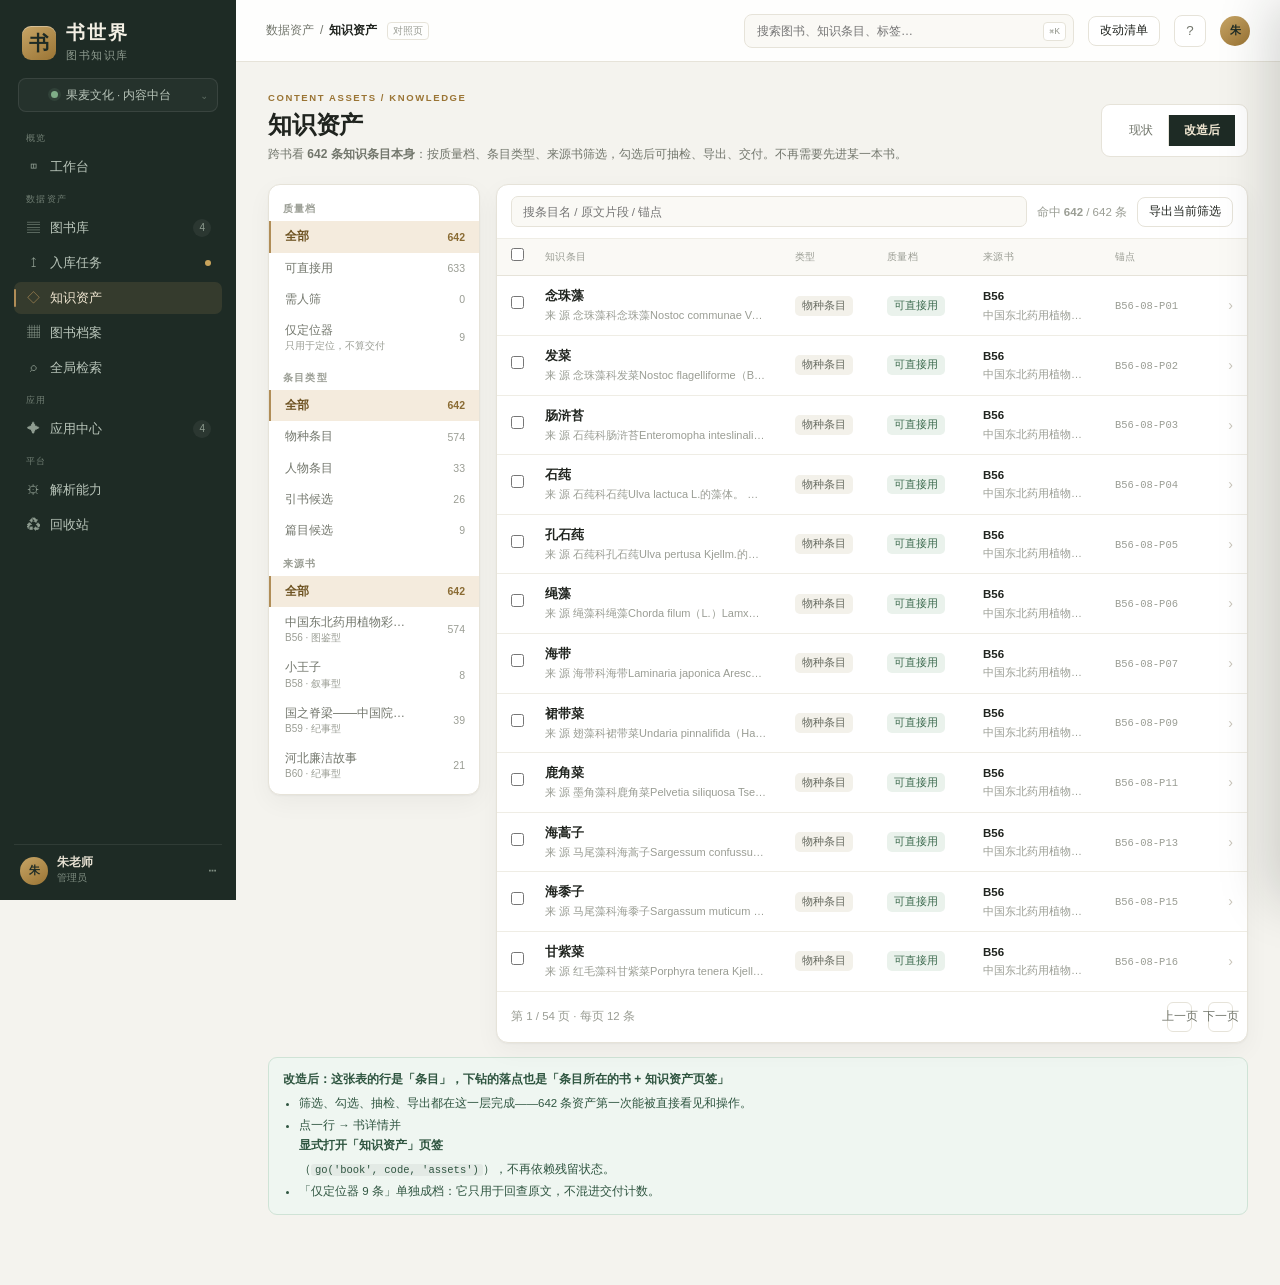
<file: app/static/demo/index.html>
<!DOCTYPE html>
<html lang="zh-CN">
<head>
<meta charset="utf-8">
<meta name="viewport" content="width=device-width, initial-scale=1">
<title>知识资产 / 图书档案 · 改造对照</title>
<link rel="stylesheet" href="../app.css">
<style>
/* ——— 仅本对照页使用 ——— */
.dm-bar{display:flex;align-items:center;gap:10px;flex-wrap:wrap;padding:9px 14px;border:1px solid #DCE6DE;
  background:linear-gradient(180deg,#F7FBF8,#F1F7F3);border-radius:10px;margin-bottom:18px;font-size:12px;color:#3D6B4F}
.dm-bar b{color:#274A36}
.dm-bar .sp{margin-left:auto}
.seg{display:inline-flex;border:1px solid var(--line);background:#fff;border-radius:9px;overflow:hidden;flex-shrink:0}
.seg button{border:0;background:transparent;padding:7px 15px;font-size:12px;color:var(--muted);cursor:pointer;font-family:inherit;white-space:nowrap}
.seg button+button{border-left:1px solid var(--line)}
.seg button.on{background:var(--brand);color:#F1E7D2;font-weight:600}
.note{border-radius:9px;padding:11px 14px;font-size:11.5px;line-height:1.75;margin:14px 0 0}
.note.bad{background:#FCF1EE;border:1px solid #F0D6CF;color:#7C3B2E}
.note.good{background:#EFF6F1;border:1px solid #CFE3D6;color:#2F5540}
.note b{display:block;font-size:12px;margin-bottom:3px}
.note ul{margin:0;padding-left:16px}
.note li{margin:2px 0}
.note code{background:rgba(0,0,0,.05);border-radius:3px;padding:0 4px;font-size:10.5px}

.dm-split{display:grid;grid-template-columns:212px minmax(0,1fr);gap:16px;align-items:start}
.rail{padding:6px 0}
.rail h3{font-size:10px;letter-spacing:1.2px;color:var(--faint);text-transform:uppercase;font-weight:600;padding:10px 14px 4px}
.rail .ri{display:flex;align-items:center;gap:8px;padding:6px 14px;font-size:12px;color:var(--muted);cursor:pointer;border-left:2px solid transparent}
.rail .ri:hover{background:#FBFAF6;color:var(--ink)}
.rail .ri.on{background:var(--gold-soft);color:#6E5322;border-left-color:var(--gold);font-weight:600}
.rail .ri .n{margin-left:auto;font-size:10.5px;color:var(--faint)}
.rail .ri.on .n{color:#8A6B33}
.rail .ri small{display:block;font-size:10px;color:var(--faint);font-weight:400;margin-top:-2px}

.toolbar{display:flex;align-items:center;gap:10px;padding:11px 14px;border-bottom:1px solid var(--line2);flex-wrap:wrap}
.toolbar .search{flex:1;min-width:180px}
.toolbar .cnt{font-size:11.5px;color:var(--faint);white-space:nowrap}

.card-row{display:flex;gap:10px;align-items:flex-start}
.card-row input[type=checkbox]{margin-top:4px;flex-shrink:0;accent-color:#B08D57}
.card-main{min-width:0;flex:1}
.dm-table{table-layout:fixed;width:100%}
.dm-table td,.dm-table th{overflow:hidden}
.card-main b{font-size:12.5px;font-weight:600;display:block;overflow:hidden;text-overflow:ellipsis;white-space:nowrap}
.card-main span{display:block;font-size:11px;color:var(--faint);overflow:hidden;text-overflow:ellipsis;white-space:nowrap;margin-top:1px}
.mono{font-family:ui-monospace,SFMono-Regular,Menlo,monospace;font-size:10.5px;color:var(--faint)}

.selbar{position:sticky;bottom:0;display:flex;align-items:center;gap:10px;padding:11px 14px;background:#1E2B25;color:#EDE7D8;border-radius:0 0 10px 10px;font-size:12px}
.selbar b{color:#fff}
.selbar .sp{margin-left:auto}
.selbar .btn{height:29px;font-size:11.5px;background:transparent;border-color:rgba(255,255,255,.28);color:#EDE7D8}
.selbar .btn:hover{border-color:var(--gold);color:#fff}
.pager{display:flex;align-items:center;gap:8px;padding:10px 14px;border-top:1px solid var(--line2);font-size:11.5px;color:var(--faint)}
.pager .sp{margin-left:auto}
.pager .btn+.btn{margin-left:8px}

.evt{display:flex;align-items:flex-start;gap:11px;padding:11px 14px;border-bottom:1px solid var(--line2);cursor:pointer}
.evt:hover{background:#FBFAF6}
.evt:last-child{border-bottom:0}
.evt .when{width:96px;flex-shrink:0;font-size:11px;color:var(--faint);padding-top:2px}
.evt .who{flex:1;min-width:0}
.evt .who b{font-size:12.5px;font-weight:600}
.evt .who .d{font-size:11.5px;color:var(--muted);margin-top:2px}
.evt .who .d em{font-style:normal;color:var(--ink);background:#F4F2EA;border-radius:3px;padding:0 4px;font-family:ui-monospace,Menlo,monospace;font-size:10.5px}
.chips{display:flex;gap:6px;flex-wrap:wrap;padding:12px 14px;border-bottom:1px solid var(--line2)}
.chip{font-size:11.5px;padding:4px 11px;border:1px solid var(--line);border-radius:14px;background:#fff;color:var(--muted);cursor:pointer}
.chip.on{background:var(--brand);border-color:var(--brand);color:#F1E7D2;font-weight:600}

#drawer{position:fixed;inset:0 0 0 auto;width:430px;max-width:92vw;background:#fff;box-shadow:-18px 0 50px rgba(20,26,22,.18);
  transform:translateX(102%);transition:transform .22s ease;z-index:60;display:flex;flex-direction:column}
#drawer.open{transform:none}
#drawer .dh{display:flex;align-items:center;gap:10px;padding:16px 18px;border-bottom:1px solid var(--line)}
#drawer .dh b{font-size:13px}
#drawer .dh .x{margin-left:auto;border:0;background:transparent;font-size:18px;color:var(--faint);cursor:pointer;line-height:1}
#drawer .dc{padding:16px 18px;overflow:auto;flex:1}
#drawer .df{padding:12px 18px;border-top:1px solid var(--line);display:flex;gap:8px}
.tabs-demo{display:flex;gap:2px;border-bottom:1px solid var(--line);margin:14px 0 12px}
.tabs-demo span{padding:7px 11px;font-size:11.5px;color:var(--faint);border-bottom:2px solid transparent;white-space:nowrap}
.tabs-demo span.on{color:#1E2B25;font-weight:600;border-bottom-color:#B08D57}
.tabs-demo span .arw{color:#B08D57;margin-right:3px}
.intent{background:#1E2B25;color:#DCD5C4;border-radius:8px;padding:10px 12px;font-family:ui-monospace,Menlo,monospace;font-size:11px;line-height:1.7;overflow:auto}
.intent .k{color:#C9A45C}
.intent .del{color:#C98A7E;text-decoration:line-through}
.mask{position:fixed;inset:0;background:rgba(20,26,22,.28);opacity:0;pointer-events:none;transition:opacity .2s;z-index:55}
.mask.on{opacity:1;pointer-events:auto}
@media (max-width:1080px){.dm-split{grid-template-columns:1fr}.rail{display:none}}
</style>
</head>
<body>
<div class="shell">
  <aside class="sidebar">
    <div class="brand"><div class="brand-mark">书</div><div><b>书世界</b><span>图书知识库</span></div></div>
    <div class="workspace"><span class="ws-dot"></span>果麦文化 · 内容中台<span>⌄</span></div>
    <nav>
      <div class="nav-label">概览</div>
      <div class="nav-item" onclick="alert('对照页只做「知识资产 / 图书档案」两页')"><span class="ico">◫</span><span>工作台</span></div>
      <div class="nav-label">数据资产</div>
      <div class="nav-item" onclick="alert('对照页只做「知识资产 / 图书档案」两页')"><span class="ico">▤</span><span>图书库</span><span class="count" id="navBookCount">4</span></div>
      <div class="nav-item" onclick="alert('对照页只做「知识资产 / 图书档案」两页')"><span class="ico">↥</span><span>入库任务</span><span class="dot"></span></div>
      <div class="nav-item" data-sec="assets"><span class="ico">◇</span><span>知识资产</span></div>
      <div class="nav-item" data-sec="archive"><span class="ico">▦</span><span>图书档案</span></div>
      <div class="nav-item" onclick="alert('对照页只做「知识资产 / 图书档案」两页')"><span class="ico">⌕</span><span>全局检索</span></div>
      <div class="nav-label">应用</div>
      <div class="nav-item" onclick="alert('对照页只做「知识资产 / 图书档案」两页')"><span class="ico">✦</span><span>应用中心</span><span class="count">4</span></div>
      <div class="nav-label">平台</div>
      <div class="nav-item" onclick="alert('对照页只做「知识资产 / 图书档案」两页')"><span class="ico">⚙</span><span>解析能力</span></div>
      <div class="nav-item" onclick="alert('对照页只做「知识资产 / 图书档案」两页')"><span class="ico">♻</span><span>回收站</span></div>
    </nav>
    <div class="sidebar-foot"><div class="avatar">朱</div><div><b>朱老师</b><small>管理员</small></div><span class="more">⋯</span></div>
  </aside>

  <div class="main">
    <header class="topbar">
      <div class="crumb" id="crumb"></div>
      <div class="top-search"><input id="globalQ" placeholder="搜索图书、知识条目、标签…" onkeydown="if(event.key==='Enter')location.hash='#assets-new'"><kbd>⌘K</kbd></div>
      <button class="btn sm" onclick="location.hash='#changes'">改动清单</button>
      <button class="icon-btn" title="帮助">?</button>
      <div class="avatar">朱</div>
    </header>
    <main class="view" id="view"></main>
  </div>
</div>

<div class="mask" id="mask" onclick="closeDrawer()"></div>
<aside id="drawer" aria-hidden="true">
  <div class="dh"><b>落点演示</b><span class="faint" style="font-size:11px">点一行之后会到哪</span><button class="x" onclick="closeDrawer()">×</button></div>
  <div class="dc" id="drawerBody"></div>
  <div class="df"><button class="btn ghost" onclick="closeDrawer()">关闭</button><span class="faint" style="font-size:10.5px;line-height:1.5">这是对照页，不会真的跳转；<br>只演示改造后落点带不带意图的差别。</span></div>
</aside>

<script src="data.js"></script>
<script>
const D=window.DEMO;
const S={sec:'assets',mode:'new',tier:'',type:'',code:'',q:'',page:1,sel:new Set(),ev:'all'};
const BOOKS=D.books, CARDS=D.cards, EVENTS=D.events, ST=D.stats;

const esc=s=>String(s==null?'':s).replace(/[&<>"]/g,c=>({'&':'&amp;','<':'&lt;','>':'&gt;','"':'&quot;'}[c]));
const num=n=>(n==null?'—':Number(n).toLocaleString('en-US'));
const clip=(s,n)=>{s=String(s||'');return s.length>n?s.slice(0,n)+'…':s};
const TITLES=(()=>{const m={};EVENTS.filter(e=>e.detail&&e.detail.title).forEach(e=>m[e.code]=e.detail.title);BOOKS.forEach(b=>m[b.code]=b.book);return m;})();
const bookOf=code=>({book:TITLES[code]||code,code:code,prototype:(BOOKS.find(b=>b.code===code)||{}).prototype||''});
const TIERCLS={'可直接用':'p1','需人筛':'p2','仅定位器':'p3'};
const EVMETA={
  upload:{t:'上传入库',cls:'p1'}, delete:{t:'删除',cls:'p5'}, restore:{t:'恢复',cls:'p2'},
  clc:{t:'分类变更',cls:'p4'}, confirm:{t:'人工确认',cls:'p1'}, settings:{t:'能力配置',cls:'p3'}
};

/* ============ 路由 ============ */
function route(){
  const h=(location.hash||'#assets-new').replace(/^#/,'');
  if(h==='changes'){S.sec='changes';S.mode='';}
  else{const [sec,mode]=h.split('-');S.sec=sec||'assets';S.mode=mode==='now'?'now':'new';}
  document.querySelectorAll('.nav-item[data-sec]').forEach(x=>x.classList.toggle('on',x.dataset.sec===S.sec));
  render();
  window.scrollTo(0,0);
}
window.addEventListener('hashchange',route);

function crumb(html){document.getElementById('crumb').innerHTML=html;}
function seg(){return `<div class="seg">
  <button class="${S.mode==='now'?'on':''}" onclick="location.hash='#${S.sec}-now'">现状</button>
  <button class="${S.mode==='new'?'on':''}" onclick="location.hash='#${S.sec}-new'">改造后</button></div>`;}

/* ============ 知识资产 · 现状 ============ */
function assetsNow(){
  const rows=BOOKS.slice().sort((a,b)=>b.cards-a.cards);
  return `
  <div class="page-head">
    <div><div class="eyebrow">Content Assets / Knowledge</div><h1>知识资产</h1>
      <p>按图书查看可交付的知识条目与标签；后续可在这里做抽检、导出、交付。</p></div>
    <div class="head-actions">${seg()}</div>
  </div>
  <div class="kpis">
    <div class="kpi"><div class="k">知识条目</div><div class="v">${num(ST.cards)}</div><div class="d">可直接用 ${num(ST.usable)} 条</div></div>
    <div class="kpi"><div class="k">需人工筛选</div><div class="v">${num(ST.review)}</div><div class="d">语义需要人过一遍</div></div>
    <div class="kpi"><div class="k">索引定位</div><div class="v">${num(ST.locator)}</div><div class="d">只用于定位，不算交付资产</div></div>
    <div class="kpi"><div class="k">标签</div><div class="v">${num(ST.tags)}</div><div class="d">标签体系</div></div>
  </div>
  <section class="panel">
    <div class="panel-head"><div><h2>按图书查看</h2><div class="sub">按知识条目数排序，点书名进入知识资产页签</div></div></div>
    <table class="table"><thead><tr><th>图书</th><th>类型</th><th class="num">知识条目</th><th class="num">可直接用</th><th class="num">标签</th><th></th></tr></thead>
    <tbody>${rows.map(b=>`<tr onclick="openDrawer('now','${b.code}')"><td><div class="bookcell"><div class="mini-cover">${esc(b.book[0])}</div><div><b>${esc(clip(b.book,18))}</b><span>${esc(b.code)}</span></div></div></td>
      <td><span class="pill ${b.prototype}">${esc(b.prototype)} ${esc(b.prototype_name||'')}</span></td>
      <td class="num">${num(b.cards)}</td><td class="num">${num(b.usable)}</td><td class="num">${num(b.tags)}</td><td class="chev">›</td></tr>`).join('')}</tbody></table>
  </section>
  <div class="note bad"><b>现状的问题：这张表的行是「书」，不是「条目」</b>
    <ul>
      <li>4 行数据来自与<a onclick="location.hash='#assets-new'">「图书库」</a>同一个 <code>state.books</code>，只换了排序和列顺序。</li>
      <li>点任意一行 → <code>go('book', code)</code> → 落在书详情，页签取的是全局残留的 <code>state.detailTab</code>，和本页标题无关。</li>
      <li>结果：页面叫「知识资产」，但 ${num(ST.cards)} 条资产一条都没出现；最该做的「抽检 / 导出 / 交付」在这一层没有操作对象。</li>
    </ul></div>`;
}

/* ============ 知识资产 · 改造后 ============ */
function filtered(){
  return CARDS.filter(c=>
    (!S.tier||c.tier===S.tier)&&(!S.type||c.t===S.type)&&(!S.code||c.code===S.code)&&
    (!S.q||((c.name||'')+c.ex+(c.book||'')+c.anchor).toLowerCase().includes(S.q.toLowerCase())));
}
function assetsNew(){
  const rows=filtered();
  const PER=12, pages=Math.max(1,Math.ceil(rows.length/PER));
  S.page=Math.min(S.page,pages);
  const pageRows=rows.slice((S.page-1)*PER,S.page*PER);
  const cntTier=t=>t?CARDS.filter(c=>c.tier===t).length:CARDS.length;
  const types=[...new Set(CARDS.map(c=>c.t))].map(t=>[t,CARDS.filter(c=>c.t===t).length]).sort((a,b)=>b[1]-a[1]);
  return `
  <div class="page-head">
    <div><div class="eyebrow">Content Assets / Knowledge</div><h1>知识资产</h1>
      <p>跨书看 <b>${num(ST.cards)} 条知识条目本身</b>：按质量档、条目类型、来源书筛选，勾选后可抽检、导出、交付。不再需要先进某一本书。</p></div>
    <div class="head-actions">${seg()}</div>
  </div>
  <div class="dm-split">
    <aside class="panel rail">
      <h3>质量档</h3>
      <div class="ri ${S.tier===''?'on':''}" onclick="setF('tier','')"><span>全部</span><span class="n">${num(CARDS.length)}</span></div>
      ${['可直接用','需人筛','仅定位器'].map(t=>`<div class="ri ${S.tier===t?'on':''}" onclick="setF('tier','${t}')">
        <span>${t}${t==='仅定位器'?'<small>只用于定位，不算交付</small>':''}</span><span class="n">${num(cntTier(t))}</span></div>`).join('')}
      <h3>条目类型</h3>
      <div class="ri ${S.type===''?'on':''}" onclick="setF('type','')"><span>全部</span><span class="n">${num(CARDS.length)}</span></div>
      ${types.map(([t,n])=>`<div class="ri ${S.type===t?'on':''}" onclick="setF('type','${t}')"><span>${esc(t)}</span><span class="n">${num(n)}</span></div>`).join('')}
      <h3>来源书</h3>
      <div class="ri ${S.code===''?'on':''}" onclick="setF('code','')"><span>全部</span><span class="n">${num(CARDS.length)}</span></div>
      ${BOOKS.map(b=>`<div class="ri ${S.code===b.code?'on':''}" onclick="setF('code','${b.code}')" title="${esc(b.book)}">
        <span style="overflow:hidden;text-overflow:ellipsis;white-space:nowrap">${esc(clip(b.book,9))}<small>${esc(b.code)} · ${esc(b.prototype_name||b.prototype)}</small></span>
        <span class="n">${num(b.cards)}</span></div>`).join('')}
    </aside>

    <section class="panel" style="overflow:hidden">
      <div class="toolbar">
        <div class="search"><input id="q" placeholder="搜条目名 / 原文片段 / 锚点" value="${esc(S.q)}" oninput="setQ(this.value)"></div>
        <span class="cnt">命中 <b>${num(rows.length)}</b> / ${num(CARDS.length)} 条</span>
        <button class="btn sm ghost" onclick="alert('演示：把当前筛选结果导出为 JSONL，字段与 /api/book/cards 一致')">导出当前筛选</button>
      </div>
      <table class="table dm-table"><thead><tr>
        <th style="width:34px"><input type="checkbox" onchange="selAll(this.checked)"></th>
        <th>知识条目</th><th style="width:92px">类型</th><th style="width:96px">质量档</th>
        <th style="width:132px">来源书</th><th style="width:112px">锚点</th><th style="width:34px"></th></tr></thead>
        <tbody>${pageRows.length?pageRows.map(c=>`<tr>
          <td><input type="checkbox" ${S.sel.has(c.id)?'checked':''} onclick="event.stopPropagation()" onchange="toggleSel('${c.id}',this.checked)"></td>
          <td onclick="openDrawer('entry','${c.id}')"><div class="card-row"><div class="card-main">
            <b>${esc(c.name||c.id)}</b><span>${esc(clip(c.ex,96))}</span></div></div></td>
          <td><span class="pill">${esc(c.t)}</span></td>
          <td><span class="pill ${TIERCLS[c.tier]||''}">${esc(c.tier||'—')}</span></td>
          <td title="${esc(c.book)}"><div class="card-main"><b style="font-size:11.5px">${esc(c.code)}</b><span>${esc(clip(c.book,8))}</span></div></td>
          <td><span class="mono">${esc(c.anchor)}</span></td>
          <td class="chev" onclick="openDrawer('entry','${c.id}')">›</td></tr>`).join('')
          :`<tr><td colspan="7"><div class="empty">没有命中的条目</div></td></tr>`}</tbody></table>
      ${S.sel.size?`<div class="selbar"><b>已选 ${S.sel.size} 条</b><span style="color:#A9B4A9">可直接用 ${[...S.sel].filter(id=>CARDS.find(c=>c.id===id).tier==='可直接用').length} · 仅定位器 ${[...S.sel].filter(id=>CARDS.find(c=>c.id===id).tier==='仅定位器').length}</span>
        <span class="sp"></span>
        <button class="btn" onclick="alert('演示：导出已选 ${S.sel.size} 条为 JSONL / CSV')">导出</button>
        <button class="btn" onclick="alert('演示：标记为需复核，写入操作记录')">标记需复核</button>
        <button class="btn" onclick="clearSel()">清除</button></div>`:''}
      <div class="pager"><span>第 ${S.page} / ${pages} 页 · 每页 ${PER} 条</span>
        <span class="sp"></span>
        <button class="btn sm ghost" ${S.page<=1?'disabled':''} onclick="setPage(${S.page-1})">上一页</button>
        <button class="btn sm ghost" ${S.page>=pages?'disabled':''} onclick="setPage(${S.page+1})">下一页</button></div>
    </section>
  </div>
  <div class="note good"><b>改造后：这张表的行是「条目」，下钻的落点也是「条目所在的书 + 知识资产页签」</b>
    <ul>
      <li>筛选、勾选、抽检、导出都在这一层完成——${num(ST.cards)} 条资产第一次能被直接看见和操作。</li>
      <li>点一行 → 书详情并<b>显式打开「知识资产」页签</b>（<code>go('book', code, 'assets')</code>），不再依赖残留状态。</li>
      <li>「仅定位器 ${num(ST.locator)} 条」单独成档：它只用于回查原文，不混进交付计数。</li>
    </ul></div>`;
}

/* ============ 图书档案 · 现状 ============ */
function archiveNow(){
  return `
  <div class="page-head">
    <div><div class="eyebrow">Operations / Archive</div><h1>图书档案</h1>
      <p>每本书的分类、内容结构、知识资产、能力边界与操作记录。点书名查看完整档案。</p></div>
    <div class="head-actions">${seg()}</div>
  </div>
  <section class="panel">
    <div class="filters"><div class="search"><input placeholder="搜索书名 / 编号 / 类型"></div><span class="faint">共 ${BOOKS.length} 本</span></div>
    <table class="table"><thead><tr><th>图书</th><th>图书分类</th><th>中图分类</th><th>状态</th><th class="num">内容段</th><th class="num">知识条目</th><th class="num">标签</th><th>入库时间</th><th></th></tr></thead>
    <tbody>${BOOKS.map(b=>`<tr onclick="openDrawer('now','${b.code}')">
      <td><div class="bookcell"><div class="mini-cover">${esc(b.book[0])}</div><div><b>${esc(clip(b.book,16))}</b><span>${esc(b.code)}</span></div></div></td>
      <td><span class="pill ${b.prototype}">${esc(b.prototype)} ${esc(b.prototype_name||'')}</span></td>
      <td>${b.clc?`<span class="clc-inline" title="${esc((b.clc['依据']||[]).join('；'))}">${esc(b.clc['代码'])} ${esc(b.clc['名称'])}</span>`:'<span class="faint">—</span>'}</td>
      <td><span class="status ok">已入库</span></td>
      <td class="num">${num(b.segments)}</td><td class="num">${num(b.cards)}</td><td class="num">${num(b.tags)}</td>
      <td class="faint">${esc((b.added_at||'').replace('T',' ').slice(0,10))}</td><td class="chev">›</td></tr>`).join('')}</tbody></table>
  </section>
  <div class="note bad"><b>现状的问题：和「图书库」的差别只剩一列中图分类</b>
    <ul>
      <li>列几乎完全一致（图书 / 分类 / 状态 / 段数 / 条目 / 标签 / 时间），点进去落点和图书库一样。</li>
      <li>「档案」本来的东西——分类依据、能力边界、${EVENTS.length} 条操作事件——在列表层一条都看不到。</li>
      <li>于是它回答不了自己最该回答的问题：<b>这本书为什么被判成 P11？昨天谁改过它的中图号？</b></li>
    </ul></div>`;
}

/* ============ 图书档案 · 改造后 ============ */
function evMatch(e){
  if(S.ev==='all')return true;
  if(S.ev==='risk')return ['delete','restore','confirm'].includes(e.event);
  return e.event===S.ev;
}
function evDetail(e){
  const d=e.detail||{};
  const T=(s)=>`<em>${esc(s)}</em>`;
  if(e.event==='upload')return `${T(d.format||'')} 入库 · 判型 ${T(d.prototype||'未定')} · 置信 ${T(d.confidence||'—')} · ${T((d.cards||0)+' 条')}知识条目`;
  if(e.event==='delete')return `移入回收站 ${T(d.trash_id||'')} · 底本${d.raw_moved?'已移出':'保留'} · 产物${d.out_moved?'已移出':'保留'}`;
  if(e.event==='restore')return `从回收站 ${T(d.trash_id||'')} 恢复并重跑 ${T(d.job||'')}`;
  if(e.event==='clc')return `中图分类改为 ${T((d['代码']||'')+' '+(d['名称']||''))}`;
  if(e.event==='confirm')return `人工确认为已入库 ${d.job==='manual'?'（手动）':'· 任务 '+T(d.job||'')}`;
  if(e.event==='settings')return `能力配置变更 · 任务 ${T(d.job||'')}`;
  return JSON.stringify(d);
}
function archiveNew(){
  const rows=EVENTS.filter(evMatch).slice().sort((a,b)=>b.time.localeCompare(a.time));
  const cnt=k=>EVENTS.filter(e=>k==='all'?true:k==='risk'?['delete','restore','confirm'].includes(e.event):e.event===k).length;
  return `
  <div class="page-head">
    <div><div class="eyebrow">Operations / Archive</div><h1>图书档案</h1>
      <p>按事件看：谁在什么时候、对哪本书、改了什么。判型依据、中图改判、人工确认、删除与恢复都留痕，点一行回到那本书的操作记录页签。</p></div>
    <div class="head-actions">${seg()}</div>
  </div>
  <section class="panel">
    <div class="chips">
      <span class="chip ${S.ev==='all'?'on':''}" onclick="setEv('all')">全部 ${cnt('all')}</span>
      <span class="chip ${S.ev==='risk'?'on':''}" onclick="setEv('risk')">需要复核 ${cnt('risk')}</span>
      <span class="chip ${S.ev==='upload'?'on':''}" onclick="setEv('upload')">上传入库 ${cnt('upload')}</span>
      <span class="chip ${S.ev==='clc'?'on':''}" onclick="setEv('clc')">分类变更 ${cnt('clc')}</span>
      <span class="chip ${S.ev==='confirm'?'on':''}" onclick="setEv('confirm')">人工确认 ${cnt('confirm')}</span>
      <span class="chip ${S.ev==='delete'?'on':''}" onclick="setEv('delete')">删除 ${cnt('delete')}</span>
      <span class="chip ${S.ev==='restore'?'on':''}" onclick="setEv('restore')">恢复 ${cnt('restore')}</span>
      <span class="chip ${S.ev==='settings'?'on':''}" onclick="setEv('settings')">能力配置 ${cnt('settings')}</span>
    </div>
    <div>${rows.map((e,i)=>`<div class="evt" onclick="openDrawer('event','${e.time}|${e.code}|${i}')">
      <div class="when">${esc(e.time.replace('T',' ').slice(5,16))}</div>
      <div class="who"><b>${e.code==='_settings'?'全库':esc(bookOf(e.code).book)}</b>
        <span class="pill ${EVMETA[e.event]?.cls||''}" style="margin-left:6px">${EVMETA[e.event]?.t||e.event}</span>
        <div class="d">${evDetail(e)}</div></div>
      <span class="chev">›</span></div>`).join('')||'<div class="empty">这个筛选下没有事件</div>'}</div>
  </section>
  <div class="note good"><b>改造后：这张表的行是「事件」，落点固定是那本书的「操作记录」页签</b>
    <ul>
      <li>${EVENTS.length} 条真实事件一次看全：B60 的中图号改过两次（K → D → D）、B56 删了又恢复、B61–B63 是测试书已删。</li>
      <li>「需要复核」一眼筛出 ${cnt('risk')} 条（删除 / 恢复 / 人工确认）——审计和排障的入口在这里，不在书列表里。</li>
      <li>点一行 → <code>go('book', code, 'records')</code>，定位到该书操作记录并高亮这条事件。</li>
    </ul></div>`;
}

/* ============ 改动清单 ============ */
function changes(){
  return `
  <div class="page-head"><div><div class="eyebrow">Redesign Note</div><h1>改什么、为什么</h1>
    <p>三个入口要成立，必须让它们的行是不同的对象。下面是这一版与现网的差异。</p></div></div>
  <section class="panel"><table class="table"><thead><tr><th>页面</th><th>现状的行</th><th>改造后的行</th><th>落点</th></tr></thead><tbody>
    <tr><td><b>图书库</b></td><td>书</td><td>书（不动）</td><td>书详情 · 概览</td></tr>
    <tr><td><b>知识资产</b></td><td><span class="pill p5">书</span> 与图书库同表</td><td><span class="pill p1">知识条目</span> 642 条</td><td>书详情 · 知识资产页签</td></tr>
    <tr><td><b>图书档案</b></td><td><span class="pill p5">书</span> 与图书库同表</td><td><span class="pill p1">操作事件</span> 22 条</td><td>书详情 · 操作记录页签</td></tr>
    <tr><td><b>全局检索</b></td><td>查询</td><td>查询（不动）</td><td>书详情</td></tr>
  </tbody></table></section>
  <div class="note good" style="margin-top:16px"><b>要改的三处代码</b>
    <ul>
      <li><code>go(view,arg,tab)</code> + <code>renderBook(v,code,tab)</code>：进入时显式设 <code>state.detailTab</code>，不再用全局残留值。约 20 行。</li>
      <li><code>renderAssets</code>：换成 <code>/api/book/cards</code> 的全库分页列表（后端已有 <code>offset/limit/by_type/by_tier</code>），加质量档/类型/来源书筛选与导出。约 150 行。</li>
      <li><code>renderArchive</code>：换成 <code>app/data/operations.jsonl</code> 的事件流（后端已有，<code>store</code> 里读一次即可），加「需要复核」筛选。约 80 行。</li>
    </ul></div>`;
}

/* ============ 交互 ============ */
function setF(k,v){S[k]=v;S.page=1;render();}
function setQ(v){S.q=v;S.page=1;render();document.getElementById('q').focus();document.getElementById('q').setSelectionRange(v.length,v.length);}
function setPage(p){S.page=p;render();}
function setEv(k){S.ev=k;render();}
function toggleSel(id,on){on?S.sel.add(id):S.sel.delete(id);render();}
function selAll(on){const rows=filtered().slice((S.page-1)*PER,S.page*PER);rows.forEach(r=>on?S.sel.add(r.id):S.sel.delete(r.id));render();}
function clearSel(){S.sel.clear();render();}

function openDrawer(kind,arg){
  const body=document.getElementById('drawerBody');let html='';
  if(kind==='now'){
    const b=bookOf(arg);
    html=`<div class="faint" style="font-size:11px;margin-bottom:8px">现状：从「${S.sec==='archive'?'图书档案':'知识资产'}」点这行</div>
    <div style="display:flex;gap:11px;align-items:center;margin-bottom:14px">
      <div class="mini-cover" style="width:40px;height:52px;font-size:16px">${esc(b.book[0])}</div>
      <div><b style="font-size:13px">${esc(b.book)}</b><div class="mono">${esc(b.code)} · ${esc(b.prototype)} ${esc(b.prototype_name||'')}</div></div></div>
    <div class="tabs-demo"><span class="">概览</span><span>知识资产</span><span>标签体系</span><span>原文</span><span>操作记录</span></div>
    <div class="note bad" style="margin:0"><b>落到「概览」——但这是碰巧</b>
      <code>state.detailTab</code> 是全局变量，导航时不重置。你上一个动作若停在「标签体系」，这里打开的也是「标签体系」。<br>
      入口带的信息（我是从「知识资产」还是「图书档案」进来的）在这里已经丢了。</div>
    <div class="intent" style="margin-top:12px"><span class="del">go('book','${esc(b.code)}')</span></div>`;
  }else if(kind==='entry'){
    const c=CARDS.find(x=>x.id===arg);const b=bookOf(c.code);
    html=`<div class="faint" style="font-size:11px;margin-bottom:8px">改造后：从「知识资产」点这一条</div>
    <div style="font-size:13px;font-weight:600;margin-bottom:3px">${esc(c.name||c.id)}</div>
    <div class="mono" style="margin-bottom:10px">${esc(c.id)} · ${esc(c.t)} · ${esc(c.tier)} · ${esc(c.anchor)}</div>
    <div style="font-size:11.5px;color:#4F544B;background:#FBFAF6;border:1px solid var(--line2);border-radius:8px;padding:10px 12px;line-height:1.75">${esc(clip(c.ex,220))}</div>
    <div style="display:flex;gap:11px;align-items:center;margin:14px 0 4px">
      <div class="mini-cover" style="width:34px;height:44px;font-size:14px">${esc(b.book[0])}</div>
      <div><b style="font-size:12.5px">${esc(b.book)}</b><div class="mono">${esc(c.code)}</div></div></div>
    <div class="tabs-demo"><span>概览</span><span class="on"><span class="arw">→</span>知识资产</span><span>标签体系</span><span>原文</span><span>操作记录</span></div>
    <div class="note good" style="margin:0"><b>直接落在「知识资产」页签</b>并且预置了筛选：这条 <span class="mono">${esc(c.id)}</span> 立在第一条，返回时还是同一批筛选结果。</div>
    <div class="intent" style="margin-top:12px"><span class="k">go</span>('book','${esc(c.code)}',<span class="k">'assets'</span>)</div>`;
  }else{
    const [time,code]=arg.split('|');const e=EVENTS.find(x=>x.time===time&&x.code===code);
    const b=bookOf(e.code);
    html=`<div class="faint" style="font-size:11px;margin-bottom:8px">改造后：从「图书档案」点这一条</div>
    <div style="display:flex;align-items:center;gap:8px;margin-bottom:6px"><span class="pill ${EVMETA[e.event]?.cls||''}">${EVMETA[e.event]?.t||e.event}</span>
      <span class="mono">${esc(e.time.replace('T',' ').slice(0,16))}</span></div>
    <div style="font-size:11.5px;color:#4F544B;background:#FBFAF6;border:1px solid var(--line2);border-radius:8px;padding:10px 12px;line-height:1.75">${evDetail(e)}</div>
    <div style="display:flex;gap:11px;align-items:center;margin:14px 0 4px">
      <div class="mini-cover" style="width:34px;height:44px;font-size:14px">${esc(b.book[0])}</div>
      <div><b style="font-size:12.5px">${e.code==='_settings'?'全库设置':esc(b.book)}</b><div class="mono">${esc(e.code)}</div></div></div>
    <div class="tabs-demo"><span>概览</span><span>知识资产</span><span>标签体系</span><span>原文</span><span class="on"><span class="arw">→</span>操作记录</span></div>
    <div class="note good" style="margin:0"><b>直接落在「操作记录」页签</b>，并滚到这一条、临时高亮它所在的那一行。</div>
    <div class="intent" style="margin-top:12px"><span class="k">go</span>('book','${esc(e.code)}',<span class="k">'records'</span>)<br><span style="color:#8C9A8D">                 ↑ 并带 event_time 做高亮</span></div>`;
  }
  body.innerHTML=html;
  document.getElementById('drawer').classList.add('open');
  document.querySelector('.mask').classList.add('on');
}
function closeDrawer(){document.getElementById('drawer').classList.remove('open');document.querySelector('.mask').classList.remove('on');}
document.addEventListener('keydown',e=>{if(e.key==='Escape')closeDrawer();});

/* ============ 渲染 ============ */
function render(){
  const v=document.getElementById('view');
  if(S.sec==='changes'){crumb('<span>对照页</span><span>/</span><b>改动清单</b>');v.innerHTML=changes();return;}
  if(S.sec==='assets'){
    crumb(`<span>数据资产</span><span>/</span><b>知识资产</b><span class="faint" style="font-size:10px;border:1px solid var(--line);border-radius:4px;padding:0 5px;margin-left:4px">对照页</span>`);
    v.innerHTML=S.mode==='now'?assetsNow():assetsNew();
  }else{
    crumb(`<span>数据资产</span><span>/</span><b>图书档案</b><span class="faint" style="font-size:10px;border:1px solid var(--line);border-radius:4px;padding:0 5px;margin-left:4px">对照页</span>`);
    v.innerHTML=S.mode==='now'?archiveNow():archiveNew();
  }
}
route();
(function(){
  const m=new URLSearchParams(location.search).get('open');
  if(!m)return;
  const i=m.indexOf(':'); if(i<0)return;
  const kind=m.slice(0,i), arg=decodeURIComponent(m.slice(i+1));
  if(kind==='entry')openDrawer('entry',arg);
  else if(kind==='event')openDrawer('event',arg);
  else if(kind==='now')openDrawer('now',arg);
})();
</script>
</body>
</html>
</file>
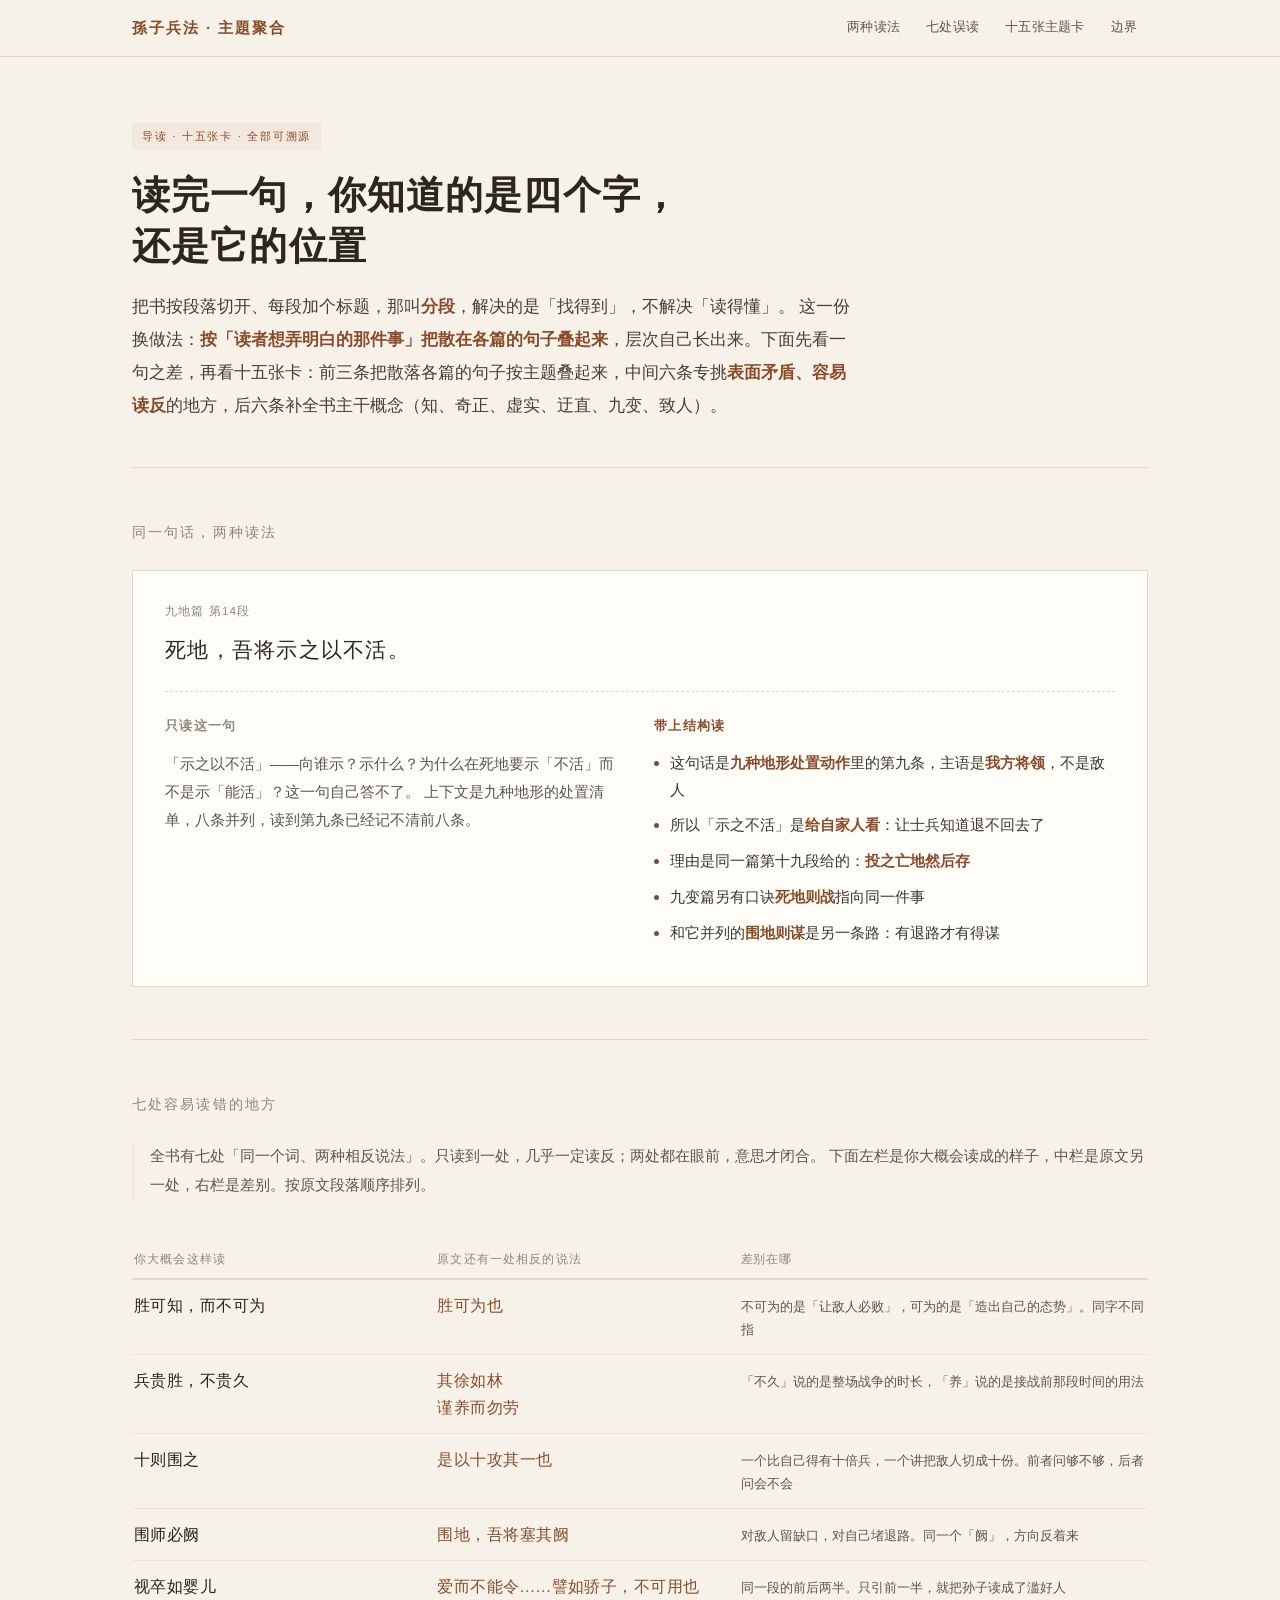
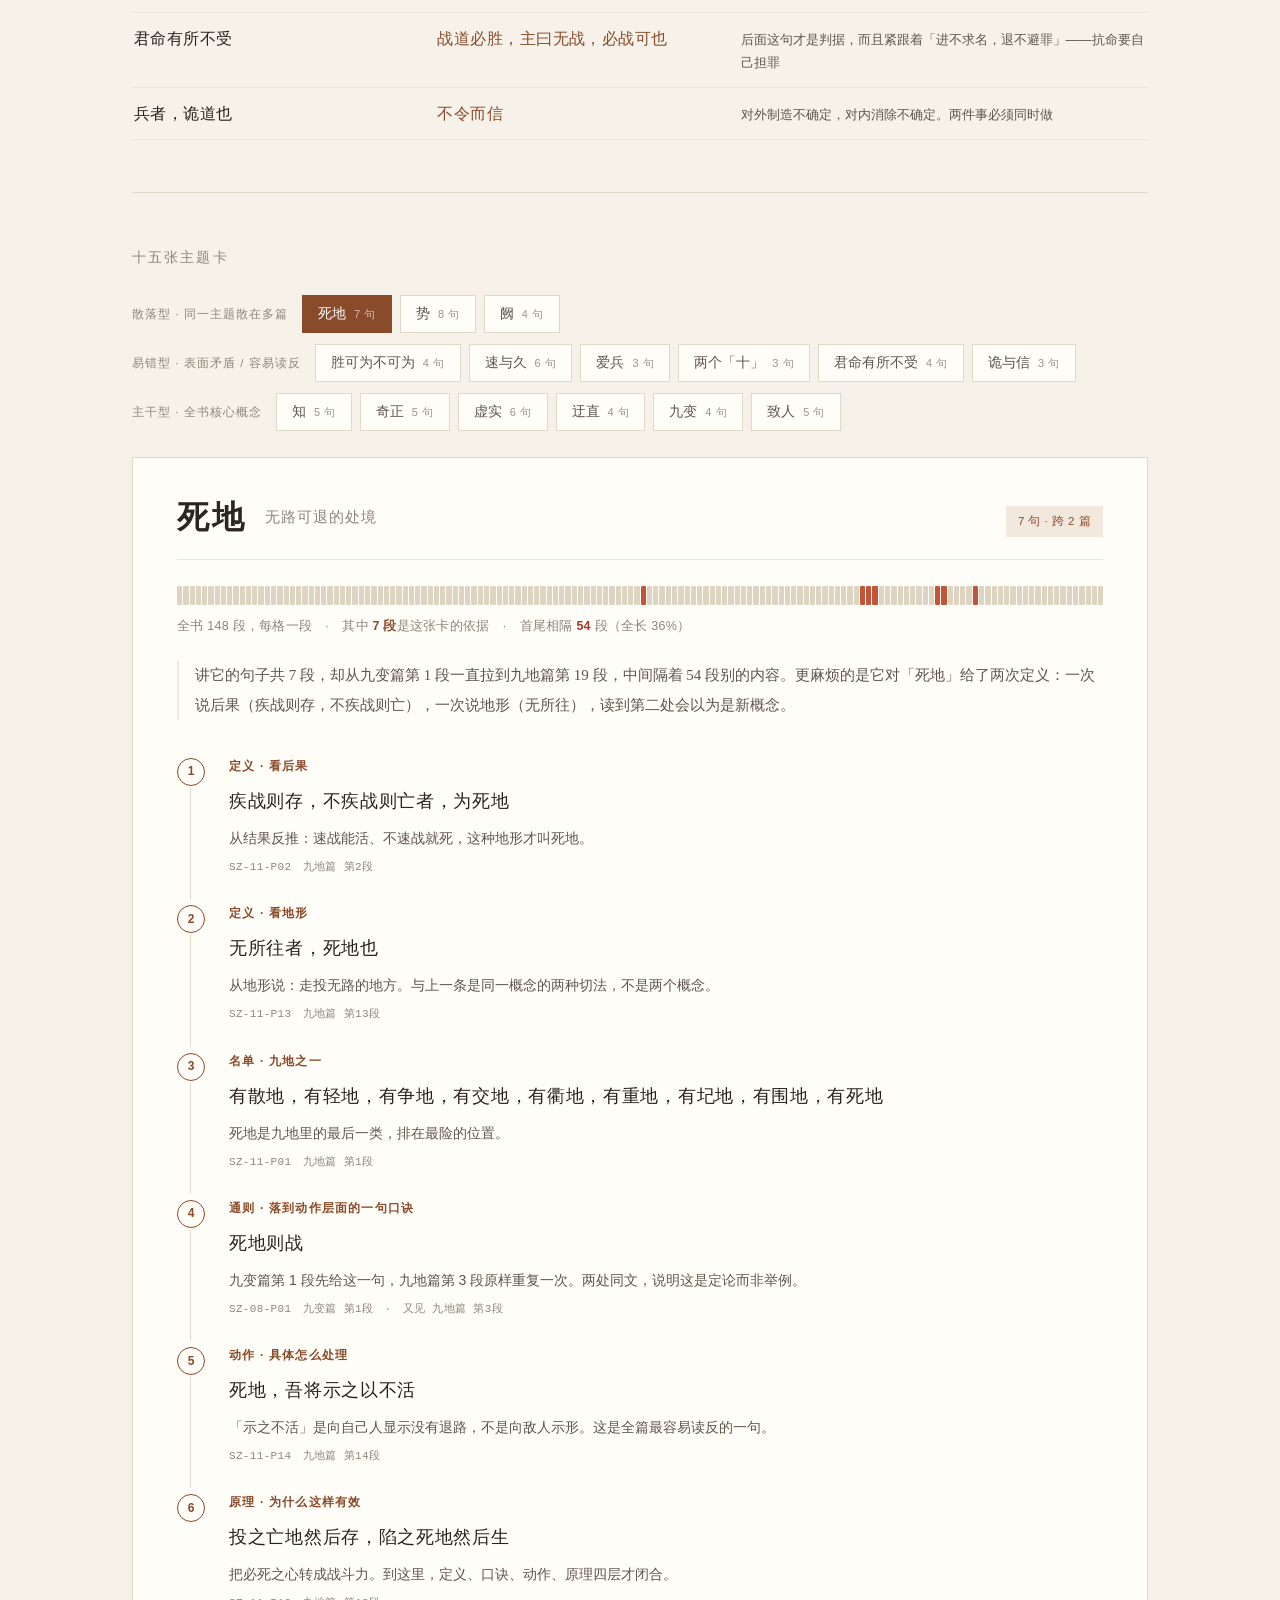
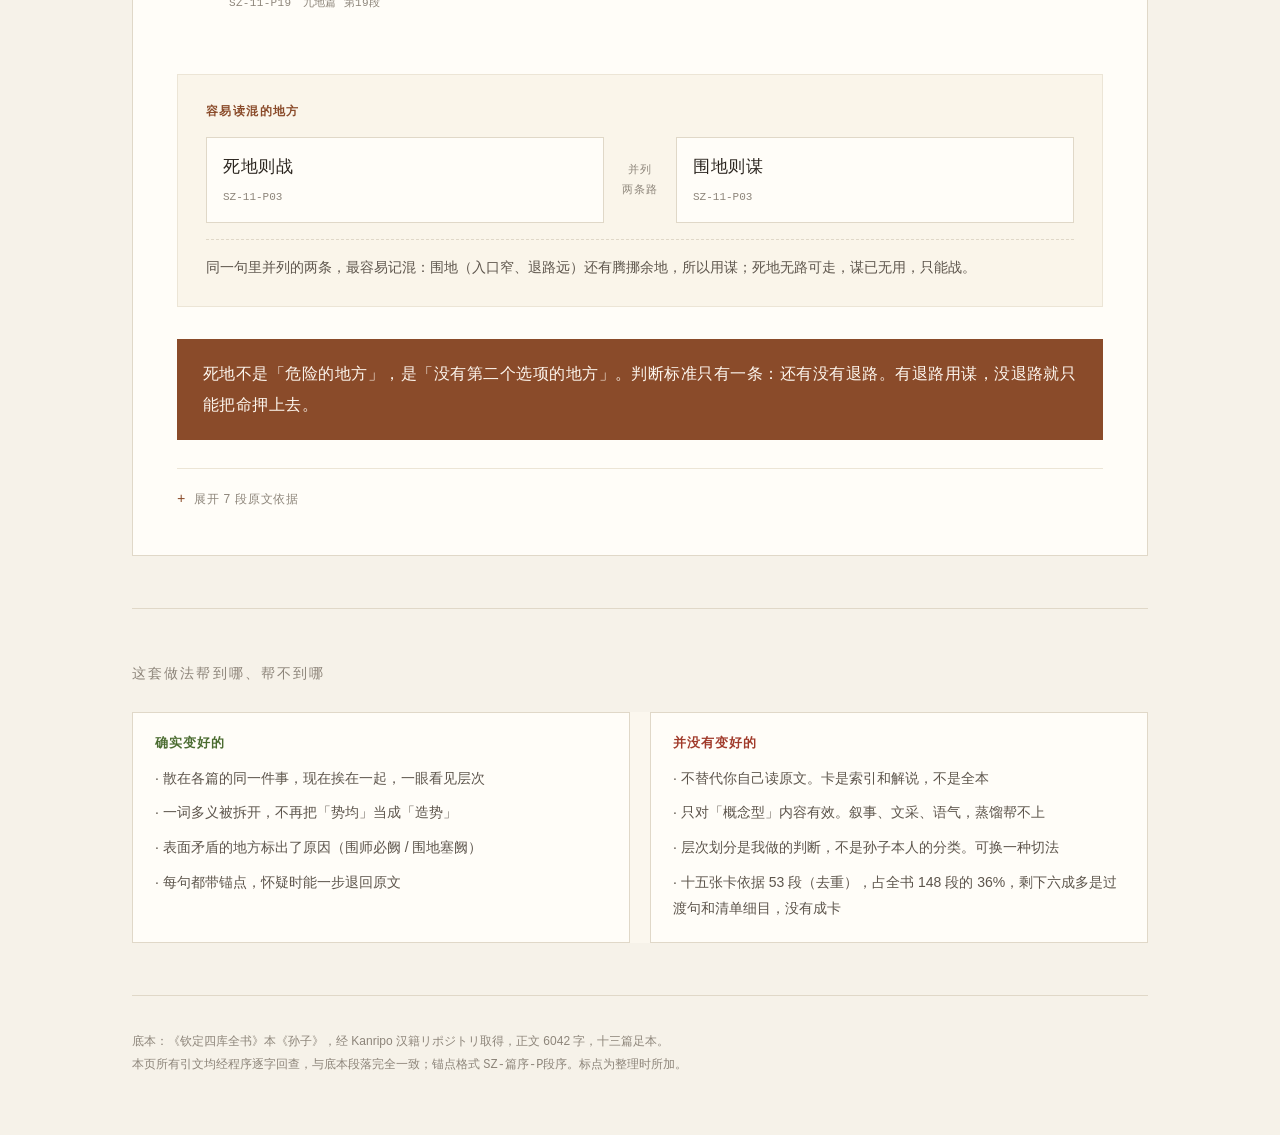
<file: 孙子兵法_主题聚合读法_样张.html>
<!DOCTYPE html>
<html lang="zh-Hans">
<head>
<meta charset="UTF-8">
<meta name="viewport" content="width=device-width,initial-scale=1">
<title>孙子兵法 · 主题聚合读法（样张）</title>
<style>
:root{
  --paper:#f6f2e9; --card:#fffdf8; --line:#e0d8c8; --line2:#ece5d6;
  --acc:#8a4b2a; --accl:#f3e8de; --ink:#2c2620; --sub:#5d554c; --faint:#8d857a;
  --mark:#f5e4c8; --serif:"Songti SC","STSong","SimSun",serif;
  --sans:-apple-system,"PingFang SC","Microsoft YaHei",sans-serif;
  --mono:"Consolas","Menlo",monospace;
}
*{box-sizing:border-box;margin:0;padding:0}
body{background:var(--paper);color:var(--ink);font-family:var(--serif);
  -webkit-font-smoothing:antialiased;line-height:1.75}
.wrap{max-width:1080px;margin:0 auto;padding:0 32px}

.top{border-bottom:1px solid var(--line);background:rgba(246,242,233,.94);
  position:sticky;top:0;z-index:20;backdrop-filter:blur(6px)}
.top .wrap{display:flex;align-items:center;justify-content:space-between;height:56px}
.brand{font-size:15px;letter-spacing:.14em;color:var(--acc);font-weight:700}
.top nav{display:flex;gap:4px}
.top nav a{font-family:var(--sans);font-size:12.5px;color:var(--sub);text-decoration:none;
  padding:6px 11px;border-radius:3px;letter-spacing:.02em}
.top nav a:hover{background:var(--accl);color:var(--acc)}

.hero{padding:64px 0 44px;border-bottom:1px solid var(--line)}
.tag{display:inline-block;font-family:var(--sans);font-size:11px;letter-spacing:.16em;
  color:var(--acc);background:var(--accl);padding:4px 10px;margin-bottom:20px}
h1{font-size:38px;line-height:1.34;letter-spacing:.03em;font-weight:700}
.lede{margin-top:18px;font-size:17px;line-height:1.95;color:#463e36;max-width:720px}
.lede b{color:var(--acc)}

section{padding:52px 0;border-bottom:1px solid var(--line)}
h2{font-size:14px;font-family:var(--sans);letter-spacing:.15em;color:var(--faint);
  font-weight:500;margin-bottom:26px;text-transform:uppercase}

.demo{background:var(--card);border:1px solid var(--line);padding:30px 32px}
.demo .q{font-size:21px;letter-spacing:.06em;line-height:1.9;margin-bottom:24px;
  padding-bottom:20px;border-bottom:1px dashed var(--line)}
.demo .q small{font-family:var(--sans);font-size:11.5px;color:var(--faint);
  letter-spacing:.1em;display:block;margin-bottom:8px}
.duo{display:grid;grid-template-columns:1fr 1fr;gap:28px}
.duo > div h3{font-family:var(--sans);font-size:12.5px;letter-spacing:.1em;
  margin-bottom:12px;font-weight:600}
.bare h3{color:var(--faint)}
.rich h3{color:var(--acc)}
.bare p{font-size:14.5px;color:var(--sub);line-height:1.95;font-family:var(--sans)}
.rich ul{list-style:none}
.rich li{font-size:14.5px;color:#3c352d;line-height:1.85;padding-left:16px;position:relative;
  margin-bottom:9px;font-family:var(--sans)}
.rich li::before{content:"";position:absolute;left:0;top:11px;width:5px;height:5px;
  background:var(--acc);border-radius:50%}
.rich li b{color:var(--acc);font-weight:600}

.tabs{display:flex;flex-direction:column;gap:11px;margin-bottom:26px}
.tgroup{display:flex;flex-wrap:wrap;gap:8px;align-items:center}
.glab{font-family:var(--sans);font-size:11.5px;color:var(--faint);letter-spacing:.09em;
  flex-shrink:0;padding-right:6px;white-space:nowrap}
.tab{font-family:var(--sans);font-size:13.5px;padding:9px 15px;background:var(--card);
  border:1px solid var(--line);cursor:pointer;color:var(--sub);transition:.14s;
  display:flex;align-items:baseline;gap:8px}
.tab:hover{border-color:var(--acc);color:var(--acc)}
.tab.on{background:var(--acc);border-color:var(--acc);color:#fff}
.tab .n{font-size:11px;opacity:.62;letter-spacing:.05em}

.tcard{background:var(--card);border:1px solid var(--line);padding:40px 44px 44px}
.thead{display:flex;align-items:flex-end;gap:18px;flex-wrap:wrap;
  padding-bottom:22px;border-bottom:1px solid var(--line2)}
.thead h3{font-size:32px;letter-spacing:.1em;font-weight:700;line-height:1.2}
.thead .sub{font-size:15px;color:var(--faint);letter-spacing:.06em;padding-bottom:6px}
.spread{margin-left:auto;font-family:var(--sans);font-size:11.5px;color:var(--acc);
  background:var(--accl);padding:5px 12px;letter-spacing:.04em}
.why{margin:24px 0 36px;font-size:15px;color:var(--sub);line-height:1.95;
  padding-left:16px;border-left:2px solid var(--accl)}

.pos{margin:26px 0 8px}
.bar{display:flex;gap:1px;height:19px;margin-bottom:11px}
.bar i{flex:1 1 0;min-width:0;background:#ddd4c2;border-radius:1px;display:block}
.bar i.h{background:#c2543a}
.pos .lg{font-family:var(--sans);font-size:12.5px;color:var(--faint);letter-spacing:.02em}
.pos .lg b{color:var(--acc);font-weight:600}
.pos .lg em{font-style:normal;color:#a03a2a;font-weight:600}

.layers{list-style:none;counter-reset:l}
.layers li{position:relative;padding:0 0 26px 52px;counter-increment:l}
.layers li::before{content:counter(l);position:absolute;left:0;top:2px;width:26px;height:26px;
  border:1px solid var(--acc);border-radius:50%;display:flex;align-items:center;
  justify-content:center;font-family:var(--sans);font-size:12px;color:var(--acc);
  background:var(--card);font-weight:600}
.layers li::after{content:"";position:absolute;left:13px;top:32px;bottom:4px;width:1px;
  background:var(--line)}
.layers li:last-child::after{display:none}
.lname{font-family:var(--sans);font-size:12px;letter-spacing:.1em;color:var(--acc);
  font-weight:600;margin-bottom:7px}
.lquote{font-size:17.5px;line-height:1.95;letter-spacing:.04em;color:#28221c}
.lquote mark{background:var(--mark);padding:1px 2px}
.lexp{font-size:14px;color:var(--sub);margin-top:8px;line-height:1.85;
  font-family:var(--sans);max-width:660px}
.lanchor{font-family:var(--mono);font-size:11px;color:var(--faint);
  margin-top:6px;letter-spacing:.03em}

.vs{margin:34px 0 0;background:#faf5ea;border:1px solid var(--line2);padding:26px 28px}
.vs .hd{font-family:var(--sans);font-size:11.5px;letter-spacing:.12em;color:var(--acc);
  margin-bottom:16px;font-weight:600}
.vs .row{display:grid;grid-template-columns:1fr 44px 1fr;align-items:center;gap:14px}
.vs .side{background:var(--card);border:1px solid var(--line);padding:14px 16px}
.vs .side .q{font-size:17px;letter-spacing:.04em;line-height:1.8}
.vs .side .a{font-family:var(--mono);font-size:11px;color:var(--faint);margin-top:6px}
.vs .mid{text-align:center;font-family:var(--sans);font-size:11px;color:var(--faint);
  letter-spacing:.08em}
.vs .note{margin-top:16px;font-size:14px;color:var(--sub);line-height:1.9;
  font-family:var(--sans);padding-top:14px;border-top:1px dashed var(--line)}

.concl{margin-top:32px;background:var(--acc);color:#fdf6ee;padding:20px 26px;
  font-size:16px;line-height:1.9;letter-spacing:.03em}
.concl b{color:#ffdcae}

details{margin-top:28px;border-top:1px solid var(--line2);padding-top:18px}
details summary{font-family:var(--sans);font-size:12px;color:var(--faint);cursor:pointer;
  letter-spacing:.06em;list-style:none;display:flex;align-items:center;gap:8px}
details summary::-webkit-details-marker{display:none}
details summary::before{content:"+";font-family:var(--mono);font-size:14px;color:var(--acc)}
details[open] summary::before{content:"−"}
details summary:hover{color:var(--acc)}
.srcs{margin-top:16px;display:grid;gap:10px}
.src{background:#faf7f0;border-left:2px solid var(--line);padding:12px 16px}
.src .m{font-family:var(--mono);font-size:10.5px;color:var(--faint);margin-bottom:5px}
.src .t{font-size:14.5px;line-height:1.9;color:#443c33}

.bound{background:#fbf7ee}
.bound .grid{display:grid;grid-template-columns:1fr 1fr;gap:20px;margin-top:8px}
.bound .b{background:var(--card);border:1px solid var(--line);padding:20px 22px}
.bound .b h4{font-family:var(--sans);font-size:12.5px;letter-spacing:.08em;
  margin-bottom:10px;font-weight:600}
.bound .yes h4{color:#4a6b2f}
.bound .no h4{color:#a03a2a}
.bound .b p{font-size:14px;color:var(--sub);line-height:1.9;font-family:var(--sans)}
.bound .b p+p{margin-top:8px}

footer{padding:34px 0 60px;font-family:var(--sans);font-size:12px;color:var(--faint);
  line-height:1.9}

@media(max-width:820px){
  .wrap{padding:0 20px}
  .hero{padding:44px 0 34px}
  h1{font-size:27px}
  .lede{font-size:15.5px}
  .duo,.vs .row,.bound .grid{grid-template-columns:1fr}
  .vs .mid{text-align:left}
  .tcard{padding:26px 20px 30px}
  .thead h3{font-size:25px}
  .spread{margin-left:0}
  .lquote{font-size:17px}
  .layers li{padding-left:40px}
}

.mis{margin:20px 0 0;border-top:1px solid var(--line)}
.mhead,.mis li{display:grid;grid-template-columns:1.02fr 1.02fr 1.46fr;gap:20px;padding:12px 2px;
  border-bottom:1px solid var(--line2);align-items:baseline}
.mhead{font-family:var(--sans);font-size:11.5px;color:var(--faint);letter-spacing:.1em;
  border-bottom:1px solid var(--line);padding-bottom:9px}
.mhead span:last-child{letter-spacing:.06em}
.mis{margin:0;padding:0;list-style:none}
.mis .m1{font-size:15.5px;color:#28221c;letter-spacing:.03em;line-height:1.75}
.mis .m2{font-size:15.5px;color:var(--acc);letter-spacing:.03em;line-height:1.75}
.mis .m3{font-size:13px;color:var(--sub);line-height:1.8;font-family:var(--sans)}
@media(max-width:820px){
  .mhead{display:none}
  .mis li{grid-template-columns:1fr;gap:5px;padding:15px 2px}
  .mis .m3{padding-bottom:4px}
}
</style>
</head>
<body>

<div class="top"><div class="wrap">
  <div class="brand">孫子兵法 · 主題聚合</div>
  <nav>
    <a href="#demo">两种读法</a>
    <a href="#misread">七处误读</a>
      <a href="#cards">十五张主题卡</a>
    <a href="#bound">边界</a>
  </nav>
</div></div>

<div class="wrap">

  <div class="hero">
    <span class="tag">导读 · 十五张卡 · 全部可溯源</span>
    <h1>读完一句，你知道的是四个字，<br>还是它的位置</h1>
    <p class="lede">把书按段落切开、每段加个标题，那叫<b>分段</b>，解决的是「找得到」，不解决「读得懂」。
      这一份换做法：<b>按「读者想弄明白的那件事」把散在各篇的句子叠起来</b>，层次自己长出来。下面先看一句之差，再看十五张卡：前三条把散落各篇的句子按主题叠起来，中间六条专挑<b>表面矛盾、容易读反</b>的地方，后六条补全书主干概念（知、奇正、虚实、迂直、九变、致人）。</p>
  </div>

  <section id="demo">
    <h2>同一句话，两种读法</h2>
    <div class="demo">
      <div class="q"><small>九地篇 第14段</small>死地，吾将示之以不活。</div>
      <div class="duo">
        <div class="bare">
          <h3>只读这一句</h3>
          <p>「示之以不活」——向谁示？示什么？为什么在死地要示「不活」而不是示「能活」？这一句自己答不了。
            上下文是九种地形的处置清单，八条并列，读到第九条已经记不清前八条。</p>
        </div>
        <div class="rich">
          <h3>带上结构读</h3>
          <ul>
            <li>这句话是<b>九种地形处置动作</b>里的第九条，主语是<b>我方将领</b>，不是敌人</li>
            <li>所以「示之不活」是<b>给自家人看</b>：让士兵知道退不回去了</li>
            <li>理由是同一篇第十九段给的：<b>投之亡地然后存</b></li>
            <li>九变篇另有口诀<b>死地则战</b>指向同一件事</li>
            <li>和它并列的<b>围地则谋</b>是另一条路：有退路才有得谋</li>
          </ul>
        </div>
      </div>
    </div>
  </section>

  <section id="misread">
    <h2>七处容易读错的地方</h2>
    <p class="why">全书有七处「同一个词、两种相反说法」。只读到一处，几乎一定读反；两处都在眼前，意思才闭合。
      下面左栏是你大概会读成的样子，中栏是原文另一处，右栏是差别。按原文段落顺序排列。</p>
    <div class="mhead"><span>你大概会这样读</span><span>原文还有一处相反的说法</span><span>差别在哪</span></div>
    <ul class="mis">
      <li><div class="m1">胜可知，而不可为</div><div class="m2">胜可为也</div>
        <div class="m3">不可为的是「让敌人必败」，可为的是「造出自己的态势」。同字不同指</div></li>
      <li><div class="m1">兵贵胜，不贵久</div><div class="m2">其徐如林<br>谨养而勿劳</div>
        <div class="m3">「不久」说的是整场战争的时长，「养」说的是接战前那段时间的用法</div></li>
      <li><div class="m1">十则围之</div><div class="m2">是以十攻其一也</div>
        <div class="m3">一个比自己得有十倍兵，一个讲把敌人切成十份。前者问够不够，后者问会不会</div></li>
      <li><div class="m1">围师必阙</div><div class="m2">围地，吾将塞其阙</div>
        <div class="m3">对敌人留缺口，对自己堵退路。同一个「阙」，方向反着来</div></li>
      <li><div class="m1">视卒如婴儿</div><div class="m2">爱而不能令……譬如骄子，不可用也</div>
        <div class="m3">同一段的前后两半。只引前一半，就把孙子读成了滥好人</div></li>
      <li><div class="m1">君命有所不受</div><div class="m2">战道必胜，主曰无战，必战可也</div>
        <div class="m3">后面这句才是判据，而且紧跟着「进不求名，退不避罪」——抗命要自己担罪</div></li>
      <li><div class="m1">兵者，诡道也</div><div class="m2">不令而信</div>
        <div class="m3">对外制造不确定，对内消除不确定。两件事必须同时做</div></li>
    </ul>
  </section>

  <section id="cards">
    <h2>十五张主题卡</h2>
    <div class="tabs" id="tabs"></div>
    <div id="host"></div>
  </section>

  <section id="bound">
    <h2>这套做法帮到哪、帮不到哪</h2>
    <div class="bound">
      <div class="grid">
        <div class="b yes">
          <h4>确实变好的</h4>
          <p>· 散在各篇的同一件事，现在挨在一起，一眼看见层次</p>
          <p>· 一词多义被拆开，不再把「势均」当成「造势」</p>
          <p>· 表面矛盾的地方标出了原因（围师必阙 / 围地塞阙）</p>
          <p>· 每句都带锚点，怀疑时能一步退回原文</p>
        </div>
        <div class="b no">
          <h4>并没有变好的</h4>
          <p>· 不替代你自己读原文。卡是索引和解说，不是全本</p>
          <p>· 只对「概念型」内容有效。叙事、文采、语气，蒸馏帮不上</p>
          <p>· 层次划分是我做的判断，不是孙子本人的分类。可换一种切法</p>
          <p>· 十五张卡依据 53 段（去重），占全书 148 段的 36%，剩下六成多是过渡句和清单细目，没有成卡</p>
        </div>
      </div>
    </div>
  </section>

  <footer>
    底本：《钦定四库全书》本《孙子》，经 Kanripo 汉籍リポジトリ取得，正文 6042 字，十三篇足本。<br>
    本页所有引文均经程序逐字回查，与底本段落完全一致；锚点格式 <code>SZ-篇序-P段序</code>。标点为整理时所加。
  </footer>

</div>

<script>
const D = {"t":[{"id":"TZ-01","主题":"死地","副":"无路可退的处境","为什么难读":"讲它的句子共 7 段，却从九变篇第 1 段一直拉到九地篇第 19 段，中间隔着 54 段别的内容。更麻烦的是它对「死地」给了两次定义：一次说后果（疾战则存，不疾战则亡），一次说地形（无所往），读到第二处会以为是新概念。","层":[{"层":"定义 · 看后果","句":"疾战则存，不疾战则亡者，为死地","锚点":"SZ-11-P02","解":"从结果反推：速战能活、不速战就死，这种地形才叫死地。"},{"层":"定义 · 看地形","句":"无所往者，死地也","锚点":"SZ-11-P13","解":"从地形说：走投无路的地方。与上一条是同一概念的两种切法，不是两个概念。"},{"层":"名单 · 九地之一","句":"有散地，有轻地，有争地，有交地，有衢地，有重地，有圮地，有围地，有死地","锚点":"SZ-11-P01","解":"死地是九地里的最后一类，排在最险的位置。"},{"层":"通则 · 落到动作层面的一句口诀","句":"死地则战","锚点":"SZ-08-P01","又见":["SZ-11-P03"],"解":"九变篇第 1 段先给这一句，九地篇第 3 段原样重复一次。两处同文，说明这是定论而非举例。"},{"层":"动作 · 具体怎么处理","句":"死地，吾将示之以不活","锚点":"SZ-11-P14","解":"「示之不活」是向自己人显示没有退路，不是向敌人示形。这是全篇最容易读反的一句。"},{"层":"原理 · 为什么这样有效","句":"投之亡地然后存，陷之死地然后生","锚点":"SZ-11-P19","解":"把必死之心转成战斗力。到这里，定义、口诀、动作、原理四层才闭合。"}],"对照":[{"甲":"死地则战","甲锚":"SZ-11-P03","乙":"围地则谋","乙锚":"SZ-11-P03","辨":"同一句里并列的两条，最容易记混：围地（入口窄、退路远）还有腾挪余地，所以用谋；死地无路可走，谋已无用，只能战。","题":"并列|两条路"}],"结论":"死地不是「危险的地方」，是「没有第二个选项的地方」。判断标准只有一条：还有没有退路。有退路用谋，没退路就只能把命押上去。","锚点":["SZ-08-P01","SZ-11-P01","SZ-11-P02","SZ-11-P03","SZ-11-P13","SZ-11-P14","SZ-11-P19"],"散布":{"句":7,"篇":2,"篇名":["九变","九地"]},"hit_idx":[74,109,110,111,121,122,127],"total_seg":148,"span":54,"pos":[74,109,110,111,121,122,127]},{"id":"TZ-02","主题":"势","副":"同一个字，三个不同意思","为什么难读":"「势」在全书出现 8 次，分属三个互不相干的义项，从始计篇一路散到地形篇，跨度 97 段——全书三分之二。按篇章顺序读，读完兵势篇以为自己懂了，到地形篇「势均」又变成另一个意思，虚实篇「兵无常势」再绕回去。原文不提示这是三件事。","层":[{"层":"义项一 · 权变（动词性）","句":"势者，因利而制权也","锚点":"SZ-01-P08","解":"这是造势，是「做」出来的动作：顺着有利条件临时定对策。始计篇的定义，管的是决策阶段。"},{"层":"义项二 · 蓄积的能量（名词性）","句":"激水之疾，至于漂石者，势也","锚点":"SZ-05-P04","解":"这是全书的核心义：像急流能冲走石头，是位置和蓄积造成的能量差，不是力气大。"},{"层":"义项二 · 与奇正的关系","句":"战势不过奇正，奇正之变，不可胜穷也","锚点":"SZ-05-P03","解":"造势只有奇、正两手，但变化无穷。这句把「势」落到具体手段上，是义项二的操作层。"},{"层":"义项二 · 怎么用这股能量","句":"故善战者，求之于势，不责之于人，故能择人而任势","锚点":"SZ-05-P07","解":"靠局面取胜，不靠个人能力硬拼。难点是要承认「人不行」往往不是人的问题，是位置没放对。"},{"层":"义项二 · 形象的说法","句":"如转圆石于千仞之山者，势也","锚点":"SZ-05-P08","解":"同一块石头，放在平地推不动，放在千仞之山上自己就滚下去。差别只在地形高度。"},{"层":"义项三 · 力量对比（日常义）","句":"远形者，势均，难以挑战，战而不利","锚点":"SZ-10-P07","解":"这里的「势」是「势均力敌」的势，指双方实力，跟造势不是一个词。地形篇讲的是六种地形，不是能量。"},{"层":"义项三 · 同一义项的另一种用法","句":"夫势均，以一击十，曰走","锚点":"SZ-10-P09","解":"力量相当还以一打十，这叫「走」（败逃）。六败之一，仍在讲实力对比。"},{"层":"反例 · 唯一一处否定式","句":"故兵无常势，水无常形，能因敌变化而取胜者，谓之神","锚点":"SZ-06-P14","解":"「无常势」是说造势没有固定套路，回到义项二。这句常被误引成「兵无常势」四个字当口号，其实下半句「因敌变化」才是重点。"}],"对照":[{"甲":"势如彍弩","甲锚":"SZ-05-P04","乙":"势均，以一击十","乙锚":"SZ-10-P09","辨":"两个「势」不能互换。前者是我方蓄出的能量，可以造；后者是双方力量比，只能比较。把「势均力敌」理解成「两边造势造得一样好」，整个地形篇就读偏了。","题":"同字|两个义项"}],"结论":"读到「势」先问一句：这里说的是可以造的能量，还是只能比的力量？全书八次，五次是前者，两次是后者，一次是否定式。","锚点":["SZ-01-P08","SZ-05-P03","SZ-05-P04","SZ-05-P07","SZ-05-P08","SZ-06-P14","SZ-10-P07","SZ-10-P09"],"散布":{"句":8,"篇":4,"篇名":["始计","兵势","虚实","地形"]},"hit_idx":[7,43,44,47,48,62,101,103],"total_seg":148,"span":97,"pos":[7,43,44,47,48,62,101,103]},{"id":"TZ-03","主题":"阙","副":"同一件事，对敌留口、对己堵口","为什么难读":"这两句话一个在军争篇、一个在九地篇，中间隔着九变、行军、地形三篇共 55 段。两句都在讲围，一个要留缺口一个要堵缺口，原文没有任何提示这两个「阙」说的不是同一方。","层":[{"层":"对敌 · 留缺口","句":"围师必阙，穷寇勿追","锚点":"SZ-07-P10","解":"包围敌军要故意留一条退路。不是仁慈，是不给对手「反正都是死」的决断，让他还有跑的念头。"},{"层":"对己 · 堵缺口","句":"围地，吾将塞其阙","锚点":"SZ-11-P14","解":"我军陷入围地，要把自己这边的缺口堵上，让士兵无处可逃。同一个字，方向相反。"},{"层":"前提 · 为什么围地是「谋」不是「战」","句":"围地则谋","锚点":"SZ-08-P01","解":"围地有入口窄、退路远的特征，还有腾挪空间，所以有得谋。谋的内容之一就是塞阙。"},{"层":"原理 · 背后的同一条心理规律","句":"投之亡地然后存，陷之死地然后生","锚点":"SZ-11-P19","解":"留缺口和堵缺口是同一原理的两面：人一旦看见活路就不肯死战。给敌人留活路削弱他，断自己活路强化自己。"}],"对照":[{"甲":"围师必阙","甲锚":"SZ-07-P10","乙":"围地，吾将塞其阙","乙锚":"SZ-11-P14","辨":"主语不同：前者围的是敌人，后者被围的是自己。判断该留还是该堵，只看一句——这个缺口是谁的退路。","题":"留与堵|对象相反"}],"结论":"「阙」不是固定的战术，是一条关于人的规律：活路削弱决心，死路催生决心。用在敌人身上就留，用在自己身上就堵。","锚点":["SZ-07-P10","SZ-08-P01","SZ-11-P14","SZ-11-P19"],"散布":{"句":4,"篇":3,"篇名":["军争","九变","九地"]},"hit_idx":[73,74,122,127],"total_seg":148,"span":55,"pos":[73,74,122,127]},{"id":"TZ-04","主题":"胜可为不可为","副":"同一个「胜」字，一处说不可求，一处说可为","为什么难读":"军形篇说「胜可知，而不可为」，虚实篇说「胜可为也」，相隔 27 段，看上去像自己打自己。更麻烦的是两句都以「故曰」起头，都是引用现成结论的口气，读者不知道该信哪个。","层":[{"层":"第一说 · 敌人的破绽不可强求","句":"不可胜在已，可胜在敌","锚点":"SZ-04-P02","解":"能不能赢，取决于敌人是否露出可乘之隙。这一半的主权在对方手里，所以「不可为」。"},{"层":"第一说 · 由此得出的结论","句":"故曰：胜可知，而不可为","锚点":"SZ-04-P02","解":"注意上文「能为不可胜，不能使敌之必可胜」——不可为的是「使敌必败」，不是「让自己不败」。"},{"层":"第二说 · 同一句式，相反的结论","句":"故曰：胜可为也。敌虽众，可使无斗","锚点":"SZ-06-P11","解":"这里说的「为」，是指挥官可以主动设计战场，让敌人的众失去作用。主权回到自己手里。"},{"层":"第二说的做法","句":"故形人而我无形，则我专而敌分","锚点":"SZ-06-P08","解":"让敌人暴露而自己不露形，敌人就得处处分兵，我在一处形成优势。这就是「可为」的具体手段。"},{"层":"两句其实不冲突","句":"是故胜兵先胜而后求战，败兵先战而后求胜","锚点":"SZ-04-P07","解":"「先胜」就是可为的部分：先把不可胜做到，再等敌人的可胜。军形篇讲的是这个次序。"}],"对照":[{"甲":"胜可知，而不可为","甲锚":"SZ-04-P02","乙":"胜可为也","乙锚":"SZ-06-P11","辨":"「不可为」的对象是敌人的失误，「可为」的对象是我方的态势。两句同字不同指——前者说别指望敌人犯错，后者说可以逼敌人犯错。这是全书最容易被当成自相矛盾的一处。","题":"同字|所指不同"}],"结论":"别把「不可为」读成消极。孙子的意思是：让自己不败是你能做的，让敌人必败不是你能决定的；但你可以设计战场去提高敌人犯错的概率——那后半段才叫「可为」。","锚点":["SZ-04-P02","SZ-04-P07","SZ-06-P08","SZ-06-P11"],"散布":{"句":4,"篇":2,"篇名":["军形","虚实"]},"span":27,"total_seg":148,"hit_idx":[33,38,56,59]},{"id":"TZ-05","主题":"速与久","副":"一处说贵速，多处说要慢、要养、要等","为什么难读":"作战篇明说「兵贵胜，不贵久」，可军争篇同一段里既讲「其疾如风」又讲「其徐如林」，九地篇还要求「谨养而勿劳」。到底该快该慢，原文不给统一答案，因为它们说的不是同一个层次。","层":[{"层":"快 · 战略层的结论","句":"故兵贵胜，不贵久","锚点":"SZ-02-P10","解":"这一句管的是国力：久战则钝兵挫锐、国用不足、诸侯乘弊而起。它说的是「别把战争拖长」，不是「行军要快」。"},{"层":"快 · 宁可拙也要快","句":"故兵闻拙速，未睹巧之久也","锚点":"SZ-02-P03","解":"「拙速」是有名的判断：打得难看但快，胜过打得漂亮但久。前提仍是战略层。"},{"层":"快 · 战术层的爆发","句":"兵之情主速，乘人之不及","锚点":"SZ-11-P05","解":"这一处才是行军速度：抓敌人来不及的时机，由「不虞之道」进击。"},{"层":"慢 · 同一篇里的另一半","句":"故其疾如风，其徐如林，侵掠如火，不动如山","锚点":"SZ-07-P07","解":"六句一口气：风、林、火、山。快和慢并列在同一条要求里，不是二选一，是按情况切换。"},{"层":"慢 · 接战前要蓄力","句":"谨养而勿劳，并气积力","锚点":"SZ-11-P06","解":"深入敌境反而要养精蓄锐。此时求快等于自耗，节奏由补给和士气决定。"},{"层":"慢 · 用等待换优势","句":"以近待远，以佚待劳，以饱待饥","锚点":"SZ-07-P09","解":"「待」是主动的：用自己已经就位的状态，去消耗还在赶路的敌人。慢在这里是武器。"}],"对照":[{"甲":"兵贵胜，不贵久","甲锚":"SZ-02-P10","乙":"谨养而勿劳，并气积力","乙锚":"SZ-11-P06","辨":"「不久」说的是整场战争的时长，「养」说的是交战前那段时间的用法。只要总账不拖长，中间越慢越稳。反过来说：把「贵速」用在行军上，就会走到「百里而争利，则擒三将军」那一句去。","题":"两个|时间尺度"}],"结论":"「速」是战略纪律，「久」是战术禁忌里的例外。一句话记：总账要短，每一段要稳，出手那一下要快。","锚点":["SZ-02-P03","SZ-02-P10","SZ-07-P07","SZ-07-P09","SZ-11-P05","SZ-11-P06"],"散布":{"句":6,"篇":3,"篇名":["作战","军争","九地"]},"span":103,"total_seg":148,"hit_idx":[12,19,70,72,113,114]},{"id":"TZ-06","主题":"爱兵","副":"同一段里既说视卒如婴儿，又说那是骄子不可用","为什么难读":"地形篇第 12 段前半句讲「视卒如婴儿，故可与之赴深溪」，后半句紧接着说「爱而不能令……譬如骄子，不可用也」。一段之内先立后破，只截前半句就会读成「要溺爱士卒」。另有两处分别在九变篇、行军篇，讲的又是另一面。","层":[{"层":"要爱 · 爱到能同死","句":"视卒如婴儿，故可与之赴深溪","锚点":"SZ-10-P12","解":"爱的功能是让士卒愿意跟你进死地，是一种交换关系，不是道德要求。"},{"层":"破 · 同一段立刻收口","句":"爱而不能令，厚而不能使，乱而不能治，譬如骄子，不可用也","锚点":"SZ-10-P12","解":"这是全书反差最大的一处：上一句还在讲爱，下一句就说爱到不能下令，等于养了个废人。"},{"层":"警 · 爱民本身是五危之一","句":"爱民可烦","锚点":"SZ-08-P06","解":"五危里的最后一条：舍不得百姓受损，就会被敌人用这个弱点反复骚扰拖疲。这是对将领的警示，不是对士兵的。"},{"层":"解 · 文武并用才是答案","句":"故令之以文，齐之以武，是谓必取","锚点":"SZ-09-P15","解":"文（恩）与武（法）同时用。行军篇这一句把前面三处的张力收掉了。"},{"层":"解 · 法与情的次序","句":"卒未亲附而罚之，则不服","锚点":"SZ-09-P15","解":"罚有前提：先亲附，再执法。反过来「已亲附而罚不行，则不可用」——感情建好了却不执法，同样废。"}],"对照":[{"甲":"视卒如婴儿","甲锚":"SZ-10-P12","乙":"譬如骄子，不可用也","乙锚":"SZ-10-P12","辨":"同一段、同一句群，前一半是态度，后一半是限度。引用时只取前一半，就把孙子读成了滥好人；只取后一半，又读成了酷吏。两句必须一起出现。","题":"同一段|前后两半"}],"结论":"孙子的爱兵是有条件的：爱是为了让士卒肯为你死，一旦爱到不能下令，这个功能就失效了。所以爱必须配法，法必须等人。","锚点":["SZ-08-P06","SZ-09-P15","SZ-10-P12"],"散布":{"句":3,"篇":3,"篇名":["九变","行军","地形"]},"span":28,"total_seg":148,"hit_idx":[79,94,106]},{"id":"TZ-07","主题":"两个「十」","副":"一个要兵力十倍，一个是把敌人切成十份","为什么难读":"谋攻篇说「十则围之」，意思是自己得有敌人十倍兵力才围；虚实篇说「是以十攻其一也」，意思是把敌人分成十处，我在一处形成十比一。同样是「十」，一个讲绝对兵力，一个讲局部比例，看上去像两套互相矛盾的算法。","层":[{"层":"十 · 绝对优势（打不打）","句":"十则围之，五则攻之，倍则分之","锚点":"SZ-03-P06","解":"这是在比较双方总兵力：十倍才围，五倍才攻，两倍只能分割。门槛很高，达不到就别打。"},{"层":"十 · 达不到门槛怎么办","句":"少则能守之，不若则能避之","锚点":"SZ-03-P06","解":"兵少就守，不如就避。谋攻篇给出的选项是「不打」，而不是「想办法打」。"},{"层":"十 · 相对优势（怎么打）","句":"我专为一，敌分为十，是以十攻其一也","锚点":"SZ-06-P08","解":"这个「十」是自己造出来的：敌人被分散到十处，我在其中一处就是十打一。总兵力可能还不如对方。"},{"层":"十 · 造出这个比例的前提","句":"故形人而我无形，则我专而敌分","锚点":"SZ-06-P08","解":"前提是敌人不知道我要打哪里。他要处处设防，就必然处处薄弱——虚实篇下一段就是「无所不备，则无所不寡」。"},{"层":"总纲 · 两种都算会用兵","句":"识众寡之用者胜","锚点":"SZ-03-P10","解":"「识众寡之用」五个字把两种「十」都涵盖了：知道什么时候比总数，什么时候造局部。"}],"对照":[{"甲":"十则围之","甲锚":"SZ-03-P06","乙":"是以十攻其一也","乙锚":"SZ-06-P08","辨":"前者的十分之一都不能少，后者可能总兵力只有对方的三分之一也能做到。前者是「够不够」，后者是「会不会」。混为一谈，就会拿「十则围之」去否定以少胜多。","题":"两个十|两种算法"}],"结论":"两个「十」是两种不同的问题：兵力够不够，是资源问题；能不能在一处形成优势，是设计问题。孙子先说资源不够就别打，再说资源不够也能创造出局部优势——次序不能颠倒。","锚点":["SZ-03-P06","SZ-03-P10","SZ-06-P08"],"散布":{"句":3,"篇":2,"篇名":["谋攻","虚实"]},"span":31,"total_seg":148,"hit_idx":[26,30,56]},{"id":"TZ-08","主题":"君命有所不受","副":"不是抗命，是有判据的例外","为什么难读":"「君命有所不受」这句话被引用的次数极多，但原文只在九变篇出现一次，且前后都被「有所不由、不击、不攻、不争」包围，是一串例外中的最后一条，不是独立的宣言。它凭什么成立，要到地形篇才给判据。","层":[{"层":"例外 · 五种不照办","句":"途有所不由，军有所不击，城有所不攻，地有所不争，君命有所不受","锚点":"SZ-08-P02","解":"五条并列，最后一条最重。前四条是战场判断，第五条是权力边界。注意它排在最后，是前四条的延伸，不是独立的授权。"},{"层":"例外 · 立法的理由","句":"故将通于九变之利者，知用兵矣","锚点":"SZ-08-P02","解":"「九变」讲的就是不按常规办。将不通变，就算知道地形也用不上——这是给例外做论证。"},{"层":"君这边 · 不该插手的三种","句":"不知三军之权，而同三军之任，则军士疑矣","锚点":"SZ-03-P08","解":"谋攻篇列了三患：乱指挥进退、乱管军政、乱任人事。君命之所以可以不受，是因为这三种命本身就是错的。"},{"层":"君这边 · 正面要求","句":"将能而君不御者胜","锚点":"SZ-03-P10","解":"「不御」是不驾驭、不遥控。这一条被列在「知胜有五」里，是把「放权」当成胜利条件之一。"},{"层":"判据 · 凭什么说不受","句":"战道必胜，主曰无战，必战可也；战道不胜，主曰必战，无战可也","锚点":"SZ-10-P11","解":"地形篇给了唯一判据：按战道算得赢或算不赢。不是凭将的个人意志，也不是凭对君主的意见。"},{"层":"判据 · 越权之后的代价","句":"故进不求名，退不避罪，惟民是保，而利于主，国之宝也","锚点":"SZ-10-P11","解":"「退不避罪」四个字说明抗命是要担责的。孙子没有把「不受君命」写成免责条款。"}],"对照":[{"甲":"君命有所不受","甲锚":"SZ-08-P02","乙":"战道必胜，主曰无战，必战可也","乙锚":"SZ-10-P11","辨":"前者是九变篇的一条例外，后者是地形篇给这个例外配的判据和代价。只引前者，就成了「将军可以不听命令」；配上后者，才有「按战道判断，并且自己担罪」的完整意思。","题":"条款|配判据"}],"结论":"这句话不是尚方宝剑，是一条带条件的免责条款：条件是战道算得清，代价是自己担罪，目的是保民利主。三条缺一条，它就不成立。","锚点":["SZ-03-P08","SZ-03-P10","SZ-08-P02","SZ-10-P11"],"散布":{"句":4,"篇":3,"篇名":["谋攻","九变","地形"]},"span":78,"total_seg":148,"hit_idx":[28,30,75,105]},{"id":"TZ-09","主题":"诡与信","副":"对敌人讲诡道，对自己人讲信","为什么难读":"开篇就说「兵者，诡道也」，全书又反复讲「信」「亲」「不令而信」。同一个作者，一边教人骗，一边要求被信任，读者很容易以为这是两副面孔。其实两句的对象完全不同：一个对敌，一个对己。","层":[{"层":"对敌 · 总纲","句":"兵者，诡道也","锚点":"SZ-01-P09","解":"紧接着列了十二种示形：能而示之不能、用而示之不用……全部是对敌人释放假信息。"},{"层":"对敌 · 诡道的用法","句":"故能而示之不能，用而示之不用，近而示之远，远而示之近","锚点":"SZ-01-P09","解":"示形是为了让敌人判断错。这一段和虚实篇的「形人而我无形」是同一件事的两面。"},{"层":"对己 · 最高标准是不用下令也信","句":"是故其兵不修而戒，不求而得，不约而亲，不令而信","锚点":"SZ-11-P08","解":"四个「不」：不待修整就戒备、不待要求就得到、不待约束就亲近、不待下令就守信。这是深陷死地时的状态。"},{"层":"对己 · 信靠平时的令","句":"令素行以教其民，则民服","锚点":"SZ-09-P15","解":"「素行」是平时就照办。信不是战场上的表态，是日常执行积累出来的。"},{"层":"对己 · 还要断疑","句":"禁祥去疑，至死无所之","锚点":"SZ-11-P08","解":"禁绝吉凶占卜之类，去掉士卒的疑惑。诡道对敌，去疑对己——两件事必须同时做。"}],"对照":[{"甲":"兵者，诡道也","甲锚":"SZ-01-P09","乙":"不令而信","乙锚":"SZ-11-P08","辨":"对象相反，方向也相反：对外制造不确定，对内消除不确定。把「诡道」用到自己人身上（比如瞒着士卒调动），九地篇恰恰是这么干的，但那是有前提的——投之无所往，士卒已无退路，瞒的是去向而不是危险。","题":"对外|对内"}],"结论":"诡道解决的是敌人的判断，信解决的是自己人的行动。这两件事互不抵消，缺一件都不成立：对敌不诡，就被人算准；对己无信，令就下不去。","锚点":["SZ-01-P09","SZ-09-P15","SZ-11-P08"],"散布":{"句":3,"篇":3,"篇名":["始计","行军","九地"]},"span":109,"total_seg":148,"hit_idx":[8,94,116]},{"id":"TZ-10","主题":"知","副":"同一句口诀，两个长度；再往上一层还有一个「先知」","为什么难读":"「知彼知己，百战不殆」在谋攻篇，地形篇又出现一次，写成「知彼知己，胜乃不殆」，后面还多一句「知天知地」。同一句口诀两个长度，读者会当成重复。而地形篇第 13 段更细，把「知」拆成三个「胜之半」，直接否掉了二分的读法。用间篇再往上加一层：知从哪来。四处相隔 109 段，跨 3 篇。","层":[{"层":"第一层 · 知彼 + 知己","句":"故曰：知彼知己，百战不殆","锚点":"SZ-03-P11","解":"谋攻篇的版本，两个变量。后面还接了两种残次情况：只知己一胜一负，两个都不知每战必败。"},{"层":"第二层 · 拆成三个「半」","句":"知吾卒之可以击，而不知敌之不可击，胜之半也","锚点":"SZ-10-P13","解":"地形篇把二分成三份：知己不知敌、知敌不知己、两者都知但不知地形——每种都只算半个胜。这一句直接否掉了「知彼知己就够了」的读法。"},{"层":"第二层 · 补上天地","句":"故曰：知彼知己，胜乃不殆；知天知地，胜乃可全","锚点":"SZ-10-P14","解":"同一个口诀的加长版。前半句降级成「不殆」（不会输），后半句才是「可全」（能全胜）。"},{"层":"第三层 · 知从哪来","句":"先知者，不可取于鬼神，不可象于事，不可验于度，必取于人，而知敌之情者也","锚点":"SZ-13-P03","解":"用间篇回答信息来源：不靠占卜、不靠类比、不靠星象，只能靠人。三「不可」把三条捷径全堵死了。"},{"层":"代价 · 为什么值得花这个钱","句":"相守数年，以争一日之胜，而爱爵禄百金，不知敌之情者，不仁之至也","锚点":"SZ-13-P02","解":"用间篇把「不肯花钱买情报」定为不仁。这是全书唯一一处用道德词骂吝啬的地方。"}],"对照":[{"甲":"知彼知己，百战不殆","甲锚":"SZ-03-P11","乙":"知彼知己，胜乃不殆；知天知地，胜乃可全","乙锚":"SZ-10-P14","辨":"不是重复，是升级：两句都在讲知彼知己，但地形篇把它降成「不殆」，把天地加进来才叫「可全」。只记住谋攻版本，就会把「百战不殆」误当成最高标准。","题":"两个|版本"}],"结论":"「知」在全书有四层：知彼知己是不输，加上天地才全胜，而所有知的来源只有一个——人。所以用间篇不是讲阴谋，是讲这条链的最上游。","锚点":["SZ-03-P11","SZ-10-P13","SZ-10-P14","SZ-13-P02","SZ-13-P03"],"散布":{"句":5,"篇":3,"篇名":["谋攻","地形","用间"]},"span":109,"total_seg":148,"hit_idx":[31,107,108,138,139]},{"id":"TZ-11","主题":"奇正","副":"只有两手，却说变化无穷","为什么难读":"兵势篇说「战势不过奇正」，一句话把手段限定成两个；紧接着又说「奇正之变，不可胜穷」。限制和无限挤在同一段里，读者容易以为矛盾。它真正讲的不是「招数多」，是「组合多」——而这一点要靠同篇另一句「治乱，数也」才闭合：奇正能变，是因为底下有编制和指挥体系托着。","层":[{"层":"定义 · 两手的用法","句":"凡战者，以正合，以奇胜","锚点":"SZ-05-P02","解":"正兵接敌、奇兵取胜。正的作用是「合」，把敌人粘住；奇的作用是「胜」，在敌人意料之外落子。两者分工，不是优劣。"},{"层":"为什么必须有正","句":"三军之众，可使必受敌而无败者，奇正是也","锚点":"SZ-05-P01","解":"「必受敌而无败」——正面扛住是下限。没有正，奇就没有出手的窗口。"},{"层":"上限 · 只有两手","句":"战势不过奇正，奇正之变，不可胜穷也","锚点":"SZ-05-P03","解":"同一段里前一半设限、后一半放开。这是全书最容易被读成自相矛盾的一句。"},{"层":"为什么能无穷","句":"奇正相生，如循环之无端，孰能穷之哉","锚点":"SZ-05-P03","解":"因为奇正互相转换：这一手是正，下一刻可以变成奇。元素固定，序列无限。"},{"层":"落到操作 · 变的就是分合","句":"故兵以诈立，以利动，以分合为变者也","锚点":"SZ-07-P07","解":"军争篇把「变」具体化成兵的分散与集中。奇正的变化，在战场上的实体就是分兵与合兵。"},{"层":"底座 · 奇正要靠编制支撑","句":"乱生于治，怯生于勇，弱生于强","锚点":"SZ-05-P05","解":"假装的混乱、假装的怯弱，都要以真实的严整、勇敢为底。奇正不是演戏，是把真的藏起来。"}],"对照":[{"甲":"战势不过奇正","甲锚":"SZ-05-P03","乙":"奇正之变，不可胜穷也","乙锚":"SZ-05-P03","辨":"「不过」是限定项数，「不可胜穷」是限定排列。同段两句，一句关门一句开门——争的地方不在条数，在次序和时机，这才是「变」所指。","题":"设限|又放开"}],"结论":"奇正不是两套战术，是一套次序：先用正把局面定住，再用奇把结果改掉。所以它永远只有两手，却永远用不完——因为哪一手先出、什么时候换，是自由的。","锚点":["SZ-05-P01","SZ-05-P02","SZ-05-P03","SZ-05-P05","SZ-07-P07"],"散布":{"句":5,"篇":2,"篇名":["兵势","军争"]},"span":30,"total_seg":148,"hit_idx":[41,42,43,45,70]},{"id":"TZ-12","主题":"虚实","副":"不是敌人弱，是你让他弱","为什么难读":"虚实篇名为「虚实」，全篇几乎不讲怎么判断敌人哪里虚，讲的是怎么把敌人做成虚的。而开头那一句「以碫投卵者，虚实是也」在兵势篇，不在虚实篇。要把「虚实」读成动词，得先跨过这一篇的分界。","层":[{"层":"定义 · 一句比喻","句":"兵之所加，如以碫投卵者，虚实是也","锚点":"SZ-05-P01","解":"磨刀石砸鸡蛋。注意这句在兵势篇——虚实的最简洁定义，被放在讲奇正的篇里当四件事之一。"},{"层":"定义 · 正面的说法","句":"兵之形，避实而击虚","锚点":"SZ-06-P14","解":"虚实篇的收尾，用水作比：水避高趋下，兵避实击虚。到这里「虚实」才被当成一种形。"},{"层":"操作 · 把敌人的实变成虚","句":"故敌佚能劳之，饱能饥之，安能动之","锚点":"SZ-06-P02","解":"三个「能」字是关键：不是等敌人变虚，是让敌人变虚。佚、饱、安都是敌人的优势，全被转成劣势。"},{"层":"操作 · 把自己的虚藏起来","句":"故形人而我无形，则我专而敌分","锚点":"SZ-06-P08","解":"让敌人露形，自己不露形。敌人不得不分兵防备，我在一处集中——虚实由此变成众寡。"},{"层":"攻守两面","句":"攻而必取者，攻其所不守也","锚点":"SZ-06-P04","解":"攻要选敌人不守的地方，守要选敌人不攻的地方。同一段后半句「守其所不攻」是镜像。"},{"层":"极致 · 无形","句":"微乎微乎，至于无形；神乎神乎，至于无声","锚点":"SZ-06-P05","解":"虚实的终点是让敌人根本判断不出虚实。到这里就不是欺骗，是让敌方的情报系统失效。"}],"对照":[{"甲":"攻其所不守","甲锚":"SZ-06-P04","乙":"守其所不攻","乙锚":"SZ-06-P04","辨":"同段、同一句式的两面。前者是选点，后者是让对方不选我。攻守不是两种人，是同一套判断的两个方向。","题":"攻|守"}],"结论":"虚实不是侦察结论，是作战动作：你要打的每一处都必须是对方的虚，而对方的每一处虚，多半是被你引出来的。判断虚实是第一步，制造虚实才是虚实篇的主题。","锚点":["SZ-05-P01","SZ-06-P02","SZ-06-P04","SZ-06-P05","SZ-06-P08","SZ-06-P14"],"散布":{"句":6,"篇":2,"篇名":["兵势","虚实"]},"span":22,"total_seg":148,"hit_idx":[41,50,52,53,56,62]},{"id":"TZ-13","主题":"迂直","副":"路线上的远，和节奏上的近","为什么难读":"「以迂为直」四个字看着像鸡汤，但它有严格的反面：军争篇紧接着就写「百里而争利，则擒三将军」。同一条路上，走远路能先到，走近路会全军覆没——差在有没有让敌人以为你不来。九地篇又把这套从空间搬到时间：「始如处女，后如脱兔」。","层":[{"层":"定义 · 一句总纲","句":"军争之难者，以迂为直，以患为利","锚点":"SZ-07-P02","解":"军争篇开门见山：最难的不是走得快，是把绕远变成抄近、把吃亏变成占便宜。"},{"层":"操作 · 怎么把迂变成直","句":"故迂其途，而诱之以利，后人发，先人至","锚点":"SZ-07-P02","解":"三个动作连在一起：绕道、用利诱使敌人放松、后出发却先到。缺了「诱之以利」，绕道就只是绕道。"},{"层":"反例 · 直着抢的下场","句":"百里而争利，则擒三将军","锚点":"SZ-07-P04","解":"强行军百里去抢先机，三军主将都会被俘。这一段是给「以迂为直」做反证的：不会绕，就只能硬拼速度。"},{"层":"搬到时间 · 慢到对方开门","句":"是故始如处女，敌人开户；后如脱兔，敌不及拒","锚点":"SZ-11-P22","解":"九地篇的收尾：前期静得像不出门，敌人一松懈，快得像逃兔。这是时间维度上的迂直。"},{"层":"为什么这是「军争之法」","句":"先知迂直之计者胜，此军争之法也","锚点":"SZ-07-P07","解":"军争篇把迂直定为这一篇的最高法则，位置在「其疾如风，其徐如林」之后——快慢由它决定，不是反过来。"}],"对照":[{"甲":"以迂为直","甲锚":"SZ-07-P02","乙":"百里而争利，则擒三将军","乙锚":"SZ-07-P04","辨":"前句教你绕远，后句警告你别抢近。看似矛盾，其实是一件事的两面：「直」不指距离最短，指先到。为了先到可以绕远，为了先到不能不停不歇。","题":"绕远|反而先到"}],"结论":"迂直讲的不是路线，是节奏控制权：让敌人按你的速度走，你才可能在远路上先到。所以它必须配「诱之以利」，否则绕远只是自找疲劳。","锚点":["SZ-07-P02","SZ-07-P04","SZ-07-P07","SZ-11-P22"],"散布":{"句":4,"篇":2,"篇名":["军争","九地"]},"span":66,"total_seg":148,"hit_idx":[65,67,70,130]},{"id":"TZ-14","主题":"九变","副":"篇名说九条，原文数不出九条","为什么难读":"这一篇叫「九变」，可原文里找不到九条：九变篇第 1 段给了五条处置，第 2 段给了五条「有所不」，第 3 段却自称「五利」。而九地篇第 14 段另有一整套九条处置。篇名、篇内数字、九地篇的数字三者对不上，这是原文自身的缺口，不是读者读漏。","层":[{"层":"篇名的要求","句":"故将通于九变之利者，知用兵矣","锚点":"SZ-08-P02","解":"「九变之利」是本篇的核心提法。通不了这九变，就算懂地形也用不上。"},{"层":"原文给的处置 · 只有五条","句":"圮地无舍，衢地合交，绝地无留，围地则谋，死地则战","锚点":"SZ-08-P01","解":"数一遍：圮地、衢地、绝地、围地、死地，五条。这是九变篇能指认出的第一组。"},{"层":"原文给的例外 · 也只有五条","句":"途有所不由，军有所不击，城有所不攻，地有所不争，君命有所不受","锚点":"SZ-08-P02","解":"第二组五条，从地形转到行动禁忌。两组相加是十，不是九。"},{"层":"原文自称「五利」","句":"虽知五利，不能得人之用矣","锚点":"SZ-08-P03","解":"第 3 段自己说「五利」。这一句让「九」这个数更难对上——同一篇里，一处说九，一处说五。"},{"层":"另一套九条在九地篇","句":"是故散地，吾将一其志；轻地，吾将使之属","锚点":"SZ-11-P14","解":"九地篇第 14 段从散地到死地，正好九条处置，条数严整。九变篇缺的那个「九」，在这里。"}],"对照":[{"甲":"故将通于九变之利者，知用兵矣","甲锚":"SZ-08-P02","乙":"虽知五利，不能得人之用矣","乙锚":"SZ-08-P03","辨":"同一篇里，一处说「九变」，一处说「五利」。这不是两个概念，是同一个数目对不上——能数出来的五条在正文，凑成九条要借九地篇。","题":"五条|与九条"}],"结论":"读九变篇不必强行凑九条。原文给的是五条处置加五条例外，自称「五利」；完整九条在九地篇。这个数目缺口是底本原貌，注家历来有不同解释——那属于整理者的说明，不是原文能证成的结论。","锚点":["SZ-08-P01","SZ-08-P02","SZ-08-P03","SZ-11-P14"],"散布":{"句":4,"篇":2,"篇名":["九变","九地"]},"span":49,"total_seg":148,"hit_idx":[74,75,76,122]},{"id":"TZ-15","主题":"致人","副":"让敌人按你的时间表行动","为什么难读":"「致人而不致于人」是全篇总纲，但它的手段分在三处：虚实篇讲利与害，同篇讲攻其所必救，九地篇讲夺其所爱。三处相隔 65 段，跨 2 篇，看上去像三套不同的办法，其实是同一个逻辑：抓住敌人不得不管的那个点。更要紧的是它的边界——末段又说「兵因敌而制胜」，主动权不等于硬控。","层":[{"层":"总纲","句":"故善战者，致人而不致于人","锚点":"SZ-06-P01","解":"「致」是招来。让敌人到我这来，我不被敌人招去。这一句是虚实篇的纲领，后面全在讲怎么做。"},{"层":"手段一 · 用利害牵","句":"能使敌人自至者，利之也；能使敌人不得至者，害之也","锚点":"SZ-06-P02","解":"两个方向：用利把他引来，用害把他挡住。注意「自至」——不是我拉他，是他自己愿意来。"},{"层":"手段二 · 攻其必救","句":"故我欲战，敌虽高垒深沟，不得不与我战者，攻其所必救也","锚点":"SZ-06-P07","解":"「不得不」三个字是致人的核心：不是说服，是让他没有别的选择。"},{"层":"手段三 · 先夺其所爱","句":"先夺其所爱，则听矣","锚点":"SZ-11-P05","解":"九地篇的说法更直接：拿掉他在意的东西，他就听你的。三个手段里这一条最狠，也最容易被滥用。"},{"层":"边界 · 致人不是硬控","句":"水因地而制流，兵因敌而制胜","锚点":"SZ-06-P14","解":"篇末把话收住：所谓主动权，是顺着敌人的形态去制他，不是按自己的计划去套他。"}],"对照":[{"甲":"致人而不致于人","甲锚":"SZ-06-P01","乙":"兵因敌而制胜","乙锚":"SZ-06-P14","辨":"一篇之首讲「我要主动」，一篇之尾讲「顺着敌人」。看着相反，其实是同一件事的两头：主动权靠贴着敌人的利害才能拿到，脱离敌情的主动就是自说自话。","题":"主动|与顺应"}],"结论":"致人的抓手只有一个：敌人不得不管的那个点。找到它，用利害牵住，他就按你的时间表走。但全篇最后一句提醒：这个点由敌人决定，不由你决定。","锚点":["SZ-06-P01","SZ-06-P02","SZ-06-P07","SZ-06-P14","SZ-11-P05"],"散布":{"句":5,"篇":2,"篇名":["虚实","九地"]},"span":65,"total_seg":148,"hit_idx":[49,50,55,62,113]}],"seg":[{"id":"SZ-01-P01","篇":"始计","篇序":1,"段序":1,"字数":22,"锚点":"始计篇 第1段","文本":"孙子曰：兵者，国之大事，死生之地，存亡之道，不可不察也。"},{"id":"SZ-01-P02","篇":"始计","篇序":1,"段序":2,"字数":14,"锚点":"始计篇 第2段","文本":"故经之以五事，校之以计，而索其情。"},{"id":"SZ-01-P03","篇":"始计","篇序":1,"段序":3,"字数":15,"锚点":"始计篇 第3段","文本":"一曰道，二曰天，三曰地，四曰将，五曰法。"},{"id":"SZ-01-P04","篇":"始计","篇序":1,"段序":4,"字数":21,"锚点":"始计篇 第4段","文本":"道者，令民与上同意，可与之死，可与之生，而不畏危也。"},{"id":"SZ-01-P05","篇":"始计","篇序":1,"段序":5,"字数":54,"锚点":"始计篇 第5段","文本":"天者，阴阳、寒暑、时制也。地者，远近、险易、广狭、死生也。将者，智、信、仁、勇、严也。法者，曲制、官道、主用也。凡此五者，将莫不闻，知之者胜，不知者不胜。"},{"id":"SZ-01-P06","篇":"始计","篇序":1,"段序":6,"字数":45,"锚点":"始计篇 第6段","文本":"故校之以计，而索其情，曰：主孰有道？将孰有能？天地孰得？法令孰行？兵众孰强？士卒孰练？赏罚孰明？吾以此知胜负矣。"},{"id":"SZ-01-P07","篇":"始计","篇序":1,"段序":7,"字数":21,"锚点":"始计篇 第7段","文本":"将听吾计，用之必胜，留之；将不听吾计，用之必败，去之。"},{"id":"SZ-01-P08","篇":"始计","篇序":1,"段序":8,"字数":20,"锚点":"始计篇 第8段","文本":"计利以听，乃为之势，以佐其外。势者，因利而制权也。"},{"id":"SZ-01-P09","篇":"始计","篇序":1,"段序":9,"字数":78,"锚点":"始计篇 第9段","文本":"兵者，诡道也。故能而示之不能，用而示之不用，近而示之远，远而示之近。利而诱之，乱而取之，实而备之，强而避之，怒而挠之，卑而骄之，佚而劳之，亲而离之。攻其无备，出其不意。此兵家之胜，不可先传也。"},{"id":"SZ-01-P10","篇":"始计","篇序":1,"段序":10,"字数":46,"锚点":"始计篇 第10段","文本":"夫未战而庙算胜者，得算多也；未战而庙算不胜者，得算少也。多算胜，少算不胜，而况于无算乎？吾于此观之，胜负见矣。"},{"id":"SZ-02-P01","篇":"作战","篇序":2,"段序":1,"字数":52,"锚点":"作战篇 第1段","文本":"孙子曰：凡用兵之法，驰车千驷，革车千乘，带甲十万，千里馈粮，内外之费，宾客之用，胶漆之材，车甲之奉，日费千金，然后十万之师举矣。"},{"id":"SZ-02-P02","篇":"作战","篇序":2,"段序":2,"字数":24,"锚点":"作战篇 第2段","文本":"其用战也胜，久则钝兵挫锐，攻城则力屈，久暴师则国用不足。"},{"id":"SZ-02-P03","篇":"作战","篇序":2,"段序":3,"字数":68,"锚点":"作战篇 第3段","文本":"夫钝兵挫锐，屈力殚货，则诸侯乘其弊而起，虽有智者，不能善其后矣。故兵闻拙速，未睹巧之久也。夫兵久而国利者，未之有也。故不尽知用兵之害者，则不能尽知用兵之利也。"},{"id":"SZ-02-P04","篇":"作战","篇序":2,"段序":4,"字数":26,"锚点":"作战篇 第4段","文本":"善用兵者，役不再籍，粮不三载；取用于国，因粮于敌，故军食可足也。"},{"id":"SZ-02-P05","篇":"作战","篇序":2,"段序":5,"字数":43,"锚点":"作战篇 第5段","文本":"国之贫于师者远输，远输则百姓贫；近师者贵卖，贵卖则百姓财竭，财竭则急于丘役。力屈财殚，中原内虚于家。"},{"id":"SZ-02-P06","篇":"作战","篇序":2,"段序":6,"字数":32,"锚点":"作战篇 第6段","文本":"百姓之费，十去其七；公家之费，破车罢马，甲胄弓矢，戟盾矛橹，丘牛大车，十去其六。"},{"id":"SZ-02-P07","篇":"作战","篇序":2,"段序":7,"字数":25,"锚点":"作战篇 第7段","文本":"故智将务食于敌：食敌一钟，当吾二十钟；芑秆一石，当吾二十石。"},{"id":"SZ-02-P08","篇":"作战","篇序":2,"段序":8,"字数":13,"锚点":"作战篇 第8段","文本":"故杀敌者，怒也；取敌之利者，货也。"},{"id":"SZ-02-P09","篇":"作战","篇序":2,"段序":9,"字数":35,"锚点":"作战篇 第9段","文本":"车战，得车十乘以上，赏其先得者，而更其旌旗，车杂而乘之，卒善而养之，是谓胜敌而益强。"},{"id":"SZ-02-P10","篇":"作战","篇序":2,"段序":10,"字数":7,"锚点":"作战篇 第10段","文本":"故兵贵胜，不贵久。"},{"id":"SZ-02-P11","篇":"作战","篇序":2,"段序":11,"字数":16,"锚点":"作战篇 第11段","文本":"故知兵之将，民之司命，国家安危之主也。"},{"id":"SZ-03-P01","篇":"谋攻","篇序":3,"段序":1,"字数":48,"锚点":"谋攻篇 第1段","文本":"孙子曰：夫用兵之法，全国为上，破国次之；全军为上，破军次之；全旅为上，破旅次之；全卒为上，破卒次之；全伍为上，破伍次之。"},{"id":"SZ-03-P02","篇":"谋攻","篇序":3,"段序":2,"字数":24,"锚点":"谋攻篇 第2段","文本":"是故百战百胜，非善之善者也；不战而屈人之兵，善之善者也。"},{"id":"SZ-03-P03","篇":"谋攻","篇序":3,"段序":3,"字数":25,"锚点":"谋攻篇 第3段","文本":"故上兵伐谋，其次伐交，其次伐兵，其下攻城。攻城之法，为不得已。"},{"id":"SZ-03-P04","篇":"谋攻","篇序":3,"段序":4,"字数":46,"锚点":"谋攻篇 第4段","文本":"修橹轒辒，具器械，三月而后成；距闉，又三月而后已。将不胜其忿而蚁附之，杀士卒三分之一，而城不拔者，此攻之灾也。"},{"id":"SZ-03-P05","篇":"谋攻","篇序":3,"段序":5,"字数":50,"锚点":"谋攻篇 第5段","文本":"故善用兵者，屈人之兵而非战也，拔人之城而非攻也，毁人之国而非久也，必以全争于天下。故兵不顿而利可全，此谋攻之法也。"},{"id":"SZ-03-P06","篇":"谋攻","篇序":3,"段序":6,"字数":43,"锚点":"谋攻篇 第6段","文本":"故用兵之法，十则围之，五则攻之，倍则分之，敌则能战之，少则能守之，不若则能避之。故小敌之坚，大敌之擒也。"},{"id":"SZ-03-P07","篇":"谋攻","篇序":3,"段序":7,"字数":19,"锚点":"谋攻篇 第7段","文本":"夫将者，国之辅也。辅周则国必强，辅隙则国必弱。"},{"id":"SZ-03-P08","篇":"谋攻","篇序":3,"段序":8,"字数":72,"锚点":"谋攻篇 第8段","文本":"故军之所以患于君者三：不知军之不可以进而谓之进，不知军之不可以退而谓之退，是谓縻军；不知三军之事，而同三军之政，则军士惑矣；不知三军之权，而同三军之任，则军士疑矣。"},{"id":"SZ-03-P09","篇":"谋攻","篇序":3,"段序":9,"字数":19,"锚点":"谋攻篇 第9段","文本":"三军既惑且疑，则诸侯之难至矣，是谓乱军引胜。"},{"id":"SZ-03-P10","篇":"谋攻","篇序":3,"段序":10,"字数":53,"锚点":"谋攻篇 第10段","文本":"故知胜有五：知可以与战不可以与战者胜，识众寡之用者胜，上下同欲者胜，以虞待不虞者胜，将能而君不御者胜。此五者，知胜之道也。"},{"id":"SZ-03-P11","篇":"谋攻","篇序":3,"段序":11,"字数":30,"锚点":"谋攻篇 第11段","文本":"故曰：知彼知己，百战不殆；不知彼而知己，一胜一负；不知彼，不知己，每战必败。"},{"id":"SZ-04-P01","篇":"军形","篇序":4,"段序":1,"字数":19,"锚点":"军形篇 第1段","文本":"孙子曰：昔之善战者，先为不可胜，以待敌之可胜。"},{"id":"SZ-04-P02","篇":"军形","篇序":4,"段序":2,"字数":35,"锚点":"军形篇 第2段","文本":"不可胜在已，可胜在敌。故善战者，能为不可胜，不能使敌之必可胜。故曰：胜可知，而不可为。"},{"id":"SZ-04-P03","篇":"军形","篇序":4,"段序":3,"字数":19,"锚点":"军形篇 第3段","文本":"不可胜者，守也；可胜者，攻也。守则不足，攻则有余。"},{"id":"SZ-04-P04","篇":"军形","篇序":4,"段序":4,"字数":26,"锚点":"军形篇 第4段","文本":"善守者，藏于九地之下；善攻者，动于九天之上。故能自保而全胜也。"},{"id":"SZ-04-P05","篇":"军形","篇序":4,"段序":5,"字数":50,"锚点":"军形篇 第5段","文本":"见胜不过众人之所知，非善之善者也；战胜而天下曰善，非善之善者也。故举秋毫不为多力，见日月不为明目，闻雷霆不为聪耳。"},{"id":"SZ-04-P06","篇":"军形","篇序":4,"段序":6,"字数":44,"锚点":"军形篇 第6段","文本":"古之所谓善战者，胜于易胜者也。故善战者之胜也，无智名，无勇功。故其战胜不忒。不忒者，其所措胜，胜已败者也。"},{"id":"SZ-04-P07","篇":"军形","篇序":4,"段序":7,"字数":51,"锚点":"军形篇 第7段","文本":"故善战者，立于不败之地，而不失敌之败也。是故胜兵先胜而后求战，败兵先战而后求胜。善用兵者，修道而保法，故能为胜败之政。"},{"id":"SZ-04-P08","篇":"军形","篇序":4,"段序":8,"字数":32,"锚点":"军形篇 第8段","文本":"兵法：一曰度，二曰量，三曰数，四曰称，五曰胜。地生度，度生量，量生数，数生称，称生胜。"},{"id":"SZ-04-P09","篇":"军形","篇序":4,"段序":9,"字数":31,"锚点":"军形篇 第9段","文本":"故胜兵若以镒称铢，败兵若以铢称镒。胜者之战，若决积水于千仞之溪者，形也。"},{"id":"SZ-05-P01","篇":"兵势","篇序":5,"段序":1,"字数":53,"锚点":"兵势篇 第1段","文本":"孙子曰：凡治众如治寡，分数是也；斗众如斗寡，形名是也；三军之众，可使必受敌而无败者，奇正是也；兵之所加，如以碫投卵者，虚实是也。"},{"id":"SZ-05-P02","篇":"兵势","篇序":5,"段序":2,"字数":40,"锚点":"兵势篇 第2段","文本":"凡战者，以正合，以奇胜。故善出奇者，无穷如天地，不竭如江海。终而复始，日月是也；死而复生，四时是也。"},{"id":"SZ-05-P03","篇":"兵势","篇序":5,"段序":3,"字数":69,"锚点":"兵势篇 第3段","文本":"声不过五，五声之变，不可胜听也；色不过五，五色之变，不可胜观也；味不过五，五味之变，不可胜尝也。战势不过奇正，奇正之变，不可胜穷也。奇正相生，如循环之无端，孰能穷之哉？"},{"id":"SZ-05-P04","篇":"兵势","篇序":5,"段序":4,"字数":40,"锚点":"兵势篇 第4段","文本":"激水之疾，至于漂石者，势也；鸷鸟之疾，至于毁折者，节也。故善战者，其势险，其节短。势如彍弩，节如发机。"},{"id":"SZ-05-P05","篇":"兵势","篇序":5,"段序":5,"字数":40,"锚点":"兵势篇 第5段","文本":"纷纷纭纭，斗乱而不可乱；浑浑沌沌，形圆而不可败。乱生于治，怯生于勇，弱生于强。治乱，数也；勇怯，形也。"},{"id":"SZ-05-P06","篇":"兵势","篇序":5,"段序":6,"字数":25,"锚点":"兵势篇 第6段","文本":"故善动敌者，形之，敌必从之；予之，敌必取之。以利动之，以本待之。"},{"id":"SZ-05-P07","篇":"兵势","篇序":5,"段序":7,"字数":47,"锚点":"兵势篇 第7段","文本":"故善战者，求之于势，不责之于人，故能择人而任势。任势者，其战人也，如转木石。木石之性，安则静，危则动，方则止，圆则行。"},{"id":"SZ-05-P08","篇":"兵势","篇序":5,"段序":8,"字数":18,"锚点":"兵势篇 第8段","文本":"故善战人之势，如转圆石于千仞之山者，势也。"},{"id":"SZ-06-P01","篇":"虚实","篇序":6,"段序":1,"字数":33,"锚点":"虚实篇 第1段","文本":"孙子曰：凡先处战地而待敌者佚，后处战地而趋战者劳。故善战者，致人而不致于人。"},{"id":"SZ-06-P02","篇":"虚实","篇序":6,"段序":2,"字数":35,"锚点":"虚实篇 第2段","文本":"能使敌人自至者，利之也；能使敌人不得至者，害之也。故敌佚能劳之，饱能饥之，安能动之。"},{"id":"SZ-06-P03","篇":"虚实","篇序":6,"段序":3,"字数":24,"锚点":"虚实篇 第3段","文本":"出其所不趋，趋其所不意。行千里而不劳者，行于无人之地也。"},{"id":"SZ-06-P04","篇":"虚实","篇序":6,"段序":4,"字数":41,"锚点":"虚实篇 第4段","文本":"攻而必取者，攻其所不守也；守而必固者，守其所不攻也。故善攻者，敌不知其所守；善守者，敌不知其所攻。"},{"id":"SZ-06-P05","篇":"虚实","篇序":6,"段序":5,"字数":23,"锚点":"虚实篇 第5段","文本":"微乎微乎，至于无形；神乎神乎，至于无声。故能为敌之司命。"},{"id":"SZ-06-P06","篇":"虚实","篇序":6,"段序":6,"字数":22,"锚点":"虚实篇 第6段","文本":"进而不可御者，冲其虚也；退而不可追者，速而不可及也。"},{"id":"SZ-06-P07","篇":"虚实","篇序":6,"段序":7,"字数":45,"锚点":"虚实篇 第7段","文本":"故我欲战，敌虽高垒深沟，不得不与我战者，攻其所必救也；我不欲战，虽画地而守之，敌不得与我战者，乖其所之也。"},{"id":"SZ-06-P08","篇":"虚实","篇序":6,"段序":8,"字数":47,"锚点":"虚实篇 第8段","文本":"故形人而我无形，则我专而敌分。我专为一，敌分为十，是以十攻其一也，则我众敌寡。能以众击寡，则吾之所与战者约矣。"},{"id":"SZ-06-P09","篇":"虚实","篇序":6,"段序":9,"字数":75,"锚点":"虚实篇 第9段","文本":"吾所与战之地不可知，不可知，则敌所备者多；敌所备者多，则吾所与战者寡矣。故备前则后寡，备后则前寡，备左则右寡，备右则左寡，无所不备，则无所不寡。寡者，备人者也；众者，使人备已者也。"},{"id":"SZ-06-P10","篇":"虚实","篇序":6,"段序":10,"字数":57,"锚点":"虚实篇 第10段","文本":"故知战之地，知战之日，则可千里而会战。不知战地，不知战日，则左不能救右，右不能救左，前不能救后，后不能救前，而况远者数十里，近者数里乎？"},{"id":"SZ-06-P11","篇":"虚实","篇序":6,"段序":11,"字数":29,"锚点":"虚实篇 第11段","文本":"以吴度之，越人之兵虽多，亦奚益于胜哉？故曰：胜可为也。敌虽众，可使无斗。"},{"id":"SZ-06-P12","篇":"虚实","篇序":6,"段序":12,"字数":57,"锚点":"虚实篇 第12段","文本":"故策之而知得失之计，作之而知动静之理，形之而知死生之地，角之而知有余不足之处。故形兵之极，至于无形；无形，则深间不能窥，智者不能谋。"},{"id":"SZ-06-P13","篇":"虚实","篇序":6,"段序":13,"字数":42,"锚点":"虚实篇 第13段","文本":"因形而措胜于众，众不能知。人皆知我所以胜之形，而莫知吾所以制胜之形。故其战胜不复，而应形于无穷。"},{"id":"SZ-06-P14","篇":"虚实","篇序":6,"段序":14,"字数":54,"锚点":"虚实篇 第14段","文本":"夫兵形象水：水之形，避高而趋下；兵之形，避实而击虚。水因地而制流，兵因敌而制胜。故兵无常势，水无常形，能因敌变化而取胜者，谓之神。"},{"id":"SZ-06-P15","篇":"虚实","篇序":6,"段序":15,"字数":19,"锚点":"虚实篇 第15段","文本":"故五行无常胜，四时无常位，日有短长，月有死生。"},{"id":"SZ-07-P01","篇":"军争","篇序":7,"段序":1,"字数":26,"锚点":"军争篇 第1段","文本":"孙子曰：凡用兵之法，将受命于君，合军聚众，交和而舍，莫难于军争。"},{"id":"SZ-07-P02","篇":"军争","篇序":7,"段序":2,"字数":36,"锚点":"军争篇 第2段","文本":"军争之难者，以迂为直，以患为利。故迂其途，而诱之以利，后人发，先人至，此知迂直之计者也。"},{"id":"SZ-07-P03","篇":"军争","篇序":7,"段序":3,"字数":26,"锚点":"军争篇 第3段","文本":"故军争为利，众争为危。举军而争利则不及，委军而争利则辎重捐。"},{"id":"SZ-07-P04","篇":"军争","篇序":7,"段序":4,"字数":63,"锚点":"军争篇 第4段","文本":"是故卷甲而趋，日夜不处，倍道兼行，百里而争利，则擒三将军，劲者先，疲者后，其法十一而至；五十里而争利，则蹶上将军，其法半至；三十里而争利，则三分之二至。"},{"id":"SZ-07-P05","篇":"军争","篇序":7,"段序":5,"字数":18,"锚点":"军争篇 第5段","文本":"是故军无辎重则亡，无粮食则亡，无委积则亡。"},{"id":"SZ-07-P06","篇":"军争","篇序":7,"段序":6,"字数":37,"锚点":"军争篇 第6段","文本":"故不知诸侯之谋者，不能豫交；不知山林、险阻、沮泽之形者，不能行军；不用乡导者，不能得地利。"},{"id":"SZ-07-P07","篇":"军争","篇序":7,"段序":7,"字数":66,"锚点":"军争篇 第7段","文本":"故兵以诈立，以利动，以分合为变者也。故其疾如风，其徐如林，侵掠如火，不动如山，难知如阴，动如雷震。掠乡分众，廓地分利，悬权而动。先知迂直之计者胜，此军争之法也。"},{"id":"SZ-07-P08","篇":"军争","篇序":7,"段序":8,"字数":77,"锚点":"军争篇 第8段","文本":"军政曰：言不相闻，故为之金鼓；视不相见，故为之旌旗。夫金鼓旌旗者，所以一人之耳目也。人既专一，则勇者不得独进，怯者不得独退，此用众之法也。故夜战多火鼓，昼战多旌旗，所以变人之耳目也。"},{"id":"SZ-07-P09","篇":"军争","篇序":7,"段序":9,"字数":85,"锚点":"军争篇 第9段","文本":"三军可夺气，将军可夺心。是故朝气锐，昼气惰，暮气归。善用兵者，避其锐气，击其惰归，此治气者也。以治待乱，以静待哗，此治心者也。以近待远，以佚待劳，以饱待饥，此治力者也。无邀正正之旗，无击堂堂之阵，此治变者也。"},{"id":"SZ-07-P10","篇":"军争","篇序":7,"段序":10,"字数":43,"锚点":"军争篇 第10段","文本":"故用兵之法：高陵勿向，背丘勿逆，佯北勿从，锐卒勿攻，饵兵勿食，归师勿遏，围师必阙，穷寇勿追。此用兵之法也。"},{"id":"SZ-08-P01","篇":"九变","篇序":8,"段序":1,"字数":37,"锚点":"九变篇 第1段","文本":"孙子曰：凡用兵之法，将受命于君，合军聚众，圮地无舍，衢地合交，绝地无留，围地则谋，死地则战。"},{"id":"SZ-08-P02","篇":"九变","篇序":8,"段序":2,"字数":39,"锚点":"九变篇 第2段","文本":"途有所不由，军有所不击，城有所不攻，地有所不争，君命有所不受。故将通于九变之利者，知用兵矣。"},{"id":"SZ-08-P03","篇":"九变","篇序":8,"段序":3,"字数":38,"锚点":"九变篇 第3段","文本":"将不通于九变之利，虽知地形，不能得地之利矣；治兵不通九变之术，虽知五利，不能得人之用矣。"},{"id":"SZ-08-P04","篇":"九变","篇序":8,"段序":4,"字数":27,"锚点":"九变篇 第4段","文本":"是故智者之虑，必杂于利害。杂于利而务可信也，杂于害而患可解也。"},{"id":"SZ-08-P05","篇":"九变","篇序":8,"段序":5,"字数":49,"锚点":"九变篇 第5段","文本":"是故屈诸侯者以害，役诸侯者以业，趋诸侯者以利。故用兵之法，无恃其不来，恃吾有以待之；无恃其不攻，恃吾有所不可攻也。"},{"id":"SZ-08-P06","篇":"九变","篇序":8,"段序":6,"字数":51,"锚点":"九变篇 第6段","文本":"故将有五危：必死可杀，必生可虏，忿速可侮，廉洁可辱，爱民可烦。凡此五者，将之过也，用兵之灾也。覆军杀将，必以五危，不可不察也。"},{"id":"SZ-09-P01","篇":"行军","篇序":9,"段序":1,"字数":26,"锚点":"行军篇 第1段","文本":"孙子曰：凡处军相敌，绝山依谷，视生处高，战隆无登，此处山之军也。"},{"id":"SZ-09-P02","篇":"行军","篇序":9,"段序":2,"字数":47,"锚点":"行军篇 第2段","文本":"绝水必远水。客绝水而来，勿迎之于水内，令半渡而击之，利；欲战者，无附水而迎客。视生处高，无迎水流，此处水上之军也。"},{"id":"SZ-09-P03","篇":"行军","篇序":9,"段序":3,"字数":31,"锚点":"行军篇 第3段","文本":"绝斥泽，唯亟去勿留；若交军于斥泽之中，必依水草而背众树，此处斥泽之军也。"},{"id":"SZ-09-P04","篇":"行军","篇序":9,"段序":4,"字数":33,"锚点":"行军篇 第4段","文本":"平陵处易，右背高，前死后生，此处平陆之军也。凡此四军之利，黄帝之所以胜四帝也。"},{"id":"SZ-09-P05","篇":"行军","篇序":9,"段序":5,"字数":44,"锚点":"行军篇 第5段","文本":"凡军好高而恶下，贵阳而贱阴，养生处实，军无百疾，是谓必胜。丘陵堤防，必处其阳，而右背之。此兵之利，地之助也。"},{"id":"SZ-09-P06","篇":"行军","篇序":9,"段序":6,"字数":12,"锚点":"行军篇 第6段","文本":"上雨，水沫至，欲涉者，待其定也。"},{"id":"SZ-09-P07","篇":"行军","篇序":9,"段序":7,"字数":34,"锚点":"行军篇 第7段","文本":"凡地有绝涧、天井、天牢、天罗、天滔、天隙，必亟去之，勿近也。吾远之，敌近之；吾迎之，敌背之。"},{"id":"SZ-09-P08","篇":"行军","篇序":9,"段序":8,"字数":25,"锚点":"行军篇 第8段","文本":"军旁有险阻、潢井、林木、蒹葭、翳荟者，必谨覆索之，此伏奸之所也。"},{"id":"SZ-09-P09","篇":"行军","篇序":9,"段序":9,"字数":25,"锚点":"行军篇 第9段","文本":"近而静者，恃其险也；远而挑战者，欲人之进也；其所居易者，利也。"},{"id":"SZ-09-P10","篇":"行军","篇序":9,"段序":10,"字数":54,"锚点":"行军篇 第10段","文本":"众树动者，来也；众草多障者，疑也；鸟起者，伏也；兽骇者，覆也；尘高而锐者，车来也；卑而广者，徒来也；散而条达者，樵采也；少而往来者，营军也。"},{"id":"SZ-09-P11","篇":"行军","篇序":9,"段序":11,"字数":49,"锚点":"行军篇 第11段","文本":"辞卑而益备者，进也；辞强而进驱者，退也；轻车先出居其侧者，阵也；无约而请和者，谋也；奔走而陈兵者，期也；半进半退者，诱也。"},{"id":"SZ-09-P12","篇":"行军","篇序":9,"段序":12,"字数":69,"锚点":"行军篇 第12段","文本":"仗而立者，饥也；汲而先饮者，渴也；见利而不知进者，劳也；鸟集者，虚也；夜呼者，恐也；军扰者，将不重也；旌旗动者，乱也；吏怒者，倦也；杀马食肉者，军无粮也；悬缶不返其舍者，穷寇也。"},{"id":"SZ-09-P13","篇":"行军","篇序":9,"段序":13,"字数":60,"锚点":"行军篇 第13段","文本":"谆谆翕翕，徐与人言者，失众也；数赏者，窘也；数罚者，困也；先暴而后畏其众者，不精之至也；来委谢者，欲休息也。兵怒而相迎，久而不合，又不相去，必谨察之。"},{"id":"SZ-09-P14","篇":"行军","篇序":9,"段序":14,"字数":31,"锚点":"行军篇 第14段","文本":"兵非贵益多，惟无武进，足以并力、料敌、取人而已。夫惟无虑而易敌者，必擒于人。"},{"id":"SZ-09-P15","篇":"行军","篇序":9,"段序":15,"字数":73,"锚点":"行军篇 第15段","文本":"卒未亲附而罚之，则不服，不服则难用也；卒已亲附而罚不行，则不可用也。故令之以文，齐之以武，是谓必取。令素行以教其民，则民服；令不素行以教其民，则民不服。令素行者，与众相得也。"},{"id":"SZ-10-P01","篇":"地形","篇序":10,"段序":1,"字数":23,"锚点":"地形篇 第1段","文本":"孙子曰：地形有通者，有挂者，有支者，有隘者，有险者，有远者。"},{"id":"SZ-10-P02","篇":"地形","篇序":10,"段序":2,"字数":24,"锚点":"地形篇 第2段","文本":"我可以往，彼可以来，曰通。通形者，先居高阳，利粮道，以战则利。"},{"id":"SZ-10-P03","篇":"地形","篇序":10,"段序":3,"字数":31,"锚点":"地形篇 第3段","文本":"可以往，难以返，曰挂。挂形者，敌无备，出而胜之；敌若有备，出而不胜，难以返，不利。"},{"id":"SZ-10-P04","篇":"地形","篇序":10,"段序":4,"字数":35,"锚点":"地形篇 第4段","文本":"我出而不利，彼出而不利，曰支。支形者，敌虽利我，我无出也，引而去之，令敌半出而击之，利。"},{"id":"SZ-10-P05","篇":"地形","篇序":10,"段序":5,"字数":27,"锚点":"地形篇 第5段","文本":"隘形者，我先居之，必盈之以待敌；若敌先居之，盈而勿从，不盈而从之。"},{"id":"SZ-10-P06","篇":"地形","篇序":10,"段序":6,"字数":26,"锚点":"地形篇 第6段","文本":"险形者，我先居之，必居高阳以待敌；若敌先居之，引而去之，勿从也。"},{"id":"SZ-10-P07","篇":"地形","篇序":10,"段序":7,"字数":30,"锚点":"地形篇 第7段","文本":"远形者，势均，难以挑战，战而不利。凡此六者，地之道也，将之至任，不可不察也。"},{"id":"SZ-10-P08","篇":"地形","篇序":10,"段序":8,"字数":33,"锚点":"地形篇 第8段","文本":"故兵有走者，有弛者，有陷者，有崩者，有乱者，有北者。凡此六者，非天地之灾，将之过也。"},{"id":"SZ-10-P09","篇":"地形","篇序":10,"段序":9,"字数":94,"锚点":"地形篇 第9段","文本":"夫势均，以一击十，曰走；卒强吏弱，曰弛；吏强卒弱，曰陷；大吏怒而不服，遇敌怼而自战，将不知其能，曰崩；将弱不严，教道不明，吏卒无常，陈兵纵横，曰乱；将不能料敌，以少合众，以弱击强，兵无选锋，曰北。凡此六者，败之道也，将之至任，不可不察也。"},{"id":"SZ-10-P10","篇":"地形","篇序":10,"段序":10,"字数":39,"锚点":"地形篇 第10段","文本":"夫地形者，兵之助也。料敌制胜，计险厄远近，上将之道也。知此而用战者必胜，不知此而用战者必败。"},{"id":"SZ-10-P11","篇":"地形","篇序":10,"段序":11,"字数":46,"锚点":"地形篇 第11段","文本":"故战道必胜，主曰无战，必战可也；战道不胜，主曰必战，无战可也。故进不求名，退不避罪，惟民是保，而利于主，国之宝也。"},{"id":"SZ-10-P12","篇":"地形","篇序":10,"段序":12,"字数":46,"锚点":"地形篇 第12段","文本":"视卒如婴儿，故可与之赴深溪；视卒如爱子，故可与之俱死。爱而不能令，厚而不能使，乱而不能治，譬如骄子，不可用也。"},{"id":"SZ-10-P13","篇":"地形","篇序":10,"段序":13,"字数":64,"锚点":"地形篇 第13段","文本":"知吾卒之可以击，而不知敌之不可击，胜之半也；知敌之可击，而不知吾卒之不可以击，胜之半也；知敌之可击，知吾卒之可以击，而不知地形之不可以战，胜之半也。"},{"id":"SZ-10-P14","篇":"地形","篇序":10,"段序":14,"字数":30,"锚点":"地形篇 第14段","文本":"故知兵者，动而不迷，举而不穷。故曰：知彼知己，胜乃不殆；知天知地，胜乃可全。"},{"id":"SZ-11-P01","篇":"九地","篇序":11,"段序":1,"字数":34,"锚点":"九地篇 第1段","文本":"孙子曰：用兵之法，有散地，有轻地，有争地，有交地，有衢地，有重地，有圮地，有围地，有死地。"},{"id":"SZ-11-P02","篇":"九地","篇序":11,"段序":2,"字数":126,"锚点":"九地篇 第2段","文本":"诸侯自战其地者，为散地；入人之地而不深者，为轻地；我得亦利，彼得亦利者，为争地；我可以往，彼可以来者，为交地；诸侯之地三属，先至而得天下之众者，为衢地；入人之地深，背城邑多者，为重地；山林、险阻、沮泽，凡难行之道者，为圮地；所由入者隘，所从归者迂，彼寡可以击吾之众者，为围地；疾战则存，不疾战则亡者，为死地。"},{"id":"SZ-11-P03","篇":"九地","篇序":11,"段序":3,"字数":43,"锚点":"九地篇 第3段","文本":"是故散地则无战，轻地则无止，争地则无攻，交地则无绝，衢地则合交，重地则掠，圮地则行，围地则谋，死地则战。"},{"id":"SZ-11-P04","篇":"九地","篇序":11,"段序":4,"字数":53,"锚点":"九地篇 第4段","文本":"古之所谓善用兵者，能使敌人前后不相及，众寡不相恃，贵贱不相救，上下不相收，卒离而不集，兵合而不齐。合于利而动，不合于利而止。"},{"id":"SZ-11-P05","篇":"九地","篇序":11,"段序":5,"字数":42,"锚点":"九地篇 第5段","文本":"敢问：敌众整而将来，待之若何？曰：先夺其所爱，则听矣。兵之情主速，乘人之不及，由不虞之道，攻其所不戒也。"},{"id":"SZ-11-P06","篇":"九地","篇序":11,"段序":6,"字数":38,"锚点":"九地篇 第6段","文本":"凡为客之道：深入则专，主人不克；掠于饶野，三军足食；谨养而勿劳，并气积力，运兵计谋，为不可测。"},{"id":"SZ-11-P07","篇":"九地","篇序":11,"段序":7,"字数":38,"锚点":"九地篇 第7段","文本":"投之无所往，死且不北；死焉不得，士人尽力。兵卒甚陷则不惧，无所往则固，入深则拘，不得已则斗。"},{"id":"SZ-11-P08","篇":"九地","篇序":11,"段序":8,"字数":73,"锚点":"九地篇 第8段","文本":"是故其兵不修而戒，不求而得，不约而亲，不令而信，禁祥去疑，至死无所之。吾士无余财，非恶货也；无余命，非恶寿也。令发之日，士卒坐者涕沾襟，偃卧者涕交颐。投之无所往，则诸刿之勇也。"},{"id":"SZ-11-P09","篇":"九地","篇序":11,"段序":9,"字数":47,"锚点":"九地篇 第9段","文本":"故尝用兵者，譬如率然。率然者，常山之蛇也，击其首则尾至，击其尾则首至，击其中则首尾俱至。敢问：可使如率然乎？曰：可。"},{"id":"SZ-11-P10","篇":"九地","篇序":11,"段序":10,"字数":66,"锚点":"九地篇 第10段","文本":"夫吴人与越人相恶也，当其同舟济而遇风，其相救也如左右手。是故方马埋轮，未足恃也；齐勇若一，政之道也；刚柔皆得，地之理也。故善用兵者，携手若使一人，不得已也。"},{"id":"SZ-11-P11","篇":"九地","篇序":11,"段序":11,"字数":42,"锚点":"九地篇 第11段","文本":"将军之事，静以幽，正以治。能愚士卒之耳目，使之无知。易其事，革其谋，使人无识；易其居，迂其途，使人不得虑。"},{"id":"SZ-11-P12","篇":"九地","篇序":11,"段序":12,"字数":70,"锚点":"九地篇 第12段","文本":"帅与之期，若登高而去其梯；帅与之深入诸侯之地，而发其机，若驱群羊，驱而往，驱而来，莫知所之。聚三军之众，投之于险，此将军之事也。九地之变，屈伸之利，人情之理，不可不察也。"},{"id":"SZ-11-P13","篇":"九地","篇序":11,"段序":13,"字数":54,"锚点":"九地篇 第13段","文本":"凡为客之道：深则专，浅则散。去国越境而师者，绝地也；四通者，衢地也；入深者，重地也；入浅者，轻地也；背固前隘者，围地也；无所往者，死地也。"},{"id":"SZ-11-P14","篇":"九地","篇序":11,"段序":14,"字数":67,"锚点":"九地篇 第14段","文本":"是故散地，吾将一其志；轻地，吾将使之属；争地，吾将趋其后；交地，吾将谨其守；衢地，吾将固其结；重地，吾将继其食；圮地，吾将进其途；围地，吾将塞其阙；死地，吾将示之以不活。"},{"id":"SZ-11-P15","篇":"九地","篇序":11,"段序":15,"字数":15,"锚点":"九地篇 第15段","文本":"故兵之情：围则御，不得已则斗，过则从。"},{"id":"SZ-11-P16","篇":"九地","篇序":11,"段序":16,"字数":50,"锚点":"九地篇 第16段","文本":"是故不知诸侯之谋者，不能豫交；不知山林、险阻、沮泽之形者，不能行军；不用乡导者，不能得地利。四五者，一不知，非霸王之兵也。"},{"id":"SZ-11-P17","篇":"九地","篇序":11,"段序":17,"字数":55,"锚点":"九地篇 第17段","文本":"夫霸王之兵，伐大国，则其众不得聚；威加于敌，则其交不得合。是故不争天下之交，不养天下之权，信已之私，威加于敌，故其城可拔，其国可隳。"},{"id":"SZ-11-P18","篇":"九地","篇序":11,"段序":18,"字数":35,"锚点":"九地篇 第18段","文本":"施无法之赏，悬无政之令，犯三军之众，若使一人。犯之以事，勿告以言；犯之以利，勿告以害。"},{"id":"SZ-11-P19","篇":"九地","篇序":11,"段序":19,"字数":25,"锚点":"九地篇 第19段","文本":"投之亡地然后存，陷之死地然后生。夫众陷于害，然后能为胜败。"},{"id":"SZ-11-P20","篇":"九地","篇序":11,"段序":20,"字数":25,"锚点":"九地篇 第20段","文本":"夫为兵之事，在顺详敌之意，并力一向，千里杀将，是谓巧能成事。"},{"id":"SZ-11-P21","篇":"九地","篇序":11,"段序":21,"字数":48,"锚点":"九地篇 第21段","文本":"是故政举之日，夷关折符，无通其使，厉于廊庙之上，以诛其事。敌人开阖，必亟入之；先其所爱，微与之期；践墨随敌，以决战事。"},{"id":"SZ-11-P22","篇":"九地","篇序":11,"段序":22,"字数":18,"锚点":"九地篇 第22段","文本":"是故始如处女，敌人开户；后如脱兔，敌不及拒。"},{"id":"SZ-12-P01","篇":"火攻","篇序":12,"段序":1,"字数":28,"锚点":"火攻篇 第1段","文本":"孙子曰：凡火攻有五：一曰火人，二曰火积，三曰火辎，四曰火库，五曰火队。"},{"id":"SZ-12-P02","篇":"火攻","篇序":12,"段序":2,"字数":43,"锚点":"火攻篇 第2段","文本":"行火必有因，烟火必素具。发火有时，起火有日。时者，天之燥也；日者，月在箕、壁、翼、轸也。凡此四宿者，风起之日也。"},{"id":"SZ-12-P03","篇":"火攻","篇序":12,"段序":3,"字数":74,"锚点":"火攻篇 第3段","文本":"凡火攻，必因五火之变而应之。火发于内，即早应之于外。火发而其兵静者，待而勿攻。极其火力，可从而从之，不可从则止。火可发于外，无待于内，以时发之。火发上风，无攻下风。昼风久，夜风止。"},{"id":"SZ-12-P04","篇":"火攻","篇序":12,"段序":4,"字数":33,"锚点":"火攻篇 第4段","文本":"凡军必知五火之变，以数守之。故以火佐攻者明，以水佐攻者强。水可以绝，不可以夺。"},{"id":"SZ-12-P05","篇":"火攻","篇序":12,"段序":5,"字数":38,"锚点":"火攻篇 第5段","文本":"夫战胜攻取，而不修其功者凶，命曰费留。故曰：明主虑之，良将修之。非利不动，非得不用，非危不战。"},{"id":"SZ-12-P06","篇":"火攻","篇序":12,"段序":6,"字数":69,"锚点":"火攻篇 第6段","文本":"主不可以怒而兴师，将不可以愠而致战。合于利而动，不合于利而止。怒可以复喜，愠可以复悦；亡国不可以复存，死者不可以复生。故曰：明主慎之，良将警之，此安国全军之道也。"},{"id":"SZ-13-P01","篇":"用间","篇序":13,"段序":1,"字数":41,"锚点":"用间篇 第1段","文本":"孙子曰：凡兴师十万，出征千里，百姓之费，公家之奉，日费千金；内外骚动，怠于道路，不得操事者，七十万家。"},{"id":"SZ-13-P02","篇":"用间","篇序":13,"段序":2,"字数":42,"锚点":"用间篇 第2段","文本":"相守数年，以争一日之胜，而爱爵禄百金，不知敌之情者，不仁之至也。非人之将也，非主之佐也，非胜之主也。"},{"id":"SZ-13-P03","篇":"用间","篇序":13,"段序":3,"字数":50,"锚点":"用间篇 第3段","文本":"故明君贤将，所以动而胜人，成功出于众者，先知也。先知者，不可取于鬼神，不可象于事，不可验于度，必取于人，而知敌之情者也。"},{"id":"SZ-13-P04","篇":"用间","篇序":13,"段序":4,"字数":37,"锚点":"用间篇 第4段","文本":"故用间有五：有乡间，有内间，有反间，有死间，有生间。五间俱起，莫知其道，是谓神纪，人君之宝也。"},{"id":"SZ-13-P05","篇":"用间","篇序":13,"段序":5,"字数":55,"锚点":"用间篇 第5段","文本":"乡间者，因其乡人而用之；内间者，因其官人而用之；反间者，因其敌间而用之；死间者，为诳事于外，令吾间知之，而传于敌国也；生间者，反报也。"},{"id":"SZ-13-P06","篇":"用间","篇序":13,"段序":6,"字数":52,"锚点":"用间篇 第6段","文本":"故三军之事，莫亲于间，赏莫厚于间，事莫密于间。非圣智不能用间，非仁义不能使间，非微妙不能得间之实。微哉！微哉！无所不用间也。"},{"id":"SZ-13-P07","篇":"用间","篇序":13,"段序":7,"字数":15,"锚点":"用间篇 第7段","文本":"间事未发而先闻者，闻与所告者皆死。"},{"id":"SZ-13-P08","篇":"用间","篇序":13,"段序":8,"字数":40,"锚点":"用间篇 第8段","文本":"凡军之所欲击，城之所欲攻，人之所欲杀，必先知其守将、左右、谒者、门者、舍人之姓名，令吾间必索知之。"},{"id":"SZ-13-P09","篇":"用间","篇序":13,"段序":9,"字数":67,"锚点":"用间篇 第9段","文本":"必索敌间之来间我者，因而利之，导而舍之，故反间可得而使也。因是而知之，故乡间、内间可得而使也；因是而知之，故死间为诳事，可使告敌；因是而知之，故生间可使如期。"},{"id":"SZ-13-P10","篇":"用间","篇序":13,"段序":10,"字数":22,"锚点":"用间篇 第10段","文本":"五间之事，主必知之，知之必在反间，故反间不可不厚也。"},{"id":"SZ-13-P11","篇":"用间","篇序":13,"段序":11,"字数":45,"锚点":"用间篇 第11段","文本":"昔殷之兴也，伊挚在夏；周之兴也，吕牙在商。故明君贤将，能以上智为间者，必成大功。此兵之要，三军之所恃而动也。"}]};

const esc = s => String(s).replace(/&/g,'&amp;').replace(/</g,'&lt;').replace(/>/g,'&gt;');
const SEG = {};
D.seg.forEach(s => SEG[s.id] = s);

function layerHTML(l){
  const one = a => esc(a) + '　' + esc(SEG[a] ? SEG[a]['锚点'] : '');
  let ref = one(l['锚点']);
  if(l['又见'] && l['又见'].length){
    ref += '　·　又见 ' + l['又见'].map(a => esc(SEG[a] ? SEG[a]['锚点'] : a)).join('、');
  }
  return '<li><div class="lname">'+esc(l['层'])+'</div>'
    + '<div class="lquote">'+esc(l['句'])+'</div>'
    + '<div class="lexp">'+esc(l['解'])+'</div>'
    + '<div class="lanchor">'+ref+'</div></li>';
}

function vsHTML(v){
  return '<div class="vs"><div class="hd">容易读混的地方</div><div class="row">'
    + '<div class="side"><div class="q">'+esc(v['甲'])+'</div><div class="a">'+esc(v['甲锚'])+'</div></div>'
    + '<div class="mid">'+esc((v['题']||'不是|一回事').split('|')[0])+'<br>'
      + esc((v['题']||'不是|一回事').split('|')[1]||'')+'</div>'
    + '<div class="side"><div class="q">'+esc(v['乙'])+'</div><div class="a">'+esc(v['乙锚'])+'</div></div>'
    + '</div><div class="note">'+esc(v['辨'])+'</div></div>';
}

function srcHTML(t){
  const ids = t['锚点'];
  return '<details><summary>展开 ' + ids.length + ' 段原文依据</summary><div class="srcs">'
    + ids.map(id=>{
        const s = SEG[id]; if(!s) return '';
        return '<div class="src"><div class="m">'+esc(s['锚点'])+' · '+esc(id)+' · '+s['字数']+' 字</div>'
          + '<div class="t">'+esc(s['文本'])+'</div></div>';
      }).join('')
    + '</div></details>';
}

function posHTML(t){
  const hit = new Set(t['hit_idx'] || []);
  const n = t['total_seg'] || 148;
  let cells = '';
  for(let i=0;i<n;i++) cells += '<i class="'+(hit.has(i)?'h':'')+'"></i>';
  return '<div class="pos"><div class="bar">'+cells+'</div>'
    + '<div class="lg">全书 '+n+' 段，每格一段　·　其中 <b>'+hit.size+' 段</b>是这张卡的依据　·　首尾相隔 <em>'+t['span']+'</em> 段（全长 '+(t['total_seg']?Math.round(t['span']/n*100):0)+'%）</div></div>';
}

function cardHTML(t){
  return '<div class="tcard">'
    + '<div class="thead"><h3>'+esc(t['主题'])+'</h3>'
    + '<div class="sub">'+esc(t['副'])+'</div>'
    + '<div class="spread">'+t['散布']['句']+' 句 · 跨 '+t['散布']['篇']+' 篇</div></div>'
    + posHTML(t)
    + '<div class="why">'+esc(t['为什么难读'])+'</div>'
    + '<ol class="layers">'+t['层'].map(layerHTML).join('')+'</ol>'
    + (t['对照']||[]).map(vsHTML).join('')
    + '<div class="concl">'+esc(t['结论'])+'</div>'
    + srcHTML(t)
    + '</div>';
}

let cur = 0;
function render(){
  document.getElementById('host').innerHTML = cardHTML(D.t[cur]);
  document.querySelectorAll('.tab').forEach(x=>x.classList.toggle('on', +x.dataset.i===cur));
}
const GROUPS = [
  {lab:'散落型 · 同一主题散在多篇', from:0, to:2},
  {lab:'易错型 · 表面矛盾 / 容易读反', from:3, to:8},
  {lab:'主干型 · 全书核心概念', from:9, to:D.t.length-1}
];
document.getElementById('tabs').innerHTML = GROUPS.filter(g=>g.to>=g.from).map(g=>
  '<div class="tgroup"><span class="glab">'+g.lab+'</span>'
  + D.t.slice(g.from, g.to+1).map((t,k)=>
      '<button class="tab" data-i="'+(g.from+k)+'">'+esc(t['主题'])
      +'<span class="n">'+t['散布']['句']+' 句</span></button>').join('')
  + '</div>').join('');
document.getElementById('tabs').addEventListener('click', e=>{
  const b = e.target.closest('.tab'); if(!b) return;
  cur = +b.dataset.i;
  render();
  const host = document.getElementById('cards');
  if(host) window.scrollTo({top: host.offsetTop - 64, behavior:'smooth'});
});
render();
</script>
</body>
</html>
</file>
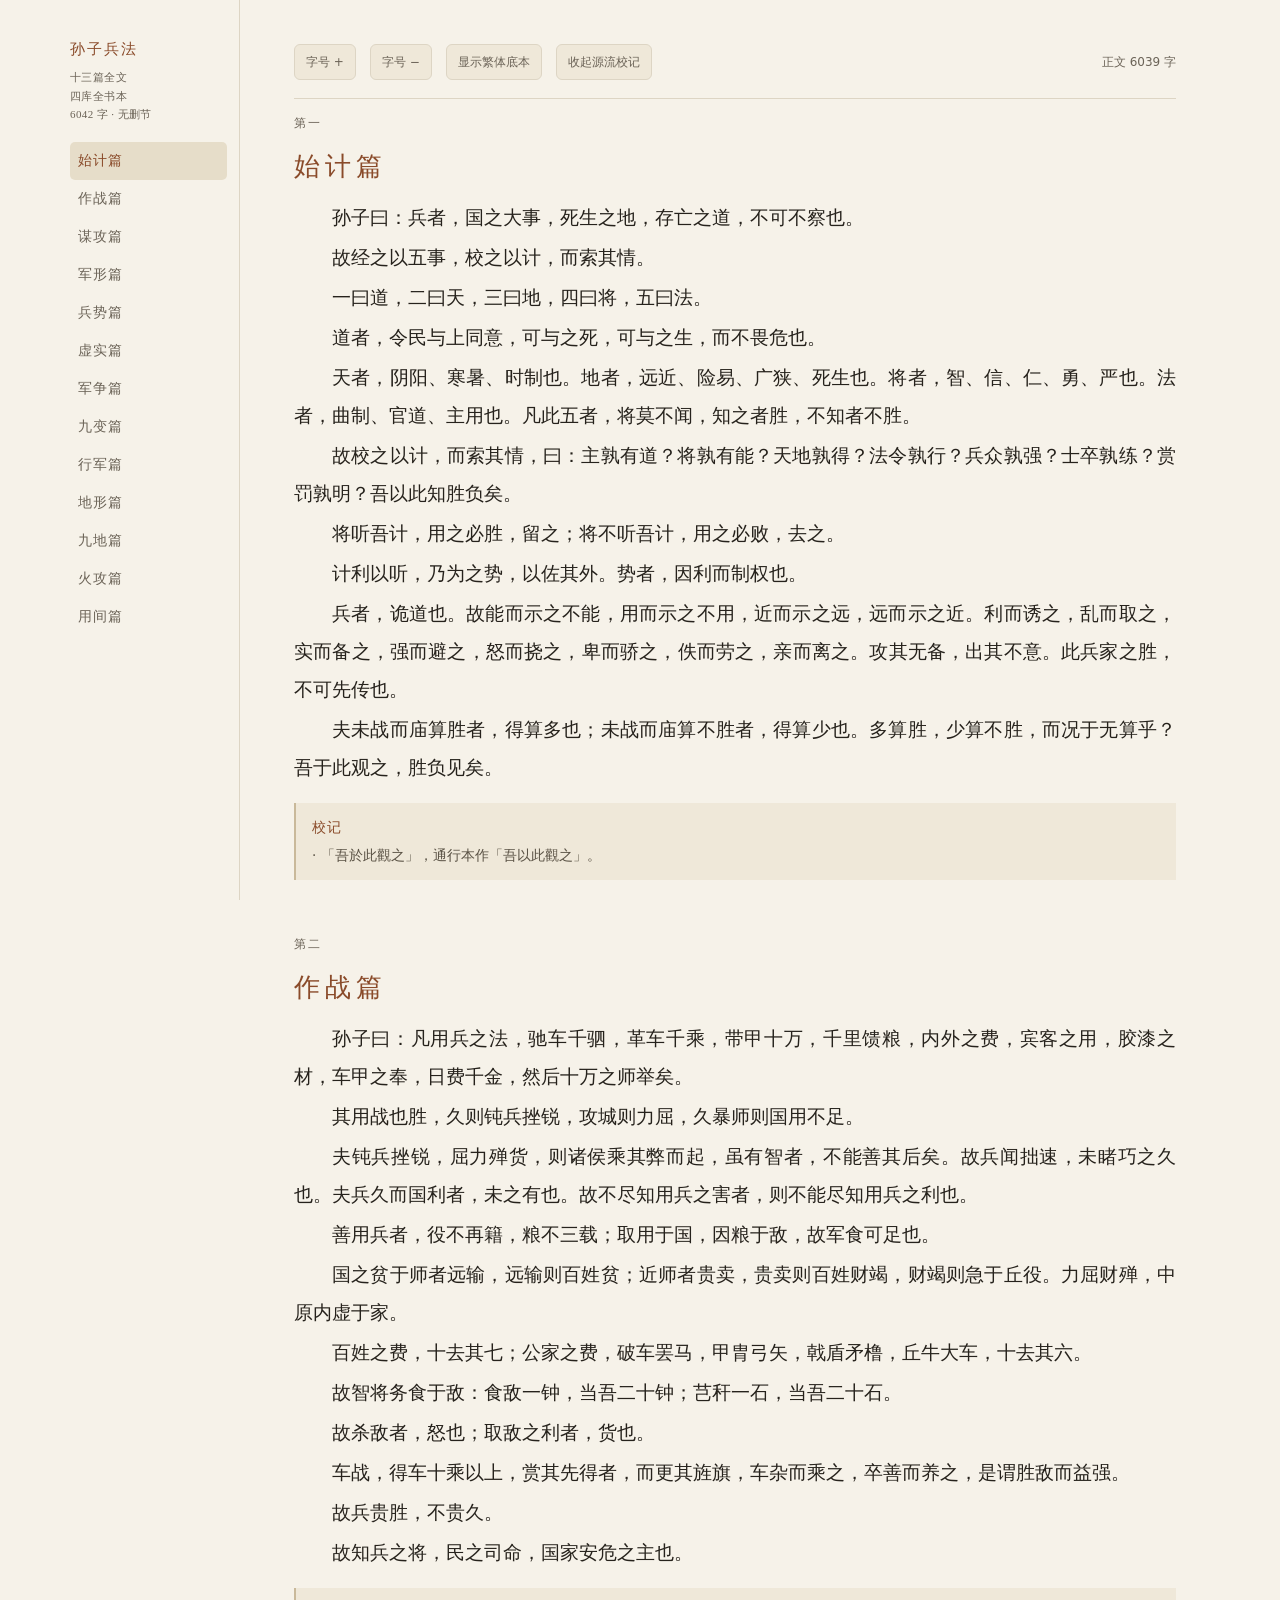
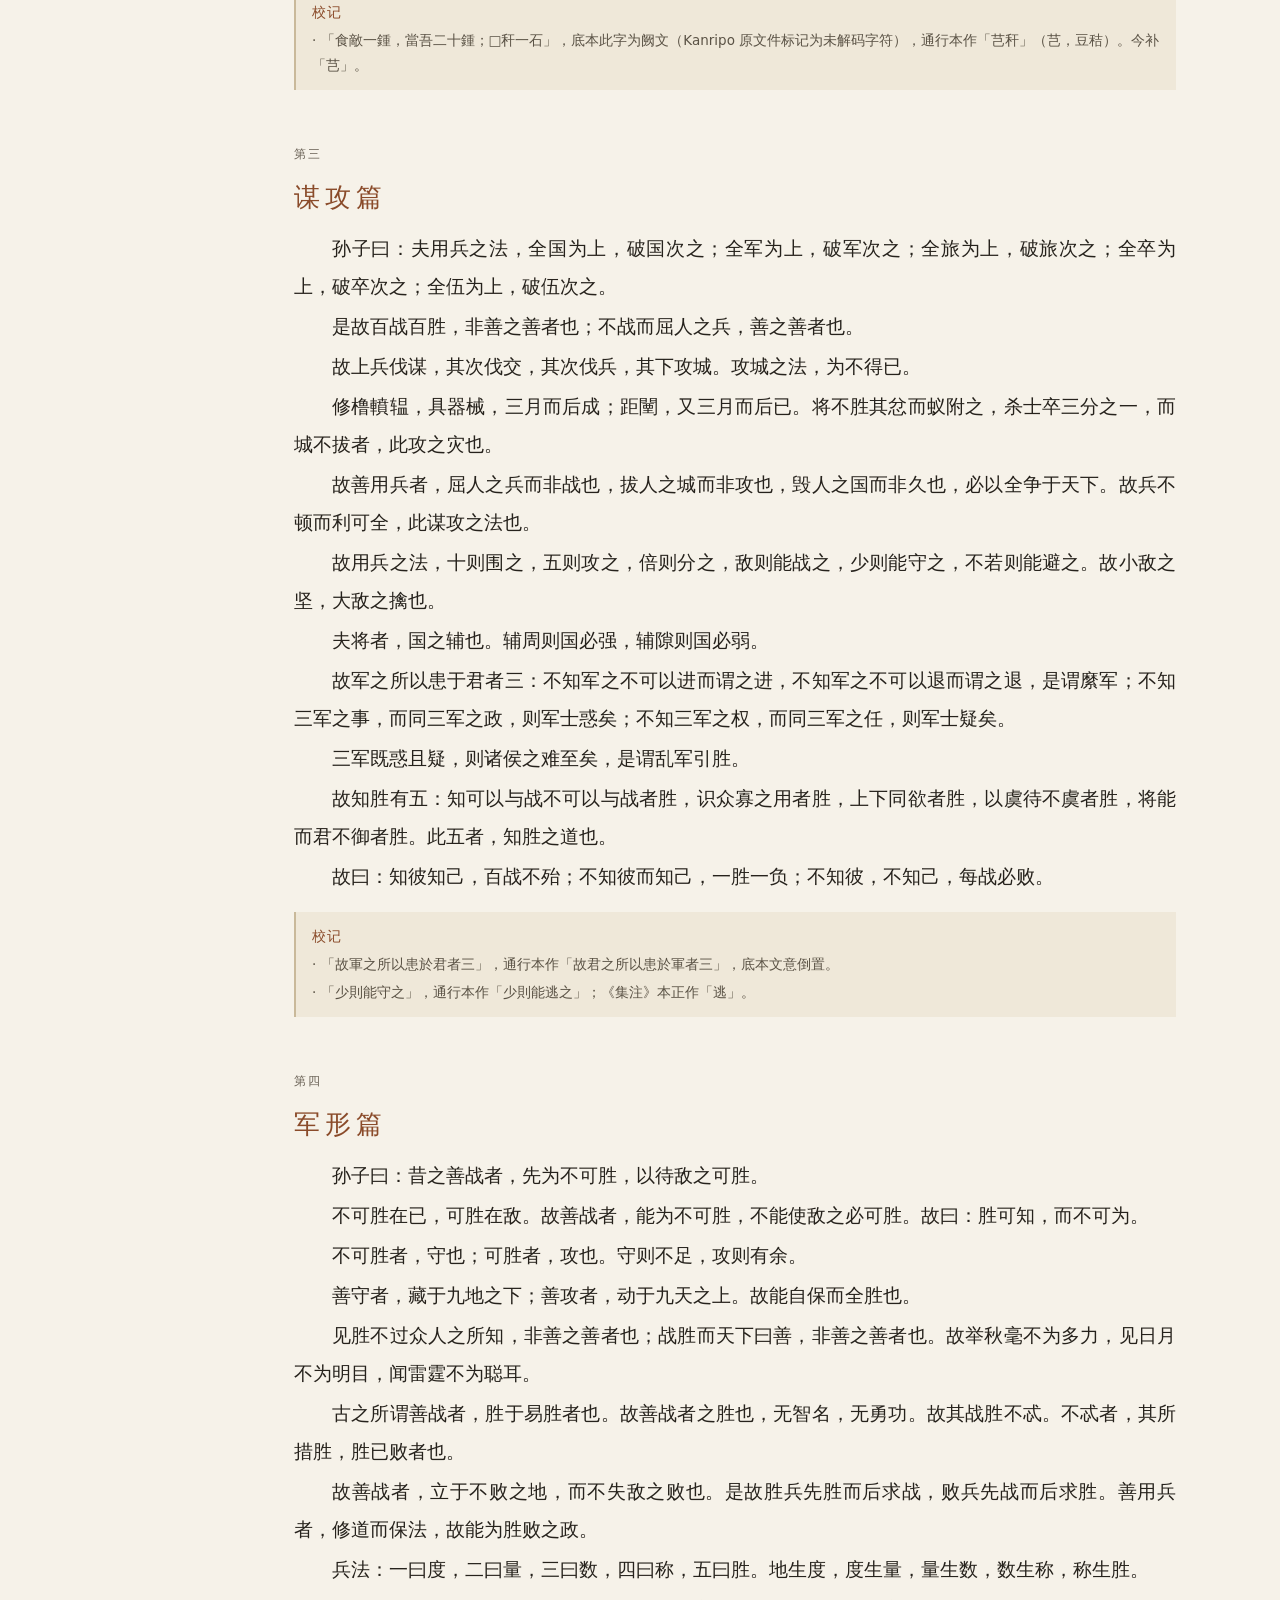
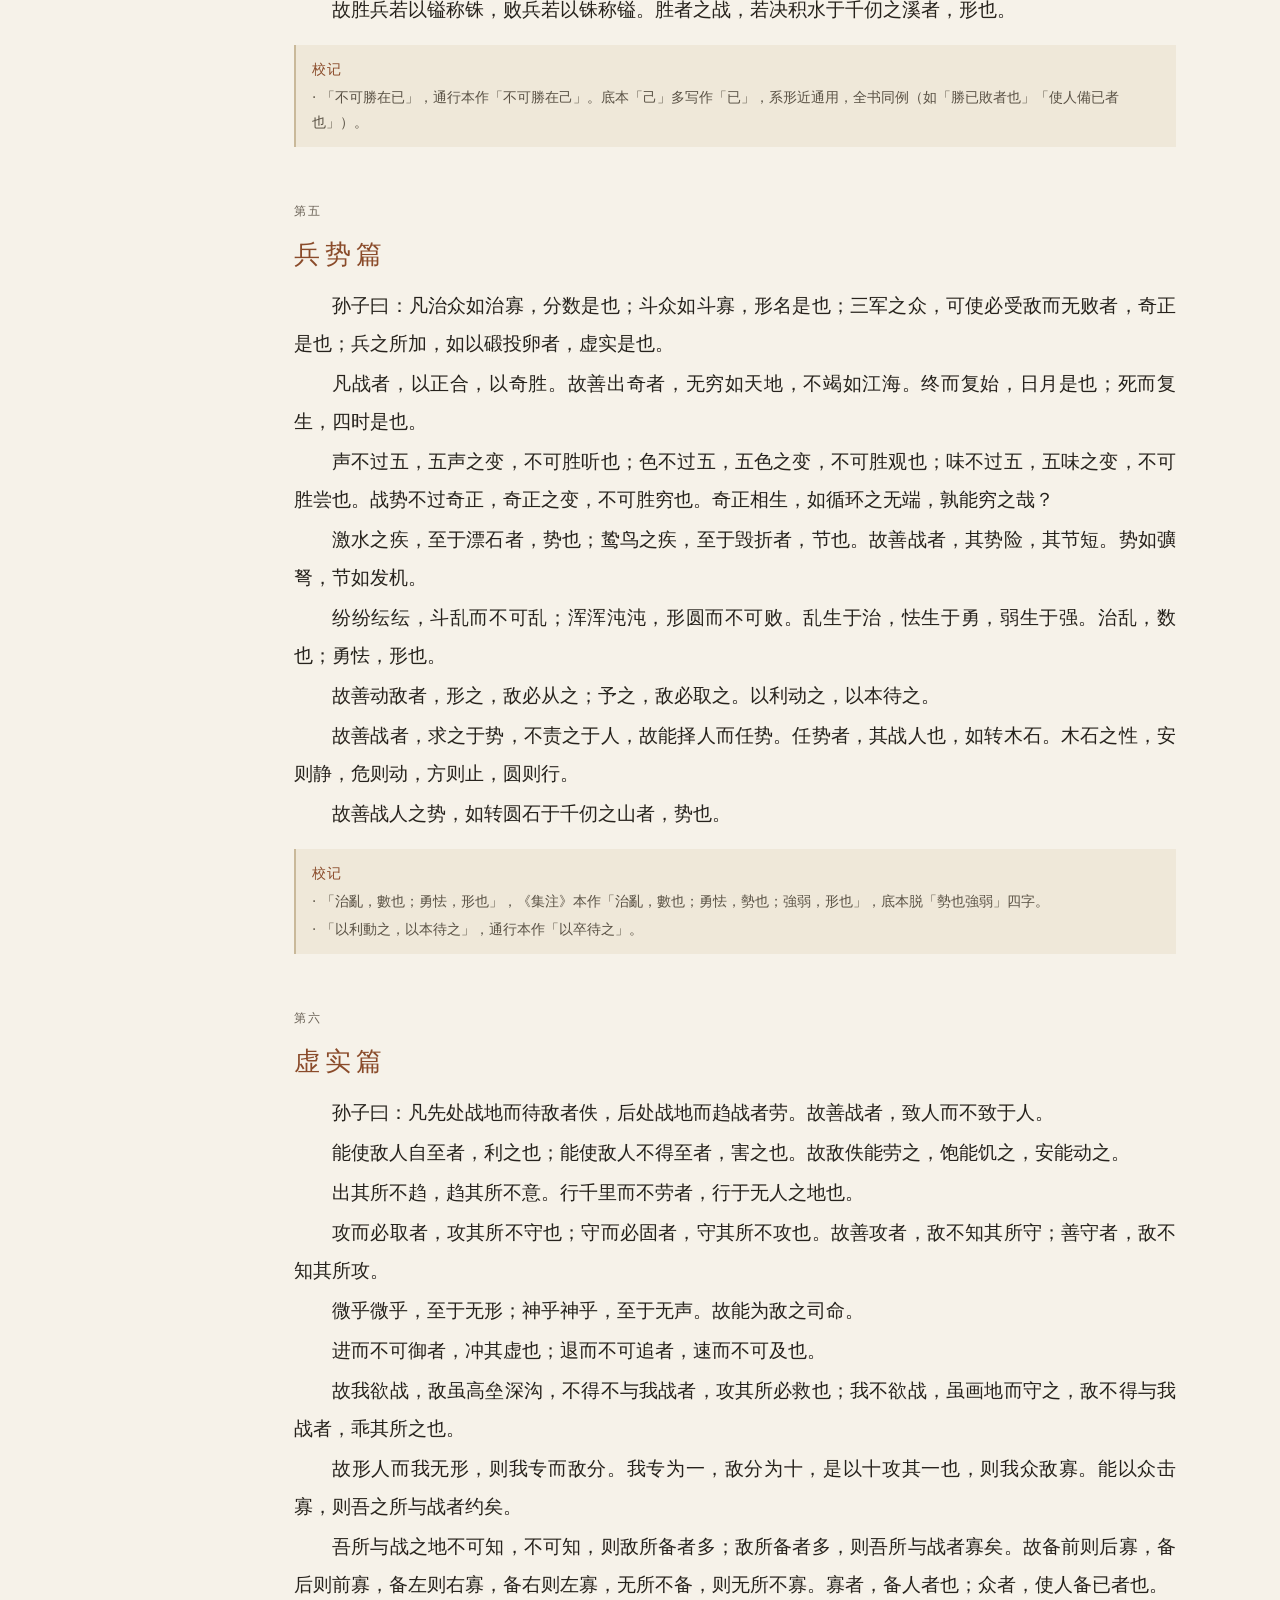
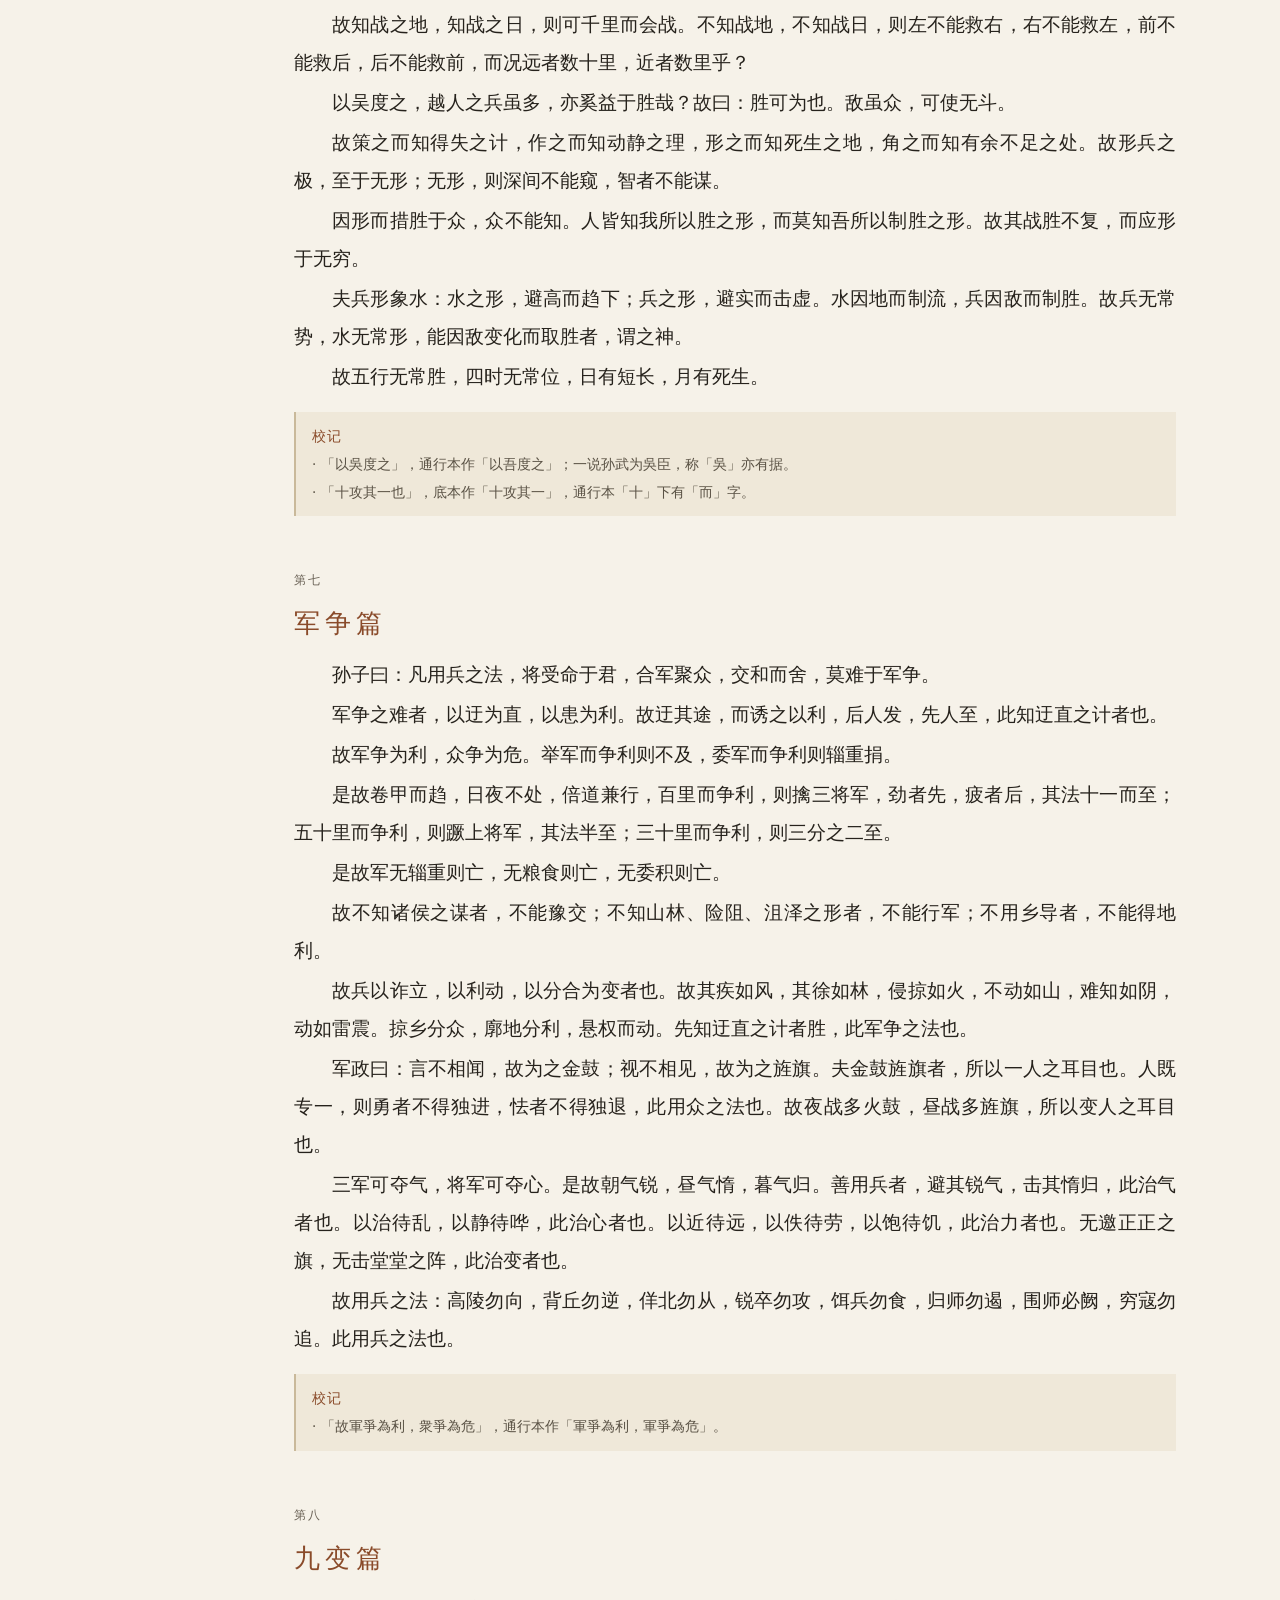
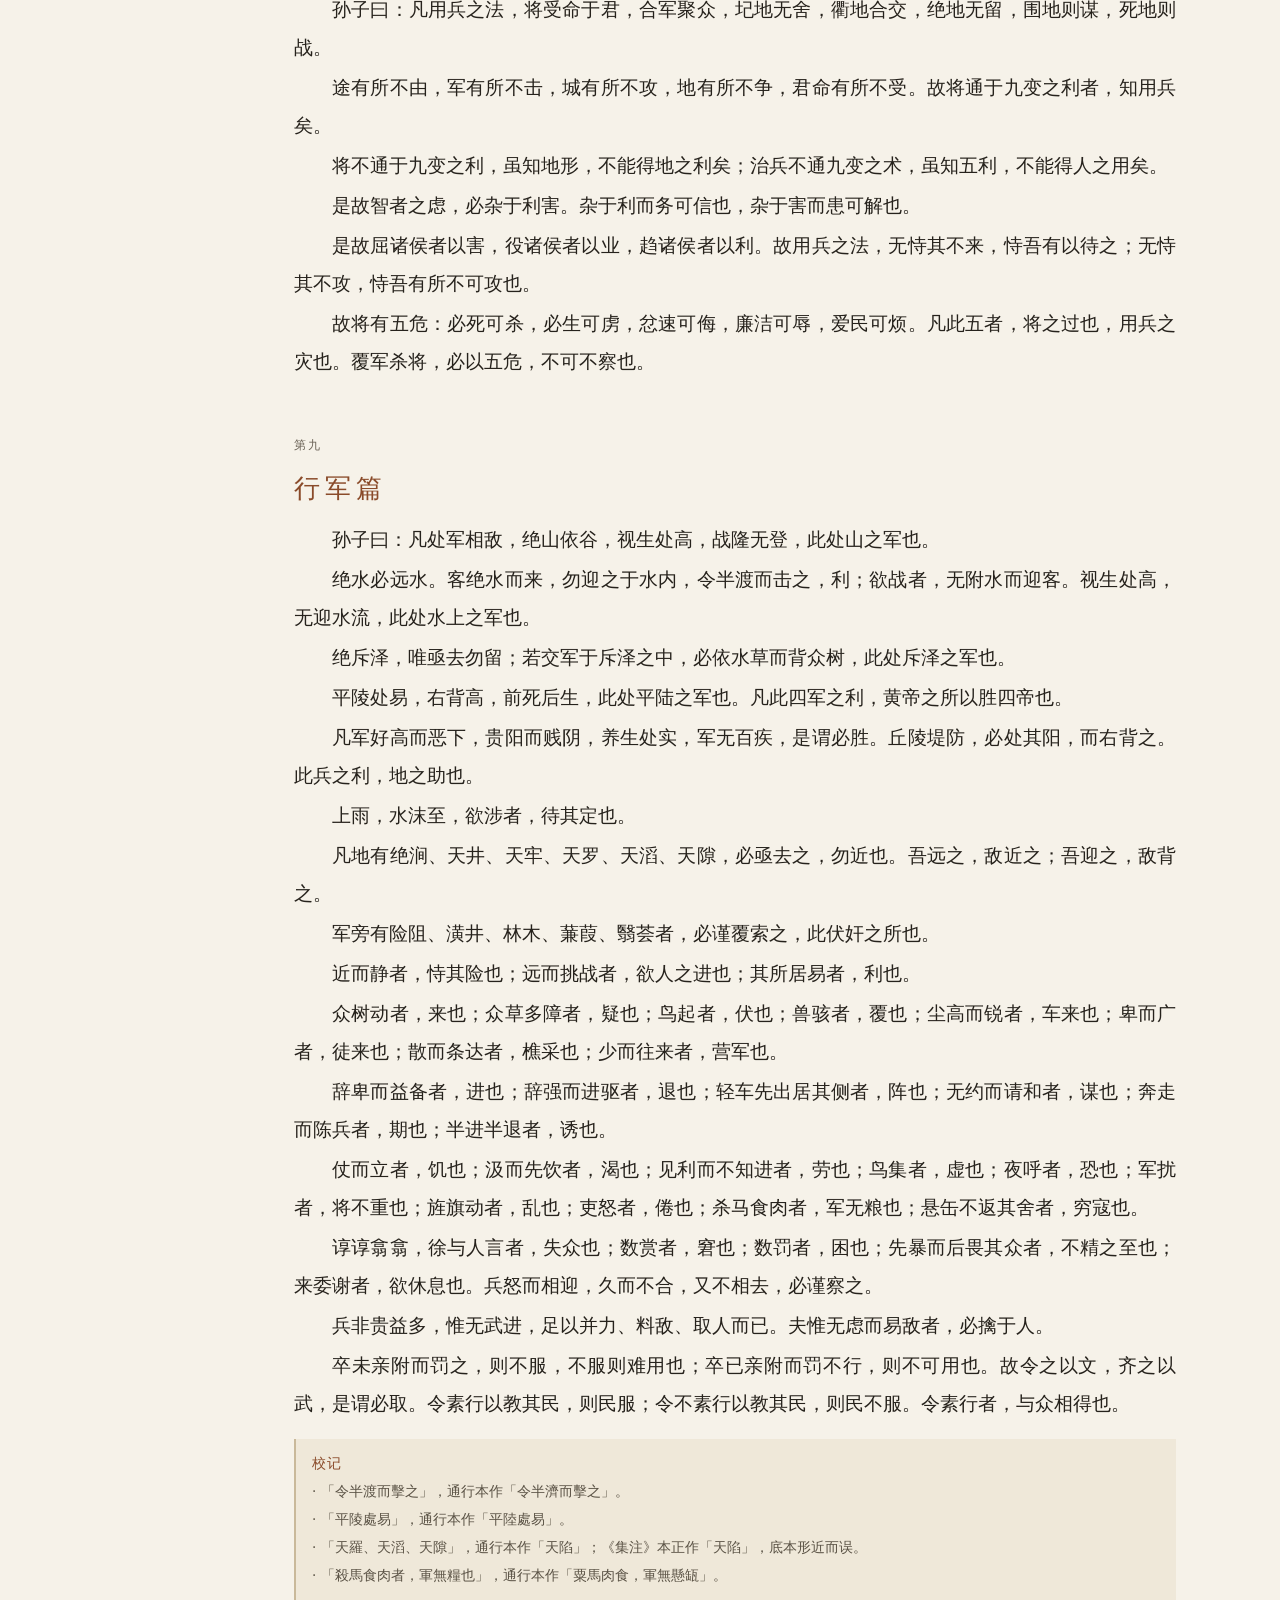
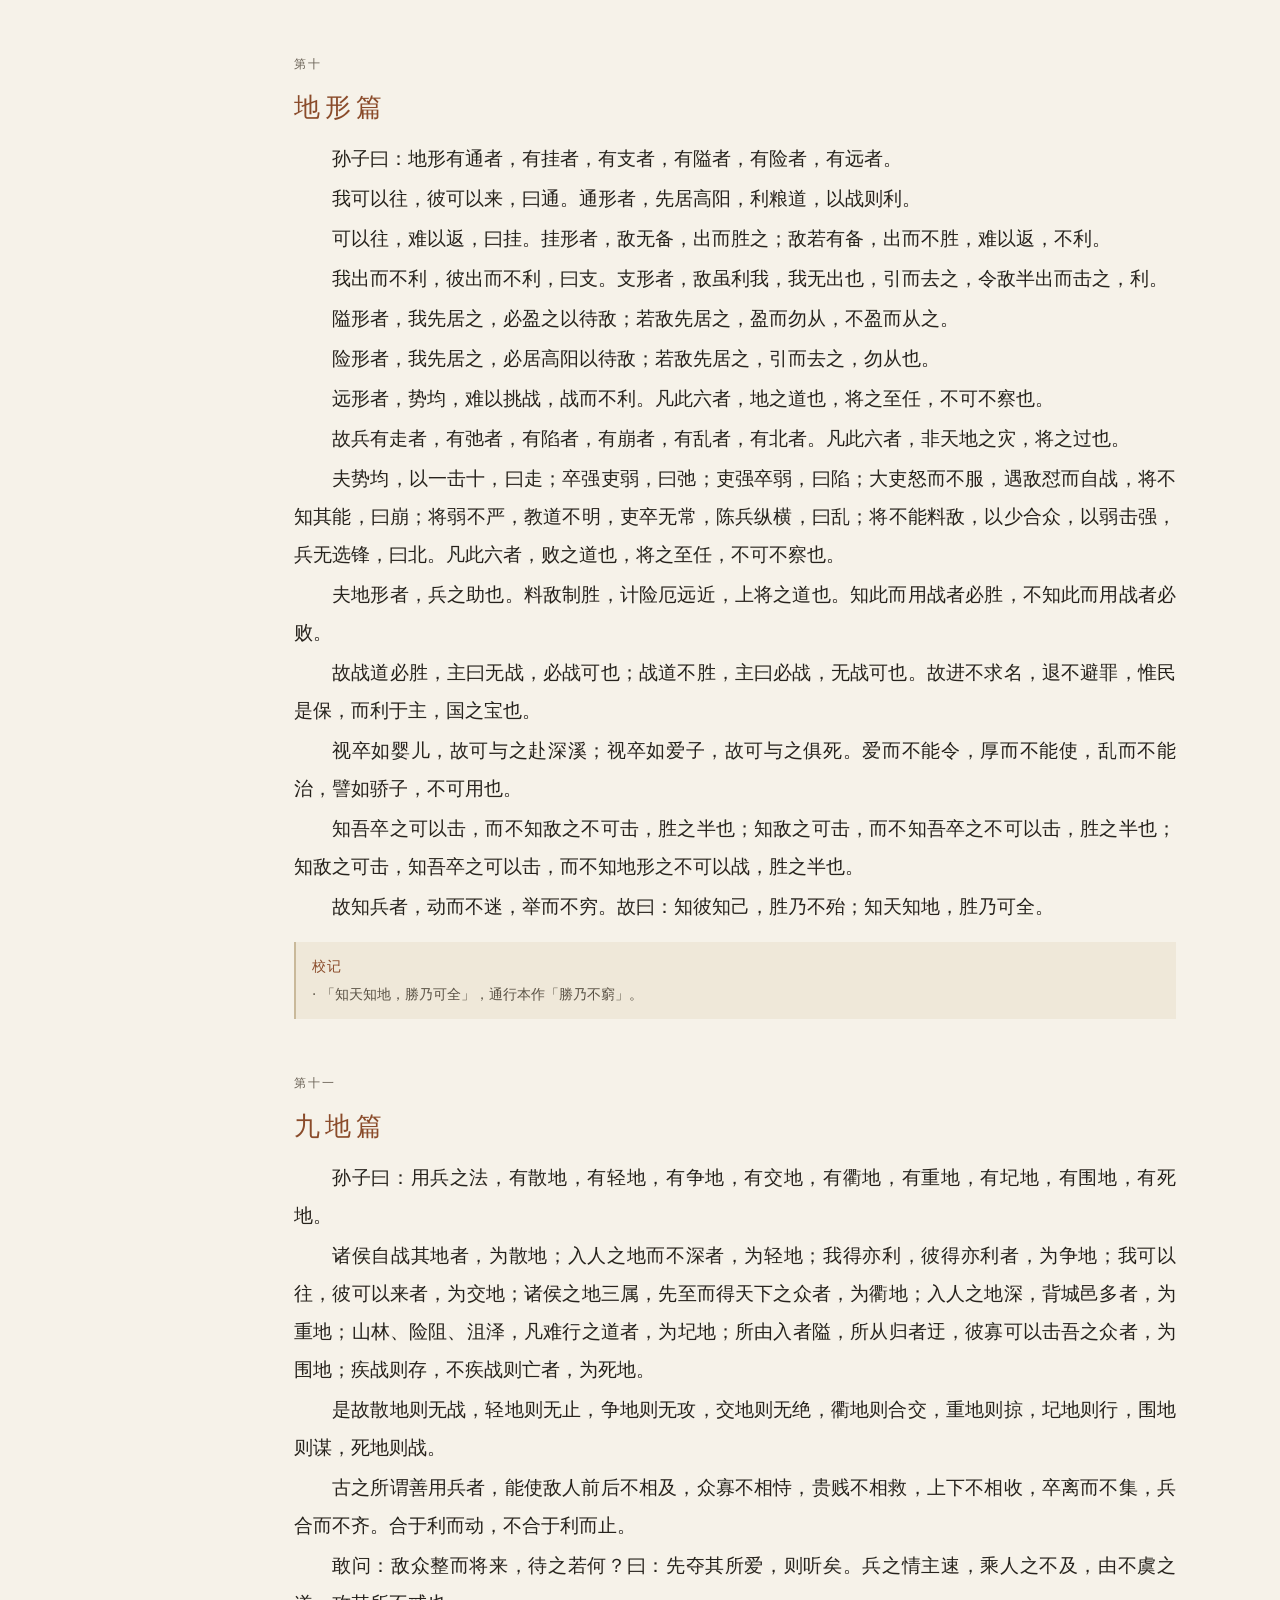
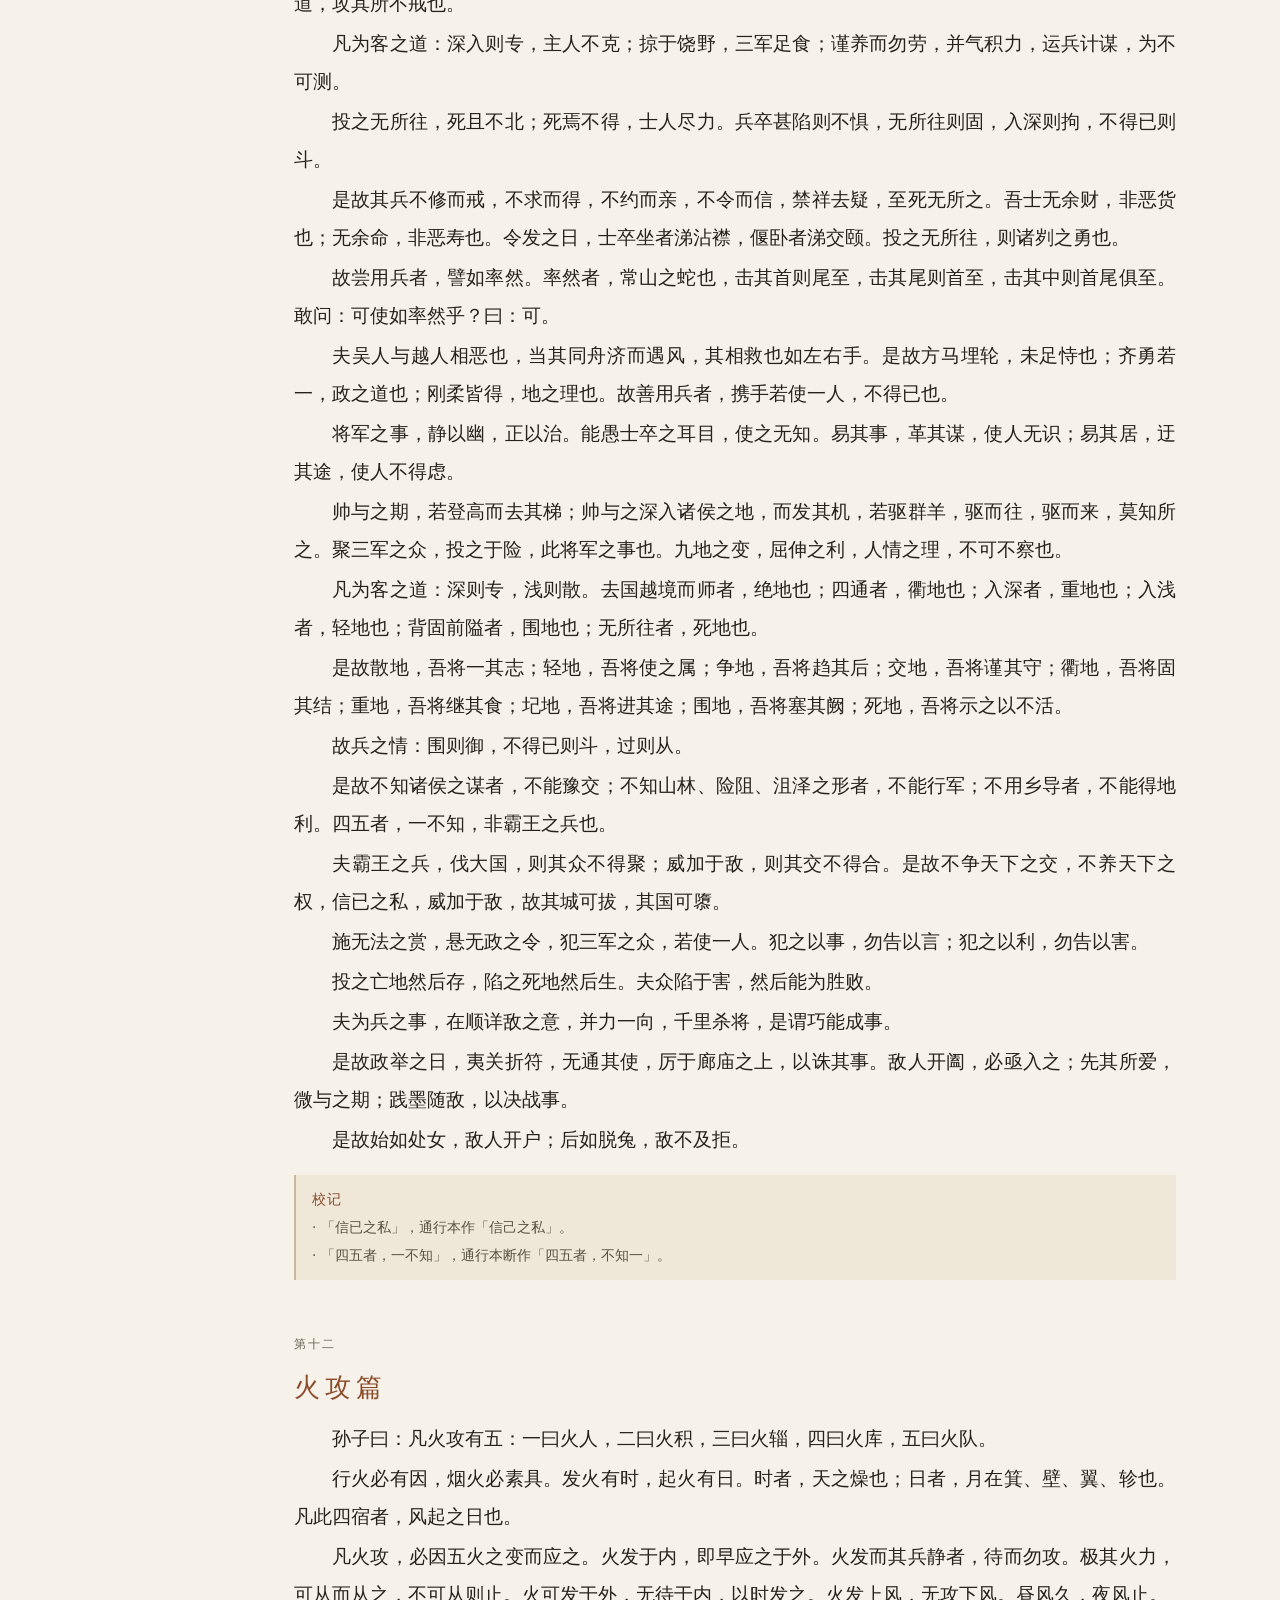
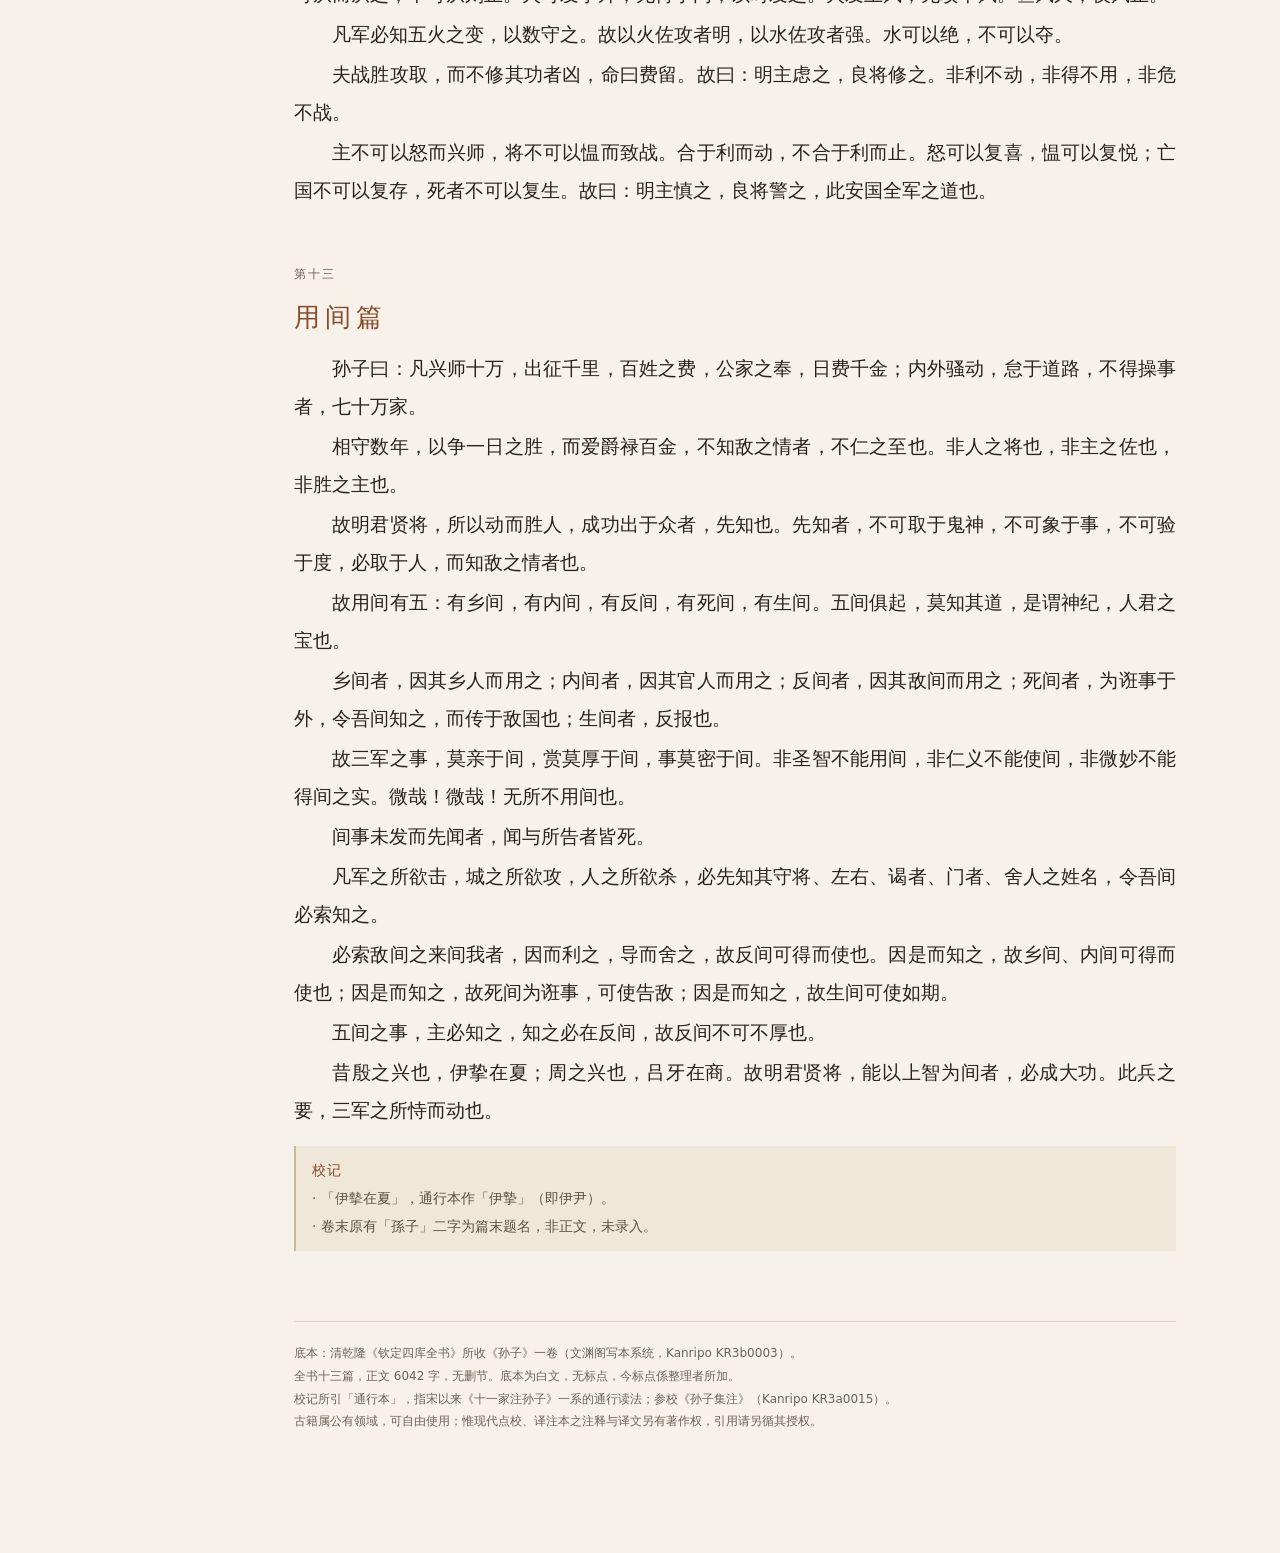
<file: 孙子兵法_阅读版.html>
<!DOCTYPE html>
<html lang="zh-CN">
<head>
<meta charset="utf-8">
<meta name="viewport" content="width=device-width,initial-scale=1">
<title>孙子兵法 · 十三篇全文</title>
<style>
:root{--paper:#f6f2e9;--ink:#26221c;--ink2:#6b6357;--line:#ddd5c4;--accent:#8a4b2a;--fs:19px}
*{box-sizing:border-box;margin:0;padding:0}
body{background:var(--paper);color:var(--ink);font-family:"Songti SC","Source Han Serif SC","Noto Serif CJK SC",STSong,SimSun,serif;line-height:2;font-size:var(--fs)}
.wrap{display:flex;max-width:1180px;margin:0 auto}
aside{width:190px;flex:none;position:sticky;top:0;height:100vh;overflow-y:auto;padding:34px 12px 34px 20px;border-right:1px solid var(--line)}
aside h1{font-size:15px;letter-spacing:2px;font-weight:500;margin-bottom:4px;color:var(--accent)}
aside .sub{font-size:11px;color:var(--ink2);line-height:1.7;margin-bottom:18px;letter-spacing:.4px}
aside a{display:block;font-size:14px;color:var(--ink2);text-decoration:none;padding:5px 8px;border-radius:5px;letter-spacing:1px}
aside a:hover{background:#ece5d6;color:var(--ink)}
aside a.on{background:#e6ddc9;color:var(--accent)}
main{flex:1;min-width:0;padding:44px 54px 120px}
.top{display:flex;gap:14px;flex-wrap:wrap;align-items:center;padding-bottom:18px;margin-bottom:10px;border-bottom:1px solid var(--line);font-family:system-ui,sans-serif;font-size:12px;color:var(--ink2)}
.top button{font:inherit;color:var(--ink2);background:#efe8d9;border:1px solid var(--line);border-radius:6px;padding:5px 11px;cursor:pointer}
.top button:hover{color:var(--accent);border-color:#c9b99a}
.top .grow{flex:1}
h2{font-size:26px;font-weight:500;letter-spacing:5px;margin:52px 0 6px;color:var(--accent)}
h2:first-of-type{margin-top:12px}
h2 .no{font-size:12px;letter-spacing:2px;color:var(--ink2);display:block;margin-bottom:6px;font-family:system-ui,sans-serif}
p{text-indent:2em;margin:0 0 2px;text-align:justify}
p:hover{background:#efe8d9}
.note{margin:16px 0 4px;padding:12px 16px;background:#efe8d9;border-left:2px solid #c9b99a;font-size:13.5px;line-height:1.85;color:#5a5245;font-family:system-ui,"Songti SC",serif}
.note b{font-weight:500;color:var(--accent);letter-spacing:1px}
.note div{margin-top:3px}
.note.hide{display:none}
footer{margin-top:70px;padding-top:20px;border-top:1px solid var(--line);font-size:12px;color:var(--ink2);line-height:1.9;font-family:system-ui,sans-serif}
@media(max-width:820px){aside{display:none}main{padding:28px 20px 80px}h2{font-size:22px}}
</style>
</head>
<body>
<div class="wrap">
<aside>
<h1>孙子兵法</h1>
<div class="sub">十三篇全文<br>四库全书本<br>6042 字 · 无删节</div>
<div id="toc"></div>
</aside>
<main>
<div class="top">
<button onclick="fs(1)">字号 +</button>
<button onclick="fs(-1)">字号 −</button>
<button id="sw" onclick="swap()">显示繁体底本</button>
<button id="nb" onclick="notes()">收起源流校记</button>
<span class="grow"></span>
<span id="cnt"></span>
</div>
<div id="body"></div>
<footer>
底本：清乾隆《钦定四库全书》所收《孙子》一卷（文渊阁写本系统，Kanripo KR3b0003）。<br>
全书十三篇，正文 6042 字，无删节。底本为白文，无标点，今标点係整理者所加。<br>
校记所引「通行本」，指宋以来《十一家注孙子》一系的通行读法；参校《孙子集注》（Kanripo KR3a0015）。<br>
古籍属公有领域，可自由使用；惟现代点校、译注本之注释与译文另有著作权，引用请另循其授权。
</footer>
</main>
</div>
<script>
const D=[{"n": "第一", "t": "始計篇", "s": "始计篇", "p": ["孫子曰：兵者，國之大事，死生之地，存亡之道，不可不察也。", "故經之以五事，校之以計，而索其情。", "一曰道，二曰天，三曰地，四曰將，五曰法。", "道者，令民與上同意，可與之死，可與之生，而不畏危也。", "天者，陰陽、寒暑、時制也。地者，逺近、險易、廣狹、死生也。將者，智、信、仁、勇、嚴也。法者，曲制、官道、主用也。凡此五者，將莫不聞，知之者勝，不知者不勝。", "故校之以計，而索其情，曰：主孰有道？將孰有能？天地孰得？法令孰行？兵衆孰强？士卒孰練？賞罰孰明？吾以此知勝負矣。", "將聽吾計，用之必勝，留之；將不聽吾計，用之必敗，去之。", "計利以聽，乃為之勢，以佐其外。勢者，因利而制權也。", "兵者，詭道也。故能而示之不能，用而示之不用，近而示之逺，逺而示之近。利而誘之，亂而取之，實而備之，强而避之，怒而撓之，卑而驕之，佚而勞之，親而離之。攻其無備，出其不意。此兵家之勝，不可先傳也。", "夫未戰而廟算勝者，得算多也；未戰而廟算不勝者，得算少也。多算勝，少算不勝，而况於無算乎？吾於此觀之，勝負見矣。"], "ps": ["孙子曰：兵者，国之大事，死生之地，存亡之道，不可不察也。", "故经之以五事，校之以计，而索其情。", "一曰道，二曰天，三曰地，四曰将，五曰法。", "道者，令民与上同意，可与之死，可与之生，而不畏危也。", "天者，阴阳、寒暑、时制也。地者，远近、险易、广狭、死生也。将者，智、信、仁、勇、严也。法者，曲制、官道、主用也。凡此五者，将莫不闻，知之者胜，不知者不胜。", "故校之以计，而索其情，曰：主孰有道？将孰有能？天地孰得？法令孰行？兵众孰强？士卒孰练？赏罚孰明？吾以此知胜负矣。", "将听吾计，用之必胜，留之；将不听吾计，用之必败，去之。", "计利以听，乃为之势，以佐其外。势者，因利而制权也。", "兵者，诡道也。故能而示之不能，用而示之不用，近而示之远，远而示之近。利而诱之，乱而取之，实而备之，强而避之，怒而挠之，卑而骄之，佚而劳之，亲而离之。攻其无备，出其不意。此兵家之胜，不可先传也。", "夫未战而庙算胜者，得算多也；未战而庙算不胜者，得算少也。多算胜，少算不胜，而况于无算乎？吾于此观之，胜负见矣。"], "note": ["「吾於此觀之」，通行本作「吾以此觀之」。"]}, {"n": "第二", "t": "作戰篇", "s": "作战篇", "p": ["孫子曰：凡用兵之法，馳車千駟，革車千乘，帶甲十萬，千里饋糧，内外之費，賓客之用，膠漆之材，車甲之奉，日費千金，然後十萬之師舉矣。", "其用戰也勝，久則鈍兵挫鋭，攻城則力屈，久暴師則國用不足。", "夫鈍兵挫鋭，屈力殫貨，則諸侯乗其弊而起，雖有智者，不能善其後矣。故兵聞拙速，未覩巧之久也。夫兵久而國利者，未之有也。故不盡知用兵之害者，則不能盡知用兵之利也。", "善用兵者，役不再籍，糧不三載；取用於國，因糧於敵，故軍食可足也。", "國之貧於師者逺輸，逺輸則百姓貧；近師者貴賣，貴賣則百姓財竭，財竭則急於丘役。力屈財殫，中原内虚於家。", "百姓之費，十去其七；公家之費，破車罷馬，甲胄弓矢，㦸楯矛櫓，丘牛大車，十去其六。", "故智將務食於敵：食敵一鍾，當吾二十鍾；芑秆一石，當吾二十石。", "故殺敵者，怒也；取敵之利者，貨也。", "車戰，得車十乗以上，賞其先得者，而更其旌旗，車雜而乗之，卒善而養之，是謂勝敵而益强。", "故兵貴勝，不貴久。", "故知兵之將，民之司命，國家安危之主也。"], "ps": ["孙子曰：凡用兵之法，驰车千驷，革车千乘，带甲十万，千里馈粮，内外之费，宾客之用，胶漆之材，车甲之奉，日费千金，然后十万之师举矣。", "其用战也胜，久则钝兵挫锐，攻城则力屈，久暴师则国用不足。", "夫钝兵挫锐，屈力殚货，则诸侯乘其弊而起，虽有智者，不能善其后矣。故兵闻拙速，未睹巧之久也。夫兵久而国利者，未之有也。故不尽知用兵之害者，则不能尽知用兵之利也。", "善用兵者，役不再籍，粮不三载；取用于国，因粮于敌，故军食可足也。", "国之贫于师者远输，远输则百姓贫；近师者贵卖，贵卖则百姓财竭，财竭则急于丘役。力屈财殚，中原内虚于家。", "百姓之费，十去其七；公家之费，破车罢马，甲胄弓矢，戟盾矛橹，丘牛大车，十去其六。", "故智将务食于敌：食敌一钟，当吾二十钟；芑秆一石，当吾二十石。", "故杀敌者，怒也；取敌之利者，货也。", "车战，得车十乘以上，赏其先得者，而更其旌旗，车杂而乘之，卒善而养之，是谓胜敌而益强。", "故兵贵胜，不贵久。", "故知兵之将，民之司命，国家安危之主也。"], "note": ["「食敵一鍾，當吾二十鍾；□秆一石」，底本此字为阙文（Kanripo 原文件标记为未解码字符），通行本作「芑秆」（芑，豆秸）。今补「芑」。"]}, {"n": "第三", "t": "謀攻篇", "s": "谋攻篇", "p": ["孫子曰：夫用兵之法，全國為上，破國次之；全軍為上，破軍次之；全旅為上，破旅次之；全卒為上，破卒次之；全伍為上，破伍次之。", "是故百戰百勝，非善之善者也；不戰而屈人之兵，善之善者也。", "故上兵伐謀，其次伐交，其次伐兵，其下攻城。攻城之法，為不得已。", "修櫓轒轀，具器械，三月而後成；距闉，又三月而後已。將不勝其忿而蟻附之，殺士卒三分之一，而城不拔者，此攻之災也。", "故善用兵者，屈人之兵而非戰也，拔人之城而非攻也，毁人之國而非久也，必以全爭於天下。故兵不頓而利可全，此謀攻之法也。", "故用兵之法，十則圍之，五則攻之，倍則分之，敵則能戰之，少則能守之，不若則能避之。故小敵之堅，大敵之擒也。", "夫將者，國之輔也。輔周則國必强，輔隙則國必弱。", "故軍之所以患於君者三：不知軍之不可以進而謂之進，不知軍之不可以退而謂之退，是謂縻軍；不知三軍之事，而同三軍之政，則軍士惑矣；不知三軍之權，而同三軍之任，則軍士疑矣。", "三軍既惑且疑，則諸侯之難至矣，是謂亂軍引勝。", "故知勝有五：知可以與戰不可以與戰者勝，識衆寡之用者勝，上下同欲者勝，以虞待不虞者勝，將能而君不御者勝。此五者，知勝之道也。", "故曰：知彼知己，百戰不殆；不知彼而知己，一勝一負；不知彼，不知己，每戰必敗。"], "ps": ["孙子曰：夫用兵之法，全国为上，破国次之；全军为上，破军次之；全旅为上，破旅次之；全卒为上，破卒次之；全伍为上，破伍次之。", "是故百战百胜，非善之善者也；不战而屈人之兵，善之善者也。", "故上兵伐谋，其次伐交，其次伐兵，其下攻城。攻城之法，为不得已。", "修橹轒辒，具器械，三月而后成；距闉，又三月而后已。将不胜其忿而蚁附之，杀士卒三分之一，而城不拔者，此攻之灾也。", "故善用兵者，屈人之兵而非战也，拔人之城而非攻也，毁人之国而非久也，必以全争于天下。故兵不顿而利可全，此谋攻之法也。", "故用兵之法，十则围之，五则攻之，倍则分之，敌则能战之，少则能守之，不若则能避之。故小敌之坚，大敌之擒也。", "夫将者，国之辅也。辅周则国必强，辅隙则国必弱。", "故军之所以患于君者三：不知军之不可以进而谓之进，不知军之不可以退而谓之退，是谓縻军；不知三军之事，而同三军之政，则军士惑矣；不知三军之权，而同三军之任，则军士疑矣。", "三军既惑且疑，则诸侯之难至矣，是谓乱军引胜。", "故知胜有五：知可以与战不可以与战者胜，识众寡之用者胜，上下同欲者胜，以虞待不虞者胜，将能而君不御者胜。此五者，知胜之道也。", "故曰：知彼知己，百战不殆；不知彼而知己，一胜一负；不知彼，不知己，每战必败。"], "note": ["「故軍之所以患於君者三」，通行本作「故君之所以患於軍者三」，底本文意倒置。", "「少則能守之」，通行本作「少則能逃之」；《集注》本正作「逃」。"]}, {"n": "第四", "t": "軍形篇", "s": "军形篇", "p": ["孫子曰：昔之善戰者，先為不可勝，以待敵之可勝。", "不可勝在已，可勝在敵。故善戰者，能為不可勝，不能使敵之必可勝。故曰：勝可知，而不可為。", "不可勝者，守也；可勝者，攻也。守則不足，攻則有餘。", "善守者，藏於九地之下；善攻者，動於九天之上。故能自保而全勝也。", "見勝不過衆人之所知，非善之善者也；戰勝而天下曰善，非善之善者也。故舉秋毫不為多力，見日月不為明目，聞雷霆不為聰耳。", "古之所謂善戰者，勝於易勝者也。故善戰者之勝也，無智名，無勇功。故其戰勝不忒。不忒者，其所措勝，勝已敗者也。", "故善戰者，立於不敗之地，而不失敵之敗也。是故勝兵先勝而後求戰，敗兵先戰而後求勝。善用兵者，修道而保法，故能為勝敗之政。", "兵法：一曰度，二曰量，三曰數，四曰稱，五曰勝。地生度，度生量，量生數，數生稱，稱生勝。", "故勝兵若以鎰稱銖，敗兵若以銖稱鎰。勝者之戰，若決積水於千仞之谿者，形也。"], "ps": ["孙子曰：昔之善战者，先为不可胜，以待敌之可胜。", "不可胜在已，可胜在敌。故善战者，能为不可胜，不能使敌之必可胜。故曰：胜可知，而不可为。", "不可胜者，守也；可胜者，攻也。守则不足，攻则有余。", "善守者，藏于九地之下；善攻者，动于九天之上。故能自保而全胜也。", "见胜不过众人之所知，非善之善者也；战胜而天下曰善，非善之善者也。故举秋毫不为多力，见日月不为明目，闻雷霆不为聪耳。", "古之所谓善战者，胜于易胜者也。故善战者之胜也，无智名，无勇功。故其战胜不忒。不忒者，其所措胜，胜已败者也。", "故善战者，立于不败之地，而不失敌之败也。是故胜兵先胜而后求战，败兵先战而后求胜。善用兵者，修道而保法，故能为胜败之政。", "兵法：一曰度，二曰量，三曰数，四曰称，五曰胜。地生度，度生量，量生数，数生称，称生胜。", "故胜兵若以镒称铢，败兵若以铢称镒。胜者之战，若决积水于千仞之溪者，形也。"], "note": ["「不可勝在已」，通行本作「不可勝在己」。底本「己」多写作「已」，系形近通用，全书同例（如「勝已敗者也」「使人備已者也」）。"]}, {"n": "第五", "t": "兵勢篇", "s": "兵势篇", "p": ["孫子曰：凡治衆如治寡，分數是也；鬭衆如鬭寡，形名是也；三軍之衆，可使必受敵而無敗者，竒正是也；兵之所加，如以碬投卵者，虚實是也。", "凡戰者，以正合，以竒勝。故善出竒者，無窮如天地，不竭如江海。終而復始，日月是也；死而復生，四時是也。", "聲不過五，五聲之變，不可勝聽也；色不過五，五色之變，不可勝觀也；味不過五，五味之變，不可勝嘗也。戰勢不過竒正，竒正之變，不可勝窮也。竒正相生，如循環之無端，孰能窮之哉？", "激水之疾，至於漂石者，勢也；鷙鳥之疾，至於毁折者，節也。故善戰者，其勢險，其節短。勢如彍弩，節如發機。", "紛紛紜紜，鬭亂而不可亂；渾渾沌沌，形圓而不可敗。亂生於治，怯生於勇，弱生於强。治亂，數也；勇怯，形也。", "故善動敵者，形之，敵必從之；予之，敵必取之。以利動之，以本待之。", "故善戰者，求之於勢，不責之於人，故能擇人而任勢。任勢者，其戰人也，如轉木石。木石之性，安則靜，危則動，方則止，圓則行。", "故善戰人之勢，如轉圓石於千仞之山者，勢也。"], "ps": ["孙子曰：凡治众如治寡，分数是也；斗众如斗寡，形名是也；三军之众，可使必受敌而无败者，奇正是也；兵之所加，如以碫投卵者，虚实是也。", "凡战者，以正合，以奇胜。故善出奇者，无穷如天地，不竭如江海。终而复始，日月是也；死而复生，四时是也。", "声不过五，五声之变，不可胜听也；色不过五，五色之变，不可胜观也；味不过五，五味之变，不可胜尝也。战势不过奇正，奇正之变，不可胜穷也。奇正相生，如循环之无端，孰能穷之哉？", "激水之疾，至于漂石者，势也；鸷鸟之疾，至于毁折者，节也。故善战者，其势险，其节短。势如彍弩，节如发机。", "纷纷纭纭，斗乱而不可乱；浑浑沌沌，形圆而不可败。乱生于治，怯生于勇，弱生于强。治乱，数也；勇怯，形也。", "故善动敌者，形之，敌必从之；予之，敌必取之。以利动之，以本待之。", "故善战者，求之于势，不责之于人，故能择人而任势。任势者，其战人也，如转木石。木石之性，安则静，危则动，方则止，圆则行。", "故善战人之势，如转圆石于千仞之山者，势也。"], "note": ["「治亂，數也；勇怯，形也」，《集注》本作「治亂，數也；勇怯，勢也；強弱，形也」，底本脱「勢也強弱」四字。", "「以利動之，以本待之」，通行本作「以卒待之」。"]}, {"n": "第六", "t": "虚實篇", "s": "虚实篇", "p": ["孫子曰：凡先處戰地而待敵者佚，後處戰地而趨戰者勞。故善戰者，致人而不致於人。", "能使敵人自至者，利之也；能使敵人不得至者，害之也。故敵佚能勞之，飽能饑之，安能動之。", "出其所不趨，趨其所不意。行千里而不勞者，行於無人之地也。", "攻而必取者，攻其所不守也；守而必固者，守其所不攻也。故善攻者，敵不知其所守；善守者，敵不知其所攻。", "微乎微乎，至於無形；神乎神乎，至於無聲。故能為敵之司命。", "進而不可禦者，衝其虚也；退而不可追者，速而不可及也。", "故我欲戰，敵雖高壘深溝，不得不與我戰者，攻其所必救也；我不欲戰，雖畫地而守之，敵不得與我戰者，乖其所之也。", "故形人而我無形，則我專而敵分。我專為一，敵分為十，是以十攻其一也，則我衆敵寡。能以衆擊寡，則吾之所與戰者約矣。", "吾所與戰之地不可知，不可知，則敵所備者多；敵所備者多，則吾所與戰者寡矣。故備前則後寡，備後則前寡，備左則右寡，備右則左寡，無所不備，則無所不寡。寡者，備人者也；衆者，使人備已者也。", "故知戰之地，知戰之日，則可千里而㑹戰。不知戰地，不知戰日，則左不能救右，右不能救左，前不能救後，後不能救前，而况逺者數十里，近者數里乎？", "以吳度之，越人之兵雖多，亦奚益於勝哉？故曰：勝可為也。敵雖衆，可使無鬭。", "故䇿之而知得失之計，作之而知動靜之理，形之而知死生之地，角之而知有餘不足之處。故形兵之極，至於無形；無形，則深間不能窺，智者不能謀。", "因形而措勝於衆，衆不能知。人皆知我所以勝之形，而莫知吾所以制勝之形。故其戰勝不復，而應形於無窮。", "夫兵形象水：水之形，避高而趨下；兵之形，避實而擊虚。水因地而制流，兵因敵而制勝。故兵無常勢，水無常形，能因敵變化而取勝者，謂之神。", "故五行無常勝，四時無常位，日有短長，月有死生。"], "ps": ["孙子曰：凡先处战地而待敌者佚，后处战地而趋战者劳。故善战者，致人而不致于人。", "能使敌人自至者，利之也；能使敌人不得至者，害之也。故敌佚能劳之，饱能饥之，安能动之。", "出其所不趋，趋其所不意。行千里而不劳者，行于无人之地也。", "攻而必取者，攻其所不守也；守而必固者，守其所不攻也。故善攻者，敌不知其所守；善守者，敌不知其所攻。", "微乎微乎，至于无形；神乎神乎，至于无声。故能为敌之司命。", "进而不可御者，冲其虚也；退而不可追者，速而不可及也。", "故我欲战，敌虽高垒深沟，不得不与我战者，攻其所必救也；我不欲战，虽画地而守之，敌不得与我战者，乖其所之也。", "故形人而我无形，则我专而敌分。我专为一，敌分为十，是以十攻其一也，则我众敌寡。能以众击寡，则吾之所与战者约矣。", "吾所与战之地不可知，不可知，则敌所备者多；敌所备者多，则吾所与战者寡矣。故备前则后寡，备后则前寡，备左则右寡，备右则左寡，无所不备，则无所不寡。寡者，备人者也；众者，使人备已者也。", "故知战之地，知战之日，则可千里而会战。不知战地，不知战日，则左不能救右，右不能救左，前不能救后，后不能救前，而况远者数十里，近者数里乎？", "以吴度之，越人之兵虽多，亦奚益于胜哉？故曰：胜可为也。敌虽众，可使无斗。", "故策之而知得失之计，作之而知动静之理，形之而知死生之地，角之而知有余不足之处。故形兵之极，至于无形；无形，则深间不能窥，智者不能谋。", "因形而措胜于众，众不能知。人皆知我所以胜之形，而莫知吾所以制胜之形。故其战胜不复，而应形于无穷。", "夫兵形象水：水之形，避高而趋下；兵之形，避实而击虚。水因地而制流，兵因敌而制胜。故兵无常势，水无常形，能因敌变化而取胜者，谓之神。", "故五行无常胜，四时无常位，日有短长，月有死生。"], "note": ["「以吳度之」，通行本作「以吾度之」；一说孙武为吳臣，称「吳」亦有据。", "「十攻其一也」，底本作「十攻其一」，通行本「十」下有「而」字。"]}, {"n": "第七", "t": "軍爭篇", "s": "军争篇", "p": ["孫子曰：凡用兵之法，將受命於君，合軍聚衆，交和而舎，莫難於軍爭。", "軍爭之難者，以迂為直，以患為利。故迂其途，而誘之以利，後人發，先人至，此知迂直之計者也。", "故軍爭為利，衆爭為危。舉軍而爭利則不及，委軍而爭利則輜重捐。", "是故卷甲而趨，日夜不處，倍道兼行，百里而爭利，則擒三將軍，勁者先，疲者後，其法十一而至；五十里而爭利，則蹶上將軍，其法半至；三十里而爭利，則三分之二至。", "是故軍無輜重則亡，無糧食則亡，無委積則亡。", "故不知諸侯之謀者，不能豫交；不知山林、險阻、沮澤之形者，不能行軍；不用鄉導者，不能得地利。", "故兵以詐立，以利動，以分合為變者也。故其疾如風，其徐如林，侵掠如火，不動如山，難知如陰，動如雷震。掠鄉分衆，廓地分利，懸權而動。先知迂直之計者勝，此軍爭之法也。", "軍政曰：言不相聞，故為之金鼓；視不相見，故為之旌旗。夫金鼓旌旗者，所以一人之耳目也。人既專一，則勇者不得獨進，怯者不得獨退，此用衆之法也。故夜戰多火鼓，晝戰多旌旗，所以變人之耳目也。", "三軍可奪氣，將軍可奪心。是故朝氣鋭，晝氣惰，暮氣歸。善用兵者，避其鋭氣，擊其惰歸，此治氣者也。以治待亂，以靜待譁，此治心者也。以近待逺，以佚待勞，以飽待饑，此治力者也。無邀正正之旗，無擊堂堂之陣，此治變者也。", "故用兵之法：高陵勿向，背丘勿逆，佯北勿從，鋭卒勿攻，餌兵勿食，歸師勿遏，圍師必闕，窮寇勿追。此用兵之法也。"], "ps": ["孙子曰：凡用兵之法，将受命于君，合军聚众，交和而舍，莫难于军争。", "军争之难者，以迂为直，以患为利。故迂其途，而诱之以利，后人发，先人至，此知迂直之计者也。", "故军争为利，众争为危。举军而争利则不及，委军而争利则辎重捐。", "是故卷甲而趋，日夜不处，倍道兼行，百里而争利，则擒三将军，劲者先，疲者后，其法十一而至；五十里而争利，则蹶上将军，其法半至；三十里而争利，则三分之二至。", "是故军无辎重则亡，无粮食则亡，无委积则亡。", "故不知诸侯之谋者，不能豫交；不知山林、险阻、沮泽之形者，不能行军；不用乡导者，不能得地利。", "故兵以诈立，以利动，以分合为变者也。故其疾如风，其徐如林，侵掠如火，不动如山，难知如阴，动如雷震。掠乡分众，廓地分利，悬权而动。先知迂直之计者胜，此军争之法也。", "军政曰：言不相闻，故为之金鼓；视不相见，故为之旌旗。夫金鼓旌旗者，所以一人之耳目也。人既专一，则勇者不得独进，怯者不得独退，此用众之法也。故夜战多火鼓，昼战多旌旗，所以变人之耳目也。", "三军可夺气，将军可夺心。是故朝气锐，昼气惰，暮气归。善用兵者，避其锐气，击其惰归，此治气者也。以治待乱，以静待哗，此治心者也。以近待远，以佚待劳，以饱待饥，此治力者也。无邀正正之旗，无击堂堂之阵，此治变者也。", "故用兵之法：高陵勿向，背丘勿逆，佯北勿从，锐卒勿攻，饵兵勿食，归师勿遏，围师必阙，穷寇勿追。此用兵之法也。"], "note": ["「故軍爭為利，衆爭為危」，通行本作「軍爭為利，軍爭為危」。"]}, {"n": "第八", "t": "九變篇", "s": "九变篇", "p": ["孫子曰：凡用兵之法，將受命於君，合軍聚衆，圮地無舎，衢地合交，絶地無留，圍地則謀，死地則戰。", "途有所不由，軍有所不擊，城有所不攻，地有所不爭，君命有所不受。故將通於九變之利者，知用兵矣。", "將不通於九變之利，雖知地形，不能得地之利矣；治兵不通九變之術，雖知五利，不能得人之用矣。", "是故智者之慮，必雜於利害。雜於利而務可信也，雜於害而患可解也。", "是故屈諸侯者以害，役諸侯者以業，趨諸侯者以利。故用兵之法，無恃其不來，恃吾有以待之；無恃其不攻，恃吾有所不可攻也。", "故將有五危：必死可殺，必生可虜，忿速可侮，廉潔可辱，愛民可煩。凡此五者，將之過也，用兵之災也。覆軍殺將，必以五危，不可不察也。"], "ps": ["孙子曰：凡用兵之法，将受命于君，合军聚众，圮地无舍，衢地合交，绝地无留，围地则谋，死地则战。", "途有所不由，军有所不击，城有所不攻，地有所不争，君命有所不受。故将通于九变之利者，知用兵矣。", "将不通于九变之利，虽知地形，不能得地之利矣；治兵不通九变之术，虽知五利，不能得人之用矣。", "是故智者之虑，必杂于利害。杂于利而务可信也，杂于害而患可解也。", "是故屈诸侯者以害，役诸侯者以业，趋诸侯者以利。故用兵之法，无恃其不来，恃吾有以待之；无恃其不攻，恃吾有所不可攻也。", "故将有五危：必死可杀，必生可虏，忿速可侮，廉洁可辱，爱民可烦。凡此五者，将之过也，用兵之灾也。覆军杀将，必以五危，不可不察也。"], "note": []}, {"n": "第九", "t": "行軍篇", "s": "行军篇", "p": ["孫子曰：凡處軍相敵，絶山依谷，視生處高，戰隆無登，此處山之軍也。", "絶水必逺水。客絶水而來，勿迎之於水内，令半渡而擊之，利；欲戰者，無附水而迎客。視生處高，無迎水流，此處水上之軍也。", "絶斥澤，唯亟去勿留；若交軍於斥澤之中，必依水草而背衆樹，此處斥澤之軍也。", "平陵處易，右背高，前死後生，此處平陸之軍也。凡此四軍之利，黄帝之所以勝四帝也。", "凡軍好高而惡下，貴陽而賤陰，養生處實，軍無百疾，是謂必勝。丘陵隄防，必處其陽，而右背之。此兵之利，地之助也。", "上雨，水沫至，欲涉者，待其定也。", "凡地有絶澗、天井、天牢、天羅、天滔、天隙，必亟去之，勿近也。吾逺之，敵近之；吾迎之，敵背之。", "軍旁有險阻、潢井、林木、蒹葭、翳薈者，必謹覆索之，此伏姦之所也。", "近而靜者，恃其險也；逺而挑戰者，欲人之進也；其所居易者，利也。", "衆樹動者，來也；衆草多障者，疑也；鳥起者，伏也；獸駭者，覆也；塵高而鋭者，車來也；卑而廣者，徒來也；散而條達者，樵採也；少而往來者，營軍也。", "辭卑而益備者，進也；辭强而進驅者，退也；輕車先出居其側者，陣也；無約而請和者，謀也；奔走而陳兵者，期也；半進半退者，誘也。", "仗而立者，饑也；汲而先飲者，渴也；見利而不知進者，勞也；鳥集者，虚也；夜呼者，恐也；軍擾者，將不重也；旌旗動者，亂也；吏怒者，倦也；殺馬食肉者，軍無糧也；懸缻不返其舎者，窮寇也。", "諄諄翕翕，徐與人言者，失衆也；數賞者，窘也；數罰者，困也；先暴而後畏其衆者，不精之至也；來委謝者，欲休息也。兵怒而相迎，久而不合，又不相去，必謹察之。", "兵非貴益多，惟無武進，足以併力、料敵、取人而已。夫惟無慮而易敵者，必擒於人。", "卒未親附而罰之，則不服，不服則難用也；卒已親附而罰不行，則不可用也。故令之以文，齊之以武，是謂必取。令素行以教其民，則民服；令不素行以教其民，則民不服。令素行者，與衆相得也。"], "ps": ["孙子曰：凡处军相敌，绝山依谷，视生处高，战隆无登，此处山之军也。", "绝水必远水。客绝水而来，勿迎之于水内，令半渡而击之，利；欲战者，无附水而迎客。视生处高，无迎水流，此处水上之军也。", "绝斥泽，唯亟去勿留；若交军于斥泽之中，必依水草而背众树，此处斥泽之军也。", "平陵处易，右背高，前死后生，此处平陆之军也。凡此四军之利，黄帝之所以胜四帝也。", "凡军好高而恶下，贵阳而贱阴，养生处实，军无百疾，是谓必胜。丘陵堤防，必处其阳，而右背之。此兵之利，地之助也。", "上雨，水沫至，欲涉者，待其定也。", "凡地有绝涧、天井、天牢、天罗、天滔、天隙，必亟去之，勿近也。吾远之，敌近之；吾迎之，敌背之。", "军旁有险阻、潢井、林木、蒹葭、翳荟者，必谨覆索之，此伏奸之所也。", "近而静者，恃其险也；远而挑战者，欲人之进也；其所居易者，利也。", "众树动者，来也；众草多障者，疑也；鸟起者，伏也；兽骇者，覆也；尘高而锐者，车来也；卑而广者，徒来也；散而条达者，樵采也；少而往来者，营军也。", "辞卑而益备者，进也；辞强而进驱者，退也；轻车先出居其侧者，阵也；无约而请和者，谋也；奔走而陈兵者，期也；半进半退者，诱也。", "仗而立者，饥也；汲而先饮者，渴也；见利而不知进者，劳也；鸟集者，虚也；夜呼者，恐也；军扰者，将不重也；旌旗动者，乱也；吏怒者，倦也；杀马食肉者，军无粮也；悬缶不返其舍者，穷寇也。", "谆谆翕翕，徐与人言者，失众也；数赏者，窘也；数罚者，困也；先暴而后畏其众者，不精之至也；来委谢者，欲休息也。兵怒而相迎，久而不合，又不相去，必谨察之。", "兵非贵益多，惟无武进，足以并力、料敌、取人而已。夫惟无虑而易敌者，必擒于人。", "卒未亲附而罚之，则不服，不服则难用也；卒已亲附而罚不行，则不可用也。故令之以文，齐之以武，是谓必取。令素行以教其民，则民服；令不素行以教其民，则民不服。令素行者，与众相得也。"], "note": ["「令半渡而擊之」，通行本作「令半濟而擊之」。", "「平陵處易」，通行本作「平陸處易」。", "「天羅、天滔、天隙」，通行本作「天陷」；《集注》本正作「天陷」，底本形近而误。", "「殺馬食肉者，軍無糧也」，通行本作「粟馬肉食，軍無懸缻」。"]}, {"n": "第十", "t": "地形篇", "s": "地形篇", "p": ["孫子曰：地形有通者，有掛者，有支者，有隘者，有險者，有逺者。", "我可以往，彼可以來，曰通。通形者，先居高陽，利糧道，以戰則利。", "可以往，難以返，曰掛。掛形者，敵無備，出而勝之；敵若有備，出而不勝，難以返，不利。", "我出而不利，彼出而不利，曰支。支形者，敵雖利我，我無出也，引而去之，令敵半出而擊之，利。", "隘形者，我先居之，必盈之以待敵；若敵先居之，盈而勿從，不盈而從之。", "險形者，我先居之，必居高陽以待敵；若敵先居之，引而去之，勿從也。", "逺形者，勢均，難以挑戰，戰而不利。凡此六者，地之道也，將之至任，不可不察也。", "故兵有走者，有弛者，有陷者，有崩者，有亂者，有北者。凡此六者，非天地之災，將之過也。", "夫勢均，以一擊十，曰走；卒强吏弱，曰弛；吏强卒弱，曰陷；大吏怒而不服，遇敵懟而自戰，將不知其能，曰崩；將弱不嚴，教道不明，吏卒無常，陳兵縱横，曰亂；將不能料敵，以少合衆，以弱擊强，兵無選鋒，曰北。凡此六者，敗之道也，將之至任，不可不察也。", "夫地形者，兵之助也。料敵制勝，計險阨逺近，上將之道也。知此而用戰者必勝，不知此而用戰者必敗。", "故戰道必勝，主曰無戰，必戰可也；戰道不勝，主曰必戰，無戰可也。故進不求名，退不避罪，惟民是保，而利於主，國之寶也。", "視卒如嬰兒，故可與之赴深谿；視卒如愛子，故可與之俱死。愛而不能令，厚而不能使，亂而不能治，譬如驕子，不可用也。", "知吾卒之可以擊，而不知敵之不可擊，勝之半也；知敵之可擊，而不知吾卒之不可以擊，勝之半也；知敵之可擊，知吾卒之可以擊，而不知地形之不可以戰，勝之半也。", "故知兵者，動而不迷，舉而不窮。故曰：知彼知己，勝乃不殆；知天知地，勝乃可全。"], "ps": ["孙子曰：地形有通者，有挂者，有支者，有隘者，有险者，有远者。", "我可以往，彼可以来，曰通。通形者，先居高阳，利粮道，以战则利。", "可以往，难以返，曰挂。挂形者，敌无备，出而胜之；敌若有备，出而不胜，难以返，不利。", "我出而不利，彼出而不利，曰支。支形者，敌虽利我，我无出也，引而去之，令敌半出而击之，利。", "隘形者，我先居之，必盈之以待敌；若敌先居之，盈而勿从，不盈而从之。", "险形者，我先居之，必居高阳以待敌；若敌先居之，引而去之，勿从也。", "远形者，势均，难以挑战，战而不利。凡此六者，地之道也，将之至任，不可不察也。", "故兵有走者，有弛者，有陷者，有崩者，有乱者，有北者。凡此六者，非天地之灾，将之过也。", "夫势均，以一击十，曰走；卒强吏弱，曰弛；吏强卒弱，曰陷；大吏怒而不服，遇敌怼而自战，将不知其能，曰崩；将弱不严，教道不明，吏卒无常，陈兵纵横，曰乱；将不能料敌，以少合众，以弱击强，兵无选锋，曰北。凡此六者，败之道也，将之至任，不可不察也。", "夫地形者，兵之助也。料敌制胜，计险厄远近，上将之道也。知此而用战者必胜，不知此而用战者必败。", "故战道必胜，主曰无战，必战可也；战道不胜，主曰必战，无战可也。故进不求名，退不避罪，惟民是保，而利于主，国之宝也。", "视卒如婴儿，故可与之赴深溪；视卒如爱子，故可与之俱死。爱而不能令，厚而不能使，乱而不能治，譬如骄子，不可用也。", "知吾卒之可以击，而不知敌之不可击，胜之半也；知敌之可击，而不知吾卒之不可以击，胜之半也；知敌之可击，知吾卒之可以击，而不知地形之不可以战，胜之半也。", "故知兵者，动而不迷，举而不穷。故曰：知彼知己，胜乃不殆；知天知地，胜乃可全。"], "note": ["「知天知地，勝乃可全」，通行本作「勝乃不窮」。"]}, {"n": "第十一", "t": "九地篇", "s": "九地篇", "p": ["孫子曰：用兵之法，有散地，有輕地，有爭地，有交地，有衢地，有重地，有圮地，有圍地，有死地。", "諸侯自戰其地者，為散地；入人之地而不深者，為輕地；我得亦利，彼得亦利者，為爭地；我可以往，彼可以來者，為交地；諸侯之地三屬，先至而得天下之衆者，為衢地；入人之地深，背城邑多者，為重地；山林、險阻、沮澤，凡難行之道者，為圮地；所由入者隘，所從歸者迂，彼寡可以擊吾之衆者，為圍地；疾戰則存，不疾戰則亡者，為死地。", "是故散地則無戰，輕地則無止，爭地則無攻，交地則無絶，衢地則合交，重地則掠，圮地則行，圍地則謀，死地則戰。", "古之所謂善用兵者，能使敵人前後不相及，衆寡不相恃，貴賤不相救，上下不相收，卒離而不集，兵合而不齊。合於利而動，不合於利而止。", "敢問：敵衆整而將來，待之若何？曰：先奪其所愛，則聽矣。兵之情主速，乗人之不及，由不虞之道，攻其所不戒也。", "凡為客之道：深入則專，主人不克；掠於饒野，三軍足食；謹養而勿勞，并氣積力，運兵計謀，為不可測。", "投之無所往，死且不北；死焉不得，士人盡力。兵卒甚陷則不懼，無所往則固，入深則拘，不得已則鬭。", "是故其兵不修而戒，不求而得，不約而親，不令而信，禁祥去疑，至死無所之。吾士無餘財，非惡貨也；無餘命，非惡夀也。令發之日，士卒坐者涕沾襟，偃卧者涕交頤。投之無所往，則諸劌之勇也。", "故嘗用兵者，譬如率然。率然者，常山之蛇也，擊其首則尾至，擊其尾則首至，擊其中則首尾俱至。敢問：可使如率然乎？曰：可。", "夫吳人與越人相惡也，當其同舟濟而遇風，其相救也如左右手。是故方馬埋輪，未足恃也；齊勇若一，政之道也；剛柔皆得，地之理也。故善用兵者，擕手若使一人，不得已也。", "將軍之事，靜以幽，正以治。能愚士卒之耳目，使之無知。易其事，革其謀，使人無識；易其居，迂其途，使人不得慮。", "帥與之期，若登高而去其梯；帥與之深入諸侯之地，而發其機，若驅羣羊，驅而往，驅而來，莫知所之。聚三軍之衆，投之于險，此將軍之事也。九地之變，屈伸之利，人情之理，不可不察也。", "凡為客之道：深則專，淺則散。去國越境而師者，絶地也；四通者，衢地也；入深者，重地也；入淺者，輕地也；背固前隘者，圍地也；無所往者，死地也。", "是故散地，吾將一其志；輕地，吾將使之屬；爭地，吾將趨其後；交地，吾將謹其守；衢地，吾將固其結；重地，吾將繼其食；圮地，吾將進其途；圍地，吾將塞其闕；死地，吾將示之以不活。", "故兵之情：圍則禦，不得已則鬭，過則從。", "是故不知諸侯之謀者，不能豫交；不知山林、險阻、沮澤之形者，不能行軍；不用鄉導者，不能得地利。四五者，一不知，非霸王之兵也。", "夫霸王之兵，伐大國，則其衆不得聚；威加於敵，則其交不得合。是故不爭天下之交，不養天下之權，信已之私，威加於敵，故其城可拔，其國可隳。", "施無法之賞，懸無政之令，犯三軍之衆，若使一人。犯之以事，勿告以言；犯之以利，勿告以害。", "投之亡地然後存，陷之死地然後生。夫衆陷於害，然後能為勝敗。", "夫為兵之事，在順詳敵之意，并力一向，千里殺將，是謂巧能成事。", "是故政舉之日，夷闗折符，無通其使，厲於廊廟之上，以誅其事。敵人開闔，必亟入之；先其所愛，微與之期；踐墨隨敵，以決戰事。", "是故始如處女，敵人開户；後如脫兔，敵不及拒。"], "ps": ["孙子曰：用兵之法，有散地，有轻地，有争地，有交地，有衢地，有重地，有圮地，有围地，有死地。", "诸侯自战其地者，为散地；入人之地而不深者，为轻地；我得亦利，彼得亦利者，为争地；我可以往，彼可以来者，为交地；诸侯之地三属，先至而得天下之众者，为衢地；入人之地深，背城邑多者，为重地；山林、险阻、沮泽，凡难行之道者，为圮地；所由入者隘，所从归者迂，彼寡可以击吾之众者，为围地；疾战则存，不疾战则亡者，为死地。", "是故散地则无战，轻地则无止，争地则无攻，交地则无绝，衢地则合交，重地则掠，圮地则行，围地则谋，死地则战。", "古之所谓善用兵者，能使敌人前后不相及，众寡不相恃，贵贱不相救，上下不相收，卒离而不集，兵合而不齐。合于利而动，不合于利而止。", "敢问：敌众整而将来，待之若何？曰：先夺其所爱，则听矣。兵之情主速，乘人之不及，由不虞之道，攻其所不戒也。", "凡为客之道：深入则专，主人不克；掠于饶野，三军足食；谨养而勿劳，并气积力，运兵计谋，为不可测。", "投之无所往，死且不北；死焉不得，士人尽力。兵卒甚陷则不惧，无所往则固，入深则拘，不得已则斗。", "是故其兵不修而戒，不求而得，不约而亲，不令而信，禁祥去疑，至死无所之。吾士无余财，非恶货也；无余命，非恶寿也。令发之日，士卒坐者涕沾襟，偃卧者涕交颐。投之无所往，则诸刿之勇也。", "故尝用兵者，譬如率然。率然者，常山之蛇也，击其首则尾至，击其尾则首至，击其中则首尾俱至。敢问：可使如率然乎？曰：可。", "夫吴人与越人相恶也，当其同舟济而遇风，其相救也如左右手。是故方马埋轮，未足恃也；齐勇若一，政之道也；刚柔皆得，地之理也。故善用兵者，携手若使一人，不得已也。", "将军之事，静以幽，正以治。能愚士卒之耳目，使之无知。易其事，革其谋，使人无识；易其居，迂其途，使人不得虑。", "帅与之期，若登高而去其梯；帅与之深入诸侯之地，而发其机，若驱群羊，驱而往，驱而来，莫知所之。聚三军之众，投之于险，此将军之事也。九地之变，屈伸之利，人情之理，不可不察也。", "凡为客之道：深则专，浅则散。去国越境而师者，绝地也；四通者，衢地也；入深者，重地也；入浅者，轻地也；背固前隘者，围地也；无所往者，死地也。", "是故散地，吾将一其志；轻地，吾将使之属；争地，吾将趋其后；交地，吾将谨其守；衢地，吾将固其结；重地，吾将继其食；圮地，吾将进其途；围地，吾将塞其阙；死地，吾将示之以不活。", "故兵之情：围则御，不得已则斗，过则从。", "是故不知诸侯之谋者，不能豫交；不知山林、险阻、沮泽之形者，不能行军；不用乡导者，不能得地利。四五者，一不知，非霸王之兵也。", "夫霸王之兵，伐大国，则其众不得聚；威加于敌，则其交不得合。是故不争天下之交，不养天下之权，信已之私，威加于敌，故其城可拔，其国可隳。", "施无法之赏，悬无政之令，犯三军之众，若使一人。犯之以事，勿告以言；犯之以利，勿告以害。", "投之亡地然后存，陷之死地然后生。夫众陷于害，然后能为胜败。", "夫为兵之事，在顺详敌之意，并力一向，千里杀将，是谓巧能成事。", "是故政举之日，夷关折符，无通其使，厉于廊庙之上，以诛其事。敌人开阖，必亟入之；先其所爱，微与之期；践墨随敌，以决战事。", "是故始如处女，敌人开户；后如脱兔，敌不及拒。"], "note": ["「信已之私」，通行本作「信己之私」。", "「四五者，一不知」，通行本断作「四五者，不知一」。"]}, {"n": "第十二", "t": "火攻篇", "s": "火攻篇", "p": ["孫子曰：凡火攻有五：一曰火人，二曰火積，三曰火輜，四曰火庫，五曰火隊。", "行火必有因，烟火必素具。發火有時，起火有日。時者，天之燥也；日者，月在箕、壁、翼、軫也。凡此四宿者，風起之日也。", "凡火攻，必因五火之變而應之。火發於内，即早應之於外。火發而其兵靜者，待而勿攻。極其火力，可從而從之，不可從則止。火可發於外，無待於内，以時發之。火發上風，無攻下風。晝風久，夜風止。", "凡軍必知五火之變，以數守之。故以火佐攻者明，以水佐攻者强。水可以絶，不可以奪。", "夫戰勝攻取，而不修其功者凶，命曰費留。故曰：明主慮之，良將修之。非利不動，非得不用，非危不戰。", "主不可以怒而興師，將不可以愠而致戰。合於利而動，不合於利而止。怒可以復喜，愠可以復悦；亡國不可以復存，死者不可以復生。故曰：明主愼之，良將警之，此安國全軍之道也。"], "ps": ["孙子曰：凡火攻有五：一曰火人，二曰火积，三曰火辎，四曰火库，五曰火队。", "行火必有因，烟火必素具。发火有时，起火有日。时者，天之燥也；日者，月在箕、壁、翼、轸也。凡此四宿者，风起之日也。", "凡火攻，必因五火之变而应之。火发于内，即早应之于外。火发而其兵静者，待而勿攻。极其火力，可从而从之，不可从则止。火可发于外，无待于内，以时发之。火发上风，无攻下风。昼风久，夜风止。", "凡军必知五火之变，以数守之。故以火佐攻者明，以水佐攻者强。水可以绝，不可以夺。", "夫战胜攻取，而不修其功者凶，命曰费留。故曰：明主虑之，良将修之。非利不动，非得不用，非危不战。", "主不可以怒而兴师，将不可以愠而致战。合于利而动，不合于利而止。怒可以复喜，愠可以复悦；亡国不可以复存，死者不可以复生。故曰：明主慎之，良将警之，此安国全军之道也。"], "note": []}, {"n": "第十三", "t": "用間篇", "s": "用间篇", "p": ["孫子曰：凡興師十萬，出征千里，百姓之費，公家之奉，日費千金；内外騷動，怠於道路，不得操事者，七十萬家。", "相守數年，以爭一日之勝，而愛爵禄百金，不知敵之情者，不仁之至也。非人之將也，非主之佐也，非勝之主也。", "故明君賢將，所以動而勝人，成功出於衆者，先知也。先知者，不可取於鬼神，不可象於事，不可驗於度，必取於人，而知敵之情者也。", "故用間有五：有鄉間，有内間，有反間，有死間，有生間。五間俱起，莫知其道，是謂神紀，人君之寶也。", "鄉間者，因其鄉人而用之；内間者，因其官人而用之；反間者，因其敵間而用之；死間者，為誑事於外，令吾間知之，而傳於敵國也；生間者，反報也。", "故三軍之事，莫親於間，賞莫厚於間，事莫宻於間。非聖智不能用間，非仁義不能使間，非微妙不能得間之實。微哉！微哉！無所不用間也。", "間事未發而先聞者，聞與所告者皆死。", "凡軍之所欲擊，城之所欲攻，人之所欲殺，必先知其守將、左右、謁者、門者、舎人之姓名，令吾間必索知之。", "必索敵間之來間我者，因而利之，導而舎之，故反間可得而使也。因是而知之，故鄉間、内間可得而使也；因是而知之，故死間為誑事，可使告敵；因是而知之，故生間可使如期。", "五間之事，主必知之，知之必在反間，故反間不可不厚也。", "昔殷之興也，伊摰在夏；周之興也，吕牙在商。故明君賢將，能以上智為間者，必成大功。此兵之要，三軍之所恃而動也。"], "ps": ["孙子曰：凡兴师十万，出征千里，百姓之费，公家之奉，日费千金；内外骚动，怠于道路，不得操事者，七十万家。", "相守数年，以争一日之胜，而爱爵禄百金，不知敌之情者，不仁之至也。非人之将也，非主之佐也，非胜之主也。", "故明君贤将，所以动而胜人，成功出于众者，先知也。先知者，不可取于鬼神，不可象于事，不可验于度，必取于人，而知敌之情者也。", "故用间有五：有乡间，有内间，有反间，有死间，有生间。五间俱起，莫知其道，是谓神纪，人君之宝也。", "乡间者，因其乡人而用之；内间者，因其官人而用之；反间者，因其敌间而用之；死间者，为诳事于外，令吾间知之，而传于敌国也；生间者，反报也。", "故三军之事，莫亲于间，赏莫厚于间，事莫密于间。非圣智不能用间，非仁义不能使间，非微妙不能得间之实。微哉！微哉！无所不用间也。", "间事未发而先闻者，闻与所告者皆死。", "凡军之所欲击，城之所欲攻，人之所欲杀，必先知其守将、左右、谒者、门者、舍人之姓名，令吾间必索知之。", "必索敌间之来间我者，因而利之，导而舍之，故反间可得而使也。因是而知之，故乡间、内间可得而使也；因是而知之，故死间为诳事，可使告敌；因是而知之，故生间可使如期。", "五间之事，主必知之，知之必在反间，故反间不可不厚也。", "昔殷之兴也，伊挚在夏；周之兴也，吕牙在商。故明君贤将，能以上智为间者，必成大功。此兵之要，三军之所恃而动也。"], "note": ["「伊摰在夏」，通行本作「伊摯」（即伊尹）。", "卷末原有「孫子」二字为篇末题名，非正文，未录入。"]}];
let trad=false, showNote=true, size=19, io=null;
const body=document.getElementById('body'), toc=document.getElementById('toc');
function render(){
  body.innerHTML = D.map((c,i)=>{
    const ps=(trad?c.p:c.ps).map(x=>'<p>'+x+'</p>').join('');
    const nt = c.note.length
      ? '<div class="note'+(showNote?'':' hide')+'"><b>校记</b>'+c.note.map(n=>'<div>· '+n+'</div>').join('')+'</div>'
      : '';
    return '<h2 id="c'+i+'"><span class="no">'+c.n+'</span>'+(trad?c.t:c.s)+'</h2>'+ps+nt;
  }).join('');
  toc.innerHTML = D.map((c,i)=>'<a href="#c'+i+'">'+(trad?c.t:c.s)+'</a>').join('');
  let n=0; D.forEach(c=>c.p.forEach(x=>n+=x.replace(/[^一-鿿]/g,'').length));
  document.getElementById('cnt').textContent = '正文 '+n+' 字';
  const links=[...document.querySelectorAll('aside a')];
  if(io) io.disconnect();
  io=new IntersectionObserver(es=>{es.forEach(e=>{if(e.isIntersecting){
    links.forEach(a=>a.classList.toggle('on', a.getAttribute('href')==='#'+e.target.id));}})},{rootMargin:'-20% 0px -70% 0px'});
  document.querySelectorAll('h2').forEach(h=>io.observe(h));
}
function swap(){ trad=!trad; document.getElementById('sw').textContent = trad?'显示简体':'显示繁体底本'; render(); }
function notes(){ showNote=!showNote; document.getElementById('nb').textContent = showNote?'收起源流校记':'展开源流校记';
  document.querySelectorAll('.note').forEach(e=>e.classList.toggle('hide',!showNote)); }
function fs(d){ size=Math.min(27,Math.max(15,size+d)); document.documentElement.style.setProperty('--fs',size+'px'); }
render();
</script>
</body>
</html>
</file>
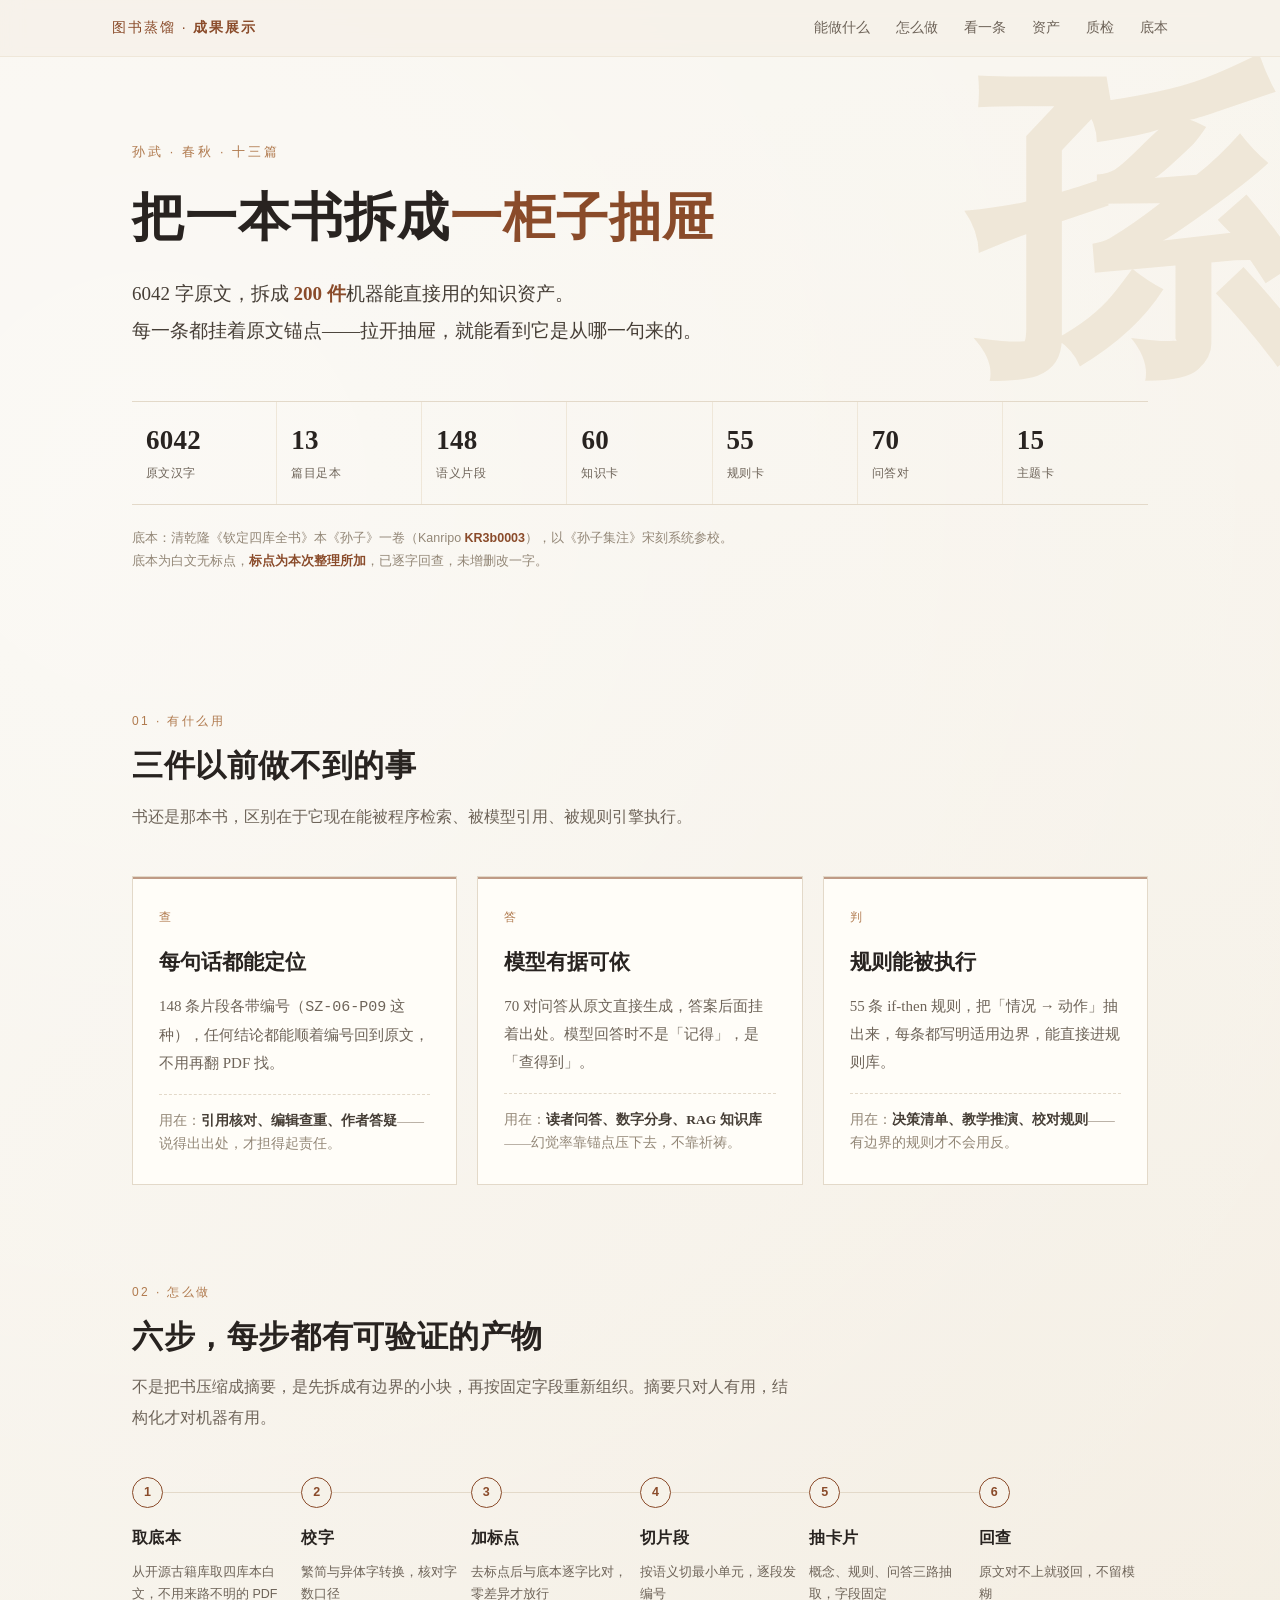
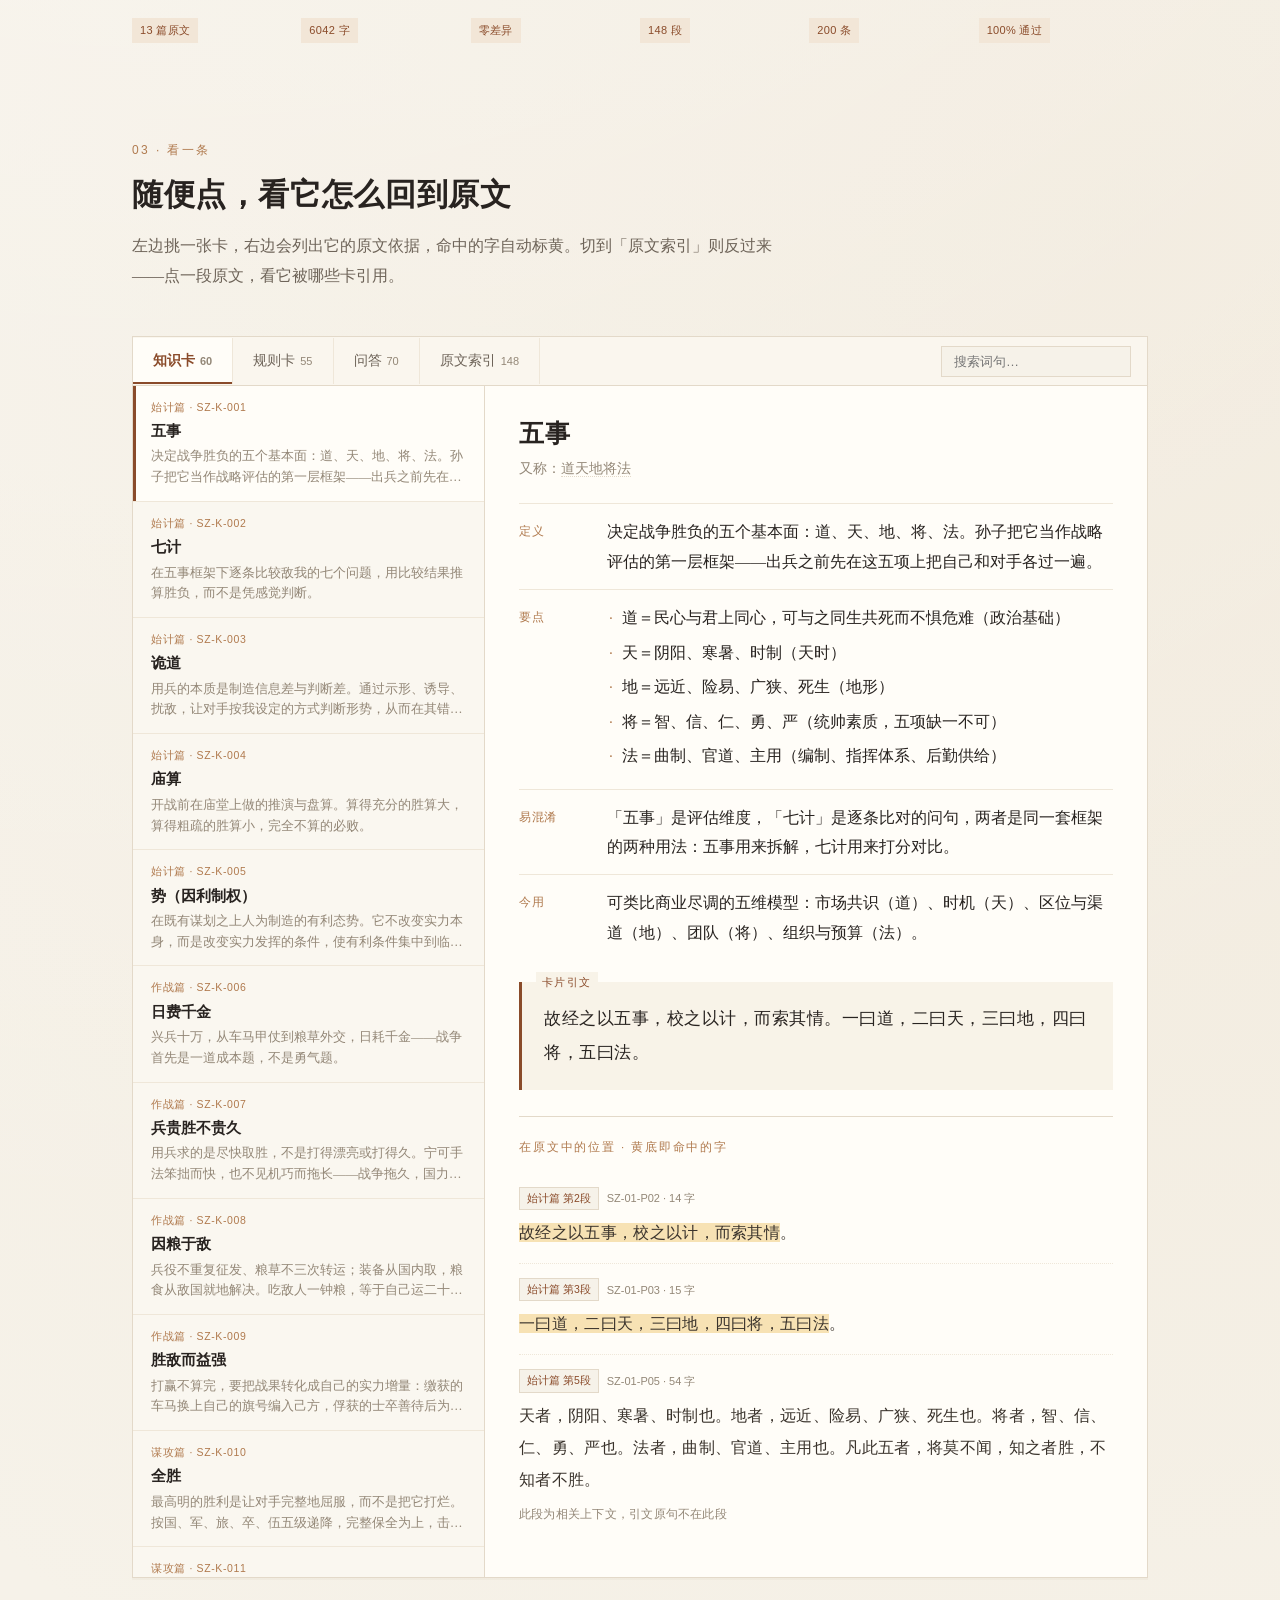
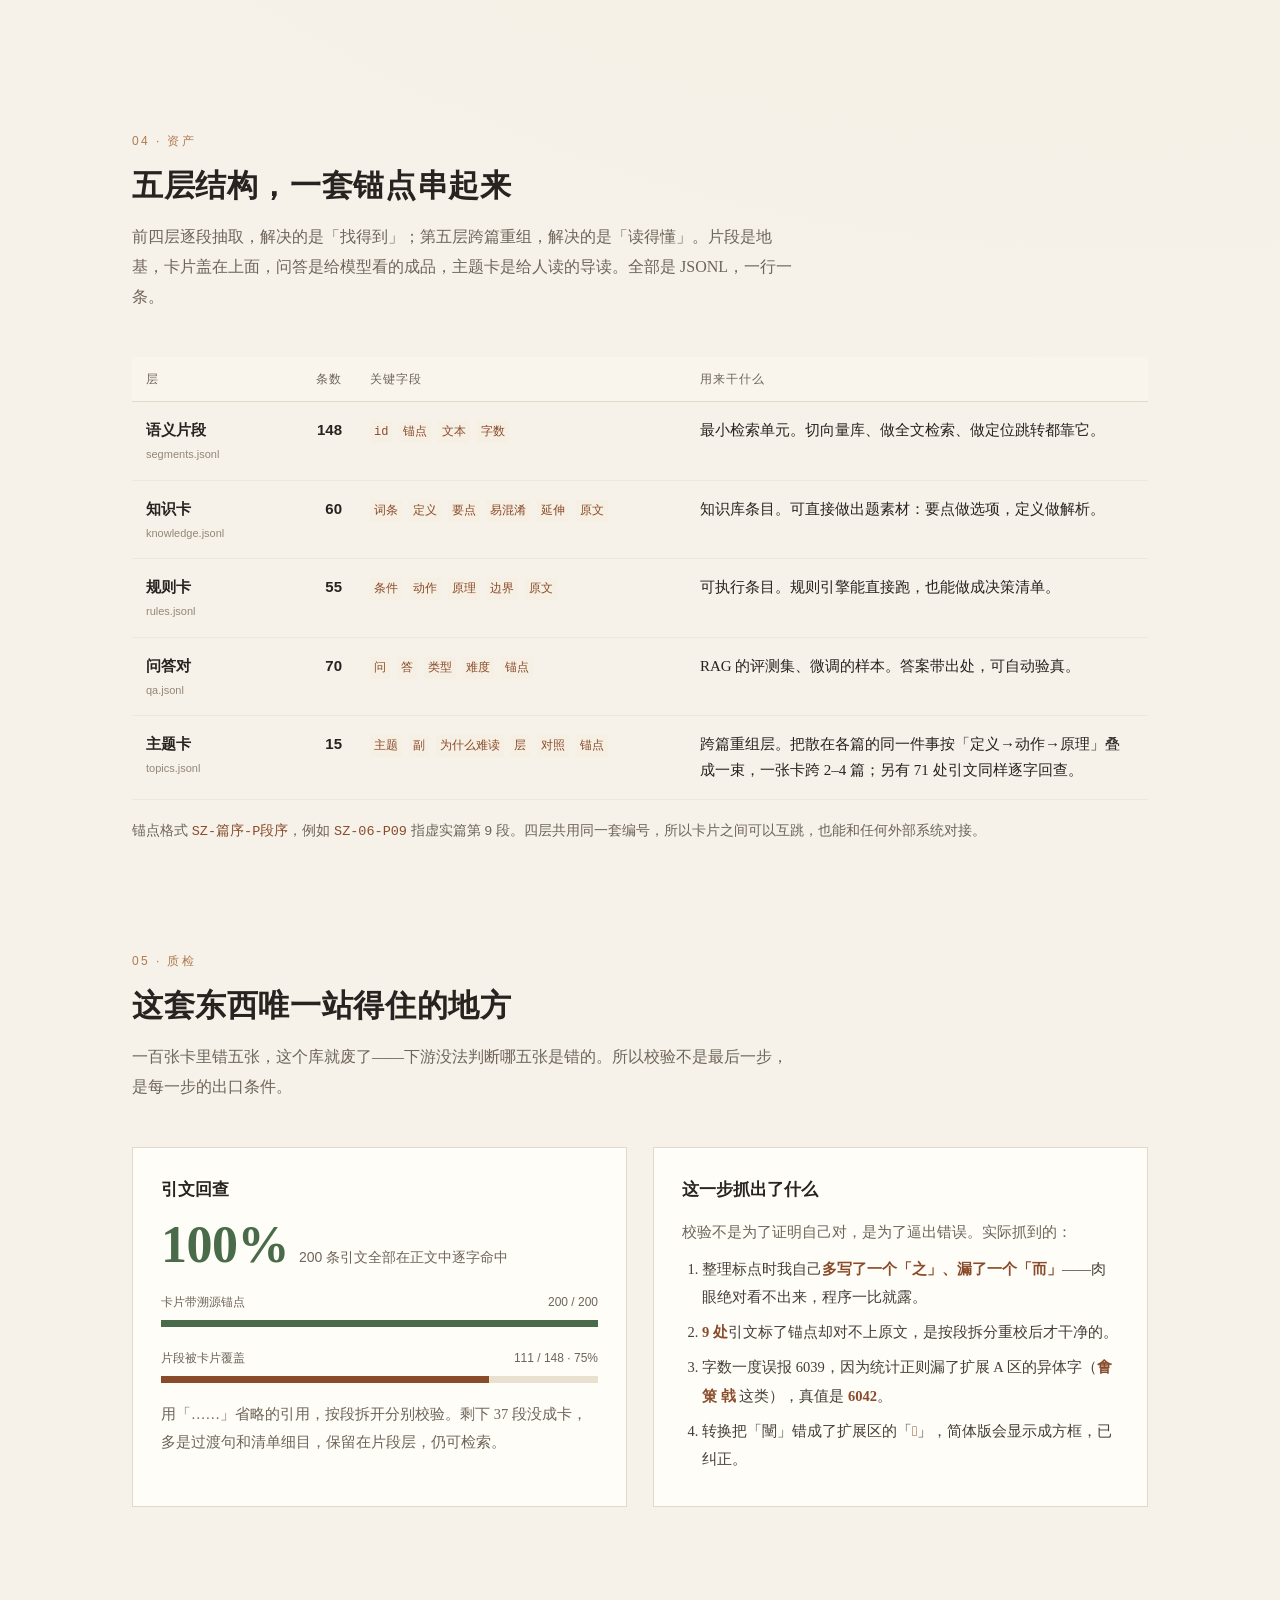
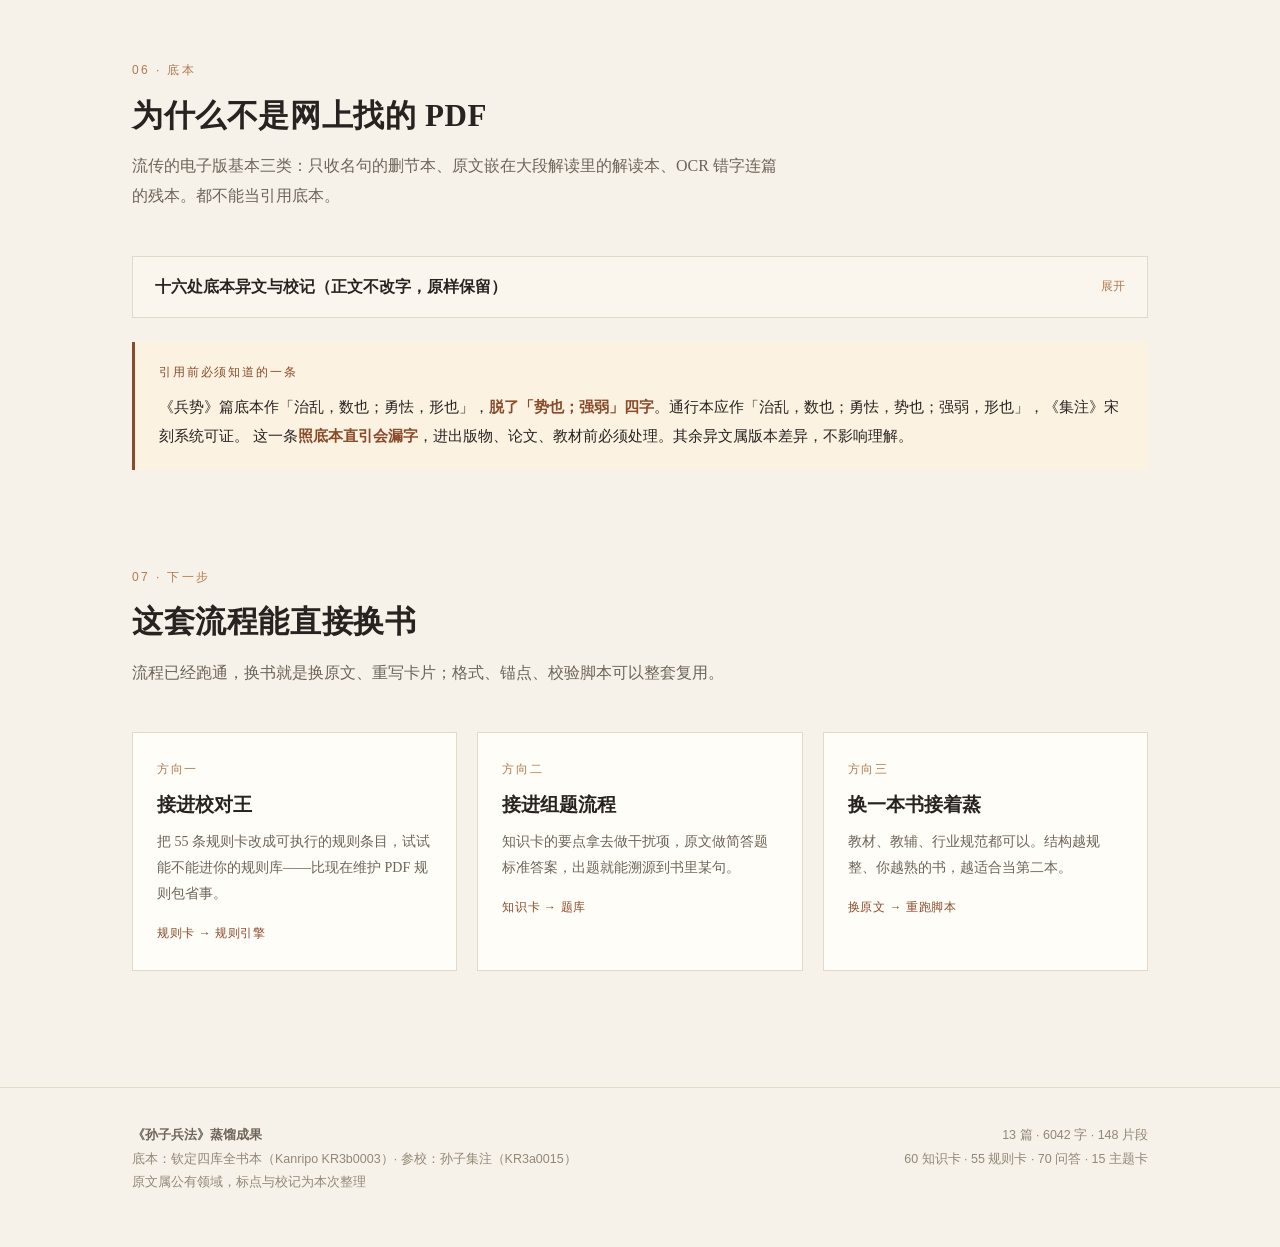
<file: 孙子兵法蒸馏_展示页.html>
<!DOCTYPE html>
<html lang="zh-CN">
<head>
<meta charset="utf-8">
<meta name="viewport" content="width=device-width,initial-scale=1">
<title>《孙子兵法》蒸馏成果 · 6042 字原文 → 200 件知识资产</title>
<style>
:root{
  --paper:#f6f2e9; --card:#fffdf8; --ink:#282320; --sub:#6e6459; --faint:#938777;
  --line:#e3d9c9; --line2:#efe7d9; --acc:#8a4b2a; --acc2:#b07a4e; --accl:#f2e6d7;
  --mark:#f7e2b4; --ok:#4a6b4a; --serif:"Songti SC","SimSun","STSong","Noto Serif CJK SC",serif;
  --sans:"PingFang SC","Microsoft YaHei","Hiragino Sans GB","Segoe UI",sans-serif;
}
*{box-sizing:border-box;margin:0;padding:0}
html{scroll-behavior:smooth}
body{background:var(--paper);color:var(--ink);font-family:var(--serif);font-size:17px;line-height:1.85;
  -webkit-font-smoothing:antialiased;
  background-image:radial-gradient(circle at 12% 8%,rgba(255,255,255,.55),transparent 42%),
                   radial-gradient(circle at 88% 30%,rgba(232,218,196,.35),transparent 40%);}
a{color:inherit;text-decoration:none}
.wrap{max-width:1080px;margin:0 auto;padding:0 32px}

/* ── 顶栏 ── */
.top{position:sticky;top:0;z-index:50;background:rgba(246,242,233,.86);backdrop-filter:blur(10px);
  border-bottom:1px solid var(--line2)}
.top .wrap{display:flex;align-items:center;justify-content:space-between;height:56px;max-width:1120px}
.brand{font-size:14px;letter-spacing:.14em;color:var(--acc);font-family:var(--sans)}
.brand b{font-weight:600}
.top nav{display:flex;gap:26px;font-family:var(--sans);font-size:13.5px;color:var(--sub)}
.top nav a{transition:color .18s;position:relative;padding:3px 0}
.top nav a:hover{color:var(--acc)}
.top nav a:hover::after{content:"";position:absolute;left:0;right:0;bottom:-2px;height:1px;background:var(--acc2)}

/* ── Hero ── */
.hero{padding:84px 0 62px;position:relative;overflow:hidden}
.hero::before{content:"孫";position:absolute;right:-16px;top:6px;font-size:330px;color:#efe6d6;
  font-weight:700;line-height:1;pointer-events:none;user-select:none;opacity:.9}
.hero .wrap{position:relative}
.eyebrow{font-family:var(--sans);font-size:12.5px;letter-spacing:.22em;color:var(--acc2);margin-bottom:22px}
h1{font-size:52px;line-height:1.24;letter-spacing:.02em;font-weight:700}
h1 em{font-style:normal;color:var(--acc)}
.lede{margin-top:24px;font-size:19px;line-height:1.95;color:#463e36;max-width:700px}
.lede b{color:var(--acc);font-weight:700}
.stats{display:grid;grid-template-columns:repeat(7,1fr);gap:0;margin-top:52px;border-top:1px solid var(--line);border-bottom:1px solid var(--line)}
.stat{padding:22px 14px 20px;border-right:1px solid var(--line2)}
.stat:last-child{border-right:0}
.stat .n{font-size:27px;font-weight:700;letter-spacing:.01em;line-height:1.2;font-variant-numeric:tabular-nums}
.stat .n small{font-size:14px;font-weight:400;color:var(--sub);margin-left:2px}
.stat .l{font-family:var(--sans);font-size:12px;color:var(--sub);margin-top:6px;letter-spacing:.04em}
.src-line{margin-top:22px;font-family:var(--sans);font-size:12.5px;color:var(--faint);line-height:1.8}
.src-line b{color:var(--acc);font-weight:600}

/* ── 通用区块 ── */
section{padding:76px 0}
.sec-head{margin-bottom:44px}
.sec-no{font-family:var(--sans);font-size:12px;letter-spacing:.2em;color:var(--acc2);margin-bottom:12px}
h2{font-size:31px;font-weight:700;letter-spacing:.02em;line-height:1.4}
.sec-sub{margin-top:14px;color:var(--sub);font-size:16px;max-width:660px;line-height:1.9}

/* ── 能做什么 ── */
.why{display:grid;grid-template-columns:repeat(3,1fr);gap:20px}
.wcard{background:var(--card);border:1px solid var(--line);padding:30px 26px 28px;position:relative}
.wcard::after{content:"";position:absolute;left:0;top:0;width:100%;height:2px;background:var(--acc);opacity:.55}
.wcard .k{font-family:var(--sans);font-size:11.5px;letter-spacing:.16em;color:var(--acc2);margin-bottom:14px}
.wcard h3{font-size:21px;font-weight:700;margin-bottom:12px}
.wcard p{font-size:15px;color:var(--sub);line-height:1.85}
.wcard .ex{margin-top:16px;padding-top:14px;border-top:1px dashed var(--line);font-size:13.5px;color:var(--faint);line-height:1.75}
.wcard .ex b{color:#463e36;font-weight:600}

/* ── 流水线 ── */
.pipe{display:grid;grid-template-columns:repeat(6,1fr);gap:0;counter-reset:p}
.step{position:relative;padding:0 12px 0 0;display:flex;flex-direction:column}
.step::before{content:"";position:absolute;top:15px;left:31px;right:0;height:1px;background:var(--line)}
.step:last-child::before{display:none}
.dot{width:31px;height:31px;border:1px solid var(--acc);border-radius:50%;display:flex;align-items:center;
  justify-content:center;font-family:var(--sans);font-size:12.5px;color:var(--acc);background:var(--paper);
  position:relative;z-index:1;font-weight:600;flex-shrink:0}
.step h4{font-size:16px;font-weight:700;margin:15px 0 8px;letter-spacing:.02em}
.step p{font-size:12.5px;color:var(--sub);line-height:1.8;font-family:var(--sans);flex:1}
.step .out{align-self:flex-start;margin-top:12px;font-family:var(--sans);font-size:11px;color:var(--acc);
  background:var(--accl);padding:2.5px 8px;letter-spacing:.03em}

/* ── 演示台 ── */
.demo{border:1px solid var(--line);background:var(--card);box-shadow:0 2px 0 rgba(138,75,42,.04)}
.tabs{display:flex;align-items:center;gap:0;border-bottom:1px solid var(--line);background:#faf6ee;flex-wrap:wrap}
.tab{font-family:var(--sans);font-size:13.5px;color:var(--sub);padding:14px 20px;cursor:pointer;
  border-right:1px solid var(--line2);transition:.15s;background:none;border-top:0;border-left:0;border-bottom:0;font-family:var(--sans)}
.tab:hover{background:#f4efe4;color:var(--acc)}
.tab.on{background:var(--card);color:var(--acc);font-weight:600;box-shadow:inset 0 -2px 0 var(--acc)}
.tab .c{font-size:11px;color:var(--faint);margin-left:5px}
.search{margin-left:auto;padding:8px 16px}
.search input{font-family:var(--sans);font-size:13px;padding:7px 12px;width:190px;border:1px solid var(--line);
  background:var(--paper);color:var(--ink);outline:none;transition:.15s}
.search input:focus{border-color:var(--acc2);background:#fff}
.desk{position:relative;min-height:560px}
.list{position:absolute;left:0;top:0;bottom:0;width:352px;overflow-y:auto;background:#faf7f0;
  border-right:1px solid var(--line)}
.item{padding:12px 18px 13px;border-bottom:1px solid var(--line2);cursor:pointer;transition:.13s}
.item:hover{background:#f4efe4}
.item.on{background:var(--card);box-shadow:inset 3px 0 0 var(--acc)}
.item .kicker{font-family:var(--sans);font-size:10.5px;color:var(--acc2);letter-spacing:.06em;margin-bottom:3px;
  white-space:nowrap;overflow:hidden;text-overflow:ellipsis}
.item .t{font-size:15px;font-weight:600;line-height:1.5}
.item .s{font-size:12.5px;color:var(--faint);margin-top:4px;line-height:1.65;overflow:hidden;
  text-overflow:ellipsis;display:-webkit-box;-webkit-line-clamp:2;-webkit-box-orient:vertical}
.item .tag{font-family:var(--sans);font-size:10px;color:var(--acc);background:var(--accl);padding:1px 6px;flex-shrink:0}
.pane{margin-left:352px;padding:30px 34px 38px}
.empty{color:var(--faint);font-size:14px;font-family:var(--sans);padding:40px 0;text-align:center;line-height:2}

.pane h3{font-size:25px;font-weight:700;line-height:1.4;letter-spacing:.02em}
.pane .alias{font-size:13.5px;color:var(--faint);margin-top:6px;font-family:var(--sans)}
.pane .alias span{border-bottom:1px dotted var(--line);margin-right:8px}
.rows{margin-top:22px}
.row{display:grid;grid-template-columns:74px 1fr;gap:14px;padding:13px 0;border-top:1px solid var(--line2);align-items:start}
.row .lb{font-family:var(--sans);font-size:12px;color:var(--acc2);letter-spacing:.05em;padding-top:3px}
.row .vv{font-size:15.5px;line-height:1.9}
.row .vv ul{list-style:none}
.row .vv li{position:relative;padding-left:15px;margin-bottom:5px}
.row .vv li::before{content:"·";position:absolute;left:2px;color:var(--acc2)}
.quote{margin:22px 0 0;padding:20px 22px;background:#f8f3e8;border-left:3px solid var(--acc);
  font-size:17px;line-height:2;letter-spacing:.03em;position:relative}
.quote::before{content:"卡片引文";position:absolute;top:-10px;left:14px;font-family:var(--sans);font-size:10.5px;
  color:var(--acc);background:#f8f3e8;padding:0 6px;letter-spacing:.14em}
br.wide{display:inline}
mark{background:var(--mark);color:inherit;padding:1px 0;box-decoration-break:clone}
.srcs{margin-top:26px;border-top:1px solid var(--line);padding-top:20px}
.srcs .hd{font-family:var(--sans);font-size:11.5px;letter-spacing:.16em;color:var(--acc2);margin-bottom:14px}
.segbox{padding:14px 0;border-bottom:1px dotted var(--line2)}
.segbox:last-child{border-bottom:0}
.segbox .meta{font-family:var(--sans);font-size:11px;color:var(--faint);margin-bottom:7px;display:flex;align-items:center;gap:8px}
.chip{font-family:var(--sans);font-size:10.5px;color:var(--acc);border:1px solid var(--line);background:var(--paper);
  padding:1px 7px;cursor:pointer;transition:.13s}
.chip:hover{background:var(--accl);border-color:var(--acc2)}
.segbox .tx{font-size:16px;line-height:2;letter-spacing:.02em;color:#3a332c}
.ctxnote{font-family:var(--sans);font-size:11.5px;color:var(--faint);margin-top:8px;letter-spacing:.02em}
.segbox.flash{animation:fl 1.1s ease}
@keyframes fl{0%,100%{background:transparent}25%,60%{background:#f8ecd2}}
.badge{display:inline-block;font-family:var(--sans);font-size:10.5px;padding:1px 7px;border-radius:2px}
.b-ok{color:var(--ok);background:#e8efe4}
.b-warn{color:#a06a20;background:#f6ecd8}

/* ── 资产表 ── */
.tbl{width:100%;border-collapse:collapse;font-size:15px;table-layout:fixed}
.tbl th{font-family:var(--sans);font-size:12px;letter-spacing:.08em;color:var(--sub);text-align:left;
  padding:11px 14px;border-bottom:1px solid var(--line);font-weight:500;background:#f9f5ec}
.tbl td{padding:15px 14px;border-bottom:1px solid var(--line2);vertical-align:top;line-height:1.75}
.tbl tr:hover td{background:#fbf8f1}
.tbl .nm{font-weight:600;white-space:nowrap}
.tbl .nm i{display:block;font-family:var(--sans);font-size:11px;color:var(--faint);font-style:normal;font-weight:400;margin-top:2px}
.tbl .num{font-family:var(--sans);font-variant-numeric:tabular-nums;font-weight:600;text-align:right;white-space:nowrap}
.tbl code{font-family:"Consolas","Menlo",monospace;font-size:12px;color:var(--acc);background:#f6efe3;
  padding:1px 4px;margin:2px 3px 2px 0;display:inline-block;line-height:1.7}
.note-line{margin-top:18px;font-size:13.5px;color:var(--sub);font-family:var(--sans);line-height:1.9}

/* ── 质检 ── */
.qc{display:grid;grid-template-columns:1fr 1fr;gap:26px}
.qcbox{background:var(--card);border:1px solid var(--line);padding:26px 28px}
.qcbox h4{font-size:17px;font-weight:700;margin-bottom:14px;display:flex;align-items:center;gap:9px}
.qcbox p{font-size:14.5px;color:var(--sub);line-height:1.9}
.qcbox ol{font-size:14.5px;color:#463e36;line-height:1.95;padding-left:20px;margin-top:8px}
.qcbox ol li{margin-bottom:7px}
.qcbox ol li b{color:var(--acc)}
.bar{margin-top:20px}
.bar .lb{display:flex;justify-content:space-between;font-family:var(--sans);font-size:12px;color:var(--sub);margin-bottom:7px}
.bar .tr{height:7px;background:#eae0cf;overflow:hidden}
.bar .fi{height:100%;background:var(--acc);width:0}
.bar .fi.full{background:var(--ok)}
.big-ok{font-size:52px;font-weight:700;color:var(--ok);line-height:1;font-variant-numeric:tabular-nums;letter-spacing:-.01em}
.big-ok span{font-size:14px;color:var(--sub);font-weight:400;margin-left:10px;font-family:var(--sans);letter-spacing:0}

/* ── 底本 ── */
.fold{border:1px solid var(--line);background:var(--card)}
.fold summary{padding:16px 22px;cursor:pointer;font-size:15.5px;font-weight:600;list-style:none;
  display:flex;align-items:center;justify-content:space-between;background:#faf6ee}
.fold summary::-webkit-details-marker{display:none}
.fold summary::after{content:"展开";font-family:var(--sans);font-size:11.5px;color:var(--acc2);font-weight:400}
.fold[open] summary::after{content:"收起"}
.fold summary:hover{background:#f6f0e4}
.fold .inner{padding:0 22px 22px}
.warn{margin-top:24px;padding:20px 24px;background:#fbf2e2;border-left:3px solid var(--acc);font-size:15px;line-height:1.9}
.warn b{color:var(--acc)}
.warn .h{font-family:var(--sans);font-size:11.5px;letter-spacing:.16em;color:var(--acc);margin-bottom:9px}

/* ── 下一步 ── */
.next{display:grid;grid-template-columns:repeat(3,1fr);gap:20px}
.ncard{border:1px solid var(--line);background:var(--card);padding:26px 24px;transition:.2s}
.ncard:hover{border-color:var(--acc2);transform:translateY(-2px);box-shadow:0 6px 18px rgba(138,75,42,.07)}
.ncard .no{font-family:var(--sans);font-size:11.5px;color:var(--acc2);letter-spacing:.14em}
.ncard h4{font-size:19px;font-weight:700;margin:11px 0 10px;line-height:1.45}
.ncard p{font-size:14px;color:var(--sub);line-height:1.85}
.ncard .go{margin-top:15px;font-family:var(--sans);font-size:12px;color:var(--acc);letter-spacing:.05em}

footer{border-top:1px solid var(--line);padding:36px 0 54px;margin-top:40px}
footer .wrap{display:flex;justify-content:space-between;align-items:flex-start;gap:30px;flex-wrap:wrap;
  font-family:var(--sans);font-size:12.5px;color:var(--faint);line-height:1.9}
footer b{color:var(--sub);font-weight:600}

@media(max-width:940px){
  h1{font-size:38px}.hero::before{font-size:260px}
  .stats{grid-template-columns:repeat(3,1fr)}
  .stat:nth-child(3){border-right:0}
  .why,.next,.qc{grid-template-columns:1fr}
  .pipe{grid-template-columns:repeat(3,1fr);gap:26px 0}
  .step:nth-child(3)::before{display:none}
  .desk{min-height:0}
  .list{position:static;width:auto;max-height:280px;border-right:0;border-bottom:1px solid var(--line)}
  .pane{margin-left:0;padding:24px 20px 28px}
  .wrap{padding:0 20px}
  .search input{width:130px}
}
@media(max-width:760px){
  br.wide{display:none}
  .top nav{display:none}
  .top .wrap{justify-content:center}
}
@media(max-width:560px){
  h1{font-size:30px;letter-spacing:0}
  .lede{font-size:16.5px}
  .stat .n{font-size:25px}
  .stat{padding:16px 10px}
  .sec-head{margin-bottom:30px}
  h2{font-size:25px}
  section{padding:52px 0}
  .hero{padding:56px 0 44px}
  .tab{padding:12px 13px;font-size:12.5px}
  .search{margin-left:0;padding:8px 10px;width:100%}
  .search input{width:100%}
}
</style>
</head>
<body>

<header class="top">
  <div class="wrap">
    <span class="brand">图书蒸馏 · <b>成果展示</b></span>
    <nav>
      <a href="#why">能做什么</a>
      <a href="#pipe">怎么做</a>
      <a href="#demo">看一条</a>
      <a href="#assets">资产</a>
      <a href="#qc">质检</a>
      <a href="#src">底本</a>
    </nav>
  </div>
</header>

<div class="hero">
  <div class="wrap">
    <p class="eyebrow">孙武 · 春秋 · 十三篇</p>
    <h1>把一本书拆成<em>一柜子抽屉</em></h1>
    <p class="lede">6042 字原文，拆成 <b>200 件</b>机器能直接用的知识资产。<br class="wide">每一条都挂着原文锚点——拉开抽屉，就能看到它是从哪一句来的。</p>
    <div class="stats" id="stats"></div>
    <p class="src-line">底本：清乾隆《钦定四库全书》本《孙子》一卷（Kanripo <b>KR3b0003</b>），以《孙子集注》宋刻系统参校。<br>
      底本为白文无标点，<b>标点为本次整理所加</b>，已逐字回查，未增删改一字。</p>
  </div>
</div>

<section id="why">
  <div class="wrap">
    <div class="sec-head">
      <p class="sec-no">01 · 有什么用</p>
      <h2>三件以前做不到的事</h2>
      <p class="sec-sub">书还是那本书，区别在于它现在能被程序检索、被模型引用、被规则引擎执行。</p>
    </div>
    <div class="why">
      <div class="wcard">
        <div class="k">查</div>
        <h3>每句话都能定位</h3>
        <p>148 条片段各带编号（<code>SZ-06-P09</code> 这种），任何结论都能顺着编号回到原文，不用再翻 PDF 找。</p>
        <div class="ex">用在：<b>引用核对、编辑查重、作者答疑</b>——说得出出处，才担得起责任。</div>
      </div>
      <div class="wcard">
        <div class="k">答</div>
        <h3>模型有据可依</h3>
        <p>70 对问答从原文直接生成，答案后面挂着出处。模型回答时不是「记得」，是「查得到」。</p>
        <div class="ex">用在：<b>读者问答、数字分身、RAG 知识库</b>——幻觉率靠锚点压下去，不靠祈祷。</div>
      </div>
      <div class="wcard">
        <div class="k">判</div>
        <h3>规则能被执行</h3>
        <p>55 条 if-then 规则，把「情况 → 动作」抽出来，每条都写明适用边界，能直接进规则库。</p>
        <div class="ex">用在：<b>决策清单、教学推演、校对规则</b>——有边界的规则才不会用反。</div>
      </div>
    </div>
  </div>
</section>

<section id="pipe" style="padding-top:20px">
  <div class="wrap">
    <div class="sec-head">
      <p class="sec-no">02 · 怎么做</p>
      <h2>六步，每步都有可验证的产物</h2>
      <p class="sec-sub">不是把书压缩成摘要，是先拆成有边界的小块，再按固定字段重新组织。摘要只对人有用，结构化才对机器有用。</p>
    </div>
    <div class="pipe">
      <div class="step"><div class="dot">1</div><h4>取底本</h4><p>从开源古籍库取四库本白文，不用来路不明的 PDF</p><span class="out">13 篇原文</span></div>
      <div class="step"><div class="dot">2</div><h4>校字</h4><p>繁简与异体字转换，核对字数口径</p><span class="out">6042 字</span></div>
      <div class="step"><div class="dot">3</div><h4>加标点</h4><p>去标点后与底本逐字比对，零差异才放行</p><span class="out">零差异</span></div>
      <div class="step"><div class="dot">4</div><h4>切片段</h4><p>按语义切最小单元，逐段发编号</p><span class="out">148 段</span></div>
      <div class="step"><div class="dot">5</div><h4>抽卡片</h4><p>概念、规则、问答三路抽取，字段固定</p><span class="out">200 条</span></div>
      <div class="step"><div class="dot">6</div><h4>回查</h4><p>原文对不上就驳回，不留模糊</p><span class="out">100% 通过</span></div>
    </div>
  </div>
</section>

<section id="demo" style="padding-top:20px">
  <div class="wrap">
    <div class="sec-head">
      <p class="sec-no">03 · 看一条</p>
      <h2>随便点，看它怎么回到原文</h2>
      <p class="sec-sub">左边挑一张卡，右边会列出它的原文依据，命中的字自动标黄。切到「原文索引」则反过来——点一段原文，看它被哪些卡引用。</p>
    </div>
    <div class="demo">
      <div class="tabs" id="tabs"></div>
      <div class="desk">
        <div class="list" id="list"></div>
        <div class="pane" id="pane"><div class="empty">← 从左边选一条</div></div>
      </div>
    </div>
  </div>
</section>

<section id="assets">
  <div class="wrap">
    <div class="sec-head">
      <p class="sec-no">04 · 资产</p>
      <h2>五层结构，一套锚点串起来</h2>
      <p class="sec-sub">前四层逐段抽取，解决的是「找得到」；第五层跨篇重组，解决的是「读得懂」。片段是地基，卡片盖在上面，问答是给模型看的成品，主题卡是给人读的导读。全部是 JSONL，一行一条。</p>
    </div>
    <table class="tbl">
      <thead><tr><th style="width:150px">层</th><th style="width:74px;text-align:right">条数</th><th style="width:330px">关键字段</th><th>用来干什么</th></tr></thead>
      <tbody>
        <tr><td class="nm">语义片段<i>segments.jsonl</i></td><td class="num">148</td>
          <td><code>id</code> <code>锚点</code> <code>文本</code> <code>字数</code></td>
          <td>最小检索单元。切向量库、做全文检索、做定位跳转都靠它。</td></tr>
        <tr><td class="nm">知识卡<i>knowledge.jsonl</i></td><td class="num">60</td>
          <td><code>词条</code> <code>定义</code> <code>要点</code> <code>易混淆</code> <code>延伸</code> <code>原文</code></td>
          <td>知识库条目。可直接做出题素材：要点做选项，定义做解析。</td></tr>
        <tr><td class="nm">规则卡<i>rules.jsonl</i></td><td class="num">55</td>
          <td><code>条件</code> <code>动作</code> <code>原理</code> <code>边界</code> <code>原文</code></td>
          <td>可执行条目。规则引擎能直接跑，也能做成决策清单。</td></tr>
        <tr><td class="nm">问答对<i>qa.jsonl</i></td><td class="num">70</td>
          <td><code>问</code> <code>答</code> <code>类型</code> <code>难度</code> <code>锚点</code></td>
          <td>RAG 的评测集、微调的样本。答案带出处，可自动验真。</td></tr>
        <tr><td class="nm">主题卡<i>topics.jsonl</i></td><td class="num">15</td>
          <td><code>主题</code> <code>副</code> <code>为什么难读</code> <code>层</code> <code>对照</code> <code>锚点</code></td>
          <td>跨篇重组层。把散在各篇的同一件事按「定义→动作→原理」叠成一束，一张卡跨 2–4 篇；另有 71 处引文同样逐字回查。</td></tr>
      </tbody>
    </table>
    <p class="note-line">锚点格式 <code style="font-family:Consolas,monospace;color:#8a4b2a">SZ-篇序-P段序</code>，例如 <code style="font-family:Consolas,monospace;color:#8a4b2a">SZ-06-P09</code> 指虚实篇第 9 段。四层共用同一套编号，所以卡片之间可以互跳，也能和任何外部系统对接。</p>
  </div>
</section>

<section id="qc" style="padding-top:30px">
  <div class="wrap">
    <div class="sec-head">
      <p class="sec-no">05 · 质检</p>
      <h2>这套东西唯一站得住的地方</h2>
      <p class="sec-sub">一百张卡里错五张，这个库就废了——下游没法判断哪五张是错的。所以校验不是最后一步，是每一步的出口条件。</p>
    </div>
    <div class="qc">
      <div class="qcbox">
        <h4>引文回查</h4>
        <div class="big-ok" id="qcnum">0<span>/ 200 条通过</span></div>
        <div class="bar">
          <div class="lb"><span>卡片带溯源锚点</span><span>200 / 200</span></div>
          <div class="tr"><div class="fi full" style="width:100%"></div></div>
        </div>
        <div class="bar">
          <div class="lb"><span>片段被卡片覆盖</span><span>111 / 148 · 75%</span></div>
          <div class="tr"><div class="fi" style="width:75%"></div></div>
        </div>
        <p style="margin-top:18px">用「……」省略的引用，按段拆开分别校验。剩下 37 段没成卡，多是过渡句和清单细目，保留在片段层，仍可检索。</p>
      </div>
      <div class="qcbox">
        <h4>这一步抓出了什么</h4>
        <p>校验不是为了证明自己对，是为了逼出错误。实际抓到的：</p>
        <ol>
          <li>整理标点时我自己<b>多写了一个「之」、漏了一个「而」</b>——肉眼绝对看不出来，程序一比就露。</li>
          <li><b>9 处</b>引文标了锚点却对不上原文，是按段拆分重校后才干净的。</li>
          <li>字数一度误报 6039，因为统计正则漏了扩展 A 区的异体字（<b>㑹 䇿 㦸</b> 这类），真值是 <b>6042</b>。</li>
          <li>转换把「闉」错成了扩展区的「<b>𬮱</b>」，简体版会显示成方框，已纠正。</li>
        </ol>
      </div>
    </div>
  </div>
</section>

<section id="src">
  <div class="wrap">
    <div class="sec-head">
      <p class="sec-no">06 · 底本</p>
      <h2>为什么不是网上找的 PDF</h2>
      <p class="sec-sub">流传的电子版基本三类：只收名句的删节本、原文嵌在大段解读里的解读本、OCR 错字连篇的残本。都不能当引用底本。</p>
    </div>
    <details class="fold">
      <summary>十六处底本异文与校记（正文不改字，原样保留）</summary>
      <div class="inner" id="jiaoj"></div>
    </details>
    <div class="warn">
      <div class="h">引用前必须知道的一条</div>
      《兵势》篇底本作「治乱，数也；勇怯，形也」，<b>脱了「势也；强弱」四字</b>。通行本应作「治乱，数也；勇怯，势也；强弱，形也」，《集注》宋刻系统可证。
      这一条<b>照底本直引会漏字</b>，进出版物、论文、教材前必须处理。其余异文属版本差异，不影响理解。
    </div>
  </div>
</section>

<section id="next" style="padding-top:20px">
  <div class="wrap">
    <div class="sec-head">
      <p class="sec-no">07 · 下一步</p>
      <h2>这套流程能直接换书</h2>
      <p class="sec-sub">流程已经跑通，换书就是换原文、重写卡片；格式、锚点、校验脚本可以整套复用。</p>
    </div>
    <div class="next">
      <div class="ncard"><div class="no">方向一</div><h4>接进校对王</h4>
        <p>把 55 条规则卡改成可执行的规则条目，试试能不能进你的规则库——比现在维护 PDF 规则包省事。</p>
        <div class="go">规则卡 → 规则引擎</div></div>
      <div class="ncard"><div class="no">方向二</div><h4>接进组题流程</h4>
        <p>知识卡的要点拿去做干扰项，原文做简答题标准答案，出题就能溯源到书里某句。</p>
        <div class="go">知识卡 → 题库</div></div>
      <div class="ncard"><div class="no">方向三</div><h4>换一本书接着蒸</h4>
        <p>教材、教辅、行业规范都可以。结构越规整、你越熟的书，越适合当第二本。</p>
        <div class="go">换原文 → 重跑脚本</div></div>
    </div>
  </div>
</section>

<footer>
  <div class="wrap">
    <div>
      <b>《孙子兵法》蒸馏成果</b><br>
      底本：钦定四库全书本（Kanripo KR3b0003）· 参校：孙子集注（KR3a0015）<br>
      原文属公有领域，标点与校记为本次整理
    </div>
    <div style="text-align:right">
      13 篇 · 6042 字 · 148 片段<br>
      60 知识卡 · 55 规则卡 · 70 问答 · 15 主题卡
    </div>
  </div>
</footer>

<script>
const D = {"seg":[{"id":"SZ-01-P01","篇":"始计","篇序":1,"段序":1,"字数":22,"锚点":"始计篇 第1段","文本":"孙子曰：兵者，国之大事，死生之地，存亡之道，不可不察也。"},{"id":"SZ-01-P02","篇":"始计","篇序":1,"段序":2,"字数":14,"锚点":"始计篇 第2段","文本":"故经之以五事，校之以计，而索其情。"},{"id":"SZ-01-P03","篇":"始计","篇序":1,"段序":3,"字数":15,"锚点":"始计篇 第3段","文本":"一曰道，二曰天，三曰地，四曰将，五曰法。"},{"id":"SZ-01-P04","篇":"始计","篇序":1,"段序":4,"字数":21,"锚点":"始计篇 第4段","文本":"道者，令民与上同意，可与之死，可与之生，而不畏危也。"},{"id":"SZ-01-P05","篇":"始计","篇序":1,"段序":5,"字数":54,"锚点":"始计篇 第5段","文本":"天者，阴阳、寒暑、时制也。地者，远近、险易、广狭、死生也。将者，智、信、仁、勇、严也。法者，曲制、官道、主用也。凡此五者，将莫不闻，知之者胜，不知者不胜。"},{"id":"SZ-01-P06","篇":"始计","篇序":1,"段序":6,"字数":45,"锚点":"始计篇 第6段","文本":"故校之以计，而索其情，曰：主孰有道？将孰有能？天地孰得？法令孰行？兵众孰强？士卒孰练？赏罚孰明？吾以此知胜负矣。"},{"id":"SZ-01-P07","篇":"始计","篇序":1,"段序":7,"字数":21,"锚点":"始计篇 第7段","文本":"将听吾计，用之必胜，留之；将不听吾计，用之必败，去之。"},{"id":"SZ-01-P08","篇":"始计","篇序":1,"段序":8,"字数":20,"锚点":"始计篇 第8段","文本":"计利以听，乃为之势，以佐其外。势者，因利而制权也。"},{"id":"SZ-01-P09","篇":"始计","篇序":1,"段序":9,"字数":78,"锚点":"始计篇 第9段","文本":"兵者，诡道也。故能而示之不能，用而示之不用，近而示之远，远而示之近。利而诱之，乱而取之，实而备之，强而避之，怒而挠之，卑而骄之，佚而劳之，亲而离之。攻其无备，出其不意。此兵家之胜，不可先传也。"},{"id":"SZ-01-P10","篇":"始计","篇序":1,"段序":10,"字数":46,"锚点":"始计篇 第10段","文本":"夫未战而庙算胜者，得算多也；未战而庙算不胜者，得算少也。多算胜，少算不胜，而况于无算乎？吾于此观之，胜负见矣。"},{"id":"SZ-02-P01","篇":"作战","篇序":2,"段序":1,"字数":52,"锚点":"作战篇 第1段","文本":"孙子曰：凡用兵之法，驰车千驷，革车千乘，带甲十万，千里馈粮，内外之费，宾客之用，胶漆之材，车甲之奉，日费千金，然后十万之师举矣。"},{"id":"SZ-02-P02","篇":"作战","篇序":2,"段序":2,"字数":24,"锚点":"作战篇 第2段","文本":"其用战也胜，久则钝兵挫锐，攻城则力屈，久暴师则国用不足。"},{"id":"SZ-02-P03","篇":"作战","篇序":2,"段序":3,"字数":68,"锚点":"作战篇 第3段","文本":"夫钝兵挫锐，屈力殚货，则诸侯乘其弊而起，虽有智者，不能善其后矣。故兵闻拙速，未睹巧之久也。夫兵久而国利者，未之有也。故不尽知用兵之害者，则不能尽知用兵之利也。"},{"id":"SZ-02-P04","篇":"作战","篇序":2,"段序":4,"字数":26,"锚点":"作战篇 第4段","文本":"善用兵者，役不再籍，粮不三载；取用于国，因粮于敌，故军食可足也。"},{"id":"SZ-02-P05","篇":"作战","篇序":2,"段序":5,"字数":43,"锚点":"作战篇 第5段","文本":"国之贫于师者远输，远输则百姓贫；近师者贵卖，贵卖则百姓财竭，财竭则急于丘役。力屈财殚，中原内虚于家。"},{"id":"SZ-02-P06","篇":"作战","篇序":2,"段序":6,"字数":32,"锚点":"作战篇 第6段","文本":"百姓之费，十去其七；公家之费，破车罢马，甲胄弓矢，戟盾矛橹，丘牛大车，十去其六。"},{"id":"SZ-02-P07","篇":"作战","篇序":2,"段序":7,"字数":25,"锚点":"作战篇 第7段","文本":"故智将务食于敌：食敌一钟，当吾二十钟；芑秆一石，当吾二十石。"},{"id":"SZ-02-P08","篇":"作战","篇序":2,"段序":8,"字数":13,"锚点":"作战篇 第8段","文本":"故杀敌者，怒也；取敌之利者，货也。"},{"id":"SZ-02-P09","篇":"作战","篇序":2,"段序":9,"字数":35,"锚点":"作战篇 第9段","文本":"车战，得车十乘以上，赏其先得者，而更其旌旗，车杂而乘之，卒善而养之，是谓胜敌而益强。"},{"id":"SZ-02-P10","篇":"作战","篇序":2,"段序":10,"字数":7,"锚点":"作战篇 第10段","文本":"故兵贵胜，不贵久。"},{"id":"SZ-02-P11","篇":"作战","篇序":2,"段序":11,"字数":16,"锚点":"作战篇 第11段","文本":"故知兵之将，民之司命，国家安危之主也。"},{"id":"SZ-03-P01","篇":"谋攻","篇序":3,"段序":1,"字数":48,"锚点":"谋攻篇 第1段","文本":"孙子曰：夫用兵之法，全国为上，破国次之；全军为上，破军次之；全旅为上，破旅次之；全卒为上，破卒次之；全伍为上，破伍次之。"},{"id":"SZ-03-P02","篇":"谋攻","篇序":3,"段序":2,"字数":24,"锚点":"谋攻篇 第2段","文本":"是故百战百胜，非善之善者也；不战而屈人之兵，善之善者也。"},{"id":"SZ-03-P03","篇":"谋攻","篇序":3,"段序":3,"字数":25,"锚点":"谋攻篇 第3段","文本":"故上兵伐谋，其次伐交，其次伐兵，其下攻城。攻城之法，为不得已。"},{"id":"SZ-03-P04","篇":"谋攻","篇序":3,"段序":4,"字数":46,"锚点":"谋攻篇 第4段","文本":"修橹轒辒，具器械，三月而后成；距闉，又三月而后已。将不胜其忿而蚁附之，杀士卒三分之一，而城不拔者，此攻之灾也。"},{"id":"SZ-03-P05","篇":"谋攻","篇序":3,"段序":5,"字数":50,"锚点":"谋攻篇 第5段","文本":"故善用兵者，屈人之兵而非战也，拔人之城而非攻也，毁人之国而非久也，必以全争于天下。故兵不顿而利可全，此谋攻之法也。"},{"id":"SZ-03-P06","篇":"谋攻","篇序":3,"段序":6,"字数":43,"锚点":"谋攻篇 第6段","文本":"故用兵之法，十则围之，五则攻之，倍则分之，敌则能战之，少则能守之，不若则能避之。故小敌之坚，大敌之擒也。"},{"id":"SZ-03-P07","篇":"谋攻","篇序":3,"段序":7,"字数":19,"锚点":"谋攻篇 第7段","文本":"夫将者，国之辅也。辅周则国必强，辅隙则国必弱。"},{"id":"SZ-03-P08","篇":"谋攻","篇序":3,"段序":8,"字数":72,"锚点":"谋攻篇 第8段","文本":"故军之所以患于君者三：不知军之不可以进而谓之进，不知军之不可以退而谓之退，是谓縻军；不知三军之事，而同三军之政，则军士惑矣；不知三军之权，而同三军之任，则军士疑矣。"},{"id":"SZ-03-P09","篇":"谋攻","篇序":3,"段序":9,"字数":19,"锚点":"谋攻篇 第9段","文本":"三军既惑且疑，则诸侯之难至矣，是谓乱军引胜。"},{"id":"SZ-03-P10","篇":"谋攻","篇序":3,"段序":10,"字数":53,"锚点":"谋攻篇 第10段","文本":"故知胜有五：知可以与战不可以与战者胜，识众寡之用者胜，上下同欲者胜，以虞待不虞者胜，将能而君不御者胜。此五者，知胜之道也。"},{"id":"SZ-03-P11","篇":"谋攻","篇序":3,"段序":11,"字数":30,"锚点":"谋攻篇 第11段","文本":"故曰：知彼知己，百战不殆；不知彼而知己，一胜一负；不知彼，不知己，每战必败。"},{"id":"SZ-04-P01","篇":"军形","篇序":4,"段序":1,"字数":19,"锚点":"军形篇 第1段","文本":"孙子曰：昔之善战者，先为不可胜，以待敌之可胜。"},{"id":"SZ-04-P02","篇":"军形","篇序":4,"段序":2,"字数":35,"锚点":"军形篇 第2段","文本":"不可胜在已，可胜在敌。故善战者，能为不可胜，不能使敌之必可胜。故曰：胜可知，而不可为。"},{"id":"SZ-04-P03","篇":"军形","篇序":4,"段序":3,"字数":19,"锚点":"军形篇 第3段","文本":"不可胜者，守也；可胜者，攻也。守则不足，攻则有余。"},{"id":"SZ-04-P04","篇":"军形","篇序":4,"段序":4,"字数":26,"锚点":"军形篇 第4段","文本":"善守者，藏于九地之下；善攻者，动于九天之上。故能自保而全胜也。"},{"id":"SZ-04-P05","篇":"军形","篇序":4,"段序":5,"字数":50,"锚点":"军形篇 第5段","文本":"见胜不过众人之所知，非善之善者也；战胜而天下曰善，非善之善者也。故举秋毫不为多力，见日月不为明目，闻雷霆不为聪耳。"},{"id":"SZ-04-P06","篇":"军形","篇序":4,"段序":6,"字数":44,"锚点":"军形篇 第6段","文本":"古之所谓善战者，胜于易胜者也。故善战者之胜也，无智名，无勇功。故其战胜不忒。不忒者，其所措胜，胜已败者也。"},{"id":"SZ-04-P07","篇":"军形","篇序":4,"段序":7,"字数":51,"锚点":"军形篇 第7段","文本":"故善战者，立于不败之地，而不失敌之败也。是故胜兵先胜而后求战，败兵先战而后求胜。善用兵者，修道而保法，故能为胜败之政。"},{"id":"SZ-04-P08","篇":"军形","篇序":4,"段序":8,"字数":32,"锚点":"军形篇 第8段","文本":"兵法：一曰度，二曰量，三曰数，四曰称，五曰胜。地生度，度生量，量生数，数生称，称生胜。"},{"id":"SZ-04-P09","篇":"军形","篇序":4,"段序":9,"字数":31,"锚点":"军形篇 第9段","文本":"故胜兵若以镒称铢，败兵若以铢称镒。胜者之战，若决积水于千仞之溪者，形也。"},{"id":"SZ-05-P01","篇":"兵势","篇序":5,"段序":1,"字数":53,"锚点":"兵势篇 第1段","文本":"孙子曰：凡治众如治寡，分数是也；斗众如斗寡，形名是也；三军之众，可使必受敌而无败者，奇正是也；兵之所加，如以碫投卵者，虚实是也。"},{"id":"SZ-05-P02","篇":"兵势","篇序":5,"段序":2,"字数":40,"锚点":"兵势篇 第2段","文本":"凡战者，以正合，以奇胜。故善出奇者，无穷如天地，不竭如江海。终而复始，日月是也；死而复生，四时是也。"},{"id":"SZ-05-P03","篇":"兵势","篇序":5,"段序":3,"字数":69,"锚点":"兵势篇 第3段","文本":"声不过五，五声之变，不可胜听也；色不过五，五色之变，不可胜观也；味不过五，五味之变，不可胜尝也。战势不过奇正，奇正之变，不可胜穷也。奇正相生，如循环之无端，孰能穷之哉？"},{"id":"SZ-05-P04","篇":"兵势","篇序":5,"段序":4,"字数":40,"锚点":"兵势篇 第4段","文本":"激水之疾，至于漂石者，势也；鸷鸟之疾，至于毁折者，节也。故善战者，其势险，其节短。势如彍弩，节如发机。"},{"id":"SZ-05-P05","篇":"兵势","篇序":5,"段序":5,"字数":40,"锚点":"兵势篇 第5段","文本":"纷纷纭纭，斗乱而不可乱；浑浑沌沌，形圆而不可败。乱生于治，怯生于勇，弱生于强。治乱，数也；勇怯，形也。"},{"id":"SZ-05-P06","篇":"兵势","篇序":5,"段序":6,"字数":25,"锚点":"兵势篇 第6段","文本":"故善动敌者，形之，敌必从之；予之，敌必取之。以利动之，以本待之。"},{"id":"SZ-05-P07","篇":"兵势","篇序":5,"段序":7,"字数":47,"锚点":"兵势篇 第7段","文本":"故善战者，求之于势，不责之于人，故能择人而任势。任势者，其战人也，如转木石。木石之性，安则静，危则动，方则止，圆则行。"},{"id":"SZ-05-P08","篇":"兵势","篇序":5,"段序":8,"字数":18,"锚点":"兵势篇 第8段","文本":"故善战人之势，如转圆石于千仞之山者，势也。"},{"id":"SZ-06-P01","篇":"虚实","篇序":6,"段序":1,"字数":33,"锚点":"虚实篇 第1段","文本":"孙子曰：凡先处战地而待敌者佚，后处战地而趋战者劳。故善战者，致人而不致于人。"},{"id":"SZ-06-P02","篇":"虚实","篇序":6,"段序":2,"字数":35,"锚点":"虚实篇 第2段","文本":"能使敌人自至者，利之也；能使敌人不得至者，害之也。故敌佚能劳之，饱能饥之，安能动之。"},{"id":"SZ-06-P03","篇":"虚实","篇序":6,"段序":3,"字数":24,"锚点":"虚实篇 第3段","文本":"出其所不趋，趋其所不意。行千里而不劳者，行于无人之地也。"},{"id":"SZ-06-P04","篇":"虚实","篇序":6,"段序":4,"字数":41,"锚点":"虚实篇 第4段","文本":"攻而必取者，攻其所不守也；守而必固者，守其所不攻也。故善攻者，敌不知其所守；善守者，敌不知其所攻。"},{"id":"SZ-06-P05","篇":"虚实","篇序":6,"段序":5,"字数":23,"锚点":"虚实篇 第5段","文本":"微乎微乎，至于无形；神乎神乎，至于无声。故能为敌之司命。"},{"id":"SZ-06-P06","篇":"虚实","篇序":6,"段序":6,"字数":22,"锚点":"虚实篇 第6段","文本":"进而不可御者，冲其虚也；退而不可追者，速而不可及也。"},{"id":"SZ-06-P07","篇":"虚实","篇序":6,"段序":7,"字数":45,"锚点":"虚实篇 第7段","文本":"故我欲战，敌虽高垒深沟，不得不与我战者，攻其所必救也；我不欲战，虽画地而守之，敌不得与我战者，乖其所之也。"},{"id":"SZ-06-P08","篇":"虚实","篇序":6,"段序":8,"字数":47,"锚点":"虚实篇 第8段","文本":"故形人而我无形，则我专而敌分。我专为一，敌分为十，是以十攻其一也，则我众敌寡。能以众击寡，则吾之所与战者约矣。"},{"id":"SZ-06-P09","篇":"虚实","篇序":6,"段序":9,"字数":75,"锚点":"虚实篇 第9段","文本":"吾所与战之地不可知，不可知，则敌所备者多；敌所备者多，则吾所与战者寡矣。故备前则后寡，备后则前寡，备左则右寡，备右则左寡，无所不备，则无所不寡。寡者，备人者也；众者，使人备已者也。"},{"id":"SZ-06-P10","篇":"虚实","篇序":6,"段序":10,"字数":57,"锚点":"虚实篇 第10段","文本":"故知战之地，知战之日，则可千里而会战。不知战地，不知战日，则左不能救右，右不能救左，前不能救后，后不能救前，而况远者数十里，近者数里乎？"},{"id":"SZ-06-P11","篇":"虚实","篇序":6,"段序":11,"字数":29,"锚点":"虚实篇 第11段","文本":"以吴度之，越人之兵虽多，亦奚益于胜哉？故曰：胜可为也。敌虽众，可使无斗。"},{"id":"SZ-06-P12","篇":"虚实","篇序":6,"段序":12,"字数":57,"锚点":"虚实篇 第12段","文本":"故策之而知得失之计，作之而知动静之理，形之而知死生之地，角之而知有余不足之处。故形兵之极，至于无形；无形，则深间不能窥，智者不能谋。"},{"id":"SZ-06-P13","篇":"虚实","篇序":6,"段序":13,"字数":42,"锚点":"虚实篇 第13段","文本":"因形而措胜于众，众不能知。人皆知我所以胜之形，而莫知吾所以制胜之形。故其战胜不复，而应形于无穷。"},{"id":"SZ-06-P14","篇":"虚实","篇序":6,"段序":14,"字数":54,"锚点":"虚实篇 第14段","文本":"夫兵形象水：水之形，避高而趋下；兵之形，避实而击虚。水因地而制流，兵因敌而制胜。故兵无常势，水无常形，能因敌变化而取胜者，谓之神。"},{"id":"SZ-06-P15","篇":"虚实","篇序":6,"段序":15,"字数":19,"锚点":"虚实篇 第15段","文本":"故五行无常胜，四时无常位，日有短长，月有死生。"},{"id":"SZ-07-P01","篇":"军争","篇序":7,"段序":1,"字数":26,"锚点":"军争篇 第1段","文本":"孙子曰：凡用兵之法，将受命于君，合军聚众，交和而舍，莫难于军争。"},{"id":"SZ-07-P02","篇":"军争","篇序":7,"段序":2,"字数":36,"锚点":"军争篇 第2段","文本":"军争之难者，以迂为直，以患为利。故迂其途，而诱之以利，后人发，先人至，此知迂直之计者也。"},{"id":"SZ-07-P03","篇":"军争","篇序":7,"段序":3,"字数":26,"锚点":"军争篇 第3段","文本":"故军争为利，众争为危。举军而争利则不及，委军而争利则辎重捐。"},{"id":"SZ-07-P04","篇":"军争","篇序":7,"段序":4,"字数":63,"锚点":"军争篇 第4段","文本":"是故卷甲而趋，日夜不处，倍道兼行，百里而争利，则擒三将军，劲者先，疲者后，其法十一而至；五十里而争利，则蹶上将军，其法半至；三十里而争利，则三分之二至。"},{"id":"SZ-07-P05","篇":"军争","篇序":7,"段序":5,"字数":18,"锚点":"军争篇 第5段","文本":"是故军无辎重则亡，无粮食则亡，无委积则亡。"},{"id":"SZ-07-P06","篇":"军争","篇序":7,"段序":6,"字数":37,"锚点":"军争篇 第6段","文本":"故不知诸侯之谋者，不能豫交；不知山林、险阻、沮泽之形者，不能行军；不用乡导者，不能得地利。"},{"id":"SZ-07-P07","篇":"军争","篇序":7,"段序":7,"字数":66,"锚点":"军争篇 第7段","文本":"故兵以诈立，以利动，以分合为变者也。故其疾如风，其徐如林，侵掠如火，不动如山，难知如阴，动如雷震。掠乡分众，廓地分利，悬权而动。先知迂直之计者胜，此军争之法也。"},{"id":"SZ-07-P08","篇":"军争","篇序":7,"段序":8,"字数":77,"锚点":"军争篇 第8段","文本":"军政曰：言不相闻，故为之金鼓；视不相见，故为之旌旗。夫金鼓旌旗者，所以一人之耳目也。人既专一，则勇者不得独进，怯者不得独退，此用众之法也。故夜战多火鼓，昼战多旌旗，所以变人之耳目也。"},{"id":"SZ-07-P09","篇":"军争","篇序":7,"段序":9,"字数":85,"锚点":"军争篇 第9段","文本":"三军可夺气，将军可夺心。是故朝气锐，昼气惰，暮气归。善用兵者，避其锐气，击其惰归，此治气者也。以治待乱，以静待哗，此治心者也。以近待远，以佚待劳，以饱待饥，此治力者也。无邀正正之旗，无击堂堂之阵，此治变者也。"},{"id":"SZ-07-P10","篇":"军争","篇序":7,"段序":10,"字数":43,"锚点":"军争篇 第10段","文本":"故用兵之法：高陵勿向，背丘勿逆，佯北勿从，锐卒勿攻，饵兵勿食，归师勿遏，围师必阙，穷寇勿追。此用兵之法也。"},{"id":"SZ-08-P01","篇":"九变","篇序":8,"段序":1,"字数":37,"锚点":"九变篇 第1段","文本":"孙子曰：凡用兵之法，将受命于君，合军聚众，圮地无舍，衢地合交，绝地无留，围地则谋，死地则战。"},{"id":"SZ-08-P02","篇":"九变","篇序":8,"段序":2,"字数":39,"锚点":"九变篇 第2段","文本":"途有所不由，军有所不击，城有所不攻，地有所不争，君命有所不受。故将通于九变之利者，知用兵矣。"},{"id":"SZ-08-P03","篇":"九变","篇序":8,"段序":3,"字数":38,"锚点":"九变篇 第3段","文本":"将不通于九变之利，虽知地形，不能得地之利矣；治兵不通九变之术，虽知五利，不能得人之用矣。"},{"id":"SZ-08-P04","篇":"九变","篇序":8,"段序":4,"字数":27,"锚点":"九变篇 第4段","文本":"是故智者之虑，必杂于利害。杂于利而务可信也，杂于害而患可解也。"},{"id":"SZ-08-P05","篇":"九变","篇序":8,"段序":5,"字数":49,"锚点":"九变篇 第5段","文本":"是故屈诸侯者以害，役诸侯者以业，趋诸侯者以利。故用兵之法，无恃其不来，恃吾有以待之；无恃其不攻，恃吾有所不可攻也。"},{"id":"SZ-08-P06","篇":"九变","篇序":8,"段序":6,"字数":51,"锚点":"九变篇 第6段","文本":"故将有五危：必死可杀，必生可虏，忿速可侮，廉洁可辱，爱民可烦。凡此五者，将之过也，用兵之灾也。覆军杀将，必以五危，不可不察也。"},{"id":"SZ-09-P01","篇":"行军","篇序":9,"段序":1,"字数":26,"锚点":"行军篇 第1段","文本":"孙子曰：凡处军相敌，绝山依谷，视生处高，战隆无登，此处山之军也。"},{"id":"SZ-09-P02","篇":"行军","篇序":9,"段序":2,"字数":47,"锚点":"行军篇 第2段","文本":"绝水必远水。客绝水而来，勿迎之于水内，令半渡而击之，利；欲战者，无附水而迎客。视生处高，无迎水流，此处水上之军也。"},{"id":"SZ-09-P03","篇":"行军","篇序":9,"段序":3,"字数":31,"锚点":"行军篇 第3段","文本":"绝斥泽，唯亟去勿留；若交军于斥泽之中，必依水草而背众树，此处斥泽之军也。"},{"id":"SZ-09-P04","篇":"行军","篇序":9,"段序":4,"字数":33,"锚点":"行军篇 第4段","文本":"平陵处易，右背高，前死后生，此处平陆之军也。凡此四军之利，黄帝之所以胜四帝也。"},{"id":"SZ-09-P05","篇":"行军","篇序":9,"段序":5,"字数":44,"锚点":"行军篇 第5段","文本":"凡军好高而恶下，贵阳而贱阴，养生处实，军无百疾，是谓必胜。丘陵堤防，必处其阳，而右背之。此兵之利，地之助也。"},{"id":"SZ-09-P06","篇":"行军","篇序":9,"段序":6,"字数":12,"锚点":"行军篇 第6段","文本":"上雨，水沫至，欲涉者，待其定也。"},{"id":"SZ-09-P07","篇":"行军","篇序":9,"段序":7,"字数":34,"锚点":"行军篇 第7段","文本":"凡地有绝涧、天井、天牢、天罗、天滔、天隙，必亟去之，勿近也。吾远之，敌近之；吾迎之，敌背之。"},{"id":"SZ-09-P08","篇":"行军","篇序":9,"段序":8,"字数":25,"锚点":"行军篇 第8段","文本":"军旁有险阻、潢井、林木、蒹葭、翳荟者，必谨覆索之，此伏奸之所也。"},{"id":"SZ-09-P09","篇":"行军","篇序":9,"段序":9,"字数":25,"锚点":"行军篇 第9段","文本":"近而静者，恃其险也；远而挑战者，欲人之进也；其所居易者，利也。"},{"id":"SZ-09-P10","篇":"行军","篇序":9,"段序":10,"字数":54,"锚点":"行军篇 第10段","文本":"众树动者，来也；众草多障者，疑也；鸟起者，伏也；兽骇者，覆也；尘高而锐者，车来也；卑而广者，徒来也；散而条达者，樵采也；少而往来者，营军也。"},{"id":"SZ-09-P11","篇":"行军","篇序":9,"段序":11,"字数":49,"锚点":"行军篇 第11段","文本":"辞卑而益备者，进也；辞强而进驱者，退也；轻车先出居其侧者，阵也；无约而请和者，谋也；奔走而陈兵者，期也；半进半退者，诱也。"},{"id":"SZ-09-P12","篇":"行军","篇序":9,"段序":12,"字数":69,"锚点":"行军篇 第12段","文本":"仗而立者，饥也；汲而先饮者，渴也；见利而不知进者，劳也；鸟集者，虚也；夜呼者，恐也；军扰者，将不重也；旌旗动者，乱也；吏怒者，倦也；杀马食肉者，军无粮也；悬缶不返其舍者，穷寇也。"},{"id":"SZ-09-P13","篇":"行军","篇序":9,"段序":13,"字数":60,"锚点":"行军篇 第13段","文本":"谆谆翕翕，徐与人言者，失众也；数赏者，窘也；数罚者，困也；先暴而后畏其众者，不精之至也；来委谢者，欲休息也。兵怒而相迎，久而不合，又不相去，必谨察之。"},{"id":"SZ-09-P14","篇":"行军","篇序":9,"段序":14,"字数":31,"锚点":"行军篇 第14段","文本":"兵非贵益多，惟无武进，足以并力、料敌、取人而已。夫惟无虑而易敌者，必擒于人。"},{"id":"SZ-09-P15","篇":"行军","篇序":9,"段序":15,"字数":73,"锚点":"行军篇 第15段","文本":"卒未亲附而罚之，则不服，不服则难用也；卒已亲附而罚不行，则不可用也。故令之以文，齐之以武，是谓必取。令素行以教其民，则民服；令不素行以教其民，则民不服。令素行者，与众相得也。"},{"id":"SZ-10-P01","篇":"地形","篇序":10,"段序":1,"字数":23,"锚点":"地形篇 第1段","文本":"孙子曰：地形有通者，有挂者，有支者，有隘者，有险者，有远者。"},{"id":"SZ-10-P02","篇":"地形","篇序":10,"段序":2,"字数":24,"锚点":"地形篇 第2段","文本":"我可以往，彼可以来，曰通。通形者，先居高阳，利粮道，以战则利。"},{"id":"SZ-10-P03","篇":"地形","篇序":10,"段序":3,"字数":31,"锚点":"地形篇 第3段","文本":"可以往，难以返，曰挂。挂形者，敌无备，出而胜之；敌若有备，出而不胜，难以返，不利。"},{"id":"SZ-10-P04","篇":"地形","篇序":10,"段序":4,"字数":35,"锚点":"地形篇 第4段","文本":"我出而不利，彼出而不利，曰支。支形者，敌虽利我，我无出也，引而去之，令敌半出而击之，利。"},{"id":"SZ-10-P05","篇":"地形","篇序":10,"段序":5,"字数":27,"锚点":"地形篇 第5段","文本":"隘形者，我先居之，必盈之以待敌；若敌先居之，盈而勿从，不盈而从之。"},{"id":"SZ-10-P06","篇":"地形","篇序":10,"段序":6,"字数":26,"锚点":"地形篇 第6段","文本":"险形者，我先居之，必居高阳以待敌；若敌先居之，引而去之，勿从也。"},{"id":"SZ-10-P07","篇":"地形","篇序":10,"段序":7,"字数":30,"锚点":"地形篇 第7段","文本":"远形者，势均，难以挑战，战而不利。凡此六者，地之道也，将之至任，不可不察也。"},{"id":"SZ-10-P08","篇":"地形","篇序":10,"段序":8,"字数":33,"锚点":"地形篇 第8段","文本":"故兵有走者，有弛者，有陷者，有崩者，有乱者，有北者。凡此六者，非天地之灾，将之过也。"},{"id":"SZ-10-P09","篇":"地形","篇序":10,"段序":9,"字数":94,"锚点":"地形篇 第9段","文本":"夫势均，以一击十，曰走；卒强吏弱，曰弛；吏强卒弱，曰陷；大吏怒而不服，遇敌怼而自战，将不知其能，曰崩；将弱不严，教道不明，吏卒无常，陈兵纵横，曰乱；将不能料敌，以少合众，以弱击强，兵无选锋，曰北。凡此六者，败之道也，将之至任，不可不察也。"},{"id":"SZ-10-P10","篇":"地形","篇序":10,"段序":10,"字数":39,"锚点":"地形篇 第10段","文本":"夫地形者，兵之助也。料敌制胜，计险厄远近，上将之道也。知此而用战者必胜，不知此而用战者必败。"},{"id":"SZ-10-P11","篇":"地形","篇序":10,"段序":11,"字数":46,"锚点":"地形篇 第11段","文本":"故战道必胜，主曰无战，必战可也；战道不胜，主曰必战，无战可也。故进不求名，退不避罪，惟民是保，而利于主，国之宝也。"},{"id":"SZ-10-P12","篇":"地形","篇序":10,"段序":12,"字数":46,"锚点":"地形篇 第12段","文本":"视卒如婴儿，故可与之赴深溪；视卒如爱子，故可与之俱死。爱而不能令，厚而不能使，乱而不能治，譬如骄子，不可用也。"},{"id":"SZ-10-P13","篇":"地形","篇序":10,"段序":13,"字数":64,"锚点":"地形篇 第13段","文本":"知吾卒之可以击，而不知敌之不可击，胜之半也；知敌之可击，而不知吾卒之不可以击，胜之半也；知敌之可击，知吾卒之可以击，而不知地形之不可以战，胜之半也。"},{"id":"SZ-10-P14","篇":"地形","篇序":10,"段序":14,"字数":30,"锚点":"地形篇 第14段","文本":"故知兵者，动而不迷，举而不穷。故曰：知彼知己，胜乃不殆；知天知地，胜乃可全。"},{"id":"SZ-11-P01","篇":"九地","篇序":11,"段序":1,"字数":34,"锚点":"九地篇 第1段","文本":"孙子曰：用兵之法，有散地，有轻地，有争地，有交地，有衢地，有重地，有圮地，有围地，有死地。"},{"id":"SZ-11-P02","篇":"九地","篇序":11,"段序":2,"字数":126,"锚点":"九地篇 第2段","文本":"诸侯自战其地者，为散地；入人之地而不深者，为轻地；我得亦利，彼得亦利者，为争地；我可以往，彼可以来者，为交地；诸侯之地三属，先至而得天下之众者，为衢地；入人之地深，背城邑多者，为重地；山林、险阻、沮泽，凡难行之道者，为圮地；所由入者隘，所从归者迂，彼寡可以击吾之众者，为围地；疾战则存，不疾战则亡者，为死地。"},{"id":"SZ-11-P03","篇":"九地","篇序":11,"段序":3,"字数":43,"锚点":"九地篇 第3段","文本":"是故散地则无战，轻地则无止，争地则无攻，交地则无绝，衢地则合交，重地则掠，圮地则行，围地则谋，死地则战。"},{"id":"SZ-11-P04","篇":"九地","篇序":11,"段序":4,"字数":53,"锚点":"九地篇 第4段","文本":"古之所谓善用兵者，能使敌人前后不相及，众寡不相恃，贵贱不相救，上下不相收，卒离而不集，兵合而不齐。合于利而动，不合于利而止。"},{"id":"SZ-11-P05","篇":"九地","篇序":11,"段序":5,"字数":42,"锚点":"九地篇 第5段","文本":"敢问：敌众整而将来，待之若何？曰：先夺其所爱，则听矣。兵之情主速，乘人之不及，由不虞之道，攻其所不戒也。"},{"id":"SZ-11-P06","篇":"九地","篇序":11,"段序":6,"字数":38,"锚点":"九地篇 第6段","文本":"凡为客之道：深入则专，主人不克；掠于饶野，三军足食；谨养而勿劳，并气积力，运兵计谋，为不可测。"},{"id":"SZ-11-P07","篇":"九地","篇序":11,"段序":7,"字数":38,"锚点":"九地篇 第7段","文本":"投之无所往，死且不北；死焉不得，士人尽力。兵卒甚陷则不惧，无所往则固，入深则拘，不得已则斗。"},{"id":"SZ-11-P08","篇":"九地","篇序":11,"段序":8,"字数":73,"锚点":"九地篇 第8段","文本":"是故其兵不修而戒，不求而得，不约而亲，不令而信，禁祥去疑，至死无所之。吾士无余财，非恶货也；无余命，非恶寿也。令发之日，士卒坐者涕沾襟，偃卧者涕交颐。投之无所往，则诸刿之勇也。"},{"id":"SZ-11-P09","篇":"九地","篇序":11,"段序":9,"字数":47,"锚点":"九地篇 第9段","文本":"故尝用兵者，譬如率然。率然者，常山之蛇也，击其首则尾至，击其尾则首至，击其中则首尾俱至。敢问：可使如率然乎？曰：可。"},{"id":"SZ-11-P10","篇":"九地","篇序":11,"段序":10,"字数":66,"锚点":"九地篇 第10段","文本":"夫吴人与越人相恶也，当其同舟济而遇风，其相救也如左右手。是故方马埋轮，未足恃也；齐勇若一，政之道也；刚柔皆得，地之理也。故善用兵者，携手若使一人，不得已也。"},{"id":"SZ-11-P11","篇":"九地","篇序":11,"段序":11,"字数":42,"锚点":"九地篇 第11段","文本":"将军之事，静以幽，正以治。能愚士卒之耳目，使之无知。易其事，革其谋，使人无识；易其居，迂其途，使人不得虑。"},{"id":"SZ-11-P12","篇":"九地","篇序":11,"段序":12,"字数":70,"锚点":"九地篇 第12段","文本":"帅与之期，若登高而去其梯；帅与之深入诸侯之地，而发其机，若驱群羊，驱而往，驱而来，莫知所之。聚三军之众，投之于险，此将军之事也。九地之变，屈伸之利，人情之理，不可不察也。"},{"id":"SZ-11-P13","篇":"九地","篇序":11,"段序":13,"字数":54,"锚点":"九地篇 第13段","文本":"凡为客之道：深则专，浅则散。去国越境而师者，绝地也；四通者，衢地也；入深者，重地也；入浅者，轻地也；背固前隘者，围地也；无所往者，死地也。"},{"id":"SZ-11-P14","篇":"九地","篇序":11,"段序":14,"字数":67,"锚点":"九地篇 第14段","文本":"是故散地，吾将一其志；轻地，吾将使之属；争地，吾将趋其后；交地，吾将谨其守；衢地，吾将固其结；重地，吾将继其食；圮地，吾将进其途；围地，吾将塞其阙；死地，吾将示之以不活。"},{"id":"SZ-11-P15","篇":"九地","篇序":11,"段序":15,"字数":15,"锚点":"九地篇 第15段","文本":"故兵之情：围则御，不得已则斗，过则从。"},{"id":"SZ-11-P16","篇":"九地","篇序":11,"段序":16,"字数":50,"锚点":"九地篇 第16段","文本":"是故不知诸侯之谋者，不能豫交；不知山林、险阻、沮泽之形者，不能行军；不用乡导者，不能得地利。四五者，一不知，非霸王之兵也。"},{"id":"SZ-11-P17","篇":"九地","篇序":11,"段序":17,"字数":55,"锚点":"九地篇 第17段","文本":"夫霸王之兵，伐大国，则其众不得聚；威加于敌，则其交不得合。是故不争天下之交，不养天下之权，信已之私，威加于敌，故其城可拔，其国可隳。"},{"id":"SZ-11-P18","篇":"九地","篇序":11,"段序":18,"字数":35,"锚点":"九地篇 第18段","文本":"施无法之赏，悬无政之令，犯三军之众，若使一人。犯之以事，勿告以言；犯之以利，勿告以害。"},{"id":"SZ-11-P19","篇":"九地","篇序":11,"段序":19,"字数":25,"锚点":"九地篇 第19段","文本":"投之亡地然后存，陷之死地然后生。夫众陷于害，然后能为胜败。"},{"id":"SZ-11-P20","篇":"九地","篇序":11,"段序":20,"字数":25,"锚点":"九地篇 第20段","文本":"夫为兵之事，在顺详敌之意，并力一向，千里杀将，是谓巧能成事。"},{"id":"SZ-11-P21","篇":"九地","篇序":11,"段序":21,"字数":48,"锚点":"九地篇 第21段","文本":"是故政举之日，夷关折符，无通其使，厉于廊庙之上，以诛其事。敌人开阖，必亟入之；先其所爱，微与之期；践墨随敌，以决战事。"},{"id":"SZ-11-P22","篇":"九地","篇序":11,"段序":22,"字数":18,"锚点":"九地篇 第22段","文本":"是故始如处女，敌人开户；后如脱兔，敌不及拒。"},{"id":"SZ-12-P01","篇":"火攻","篇序":12,"段序":1,"字数":28,"锚点":"火攻篇 第1段","文本":"孙子曰：凡火攻有五：一曰火人，二曰火积，三曰火辎，四曰火库，五曰火队。"},{"id":"SZ-12-P02","篇":"火攻","篇序":12,"段序":2,"字数":43,"锚点":"火攻篇 第2段","文本":"行火必有因，烟火必素具。发火有时，起火有日。时者，天之燥也；日者，月在箕、壁、翼、轸也。凡此四宿者，风起之日也。"},{"id":"SZ-12-P03","篇":"火攻","篇序":12,"段序":3,"字数":74,"锚点":"火攻篇 第3段","文本":"凡火攻，必因五火之变而应之。火发于内，即早应之于外。火发而其兵静者，待而勿攻。极其火力，可从而从之，不可从则止。火可发于外，无待于内，以时发之。火发上风，无攻下风。昼风久，夜风止。"},{"id":"SZ-12-P04","篇":"火攻","篇序":12,"段序":4,"字数":33,"锚点":"火攻篇 第4段","文本":"凡军必知五火之变，以数守之。故以火佐攻者明，以水佐攻者强。水可以绝，不可以夺。"},{"id":"SZ-12-P05","篇":"火攻","篇序":12,"段序":5,"字数":38,"锚点":"火攻篇 第5段","文本":"夫战胜攻取，而不修其功者凶，命曰费留。故曰：明主虑之，良将修之。非利不动，非得不用，非危不战。"},{"id":"SZ-12-P06","篇":"火攻","篇序":12,"段序":6,"字数":69,"锚点":"火攻篇 第6段","文本":"主不可以怒而兴师，将不可以愠而致战。合于利而动，不合于利而止。怒可以复喜，愠可以复悦；亡国不可以复存，死者不可以复生。故曰：明主慎之，良将警之，此安国全军之道也。"},{"id":"SZ-13-P01","篇":"用间","篇序":13,"段序":1,"字数":41,"锚点":"用间篇 第1段","文本":"孙子曰：凡兴师十万，出征千里，百姓之费，公家之奉，日费千金；内外骚动，怠于道路，不得操事者，七十万家。"},{"id":"SZ-13-P02","篇":"用间","篇序":13,"段序":2,"字数":42,"锚点":"用间篇 第2段","文本":"相守数年，以争一日之胜，而爱爵禄百金，不知敌之情者，不仁之至也。非人之将也，非主之佐也，非胜之主也。"},{"id":"SZ-13-P03","篇":"用间","篇序":13,"段序":3,"字数":50,"锚点":"用间篇 第3段","文本":"故明君贤将，所以动而胜人，成功出于众者，先知也。先知者，不可取于鬼神，不可象于事，不可验于度，必取于人，而知敌之情者也。"},{"id":"SZ-13-P04","篇":"用间","篇序":13,"段序":4,"字数":37,"锚点":"用间篇 第4段","文本":"故用间有五：有乡间，有内间，有反间，有死间，有生间。五间俱起，莫知其道，是谓神纪，人君之宝也。"},{"id":"SZ-13-P05","篇":"用间","篇序":13,"段序":5,"字数":55,"锚点":"用间篇 第5段","文本":"乡间者，因其乡人而用之；内间者，因其官人而用之；反间者，因其敌间而用之；死间者，为诳事于外，令吾间知之，而传于敌国也；生间者，反报也。"},{"id":"SZ-13-P06","篇":"用间","篇序":13,"段序":6,"字数":52,"锚点":"用间篇 第6段","文本":"故三军之事，莫亲于间，赏莫厚于间，事莫密于间。非圣智不能用间，非仁义不能使间，非微妙不能得间之实。微哉！微哉！无所不用间也。"},{"id":"SZ-13-P07","篇":"用间","篇序":13,"段序":7,"字数":15,"锚点":"用间篇 第7段","文本":"间事未发而先闻者，闻与所告者皆死。"},{"id":"SZ-13-P08","篇":"用间","篇序":13,"段序":8,"字数":40,"锚点":"用间篇 第8段","文本":"凡军之所欲击，城之所欲攻，人之所欲杀，必先知其守将、左右、谒者、门者、舍人之姓名，令吾间必索知之。"},{"id":"SZ-13-P09","篇":"用间","篇序":13,"段序":9,"字数":67,"锚点":"用间篇 第9段","文本":"必索敌间之来间我者，因而利之，导而舍之，故反间可得而使也。因是而知之，故乡间、内间可得而使也；因是而知之，故死间为诳事，可使告敌；因是而知之，故生间可使如期。"},{"id":"SZ-13-P10","篇":"用间","篇序":13,"段序":10,"字数":22,"锚点":"用间篇 第10段","文本":"五间之事，主必知之，知之必在反间，故反间不可不厚也。"},{"id":"SZ-13-P11","篇":"用间","篇序":13,"段序":11,"字数":45,"锚点":"用间篇 第11段","文本":"昔殷之兴也，伊挚在夏；周之兴也，吕牙在商。故明君贤将，能以上智为间者，必成大功。此兵之要，三军之所恃而动也。"}],"k":[{"id":"SZ-K-001","类型":"概念","词条":"五事","别称":["道天地将法"],"篇":"始计","锚点":["SZ-01-P02","SZ-01-P03","SZ-01-P05"],"原文":"故经之以五事，校之以计，而索其情。一曰道，二曰天，三曰地，四曰将，五曰法。","定义":"决定战争胜负的五个基本面：道、天、地、将、法。孙子把它当作战略评估的第一层框架——出兵之前先在这五项上把自己和对手各过一遍。","要点":["道＝民心与君上同心，可与之同生共死而不惧危难（政治基础）","天＝阴阳、寒暑、时制（天时）","地＝远近、险易、广狭、死生（地形）","将＝智、信、仁、勇、严（统帅素质，五项缺一不可）","法＝曲制、官道、主用（编制、指挥体系、后勤供给）"],"易混淆":"「五事」是评估维度，「七计」是逐条比对的问句，两者是同一套框架的两种用法：五事用来拆解，七计用来打分对比。","延伸":"可类比商业尽调的五维模型：市场共识（道）、时机（天）、区位与渠道（地）、团队（将）、组织与预算（法）。","标签":["战略评估","基本面","始计"],"出处":["始计篇 第2段","始计篇 第3段","始计篇 第5段"]},{"id":"SZ-K-002","类型":"概念","词条":"七计","别称":["校之以计"],"篇":"始计","锚点":["SZ-01-P06"],"原文":"故校之以计，而索其情，曰：主孰有道？将孰有能？天地孰得？法令孰行？兵众孰强？士卒孰练？赏罚孰明？吾以此知胜负矣。","定义":"在五事框架下逐条比较敌我的七个问题，用比较结果推算胜负，而不是凭感觉判断。","要点":["七问成对提出：主、将、天地、法令、兵众、士卒、赏罚，逐项比强弱","落脚点是「吾以此知胜负矣」——胜负是可以事先算出来的，不是打了才知道","七个问题都是「孰」字句，即相对比较，不是绝对评分"],"延伸":"本质是一张对照评分表。做竞品分析时把「主」换成决策层、「法令」换成制度执行、「赏罚」换成激励机制，结构依然成立。","标签":["战略评估","对标","始计"],"出处":["始计篇 第6段"]},{"id":"SZ-K-003","类型":"概念","词条":"诡道","别称":["兵者诡道","诡道十二法"],"篇":"始计","锚点":["SZ-01-P09"],"原文":"兵者，诡道也。故能而示之不能，用而示之不用，近而示之远，远而示之近。利而诱之，乱而取之，实而备之，强而避之，怒而挠之，卑而骄之，佚而劳之，亲而离之。攻其无备，出其不意。","定义":"用兵的本质是制造信息差与判断差。通过示形、诱导、扰敌，让对手按我设定的方式判断形势，从而在其错误判断上取利。","要点":["前四条是「示形」：隐藏真实能力、意图与位置","中间八条是「因敌制变」：针对对手的具体状态（贪利、混乱、充实、强大、易怒、骄矜、安逸、内部团结）各有对应手法","落点是「攻其无备，出其不意」——所有诡道的目标都是打对手没准备的地方","「不可先传」：具体怎么用不能事先规定死，须临机应变"],"易混淆":"诡道不是「骗人」的道德判断，而是信息战的方法论。它的前提是「知己知彼」，不知道自己也不知道对手，诡道无从下手。","延伸":"商业上对应预期管理、产品保密期、定价烟雾弹；对应到谈判，就是不让对方看清你的底线与真实筹码。","标签":["信息战","示形","始计"],"出处":["始计篇 第9段"]},{"id":"SZ-K-004","类型":"概念","词条":"庙算","篇":"始计","锚点":["SZ-01-P10"],"原文":"夫未战而庙算胜者，得算多也；未战而庙算不胜者，得算少也。多算胜，少算不胜，而况于无算乎？吾于此观之，胜负见矣。","定义":"开战前在庙堂上做的推演与盘算。算得充分的胜算大，算得粗疏的胜算小，完全不算的必败。","要点":["庙算是「未战」阶段的事，胜负在开打前已见分晓","衡量标准是「得算多寡」——不是算不算，而是算得够不够细","「多算胜，少算不胜」是递进比较，不是有算即胜"],"延伸":"对应项目立项前的可行性推演、方案评审。多数失败不是执行不到位，是立项时就没算清楚。","标签":["决策","推演","始计"],"出处":["始计篇 第10段"]},{"id":"SZ-K-005","类型":"概念","词条":"势（因利制权）","篇":"始计","锚点":["SZ-01-P08"],"原文":"计利以听，乃为之势，以佐其外。势者，因利而制权也。","定义":"在既有谋划之上人为制造的有利态势。它不改变实力本身，而是改变实力发挥的条件，使有利条件集中到临界点。","要点":["势是「佐其外」——辅佐既定方针的外围条件，不是替代方针","「因利而制权」：顺着已有的有利条件去调配权重，而非凭空造势","势在始计篇提出、兵势篇展开，是全书贯穿概念"],"易混淆":"「势」与「形」不同：形是静态的实力配置（军形篇），势是动态的势能释放（兵势篇）。形是蓄水，势是决堤。","标签":["态势","权变","始计"],"出处":["始计篇 第8段"]},{"id":"SZ-K-006","类型":"概念","词条":"日费千金","别称":["战争成本"],"篇":"作战","锚点":["SZ-02-P01"],"原文":"凡用兵之法，驰车千驷，革车千乘，带甲十万，千里馈粮，内外之费，宾客之用，胶漆之材，车甲之奉，日费千金，然后十万之师举矣。","定义":"兴兵十万，从车马甲仗到粮草外交，日耗千金——战争首先是一道成本题，不是勇气题。","要点":["清单式列举：装备、粮运、内政开支、外交使节、修缮材料、车甲保养","「然后十万之师举矣」——所有这些都到位，军队才动得了","写作位置在作战篇开篇，等于给全篇定调：先算钱，再谈打"],"延伸":"对应项目的固定成本与变动成本拆解。任何战略讨论跳过成本结构，都是空谈。","标签":["成本","后勤","作战"],"出处":["作战篇 第1段"]},{"id":"SZ-K-007","类型":"概念","词条":"兵贵胜不贵久","别称":["速胜论","拙速"],"篇":"作战","锚点":["SZ-02-P03","SZ-02-P10"],"原文":"故兵闻拙速，未睹巧之久也。夫兵久而国利者，未之有也。……故兵贵胜，不贵久。","定义":"用兵求的是尽快取胜，不是打得漂亮或打得久。宁可手法笨拙而快，也不见机巧而拖长——战争拖久，国力必然被拖垮。","要点":["「拙速」与「巧久」对举：效率优先于精巧","久战的三重代价：钝兵挫锐、攻城力屈、国用不足","国力一虚，诸侯乘弊而起，再聪明的人也收不了场（「虽有智者，不能善其后」）"],"易混淆":"不是主张鲁莽求快。前提是「兵闻拙速」——快是就决策周期而言，不是省掉谋划。庙算恰恰要在开战前做足。","延伸":"对应「最小可行—快速验证」的节奏：拖长的项目，成本不在预算表里，而在机会成本与组织疲劳。","标签":["速度","消耗","作战"],"出处":["作战篇 第3段","作战篇 第10段"]},{"id":"SZ-K-008","类型":"概念","词条":"因粮于敌","篇":"作战","锚点":["SZ-02-P04","SZ-02-P07"],"原文":"善用兵者，役不再籍，粮不三载；取用于国，因粮于敌，故军食可足也。……故智将务食于敌：食敌一钟，当吾二十钟；芑秆一石，当吾二十石。","定义":"兵役不重复征发、粮草不三次转运；装备从国内取，粮食从敌国就地解决。吃敌人一钟粮，等于自己运二十钟。","要点":["「役不再籍」：人力不反复抽干","「粮不三载」：避免反复远程运输","1:20 的杠杆来自运输损耗——远程运粮，路上消耗远大于实际到达的","推论：远输则百姓贫，近师则贵卖，财竭则急于丘役"],"延伸":"对应「就地取材」「用客户的资源做客户的事」。凡是靠总部远程供养的业务单元，成本结构天然吃亏。","标签":["后勤","杠杆","作战"],"出处":["作战篇 第4段","作战篇 第7段"]},{"id":"SZ-K-009","类型":"概念","词条":"胜敌而益强","篇":"作战","锚点":["SZ-02-P08","SZ-02-P09"],"原文":"故杀敌者，怒也；取敌之利者，货也。车战，得车十乘以上，赏其先得者，而更其旌旗，车杂而乘之，卒善而养之，是谓胜敌而益强。","定义":"打赢不算完，要把战果转化成自己的实力增量：缴获的车马换上自己的旗号编入己方，俘获的士卒善待后为我所用。这样每打一仗，自己比打之前更强。","要点":["「更其旌旗」：把敌方资源彻底转为己方建制，不只是收编","「车杂而乘之」：新旧混编，防止成建制的旧势力抱团","「卒善而养之」：对人的处置是养，不是杀","赏罚落点：先得者受赏，激励的是抢占行为本身"],"延伸":"对应并购整合的核心难题：买了不整合，只是财务报表合并；整合了不换旗号不混编，等于养了一个平行组织。","标签":["战果转化","整合","作战"],"出处":["作战篇 第8段","作战篇 第9段"]},{"id":"SZ-K-010","类型":"概念","词条":"全胜","别称":["全国为上"],"篇":"谋攻","锚点":["SZ-03-P01","SZ-03-P02"],"原文":"夫用兵之法，全国为上，破国次之；全军为上，破军次之；全旅为上，破旅次之；全卒为上，破卒次之；全伍为上，破伍次之。是故百战百胜，非善之善者也；不战而屈人之兵，善之善者也。","定义":"最高明的胜利是让对手完整地屈服，而不是把它打烂。按国、军、旅、卒、伍五级递降，完整保全为上，击破为次。","要点":["五级递降的排序逻辑：保全的规模越大，价值越高","「百战百胜」被明确降级——打得赢不等于打得好","「全」的实质是：胜利后能为我所用，而不是得到一片废墟"],"易混淆":"全胜不等于不流血，而是以保全对手的组织与资源为前提达成屈服。","延伸":"对应收购优于击垮、留人优于挖空。把对手打残往往也毁掉了自己想要的资产。","标签":["战略目标","全胜","谋攻"],"出处":["谋攻篇 第1段","谋攻篇 第2段"]},{"id":"SZ-K-011","类型":"概念","词条":"伐谋四层","别称":["上兵伐谋"],"篇":"谋攻","锚点":["SZ-03-P03","SZ-03-P05"],"原文":"故上兵伐谋，其次伐交，其次伐兵，其下攻城。攻城之法，为不得已。","定义":"取胜的四个层级，从高到低：破其谋略、断其外援、击其军队、攻其城池。层级越低，代价越大。","要点":["伐谋——在对手的谋划阶段就使其失效，成本最低","伐交——剪除其盟友与外援，使其孤立","伐兵——正面野战，已有实质消耗","攻城——最下策，「为不得已」，需三月备器、三月筑垒，且「杀士卒三分之一而城不拔」"],"延伸":"对应商业竞争：改规则（伐谋）＞断供应链与渠道联盟（伐交）＞价格战（伐兵）＞硬碰硬抢市场（攻城）。多数公司从最下层打起，成本最高。","标签":["竞争层级","代价","谋攻"],"出处":["谋攻篇 第3段","谋攻篇 第5段"]},{"id":"SZ-K-012","类型":"概念","词条":"兵力比六法","别称":["十则围之"],"篇":"谋攻","锚点":["SZ-03-P06"],"原文":"故用兵之法，十则围之，五则攻之，倍则分之，敌则能战之，少则能守之，不若则能避之。故小敌之坚，大敌之擒也。","定义":"按敌我兵力比例决定战法：十倍围困、五倍进攻、两倍设法分割、势均力敌才可决战、兵力少则守、全面劣势则避。","要点":["六档对应六种战法，是量化的决策表","关键在「倍则分之」——不占绝对优势时，先制造局部优势，而不是硬拼","「小敌之坚，大敌之擒也」：弱小而硬撑，等于送给对方俘虏"],"延伸":"资源分配的直接依据。打不过的战场先撤，把资源集中到能形成局部优势的点上。","标签":["兵力运用","决策表","谋攻"],"出处":["谋攻篇 第6段"]},{"id":"SZ-K-013","类型":"概念","词条":"知胜有五","篇":"谋攻","锚点":["SZ-03-P10","SZ-03-P11"],"原文":"故知胜有五：知可以与战不可以与战者胜，识众寡之用者胜，上下同欲者胜，以虞待不虞者胜，将能而君不御者胜。此五者，知胜之道也。","定义":"可以预判胜利的五种情形：知道该打不该打、懂得兵力多寡的用法、上下同心、以有备待无备、将领有能而君主不掣肘。","要点":["第一条是判断力，第二条是配置力，第三条是组织力，第四条是准备度，第五条是授权","第四条「以虞待不虞」：虞即预备，胜负常在谁先有准备","第五条直指组织病：君不御将，即不越级指挥"],"延伸":"「将能而君不御」至今是最难的一条——授权边界不清的组织，前线再强也打不出结果。","标签":["胜因","组织","谋攻"],"出处":["谋攻篇 第10段","谋攻篇 第11段"]},{"id":"SZ-K-014","类型":"概念","词条":"知彼知己","篇":"谋攻","锚点":["SZ-03-P11","SZ-10-P14"],"原文":"故曰：知彼知己，百战不殆；不知彼而知己，一胜一负；不知彼，不知己，每战必败。","定义":"情报的双向性：知彼与知己各占一半，缺一即胜负各半，全缺则必败。","要点":["这是四档概率判断，不是口号：双知→不殆；知一→一胜一负；双不知→必败","地形篇补充：「知彼知己，胜乃不殆；知天知地，胜乃可全」，把「天」「地」加入，从二维变四维","「不殆」是立于不败，不等于必胜——与军形篇「先为不可胜」呼应"],"延伸":"多数团队只做「知彼」（竞品分析）不做「知己」（自身能力与数据），结果正好落在「一胜一负」这一档。","标签":["情报","认知","谋攻","地形"],"出处":["谋攻篇 第11段","地形篇 第14段"]},{"id":"SZ-K-015","类型":"概念","词条":"先为不可胜","篇":"军形","锚点":["SZ-04-P01","SZ-04-P02"],"原文":"昔之善战者，先为不可胜，以待敌之可胜。不可胜在已，可胜在敌。故善战者，能为不可胜，不能使敌之必可胜。故曰：胜可知，而不可为。","定义":"先把自己做成不可被战胜的状态，再等对手露出可被战胜的破绽。不被战胜的主动权在自己手里，能否战胜对手则取决于对手。","要点":["两段式：先「为不可胜」（防守建设），后「待敌之可胜」（等待时机）","「不可胜在已，可胜在敌」——防守可控，进攻不可控","「胜可知，而不可为」：胜利可以预判，但不能强求"],"延伸":"对应「先把基本盘做扎实，再等对手犯错」。反过来，急于求胜而基本功不牢，是最常见的败因。","标签":["防守","主动权","军形"],"出处":["军形篇 第1段","军形篇 第2段"]},{"id":"SZ-K-016","类型":"概念","词条":"守则不足攻则有余","篇":"军形","锚点":["SZ-04-P03","SZ-04-P04"],"原文":"不可胜者，守也；可胜者，攻也。守则不足，攻则有余。善守者，藏于九地之下；善攻者，动于九天之上。故能自保而全胜也。","定义":"处于不可胜（劣势）时取守势，处于可胜（优势）时取攻势。守要藏得深不可测，攻要动得迅雷不及。二者配合，才能既自保又全胜。","要点":["攻守与实力状态绑定，不是主观选择","「藏于九地之下」：守的核心是让对方找不到、测不准","「动于九天之上」：攻的核心是速度与高度，使其无法反应"],"校勘注":"底本作「守则不足，攻则有余」，与银雀山汉简本「守则有余，攻则不足」相反，历来说法不一，引用时须注明所据版本。","标签":["攻守","隐蔽","军形"],"出处":["军形篇 第3段","军形篇 第4段"]},{"id":"SZ-K-017","类型":"概念","词条":"度数量称胜","别称":["五事度量"],"篇":"军形","锚点":["SZ-04-P08","SZ-04-P09"],"原文":"兵法：一曰度，二曰量，三曰数，四曰称，五曰胜。地生度，度生量，量生数，数生称，称生胜。","定义":"一条从地形到胜负的量化推算链：地形产生尺度的判断，尺度产生容量的判断，容量产生兵员数量的计算，数量产生双方轻重对比，对比决定胜负。","要点":["五环节递生：地→度→量→数→称→胜，环环相扣","这是全书最接近「可计算模型」的一处","「以镒称铢」即绝对优势，「以铢称镒」即绝对劣势，差距是数量级的"],"延伸":"对应从市场规模推算可服务市场、再推算兵力（预算）投放的逻辑链。链条断了，胜负判断就是拍脑袋。","标签":["量化","推算链","军形"],"出处":["军形篇 第8段","军形篇 第9段"]},{"id":"SZ-K-018","类型":"概念","词条":"胜兵先胜而后求战","篇":"军形","锚点":["SZ-04-P07"],"原文":"故善战者，立于不败之地，而不失敌之败也。是故胜兵先胜而后求战，败兵先战而后求胜。","定义":"胜利的军队是先创造了必胜条件才开战，失败的军队是先开打再指望侥幸取胜。","要点":["「先胜而后求战」与「先战而后求胜」是两种完全相反的顺序","「立于不败之地」是前提，「不失敌之败」是机会捕捉","顺序错了，后面再努力也难以挽回"],"延伸":"对应「想清楚再动手」与「先干起来再说」的区别。前者是胜兵，后者只能靠运气。","标签":["决策顺序","准备","军形"],"出处":["军形篇 第7段"]},{"id":"SZ-K-019","类型":"概念","词条":"分数、形名、奇正、虚实","别称":["治众四要"],"篇":"兵势","锚点":["SZ-05-P01"],"原文":"凡治众如治寡，分数是也；斗众如斗寡，形名是也；三军之众，可使必受敌而无败者，奇正是也；兵之所加，如以碫投卵者，虚实是也。","定义":"四个层层递进的组织与战法命题：靠编制（分数）让大部队像小部队一样好带；靠指挥信号（形名）让大阵像小阵一样好调；靠奇正变化使全军受敌而不败；靠虚实之术使打击如以石击卵。","要点":["分数＝编制划分，解决「管得动」的问题","形名＝旌旗金鼓，解决「看得见、听得清、动得齐」的问题","奇正＝兵力运用的正反两手，解决「不被打败」的问题","虚实＝避实击虚，解决「打得动」的问题"],"延伸":"四者正好是组织能力的四层：结构、沟通、策略、执行。多数组织卡在第一层或第二层，却直接谈第四层。","标签":["组织","指挥","兵势"],"出处":["兵势篇 第1段"]},{"id":"SZ-K-020","类型":"概念","词条":"奇正相生","篇":"兵势","锚点":["SZ-05-P02","SZ-05-P03"],"原文":"凡战者，以正合，以奇胜。故善出奇者，无穷如天地，不竭如江海。……战势不过奇正，奇正之变，不可胜穷也。奇正相生，如循环之无端，孰能穷之哉？","定义":"正面接战靠「正」，取胜靠「奇」。但奇正不是固定的两支部队，而是相互转化、循环无穷的变化关系——这一刻的正，下一刻可以变奇。","要点":["「以正合」是守住基本面，「以奇胜」是另辟胜机","五声、五色、五味作比：元素有限，组合无穷","「奇正相生」是关键——正奇可以互换，所以无法被对手预先针对"],"易混淆":"奇（jī）不是「奇怪」，是「余奇」——预留的、出乎对手意料的那一手。","延伸":"对应产品线的「基本盘 + 第二曲线」。真正的难点不是有没有第二曲线，而是它何时转为基本盘、原基本盘何时转为牵制力量。","标签":["战法","变化","兵势"],"出处":["兵势篇 第2段","兵势篇 第3段"]},{"id":"SZ-K-021","类型":"概念","词条":"势险节短","别称":["势与节"],"篇":"兵势","锚点":["SZ-05-P04"],"原文":"激水之疾，至于漂石者，势也；鸷鸟之疾，至于毁折者，节也。故善战者，其势险，其节短。势如彍弩，节如发机。","定义":"势是蓄积起来的能量（激流能冲走石头），节是释放能量的时机与距离（猛禽一击即中）。善战者把势蓄到险峻，把节压到极短。","要点":["「势险」＝能量差要大，居高临下、张满弓弩","「节短」＝释放距离要短，出手即中，不给对手反应时间","「势如彍弩，节如发机」：势是拉满的弓，节是扣动的扳机"],"延伸":"对应营销上的「蓄水—开闸」：前期积累势能，出手时集中、短促，而不是长时间匀速投放。","标签":["势能","时机","兵势"],"出处":["兵势篇 第4段"]},{"id":"SZ-K-022","类型":"概念","词条":"任势","别称":["择人任势"],"篇":"兵势","锚点":["SZ-05-P07","SZ-05-P08"],"原文":"故善战者，求之于势，不责之于人，故能择人而任势。任势者，其战人也，如转木石。木石之性，安则静，危则动，方则止，圆则行。","定义":"高明的统帅把胜负寄托在态势上，而不是苛求个人能力；因此能选对的人去借势。借势打人，就像滚动木头石头——放在平地就静止，放在斜坡就滚动。","要点":["「求之于势，不责之于人」是全书最锋利的管理观：不苛责个体，先改变其所处的势","木石之性：安则静、危则动、方则止、圆则行——同一个人在不同态势下表现完全不同","「择人」是为「任势」服务的：选人的标准是能否在特定态势下发挥作用"],"延伸":"团队表现不佳时，先问结构与人所处的位置，再问个人能力。这就是「不责之于人」。","标签":["管理","借势","兵势"],"出处":["兵势篇 第7段","兵势篇 第8段"]},{"id":"SZ-K-023","类型":"概念","词条":"示形动敌","篇":"兵势","锚点":["SZ-05-P06"],"原文":"故善动敌者，形之，敌必从之；予之，敌必取之。以利动之，以本待之。","定义":"善于调动对手的人，露出一个「形」，对手必然跟过来；给出一点「利」，对手必然来取。用利益牵动他，用自己的主力等着他。","要点":["「形之」是主动示形，制造假象引导对手移动","「予之」是故意让利，钓对手上钩","「以本待之」——本即主力，饵放出去，主力在预定位置等着"],"易混淆":"与始计篇「诡道」同类，但此处侧重「调动对手的位置」，而非隐藏自己的意图。","标签":["调动","诱敌","兵势"],"出处":["兵势篇 第6段"]},{"id":"SZ-K-024","类型":"概念","词条":"致人而不致于人","别称":["掌握主动权"],"篇":"虚实","锚点":["SZ-06-P01","SZ-06-P02"],"原文":"凡先处战地而待敌者佚，后处战地而趋战者劳。故善战者，致人而不致于人。能使敌人自至者，利之也；能使敌人不得至者，害之也。","定义":"让对手按我的节奏来，而不是我被他牵着走。先到战场等待的一方从容，后到赶战的一方疲惫。","要点":["「先处战地」是主动权的物理基础：占据时间与位置的先手","「利之」使其自投，「害之」使其不敢来，一拉一阻都是调动","「敌佚能劳之，饱能饥之，安能动之」——把对手的舒适状态逐项破坏"],"延伸":"这是全书的核心命题之一，可迁移到任何博弈：谈判中谁定议程，项目里谁定节奏，都是「致人」。","标签":["主动权","节奏","虚实"],"出处":["虚实篇 第1段","虚实篇 第2段"]},{"id":"SZ-K-025","类型":"概念","词条":"攻其所必救","篇":"虚实","锚点":["SZ-06-P07"],"原文":"故我欲战，敌虽高垒深沟，不得不与我战者，攻其所必救也；我不欲战，虽画地而守之，敌不得与我战者，乖其所之也。","定义":"想打，就打对手非救不可的地方，他再深沟高垒也只能出来应战；不想打，就在地上画条线守着，把对手的注意力引向别处，他也打不着我。","要点":["「攻其所必救」是逼对手离开有利阵地的唯一办法","「乖其所之」是转移其意图，使他不来","攻守的主动权都来自「调动对手的目标」，而非硬碰"],"延伸":"对应竞争中的「攻其不得不应之处」——打对手的核心收入来源，他必须应战；反之打边缘，他可以不理。","标签":["调动","攻守","虚实"],"出处":["虚实篇 第7段"]},{"id":"SZ-K-026","类型":"概念","词条":"形人而我无形","别称":["我专而敌分"],"篇":"虚实","锚点":["SZ-06-P08"],"原文":"故形人而我无形，则我专而敌分。我专为一，敌分为十，是以十攻其一也，则我众敌寡。能以众击寡，则吾之所与战者约矣。","定义":"让对手暴露而我方隐蔽，对手就必须分兵防备，我方则能集中。我集中为一，他分散为十，就是以十打一。","要点":["「形人」使其暴露，「无形」使我不可测","「我专而敌分」是结果，不是目的——目的是「以十攻其一」","「吾之所与战者约矣」：真正交手时面对的敌人变少了"],"延伸":"这就是「聚焦」的兵法表达：不是总量多，而是每一次具体交锋处的比例占优。","标签":["集中","分散","虚实"],"出处":["虚实篇 第8段"]},{"id":"SZ-K-027","类型":"概念","词条":"无所不备则无所不寡","篇":"虚实","锚点":["SZ-06-P09"],"原文":"故备前则后寡，备后则前寡，备左则右寡，备右则左寡，无所不备，则无所不寡。寡者，备人者也；众者，使人备已者也。","定义":"防前面后面就空，防左面右面就空；处处设防，等于处处薄弱。被动分兵的一方永远兵力不足，迫使对方分兵的一方永远显得充裕。","要点":["这是资源有限条件下的必然推论，不是战术技巧","「寡者，备人者也」——被牵着走的一方必然寡","「众者，使人备己者也」——调动对手的一方必然众"],"延伸":"对应「什么都做」的公司必然在每个战场都弱。产品线铺得越宽，单点越难形成优势。","标签":["资源集中","取舍","虚实"],"出处":["虚实篇 第9段"]},{"id":"SZ-K-028","类型":"概念","词条":"兵形象水","别称":["因敌制胜"],"篇":"虚实","锚点":["SZ-06-P14"],"原文":"夫兵形象水：水之形，避高而趋下；兵之形，避实而击虚。水因地而制流，兵因敌而制胜。故兵无常势，水无常形，能因敌变化而取胜者，谓之神。","定义":"用兵像水：水避高就低，兵避实击虚；水依地形决定流向，兵依敌情决定打法。所以没有固定态势，能随敌变化而取胜的，才叫用兵如神。","要点":["两个类比：避实击虚（对应避高趋下）、因敌制胜（对应因地制流）","「无常势」「无常形」——反对固定套路","「因敌变化」是方法论的核心：变化的依据是对手，不是自己的偏好"],"延伸":"对应「不设固定打法，按对手的弱点定策略」。反过来，把一次成功的打法固化成流程，正是失效的开始。","标签":["权变","方法论","虚实"],"出处":["虚实篇 第14段"]},{"id":"SZ-K-029","类型":"概念","词条":"策作形角","别称":["四种侦察手段"],"篇":"虚实","锚点":["SZ-06-P12"],"原文":"故策之而知得失之计，作之而知动静之理，形之而知死生之地，角之而知有余不足之处。","定义":"四种探明敌情的手段：推算其计谋得失、挑动其看动静规律、示形于其看地形死生、小规模试探其强弱虚实。","要点":["策——在纸面上推演对方的算计","作——用动作挑动，观察其反应与规律","形——以假象试探，看他如何部署","角——小股接触较量，测出强弱之处"],"延伸":"对应市场调研的四种手段：案头研究、动作试探、假象测试、小规模投放。四者递进，成本递增而信息质量递增。","标签":["情报","试探","虚实"],"出处":["虚实篇 第12段"]},{"id":"SZ-K-030","类型":"概念","词条":"以迂为直以患为利","篇":"军争","锚点":["SZ-07-P02"],"原文":"军争之难者，以迂为直，以患为利。故迂其途，而诱之以利，后人发，先人至，此知迂直之计者也。","定义":"争夺先机最难的地方，是把绕远变成捷径、把不利变有利。故意走弯路并诱之以利，虽然后出发，却能先到达。","要点":["「迂其途」是主动选远路，避免在对方预判的路线上被拦截","「诱之以利」让对手为了小利偏离，为自己争取时间","「后人发，先人至」——出发晚而到达早，靠的是路线与干扰"],"延伸":"对应「绕开红海找路径」。看似绕远的差异化路线，往往比直扑主流更快到达。","标签":["路径","先机","军争"],"出处":["军争篇 第2段"]},{"id":"SZ-K-031","类型":"概念","词条":"军争为利众争为危","别称":["百里争利的代价"],"篇":"军争","锚点":["SZ-07-P03","SZ-07-P04"],"原文":"故军争为利，众争为危。举军而争利则不及，委军而争利则辎重捐。……百里而争利，则擒三将军，劲者先，疲者后，其法十一而至。","定义":"争利本身有好处，但众人一拥而上争利就危险：全军带辎重去争，赶不上；丢下辎重去争，装备全失。强行军百里争利，只有十分之一的人能到。","要点":["量化的损耗表：百里争利十一而至、五十里半至、三十里三分之二至","「军无辎重则亡，无粮食则亡，无委积则亡」——争利的代价先是后勤","核心悖论：越急着抢先机，越可能到不了"],"校勘注":"底本作「众争为危」，通行本作「军争为危」，义较长。","延伸":"对应「抢风口」的组织风险：全公司扑上去抢，辎重（主业、现金流）反而丢了。","标签":["争利","损耗","军争"],"出处":["军争篇 第3段","军争篇 第4段"]},{"id":"SZ-K-032","类型":"概念","词条":"四治","别称":["治气治心治力治变"],"篇":"军争","锚点":["SZ-07-P09"],"原文":"三军可夺气，将军可夺心。是故朝气锐，昼气惰，暮气归。善用兵者，避其锐气，击其惰归，此治气者也。以治待乱，以静待哗，此治心者也。以近待远，以佚待劳，以饱待饥，此治力者也。无邀正正之旗，无击堂堂之阵，此治变者也。","定义":"四个层面的对抗方法：治气（士气节律）、治心（心理稳定）、治力（体力与补给）、治变（阵形变化）。每条都是「以我之某种优势，待敌之某种劣势」。","要点":["治气：避锐气、击惰归，顺着对手士气的节律打","治心：以治待乱、以静待哗，用秩序对混乱","治力：以近待远、以佚待劳、以饱待饥，用状态对状态","治变：不迎战阵列严整之敌，专打其变阵未稳之时"],"延伸":"四治其实是一套「以优势状态对抗对手劣势状态」的通用框架，可用于谈判节奏、发布时机、投标节奏。","标签":["士气","节奏","军争"],"出处":["军争篇 第9段"]},{"id":"SZ-K-033","类型":"概念","词条":"用兵八戒","别称":["八勿"],"篇":"军争","锚点":["SZ-07-P10"],"原文":"故用兵之法：高陵勿向，背丘勿逆，佯北勿从，锐卒勿攻，饵兵勿食，归师勿遏，围师必阙，穷寇勿追。","定义":"八条禁止性规则，全部是「不要做什么」，针对的是战场上最容易因情绪与贪念而犯的错。","要点":["地形三条：高陵勿向、背丘勿逆（不打仰攻）","诱敌三条：佯北勿从、饵兵勿食、锐卒勿攻（不追假退、不吃饵、不碰锐气）","收尾两条：归师勿遏、围师必阙、穷寇勿追（不堵死退路，避免对方拼死）"],"易混淆":"「围师必阙」是故意留缺口，与「穷寇勿追」同一逻辑：给对手留退路，使其不拼命。这不是仁慈，是成本计算。","标签":["禁区","戒律","军争"],"出处":["军争篇 第10段"]},{"id":"SZ-K-034","类型":"概念","词条":"九变","别称":["五地四不"],"篇":"九变","锚点":["SZ-08-P01","SZ-08-P02"],"原文":"凡用兵之法，将受命于君，合军聚众，圮地无舍，衢地合交，绝地无留，围地则谋，死地则战。……途有所不由，军有所不击，城有所不攻，地有所不争，君命有所不受。","定义":"九种机变：五种地形各有对策（圮地不停留、衢地结交、绝地不停、围地设谋、死地死战），四种「有所不」——有的路不走、有的敌不打、有的城不攻、有的地不争，加上君命可以不受。","要点":["前五条讲地形对策，后四条讲主动放弃","「君命有所不受」是全书最大胆的一句：前线判断优先于后方命令","「不」字诀的价值在于——放弃是主动选择，不是能力不足"],"延伸":"「有所不为」清单比「要做什么」清单更难写，也更决定成败。这一条适合直接做成决策授权规则的边界条款。","标签":["权变","授权","九变"],"出处":["九变篇 第1段","九变篇 第2段"]},{"id":"SZ-K-035","类型":"概念","词条":"杂于利害","篇":"九变","锚点":["SZ-08-P04","SZ-08-P05"],"原文":"是故智者之虑，必杂于利害。杂于利而务可信也，杂于害而患可解也。","定义":"聪明人考虑问题，一定把利与害放在一起看。在有利局面中看到害，事情才能推进得可靠；在有害局面中看到利，祸患才能化解。","要点":["「杂」是交错并置，不是先看利再看害","利中见害 → 可执行（务可信）","害中见利 → 可解困（患可解）","配套主张：无恃其不来，恃吾有以待之；无恃其不攻，恃吾有所不可攻"],"延伸":"对应风险评审的双向清单：乐观方案必须配最坏情况，危机方案必须找出转机。单面推演是失败的前兆。","标签":["辩证","风险","九变"],"出处":["九变篇 第4段","九变篇 第5段"]},{"id":"SZ-K-036","类型":"概念","词条":"将有五危","篇":"九变","锚点":["SZ-08-P06"],"原文":"故将有五危：必死可杀，必生可虏，忿速可侮，廉洁可辱，爱民可烦。凡此五者，将之过也，用兵之灾也。","定义":"将领有五种致命性格缺陷，每一种都会被对手利用：只知死拼可诱杀、贪生怕死可俘获、急躁易怒可激怒、过分爱惜名节可羞辱、过分溺爱士卒可烦扰。","要点":["五危的共同结构：任何一种性格走到极端，都会变成可被针对的弱点","「必死」「廉洁」「爱民」看似美德，照样致命——这是最反直觉的地方","结论：「覆军杀将，必以五危」——败军杀将，多由此起"],"延伸":"性格优势与性格风险是同一枚硬币。团队评估要同时看「这个特质的反面会被怎么利用」。","标签":["性格风险","用人","九变"],"出处":["九变篇 第6段"]},{"id":"SZ-K-037","类型":"概念","词条":"四军之利","别称":["处军四法"],"篇":"行军","锚点":["SZ-09-P01","SZ-09-P02","SZ-09-P03","SZ-09-P04"],"原文":"凡处军相敌，绝山依谷，视生处高，战隆无登，此处山之军也。……凡此四军之利，黄帝之所以胜四帝也。","定义":"四种地形下的驻军与接战要领：山地依谷、居高向阳、不仰攻高处；水上远离水面、待敌半渡而击；盐碱沼泽迅速离开、不得已则依水草背树林；平陆选平坦处、右背高地、前死后生。","要点":["山地三原则：依谷（就水草）、处高（视野与势）、无登（不仰攻）","水上：「令半渡而击之」——打击的最佳时机是敌人在过渡状态时","斥泽：唯亟去勿留，能走就走，走不了才就地取势","平陆：处易（平坦）、右背高（侧后有依托）、前死后生（正面可战、后有退路）"],"延伸":"本质是「环境决定部署」，不是「一套阵形打天下」。任何运营策略都要按场景参数化。","标签":["地形","部署","行军"],"出处":["行军篇 第1段","行军篇 第2段","行军篇 第3段","行军篇 第4段"]},{"id":"SZ-K-038","类型":"概念","词条":"贵阳贱阴","别称":["处军四原则"],"篇":"行军","锚点":["SZ-09-P05"],"原文":"凡军好高而恶下，贵阳而贱阴，养生处实，军无百疾，是谓必胜。丘陵堤防，必处其阳，而右背之。此兵之利，地之助也。","定义":"驻军四条通则：喜高恶下、贵阳贱阴、就水草而处实地，使军中不生疫病，这就是必胜的基础。","要点":["好高恶下：占据视野与势能优势","贵阳贱阴：向阳干燥，直接关系到士卒健康","养生处实：靠近水草、地形坚实","落脚点是「军无百疾」——非战斗减员比战斗减员更致命"],"延伸":"对应组织的基础健康度：环境、后勤、士气三项不出问题，才谈得上打法。","标签":["驻军","健康","行军"],"出处":["行军篇 第5段"]},{"id":"SZ-K-039","类型":"概念","词条":"相敌之法","别称":["观敌三十二法"],"篇":"行军","锚点":["SZ-09-P09","SZ-09-P10","SZ-09-P11","SZ-09-P12","SZ-09-P13"],"原文":"众树动者，来也；众草多障者，疑也；鸟起者，伏也；兽骇者，覆也；尘高而锐者，车来也；卑而广者，徒来也；散而条达者，樵采也；少而往来者，营军也。","定义":"通过自然迹象与敌军行为反推其真实状态的一套观察法则，共三十余条，涵盖地形征兆、使者言辞、士卒状态三个层面。","要点":["自然征兆层：树动＝来、草障＝疑、鸟起＝伏、兽骇＝覆、尘形判车徒","言辞层：「辞卑而益备者，进也；辞强而进驱者，退也」——话说得越软，准备越充分，是要进攻；话说得越硬，军队在推进，其实是要撤","士卒状态层：杖而立者饥、汲而先饮者渴、见利而不知进者劳、夜呼者恐、旌旗动者乱","结论句：「兵怒而相迎，久而不合，又不相去，必谨察之」——对峙而不打，必有蹊跷"],"延伸":"这是全书最像「情报分析手册」的一篇。核心方法是：不看对方说什么，看他的资源调度与人物理状态——言辞可以伪装，后勤痕迹骗不了人。","标签":["情报","观察","行军"],"出处":["行军篇 第9段","行军篇 第10段","行军篇 第11段","行军篇 第12段","行军篇 第13段"]},{"id":"SZ-K-040","类型":"概念","词条":"令文齐武","别称":["恩威并施"],"篇":"行军","锚点":["SZ-09-P15"],"原文":"卒未亲附而罚之，则不服，不服则难用也；卒已亲附而罚不行，则不可用也。故令之以文，齐之以武，是谓必取。令素行以教其民，则民服；令不素行以教其民，则民不服。令素行者，与众相得也。","定义":"士卒尚未亲近归附就处罚，会不服；已经归附而不执行军法，又不能用。所以要用文（恩信教化）来号令，用武（军纪刑罚）来统一。","要点":["两条失效路径：未附而罚→不服；已附而不罚→不可用","「令之以文，齐之以武」是恩威的两手，缺一不可","关键在「令素行」——平时就执行得通的命令，才教得动部众"],"延伸":"对应新团队管理：先建立信任再谈纪律，但信任建立后纪律必须跟上，否则变成人情管理。","标签":["管理","纪律","行军"],"出处":["行军篇 第15段"]},{"id":"SZ-K-041","类型":"概念","词条":"兵非贵益多","篇":"行军","锚点":["SZ-09-P14"],"原文":"兵非贵益多，惟无武进，足以并力、料敌、取人而已。夫惟无虑而易敌者，必擒于人。","定义":"兵不是越多越好，只要不轻举妄进、足以集中力量、判断敌情、选用人才就够了。没有深思熟虑而轻视对手的，必被对方擒获。","要点":["「非贵益多」直接反对堆人力","三个「足以」：并力（集中）、料敌（判断）、取人（用人）","「无虑而易敌」是败因的极简表述——不思考＋看轻对手"],"延伸":"对应「小团队打大组织」的可能路径：不靠人数，靠集中、判断与用人。","标签":["兵力","用人","行军"],"出处":["行军篇 第14段"]},{"id":"SZ-K-042","类型":"概念","词条":"地形六形","别称":["通挂支隘险远"],"篇":"地形","锚点":["SZ-10-P01","SZ-10-P02","SZ-10-P03","SZ-10-P04","SZ-10-P05","SZ-10-P06","SZ-10-P07"],"原文":"地形有通者，有挂者，有支者，有隘者，有险者，有远者。……凡此六者，地之道也，将之至任，不可不察也。","定义":"六种战场形态及其对策：通（我可以去、他也可以来）、挂（可以去、难返回）、支（我去不利、他去也不利）、隘（狭窄通道）、险（险要）、远（相距遥远）。","要点":["通形：先居高阳、利粮道，抢通道与供给","挂形：敌无备则出击，敌有备则不出——出击的前提是对手没准备","支形：谁也不先动，引其半出而击之","隘形：先占则满员以待，敌先占则「盈而勿从，不盈而从之」——看他兵力是否填满再决定","远形：势均力敌时不挑战，战则不利"],"延伸":"六形的判断依据都是「进出难易 + 谁先占」。这套结构可套到任何「有进出成本的场地」：渠道、平台、口岸。","标签":["地形","决策表","地形"],"出处":["地形篇 第1段","地形篇 第2段","地形篇 第3段","地形篇 第4段","地形篇 第5段","地形篇 第6段","地形篇 第7段"]},{"id":"SZ-K-043","类型":"概念","词条":"六败","别称":["走弛陷崩乱北"],"篇":"地形","锚点":["SZ-10-P08","SZ-10-P09"],"原文":"故兵有走者，有弛者，有陷者，有崩者，有乱者，有北者。凡此六者，非天地之灾，将之过也。","定义":"六种败军形态，全部归因于将领的过失，而非天灾：走（势均而以一击十）、弛（卒强吏弱）、陷（吏强卒弱）、崩（大吏不服、遇敌自行出战）、乱（将弱不严、教道不明）、北（不能料敌、以弱击强、兵无选锋）。","要点":["六败的共同前提：都不是客观条件造成的","组织型败因：弛（下强上弱）、陷（上强下弱）、崩（中层失控）、乱（制度废弛）","决策型败因：走（以寡击众）、北（无精锐前锋、以弱击强）"],"延伸":"这六条几乎可以直接做组织诊断清单：上下强弱是否倒挂、中层是否自行其是、制度是否还在执行、有无选锋（关键人才）。","标签":["败因","组织诊断","地形"],"出处":["地形篇 第8段","地形篇 第9段"]},{"id":"SZ-K-044","类型":"概念","词条":"地形者兵之助","篇":"地形","锚点":["SZ-10-P10"],"原文":"夫地形者，兵之助也。料敌制胜，计险厄远近，上将之道也。知此而用战者必胜，不知此而用战者必败。","定义":"地形只是用兵的辅助条件，不是决定性条件。真正的上将之道是判断敌情、计算险要与远近。","要点":["「兵之助」——明确了地形的地位：辅助，不是主宰","三个动作：料敌（判断对手）、制胜（定打法）、计险厄远近（算地形成本）","与「知天知地，胜乃可全」呼应：地形是四维之一，不是全部"],"延伸":"对应「渠道只是助力，产品与判断才是根本」。把辅助条件当核心竞争力，是最常见的战略误判。","标签":["定位","判断","地形"],"出处":["地形篇 第10段"]},{"id":"SZ-K-045","类型":"概念","词条":"进不求名退不避罪","篇":"地形","锚点":["SZ-10-P11"],"原文":"故战道必胜，主曰无战，必战可也；战道不胜，主曰必战，无战可也。故进不求名，退不避罪，惟民是保，而利于主，国之宝也。","定义":"按战理必胜，君主说不打也可以打；按战理不能胜，君主说必打也可以不打。进不为自己求名，退不怕担罪，只为保全民众而有利于君国——这样的人是国宝。","要点":["判断标准是「战道」，不是上级指令","与九变篇「君命有所不受」同一主张，此处给出了伦理依据","「惟民是保」把责任对象明确为士卒与百姓，而非个人前程"],"延伸":"这是全书对「专业判断 vs 组织服从」最清晰的回答：判断权在懂行的人手里，责任由他承担。适合写进授权制度的原则条款。","标签":["授权","责任","地形"],"出处":["地形篇 第11段"]},{"id":"SZ-K-046","类型":"概念","词条":"视卒如婴儿","篇":"地形","锚点":["SZ-10-P12"],"原文":"视卒如婴儿，故可与之赴深溪；视卒如爱子，故可与之俱死。爱而不能令，厚而不能使，乱而不能治，譬如骄子，不可用也。","定义":"像对待婴儿一样体恤士卒，他们才肯随你赴险；像对待爱子一样爱护，他们才肯与你同生共死。但只知厚爱而不能号令、不能整治，就成了骄纵的孩子，不能用。","要点":["前半段讲关怀换来追随","后半段立刻反转：只爱不令，等于养出骄子","与「令之以文，齐之以武」互为表里"],"延伸":"对应「员工关怀」的边界：福利不配套纪律，团队会失去执行力。温情与标准必须同时在场。","标签":["带兵","关爱与纪律","地形"],"出处":["地形篇 第12段"]},{"id":"SZ-K-047","类型":"概念","词条":"九地","别称":["散轻争交衢重圮围死"],"篇":"九地","锚点":["SZ-11-P01","SZ-11-P02"],"原文":"用兵之法，有散地，有轻地，有争地，有交地，有衢地，有重地，有圮地，有围地，有死地。","定义":"按军队所处位置与心理状态划分的九种战场情境：散地（在本国作战）、轻地（入敌境不深）、争地（我得利彼得亦利）、交地（彼此可往来）、衢地（四通八达、先到可得诸侯之助）、重地（深入敌境、背后城邑多）、圮地（山林险阻难行）、围地（入口窄、归路迂）、死地（速战则存、不速战则亡）。","要点":["划分依据有两条：地理纵深（离本国多远）＋ 心理效应（士卒想不想逃）","「轻地」与「重地」的区别是进入深浅，直接决定士卒心理","「死地」不是地形险，是「疾战则存，不疾战则亡」——没有退路的状态"],"延伸":"这套分类本质是「按退出成本与心理状态给场景分级」，可迁移到项目处境：深入投入的重地、进退两难的交地、没有退路的死地。","标签":["情境分类","心理","九地"],"出处":["九地篇 第1段","九地篇 第2段"]},{"id":"SZ-K-048","类型":"概念","词条":"九地之策","篇":"九地","锚点":["SZ-11-P03","SZ-11-P14"],"原文":"是故散地则无战，轻地则无止，争地则无攻，交地则无绝，衢地则合交，重地则掠，圮地则行，围地则谋，死地则战。","定义":"九种情境对应的九条处置原则：散地不打、轻地不停、争地不强攻、交地不断联络、衢地结交盟友、重地就地取粮、圮地快速通过、围地设谋脱困、死地拼死一战。","要点":["每一条都是「因地定策」，没有一条适用于全部情境","「重地则掠」与作战篇「因粮于敌」同一逻辑：深入就必须就地取食","「围地则谋」——被围不硬拼，靠计谋脱身","九地篇后半另有一组更细的表述：「散地，吾将一其志」等，侧重治心"],"延伸":"同一组织在九种处境下应有九种管理方式。用一套KPI管所有业务单元，正是违反「九地之策」。","标签":["应变","情境决策","九地"],"出处":["九地篇 第3段","九地篇 第14段"]},{"id":"SZ-K-049","类型":"概念","词条":"为客之道","别称":["深入则专"],"篇":"九地","锚点":["SZ-11-P06","SZ-11-P07"],"原文":"凡为客之道：深入则专，主人不克；掠于饶野，三军足食；谨养而勿劳，并气积力，运兵计谋，为不可测。","定义":"进入敌境作战的法则：深入则军心专一，主国不能取胜；在富饶地区就地取粮；谨慎养护不使疲劳，积蓄气力，运兵定计让人无法揣测。","要点":["「深入则专」——离退路越远，专注度越高，这是心理规律","补给、休整、谋略三件事同时做","「为不可测」是客军唯一的保护"],"延伸":"对应「破釜沉舟式投入」：资源孤注一掷时团队反而更专注。但前提是补给与休整跟上，否则只是消耗。","标签":["深入","专注","九地"],"出处":["九地篇 第6段","九地篇 第7段"]},{"id":"SZ-K-050","类型":"概念","词条":"投之亡地然后存","别称":["死地后生"],"篇":"九地","锚点":["SZ-11-P19","SZ-11-P07","SZ-11-P08"],"原文":"投之亡地然后存，陷之死地然后生。夫众陷于害，然后能为胜败。","定义":"把部队置于绝境反而能保全，陷于死地反而能求生。人陷入危难之后，才能奋力去争胜负。","要点":["这是对心理临界点的运用：退路一旦存在，斗志就分散","「兵卒甚陷则不惧，无所往则固」——无处可去才会稳固","配套做法：「禁祥去疑，至死无所之」，切断一切侥幸与迷信"],"易混淆":"这是极端手段，孙子同时强调「围师必阙」「穷寇勿追」——对敌人要留退路，对自己人才用死地。两者不矛盾，方向相反。","延伸":"对应背水一战的创业叙事。但要清楚代价：死地之法只可用于一次性、高组织度的场景，不可常态化，否则组织会崩。","标签":["心理","绝境","九地"],"出处":["九地篇 第19段","九地篇 第7段","九地篇 第8段"]},{"id":"SZ-K-051","类型":"概念","词条":"率然","别称":["常山之蛇"],"篇":"九地","锚点":["SZ-11-P09","SZ-11-P10"],"原文":"故尝用兵者，譬如率然。率然者，常山之蛇也，击其首则尾至，击其尾则首至，击其中则首尾俱至。敢问：可使如率然乎？曰：可。","定义":"善用兵者像常山之蛇「率然」：打头尾来救，打尾头来救，打中间头尾齐至。这种整体联动是可以训练出来的。","要点":["「曰：可」——孙子明确回答这是可以做到的，不是天生","实现条件是「齐勇若一，政之道也」，即组织与号令统一","例证：「吴人与越人相恶也，当其同舟济而遇风，其相救也如左右手」——共同处境会产生自发协同"],"延伸":"这是团队协同最经典的一个比喻。协同不靠感情，靠共同处境与统一指挥。","标签":["协同","组织","九地"],"出处":["九地篇 第9段","九地篇 第10段"]},{"id":"SZ-K-052","类型":"概念","词条":"始如处女后如脱兔","篇":"九地","锚点":["SZ-11-P22","SZ-11-P21"],"原文":"是故始如处女，敌人开户；后如脱兔，敌不及拒。","定义":"开战前静得像处女，使对手放松戒备、门户洞开；一旦发动，快得像脱兔，使对手来不及抵抗。","要点":["这是「静—动」两段的极端对比：静时彻底不动，动时彻底不停","「敌人开户」是静的目的：让对手解除防御","与兵势篇「势险节短」同一逻辑：蓄得久，发得急"],"延伸":"对应产品发布的节奏：长期静默保密，发布时集中引爆。最怕的是半静半动——既没保密，又不够快。","标签":["节奏","突然性","九地"],"出处":["九地篇 第22段","九地篇 第21段"]},{"id":"SZ-K-053","类型":"概念","词条":"火攻五变","篇":"火攻","锚点":["SZ-12-P01","SZ-12-P02"],"原文":"凡火攻有五：一曰火人，二曰火积，三曰火辎，四曰火库，五曰火队。行火必有因，烟火必素具。发火有时，起火有日。","定义":"火攻的五种目标：烧敌兵员、烧积储、烧辎重、烧仓库、烧运输队。放火必须有条件，发火器材必须平时备好，起火要选时机与日子。","要点":["五个目标按「人—粮—辎—库—队」排序，本质是打后勤链","「必有因」——火攻依赖内应或特定条件，不能凭空实施","「必素具」——器材平时就得备齐，临时准备来不及","「有时」「有日」——天时干燥、风向合适才动手"],"延伸":"对应「打对手的供应链与储备，而不是打它的产品」。这类攻击成本低、杠杆高，但依赖内部条件与时机。","标签":["火攻","后勤打击","火攻"],"出处":["火攻篇 第1段","火攻篇 第2段"]},{"id":"SZ-K-054","类型":"概念","词条":"五火之变","别称":["火攻应对"],"篇":"火攻","锚点":["SZ-12-P03","SZ-12-P04"],"原文":"凡火攻，必因五火之变而应之。火发于内，即早应之于外。火发而其兵静者，待而勿攻。极其火力，可从而从之，不可从则止。","定义":"火起之后要按情况应对：内部起火要及早在外接应；火起而敌军不乱，说明有备，要等不要攻；火势到极盛时能攻则攻，不能攻就停。","要点":["「火发而其兵静者，待而勿攻」——对手不乱的信号，往往比火本身更重要","「极其火力」是时机判断：火势最强时才跟进","「火发上风，无攻下风」「昼风久，夜风止」——风向与风时的经验法则","「以火佐攻者明，以水佐攻者强。水可以绝，不可以夺」——火能夺取，水只能隔断"],"延伸":"强调「手段要配合态势」。工具再强，也要看对手反应决定跟进与否。","标签":["应变","时机","火攻"],"出处":["火攻篇 第3段","火攻篇 第4段"]},{"id":"SZ-K-055","类型":"概念","词条":"费留","别称":["战胜而不修其功"],"篇":"火攻","锚点":["SZ-12-P05","SZ-12-P06"],"原文":"夫战胜攻取，而不修其功者凶，命曰费留。故曰：明主虑之，良将修之。非利不动，非得不用，非危不战。","定义":"打了胜仗、攻下了城，却不巩固成果，这叫「费留」——白白消耗而停留不下，是凶险之事。","要点":["「修其功」是把战果转化为稳固的制度与治理，不是继续打","三个否定式决策准则：非利不动、非得不用、非危不战","配套：「主不可以怒而兴师，将不可以愠而致战」——决策不能被情绪驱动"],"延伸":"对应「打赢了却没吃到」的商业现象：抢下市场份额却无利润、并购后不整合，都是费留。","标签":["成果巩固","克制","火攻"],"出处":["火攻篇 第5段","火攻篇 第6段"]},{"id":"SZ-K-056","类型":"概念","词条":"先知","别称":["情报优先"],"篇":"用间","锚点":["SZ-13-P03"],"原文":"故明君贤将，所以动而胜人，成功出于众者，先知也。先知者，不可取于鬼神，不可象于事，不可验于度，必取于人，而知敌之情者也。","定义":"明君贤将之所以一出兵就能胜人、成就超出众人，靠的是「先知」——事先掌握敌情。而先知不能靠鬼神、不能靠类比推测、不能靠星象度数，必须从人那里获取。","要点":["三个「不可」划清了情报的边界：不求神、不类推、不算命","「必取于人」——情报只能来自人，这是全书方法论最硬的一条","位置在全篇之首，等于把情报定为一切胜利的前置条件"],"延伸":"对应「数据驱动」的原始表述：不接受拍脑袋与玄学，只接受来自一线的真实信息。","标签":["情报","反玄学","用间"],"出处":["用间篇 第3段"]},{"id":"SZ-K-057","类型":"概念","词条":"五间","别称":["乡内反死生"],"篇":"用间","锚点":["SZ-13-P04","SZ-13-P05"],"原文":"故用间有五：有乡间，有内间，有反间，有死间，有生间。五间俱起，莫知其道，是谓神纪，人君之宝也。","定义":"五种间谍：乡间（用敌国乡人）、内间（用敌国官吏）、反间（收用敌方派来的间谍）、死间（故意散布假情报让己方间谍带出去）、生间（活着回来报告）。五者同时运作，使对手无法摸清规律。","要点":["五间对应五种信息源：民间、官方、敌方情报系统内部、反向投送、实地回报","「五间俱起」强调多源并用，任何单一渠道都可能被污染","「死间」最特殊：以我方人员为代价传递假消息，属高成本手段"],"延伸":"对应情报体系的多源交叉验证：公开信息、内部人、反向渗透、主动投送、实地调研，五路并用才能避免被单一假信号误导。","标签":["情报体系","多源","用间"],"出处":["用间篇 第4段","用间篇 第5段"]},{"id":"SZ-K-058","类型":"概念","词条":"反间为要","篇":"用间","锚点":["SZ-13-P09","SZ-13-P10"],"原文":"必索敌间之来间我者，因而利之，导而舍之，故反间可得而使也。……五间之事，主必知之，知之必在反间，故反间不可不厚也。","定义":"必须查出击方派来的间谍，用利益收买、引导安置，反间才能为我所用。五间之事君主都必须掌握，而掌握的关键在反间，所以对反间的投入不可不厚。","要点":["反间是五间的枢纽：通过反间才能带动乡间、内间、死间、生间","「因而利之，导而舍之」——先利诱，再引导，再安置，三步","结论：「反间不可不厚也」——关键节点要重投入"],"延伸":"对应「把对手的信息渠道变成自己的渠道」。竞争情报里最有价值的不是新招人，是策反对方的既有信息通路。","标签":["反间","枢纽","用间"],"出处":["用间篇 第9段","用间篇 第10段"]},{"id":"SZ-K-059","类型":"概念","词条":"间事之密","篇":"用间","锚点":["SZ-13-P06","SZ-13-P07"],"原文":"故三军之事，莫亲于间，赏莫厚于间，事莫密于间。非圣智不能用间，非仁义不能使间，非微妙不能得间之实。……间事未发而先闻者，闻与所告者皆死。","定义":"全军之中，没有比间谍更需亲近的、没有比间谍赏赐更厚的、没有比间谍事务更机密的。不是圣智不能用间，不是仁义不能使间，不是精细不能得其真情。","要点":["三「莫」：亲、厚、密，对应信任、回报、保密","三「非」：圣智（判断力）、仁义（让人肯为你卖命）、微妙（细节把控）","泄密处置极严：「闻与所告者皆死」"],"延伸":"对应核心信息的访问控制：高价值信息必须配高信任、高回报、高保密三件套，缺一不可。","标签":["保密","用人","用间"],"出处":["用间篇 第6段","用间篇 第7段"]},{"id":"SZ-K-060","类型":"概念","词条":"上智为间","篇":"用间","锚点":["SZ-13-P11"],"原文":"昔殷之兴也，伊挚在夏；周之兴也，吕牙在商。故明君贤将，能以上智为间者，必成大功。此兵之要，三军之所恃而动也。","定义":"商汤兴起，是因为伊尹在夏；周朝兴起，是因为吕牙在商。所以能用第一流人才去搞情报的，必成大功。这是用兵的关键，全军都要依靠它行动。","要点":["两个历史例证都指向同一件事：王朝更替的关键情报，由最高级别的人才承担","「以上智为间」——反常识：间谍不是小角色干的活","收尾句把情报定为「三军之所恃而动」，全书以情报作结"],"延伸":"这一步最容易被忽略：把最优秀的人放在情报与洞察岗位，而非只有执行岗位才配强人。","标签":["人才","情报","用间"],"出处":["用间篇 第11段"]}],"r":[{"id":"SZ-R-001","类别":"示形","条件":"我方有能力","动作":"示之以不能","原理":"隐藏实力，使对手低估我，从而放松防备或贸然进犯","原文":"能而示之不能","锚点":["SZ-01-P09"],"边界":"须配合真实战力，示弱过度会被真打","出处":["始计篇 第9段"]},{"id":"SZ-R-002","类别":"示形","条件":"我方将要用兵","动作":"示之以不用","原理":"隐藏行动意图，使对手不能在正确方向布防","原文":"用而示之不用","锚点":["SZ-01-P09"],"边界":"意图保密有期限，长期伪装会失去可信度","出处":["始计篇 第9段"]},{"id":"SZ-R-003","类别":"示形","条件":"我方距离近","动作":"示之以远","原理":"使对手按远距离判断，防备方向与兵力配置出错","原文":"近而示之远","锚点":["SZ-01-P09"],"边界":"需有相应的行军痕迹配合，否则易被识破","出处":["始计篇 第9段"]},{"id":"SZ-R-004","类别":"示形","条件":"我方距离远","动作":"示之以近","原理":"使对手以为迫在眉睫而调动，或误判我主力位置","原文":"远而示之近","锚点":["SZ-01-P09"],"边界":"同上，假动作需要真实成本","出处":["始计篇 第9段"]},{"id":"SZ-R-005","类别":"诱敌","条件":"对手贪利","动作":"以利诱之","原理":"用其欲望调动其位置，使其离开有利阵地","原文":"利而诱之","锚点":["SZ-01-P09"],"边界":"饵的代价须远小于所图之利","出处":["始计篇 第9段"]},{"id":"SZ-R-006","类别":"时机","条件":"对手内部混乱","动作":"立即攻取","原理":"混乱状态下组织无法有效反应，是成本最低的攻击窗口","原文":"乱而取之","锚点":["SZ-01-P09"],"边界":"须确认真乱而非示形之乱","出处":["始计篇 第9段"]},{"id":"SZ-R-007","类别":"防守","条件":"对手实力充实","动作":"加强戒备，不主动挑衅","原理":"实力相当或对方更实的时候，硬碰只会消耗自己","原文":"实而备之","锚点":["SZ-01-P09"],"边界":"备不等于退，是维持不败状态","出处":["始计篇 第9段"]},{"id":"SZ-R-008","类别":"避战","条件":"对手兵力强大","动作":"避开其锋，另寻其虚","原理":"强处不与之争，把冲突转移到其虚弱环节","原文":"强而避之","锚点":["SZ-01-P09"],"边界":"须有可转移的方向，否则退无可退","出处":["始计篇 第9段"]},{"id":"SZ-R-009","类别":"调动","条件":"对手主将易怒","动作":"激怒他，使其失去判断","原理":"情绪化的一方会按我设定的节奏行动，主动放弃理性选择","原文":"怒而挠之","锚点":["SZ-01-P09"],"边界":"与九变篇「忿速可侮」互为镜鉴——自己也要防这一手","出处":["始计篇 第9段"]},{"id":"SZ-R-010","类别":"调动","条件":"对手骄矜自大","动作":"故意示弱、抬举他，使其更加自满","原理":"骄傲使人低估风险、减少准备","原文":"卑而骄之","锚点":["SZ-01-P09"],"边界":"过度抬举容易引起警觉","出处":["始计篇 第9段"]},{"id":"SZ-R-011","类别":"消耗","条件":"对手处于安逸状态","动作":"不断骚扰，使其疲惫","原理":"安逸被破坏后，战力与判断力同时下降","原文":"佚而劳之","锚点":["SZ-01-P09"],"边界":"我方消耗须小于对方，否则反被拖垮","出处":["始计篇 第9段"]},{"id":"SZ-R-012","类别":"分化","条件":"对手内部关系紧密","动作":"离间其核心关系","原理":"从内部瓦解比从外部击破成本低","原文":"亲而离之","锚点":["SZ-01-P09"],"边界":"离间须有其内在矛盾可依，凭空造谣难以持久","出处":["始计篇 第9段"]},{"id":"SZ-R-013","类别":"地形","条件":"处于散地（在本国境内作战）","动作":"不主动开战","原理":"士卒恋家易散，在本土作战反而军心不稳","原文":"散地则无战","锚点":["SZ-11-P03"],"边界":"需与「散地，吾将一其志」并用，先统一意志","出处":["九地篇 第3段"]},{"id":"SZ-R-014","类别":"地形","条件":"处于轻地（入敌境不深）","动作":"不停留，迅速推进","原理":"停留会使士卒思归，且无法建立纵深优势","原文":"轻地则无止","锚点":["SZ-11-P03"],"边界":"须保证补给线跟得上","出处":["九地篇 第3段"]},{"id":"SZ-R-015","类别":"地形","条件":"处于争地（双方得之皆利）","动作":"不强攻，先占后取","原理":"谁先占据谁获益，硬攻等于替对手消耗自己","原文":"争地则无攻","锚点":["SZ-11-P03"],"边界":"对手已占时改走迂直之计","出处":["九地篇 第3段"]},{"id":"SZ-R-016","类别":"地形","条件":"处于交地（双方均可往来）","动作":"保持联络与防守，不切断通道","原理":"通道是双方的命脉，切断它等于逼迫对手决战","原文":"交地则无绝","锚点":["SZ-11-P03"],"边界":"须谨慎设防，交地最易被穿插","出处":["九地篇 第3段"]},{"id":"SZ-R-017","类别":"外交","条件":"处于衢地（四通八达、诸侯交界）","动作":"与周边势力结盟","原理":"先到并结交者得天下之众，孤立的先到者守不住","原文":"衢地则合交","锚点":["SZ-11-P03"],"边界":"结盟须有可交换的利益","出处":["九地篇 第3段"]},{"id":"SZ-R-018","类别":"补给","条件":"处于重地（深入敌境、背后城邑多）","动作":"就地掠取补给","原理":"深入则运输线过长，就地取食才是可持续的","原文":"重地则掠","锚点":["SZ-11-P03"],"边界":"与作战篇「因粮于敌」同源，须控制手段以收民心","出处":["九地篇 第3段"]},{"id":"SZ-R-019","类别":"地形","条件":"处于圮地（山林险阻难行）","动作":"快速通过，不做停留","原理":"难行之地无防御价值，停留只会被拖住","原文":"圮地则行","锚点":["SZ-11-P03"],"边界":"通过前须先侦察通路","出处":["九地篇 第3段"]},{"id":"SZ-R-020","类别":"脱困","条件":"处于围地（入口窄、归路迂）","动作":"设谋脱身，不硬拼","原理":"地形不利时，计谋的杠杆远大于兵力","原文":"围地则谋","锚点":["SZ-11-P03"],"边界":"谋须有可用之隙，完全合围时只能死战","出处":["九地篇 第3段"]},{"id":"SZ-R-021","类别":"决战","条件":"处于死地（不速战则亡）","动作":"立即拼死一战","原理":"没有退路时，唯一的胜算是集中全部意志速决","原文":"死地则战","锚点":["SZ-11-P03"],"边界":"须先「示之以不活」，断掉一切侥幸","出处":["九地篇 第3段"]},{"id":"SZ-R-022","类别":"禁令","条件":"敌军占据高地","动作":"不要仰攻","原理":"仰攻丧失势能与视野，代价极高","原文":"高陵勿向","锚点":["SZ-07-P10"],"边界":"等其下山或断其水源粮道，再战","出处":["军争篇 第10段"]},{"id":"SZ-R-023","类别":"禁令","条件":"敌军背靠高地","动作":"不要正面迎击","原理":"对方有依托，正面冲击等于撞墙","原文":"背丘勿逆","锚点":["SZ-07-P10"],"边界":"可迂回其侧后","出处":["军争篇 第10段"]},{"id":"SZ-R-024","类别":"禁令","条件":"敌军假装败退","动作":"不要追击","原理":"佯北多为诱敌，追之则入其伏","原文":"佯北勿从","锚点":["SZ-07-P10"],"边界":"须先判明真败还是佯败——看旌旗、队形、辎重","出处":["军争篇 第10段"]},{"id":"SZ-R-025","类别":"禁令","条件":"敌军锐气正盛","动作":"不要正面攻击","原理":"锐气是士气的峰值，此时硬碰成本最高","原文":"锐卒勿攻","锚点":["SZ-07-P10"],"边界":"改「避其锐气，击其惰归」","出处":["军争篇 第10段"]},{"id":"SZ-R-026","类别":"禁令","条件":"敌军以小利相诱","动作":"不要贪取","原理":"饵必有所图，取饵即入其预设","原文":"饵兵勿食","锚点":["SZ-07-P10"],"边界":"须核算取饵的收益与暴露的代价","出处":["军争篇 第10段"]},{"id":"SZ-R-027","类别":"禁令","条件":"敌军正在撤退回国","动作":"不要拦阻","原理":"归师有必死之心，拦阻等于逼其死战","原文":"归师勿遏","锚点":["SZ-07-P10"],"边界":"可追而不可堵，尾随才是低成本选择","出处":["军争篇 第10段"]},{"id":"SZ-R-028","类别":"战术","条件":"包围敌军","动作":"故意留出缺口","原理":"留退路则敌无死志，军心易散；堵死则人人拼命","原文":"围师必阙","锚点":["SZ-07-P10"],"边界":"缺口方向须引向我方预设的打击区","出处":["军争篇 第10段"]},{"id":"SZ-R-029","类别":"禁令","条件":"敌军已被逼入绝境","动作":"不要继续紧逼","原理":"穷寇拼命，代价远超收益","原文":"穷寇勿追","锚点":["SZ-07-P10"],"边界":"与「死地则战」互为镜像——自己别把对手逼成死地","出处":["军争篇 第10段"]},{"id":"SZ-R-030","类别":"火攻","条件":"火起于敌营内部","动作":"立即在外接应进攻","原理":"内外同时压力最大，敌军无法组织有效应对","原文":"火发于内，即早应之于外","锚点":["SZ-12-P03"],"边界":"须事先约定信号，否则接应时机会错失","出处":["火攻篇 第3段"]},{"id":"SZ-R-031","类别":"火攻","条件":"火起而敌军队形不乱","动作":"等待，不要进攻","原理":"不乱说明有备，此时进攻等于送进预设阵地","原文":"火发而其兵静者，待而勿攻","锚点":["SZ-12-P03"],"边界":"须持续观察其是否真静","出处":["火攻篇 第3段"]},{"id":"SZ-R-032","类别":"火攻","条件":"火势达到极盛","动作":"能跟进则跟进，不能则停止","原理":"火势峰值是攻入的最佳窗口，但窗口极短，条件不足时硬上会反噬","原文":"极其火力，可从而从之，不可从则止","锚点":["SZ-12-P03"],"边界":"须事先判断我方可否承受火势蔓延","出处":["火攻篇 第3段"]},{"id":"SZ-R-033","类别":"火攻","条件":"风从敌方向我吹","动作":"不在下风处进攻","原理":"下风处受烟焰所困，且火势可能倒卷","原文":"火发上风，无攻下风","锚点":["SZ-12-P03"],"边界":"风向变化须持续监测","出处":["火攻篇 第3段"]},{"id":"SZ-R-034","类别":"火攻","条件":"白天的风持续较久，夜间风多停","动作":"按此规律安排纵火与进攻时段","原理":"风时的经验法则，决定火效能持续多久","原文":"昼风久，夜风止","锚点":["SZ-12-P03"],"边界":"古今气候不同，此法须按当地实际验证","出处":["火攻篇 第3段"]},{"id":"SZ-R-035","类别":"情报","条件":"林中树木无风摇动","动作":"判断敌军正在接近","原理":"大批人马行进会带动林木","原文":"众树动者，来也","锚点":["SZ-09-P10"],"边界":"须排除野兽、采樵等干扰","出处":["行军篇 第10段"]},{"id":"SZ-R-036","类别":"情报","条件":"草丛中多有障碍物","动作":"判断敌军在设疑兵","原理":"人为布置的障碍是制造疑虑的手段","原文":"众草多障者，疑也","锚点":["SZ-09-P10"],"边界":"疑兵往往意味着其主力不在此处","出处":["行军篇 第10段"]},{"id":"SZ-R-037","类别":"情报","条件":"鸟群突然飞起","动作":"判断有伏兵","原理":"伏兵惊动鸟群","原文":"鸟起者，伏也","锚点":["SZ-09-P10"],"边界":"结合地形与鸟群规模判断","出处":["行军篇 第10段"]},{"id":"SZ-R-038","类别":"情报","条件":"尘土高而尖","动作":"判断为战车部队开来","原理":"车行扬尘高而集中，步卒扬尘低而广","原文":"尘高而锐者，车来也","锚点":["SZ-09-P10"],"边界":"与「卑而广者，徒来也」对照使用","出处":["行军篇 第10段"]},{"id":"SZ-R-039","类别":"情报","条件":"敌方使者言辞谦卑，而其防备反而增强","动作":"判断其即将进攻","原理":"说软话是为了争取时间，加紧准备才是真实意图","原文":"辞卑而益备者，进也","锚点":["SZ-09-P11"],"边界":"须以实际调动为准，不可只听言辞","出处":["行军篇 第11段"]},{"id":"SZ-R-040","类别":"情报","条件":"敌方使者言辞强硬，而军队正在后撤","动作":"判断其将要撤退","原理":"放硬话是为了掩护退却","原文":"辞强而进驱者，退也","锚点":["SZ-09-P11"],"边界":"与上一条合看：言辞与行动背离时，以行动为准","出处":["行军篇 第11段"]},{"id":"SZ-R-041","类别":"情报","条件":"敌兵拄着兵器站立","动作":"判断其饥饿缺粮","原理":"体力不支才会倚仗而立","原文":"仗而立者，饥也","锚点":["SZ-09-P12"],"边界":"须与其他征候互相印证","出处":["行军篇 第12段"]},{"id":"SZ-R-042","类别":"情报","条件":"敌军夜间惊呼喧哗","动作":"判断其恐惧、军心不稳","原理":"夜间的群体性惊扰是士气指标","原文":"夜呼者，恐也","锚点":["SZ-09-P12"],"边界":"排除营啸等偶发事件","出处":["行军篇 第12段"]},{"id":"SZ-R-043","类别":"情报","条件":"敌军旌旗摇动不整","动作":"判断其阵形已乱","原理":"旗是号令与阵形的外显","原文":"旌旗动者，乱也","锚点":["SZ-09-P12"],"边界":"须排除风向导致的旗动","出处":["行军篇 第12段"]},{"id":"SZ-R-044","类别":"情报","条件":"敌军频频加赏","动作":"判断其已陷入窘境","原理":"不断加赏说明常规激励已失效，人心将散","原文":"数赏者，窘也","锚点":["SZ-09-P13"],"边界":"与「数罚者，困也」对照：赏罚失度都是危机信号","出处":["行军篇 第13段"]},{"id":"SZ-R-045","类别":"兵力","条件":"我方兵力为敌十倍","动作":"围困之","原理":"绝对优势下围而不攻，成本最低","原文":"十则围之","锚点":["SZ-03-P06"],"边界":"须有足够补给维持围困","出处":["谋攻篇 第6段"]},{"id":"SZ-R-046","类别":"兵力","条件":"我方兵力为敌五倍","动作":"正面进攻","原理":"五倍已具备强攻条件","原文":"五则攻之","锚点":["SZ-03-P06"],"边界":"须防对手据险死守","出处":["谋攻篇 第6段"]},{"id":"SZ-R-047","类别":"兵力","条件":"我方兵力为敌两倍","动作":"设法分割敌军","原理":"两倍不足以碾压，分割后才能形成局部绝对优势","原文":"倍则分之","锚点":["SZ-03-P06"],"边界":"分割需有调动对手的手段","出处":["谋攻篇 第6段"]},{"id":"SZ-R-048","类别":"兵力","条件":"我弱于敌","动作":"能守则守，不能守则避","原理":"劣势下的硬拼等于送俘","原文":"少则能守之，不若则能避之","锚点":["SZ-03-P06"],"边界":"避不是溃，须有秩序地脱离","出处":["谋攻篇 第6段"]},{"id":"SZ-R-049","类别":"调动","条件":"敌军据险固守不肯出战","动作":"攻击其非救不可的要害","原理":"攻其必救，才能把对手从有利位置调出来","原文":"攻其所必救也","锚点":["SZ-06-P07"],"边界":"须准确判断其真正的要害","出处":["虚实篇 第7段"]},{"id":"SZ-R-050","类别":"路线","条件":"敌军在某方向设有重防","动作":"不攻其趋，而攻其不趋之处","原理":"打击对手未预料的方向，才能形成突然性","原文":"出其所不趋，趋其所不意","锚点":["SZ-06-P03"],"边界":"须保证该方向的机动与补给可行","出处":["虚实篇 第3段"]},{"id":"SZ-R-051","类别":"时机","条件":"敌军士气正锐","动作":"避开，等其惰归时再打","原理":"士气有节律，锐极则衰","原文":"避其锐气，击其惰归","锚点":["SZ-07-P09"],"边界":"须掌握其作息节律","出处":["军争篇 第9段"]},{"id":"SZ-R-052","类别":"时机","条件":"敌军向我渡水而来","动作":"待其半渡时攻击","原理":"半渡是组织最脆弱的状态，首尾不能相顾","原文":"令半渡而击之","锚点":["SZ-09-P02"],"边界":"已渡部分与我方接触时须控制尺度","出处":["行军篇 第2段"]},{"id":"SZ-R-053","类别":"备战","条件":"不能指望对手不来","动作":"依靠自己有充分准备","原理":"把安全建立在自身准备而非对方意图上","原文":"无恃其不来，恃吾有以待之","锚点":["SZ-08-P05"],"边界":"准备标准须按对手最强能力设定","出处":["九变篇 第5段"]},{"id":"SZ-R-054","类别":"决策","条件":"无利、无所得、无危险","动作":"不出兵、不使用、不交战","原理":"三个否定式门槛，把资源留在真正值得的地方","原文":"非利不动，非得不用，非危不战","锚点":["SZ-12-P05"],"边界":"须先有可靠的利、得、危的判断标准","出处":["火攻篇 第5段"]},{"id":"SZ-R-055","类别":"决策","条件":"主将情绪激动","动作":"不得因怒兴师、因愠致战","原理":"愤怒会摧毁成本核算能力，「亡国不可以复存，死者不可以复生」","原文":"主不可以怒而兴师，将不可以愠而致战","锚点":["SZ-12-P06"],"边界":"须有制度性的冷却期","出处":["火攻篇 第6段"]}],"q":[{"id":"SZ-Q-001","类型":"事实","难度":"基础","问":"《孙子兵法》一共多少篇？篇名分别是什么？","答":"十三篇，依次为：始计、作战、谋攻、军形、兵势、虚实、军争、九变、行军、地形、九地、火攻、用间。每篇多以「孙子曰」开篇，按专题论述。","锚点":["SZ-01-P01"],"关键词":["篇目","结构"],"出处":["始计篇 第1段"]},{"id":"SZ-Q-002","类型":"事实","难度":"基础","问":"孙子认为战争对国家意味着什么？","答":"「兵者，国之大事，死生之地，存亡之道，不可不察也。」战争关系军民生死与国家存亡，必须严肃审慎地对待。这是全书的总前提：先承认战争的极端重要性，再谈如何用。","锚点":["SZ-01-P01"],"关键词":["战争观","慎战"],"出处":["始计篇 第1段"]},{"id":"SZ-Q-003","类型":"事实","难度":"基础","问":"「五事」具体指哪五项？","答":"道、天、地、将、法。道指民心与君上同心；天指阴阳、寒暑、时制；地指远近、险易、广狭、死生；将指智信仁勇严；法指曲制、官道、主用。","锚点":["SZ-01-P03","SZ-01-P05"],"关键词":["五事","战略评估"],"出处":["始计篇 第3段","始计篇 第5段"]},{"id":"SZ-Q-004","类型":"事实","难度":"基础","问":"「将者，智、信、仁、勇、严也」——这五项是什么关系？","答":"是统帅必备的五种素质，并列而非递进。孙子没有标出主次，意味着五项都不可缺：智不足则无谋，信不足则令不行，仁不足则士不亲，勇不足则临阵怯，严不足则军纪废。","锚点":["SZ-01-P05"],"关键词":["将","素质"],"出处":["始计篇 第5段"]},{"id":"SZ-Q-005","类型":"事实","难度":"基础","问":"「七计」是哪七个问题？","答":"主孰有道？将孰有能？天地孰得？法令孰行？兵众孰强？士卒孰练？赏罚孰明？七问都是相对比较，据此可「知胜负」。","锚点":["SZ-01-P06"],"关键词":["七计","对标"],"出处":["始计篇 第6段"]},{"id":"SZ-Q-006","类型":"理解","难度":"进阶","问":"「五事」与「七计」是什么关系？","答":"同一套评估框架的两种用法。五事把战略要素拆成五个维度（拆解），七计则在这五个维度上逐条比较敌我强弱（打分）。先拆解再比较，才能得出胜负判断。","锚点":["SZ-01-P02","SZ-01-P06"],"关键词":["五事","七计","框架"],"出处":["始计篇 第2段","始计篇 第6段"]},{"id":"SZ-Q-007","类型":"事实","难度":"基础","问":"什么叫「庙算」？","答":"开战前在庙堂上做的推演盘算。「未战而庙算胜者，得算多也」，算得充分则胜算大，算得粗疏则胜算小，完全不算则必败。胜负在开战前就已见分晓。","锚点":["SZ-01-P10"],"关键词":["庙算","决策"],"出处":["始计篇 第10段"]},{"id":"SZ-Q-008","类型":"理解","难度":"进阶","问":"「兵者，诡道也」应当怎么理解？是否等同于欺骗？","答":"不是道德判断，而是信息战方法论：通过示形、诱导、扰敌，让对手按我设定的方式判断形势，在其误判上取利。它的前提是知己知彼——既不了解自己也不了解对手，诡道无从下手。结尾「此兵家之胜，不可先传也」强调具体手法须临机应变，不能预先规定。","锚点":["SZ-01-P09"],"关键词":["诡道","信息战"],"出处":["始计篇 第9段"]},{"id":"SZ-Q-009","类型":"事实","难度":"基础","问":"「诡道十二法」具体是哪十二条？","答":"示形四条：能而示之不能、用而示之不用、近而示之远、远而示之近。因敌八条：利而诱之、乱而取之、实而备之、强而避之、怒而挠之、卑而骄之、佚而劳之、亲而离之。落点是「攻其无备，出其不意」。","锚点":["SZ-01-P09"],"关键词":["诡道","清单"],"出处":["始计篇 第9段"]},{"id":"SZ-Q-010","类型":"理解","难度":"进阶","问":"为什么说「兵贵胜，不贵久」？","答":"三个层次的代价：一是「钝兵挫锐」，久战消磨锐气；二是「攻城则力屈」，攻坚耗尽力量；三是「久暴师则国用不足」，长期驻军拖垮财政。三者叠加，诸侯就会乘虚而起，「虽有智者，不能善其后」。所以孙子说「兵闻拙速，未睹巧之久也」——宁可手法笨拙而快，不见机巧而拖长。","锚点":["SZ-02-P02","SZ-02-P03","SZ-02-P10"],"关键词":["速胜","消耗"],"出处":["作战篇 第2段","作战篇 第3段","作战篇 第10段"]},{"id":"SZ-Q-011","类型":"理解","难度":"进阶","问":"「因粮于敌」为什么能产生 1:20 的杠杆？","答":"因为远程运输的损耗极高：运粮队伍自身要消耗，路远则耗损比例更大。「食敌一钟，当吾二十钟」说的不是粮食本身的价值差，而是运到前线的实际成本差。所以「智将务食于敌」，把补给问题在敌境就地解决。","锚点":["SZ-02-P04","SZ-02-P07"],"关键词":["后勤","杠杆"],"出处":["作战篇 第4段","作战篇 第7段"]},{"id":"SZ-Q-012","类型":"理解","难度":"进阶","问":"「胜敌而益强」是怎么做到的？","答":"把战果转成自身实力增量：缴获战车十乘以上，先赏最先夺得的人；把缴获车辆换上己方旗号；新旧车辆混编；俘获士卒善待养用。四步做完，每打一仗，己方比战前更强，而不是打一次少一次。","锚点":["SZ-02-P09"],"关键词":["战果转化","整合"],"出处":["作战篇 第9段"]},{"id":"SZ-Q-013","类型":"事实","难度":"基础","问":"孙子认为最高明的胜利是什么？","答":"「不战而屈人之兵，善之善者也。」比它低一档的是「百战百胜」——孙子明确说百战百胜「非善之善者也」。判断标准是「全」：全国、全军、全旅、全卒、全伍为上，破之次之，保全的规模越大越有价值。","锚点":["SZ-03-P01","SZ-03-P02"],"关键词":["全胜","不战"],"出处":["谋攻篇 第1段","谋攻篇 第2段"]},{"id":"SZ-Q-014","类型":"事实","难度":"基础","问":"「上兵伐谋」的四个层级是什么？顺序为何如此排？","答":"上兵伐谋，其次伐交，其次伐兵，其下攻城。排序依据是代价：伐谋在对手谋划阶段就使其失效，成本最低；伐交断其外援；伐兵已进入实质消耗；攻城最下，「为不得已」，须三月备器械、三月筑土山，且常「杀士卒三分之一而城不拔」。","锚点":["SZ-03-P03","SZ-03-P04"],"关键词":["竞争层级","代价"],"出处":["谋攻篇 第3段","谋攻篇 第4段"]},{"id":"SZ-Q-015","类型":"事实","难度":"基础","问":"按兵力对比，六种情况分别怎么打？","答":"十则围之，五则攻之，倍则分之，敌则能战之，少则能守之，不若则能避之。核心是「倍则分之」——只有两倍优势不能硬拼，要先设法分割对手，形成局部绝对优势。「小敌之坚，大敌之擒也」：弱小而硬撑等于送俘。","锚点":["SZ-03-P06"],"关键词":["兵力","决策表"],"出处":["谋攻篇 第6段"]},{"id":"SZ-Q-016","类型":"理解","难度":"进阶","问":"「故军之所以患于君者三」具体指哪三种危害？","答":"一是不知军队不能进却命令进、不能退却命令退，这叫「縻军」（捆住军队）；二是不懂三军事务却干预军政，军士就会迷惑；三是不懂三军权变却干预指挥，军士就会疑虑。三军既惑且疑，诸侯之难就来了，这叫「乱军引胜」——自己乱了自己，把胜利送给对手。","锚点":["SZ-03-P08","SZ-03-P09"],"注":"底本作「军之所以患于君者三」，通行本作「君之所以患于军者三」，文意以后者为长。","关键词":["授权","干预"],"出处":["谋攻篇 第8段","谋攻篇 第9段"]},{"id":"SZ-Q-017","类型":"事实","难度":"基础","问":"「知胜有五」是哪五种可以预判胜利的情形？","答":"知可以与战不可以与战者胜；识众寡之用者胜；上下同欲者胜；以虞待不虞者胜；将能而君不御者胜。分别对应判断力、配置力、组织力、准备度、授权。","锚点":["SZ-03-P10"],"关键词":["胜因","组织"],"出处":["谋攻篇 第10段"]},{"id":"SZ-Q-018","类型":"理解","难度":"进阶","问":"「知彼知己，百战不殆」有哪几档情形？","答":"四档：知彼知己→百战不殆（立于不败）；不知彼而知己→一胜一负；不知彼不知己→每战必败。地形篇又补一档维度：「知彼知己，胜乃不殆；知天知地，胜乃可全」，把天时地利纳入，从二维扩为四维。注意「不殆」是不败，不等于必胜。","锚点":["SZ-03-P11","SZ-10-P14"],"关键词":["情报","认知"],"出处":["谋攻篇 第11段","地形篇 第14段"]},{"id":"SZ-Q-019","类型":"理解","难度":"进阶","问":"「先为不可胜，以待敌之可胜」的完整逻辑是什么？","答":"分两段：先把自己做成不可被战胜的状态（防守建设），再等对手露出可被战胜的破绽（等待时机）。「不可胜在己，可胜在敌」——不被战胜的主动权在我，能否战胜对手取决于对手。故「胜可知，而不可为」：胜利可以预判，不能强求。","锚点":["SZ-04-P01","SZ-04-P02"],"关键词":["防守","主动权"],"出处":["军形篇 第1段","军形篇 第2段"]},{"id":"SZ-Q-020","类型":"理解","难度":"进阶","问":"「守则不足，攻则有余」这句话有版本争议吗？","答":"有。四库本作「守则不足，攻则有余」，而银雀山汉简本作「守则有余，攻则不足」，文意正好相反。今人多认为简本更近原貌（守是力量有余的表现，攻是力量不足才迫不得已）。引用时须注明所据版本，不宜径引一句。","锚点":["SZ-04-P03"],"关键词":["版本","校勘","攻守"],"出处":["军形篇 第3段"]},{"id":"SZ-Q-021","类型":"事实","难度":"进阶","问":"「度、量、数、称、胜」这条推算链是什么？","答":"「地生度，度生量，量生数，数生称，称生胜」：地形产生尺度判断，尺度产生容量判断，容量产生兵员数量的计算，数量产生双方轻重对比，对比决定胜负。这是全书最接近可计算模型的一段。结果是「胜兵若以镒称铢，败兵若以铢称镒」——差距是数量级的。","锚点":["SZ-04-P08","SZ-04-P09"],"关键词":["量化","推算链"],"出处":["军形篇 第8段","军形篇 第9段"]},{"id":"SZ-Q-022","类型":"理解","难度":"进阶","问":"「胜兵先胜而后求战」与「败兵先战而后求胜」的分别在哪？","答":"在顺序。胜兵是先创造了必胜条件才开战；败兵是先开打，再指望在过程中侥幸取胜。前者立于不败之地，后者把胜负交给运气。这一句是军形篇的收束，也是全书决策观的浓缩。","锚点":["SZ-04-P07"],"关键词":["决策顺序","准备"],"出处":["军形篇 第7段"]},{"id":"SZ-Q-023","类型":"事实","难度":"进阶","问":"「分数、形名、奇正、虚实」分别解决什么问题？","答":"分数（编制划分）解决「管得动」——治众如治寡；形名（旌旗金鼓）解决「调得动」——斗众如斗寡；奇正解决「不被打败」——可使必受敌而无败；虚实解决「打得动」——如以碫投卵。四者是从组织到战法的递进链条。","锚点":["SZ-05-P01"],"关键词":["组织","指挥","战法"],"出处":["兵势篇 第1段"]},{"id":"SZ-Q-024","类型":"理解","难度":"进阶","问":"「奇正相生」是什么意思？「奇」读什么？","答":"「奇」读 jī，指余奇、预留的那一手，不是「奇怪」。「以正合，以奇胜」：正面接战靠正兵，取胜靠奇兵。但奇正不是固定的两支部队，而是相互转化的关系——这一刻的正，下一刻可变为奇，所以「奇正之变，不可胜穷」，如循环之无端。","锚点":["SZ-05-P02","SZ-05-P03"],"关键词":["奇正","变化"],"出处":["兵势篇 第2段","兵势篇 第3段"]},{"id":"SZ-Q-025","类型":"理解","难度":"进阶","问":"「势险节短」怎么理解？","答":"势是蓄积的能量，节是释放的时机与距离。「激水之疾，至于漂石者，势也」——水蓄到足够落差能冲走石头；「鸷鸟之疾，至于毁折者，节也」——猛禽一击即中，靠的是距离极短。善战者「其势险，其节短」：能量差要大，出手要快。比喻是「势如彍弩，节如发机」——势是拉满的弓，节是扣动扳机。","锚点":["SZ-05-P04"],"关键词":["势","节","时机"],"出处":["兵势篇 第4段"]},{"id":"SZ-Q-026","类型":"理解","难度":"进阶","问":"「求之于势，不责之于人」是管理学命题吗？","答":"是全书最锋利的管理观之一。善战者把胜负寄托在态势上，不苛求个人能力，因此能「择人而任势」。接着用木石作比：木石安则静、危则动、方则止、圆则行——同一个人在不同态势下表现完全不同。所以团队表现不佳时，应先问结构与人所处的位置，再问个人能力。","锚点":["SZ-05-P07"],"关键词":["管理","借势"],"出处":["兵势篇 第7段"]},{"id":"SZ-Q-027","类型":"理解","难度":"进阶","问":"「致人而不致于人」是什么意思？","答":"让对手按我的节奏行动，而不是我被他牵着走。「凡先处战地而待敌者佚，后处战地而趋战者劳」——先到战场等待的一方从容，后到赶战的一方疲惫。手段是「能使敌人自至者，利之也；能使敌人不得至者，害之也」，再用「敌佚能劳之，饱能饥之，安能动之」逐项破坏其舒适状态。","锚点":["SZ-06-P01","SZ-06-P02"],"关键词":["主动权","节奏"],"出处":["虚实篇 第1段","虚实篇 第2段"]},{"id":"SZ-Q-028","类型":"理解","难度":"进阶","问":"为什么攻其必救就能让对手出城野战？","答":"因为「必救」意味着不救则根本受损。对手即便高垒深沟、占据有利阵地，也不得不出来应战。「故我欲战，敌虽高垒深沟，不得不与我战者，攻其所必救也」。反过来，不想打就「乖其所之」——把对手的注意力引向别处，他也打不着我。","锚点":["SZ-06-P07"],"关键词":["调动","攻守"],"出处":["虚实篇 第7段"]},{"id":"SZ-Q-029","类型":"理解","难度":"进阶","问":"「形人而我无形」如何导致「我专而敌分」？","答":"让对手暴露而我方隐蔽，对手就必须在多个方向设防、分兵把守，我方则能集中。「我专为一，敌分为十，是以十攻其一也」，于是局部形成我众敌寡。结果是「吾之所与战者约矣」——真正交手时面对的敌人变少了。要点：不是总量多，而是每一次具体交锋处的比例占优。","锚点":["SZ-06-P08"],"关键词":["集中","分散"],"出处":["虚实篇 第8段"]},{"id":"SZ-Q-030","类型":"理解","难度":"进阶","问":"「无所不备，则无所不寡」的道理是什么？","答":"资源有限条件下的必然推论：防前则后空、防左则右空，处处设防等于处处薄弱。「寡者，备人者也」——被牵着走、被动分兵的一方必然不足；「众者，使人备己者也」——能调动对手分兵的一方必然显得充裕。所以兵力的充裕感来自主动权，不来自绝对数量。","锚点":["SZ-06-P09"],"关键词":["资源集中","取舍"],"出处":["虚实篇 第9段"]},{"id":"SZ-Q-031","类型":"理解","难度":"进阶","问":"「兵形象水」这个比喻说明了什么？","答":"三层意思：一是避实击虚——「水之形，避高而趋下；兵之形，避实而击虚」；二是因敌制胜——「水因地而制流，兵因敌而制胜」；三是反对固定套路——「兵无常势，水无常形」，能随敌变化取胜的才叫用兵如神。反面推论：把一次成功的打法固化成流程，正是失效的开始。","锚点":["SZ-06-P14"],"关键词":["权变","方法论"],"出处":["虚实篇 第14段"]},{"id":"SZ-Q-032","类型":"事实","难度":"进阶","问":"「策之、作之、形之、角之」分别是什么侦察手段？","答":"策——推算对手的计谋得失；作——挑动对手，观察其动静规律；形——以假象试探，看其如何部署；角——小股接触较量，测出强弱之处（有余不足之处）。四者递进，成本递增而信息质量递增。","锚点":["SZ-06-P12"],"关键词":["情报","试探"],"出处":["虚实篇 第12段"]},{"id":"SZ-Q-033","类型":"理解","难度":"进阶","问":"「以迂为直，以患为利」怎么用？","答":"故意走迂回路线，并对敌人施以小利使其偏离，这样虽然「后人发」，却能「先人至」。绕远不是失误而是设计：避开对手预判的路线，反而更快到达。这是军争篇的总纲——争夺先机最难的地方，就在于把弯路变成捷径、把不利转成有利。","锚点":["SZ-07-P02"],"关键词":["路径","先机"],"出处":["军争篇 第2段"]},{"id":"SZ-Q-034","类型":"理解","难度":"进阶","问":"为什么说「军争为利」而「众争为危」？","答":"争利本身有价值，但一拥而上争利就危险。孙子给了量化损耗：强行军百里争利，只有十分之一的人能到；五十里，一半到；三十里，三分之二到。且「举军而争利则不及，委军而争利则辎重捐」——带辎重赶不上，丢辎重则后路全失。结论：「军无辎重则亡，无粮食则亡，无委积则亡。」","锚点":["SZ-07-P03","SZ-07-P04","SZ-07-P05"],"注":"底本作「众争为危」，通行本作「军争为危」。","关键词":["争利","损耗"],"出处":["军争篇 第3段","军争篇 第4段","军争篇 第5段"]},{"id":"SZ-Q-035","类型":"事实","难度":"进阶","问":"「四治」是哪四治？各自的方法是什么？","答":"治气、治心、治力、治变。治气：避其锐气，击其惰归（顺士气节律）；治心：以治待乱，以静待哗（以秩序对混乱）；治力：以近待远，以佚待劳，以饱待饥（以状态对状态）；治变：无邀正正之旗，无击堂堂之阵（不打阵列严整之敌）。四者的共同结构是「以我之优势状态，待敌之劣势状态」。","锚点":["SZ-07-P09"],"关键词":["士气","节奏"],"出处":["军争篇 第9段"]},{"id":"SZ-Q-036","类型":"事实","难度":"进阶","问":"「用兵八戒」是哪八戒？","答":"高陵勿向、背丘勿逆、佯北勿从、锐卒勿攻、饵兵勿食、归师勿遏、围师必阙、穷寇勿追。全是禁止性规则，针对的是战场上最容易因贪念与情绪犯的错。","锚点":["SZ-07-P10"],"关键词":["禁令","戒律"],"出处":["军争篇 第10段"]},{"id":"SZ-Q-037","类型":"理解","难度":"进阶","问":"「围师必阙」是仁慈吗？为什么与「死地则战」不矛盾？","答":"不是仁慈，是成本计算：留出缺口，敌军就不会拼死抵抗，军心易散；堵死退路，人人拼命，代价反而更大。与「死地则战」不矛盾——方向相反：对敌人要留退路（围师必阙、穷寇勿追），对自己人才用死地（投之亡地然后存）。","锚点":["SZ-07-P10","SZ-11-P19"],"关键词":["围师","心理"],"出处":["军争篇 第10段","九地篇 第19段"]},{"id":"SZ-Q-038","类型":"理解","难度":"进阶","问":"「九变」具体指哪九种机变？为什么包含「君命有所不受」？","答":"前五条是地形对策：圮地无舍、衢地合交、绝地无留、围地则谋、死地则战。后四条是主动放弃：途有所不由、军有所不击、城有所不攻、地有所不争。加上「君命有所不受」构成九变。「君命有所不受」的理据是：战场判断权必须在现场——不知军之不可以进而谓之进，正是谋攻篇批判的「縻军」。地形篇进一步给出伦理依据：「战道必胜，主曰无战，必战可也」。","锚点":["SZ-08-P01","SZ-08-P02","SZ-10-P11"],"关键词":["权变","授权"],"出处":["九变篇 第1段","九变篇 第2段","地形篇 第11段"]},{"id":"SZ-Q-039","类型":"理解","难度":"进阶","问":"「杂于利害」怎么操作？","答":"把利与害放在一起看，不是先看利再看害。在有利局面中看到害，「务可信」——事情才推得可靠；在有害局面中看到利，「患可解」——祸患才化得开。配套主张是「无恃其不来，恃吾有以待之；无恃其不攻，恃吾有所不可攻也」：安全建立在自身准备上，不建立在对手的善意上。","锚点":["SZ-08-P04","SZ-08-P05"],"关键词":["辩证","风险"],"出处":["九变篇 第4段","九变篇 第5段"]},{"id":"SZ-Q-040","类型":"理解","难度":"进阶","问":"「将有五危」是哪五危？为什么「廉洁」「爱民」也是危险？","答":"必死可杀、必生可虏、忿速可侮、廉洁可辱、爱民可烦。五危的共同结构是：任何一种性格走到极端，都会变成可被针对的弱点。廉洁者过分爱惜名节，可用羞辱激他；爱民者过分溺爱士卒，可用琐事烦扰拖住他。所谓美德一旦绝对化，就成了对手的抓手。","锚点":["SZ-08-P06"],"关键词":["性格风险","用人"],"出处":["九变篇 第6段"]},{"id":"SZ-Q-041","类型":"事实","难度":"进阶","问":"山地、水上、斥泽、平陆四种地形，驻军接战的要领分别是什么？","答":"山地：绝山依谷、视生处高、战隆无登（依水草、居高处、不仰攻）。水上：绝水必远水、令半渡而击之、无迎水流。斥泽：唯亟去勿留，不得已则依水草而背众树。平陆：平陵处易、右背高、前死后生。总原则是「凡此四军之利」。","锚点":["SZ-09-P01","SZ-09-P02","SZ-09-P03","SZ-09-P04"],"关键词":["地形","部署"],"出处":["行军篇 第1段","行军篇 第2段","行军篇 第3段","行军篇 第4段"]},{"id":"SZ-Q-042","类型":"理解","难度":"进阶","问":"「贵阳而贱阴」为什么与胜负有关？","答":"因为「养生处实，军无百疾，是谓必胜」。向阳干燥、靠近水草、地形坚实，直接决定士卒是否生病。非战斗减员往往比战斗减员更致命，所以驻军卫生是胜负的基础条件，而非细节。","锚点":["SZ-09-P05"],"关键词":["驻军","健康"],"出处":["行军篇 第5段"]},{"id":"SZ-Q-043","类型":"理解","难度":"进阶","问":"「辞卑而益备者，进也；辞强而进驱者，退也」说的是什么？","答":"言辞与行动背离时，以行动为准。使者说话谦卑，而对方防备反而加强——说软话是为争取时间，真实意图是进攻；使者说话强硬，而军队正在后撤——放硬话是为掩护退却。这是相敌之法中最实用的两条：不要听对方说什么，看他实际在调什么资源。","锚点":["SZ-09-P11"],"关键词":["情报","观察"],"出处":["行军篇 第11段"]},{"id":"SZ-Q-044","类型":"理解","难度":"进阶","问":"「令之以文，齐之以武」怎么落地？","答":"两条失效路径要先避开：卒未亲附而罚之，则不服，不服则难用；卒已亲附而罚不行，则不可用。所以先用文（恩信教化）建立归附，再用武（军纪刑罚）统一行动。关键在「令素行」——平时就执行得通的命令，才教得动部众，「令素行者，与众相得也」。","锚点":["SZ-09-P15"],"关键词":["管理","纪律"],"出处":["行军篇 第15段"]},{"id":"SZ-Q-045","类型":"理解","难度":"进阶","问":"「兵非贵益多」的完整主张是什么？","答":"兵不是越多越好，只要「无武进」（不轻举妄进），足以「并力、料敌、取人」三项就够了：能集中力量、能判断敌情、能选用人才。反过来，「夫惟无虑而易敌者，必擒于人」——不深思而看轻对手的，必被擒。这是小团队对抗大组织的理论依据。","锚点":["SZ-09-P14"],"关键词":["兵力","用人"],"出处":["行军篇 第14段"]},{"id":"SZ-Q-046","类型":"事实","难度":"进阶","问":"地形六形分别是什么？对策有何不同？","答":"通（我可往彼可来）：先居高阳、利粮道；挂（可往难返）：敌无备则出，有备则不出；支（我去不利彼去亦不利）：引而去之，令敌半出而击之；隘（狭窄通道）：我先占则盈之以待，敌先占则盈而勿从、不盈而从之；险（险要）：我先占则居高阳以待，敌先占则引而去之；远（相距远）：势均时不挑战。","锚点":["SZ-10-P01","SZ-10-P07"],"关键词":["地形","决策表"],"出处":["地形篇 第1段","地形篇 第7段"]},{"id":"SZ-Q-047","类型":"理解","难度":"进阶","问":"「六败」是哪六种？孙子把它们归因于什么？","答":"走（势均而以一击十）、弛（卒强吏弱）、陷（吏强卒弱）、崩（大吏怒而不服、遇敌自行出战）、乱（将弱不严、教道不明）、北（不能料敌、以弱击强、兵无选锋）。孙子的归因很明确：「凡此六者，非天地之灾，将之过也」——全是指挥者的问题，不是客观条件。","锚点":["SZ-10-P08","SZ-10-P09"],"关键词":["败因","组织诊断"],"出处":["地形篇 第8段","地形篇 第9段"]},{"id":"SZ-Q-048","类型":"理解","难度":"进阶","问":"「地形者，兵之助也」这句话在强调什么？","答":"强调地形的定位——只是辅助条件，不是决定因素。真正的上将之道是「料敌制胜，计险厄远近」：判断敌情、决定打法、计算地形成本。把辅助条件当核心竞争力，是最常见的战略误判。","锚点":["SZ-10-P10"],"关键词":["定位","判断"],"出处":["地形篇 第10段"]},{"id":"SZ-Q-049","类型":"理解","难度":"进阶","问":"「进不求名，退不避罪」针对的是什么处境？","答":"针对「专业判断与上级指令冲突」的处境。「战道必胜，主曰无战，必战可也；战道不胜，主曰必战，无战可也」——标准是战理，不是命令。进不为自己求名、退不怕担罪，只因「惟民是保，而利于主」，这样的人被称作「国之宝」。这是全书对判断权归属最清晰的回答。","锚点":["SZ-10-P11"],"关键词":["授权","责任"],"出处":["地形篇 第11段"]},{"id":"SZ-Q-050","类型":"理解","难度":"进阶","问":"「视卒如婴儿」与「爱而不能令，譬如骄子」是否矛盾？","答":"不矛盾，是同一枚硬币的两面。前半讲关怀换来追随——视卒如婴儿，可与之赴深溪；后半立刻反转——只知厚爱而不能号令、不能整治，就成了骄纵的孩子，不可用。与行军篇「令之以文，齐之以武」互为表里：温情与标准必须同时在场。","锚点":["SZ-10-P12","SZ-09-P15"],"关键词":["带兵","关爱与纪律"],"出处":["地形篇 第12段","行军篇 第15段"]},{"id":"SZ-Q-051","类型":"事实","难度":"进阶","问":"「九地」是哪九地？划分依据是什么？","答":"散地、轻地、争地、交地、衢地、重地、圮地、围地、死地。划分依据有两条：一是地理纵深（离本国多远，如轻地＝入敌境不深、重地＝深入且背后城邑多），二是心理效应（士卒想不想逃）。死地的定义不是地形险，而是「疾战则存，不疾战则亡」——没有退路的状态。","锚点":["SZ-11-P01","SZ-11-P02"],"关键词":["情境分类","心理"],"出处":["九地篇 第1段","九地篇 第2段"]},{"id":"SZ-Q-052","类型":"事实","难度":"进阶","问":"九地各自对应的处置原则是什么？","答":"散地无战、轻地无止、争地无攻、交地无绝、衢地合交、重地则掠、圮地则行、围地则谋、死地则战。另有一组侧重治心的表述：「散地，吾将一其志；轻地，吾将使之属；争地，吾将趋其后；交地，吾将谨其守；衢地，吾将固其结；重地，吾将继其食；圮地，吾将进其途；围地，吾将塞其阙；死地，吾将示之以不活。」","锚点":["SZ-11-P03","SZ-11-P14"],"关键词":["应变","情境决策"],"出处":["九地篇 第3段","九地篇 第14段"]},{"id":"SZ-Q-053","类型":"理解","难度":"进阶","问":"「为客之道」是什么？为什么「深入则专」？","答":"客军（进入敌境作战）的法则：深入则军心专一，主国不能取胜；掠于饶野使三军足食；谨养而勿劳、并气积力；运兵计谋让人无法揣测。原因是心理规律——离退路越远，士卒越不会想着逃，专注度反而高。但前提是补给与休整跟上，否则只是消耗。","锚点":["SZ-11-P06","SZ-11-P07"],"关键词":["深入","专注"],"出处":["九地篇 第6段","九地篇 第7段"]},{"id":"SZ-Q-054","类型":"理解","难度":"进阶","问":"「投之亡地然后存，陷之死地然后生」的道理与风险是什么？","答":"道理是对心理临界点的运用：退路一旦存在，斗志就分散；「兵卒甚陷则不惧，无所往则固」，无处可去才会稳固。配套做法是「禁祥去疑，至死无所之」，切断一切侥幸。风险在于这是极端手段：只适用于一次性、高组织度的场景，不能常态化，否则组织会崩。","锚点":["SZ-11-P19","SZ-11-P07","SZ-11-P08"],"关键词":["心理","绝境"],"出处":["九地篇 第19段","九地篇 第7段","九地篇 第8段"]},{"id":"SZ-Q-055","类型":"理解","难度":"进阶","问":"「率然」比喻什么？孙子认为能做到吗？","答":"比喻全军如一体联动：常山之蛇，击首则尾至，击尾则首至，击中则首尾俱至。孙子明确回答「曰：可」——这是可以训练出来的，不是天生。实现条件是「齐勇若一，政之道也」，即组织与号令统一；例证是吴越相恶之人同舟遇风也会「相救也如左右手」——共同处境会产生自发协同。","锚点":["SZ-11-P09","SZ-11-P10"],"关键词":["协同","组织"],"出处":["九地篇 第9段","九地篇 第10段"]},{"id":"SZ-Q-056","类型":"理解","难度":"进阶","问":"「始如处女，后如脱兔」强调什么？","答":"静与动的极端对比。静时彻底不动，「敌人开户」——让对手放松戒备、门户洞开；动时彻底不停，「敌不及拒」——让对手来不及抵抗。与兵势篇「势险节短」同一逻辑：蓄得久，发得急。最怕半静半动——既没保密，又不够快。","锚点":["SZ-11-P22","SZ-11-P21"],"关键词":["节奏","突然性"],"出处":["九地篇 第22段","九地篇 第21段"]},{"id":"SZ-Q-057","类型":"事实","难度":"进阶","问":"火攻的五个目标是什么？需要哪些条件？","答":"五目标：火人（烧兵员）、火积（烧积储）、火辎（烧辎重）、火库（烧仓库）、火队（烧运输队），本质是打后勤链。三条件：「行火必有因」（需有内应或特定条件，不能凭空实施）、「烟火必素具」（器材平时备齐）、「发火有时，起火有日」（天燥、月在箕壁翼轸即起风之日）。","锚点":["SZ-12-P01","SZ-12-P02"],"关键词":["火攻","后勤打击"],"出处":["火攻篇 第1段","火攻篇 第2段"]},{"id":"SZ-Q-058","类型":"理解","难度":"进阶","问":"火起之后如何判断是否跟进？","答":"三个判据：一是内外配合——「火发于内，即早应之于外」，内部起火要及早在外接应；二是看敌军反应——「火发而其兵静者，待而勿攻」，火起而阵形不乱说明有备，要等；三是看火势阶段——「极其火力，可从而从之，不可从则止」，火势到极盛才是窗口，条件不足则停。另加风向：「火发上风，无攻下风」「昼风久，夜风止」。","锚点":["SZ-12-P03"],"关键词":["火攻","时机"],"出处":["火攻篇 第3段"]},{"id":"SZ-Q-059","类型":"理解","难度":"进阶","问":"什么叫「费留」？","答":"打了胜仗、攻下城池，却不巩固成果，这叫费留——白白消耗而停留不下，是凶险之事。「修其功」指把战果转化为稳固的制度与治理，而不是继续打。配套的是三个否定式决策准则：非利不动、非得不用、非危不战。","锚点":["SZ-12-P05"],"关键词":["成果巩固","克制"],"出处":["火攻篇 第5段"]},{"id":"SZ-Q-060","类型":"理解","难度":"进阶","问":"「先知」为什么重要？三个「不可」指什么？","答":"「明君贤将，所以动而胜人，成功出于众者，先知也」——一出兵就能胜人，靠的是事先掌握敌情。三个「不可」划清了情报边界：不可取于鬼神（不求神）、不可象于事（不靠类推）、不可验于度（不算命）。正面主张是「必取于人，而知敌之情者也」——情报只能来自人。这是全书方法论最硬的一条。","锚点":["SZ-13-P03"],"关键词":["情报","反玄学"],"出处":["用间篇 第3段"]},{"id":"SZ-Q-061","类型":"事实","难度":"进阶","问":"「五间」是哪五种间谍？","答":"乡间（用敌国乡人）、内间（用敌国官吏）、反间（收用敌方派来的间谍）、死间（故意散布假情报让己方间谍带出）、生间（活着回来报告）。五间对应五种信息源，须「五间俱起」多源并用，任何单一渠道都可能被污染。","锚点":["SZ-13-P04","SZ-13-P05"],"关键词":["情报体系","多源"],"出处":["用间篇 第4段","用间篇 第5段"]},{"id":"SZ-Q-062","类型":"理解","难度":"进阶","问":"为什么说「反间不可不厚」？","答":"因为反间是五间的枢纽。「五间之事，主必知之，知之必在反间」——通过反间才能带动乡间、内间、死间、生间。手段是三步：「必索敌间之来间我者，因而利之，导而舍之」——查出来、利诱、引导安置。既然是关键节点，投入就不能薄。","锚点":["SZ-13-P09","SZ-13-P10"],"关键词":["反间","枢纽"],"出处":["用间篇 第9段","用间篇 第10段"]},{"id":"SZ-Q-063","类型":"事实","难度":"进阶","问":"「间事之密」的三条要求是什么？","答":"「莫亲于间，赏莫厚于间，事莫密于间」——没有比间谍更需要亲近的、没有比间谍赏赐更厚的、没有比间谍事务更机密的。配套三「非」：非圣智不能用间（判断力）、非仁义不能使间（让人肯卖命）、非微妙不能得间之实（细节把控）。泄密处置极严：「间事未发而先闻者，闻与所告者皆死。」","锚点":["SZ-13-P06","SZ-13-P07"],"关键词":["保密","用人"],"出处":["用间篇 第6段","用间篇 第7段"]},{"id":"SZ-Q-064","类型":"理解","难度":"进阶","问":"「以上智为间」是什么意思？举例说明了什么？","答":"用第一流人才去做情报工作。「昔殷之兴也，伊挚在夏；周之兴也，吕牙在商」——商汤兴起因伊尹在夏，周朝兴起因吕牙在商。两个改朝换代的例证都指向同一件事：关键情报由最高级别的人才承担。收尾把情报定为「三军之所恃而动」，全书以情报作结。","锚点":["SZ-13-P11"],"关键词":["人才","情报"],"出处":["用间篇 第11段"]},{"id":"SZ-Q-065","类型":"应用","难度":"进阶","问":"做竞品分析，可以直接套用「七计」的结构吗？","答":"结构可以套，内容要替换。七计问的是主（决策层）、将（带队者）、天地（时机与环境）、法令（制度执行）、兵众（资源规模）、士卒（一线能力）、赏罚（激励机制）七项的相对强弱。换成商业语境，正好对应当下七项组织要素，而且它的价值在于「逐项相对比较」而非绝对评分。","锚点":["SZ-01-P06"],"关键词":["应用","竞品分析"],"出处":["始计篇 第6段"]},{"id":"SZ-Q-066","类型":"应用","难度":"进阶","问":"资源只有对手十分之一时，孙子会建议怎么做？","答":"按「小敌之坚，大敌之擒也」，弱小而硬撑等于送俘。正确路径是「少则能守之，不若则能避之」——先守或先避，再靠「我专而敌分」制造局部优势。具体是「形人而我无形」，迫使对手在多个方向分兵，而我集中一点形成「以十攻其一」。所以弱势方的解法不是全面对抗，是在具体交锋点上改变比例。","锚点":["SZ-03-P06","SZ-06-P08"],"关键词":["应用","弱势","聚焦"],"出处":["谋攻篇 第6段","虚实篇 第8段"]},{"id":"SZ-Q-067","类型":"应用","难度":"进阶","问":"产品线越铺越多、每条都不强，孙子会怎么诊断？","答":"「无所不备，则无所不寡」——处处设防等于处处薄弱。补充依据是「寡者，备人者也；众者，使人备己者也」：被动应对每个战场的一方必然资源不足。药方有两条：一是九变篇的「有所不」——途有所不由、军有所不击、城有所不攻、地有所不争；二是「并力一向，千里杀将」，把资源集中到一个方向突破。","锚点":["SZ-06-P09","SZ-08-P02","SZ-11-P20"],"关键词":["应用","取舍","聚焦"],"出处":["虚实篇 第9段","九变篇 第2段","九地篇 第20段"]},{"id":"SZ-Q-068","类型":"应用","难度":"进阶","问":"团队执行力差，用「求之于势，不责之于人」该怎么改？","答":"先把问题从人转向态势。孙子说木石「安则静，危则动，方则止，圆则行」——同一个人在不同位置、不同压力下表现截然不同。所以先检查三件事：位置对不对（是否人岗错配）、势能有没有（是否有明确的目标差与紧迫感）、结构顺不顺（是否存在「弛」「陷」「崩」「乱」这四种组织型败因）。改完态势再看人。","锚点":["SZ-05-P07","SZ-10-P09"],"关键词":["应用","管理","组织诊断"],"出处":["兵势篇 第7段","地形篇 第9段"]},{"id":"SZ-Q-069","类型":"应用","难度":"进阶","问":"要让对手按我的节奏走，第一步做什么？","答":"先解决「先处战地」——占据时间与位置的先手，因为「先处战地而待敌者佚，后处战地而趋战者劳」。有了先手，再谈调动：想让对手来，就「利之」；想让他不敢来，就「害之」。若对手据险不出，则「攻其所必救」，打他非救不可的地方，逼他离开有利阵地。","锚点":["SZ-06-P01","SZ-06-P02","SZ-06-P07"],"关键词":["应用","主动权"],"出处":["虚实篇 第1段","虚实篇 第2段","虚实篇 第7段"]},{"id":"SZ-Q-070","类型":"应用","难度":"进阶","问":"项目立项阶段，怎么实践「庙算」？","答":"庙算的核心是「得算多寡」——不是算不算，而是算得够不够细。可拆成三步：一是五事过一遍（共识、时机、环境、团队、制度资源）；二是七计逐项与对手或替代方案对比；三是「杂于利害」——在乐观方案里标出最坏情况，在悲观方案里找出转机。算完才谈「先胜而后求战」，而不是先立项再想怎么赢。","锚点":["SZ-01-P10","SZ-08-P04","SZ-04-P07"],"关键词":["应用","立项","推演"],"出处":["始计篇 第10段","九变篇 第4段","军形篇 第7段"]}]};

/* ---------- 工具 ---------- */
const HANRE = /[\u3400-\u4DBF\u4E00-\u9FFF\uF900-\uFAFF]/;
function esc(s){return String(s).replace(/&/g,'&amp;').replace(/</g,'&lt;').replace(/>/g,'&gt;');}
function strip(s){
  let o='',m=[];
  for(let i=0;i<s.length;i++){const c=s[i];if(HANRE.test(c)){o+=c;m.push(i);}}
  return [o,m];
}
function ranges(seg,quote){
  const ss=strip(seg), map=ss[1];
  const q=String(quote);
  // 整串先试；不行再按省略号与句读切片，逐片在段内定位
  const whole=strip(q)[0];
  let parts=[whole];
  if(ss[0].indexOf(whole)<0){
    parts=q.split(/[\u2026\u22ef]+|\.{3,}|[。；！？]/).map(p=>strip(p)[0]).filter(p=>p.length>=4);
  }
  const raw=[];
  for(const p of parts){
    let i=ss[0].indexOf(p);
    while(i>=0){ raw.push([map[i],map[i+p.length-1]+1]); i=ss[0].indexOf(p,i+p.length); }
  }
  raw.sort((a,b)=>a[0]-b[0]);
  const out=[];
  for(const r of raw){
    const L=out[out.length-1];
    if(L && r[0]<=L[1]) L[1]=Math.max(L[1],r[1]);
    else out.push([r[0],r[1]]);
  }
  return out;
}
function paint(seg,quote){
  if(!quote) return esc(seg);
  const rs=ranges(seg,quote);
  if(!rs.length) return esc(seg);
  let h='',p=0;
  for(const r of rs){
    h+=esc(seg.slice(p,r[0]))+'<mark>'+esc(seg.slice(r[0],r[1]))+'</mark>';
    p=r[1];
  }
  return h+esc(seg.slice(p));
}

/* ---------- 数据索引 ---------- */
const SEG = {}; D.seg.forEach(s=>SEG[s.id]=s);
const ALLC = {}; [...D.k,...D.r,...D.q].forEach(c=>ALLC[c.id]=c);
function cname(id){
  const c=ALLC[id]; if(!c) return id;
  const n=c['词条']||c['条件']||c['问']||'';
  return id+' · '+String(n).slice(0,11);
}
const CITE = {};                       // 段id -> 引用它的卡
[...D.k,...D.r,...D.q].forEach(c=>{
  (c['锚点']||[]).forEach(a=>{ (CITE[a]=CITE[a]||[]).push(c.id); });
});

/* ---------- 顶部数字 ---------- */
const STATS=[
  ['6042','原文汉字'],
  ['13','篇目足本'],
  ['148','语义片段'],
  ['60','知识卡'],
  ['55','规则卡'],
  ['70','问答对'],
  ['15','主题卡']
];
document.getElementById('stats').innerHTML = STATS.map(s=>
  '<div class="stat"><div class="n">'+s[0]+'</div><div class="l">'+s[1]+'</div></div>').join('');
document.getElementById('qcnum').innerHTML = '100%<span>200 条引文全部在正文中逐字命中</span>';

/* ---------- 校记 ---------- */
const JIAO=[
 ['始计','吾於此观之','吾以此观之','异文'],
 ['作战','食敌一钟，当吾二十钟；□秆一石','芑秆一石（芑，豆秸）','底本阙文，今补'],
 ['谋攻','故军之所以患于君者三','故君之所以患于军者三','文意倒置'],
 ['谋攻','少则能守之','少则能逃之','异文（集注作「逃」）'],
 ['军形','不可胜在已','不可胜在己','底本「己」多作「已」'],
 ['兵势','治乱，数也；勇怯，形也','勇怯，势也；强弱，形也','脱四字，必校'],
 ['兵势','以利动之，以本待之','以卒待之','异文'],
 ['虚实','以吴度之','以吾度之','异文（孙武仕吴，作「吴」亦可通）'],
 ['军争','故军争为利，众争为危','军争为危','形近而误'],
 ['行军','令半渡而击之','令半济而击之','异文'],
 ['行军','平陵处易','平陆处易','底本误'],
 ['行军','天罗、天滔、天隙','天陷','形近而误'],
 ['行军','杀马食肉者，军无粮也','粟马肉食，军无悬缻','异文较长'],
 ['地形','知天知地，胜乃可全','胜乃不穷','异文'],
 ['九地','信已之私','信己之私','同「己／已」例'],
 ['用间','伊摰在夏','伊挚（即伊尹）','异体字']
];
document.getElementById('jiaoj').innerHTML =
  '<table class="tbl" style="margin-top:6px"><thead><tr><th style="width:70px">篇</th><th>底本（四库本）</th><th>通行本／参校本</th><th style="width:170px">性质</th></tr></thead><tbody>'
  + JIAO.map(j=>'<tr><td class="nm" style="font-size:14px">'+j[0]+'</td><td style="font-size:14.5px">'+esc(j[1])
    +'</td><td style="font-size:14.5px">'+esc(j[2])+'</td><td style="font-family:var(--sans);font-size:12.5px;color:#6e6459">'+j[3]+'</td></tr>').join('')
  + '</tbody></table>'
  + '<p class="note-line">底本脱误一律不改字，保留原样并出校记，由使用者判断。</p>';

/* ---------- 演示台 ---------- */
const TABS=[
  {k:'k',n:'知识卡',c:D.k.length},
  {k:'r',n:'规则卡',c:D.r.length},
  {k:'q',n:'问答',c:D.q.length},
  {k:'seg',n:'原文索引',c:D.seg.length}
];
let tab='k', kw='', cur=null;

document.getElementById('tabs').innerHTML = TABS.map(t=>
  '<button class="tab'+(t.k===tab?' on':'')+'" data-k="'+t.k+'">'+t.n+'<span class="c">'+t.c+'</span></button>'
).join('') + '<div class="search"><input id="kw" type="search" placeholder="搜索词句…" autocomplete="off"></div>';

function data(){ return tab==='k'?D.k:tab==='r'?D.r:tab==='q'?D.q:D.seg; }

function hay(c){
  if(tab==='k') return [c['词条'],(c['别称']||[]).join(''),c['定义'],c['原文'],(c['标签']||[]).join('')].join(' ');
  if(tab==='r') return [c['条件'],c['动作'],c['原理'],c['原文'],c['类别']].join(' ');
  if(tab==='q') return [c['问'],c['答'],(c['关键词']||[]).join('')].join(' ');
  return c['文本']+' '+c['篇'];
}
function title(c){
  if(tab==='k') return c['词条'];
  if(tab==='r') return c['条件']+' → '+c['动作'];
  if(tab==='q') return c['问'];
  return c['篇']+'篇 第'+c['段序']+'段';
}
function sub(c){
  if(tab==='k') return c['定义'];
  if(tab==='r') return c['原理'];
  if(tab==='q') return c['答'];
  return c['文本'];
}
function pid(c){ return tab==='seg' ? c['id'] : (tab==='r' ? c['类别'] : (tab==='q' ? c['类型'] : c['篇']+'篇')); }
function kicker(c){
  if(tab==='seg') return c['锚点']+' · '+c['id'];
  return pid(c)+' · '+c['id'];
}

function filtered(){
  const q=kw.trim().toLowerCase();
  return data().filter(c=>!q || hay(c).toLowerCase().includes(q));
}
function renderList(){
  const rows=filtered();
  const el=document.getElementById('list');
  if(!rows.length){ el.innerHTML='<div class="empty">没有匹配的条目</div>'; return; }
  el.innerHTML = rows.map(c=>
    '<div class="item'+(c.id===cur?' on':'')+'" data-id="'+c.id+'">'
    + '<div class="kicker">'+esc(kicker(c))+'</div>'
    + '<div class="t">'+esc(title(c))+'</div>'
    + '<div class="s">'+esc(sub(c))+'</div></div>'
  ).join('');
}

function segBox(id,quote,chips){
  const s=SEG[id]; if(!s) return '';
  const none = quote && ranges(s['文本'],quote).length===0;
  return '<div class="segbox" id="sx-'+id+'">'
    + '<div class="meta"><span class="chip" data-jump="'+id+'">'+esc(s['锚点'])+'</span><span>'+s['id']+' · '+s['字数']+' 字</span></div>'
    + '<div class="tx">'+paint(s['文本'],quote)+'</div>'
    + (none?'<div class="ctxnote">此段为相关上下文，引文原句不在此段</div>':'')
    + (chips&&chips.length?'<div class="meta" style="margin-top:9px;margin-bottom:0">被引用于：'+chips.map(x=>'<span class="chip" data-open="'+x+'">'+x+'</span>').join('')+'</div>':'')
    + '</div>';
}

function renderPane(){
  const el=document.getElementById('pane');
  if(!cur){ el.innerHTML='<div class="empty">← 从左边选一条，右边看它的原文依据</div>'; return; }
  const c=data().find(x=>x.id===cur);
  if(!c){ el.innerHTML='<div class="empty">← 从左边选一条</div>'; return; }
  let h='';

  if(tab==='k'){
    h+='<h3>'+esc(c['词条'])+'</h3>';
    if((c['别称']||[]).length) h+='<div class="alias">又称：'+c['别称'].map(a=>'<span>'+esc(a)+'</span>').join('')+'</div>';
    h+='<div class="rows">';
    h+='<div class="row"><div class="lb">定义</div><div class="vv">'+esc(c['定义'])+'</div></div>';
    h+='<div class="row"><div class="lb">要点</div><div class="vv"><ul>'+c['要点'].map(x=>'<li>'+esc(x)+'</li>').join('')+'</ul></div></div>';
    if(c['易混淆']) h+='<div class="row"><div class="lb">易混淆</div><div class="vv">'+esc(c['易混淆'])+'</div></div>';
    if(c['延伸']) h+='<div class="row"><div class="lb">今用</div><div class="vv">'+esc(c['延伸'])+'</div></div>';
    h+='</div>';
    h+='<div class="quote">'+esc(c['原文'])+'</div>';
    h+='<div class="srcs"><div class="hd">在原文中的位置 · 黄底即命中的字</div>'
      + c['锚点'].map(a=>segBox(a,c['原文'])).join('') + '</div>';
  }

  if(tab==='r'){
    h+='<h3>'+esc(c['条件'])+'</h3><div class="alias">类别：<span>'+esc(c['类别'])+'</span></div>';
    h+='<div class="rows">';
    h+='<div class="row"><div class="lb">动作</div><div class="vv"><b>'+esc(c['动作'])+'</b></div></div>';
    h+='<div class="row"><div class="lb">原理</div><div class="vv">'+esc(c['原理'])+'</div></div>';
    h+='<div class="row"><div class="lb">边界</div><div class="vv" style="color:#7a4a1e">'+esc(c['边界'])+'</div></div>';
    h+='</div>';
    h+='<div class="quote">'+esc(c['原文'])+'</div>';
    h+='<div class="srcs"><div class="hd">在原文中的位置 · 黄底即命中的字</div>'
      + c['锚点'].map(a=>segBox(a,c['原文'])).join('') + '</div>';
  }

  if(tab==='q'){
    h+='<h3 style="font-size:20px;line-height:1.6">'+esc(c['问'])+'</h3>';
    h+='<div class="alias"><span>'+esc(c['类型'])+'</span><span>'+esc(c['难度'])+'</span>'
      + (c['关键词']||[]).map(k=>'<span>'+esc(k)+'</span>').join('')+'</div>';
    h+='<div class="rows"><div class="row"><div class="lb">答</div><div class="vv">'+esc(c['答'])+'</div></div></div>';
    h+='<div class="srcs"><div class="hd">相关原文 · 答案所依据的段落</div>'
      + c['锚点'].map(a=>segBox(a,null)).join('')
      + '<p class="ctxnote" style="margin-top:14px">问答卡不带逐字引文，锚点标的是答案所依据的段落，点上方编号可回到原文核对。</p></div>';
  }

  if(tab==='seg'){
    const s=c;
    h+='<div class="alias"><span>'+esc(s['id'])+'</span><span>'+esc(s['锚点'])+'</span><span>'+s['字数']+' 字</span></div>';
    h+='<h3 style="font-size:21px;margin-top:14px;line-height:2">'+esc(s['文本'])+'</h3>';
    const ids=CITE[s['id']]||[];
    h+='<div class="srcs"><div class="hd">这一段被 '+ids.length+' 张卡引用 · 点开可跳转</div>';
    if(ids.length){
      h+='<div style="display:flex;flex-wrap:wrap;gap:7px">'
        + ids.map(id=>'<span class="chip" data-open="'+id+'" style="font-size:11.5px;padding:4px 10px">'+esc(cname(id))+'</span>').join('')
        + '</div>';
    } else {
      h+='<p style="font-size:14px;color:var(--faint);font-family:var(--sans);line-height:1.9">这段没有单独成卡——多是过渡句或并列细目。它仍在片段层里，可被全文检索命中。</p>';
    }
    h+='</div>';
  }

  el.innerHTML=h;
  el.scrollTop=0;
}

/* ---------- 事件 ---------- */
document.getElementById('tabs').addEventListener('click',e=>{
  const b=e.target.closest('.tab'); if(!b) return;
  tab=b.dataset.k; kw=''; cur=null;
  document.getElementById('kw').value='';
  document.querySelectorAll('.tab').forEach(x=>x.classList.toggle('on',x.dataset.k===tab));
  const first=data()[0]; cur=first?first.id:null;
  renderList(); renderPane();
  document.getElementById('list').scrollTop=0;
});
document.getElementById('kw').addEventListener('input',e=>{
  kw=e.target.value;
  const rows=filtered();
  if(rows.length && !rows.some(r=>r.id===cur)) cur=rows[0].id;
  renderList(); if(rows.length) renderPane();
  document.getElementById('list').scrollTop=0;
});

document.getElementById('list').addEventListener('click',e=>{
  const it=e.target.closest('.item'); if(!it) return;
  cur=it.dataset.id;
  document.querySelectorAll('.item').forEach(x=>x.classList.toggle('on',x.dataset.id===cur));
  renderPane();
});

document.getElementById('pane').addEventListener('click',e=>{
  const open=e.target.closest('[data-open]');
  if(open){
    const id=open.dataset.open;
    const isK=D.k.some(x=>x.id===id), isR=D.r.some(x=>x.id===id);
    const isQ=D.q.some(x=>x.id===id);
    if(isQ){ const q=D.q.find(x=>x.id===id); const a=(q['锚点']||[])[0]; if(a){ tab='seg'; setTabUI(); cur=a; renderList(); renderPane(); } return; }
    tab = isK?'k':isR?'r':'k';
    setTabUI(); cur=id; renderList(); renderPane(); return;
  }
  const jump=e.target.closest('[data-jump]');
  if(jump){
    const box=document.getElementById('sx-'+jump.dataset.jump);
    if(box){ box.scrollIntoView({block:'center',behavior:'smooth'}); box.classList.remove('flash'); void box.offsetWidth; box.classList.add('flash'); }
  }
});
function setTabUI(){
  document.querySelectorAll('.tab').forEach(x=>x.classList.toggle('on',x.dataset.k===tab));
  document.getElementById('kw').value=''; kw='';
}

/* 首屏给一条示例，避免空白 */
cur = D.k[0].id;
renderList(); renderPane();
</script>
</body>
</html>
</file>
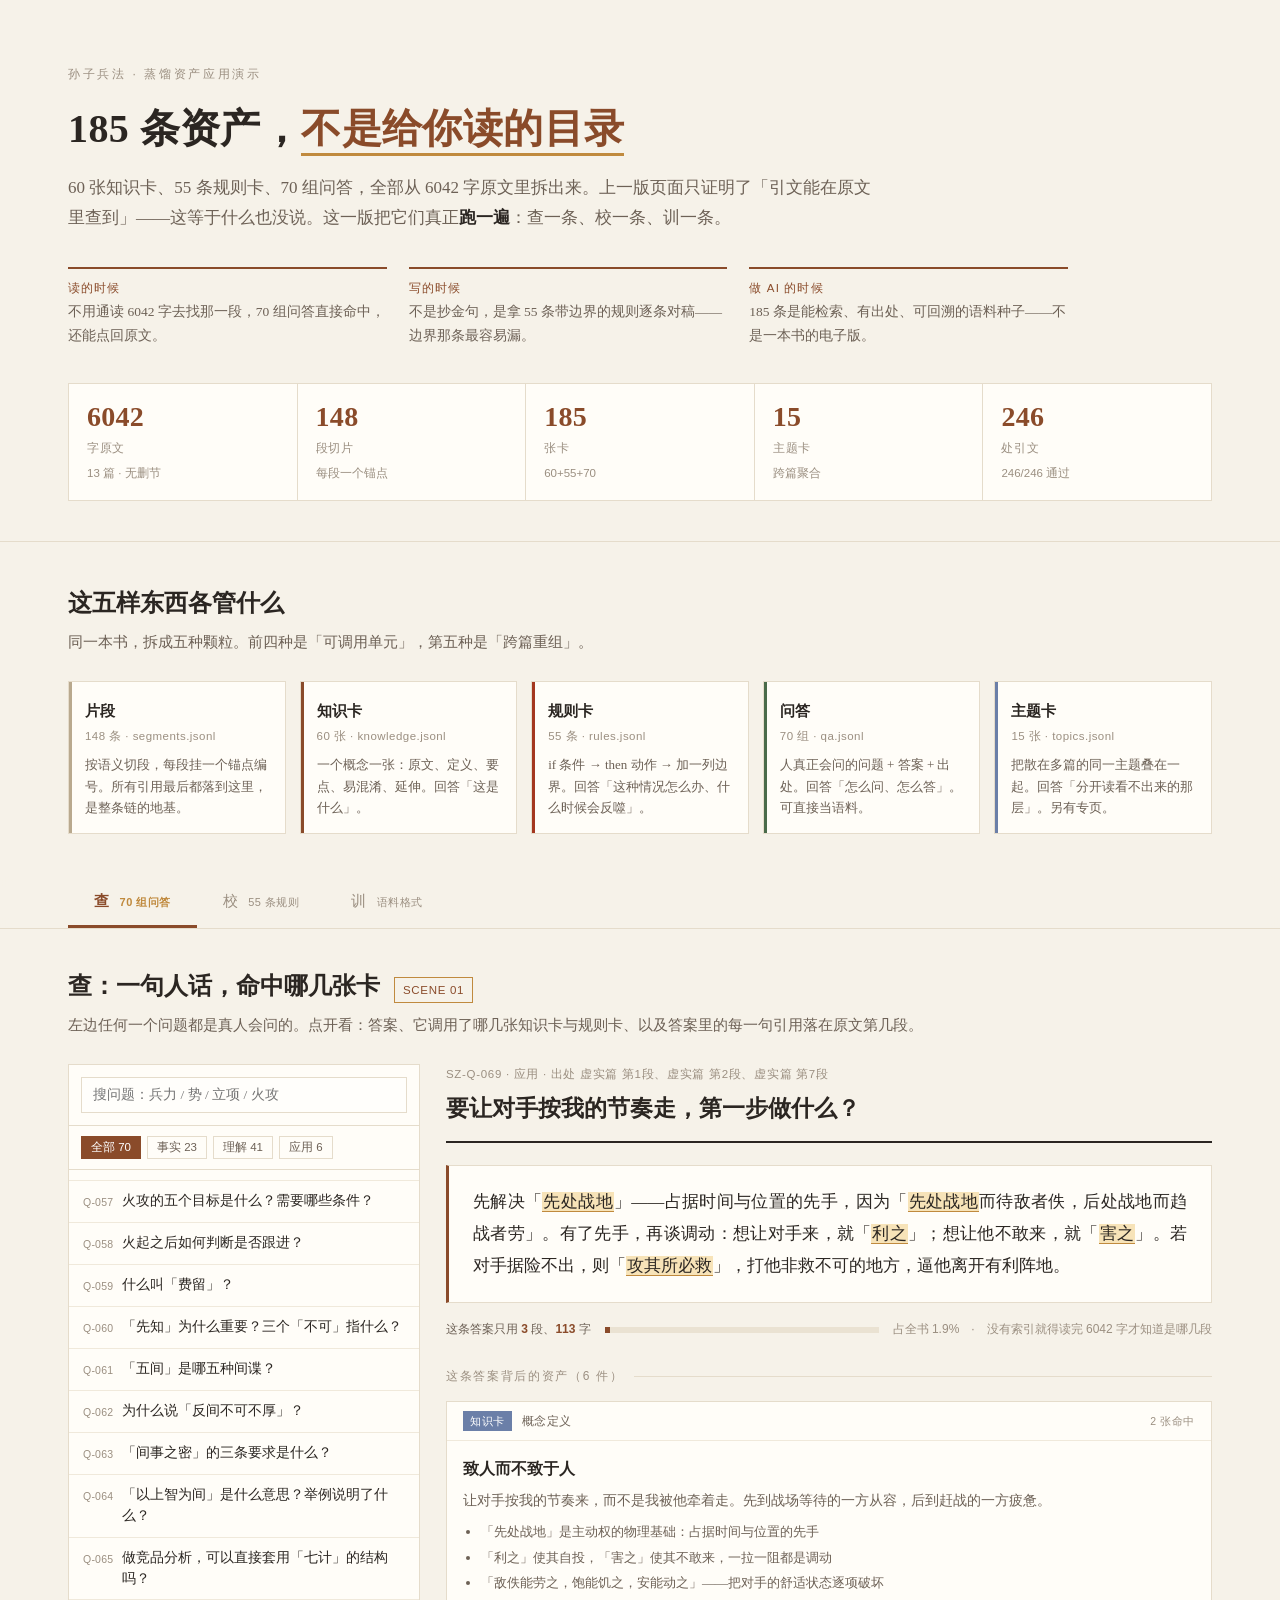
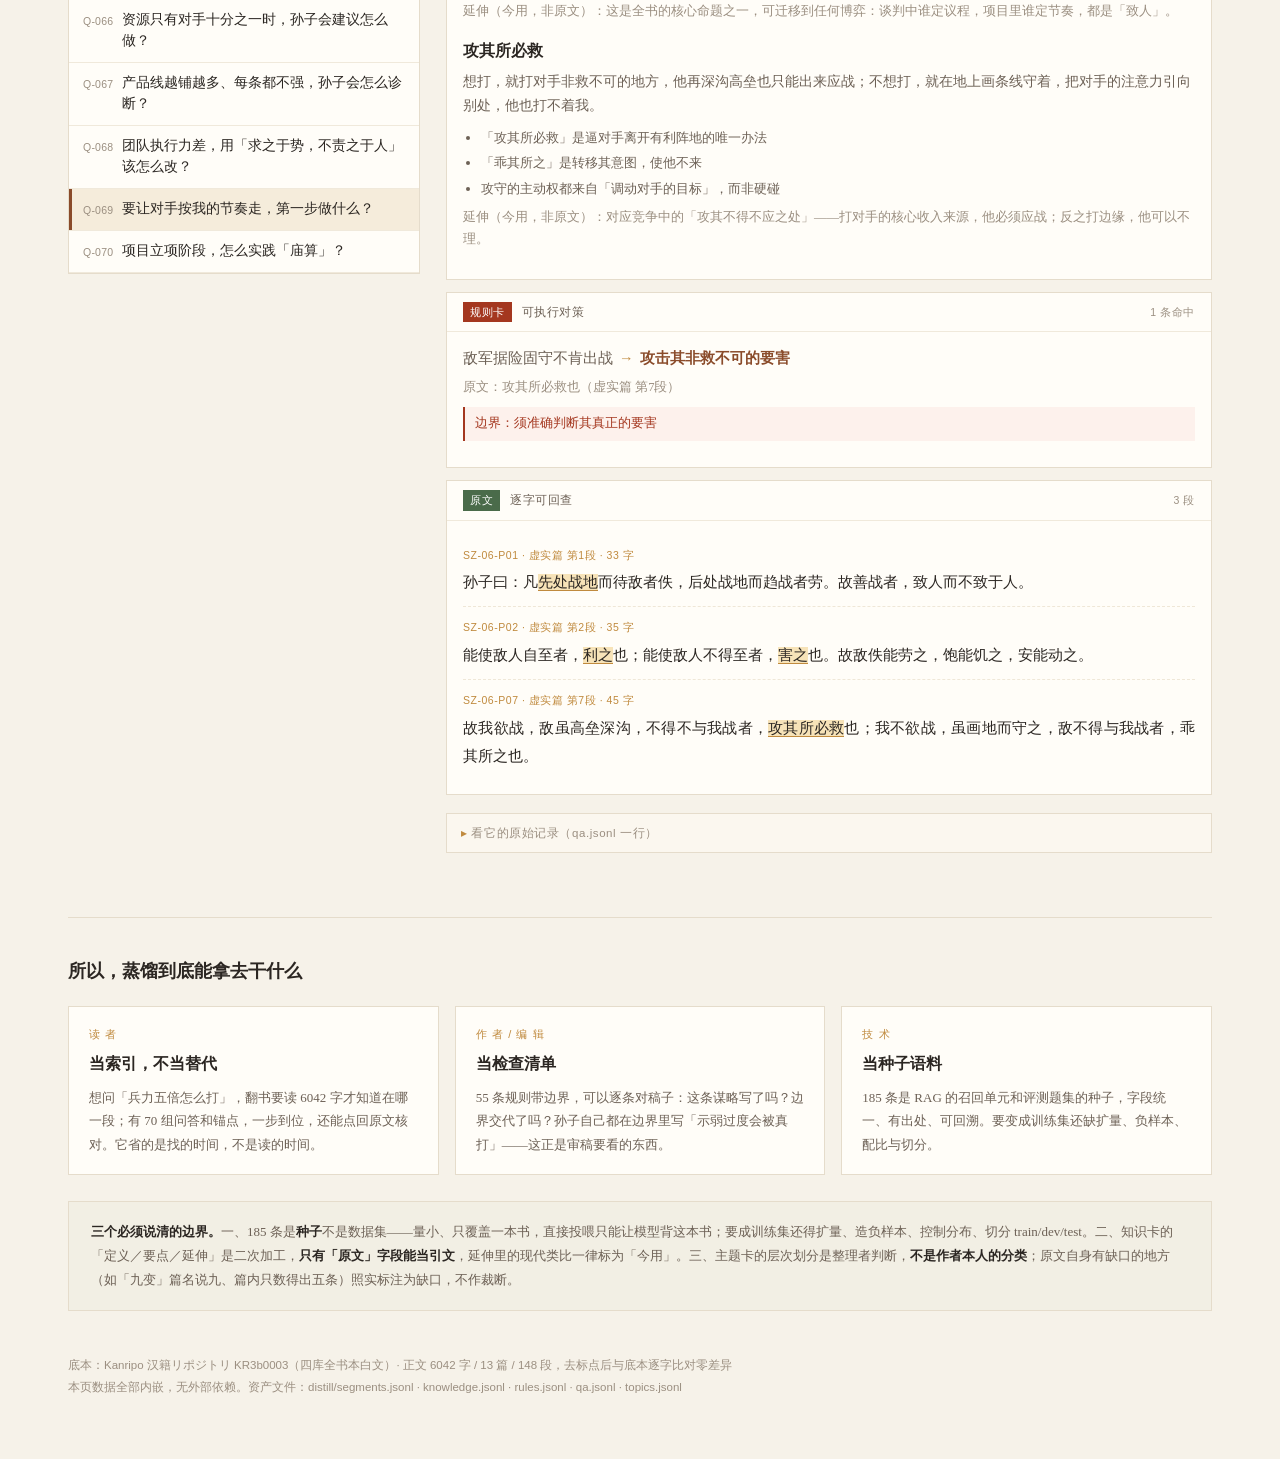
<file: 孙子兵法蒸馏_资产应用演示.html>
<!DOCTYPE html>
<html lang="zh-Hans">
<head>
<meta charset="utf-8">
<meta name="viewport" content="width=device-width, initial-scale=1">
<title>孙子兵法 · 185 条蒸馏资产怎么用</title>
<style>
:root{
  --bg:#f6f2e9; --card:#fffdf8; --ink:#2b2622; --sub:#6d6156; --faint:#9b8f81;
  --acc:#8a4b2a; --gold:#c08a3e; --line:#e5dccb; --warn:#a4371f; --warnbg:#fdf1ec;
  --green:#4a6b4a; --greenbg:#eef2ea;
}
*{box-sizing:border-box}
html,body{margin:0;padding:0}
body{
  background:var(--bg); color:var(--ink);
  font-family:"Songti SC","SimSun","Source Han Serif SC","Noto Serif SC",serif;
  font-size:16px; line-height:1.75;
  -webkit-font-smoothing:antialiased;
}
.wrap{max-width:1200px;margin:0 auto;padding:0 28px}
.sans{font-family:"PingFang SC","Microsoft YaHei","Helvetica Neue",sans-serif}

/* ---------- hero ---------- */
.hero{padding:64px 0 40px;border-bottom:1px solid var(--line)}
.crumb{font-family:"PingFang SC","Microsoft YaHei",sans-serif;font-size:12px;letter-spacing:.22em;color:var(--faint);margin-bottom:18px}
.hero h1{font-size:40px;line-height:1.3;margin:0 0 18px;font-weight:600;letter-spacing:.01em}
.hero h1 em{font-style:normal;color:var(--acc);border-bottom:3px solid var(--gold);padding-bottom:2px}
.lede{font-size:17px;color:var(--sub);max-width:820px;margin:0 0 34px}
.lede b{color:var(--ink);font-weight:600}
.punch{display:grid;grid-template-columns:repeat(3,1fr);gap:0 22px;margin:0 0 34px;max-width:1000px}
.punch div{font-size:13.5px;line-height:1.8;color:var(--sub);border-top:2px solid var(--acc);padding-top:9px}
.punch .pn{display:block;font-family:"PingFang SC","Microsoft YaHei",sans-serif;font-size:11.5px;
  letter-spacing:.1em;color:var(--acc);margin-bottom:2px}
.nums{display:grid;grid-template-columns:repeat(5,1fr);gap:1px;background:var(--line);border:1px solid var(--line)}
.num{background:var(--card);padding:16px 18px}
.num b{display:block;font-size:28px;line-height:1.2;color:var(--acc);font-weight:600;letter-spacing:.01em}
.num span{font-family:"PingFang SC","Microsoft YaHei",sans-serif;font-size:12px;color:var(--faint);letter-spacing:.06em}
.num small{display:block;font-family:"PingFang SC","Microsoft YaHei",sans-serif;font-size:11.5px;color:var(--faint);margin-top:2px}

/* ---------- 总览 ---------- */
.overview{padding:40px 0 8px}
.ovgrid{display:grid;grid-template-columns:repeat(5,1fr);gap:14px;margin-top:20px}
.ov{background:var(--card);border:1px solid var(--line);padding:16px 16px 14px;position:relative}
.ov::before{content:"";position:absolute;left:0;top:0;bottom:0;width:3px;background:var(--gold)}
.ov.n1::before{background:#b9a98e}.ov.n2::before{background:var(--acc)}
.ov.n3::before{background:var(--warn)}.ov.n4::before{background:var(--green)}
.ov.n5::before{background:#6b7fa8}
.ov h4{margin:0 0 2px;font-size:15px;font-weight:600}
.ov .cnt{font-family:"PingFang SC","Microsoft YaHei",sans-serif;font-size:11.5px;color:var(--faint);letter-spacing:.04em;margin-bottom:8px}
.ov p{margin:0;font-size:13px;line-height:1.65;color:var(--sub)}

/* ---------- tabs ---------- */
.tabs{position:sticky;top:0;z-index:30;background:rgba(246,242,233,.96);backdrop-filter:blur(6px);border-bottom:1px solid var(--line);margin-top:34px}
.tabs .inner{display:flex;gap:0;max-width:1200px;margin:0 auto;padding:0 28px}
.tab{appearance:none;border:0;background:none;font-family:"PingFang SC","Microsoft YaHei",sans-serif;
  font-size:14.5px;color:var(--faint);padding:16px 26px 14px;cursor:pointer;border-bottom:3px solid transparent;
  transition:.15s;letter-spacing:.02em}
.tab:hover{color:var(--ink)}
.tab.on{color:var(--acc);border-bottom-color:var(--acc);font-weight:600}
.tab i{font-style:normal;font-size:11px;color:var(--faint);margin-left:6px;letter-spacing:.04em}
.tab.on i{color:var(--gold)}

/* ---------- scene shell ---------- */
.scene{display:none;padding:36px 0 20px}
.scene.on{display:block}
.stitle{display:flex;align-items:baseline;gap:14px;margin-bottom:6px}
.stitle h2{font-size:24px;margin:0;font-weight:600}
.stitle .tag{font-family:"PingFang SC","Microsoft YaHei",sans-serif;font-size:11.5px;color:var(--acc);
  border:1px solid var(--gold);padding:2px 8px;letter-spacing:.06em}
.sdesc{color:var(--sub);font-size:14.5px;margin:0 0 26px;max-width:860px}

/* ---------- 场景一 ---------- */
.qwrap{display:grid;grid-template-columns:352px 1fr;gap:26px;align-items:start}
.qs{position:sticky;top:64px;background:var(--card);border:1px solid var(--line);max-height:calc(100vh - 90px);
  display:flex;flex-direction:column}
.qsearch{padding:12px;border-bottom:1px solid var(--line)}
.qsearch input{width:100%;border:1px solid var(--line);background:#fffefb;padding:9px 11px;font-size:13.5px;
  font-family:inherit;color:var(--ink);outline:none}
.qsearch input:focus{border-color:var(--gold)}
.qtypes{display:flex;gap:6px;padding:10px 12px;border-bottom:1px solid var(--line);flex-wrap:wrap}
.qtypes button{appearance:none;border:1px solid var(--line);background:none;font-family:"PingFang SC","Microsoft YaHei",sans-serif;
  font-size:11.5px;color:var(--sub);padding:3px 9px;cursor:pointer}
.qtypes button.on{background:var(--acc);border-color:var(--acc);color:#fff}
.qitems{overflow-y:auto;flex:1}
.qitem{padding:10px 14px;border-bottom:1px solid #f0e9db;cursor:pointer;font-size:13.5px;line-height:1.55;display:flex;gap:9px}
.qitem:hover{background:#faf5ea}
.qitem.on{background:#f5ecdb;box-shadow:inset 3px 0 0 var(--acc)}
.qitem .qid{font-family:"PingFang SC","Microsoft YaHei",sans-serif;font-size:10.5px;color:var(--faint);padding-top:3px;flex:none;letter-spacing:.02em}
.qitem .qt{flex:1}

.qmain{min-height:600px}
.qhead{border-bottom:2px solid var(--ink);padding-bottom:14px;margin-bottom:22px}
.qhead .meta{font-family:"PingFang SC","Microsoft YaHei",sans-serif;font-size:11.5px;color:var(--faint);letter-spacing:.06em;margin-bottom:8px}
.qhead h3{margin:0;font-size:23px;line-height:1.5;font-weight:600}
.ansbox{background:var(--card);border:1px solid var(--line);border-left:3px solid var(--acc);padding:20px 24px;margin-bottom:8px}
.ansbox p{margin:0;font-size:16.5px;line-height:1.95;text-align:justify}
.ansbox mark{background:#f7e3b8;color:inherit;padding:0 1px;border-bottom:1px solid var(--gold)}

/* 覆盖率条 */
.cov{display:flex;align-items:center;gap:14px;margin:16px 0 26px;font-family:"PingFang SC","Microsoft YaHei",sans-serif;font-size:12px;color:var(--sub)}
.covbar{flex:1;height:6px;background:#eae2d2;position:relative;overflow:hidden}
.covbar i{position:absolute;left:0;top:0;bottom:0;background:var(--acc);min-width:3px}
.cov b{color:var(--acc);font-weight:600}
.cov .note{color:var(--faint)}

/* 资产链 */
.chain-h{font-family:"PingFang SC","Microsoft YaHei",sans-serif;font-size:12px;letter-spacing:.14em;
  color:var(--faint);margin:0 0 14px;display:flex;align-items:center;gap:10px}
.chain-h::after{content:"";flex:1;height:1px;background:var(--line)}
.ast{background:var(--card);border:1px solid var(--line);margin-bottom:12px}
.ast-h{display:flex;align-items:center;gap:10px;padding:9px 16px;border-bottom:1px solid #f0e9db;
  font-family:"PingFang SC","Microsoft YaHei",sans-serif;font-size:11.5px;letter-spacing:.05em;color:var(--sub)}
.ast-h .badge{background:var(--acc);color:#fff;padding:1px 7px;font-size:10.5px}
.ast-h .badge.r{background:var(--warn)}
.ast-h .badge.g{background:var(--green)}
.ast-h .badge.k{background:#6b7fa8}
.ast-h .sid{margin-left:auto;color:var(--faint);font-size:10.5px}
.ast-b{padding:14px 16px}
.ast-b .kname{font-size:15.5px;font-weight:600;margin-bottom:6px}
.ast-b .kdef{font-size:13.5px;color:var(--sub);line-height:1.8;margin-bottom:8px}
.ast-b .kpt{margin:0;padding-left:18px;font-size:13px;color:var(--sub);line-height:1.75}
.ast-b .kpt li{margin-bottom:3px}
.ast-b .kq{font-size:13px;color:var(--faint);margin-top:8px;padding-top:8px;border-top:1px dashed var(--line)}
.ast-b .kq b{color:var(--sub);font-weight:600}
.ast-b .kex{font-size:12.5px;color:var(--faint);margin-top:6px}
.rif{font-size:14.5px}
.rif .c{color:var(--sub)}
.rif .arrow{color:var(--gold);margin:0 6px}
.rif .a{color:var(--acc);font-weight:600}
.rorig{font-size:12.5px;color:var(--faint);margin-top:6px}
.rbd{font-size:12.5px;color:var(--warn);background:var(--warnbg);padding:6px 10px;margin-top:8px;border-left:2px solid var(--warn)}
.seg{font-size:14.5px;line-height:1.95;padding:10px 0;border-bottom:1px dashed #efe7d7;text-align:justify}
.seg:last-child{border-bottom:0}
.seg .lbl{font-family:"PingFang SC","Microsoft YaHei",sans-serif;font-size:10.5px;color:var(--gold);
  display:block;margin-bottom:3px;letter-spacing:.05em}
.seg mark{background:#f7e3b8;color:inherit;border-bottom:1px solid var(--gold)}
.empty{color:var(--faint);font-size:13px;padding:8px 0}

details.raw{margin-top:18px;border:1px solid var(--line);background:#fbf7ef}
details.raw summary{cursor:pointer;padding:9px 14px;font-family:"PingFang SC","Microsoft YaHei",sans-serif;
  font-size:11.5px;color:var(--faint);letter-spacing:.05em;list-style:none}
details.raw summary::-webkit-details-marker{display:none}
details.raw summary::before{content:"▸ ";color:var(--gold)}
details.raw[open] summary::before{content:"▾ "}
details.raw pre{margin:0;padding:12px 14px;border-top:1px solid var(--line);font-size:11.5px;line-height:1.7;
  overflow-x:auto;font-family:Consolas,Monaco,monospace;color:#5a5046;white-space:pre-wrap;word-break:break-all}

/* ---------- 场景二 ---------- */
.rtool{display:flex;gap:14px;align-items:center;margin-bottom:22px;flex-wrap:wrap}
.rtool input{border:1px solid var(--line);background:var(--card);padding:9px 12px;font-size:13.5px;font-family:inherit;
  width:280px;outline:none;color:var(--ink)}
.rtool input:focus{border-color:var(--gold)}
.chips{display:flex;gap:6px;flex-wrap:wrap}
.chips button{appearance:none;border:1px solid var(--line);background:var(--card);font-family:"PingFang SC","Microsoft YaHei",sans-serif;
  font-size:11.5px;color:var(--sub);padding:4px 10px;cursor:pointer}
.chips button:hover{border-color:var(--gold)}
.chips button.on{background:var(--acc);border-color:var(--acc);color:#fff}
.rgrid{display:grid;grid-template-columns:repeat(2,1fr);gap:14px}
.rcard{background:var(--card);border:1px solid var(--line);padding:16px 18px}
.rcard .top{font-family:"PingFang SC","Microsoft YaHei",sans-serif;font-size:11px;color:var(--faint);letter-spacing:.06em;margin-bottom:8px;display:flex}
.rcard .top span:last-child{margin-left:auto}
.rcard .flow{font-size:15px;line-height:1.7}
.rcard .flow .cnd{color:var(--ink)}
.rcard .flow .arw{color:var(--gold);margin:0 7px;font-size:13px}
.rcard .flow .act{color:var(--acc);font-weight:600}
.rcard .pr{font-size:12.5px;color:var(--sub);margin-top:6px}
.rcard .og{font-size:12px;color:var(--faint);margin-top:5px}
.rcard .bd{font-size:12px;color:var(--warn);background:var(--warnbg);padding:7px 10px;margin-top:9px;line-height:1.65;
  border-left:2px solid var(--warn)}
.rcard .bd b{font-weight:600}
.mirrorbox{background:#f2efe4;border:1px solid var(--line);padding:20px 22px;margin-bottom:26px}
.mirrorbox h3{margin:0 0 4px;font-size:15px;font-weight:600}
.mirrorbox .sub{font-size:12.5px;color:var(--sub);margin:0 0 14px}
.mgrid{display:grid;grid-template-columns:repeat(3,1fr);gap:12px}
.m{background:var(--card);border:1px solid var(--line);padding:12px 14px}
.m .mt{font-family:"PingFang SC","Microsoft YaHei",sans-serif;font-size:11px;color:var(--gold);letter-spacing:.05em;margin-bottom:8px}
.m .side{font-size:12.5px;line-height:1.7;padding:5px 0}
.m .side .k{color:var(--faint);font-family:"PingFang SC","Microsoft YaHei",sans-serif;font-size:10.5px;margin-right:6px}
.m .vs{border-top:1px dashed var(--line);margin:4px 0}

/* ---------- 场景三 ---------- */
.ftabs{display:flex;gap:0;border-bottom:1px solid var(--line);margin-bottom:22px}
.ftab{appearance:none;border:0;background:none;font-family:"PingFang SC","Microsoft YaHei",sans-serif;font-size:13px;
  color:var(--faint);padding:11px 18px;cursor:pointer;border-bottom:2px solid transparent;font-family:Consolas,Monaco,monospace}
.ftab.on{color:var(--acc);border-bottom-color:var(--acc)}
.fbody{display:grid;grid-template-columns:1fr 380px;gap:26px;align-items:start}
.fcode{background:#2f2a24;border:1px solid #4a4238;padding:18px 20px;overflow-x:auto}
.fcode pre{margin:0;font-family:Consolas,Monaco,monospace;font-size:12px;line-height:1.85;color:#e8ddc8;white-space:pre-wrap;word-break:break-all}
.fcode .kk{color:#d9a566}
.fcode .vv{color:#9fc08a}
.fcode .nn{color:#a8b8d8}
.fmeta h4{margin:0 0 10px;font-size:14px;font-weight:600}
.fmeta table{width:100%;border-collapse:collapse;font-size:12.5px;margin-bottom:18px}
.fmeta td{padding:6px 8px;border-bottom:1px solid var(--line);vertical-align:top}
.fmeta td:first-child{color:var(--faint);font-family:Consolas,Monaco,monospace;font-size:11.5px;width:88px;white-space:nowrap}
.usebox{border:1px solid var(--line);background:var(--card);padding:14px 16px;margin-bottom:12px}
.usebox h5{margin:0 0 6px;font-size:12.5px;font-family:"PingFang SC","Microsoft YaHei",sans-serif;letter-spacing:.05em}
.usebox.y h5{color:var(--green)}
.usebox.n h5{color:var(--warn)}
.usebox ul{margin:0;padding-left:16px;font-size:12.5px;color:var(--sub);line-height:1.75}

/* ---------- 底部 ---------- */
.paths{margin-top:44px;border-top:1px solid var(--line);padding:38px 0 10px}
.paths h3{font-size:18px;margin:0 0 18px;font-weight:600}
.pgrid{display:grid;grid-template-columns:repeat(3,1fr);gap:16px}
.p{background:var(--card);border:1px solid var(--line);padding:18px 20px}
.p .who{font-family:"PingFang SC","Microsoft YaHei",sans-serif;font-size:11px;letter-spacing:.1em;color:var(--gold);margin-bottom:6px}
.p h4{margin:0 0 8px;font-size:16px;font-weight:600}
.p p{margin:0;font-size:13px;color:var(--sub);line-height:1.8}
.caveat{background:#f2efe4;border:1px solid var(--line);padding:18px 22px;margin:26px 0 0;font-size:13px;color:var(--sub);line-height:1.85}
.caveat b{color:var(--ink)}
footer{padding:34px 0 60px;font-family:"PingFang SC","Microsoft YaHei",sans-serif;font-size:11.5px;color:var(--faint);line-height:1.9}

@media (max-width:1000px){
  .nums{grid-template-columns:repeat(3,1fr)}
  .ovgrid{grid-template-columns:repeat(2,1fr)}
  .qwrap{grid-template-columns:1fr}
  .qs{position:static;max-height:420px}
  .rgrid,.mgrid,.pgrid,.fbody{grid-template-columns:1fr}
  .hero h1{font-size:30px}
}
</style>
</head>
<body>

<header class="hero"><div class="wrap">
  <div class="crumb">孙子兵法 · 蒸馏资产应用演示</div>
  <h1>185 条资产，<em>不是给你读的目录</em></h1>
  <p class="lede">60 张知识卡、55 条规则卡、70 组问答，全部从 6042 字原文里拆出来。上一版页面只证明了「引文能在原文里查到」——这等于什么也没说。这一版把它们真正<b>跑一遍</b>：查一条、校一条、训一条。</p>
  <div class="punch">
    <div><span class="pn">读的时候</span>不用通读 6042 字去找那一段，70 组问答直接命中，还能点回原文。</div>
    <div><span class="pn">写的时候</span>不是抄金句，是拿 55 条带边界的规则逐条对稿——边界那条最容易漏。</div>
    <div><span class="pn">做 AI 的时候</span>185 条是能检索、有出处、可回溯的语料种子——不是一本书的电子版。</div>
  </div>
  <div class="nums">
    <div class="num"><b>6042</b><span>字原文</span><small>13 篇 · 无删节</small></div>
    <div class="num"><b>148</b><span>段切片</span><small>每段一个锚点</small></div>
    <div class="num"><b>185</b><span>张卡</span><small>60+55+70</small></div>
    <div class="num"><b>15</b><span>主题卡</span><small>跨篇聚合</small></div>
    <div class="num"><b id="qh">—</b><span>处引文</span><small id="qhs">逐字回查</small></div>
  </div>
</div></header>

<section class="overview"><div class="wrap">
  <div class="stitle"><h2>这五样东西各管什么</h2></div>
  <p class="sdesc">同一本书，拆成五种颗粒。前四种是「可调用单元」，第五种是「跨篇重组」。</p>
  <div class="ovgrid">
    <div class="ov n1"><h4>片段</h4><div class="cnt">148 条 · segments.jsonl</div><p>按语义切段，每段挂一个锚点编号。所有引用最后都落到这里，是整条链的地基。</p></div>
    <div class="ov n2"><h4>知识卡</h4><div class="cnt">60 张 · knowledge.jsonl</div><p>一个概念一张：原文、定义、要点、易混淆、延伸。回答「这是什么」。</p></div>
    <div class="ov n3"><h4>规则卡</h4><div class="cnt">55 条 · rules.jsonl</div><p>if 条件 → then 动作 → 加一列边界。回答「这种情况怎么办、什么时候会反噬」。</p></div>
    <div class="ov n4"><h4>问答</h4><div class="cnt">70 组 · qa.jsonl</div><p>人真正会问的问题 + 答案 + 出处。回答「怎么问、怎么答」。可直接当语料。</p></div>
    <div class="ov n5"><h4>主题卡</h4><div class="cnt">15 张 · topics.jsonl</div><p>把散在多篇的同一主题叠在一起。回答「分开读看不出来的那层」。另有专页。</p></div>
  </div>
</div></section>

<nav class="tabs"><div class="inner">
  <button class="tab on" data-sc="1">查 <i>70 组问答</i></button>
  <button class="tab" data-sc="2">校 <i>55 条规则</i></button>
  <button class="tab" data-sc="3">训 <i>语料格式</i></button>
</div></nav>

<!-- ============ 场景一 ============ -->
<section class="scene on" id="sc1"><div class="wrap">
  <div class="stitle"><h2>查：一句人话，命中哪几张卡</h2><span class="tag">SCENE 01</span></div>
  <p class="sdesc">左边任何一个问题都是真人会问的。点开看：答案、它调用了哪几张知识卡与规则卡、以及答案里的每一句引用落在原文第几段。</p>

  <div class="qwrap">
    <aside class="qs">
      <div class="qsearch"><input id="qinput" placeholder="搜问题：兵力 / 势 / 立项 / 火攻"></div>
      <div class="qtypes" id="qtypes"></div>
      <div class="qitems" id="qitems"></div>
    </aside>
    <div class="qmain" id="qmain"></div>
  </div>
</div></section>

<!-- ============ 场景二 ============ -->
<section class="scene" id="sc2"><div class="wrap">
  <div class="stitle"><h2>校：55 条 if-then，外加一列「边界」</h2><span class="tag">SCENE 02</span></div>
  <p class="sdesc">原文只给你条件和对策。边界这一列是整理时补的——写清「什么情况下这条会反噬」。少了它，规则就会被用反。红框是边界。</p>

  <div class="mirrorbox">
    <h3>先看最容易用反的三组：同一条原则，攻守两面</h3>
    <p class="sub">这三组都是从「边界」字段里读出来的镜像关系——原文分散在两篇，读的时候很容易只记住一半。</p>
    <div class="mgrid" id="mirror"></div>
  </div>

  <div class="rtool">
    <input id="rinput" placeholder="搜条件：兵力 / 风 / 使者 / 高地">
    <div class="chips" id="rchips"></div>
  </div>
  <div class="rgrid" id="rcards"></div>
</div></section>

<!-- ============ 场景三 ============ -->
<section class="scene" id="sc3"><div class="wrap">
  <div class="stitle"><h2>训：原始 JSONL 长什么样</h2><span class="tag">SCENE 03</span></div>
  <p class="sdesc">四类资产都是标准 JSONL，一行一条。下面给的是真实第一行原文，不是示意图。字段规格与「能拿来干什么、不能干什么」并列写清。</p>

  <div class="ftabs" id="ftabs"></div>
  <div class="fbody">
    <div class="fcode"><pre id="fcode"></pre></div>
    <div class="fmeta" id="fmeta"></div>
  </div>
</div></section>

<div class="wrap">
  <div class="paths">
    <h3>所以，蒸馏到底能拿去干什么</h3>
    <div class="pgrid">
      <div class="p"><div class="who">读 者</div><h4>当索引，不当替代</h4>
        <p>想问「兵力五倍怎么打」，翻书要读 6042 字才知道在哪一段；有 70 组问答和锚点，一步到位，还能点回原文核对。它省的是找的时间，不是读的时间。</p></div>
      <div class="p"><div class="who">作 者 / 编 辑</div><h4>当检查清单</h4>
        <p>55 条规则带边界，可以逐条对稿子：这条谋略写了吗？边界交代了吗？孙子自己都在边界里写「示弱过度会被真打」——这正是审稿要看的东西。</p></div>
      <div class="p"><div class="who">技 术</div><h4>当种子语料</h4>
        <p>185 条是 RAG 的召回单元和评测题集的种子，字段统一、有出处、可回溯。要变成训练集还缺扩量、负样本、配比与切分。</p></div>
    </div>

    <div class="caveat">
      <b>三个必须说清的边界。</b>一、185 条是<b>种子</b>不是数据集——量小、只覆盖一本书，直接投喂只能让模型背这本书；要成训练集还得扩量、造负样本、控制分布、切分 train/dev/test。二、知识卡的「定义／要点／延伸」是二次加工，<b>只有「原文」字段能当引文</b>，延伸里的现代类比一律标为「今用」。三、主题卡的层次划分是整理者判断，<b>不是作者本人的分类</b>；原文自身有缺口的地方（如「九变」篇名说九、篇内只数得出五条）照实标注为缺口，不作裁断。
    </div>
  </div>

  <footer>
    底本：Kanripo 汉籍リポジトリ KR3b0003（四库全书本白文）· 正文 6042 字 / 13 篇 / 148 段，去标点后与底本逐字比对零差异<br>
    本页数据全部内嵌，无外部依赖。资产文件：distill/segments.jsonl · knowledge.jsonl · rules.jsonl · qa.jsonl · topics.jsonl
  </footer>
</div>

<script>
window.D={"meta":{"chars":6042,"nseg":148,"nk":60,"nr":55,"nq":70,"cards":185,"qh_hit":246,"qh_total":246},"segs":[{"a":"SZ-01-P01","p":"始计","n":1,"w":22,"t":"孙子曰：兵者，国之大事，死生之地，存亡之道，不可不察也。"},{"a":"SZ-01-P02","p":"始计","n":2,"w":14,"t":"故经之以五事，校之以计，而索其情。"},{"a":"SZ-01-P03","p":"始计","n":3,"w":15,"t":"一曰道，二曰天，三曰地，四曰将，五曰法。"},{"a":"SZ-01-P04","p":"始计","n":4,"w":21,"t":"道者，令民与上同意，可与之死，可与之生，而不畏危也。"},{"a":"SZ-01-P05","p":"始计","n":5,"w":54,"t":"天者，阴阳、寒暑、时制也。地者，远近、险易、广狭、死生也。将者，智、信、仁、勇、严也。法者，曲制、官道、主用也。凡此五者，将莫不闻，知之者胜，不知者不胜。"},{"a":"SZ-01-P06","p":"始计","n":6,"w":45,"t":"故校之以计，而索其情，曰：主孰有道？将孰有能？天地孰得？法令孰行？兵众孰强？士卒孰练？赏罚孰明？吾以此知胜负矣。"},{"a":"SZ-01-P07","p":"始计","n":7,"w":21,"t":"将听吾计，用之必胜，留之；将不听吾计，用之必败，去之。"},{"a":"SZ-01-P08","p":"始计","n":8,"w":20,"t":"计利以听，乃为之势，以佐其外。势者，因利而制权也。"},{"a":"SZ-01-P09","p":"始计","n":9,"w":78,"t":"兵者，诡道也。故能而示之不能，用而示之不用，近而示之远，远而示之近。利而诱之，乱而取之，实而备之，强而避之，怒而挠之，卑而骄之，佚而劳之，亲而离之。攻其无备，出其不意。此兵家之胜，不可先传也。"},{"a":"SZ-01-P10","p":"始计","n":10,"w":46,"t":"夫未战而庙算胜者，得算多也；未战而庙算不胜者，得算少也。多算胜，少算不胜，而况于无算乎？吾于此观之，胜负见矣。"},{"a":"SZ-02-P01","p":"作战","n":1,"w":52,"t":"孙子曰：凡用兵之法，驰车千驷，革车千乘，带甲十万，千里馈粮，内外之费，宾客之用，胶漆之材，车甲之奉，日费千金，然后十万之师举矣。"},{"a":"SZ-02-P02","p":"作战","n":2,"w":24,"t":"其用战也胜，久则钝兵挫锐，攻城则力屈，久暴师则国用不足。"},{"a":"SZ-02-P03","p":"作战","n":3,"w":68,"t":"夫钝兵挫锐，屈力殚货，则诸侯乘其弊而起，虽有智者，不能善其后矣。故兵闻拙速，未睹巧之久也。夫兵久而国利者，未之有也。故不尽知用兵之害者，则不能尽知用兵之利也。"},{"a":"SZ-02-P04","p":"作战","n":4,"w":26,"t":"善用兵者，役不再籍，粮不三载；取用于国，因粮于敌，故军食可足也。"},{"a":"SZ-02-P05","p":"作战","n":5,"w":43,"t":"国之贫于师者远输，远输则百姓贫；近师者贵卖，贵卖则百姓财竭，财竭则急于丘役。力屈财殚，中原内虚于家。"},{"a":"SZ-02-P06","p":"作战","n":6,"w":32,"t":"百姓之费，十去其七；公家之费，破车罢马，甲胄弓矢，戟盾矛橹，丘牛大车，十去其六。"},{"a":"SZ-02-P07","p":"作战","n":7,"w":25,"t":"故智将务食于敌：食敌一钟，当吾二十钟；芑秆一石，当吾二十石。"},{"a":"SZ-02-P08","p":"作战","n":8,"w":13,"t":"故杀敌者，怒也；取敌之利者，货也。"},{"a":"SZ-02-P09","p":"作战","n":9,"w":35,"t":"车战，得车十乘以上，赏其先得者，而更其旌旗，车杂而乘之，卒善而养之，是谓胜敌而益强。"},{"a":"SZ-02-P10","p":"作战","n":10,"w":7,"t":"故兵贵胜，不贵久。"},{"a":"SZ-02-P11","p":"作战","n":11,"w":16,"t":"故知兵之将，民之司命，国家安危之主也。"},{"a":"SZ-03-P01","p":"谋攻","n":1,"w":48,"t":"孙子曰：夫用兵之法，全国为上，破国次之；全军为上，破军次之；全旅为上，破旅次之；全卒为上，破卒次之；全伍为上，破伍次之。"},{"a":"SZ-03-P02","p":"谋攻","n":2,"w":24,"t":"是故百战百胜，非善之善者也；不战而屈人之兵，善之善者也。"},{"a":"SZ-03-P03","p":"谋攻","n":3,"w":25,"t":"故上兵伐谋，其次伐交，其次伐兵，其下攻城。攻城之法，为不得已。"},{"a":"SZ-03-P04","p":"谋攻","n":4,"w":46,"t":"修橹轒辒，具器械，三月而后成；距闉，又三月而后已。将不胜其忿而蚁附之，杀士卒三分之一，而城不拔者，此攻之灾也。"},{"a":"SZ-03-P05","p":"谋攻","n":5,"w":50,"t":"故善用兵者，屈人之兵而非战也，拔人之城而非攻也，毁人之国而非久也，必以全争于天下。故兵不顿而利可全，此谋攻之法也。"},{"a":"SZ-03-P06","p":"谋攻","n":6,"w":43,"t":"故用兵之法，十则围之，五则攻之，倍则分之，敌则能战之，少则能守之，不若则能避之。故小敌之坚，大敌之擒也。"},{"a":"SZ-03-P07","p":"谋攻","n":7,"w":19,"t":"夫将者，国之辅也。辅周则国必强，辅隙则国必弱。"},{"a":"SZ-03-P08","p":"谋攻","n":8,"w":72,"t":"故军之所以患于君者三：不知军之不可以进而谓之进，不知军之不可以退而谓之退，是谓縻军；不知三军之事，而同三军之政，则军士惑矣；不知三军之权，而同三军之任，则军士疑矣。"},{"a":"SZ-03-P09","p":"谋攻","n":9,"w":19,"t":"三军既惑且疑，则诸侯之难至矣，是谓乱军引胜。"},{"a":"SZ-03-P10","p":"谋攻","n":10,"w":53,"t":"故知胜有五：知可以与战不可以与战者胜，识众寡之用者胜，上下同欲者胜，以虞待不虞者胜，将能而君不御者胜。此五者，知胜之道也。"},{"a":"SZ-03-P11","p":"谋攻","n":11,"w":30,"t":"故曰：知彼知己，百战不殆；不知彼而知己，一胜一负；不知彼，不知己，每战必败。"},{"a":"SZ-04-P01","p":"军形","n":1,"w":19,"t":"孙子曰：昔之善战者，先为不可胜，以待敌之可胜。"},{"a":"SZ-04-P02","p":"军形","n":2,"w":35,"t":"不可胜在已，可胜在敌。故善战者，能为不可胜，不能使敌之必可胜。故曰：胜可知，而不可为。"},{"a":"SZ-04-P03","p":"军形","n":3,"w":19,"t":"不可胜者，守也；可胜者，攻也。守则不足，攻则有余。"},{"a":"SZ-04-P04","p":"军形","n":4,"w":26,"t":"善守者，藏于九地之下；善攻者，动于九天之上。故能自保而全胜也。"},{"a":"SZ-04-P05","p":"军形","n":5,"w":50,"t":"见胜不过众人之所知，非善之善者也；战胜而天下曰善，非善之善者也。故举秋毫不为多力，见日月不为明目，闻雷霆不为聪耳。"},{"a":"SZ-04-P06","p":"军形","n":6,"w":44,"t":"古之所谓善战者，胜于易胜者也。故善战者之胜也，无智名，无勇功。故其战胜不忒。不忒者，其所措胜，胜已败者也。"},{"a":"SZ-04-P07","p":"军形","n":7,"w":51,"t":"故善战者，立于不败之地，而不失敌之败也。是故胜兵先胜而后求战，败兵先战而后求胜。善用兵者，修道而保法，故能为胜败之政。"},{"a":"SZ-04-P08","p":"军形","n":8,"w":32,"t":"兵法：一曰度，二曰量，三曰数，四曰称，五曰胜。地生度，度生量，量生数，数生称，称生胜。"},{"a":"SZ-04-P09","p":"军形","n":9,"w":31,"t":"故胜兵若以镒称铢，败兵若以铢称镒。胜者之战，若决积水于千仞之溪者，形也。"},{"a":"SZ-05-P01","p":"兵势","n":1,"w":53,"t":"孙子曰：凡治众如治寡，分数是也；斗众如斗寡，形名是也；三军之众，可使必受敌而无败者，奇正是也；兵之所加，如以碫投卵者，虚实是也。"},{"a":"SZ-05-P02","p":"兵势","n":2,"w":40,"t":"凡战者，以正合，以奇胜。故善出奇者，无穷如天地，不竭如江海。终而复始，日月是也；死而复生，四时是也。"},{"a":"SZ-05-P03","p":"兵势","n":3,"w":69,"t":"声不过五，五声之变，不可胜听也；色不过五，五色之变，不可胜观也；味不过五，五味之变，不可胜尝也。战势不过奇正，奇正之变，不可胜穷也。奇正相生，如循环之无端，孰能穷之哉？"},{"a":"SZ-05-P04","p":"兵势","n":4,"w":40,"t":"激水之疾，至于漂石者，势也；鸷鸟之疾，至于毁折者，节也。故善战者，其势险，其节短。势如彍弩，节如发机。"},{"a":"SZ-05-P05","p":"兵势","n":5,"w":40,"t":"纷纷纭纭，斗乱而不可乱；浑浑沌沌，形圆而不可败。乱生于治，怯生于勇，弱生于强。治乱，数也；勇怯，形也。"},{"a":"SZ-05-P06","p":"兵势","n":6,"w":25,"t":"故善动敌者，形之，敌必从之；予之，敌必取之。以利动之，以本待之。"},{"a":"SZ-05-P07","p":"兵势","n":7,"w":47,"t":"故善战者，求之于势，不责之于人，故能择人而任势。任势者，其战人也，如转木石。木石之性，安则静，危则动，方则止，圆则行。"},{"a":"SZ-05-P08","p":"兵势","n":8,"w":18,"t":"故善战人之势，如转圆石于千仞之山者，势也。"},{"a":"SZ-06-P01","p":"虚实","n":1,"w":33,"t":"孙子曰：凡先处战地而待敌者佚，后处战地而趋战者劳。故善战者，致人而不致于人。"},{"a":"SZ-06-P02","p":"虚实","n":2,"w":35,"t":"能使敌人自至者，利之也；能使敌人不得至者，害之也。故敌佚能劳之，饱能饥之，安能动之。"},{"a":"SZ-06-P03","p":"虚实","n":3,"w":24,"t":"出其所不趋，趋其所不意。行千里而不劳者，行于无人之地也。"},{"a":"SZ-06-P04","p":"虚实","n":4,"w":41,"t":"攻而必取者，攻其所不守也；守而必固者，守其所不攻也。故善攻者，敌不知其所守；善守者，敌不知其所攻。"},{"a":"SZ-06-P05","p":"虚实","n":5,"w":23,"t":"微乎微乎，至于无形；神乎神乎，至于无声。故能为敌之司命。"},{"a":"SZ-06-P06","p":"虚实","n":6,"w":22,"t":"进而不可御者，冲其虚也；退而不可追者，速而不可及也。"},{"a":"SZ-06-P07","p":"虚实","n":7,"w":45,"t":"故我欲战，敌虽高垒深沟，不得不与我战者，攻其所必救也；我不欲战，虽画地而守之，敌不得与我战者，乖其所之也。"},{"a":"SZ-06-P08","p":"虚实","n":8,"w":47,"t":"故形人而我无形，则我专而敌分。我专为一，敌分为十，是以十攻其一也，则我众敌寡。能以众击寡，则吾之所与战者约矣。"},{"a":"SZ-06-P09","p":"虚实","n":9,"w":75,"t":"吾所与战之地不可知，不可知，则敌所备者多；敌所备者多，则吾所与战者寡矣。故备前则后寡，备后则前寡，备左则右寡，备右则左寡，无所不备，则无所不寡。寡者，备人者也；众者，使人备已者也。"},{"a":"SZ-06-P10","p":"虚实","n":10,"w":57,"t":"故知战之地，知战之日，则可千里而会战。不知战地，不知战日，则左不能救右，右不能救左，前不能救后，后不能救前，而况远者数十里，近者数里乎？"},{"a":"SZ-06-P11","p":"虚实","n":11,"w":29,"t":"以吴度之，越人之兵虽多，亦奚益于胜哉？故曰：胜可为也。敌虽众，可使无斗。"},{"a":"SZ-06-P12","p":"虚实","n":12,"w":57,"t":"故策之而知得失之计，作之而知动静之理，形之而知死生之地，角之而知有余不足之处。故形兵之极，至于无形；无形，则深间不能窥，智者不能谋。"},{"a":"SZ-06-P13","p":"虚实","n":13,"w":42,"t":"因形而措胜于众，众不能知。人皆知我所以胜之形，而莫知吾所以制胜之形。故其战胜不复，而应形于无穷。"},{"a":"SZ-06-P14","p":"虚实","n":14,"w":54,"t":"夫兵形象水：水之形，避高而趋下；兵之形，避实而击虚。水因地而制流，兵因敌而制胜。故兵无常势，水无常形，能因敌变化而取胜者，谓之神。"},{"a":"SZ-06-P15","p":"虚实","n":15,"w":19,"t":"故五行无常胜，四时无常位，日有短长，月有死生。"},{"a":"SZ-07-P01","p":"军争","n":1,"w":26,"t":"孙子曰：凡用兵之法，将受命于君，合军聚众，交和而舍，莫难于军争。"},{"a":"SZ-07-P02","p":"军争","n":2,"w":36,"t":"军争之难者，以迂为直，以患为利。故迂其途，而诱之以利，后人发，先人至，此知迂直之计者也。"},{"a":"SZ-07-P03","p":"军争","n":3,"w":26,"t":"故军争为利，众争为危。举军而争利则不及，委军而争利则辎重捐。"},{"a":"SZ-07-P04","p":"军争","n":4,"w":63,"t":"是故卷甲而趋，日夜不处，倍道兼行，百里而争利，则擒三将军，劲者先，疲者后，其法十一而至；五十里而争利，则蹶上将军，其法半至；三十里而争利，则三分之二至。"},{"a":"SZ-07-P05","p":"军争","n":5,"w":18,"t":"是故军无辎重则亡，无粮食则亡，无委积则亡。"},{"a":"SZ-07-P06","p":"军争","n":6,"w":37,"t":"故不知诸侯之谋者，不能豫交；不知山林、险阻、沮泽之形者，不能行军；不用乡导者，不能得地利。"},{"a":"SZ-07-P07","p":"军争","n":7,"w":66,"t":"故兵以诈立，以利动，以分合为变者也。故其疾如风，其徐如林，侵掠如火，不动如山，难知如阴，动如雷震。掠乡分众，廓地分利，悬权而动。先知迂直之计者胜，此军争之法也。"},{"a":"SZ-07-P08","p":"军争","n":8,"w":77,"t":"军政曰：言不相闻，故为之金鼓；视不相见，故为之旌旗。夫金鼓旌旗者，所以一人之耳目也。人既专一，则勇者不得独进，怯者不得独退，此用众之法也。故夜战多火鼓，昼战多旌旗，所以变人之耳目也。"},{"a":"SZ-07-P09","p":"军争","n":9,"w":85,"t":"三军可夺气，将军可夺心。是故朝气锐，昼气惰，暮气归。善用兵者，避其锐气，击其惰归，此治气者也。以治待乱，以静待哗，此治心者也。以近待远，以佚待劳，以饱待饥，此治力者也。无邀正正之旗，无击堂堂之阵，此治变者也。"},{"a":"SZ-07-P10","p":"军争","n":10,"w":43,"t":"故用兵之法：高陵勿向，背丘勿逆，佯北勿从，锐卒勿攻，饵兵勿食，归师勿遏，围师必阙，穷寇勿追。此用兵之法也。"},{"a":"SZ-08-P01","p":"九变","n":1,"w":37,"t":"孙子曰：凡用兵之法，将受命于君，合军聚众，圮地无舍，衢地合交，绝地无留，围地则谋，死地则战。"},{"a":"SZ-08-P02","p":"九变","n":2,"w":39,"t":"途有所不由，军有所不击，城有所不攻，地有所不争，君命有所不受。故将通于九变之利者，知用兵矣。"},{"a":"SZ-08-P03","p":"九变","n":3,"w":38,"t":"将不通于九变之利，虽知地形，不能得地之利矣；治兵不通九变之术，虽知五利，不能得人之用矣。"},{"a":"SZ-08-P04","p":"九变","n":4,"w":27,"t":"是故智者之虑，必杂于利害。杂于利而务可信也，杂于害而患可解也。"},{"a":"SZ-08-P05","p":"九变","n":5,"w":49,"t":"是故屈诸侯者以害，役诸侯者以业，趋诸侯者以利。故用兵之法，无恃其不来，恃吾有以待之；无恃其不攻，恃吾有所不可攻也。"},{"a":"SZ-08-P06","p":"九变","n":6,"w":51,"t":"故将有五危：必死可杀，必生可虏，忿速可侮，廉洁可辱，爱民可烦。凡此五者，将之过也，用兵之灾也。覆军杀将，必以五危，不可不察也。"},{"a":"SZ-09-P01","p":"行军","n":1,"w":26,"t":"孙子曰：凡处军相敌，绝山依谷，视生处高，战隆无登，此处山之军也。"},{"a":"SZ-09-P02","p":"行军","n":2,"w":47,"t":"绝水必远水。客绝水而来，勿迎之于水内，令半渡而击之，利；欲战者，无附水而迎客。视生处高，无迎水流，此处水上之军也。"},{"a":"SZ-09-P03","p":"行军","n":3,"w":31,"t":"绝斥泽，唯亟去勿留；若交军于斥泽之中，必依水草而背众树，此处斥泽之军也。"},{"a":"SZ-09-P04","p":"行军","n":4,"w":33,"t":"平陵处易，右背高，前死后生，此处平陆之军也。凡此四军之利，黄帝之所以胜四帝也。"},{"a":"SZ-09-P05","p":"行军","n":5,"w":44,"t":"凡军好高而恶下，贵阳而贱阴，养生处实，军无百疾，是谓必胜。丘陵堤防，必处其阳，而右背之。此兵之利，地之助也。"},{"a":"SZ-09-P06","p":"行军","n":6,"w":12,"t":"上雨，水沫至，欲涉者，待其定也。"},{"a":"SZ-09-P07","p":"行军","n":7,"w":34,"t":"凡地有绝涧、天井、天牢、天罗、天滔、天隙，必亟去之，勿近也。吾远之，敌近之；吾迎之，敌背之。"},{"a":"SZ-09-P08","p":"行军","n":8,"w":25,"t":"军旁有险阻、潢井、林木、蒹葭、翳荟者，必谨覆索之，此伏奸之所也。"},{"a":"SZ-09-P09","p":"行军","n":9,"w":25,"t":"近而静者，恃其险也；远而挑战者，欲人之进也；其所居易者，利也。"},{"a":"SZ-09-P10","p":"行军","n":10,"w":54,"t":"众树动者，来也；众草多障者，疑也；鸟起者，伏也；兽骇者，覆也；尘高而锐者，车来也；卑而广者，徒来也；散而条达者，樵采也；少而往来者，营军也。"},{"a":"SZ-09-P11","p":"行军","n":11,"w":49,"t":"辞卑而益备者，进也；辞强而进驱者，退也；轻车先出居其侧者，阵也；无约而请和者，谋也；奔走而陈兵者，期也；半进半退者，诱也。"},{"a":"SZ-09-P12","p":"行军","n":12,"w":69,"t":"仗而立者，饥也；汲而先饮者，渴也；见利而不知进者，劳也；鸟集者，虚也；夜呼者，恐也；军扰者，将不重也；旌旗动者，乱也；吏怒者，倦也；杀马食肉者，军无粮也；悬缶不返其舍者，穷寇也。"},{"a":"SZ-09-P13","p":"行军","n":13,"w":60,"t":"谆谆翕翕，徐与人言者，失众也；数赏者，窘也；数罚者，困也；先暴而后畏其众者，不精之至也；来委谢者，欲休息也。兵怒而相迎，久而不合，又不相去，必谨察之。"},{"a":"SZ-09-P14","p":"行军","n":14,"w":31,"t":"兵非贵益多，惟无武进，足以并力、料敌、取人而已。夫惟无虑而易敌者，必擒于人。"},{"a":"SZ-09-P15","p":"行军","n":15,"w":73,"t":"卒未亲附而罚之，则不服，不服则难用也；卒已亲附而罚不行，则不可用也。故令之以文，齐之以武，是谓必取。令素行以教其民，则民服；令不素行以教其民，则民不服。令素行者，与众相得也。"},{"a":"SZ-10-P01","p":"地形","n":1,"w":23,"t":"孙子曰：地形有通者，有挂者，有支者，有隘者，有险者，有远者。"},{"a":"SZ-10-P02","p":"地形","n":2,"w":24,"t":"我可以往，彼可以来，曰通。通形者，先居高阳，利粮道，以战则利。"},{"a":"SZ-10-P03","p":"地形","n":3,"w":31,"t":"可以往，难以返，曰挂。挂形者，敌无备，出而胜之；敌若有备，出而不胜，难以返，不利。"},{"a":"SZ-10-P04","p":"地形","n":4,"w":35,"t":"我出而不利，彼出而不利，曰支。支形者，敌虽利我，我无出也，引而去之，令敌半出而击之，利。"},{"a":"SZ-10-P05","p":"地形","n":5,"w":27,"t":"隘形者，我先居之，必盈之以待敌；若敌先居之，盈而勿从，不盈而从之。"},{"a":"SZ-10-P06","p":"地形","n":6,"w":26,"t":"险形者，我先居之，必居高阳以待敌；若敌先居之，引而去之，勿从也。"},{"a":"SZ-10-P07","p":"地形","n":7,"w":30,"t":"远形者，势均，难以挑战，战而不利。凡此六者，地之道也，将之至任，不可不察也。"},{"a":"SZ-10-P08","p":"地形","n":8,"w":33,"t":"故兵有走者，有弛者，有陷者，有崩者，有乱者，有北者。凡此六者，非天地之灾，将之过也。"},{"a":"SZ-10-P09","p":"地形","n":9,"w":94,"t":"夫势均，以一击十，曰走；卒强吏弱，曰弛；吏强卒弱，曰陷；大吏怒而不服，遇敌怼而自战，将不知其能，曰崩；将弱不严，教道不明，吏卒无常，陈兵纵横，曰乱；将不能料敌，以少合众，以弱击强，兵无选锋，曰北。凡此六者，败之道也，将之至任，不可不察也。"},{"a":"SZ-10-P10","p":"地形","n":10,"w":39,"t":"夫地形者，兵之助也。料敌制胜，计险厄远近，上将之道也。知此而用战者必胜，不知此而用战者必败。"},{"a":"SZ-10-P11","p":"地形","n":11,"w":46,"t":"故战道必胜，主曰无战，必战可也；战道不胜，主曰必战，无战可也。故进不求名，退不避罪，惟民是保，而利于主，国之宝也。"},{"a":"SZ-10-P12","p":"地形","n":12,"w":46,"t":"视卒如婴儿，故可与之赴深溪；视卒如爱子，故可与之俱死。爱而不能令，厚而不能使，乱而不能治，譬如骄子，不可用也。"},{"a":"SZ-10-P13","p":"地形","n":13,"w":64,"t":"知吾卒之可以击，而不知敌之不可击，胜之半也；知敌之可击，而不知吾卒之不可以击，胜之半也；知敌之可击，知吾卒之可以击，而不知地形之不可以战，胜之半也。"},{"a":"SZ-10-P14","p":"地形","n":14,"w":30,"t":"故知兵者，动而不迷，举而不穷。故曰：知彼知己，胜乃不殆；知天知地，胜乃可全。"},{"a":"SZ-11-P01","p":"九地","n":1,"w":34,"t":"孙子曰：用兵之法，有散地，有轻地，有争地，有交地，有衢地，有重地，有圮地，有围地，有死地。"},{"a":"SZ-11-P02","p":"九地","n":2,"w":126,"t":"诸侯自战其地者，为散地；入人之地而不深者，为轻地；我得亦利，彼得亦利者，为争地；我可以往，彼可以来者，为交地；诸侯之地三属，先至而得天下之众者，为衢地；入人之地深，背城邑多者，为重地；山林、险阻、沮泽，凡难行之道者，为圮地；所由入者隘，所从归者迂，彼寡可以击吾之众者，为围地；疾战则存，不疾战则亡者，为死地。"},{"a":"SZ-11-P03","p":"九地","n":3,"w":43,"t":"是故散地则无战，轻地则无止，争地则无攻，交地则无绝，衢地则合交，重地则掠，圮地则行，围地则谋，死地则战。"},{"a":"SZ-11-P04","p":"九地","n":4,"w":53,"t":"古之所谓善用兵者，能使敌人前后不相及，众寡不相恃，贵贱不相救，上下不相收，卒离而不集，兵合而不齐。合于利而动，不合于利而止。"},{"a":"SZ-11-P05","p":"九地","n":5,"w":42,"t":"敢问：敌众整而将来，待之若何？曰：先夺其所爱，则听矣。兵之情主速，乘人之不及，由不虞之道，攻其所不戒也。"},{"a":"SZ-11-P06","p":"九地","n":6,"w":38,"t":"凡为客之道：深入则专，主人不克；掠于饶野，三军足食；谨养而勿劳，并气积力，运兵计谋，为不可测。"},{"a":"SZ-11-P07","p":"九地","n":7,"w":38,"t":"投之无所往，死且不北；死焉不得，士人尽力。兵卒甚陷则不惧，无所往则固，入深则拘，不得已则斗。"},{"a":"SZ-11-P08","p":"九地","n":8,"w":73,"t":"是故其兵不修而戒，不求而得，不约而亲，不令而信，禁祥去疑，至死无所之。吾士无余财，非恶货也；无余命，非恶寿也。令发之日，士卒坐者涕沾襟，偃卧者涕交颐。投之无所往，则诸刿之勇也。"},{"a":"SZ-11-P09","p":"九地","n":9,"w":47,"t":"故尝用兵者，譬如率然。率然者，常山之蛇也，击其首则尾至，击其尾则首至，击其中则首尾俱至。敢问：可使如率然乎？曰：可。"},{"a":"SZ-11-P10","p":"九地","n":10,"w":66,"t":"夫吴人与越人相恶也，当其同舟济而遇风，其相救也如左右手。是故方马埋轮，未足恃也；齐勇若一，政之道也；刚柔皆得，地之理也。故善用兵者，携手若使一人，不得已也。"},{"a":"SZ-11-P11","p":"九地","n":11,"w":42,"t":"将军之事，静以幽，正以治。能愚士卒之耳目，使之无知。易其事，革其谋，使人无识；易其居，迂其途，使人不得虑。"},{"a":"SZ-11-P12","p":"九地","n":12,"w":70,"t":"帅与之期，若登高而去其梯；帅与之深入诸侯之地，而发其机，若驱群羊，驱而往，驱而来，莫知所之。聚三军之众，投之于险，此将军之事也。九地之变，屈伸之利，人情之理，不可不察也。"},{"a":"SZ-11-P13","p":"九地","n":13,"w":54,"t":"凡为客之道：深则专，浅则散。去国越境而师者，绝地也；四通者，衢地也；入深者，重地也；入浅者，轻地也；背固前隘者，围地也；无所往者，死地也。"},{"a":"SZ-11-P14","p":"九地","n":14,"w":67,"t":"是故散地，吾将一其志；轻地，吾将使之属；争地，吾将趋其后；交地，吾将谨其守；衢地，吾将固其结；重地，吾将继其食；圮地，吾将进其途；围地，吾将塞其阙；死地，吾将示之以不活。"},{"a":"SZ-11-P15","p":"九地","n":15,"w":15,"t":"故兵之情：围则御，不得已则斗，过则从。"},{"a":"SZ-11-P16","p":"九地","n":16,"w":50,"t":"是故不知诸侯之谋者，不能豫交；不知山林、险阻、沮泽之形者，不能行军；不用乡导者，不能得地利。四五者，一不知，非霸王之兵也。"},{"a":"SZ-11-P17","p":"九地","n":17,"w":55,"t":"夫霸王之兵，伐大国，则其众不得聚；威加于敌，则其交不得合。是故不争天下之交，不养天下之权，信已之私，威加于敌，故其城可拔，其国可隳。"},{"a":"SZ-11-P18","p":"九地","n":18,"w":35,"t":"施无法之赏，悬无政之令，犯三军之众，若使一人。犯之以事，勿告以言；犯之以利，勿告以害。"},{"a":"SZ-11-P19","p":"九地","n":19,"w":25,"t":"投之亡地然后存，陷之死地然后生。夫众陷于害，然后能为胜败。"},{"a":"SZ-11-P20","p":"九地","n":20,"w":25,"t":"夫为兵之事，在顺详敌之意，并力一向，千里杀将，是谓巧能成事。"},{"a":"SZ-11-P21","p":"九地","n":21,"w":48,"t":"是故政举之日，夷关折符，无通其使，厉于廊庙之上，以诛其事。敌人开阖，必亟入之；先其所爱，微与之期；践墨随敌，以决战事。"},{"a":"SZ-11-P22","p":"九地","n":22,"w":18,"t":"是故始如处女，敌人开户；后如脱兔，敌不及拒。"},{"a":"SZ-12-P01","p":"火攻","n":1,"w":28,"t":"孙子曰：凡火攻有五：一曰火人，二曰火积，三曰火辎，四曰火库，五曰火队。"},{"a":"SZ-12-P02","p":"火攻","n":2,"w":43,"t":"行火必有因，烟火必素具。发火有时，起火有日。时者，天之燥也；日者，月在箕、壁、翼、轸也。凡此四宿者，风起之日也。"},{"a":"SZ-12-P03","p":"火攻","n":3,"w":74,"t":"凡火攻，必因五火之变而应之。火发于内，即早应之于外。火发而其兵静者，待而勿攻。极其火力，可从而从之，不可从则止。火可发于外，无待于内，以时发之。火发上风，无攻下风。昼风久，夜风止。"},{"a":"SZ-12-P04","p":"火攻","n":4,"w":33,"t":"凡军必知五火之变，以数守之。故以火佐攻者明，以水佐攻者强。水可以绝，不可以夺。"},{"a":"SZ-12-P05","p":"火攻","n":5,"w":38,"t":"夫战胜攻取，而不修其功者凶，命曰费留。故曰：明主虑之，良将修之。非利不动，非得不用，非危不战。"},{"a":"SZ-12-P06","p":"火攻","n":6,"w":69,"t":"主不可以怒而兴师，将不可以愠而致战。合于利而动，不合于利而止。怒可以复喜，愠可以复悦；亡国不可以复存，死者不可以复生。故曰：明主慎之，良将警之，此安国全军之道也。"},{"a":"SZ-13-P01","p":"用间","n":1,"w":41,"t":"孙子曰：凡兴师十万，出征千里，百姓之费，公家之奉，日费千金；内外骚动，怠于道路，不得操事者，七十万家。"},{"a":"SZ-13-P02","p":"用间","n":2,"w":42,"t":"相守数年，以争一日之胜，而爱爵禄百金，不知敌之情者，不仁之至也。非人之将也，非主之佐也，非胜之主也。"},{"a":"SZ-13-P03","p":"用间","n":3,"w":50,"t":"故明君贤将，所以动而胜人，成功出于众者，先知也。先知者，不可取于鬼神，不可象于事，不可验于度，必取于人，而知敌之情者也。"},{"a":"SZ-13-P04","p":"用间","n":4,"w":37,"t":"故用间有五：有乡间，有内间，有反间，有死间，有生间。五间俱起，莫知其道，是谓神纪，人君之宝也。"},{"a":"SZ-13-P05","p":"用间","n":5,"w":55,"t":"乡间者，因其乡人而用之；内间者，因其官人而用之；反间者，因其敌间而用之；死间者，为诳事于外，令吾间知之，而传于敌国也；生间者，反报也。"},{"a":"SZ-13-P06","p":"用间","n":6,"w":52,"t":"故三军之事，莫亲于间，赏莫厚于间，事莫密于间。非圣智不能用间，非仁义不能使间，非微妙不能得间之实。微哉！微哉！无所不用间也。"},{"a":"SZ-13-P07","p":"用间","n":7,"w":15,"t":"间事未发而先闻者，闻与所告者皆死。"},{"a":"SZ-13-P08","p":"用间","n":8,"w":40,"t":"凡军之所欲击，城之所欲攻，人之所欲杀，必先知其守将、左右、谒者、门者、舍人之姓名，令吾间必索知之。"},{"a":"SZ-13-P09","p":"用间","n":9,"w":67,"t":"必索敌间之来间我者，因而利之，导而舍之，故反间可得而使也。因是而知之，故乡间、内间可得而使也；因是而知之，故死间为诳事，可使告敌；因是而知之，故生间可使如期。"},{"a":"SZ-13-P10","p":"用间","n":10,"w":22,"t":"五间之事，主必知之，知之必在反间，故反间不可不厚也。"},{"a":"SZ-13-P11","p":"用间","n":11,"w":45,"t":"昔殷之兴也，伊挚在夏；周之兴也，吕牙在商。故明君贤将，能以上智为间者，必成大功。此兵之要，三军之所恃而动也。"}],"ks":[{"id":"SZ-K-001","w":"五事","alt":["道天地将法"],"p":"始计","an":["SZ-01-P02","SZ-01-P03","SZ-01-P05"],"o":"故经之以五事，校之以计，而索其情。一曰道，二曰天，三曰地，四曰将，五曰法。","d":"决定战争胜负的五个基本面：道、天、地、将、法。孙子把它当作战略评估的第一层框架——出兵之前先在这五项上把自己和对手各过一遍。","pt":["道＝民心与君上同心，可与之同生共死而不惧危难（政治基础）","天＝阴阳、寒暑、时制（天时）","地＝远近、险易、广狭、死生（地形）","将＝智、信、仁、勇、严（统帅素质，五项缺一不可）","法＝曲制、官道、主用（编制、指挥体系、后勤供给）"],"ec":"「五事」是评估维度，「七计」是逐条比对的问句，两者是同一套框架的两种用法：五事用来拆解，七计用来打分对比。","ex":"可类比商业尽调的五维模型：市场共识（道）、时机（天）、区位与渠道（地）、团队（将）、组织与预算（法）。","tg":["战略评估","基本面","始计"],"src":["始计篇 第2段","始计篇 第3段","始计篇 第5段"]},{"id":"SZ-K-002","w":"七计","alt":["校之以计"],"p":"始计","an":["SZ-01-P06"],"o":"故校之以计，而索其情，曰：主孰有道？将孰有能？天地孰得？法令孰行？兵众孰强？士卒孰练？赏罚孰明？吾以此知胜负矣。","d":"在五事框架下逐条比较敌我的七个问题，用比较结果推算胜负，而不是凭感觉判断。","pt":["七问成对提出：主、将、天地、法令、兵众、士卒、赏罚，逐项比强弱","落脚点是「吾以此知胜负矣」——胜负是可以事先算出来的，不是打了才知道","七个问题都是「孰」字句，即相对比较，不是绝对评分"],"ec":"","ex":"本质是一张对照评分表。做竞品分析时把「主」换成决策层、「法令」换成制度执行、「赏罚」换成激励机制，结构依然成立。","tg":["战略评估","对标","始计"],"src":["始计篇 第6段"]},{"id":"SZ-K-003","w":"诡道","alt":["兵者诡道","诡道十二法"],"p":"始计","an":["SZ-01-P09"],"o":"兵者，诡道也。故能而示之不能，用而示之不用，近而示之远，远而示之近。利而诱之，乱而取之，实而备之，强而避之，怒而挠之，卑而骄之，佚而劳之，亲而离之。攻其无备，出其不意。","d":"用兵的本质是制造信息差与判断差。通过示形、诱导、扰敌，让对手按我设定的方式判断形势，从而在其错误判断上取利。","pt":["前四条是「示形」：隐藏真实能力、意图与位置","中间八条是「因敌制变」：针对对手的具体状态（贪利、混乱、充实、强大、易怒、骄矜、安逸、内部团结）各有对应手法","落点是「攻其无备，出其不意」——所有诡道的目标都是打对手没准备的地方","「不可先传」：具体怎么用不能事先规定死，须临机应变"],"ec":"诡道不是「骗人」的道德判断，而是信息战的方法论。它的前提是「知己知彼」，不知道自己也不知道对手，诡道无从下手。","ex":"商业上对应预期管理、产品保密期、定价烟雾弹；对应到谈判，就是不让对方看清你的底线与真实筹码。","tg":["信息战","示形","始计"],"src":["始计篇 第9段"]},{"id":"SZ-K-004","w":"庙算","alt":[],"p":"始计","an":["SZ-01-P10"],"o":"夫未战而庙算胜者，得算多也；未战而庙算不胜者，得算少也。多算胜，少算不胜，而况于无算乎？吾于此观之，胜负见矣。","d":"开战前在庙堂上做的推演与盘算。算得充分的胜算大，算得粗疏的胜算小，完全不算的必败。","pt":["庙算是「未战」阶段的事，胜负在开打前已见分晓","衡量标准是「得算多寡」——不是算不算，而是算得够不够细","「多算胜，少算不胜」是递进比较，不是有算即胜"],"ec":"","ex":"对应项目立项前的可行性推演、方案评审。多数失败不是执行不到位，是立项时就没算清楚。","tg":["决策","推演","始计"],"src":["始计篇 第10段"]},{"id":"SZ-K-005","w":"势（因利制权）","alt":[],"p":"始计","an":["SZ-01-P08"],"o":"计利以听，乃为之势，以佐其外。势者，因利而制权也。","d":"在既有谋划之上人为制造的有利态势。它不改变实力本身，而是改变实力发挥的条件，使有利条件集中到临界点。","pt":["势是「佐其外」——辅佐既定方针的外围条件，不是替代方针","「因利而制权」：顺着已有的有利条件去调配权重，而非凭空造势","势在始计篇提出、兵势篇展开，是全书贯穿概念"],"ec":"「势」与「形」不同：形是静态的实力配置（军形篇），势是动态的势能释放（兵势篇）。形是蓄水，势是决堤。","ex":"","tg":["态势","权变","始计"],"src":["始计篇 第8段"]},{"id":"SZ-K-006","w":"日费千金","alt":["战争成本"],"p":"作战","an":["SZ-02-P01"],"o":"凡用兵之法，驰车千驷，革车千乘，带甲十万，千里馈粮，内外之费，宾客之用，胶漆之材，车甲之奉，日费千金，然后十万之师举矣。","d":"兴兵十万，从车马甲仗到粮草外交，日耗千金——战争首先是一道成本题，不是勇气题。","pt":["清单式列举：装备、粮运、内政开支、外交使节、修缮材料、车甲保养","「然后十万之师举矣」——所有这些都到位，军队才动得了","写作位置在作战篇开篇，等于给全篇定调：先算钱，再谈打"],"ec":"","ex":"对应项目的固定成本与变动成本拆解。任何战略讨论跳过成本结构，都是空谈。","tg":["成本","后勤","作战"],"src":["作战篇 第1段"]},{"id":"SZ-K-007","w":"兵贵胜不贵久","alt":["速胜论","拙速"],"p":"作战","an":["SZ-02-P03","SZ-02-P10"],"o":"故兵闻拙速，未睹巧之久也。夫兵久而国利者，未之有也。……故兵贵胜，不贵久。","d":"用兵求的是尽快取胜，不是打得漂亮或打得久。宁可手法笨拙而快，也不见机巧而拖长——战争拖久，国力必然被拖垮。","pt":["「拙速」与「巧久」对举：效率优先于精巧","久战的三重代价：钝兵挫锐、攻城力屈、国用不足","国力一虚，诸侯乘弊而起，再聪明的人也收不了场（「虽有智者，不能善其后」）"],"ec":"不是主张鲁莽求快。前提是「兵闻拙速」——快是就决策周期而言，不是省掉谋划。庙算恰恰要在开战前做足。","ex":"对应「最小可行—快速验证」的节奏：拖长的项目，成本不在预算表里，而在机会成本与组织疲劳。","tg":["速度","消耗","作战"],"src":["作战篇 第3段","作战篇 第10段"]},{"id":"SZ-K-008","w":"因粮于敌","alt":[],"p":"作战","an":["SZ-02-P04","SZ-02-P07"],"o":"善用兵者，役不再籍，粮不三载；取用于国，因粮于敌，故军食可足也。……故智将务食于敌：食敌一钟，当吾二十钟；芑秆一石，当吾二十石。","d":"兵役不重复征发、粮草不三次转运；装备从国内取，粮食从敌国就地解决。吃敌人一钟粮，等于自己运二十钟。","pt":["「役不再籍」：人力不反复抽干","「粮不三载」：避免反复远程运输","1:20 的杠杆来自运输损耗——远程运粮，路上消耗远大于实际到达的","推论：远输则百姓贫，近师则贵卖，财竭则急于丘役"],"ec":"","ex":"对应「就地取材」「用客户的资源做客户的事」。凡是靠总部远程供养的业务单元，成本结构天然吃亏。","tg":["后勤","杠杆","作战"],"src":["作战篇 第4段","作战篇 第7段"]},{"id":"SZ-K-009","w":"胜敌而益强","alt":[],"p":"作战","an":["SZ-02-P08","SZ-02-P09"],"o":"故杀敌者，怒也；取敌之利者，货也。车战，得车十乘以上，赏其先得者，而更其旌旗，车杂而乘之，卒善而养之，是谓胜敌而益强。","d":"打赢不算完，要把战果转化成自己的实力增量：缴获的车马换上自己的旗号编入己方，俘获的士卒善待后为我所用。这样每打一仗，自己比打之前更强。","pt":["「更其旌旗」：把敌方资源彻底转为己方建制，不只是收编","「车杂而乘之」：新旧混编，防止成建制的旧势力抱团","「卒善而养之」：对人的处置是养，不是杀","赏罚落点：先得者受赏，激励的是抢占行为本身"],"ec":"","ex":"对应并购整合的核心难题：买了不整合，只是财务报表合并；整合了不换旗号不混编，等于养了一个平行组织。","tg":["战果转化","整合","作战"],"src":["作战篇 第8段","作战篇 第9段"]},{"id":"SZ-K-010","w":"全胜","alt":["全国为上"],"p":"谋攻","an":["SZ-03-P01","SZ-03-P02"],"o":"夫用兵之法，全国为上，破国次之；全军为上，破军次之；全旅为上，破旅次之；全卒为上，破卒次之；全伍为上，破伍次之。是故百战百胜，非善之善者也；不战而屈人之兵，善之善者也。","d":"最高明的胜利是让对手完整地屈服，而不是把它打烂。按国、军、旅、卒、伍五级递降，完整保全为上，击破为次。","pt":["五级递降的排序逻辑：保全的规模越大，价值越高","「百战百胜」被明确降级——打得赢不等于打得好","「全」的实质是：胜利后能为我所用，而不是得到一片废墟"],"ec":"全胜不等于不流血，而是以保全对手的组织与资源为前提达成屈服。","ex":"对应收购优于击垮、留人优于挖空。把对手打残往往也毁掉了自己想要的资产。","tg":["战略目标","全胜","谋攻"],"src":["谋攻篇 第1段","谋攻篇 第2段"]},{"id":"SZ-K-011","w":"伐谋四层","alt":["上兵伐谋"],"p":"谋攻","an":["SZ-03-P03","SZ-03-P05"],"o":"故上兵伐谋，其次伐交，其次伐兵，其下攻城。攻城之法，为不得已。","d":"取胜的四个层级，从高到低：破其谋略、断其外援、击其军队、攻其城池。层级越低，代价越大。","pt":["伐谋——在对手的谋划阶段就使其失效，成本最低","伐交——剪除其盟友与外援，使其孤立","伐兵——正面野战，已有实质消耗","攻城——最下策，「为不得已」，需三月备器、三月筑垒，且「杀士卒三分之一而城不拔」"],"ec":"","ex":"对应商业竞争：改规则（伐谋）＞断供应链与渠道联盟（伐交）＞价格战（伐兵）＞硬碰硬抢市场（攻城）。多数公司从最下层打起，成本最高。","tg":["竞争层级","代价","谋攻"],"src":["谋攻篇 第3段","谋攻篇 第5段"]},{"id":"SZ-K-012","w":"兵力比六法","alt":["十则围之"],"p":"谋攻","an":["SZ-03-P06"],"o":"故用兵之法，十则围之，五则攻之，倍则分之，敌则能战之，少则能守之，不若则能避之。故小敌之坚，大敌之擒也。","d":"按敌我兵力比例决定战法：十倍围困、五倍进攻、两倍设法分割、势均力敌才可决战、兵力少则守、全面劣势则避。","pt":["六档对应六种战法，是量化的决策表","关键在「倍则分之」——不占绝对优势时，先制造局部优势，而不是硬拼","「小敌之坚，大敌之擒也」：弱小而硬撑，等于送给对方俘虏"],"ec":"","ex":"资源分配的直接依据。打不过的战场先撤，把资源集中到能形成局部优势的点上。","tg":["兵力运用","决策表","谋攻"],"src":["谋攻篇 第6段"]},{"id":"SZ-K-013","w":"知胜有五","alt":[],"p":"谋攻","an":["SZ-03-P10","SZ-03-P11"],"o":"故知胜有五：知可以与战不可以与战者胜，识众寡之用者胜，上下同欲者胜，以虞待不虞者胜，将能而君不御者胜。此五者，知胜之道也。","d":"可以预判胜利的五种情形：知道该打不该打、懂得兵力多寡的用法、上下同心、以有备待无备、将领有能而君主不掣肘。","pt":["第一条是判断力，第二条是配置力，第三条是组织力，第四条是准备度，第五条是授权","第四条「以虞待不虞」：虞即预备，胜负常在谁先有准备","第五条直指组织病：君不御将，即不越级指挥"],"ec":"","ex":"「将能而君不御」至今是最难的一条——授权边界不清的组织，前线再强也打不出结果。","tg":["胜因","组织","谋攻"],"src":["谋攻篇 第10段","谋攻篇 第11段"]},{"id":"SZ-K-014","w":"知彼知己","alt":[],"p":"谋攻","an":["SZ-03-P11","SZ-10-P14"],"o":"故曰：知彼知己，百战不殆；不知彼而知己，一胜一负；不知彼，不知己，每战必败。","d":"情报的双向性：知彼与知己各占一半，缺一即胜负各半，全缺则必败。","pt":["这是四档概率判断，不是口号：双知→不殆；知一→一胜一负；双不知→必败","地形篇补充：「知彼知己，胜乃不殆；知天知地，胜乃可全」，把「天」「地」加入，从二维变四维","「不殆」是立于不败，不等于必胜——与军形篇「先为不可胜」呼应"],"ec":"","ex":"多数团队只做「知彼」（竞品分析）不做「知己」（自身能力与数据），结果正好落在「一胜一负」这一档。","tg":["情报","认知","谋攻","地形"],"src":["谋攻篇 第11段","地形篇 第14段"]},{"id":"SZ-K-015","w":"先为不可胜","alt":[],"p":"军形","an":["SZ-04-P01","SZ-04-P02"],"o":"昔之善战者，先为不可胜，以待敌之可胜。不可胜在已，可胜在敌。故善战者，能为不可胜，不能使敌之必可胜。故曰：胜可知，而不可为。","d":"先把自己做成不可被战胜的状态，再等对手露出可被战胜的破绽。不被战胜的主动权在自己手里，能否战胜对手则取决于对手。","pt":["两段式：先「为不可胜」（防守建设），后「待敌之可胜」（等待时机）","「不可胜在已，可胜在敌」——防守可控，进攻不可控","「胜可知，而不可为」：胜利可以预判，但不能强求"],"ec":"","ex":"对应「先把基本盘做扎实，再等对手犯错」。反过来，急于求胜而基本功不牢，是最常见的败因。","tg":["防守","主动权","军形"],"src":["军形篇 第1段","军形篇 第2段"]},{"id":"SZ-K-016","w":"守则不足攻则有余","alt":[],"p":"军形","an":["SZ-04-P03","SZ-04-P04"],"o":"不可胜者，守也；可胜者，攻也。守则不足，攻则有余。善守者，藏于九地之下；善攻者，动于九天之上。故能自保而全胜也。","d":"处于不可胜（劣势）时取守势，处于可胜（优势）时取攻势。守要藏得深不可测，攻要动得迅雷不及。二者配合，才能既自保又全胜。","pt":["攻守与实力状态绑定，不是主观选择","「藏于九地之下」：守的核心是让对方找不到、测不准","「动于九天之上」：攻的核心是速度与高度，使其无法反应"],"ec":"","ex":"","tg":["攻守","隐蔽","军形"],"src":["军形篇 第3段","军形篇 第4段"]},{"id":"SZ-K-017","w":"度数量称胜","alt":["五事度量"],"p":"军形","an":["SZ-04-P08","SZ-04-P09"],"o":"兵法：一曰度，二曰量，三曰数，四曰称，五曰胜。地生度，度生量，量生数，数生称，称生胜。","d":"一条从地形到胜负的量化推算链：地形产生尺度的判断，尺度产生容量的判断，容量产生兵员数量的计算，数量产生双方轻重对比，对比决定胜负。","pt":["五环节递生：地→度→量→数→称→胜，环环相扣","这是全书最接近「可计算模型」的一处","「以镒称铢」即绝对优势，「以铢称镒」即绝对劣势，差距是数量级的"],"ec":"","ex":"对应从市场规模推算可服务市场、再推算兵力（预算）投放的逻辑链。链条断了，胜负判断就是拍脑袋。","tg":["量化","推算链","军形"],"src":["军形篇 第8段","军形篇 第9段"]},{"id":"SZ-K-018","w":"胜兵先胜而后求战","alt":[],"p":"军形","an":["SZ-04-P07"],"o":"故善战者，立于不败之地，而不失敌之败也。是故胜兵先胜而后求战，败兵先战而后求胜。","d":"胜利的军队是先创造了必胜条件才开战，失败的军队是先开打再指望侥幸取胜。","pt":["「先胜而后求战」与「先战而后求胜」是两种完全相反的顺序","「立于不败之地」是前提，「不失敌之败」是机会捕捉","顺序错了，后面再努力也难以挽回"],"ec":"","ex":"对应「想清楚再动手」与「先干起来再说」的区别。前者是胜兵，后者只能靠运气。","tg":["决策顺序","准备","军形"],"src":["军形篇 第7段"]},{"id":"SZ-K-019","w":"分数、形名、奇正、虚实","alt":["治众四要"],"p":"兵势","an":["SZ-05-P01"],"o":"凡治众如治寡，分数是也；斗众如斗寡，形名是也；三军之众，可使必受敌而无败者，奇正是也；兵之所加，如以碫投卵者，虚实是也。","d":"四个层层递进的组织与战法命题：靠编制（分数）让大部队像小部队一样好带；靠指挥信号（形名）让大阵像小阵一样好调；靠奇正变化使全军受敌而不败；靠虚实之术使打击如以石击卵。","pt":["分数＝编制划分，解决「管得动」的问题","形名＝旌旗金鼓，解决「看得见、听得清、动得齐」的问题","奇正＝兵力运用的正反两手，解决「不被打败」的问题","虚实＝避实击虚，解决「打得动」的问题"],"ec":"","ex":"四者正好是组织能力的四层：结构、沟通、策略、执行。多数组织卡在第一层或第二层，却直接谈第四层。","tg":["组织","指挥","兵势"],"src":["兵势篇 第1段"]},{"id":"SZ-K-020","w":"奇正相生","alt":[],"p":"兵势","an":["SZ-05-P02","SZ-05-P03"],"o":"凡战者，以正合，以奇胜。故善出奇者，无穷如天地，不竭如江海。……战势不过奇正，奇正之变，不可胜穷也。奇正相生，如循环之无端，孰能穷之哉？","d":"正面接战靠「正」，取胜靠「奇」。但奇正不是固定的两支部队，而是相互转化、循环无穷的变化关系——这一刻的正，下一刻可以变奇。","pt":["「以正合」是守住基本面，「以奇胜」是另辟胜机","五声、五色、五味作比：元素有限，组合无穷","「奇正相生」是关键——正奇可以互换，所以无法被对手预先针对"],"ec":"奇（jī）不是「奇怪」，是「余奇」——预留的、出乎对手意料的那一手。","ex":"对应产品线的「基本盘 + 第二曲线」。真正的难点不是有没有第二曲线，而是它何时转为基本盘、原基本盘何时转为牵制力量。","tg":["战法","变化","兵势"],"src":["兵势篇 第2段","兵势篇 第3段"]},{"id":"SZ-K-021","w":"势险节短","alt":["势与节"],"p":"兵势","an":["SZ-05-P04"],"o":"激水之疾，至于漂石者，势也；鸷鸟之疾，至于毁折者，节也。故善战者，其势险，其节短。势如彍弩，节如发机。","d":"势是蓄积起来的能量（激流能冲走石头），节是释放能量的时机与距离（猛禽一击即中）。善战者把势蓄到险峻，把节压到极短。","pt":["「势险」＝能量差要大，居高临下、张满弓弩","「节短」＝释放距离要短，出手即中，不给对手反应时间","「势如彍弩，节如发机」：势是拉满的弓，节是扣动的扳机"],"ec":"","ex":"对应营销上的「蓄水—开闸」：前期积累势能，出手时集中、短促，而不是长时间匀速投放。","tg":["势能","时机","兵势"],"src":["兵势篇 第4段"]},{"id":"SZ-K-022","w":"任势","alt":["择人任势"],"p":"兵势","an":["SZ-05-P07","SZ-05-P08"],"o":"故善战者，求之于势，不责之于人，故能择人而任势。任势者，其战人也，如转木石。木石之性，安则静，危则动，方则止，圆则行。","d":"高明的统帅把胜负寄托在态势上，而不是苛求个人能力；因此能选对的人去借势。借势打人，就像滚动木头石头——放在平地就静止，放在斜坡就滚动。","pt":["「求之于势，不责之于人」是全书最锋利的管理观：不苛责个体，先改变其所处的势","木石之性：安则静、危则动、方则止、圆则行——同一个人在不同态势下表现完全不同","「择人」是为「任势」服务的：选人的标准是能否在特定态势下发挥作用"],"ec":"","ex":"团队表现不佳时，先问结构与人所处的位置，再问个人能力。这就是「不责之于人」。","tg":["管理","借势","兵势"],"src":["兵势篇 第7段","兵势篇 第8段"]},{"id":"SZ-K-023","w":"示形动敌","alt":[],"p":"兵势","an":["SZ-05-P06"],"o":"故善动敌者，形之，敌必从之；予之，敌必取之。以利动之，以本待之。","d":"善于调动对手的人，露出一个「形」，对手必然跟过来；给出一点「利」，对手必然来取。用利益牵动他，用自己的主力等着他。","pt":["「形之」是主动示形，制造假象引导对手移动","「予之」是故意让利，钓对手上钩","「以本待之」——本即主力，饵放出去，主力在预定位置等着"],"ec":"与始计篇「诡道」同类，但此处侧重「调动对手的位置」，而非隐藏自己的意图。","ex":"","tg":["调动","诱敌","兵势"],"src":["兵势篇 第6段"]},{"id":"SZ-K-024","w":"致人而不致于人","alt":["掌握主动权"],"p":"虚实","an":["SZ-06-P01","SZ-06-P02"],"o":"凡先处战地而待敌者佚，后处战地而趋战者劳。故善战者，致人而不致于人。能使敌人自至者，利之也；能使敌人不得至者，害之也。","d":"让对手按我的节奏来，而不是我被他牵着走。先到战场等待的一方从容，后到赶战的一方疲惫。","pt":["「先处战地」是主动权的物理基础：占据时间与位置的先手","「利之」使其自投，「害之」使其不敢来，一拉一阻都是调动","「敌佚能劳之，饱能饥之，安能动之」——把对手的舒适状态逐项破坏"],"ec":"","ex":"这是全书的核心命题之一，可迁移到任何博弈：谈判中谁定议程，项目里谁定节奏，都是「致人」。","tg":["主动权","节奏","虚实"],"src":["虚实篇 第1段","虚实篇 第2段"]},{"id":"SZ-K-025","w":"攻其所必救","alt":[],"p":"虚实","an":["SZ-06-P07"],"o":"故我欲战，敌虽高垒深沟，不得不与我战者，攻其所必救也；我不欲战，虽画地而守之，敌不得与我战者，乖其所之也。","d":"想打，就打对手非救不可的地方，他再深沟高垒也只能出来应战；不想打，就在地上画条线守着，把对手的注意力引向别处，他也打不着我。","pt":["「攻其所必救」是逼对手离开有利阵地的唯一办法","「乖其所之」是转移其意图，使他不来","攻守的主动权都来自「调动对手的目标」，而非硬碰"],"ec":"","ex":"对应竞争中的「攻其不得不应之处」——打对手的核心收入来源，他必须应战；反之打边缘，他可以不理。","tg":["调动","攻守","虚实"],"src":["虚实篇 第7段"]},{"id":"SZ-K-026","w":"形人而我无形","alt":["我专而敌分"],"p":"虚实","an":["SZ-06-P08"],"o":"故形人而我无形，则我专而敌分。我专为一，敌分为十，是以十攻其一也，则我众敌寡。能以众击寡，则吾之所与战者约矣。","d":"让对手暴露而我方隐蔽，对手就必须分兵防备，我方则能集中。我集中为一，他分散为十，就是以十打一。","pt":["「形人」使其暴露，「无形」使我不可测","「我专而敌分」是结果，不是目的——目的是「以十攻其一」","「吾之所与战者约矣」：真正交手时面对的敌人变少了"],"ec":"","ex":"这就是「聚焦」的兵法表达：不是总量多，而是每一次具体交锋处的比例占优。","tg":["集中","分散","虚实"],"src":["虚实篇 第8段"]},{"id":"SZ-K-027","w":"无所不备则无所不寡","alt":[],"p":"虚实","an":["SZ-06-P09"],"o":"故备前则后寡，备后则前寡，备左则右寡，备右则左寡，无所不备，则无所不寡。寡者，备人者也；众者，使人备已者也。","d":"防前面后面就空，防左面右面就空；处处设防，等于处处薄弱。被动分兵的一方永远兵力不足，迫使对方分兵的一方永远显得充裕。","pt":["这是资源有限条件下的必然推论，不是战术技巧","「寡者，备人者也」——被牵着走的一方必然寡","「众者，使人备己者也」——调动对手的一方必然众"],"ec":"","ex":"对应「什么都做」的公司必然在每个战场都弱。产品线铺得越宽，单点越难形成优势。","tg":["资源集中","取舍","虚实"],"src":["虚实篇 第9段"]},{"id":"SZ-K-028","w":"兵形象水","alt":["因敌制胜"],"p":"虚实","an":["SZ-06-P14"],"o":"夫兵形象水：水之形，避高而趋下；兵之形，避实而击虚。水因地而制流，兵因敌而制胜。故兵无常势，水无常形，能因敌变化而取胜者，谓之神。","d":"用兵像水：水避高就低，兵避实击虚；水依地形决定流向，兵依敌情决定打法。所以没有固定态势，能随敌变化而取胜的，才叫用兵如神。","pt":["两个类比：避实击虚（对应避高趋下）、因敌制胜（对应因地制流）","「无常势」「无常形」——反对固定套路","「因敌变化」是方法论的核心：变化的依据是对手，不是自己的偏好"],"ec":"","ex":"对应「不设固定打法，按对手的弱点定策略」。反过来，把一次成功的打法固化成流程，正是失效的开始。","tg":["权变","方法论","虚实"],"src":["虚实篇 第14段"]},{"id":"SZ-K-029","w":"策作形角","alt":["四种侦察手段"],"p":"虚实","an":["SZ-06-P12"],"o":"故策之而知得失之计，作之而知动静之理，形之而知死生之地，角之而知有余不足之处。","d":"四种探明敌情的手段：推算其计谋得失、挑动其看动静规律、示形于其看地形死生、小规模试探其强弱虚实。","pt":["策——在纸面上推演对方的算计","作——用动作挑动，观察其反应与规律","形——以假象试探，看他如何部署","角——小股接触较量，测出强弱之处"],"ec":"","ex":"对应市场调研的四种手段：案头研究、动作试探、假象测试、小规模投放。四者递进，成本递增而信息质量递增。","tg":["情报","试探","虚实"],"src":["虚实篇 第12段"]},{"id":"SZ-K-030","w":"以迂为直以患为利","alt":[],"p":"军争","an":["SZ-07-P02"],"o":"军争之难者，以迂为直，以患为利。故迂其途，而诱之以利，后人发，先人至，此知迂直之计者也。","d":"争夺先机最难的地方，是把绕远变成捷径、把不利变有利。故意走弯路并诱之以利，虽然后出发，却能先到达。","pt":["「迂其途」是主动选远路，避免在对方预判的路线上被拦截","「诱之以利」让对手为了小利偏离，为自己争取时间","「后人发，先人至」——出发晚而到达早，靠的是路线与干扰"],"ec":"","ex":"对应「绕开红海找路径」。看似绕远的差异化路线，往往比直扑主流更快到达。","tg":["路径","先机","军争"],"src":["军争篇 第2段"]},{"id":"SZ-K-031","w":"军争为利众争为危","alt":["百里争利的代价"],"p":"军争","an":["SZ-07-P03","SZ-07-P04"],"o":"故军争为利，众争为危。举军而争利则不及，委军而争利则辎重捐。……百里而争利，则擒三将军，劲者先，疲者后，其法十一而至。","d":"争利本身有好处，但众人一拥而上争利就危险：全军带辎重去争，赶不上；丢下辎重去争，装备全失。强行军百里争利，只有十分之一的人能到。","pt":["量化的损耗表：百里争利十一而至、五十里半至、三十里三分之二至","「军无辎重则亡，无粮食则亡，无委积则亡」——争利的代价先是后勤","核心悖论：越急着抢先机，越可能到不了"],"ec":"","ex":"对应「抢风口」的组织风险：全公司扑上去抢，辎重（主业、现金流）反而丢了。","tg":["争利","损耗","军争"],"src":["军争篇 第3段","军争篇 第4段"]},{"id":"SZ-K-032","w":"四治","alt":["治气治心治力治变"],"p":"军争","an":["SZ-07-P09"],"o":"三军可夺气，将军可夺心。是故朝气锐，昼气惰，暮气归。善用兵者，避其锐气，击其惰归，此治气者也。以治待乱，以静待哗，此治心者也。以近待远，以佚待劳，以饱待饥，此治力者也。无邀正正之旗，无击堂堂之阵，此治变者也。","d":"四个层面的对抗方法：治气（士气节律）、治心（心理稳定）、治力（体力与补给）、治变（阵形变化）。每条都是「以我之某种优势，待敌之某种劣势」。","pt":["治气：避锐气、击惰归，顺着对手士气的节律打","治心：以治待乱、以静待哗，用秩序对混乱","治力：以近待远、以佚待劳、以饱待饥，用状态对状态","治变：不迎战阵列严整之敌，专打其变阵未稳之时"],"ec":"","ex":"四治其实是一套「以优势状态对抗对手劣势状态」的通用框架，可用于谈判节奏、发布时机、投标节奏。","tg":["士气","节奏","军争"],"src":["军争篇 第9段"]},{"id":"SZ-K-033","w":"用兵八戒","alt":["八勿"],"p":"军争","an":["SZ-07-P10"],"o":"故用兵之法：高陵勿向，背丘勿逆，佯北勿从，锐卒勿攻，饵兵勿食，归师勿遏，围师必阙，穷寇勿追。","d":"八条禁止性规则，全部是「不要做什么」，针对的是战场上最容易因情绪与贪念而犯的错。","pt":["地形三条：高陵勿向、背丘勿逆（不打仰攻）","诱敌三条：佯北勿从、饵兵勿食、锐卒勿攻（不追假退、不吃饵、不碰锐气）","收尾两条：归师勿遏、围师必阙、穷寇勿追（不堵死退路，避免对方拼死）"],"ec":"「围师必阙」是故意留缺口，与「穷寇勿追」同一逻辑：给对手留退路，使其不拼命。这不是仁慈，是成本计算。","ex":"","tg":["禁区","戒律","军争"],"src":["军争篇 第10段"]},{"id":"SZ-K-034","w":"九变","alt":["五地四不"],"p":"九变","an":["SZ-08-P01","SZ-08-P02"],"o":"凡用兵之法，将受命于君，合军聚众，圮地无舍，衢地合交，绝地无留，围地则谋，死地则战。……途有所不由，军有所不击，城有所不攻，地有所不争，君命有所不受。","d":"九种机变：五种地形各有对策（圮地不停留、衢地结交、绝地不停、围地设谋、死地死战），四种「有所不」——有的路不走、有的敌不打、有的城不攻、有的地不争，加上君命可以不受。","pt":["前五条讲地形对策，后四条讲主动放弃","「君命有所不受」是全书最大胆的一句：前线判断优先于后方命令","「不」字诀的价值在于——放弃是主动选择，不是能力不足"],"ec":"","ex":"「有所不为」清单比「要做什么」清单更难写，也更决定成败。这一条适合直接做成决策授权规则的边界条款。","tg":["权变","授权","九变"],"src":["九变篇 第1段","九变篇 第2段"]},{"id":"SZ-K-035","w":"杂于利害","alt":[],"p":"九变","an":["SZ-08-P04","SZ-08-P05"],"o":"是故智者之虑，必杂于利害。杂于利而务可信也，杂于害而患可解也。","d":"聪明人考虑问题，一定把利与害放在一起看。在有利局面中看到害，事情才能推进得可靠；在有害局面中看到利，祸患才能化解。","pt":["「杂」是交错并置，不是先看利再看害","利中见害 → 可执行（务可信）","害中见利 → 可解困（患可解）","配套主张：无恃其不来，恃吾有以待之；无恃其不攻，恃吾有所不可攻"],"ec":"","ex":"对应风险评审的双向清单：乐观方案必须配最坏情况，危机方案必须找出转机。单面推演是失败的前兆。","tg":["辩证","风险","九变"],"src":["九变篇 第4段","九变篇 第5段"]},{"id":"SZ-K-036","w":"将有五危","alt":[],"p":"九变","an":["SZ-08-P06"],"o":"故将有五危：必死可杀，必生可虏，忿速可侮，廉洁可辱，爱民可烦。凡此五者，将之过也，用兵之灾也。","d":"将领有五种致命性格缺陷，每一种都会被对手利用：只知死拼可诱杀、贪生怕死可俘获、急躁易怒可激怒、过分爱惜名节可羞辱、过分溺爱士卒可烦扰。","pt":["五危的共同结构：任何一种性格走到极端，都会变成可被针对的弱点","「必死」「廉洁」「爱民」看似美德，照样致命——这是最反直觉的地方","结论：「覆军杀将，必以五危」——败军杀将，多由此起"],"ec":"","ex":"性格优势与性格风险是同一枚硬币。团队评估要同时看「这个特质的反面会被怎么利用」。","tg":["性格风险","用人","九变"],"src":["九变篇 第6段"]},{"id":"SZ-K-037","w":"四军之利","alt":["处军四法"],"p":"行军","an":["SZ-09-P01","SZ-09-P02","SZ-09-P03","SZ-09-P04"],"o":"凡处军相敌，绝山依谷，视生处高，战隆无登，此处山之军也。……凡此四军之利，黄帝之所以胜四帝也。","d":"四种地形下的驻军与接战要领：山地依谷、居高向阳、不仰攻高处；水上远离水面、待敌半渡而击；盐碱沼泽迅速离开、不得已则依水草背树林；平陆选平坦处、右背高地、前死后生。","pt":["山地三原则：依谷（就水草）、处高（视野与势）、无登（不仰攻）","水上：「令半渡而击之」——打击的最佳时机是敌人在过渡状态时","斥泽：唯亟去勿留，能走就走，走不了才就地取势","平陆：处易（平坦）、右背高（侧后有依托）、前死后生（正面可战、后有退路）"],"ec":"","ex":"本质是「环境决定部署」，不是「一套阵形打天下」。任何运营策略都要按场景参数化。","tg":["地形","部署","行军"],"src":["行军篇 第1段","行军篇 第2段","行军篇 第3段","行军篇 第4段"]},{"id":"SZ-K-038","w":"贵阳贱阴","alt":["处军四原则"],"p":"行军","an":["SZ-09-P05"],"o":"凡军好高而恶下，贵阳而贱阴，养生处实，军无百疾，是谓必胜。丘陵堤防，必处其阳，而右背之。此兵之利，地之助也。","d":"驻军四条通则：喜高恶下、贵阳贱阴、就水草而处实地，使军中不生疫病，这就是必胜的基础。","pt":["好高恶下：占据视野与势能优势","贵阳贱阴：向阳干燥，直接关系到士卒健康","养生处实：靠近水草、地形坚实","落脚点是「军无百疾」——非战斗减员比战斗减员更致命"],"ec":"","ex":"对应组织的基础健康度：环境、后勤、士气三项不出问题，才谈得上打法。","tg":["驻军","健康","行军"],"src":["行军篇 第5段"]},{"id":"SZ-K-039","w":"相敌之法","alt":["观敌三十二法"],"p":"行军","an":["SZ-09-P09","SZ-09-P10","SZ-09-P11","SZ-09-P12","SZ-09-P13"],"o":"众树动者，来也；众草多障者，疑也；鸟起者，伏也；兽骇者，覆也；尘高而锐者，车来也；卑而广者，徒来也；散而条达者，樵采也；少而往来者，营军也。","d":"通过自然迹象与敌军行为反推其真实状态的一套观察法则，共三十余条，涵盖地形征兆、使者言辞、士卒状态三个层面。","pt":["自然征兆层：树动＝来、草障＝疑、鸟起＝伏、兽骇＝覆、尘形判车徒","言辞层：「辞卑而益备者，进也；辞强而进驱者，退也」——话说得越软，准备越充分，是要进攻；话说得越硬，军队在推进，其实是要撤","士卒状态层：杖而立者饥、汲而先饮者渴、见利而不知进者劳、夜呼者恐、旌旗动者乱","结论句：「兵怒而相迎，久而不合，又不相去，必谨察之」——对峙而不打，必有蹊跷"],"ec":"","ex":"这是全书最像「情报分析手册」的一篇。核心方法是：不看对方说什么，看他的资源调度与人物理状态——言辞可以伪装，后勤痕迹骗不了人。","tg":["情报","观察","行军"],"src":["行军篇 第9段","行军篇 第10段","行军篇 第11段","行军篇 第12段","行军篇 第13段"]},{"id":"SZ-K-040","w":"令文齐武","alt":["恩威并施"],"p":"行军","an":["SZ-09-P15"],"o":"卒未亲附而罚之，则不服，不服则难用也；卒已亲附而罚不行，则不可用也。故令之以文，齐之以武，是谓必取。令素行以教其民，则民服；令不素行以教其民，则民不服。令素行者，与众相得也。","d":"士卒尚未亲近归附就处罚，会不服；已经归附而不执行军法，又不能用。所以要用文（恩信教化）来号令，用武（军纪刑罚）来统一。","pt":["两条失效路径：未附而罚→不服；已附而不罚→不可用","「令之以文，齐之以武」是恩威的两手，缺一不可","关键在「令素行」——平时就执行得通的命令，才教得动部众"],"ec":"","ex":"对应新团队管理：先建立信任再谈纪律，但信任建立后纪律必须跟上，否则变成人情管理。","tg":["管理","纪律","行军"],"src":["行军篇 第15段"]},{"id":"SZ-K-041","w":"兵非贵益多","alt":[],"p":"行军","an":["SZ-09-P14"],"o":"兵非贵益多，惟无武进，足以并力、料敌、取人而已。夫惟无虑而易敌者，必擒于人。","d":"兵不是越多越好，只要不轻举妄进、足以集中力量、判断敌情、选用人才就够了。没有深思熟虑而轻视对手的，必被对方擒获。","pt":["「非贵益多」直接反对堆人力","三个「足以」：并力（集中）、料敌（判断）、取人（用人）","「无虑而易敌」是败因的极简表述——不思考＋看轻对手"],"ec":"","ex":"对应「小团队打大组织」的可能路径：不靠人数，靠集中、判断与用人。","tg":["兵力","用人","行军"],"src":["行军篇 第14段"]},{"id":"SZ-K-042","w":"地形六形","alt":["通挂支隘险远"],"p":"地形","an":["SZ-10-P01","SZ-10-P02","SZ-10-P03","SZ-10-P04","SZ-10-P05","SZ-10-P06","SZ-10-P07"],"o":"地形有通者，有挂者，有支者，有隘者，有险者，有远者。……凡此六者，地之道也，将之至任，不可不察也。","d":"六种战场形态及其对策：通（我可以去、他也可以来）、挂（可以去、难返回）、支（我去不利、他去也不利）、隘（狭窄通道）、险（险要）、远（相距遥远）。","pt":["通形：先居高阳、利粮道，抢通道与供给","挂形：敌无备则出击，敌有备则不出——出击的前提是对手没准备","支形：谁也不先动，引其半出而击之","隘形：先占则满员以待，敌先占则「盈而勿从，不盈而从之」——看他兵力是否填满再决定","远形：势均力敌时不挑战，战则不利"],"ec":"","ex":"六形的判断依据都是「进出难易 + 谁先占」。这套结构可套到任何「有进出成本的场地」：渠道、平台、口岸。","tg":["地形","决策表","地形"],"src":["地形篇 第1段","地形篇 第2段","地形篇 第3段","地形篇 第4段","地形篇 第5段","地形篇 第6段","地形篇 第7段"]},{"id":"SZ-K-043","w":"六败","alt":["走弛陷崩乱北"],"p":"地形","an":["SZ-10-P08","SZ-10-P09"],"o":"故兵有走者，有弛者，有陷者，有崩者，有乱者，有北者。凡此六者，非天地之灾，将之过也。","d":"六种败军形态，全部归因于将领的过失，而非天灾：走（势均而以一击十）、弛（卒强吏弱）、陷（吏强卒弱）、崩（大吏不服、遇敌自行出战）、乱（将弱不严、教道不明）、北（不能料敌、以弱击强、兵无选锋）。","pt":["六败的共同前提：都不是客观条件造成的","组织型败因：弛（下强上弱）、陷（上强下弱）、崩（中层失控）、乱（制度废弛）","决策型败因：走（以寡击众）、北（无精锐前锋、以弱击强）"],"ec":"","ex":"这六条几乎可以直接做组织诊断清单：上下强弱是否倒挂、中层是否自行其是、制度是否还在执行、有无选锋（关键人才）。","tg":["败因","组织诊断","地形"],"src":["地形篇 第8段","地形篇 第9段"]},{"id":"SZ-K-044","w":"地形者兵之助","alt":[],"p":"地形","an":["SZ-10-P10"],"o":"夫地形者，兵之助也。料敌制胜，计险厄远近，上将之道也。知此而用战者必胜，不知此而用战者必败。","d":"地形只是用兵的辅助条件，不是决定性条件。真正的上将之道是判断敌情、计算险要与远近。","pt":["「兵之助」——明确了地形的地位：辅助，不是主宰","三个动作：料敌（判断对手）、制胜（定打法）、计险厄远近（算地形成本）","与「知天知地，胜乃可全」呼应：地形是四维之一，不是全部"],"ec":"","ex":"对应「渠道只是助力，产品与判断才是根本」。把辅助条件当核心竞争力，是最常见的战略误判。","tg":["定位","判断","地形"],"src":["地形篇 第10段"]},{"id":"SZ-K-045","w":"进不求名退不避罪","alt":[],"p":"地形","an":["SZ-10-P11"],"o":"故战道必胜，主曰无战，必战可也；战道不胜，主曰必战，无战可也。故进不求名，退不避罪，惟民是保，而利于主，国之宝也。","d":"按战理必胜，君主说不打也可以打；按战理不能胜，君主说必打也可以不打。进不为自己求名，退不怕担罪，只为保全民众而有利于君国——这样的人是国宝。","pt":["判断标准是「战道」，不是上级指令","与九变篇「君命有所不受」同一主张，此处给出了伦理依据","「惟民是保」把责任对象明确为士卒与百姓，而非个人前程"],"ec":"","ex":"这是全书对「专业判断 vs 组织服从」最清晰的回答：判断权在懂行的人手里，责任由他承担。适合写进授权制度的原则条款。","tg":["授权","责任","地形"],"src":["地形篇 第11段"]},{"id":"SZ-K-046","w":"视卒如婴儿","alt":[],"p":"地形","an":["SZ-10-P12"],"o":"视卒如婴儿，故可与之赴深溪；视卒如爱子，故可与之俱死。爱而不能令，厚而不能使，乱而不能治，譬如骄子，不可用也。","d":"像对待婴儿一样体恤士卒，他们才肯随你赴险；像对待爱子一样爱护，他们才肯与你同生共死。但只知厚爱而不能号令、不能整治，就成了骄纵的孩子，不能用。","pt":["前半段讲关怀换来追随","后半段立刻反转：只爱不令，等于养出骄子","与「令之以文，齐之以武」互为表里"],"ec":"","ex":"对应「员工关怀」的边界：福利不配套纪律，团队会失去执行力。温情与标准必须同时在场。","tg":["带兵","关爱与纪律","地形"],"src":["地形篇 第12段"]},{"id":"SZ-K-047","w":"九地","alt":["散轻争交衢重圮围死"],"p":"九地","an":["SZ-11-P01","SZ-11-P02"],"o":"用兵之法，有散地，有轻地，有争地，有交地，有衢地，有重地，有圮地，有围地，有死地。","d":"按军队所处位置与心理状态划分的九种战场情境：散地（在本国作战）、轻地（入敌境不深）、争地（我得利彼得亦利）、交地（彼此可往来）、衢地（四通八达、先到可得诸侯之助）、重地（深入敌境、背后城邑多）、圮地（山林险阻难行）、围地（入口窄、归路迂）、死地（速战则存、不速战则亡）。","pt":["划分依据有两条：地理纵深（离本国多远）＋ 心理效应（士卒想不想逃）","「轻地」与「重地」的区别是进入深浅，直接决定士卒心理","「死地」不是地形险，是「疾战则存，不疾战则亡」——没有退路的状态"],"ec":"","ex":"这套分类本质是「按退出成本与心理状态给场景分级」，可迁移到项目处境：深入投入的重地、进退两难的交地、没有退路的死地。","tg":["情境分类","心理","九地"],"src":["九地篇 第1段","九地篇 第2段"]},{"id":"SZ-K-048","w":"九地之策","alt":[],"p":"九地","an":["SZ-11-P03","SZ-11-P14"],"o":"是故散地则无战，轻地则无止，争地则无攻，交地则无绝，衢地则合交，重地则掠，圮地则行，围地则谋，死地则战。","d":"九种情境对应的九条处置原则：散地不打、轻地不停、争地不强攻、交地不断联络、衢地结交盟友、重地就地取粮、圮地快速通过、围地设谋脱困、死地拼死一战。","pt":["每一条都是「因地定策」，没有一条适用于全部情境","「重地则掠」与作战篇「因粮于敌」同一逻辑：深入就必须就地取食","「围地则谋」——被围不硬拼，靠计谋脱身","九地篇后半另有一组更细的表述：「散地，吾将一其志」等，侧重治心"],"ec":"","ex":"同一组织在九种处境下应有九种管理方式。用一套KPI管所有业务单元，正是违反「九地之策」。","tg":["应变","情境决策","九地"],"src":["九地篇 第3段","九地篇 第14段"]},{"id":"SZ-K-049","w":"为客之道","alt":["深入则专"],"p":"九地","an":["SZ-11-P06","SZ-11-P07"],"o":"凡为客之道：深入则专，主人不克；掠于饶野，三军足食；谨养而勿劳，并气积力，运兵计谋，为不可测。","d":"进入敌境作战的法则：深入则军心专一，主国不能取胜；在富饶地区就地取粮；谨慎养护不使疲劳，积蓄气力，运兵定计让人无法揣测。","pt":["「深入则专」——离退路越远，专注度越高，这是心理规律","补给、休整、谋略三件事同时做","「为不可测」是客军唯一的保护"],"ec":"","ex":"对应「破釜沉舟式投入」：资源孤注一掷时团队反而更专注。但前提是补给与休整跟上，否则只是消耗。","tg":["深入","专注","九地"],"src":["九地篇 第6段","九地篇 第7段"]},{"id":"SZ-K-050","w":"投之亡地然后存","alt":["死地后生"],"p":"九地","an":["SZ-11-P19","SZ-11-P07","SZ-11-P08"],"o":"投之亡地然后存，陷之死地然后生。夫众陷于害，然后能为胜败。","d":"把部队置于绝境反而能保全，陷于死地反而能求生。人陷入危难之后，才能奋力去争胜负。","pt":["这是对心理临界点的运用：退路一旦存在，斗志就分散","「兵卒甚陷则不惧，无所往则固」——无处可去才会稳固","配套做法：「禁祥去疑，至死无所之」，切断一切侥幸与迷信"],"ec":"这是极端手段，孙子同时强调「围师必阙」「穷寇勿追」——对敌人要留退路，对自己人才用死地。两者不矛盾，方向相反。","ex":"对应背水一战的创业叙事。但要清楚代价：死地之法只可用于一次性、高组织度的场景，不可常态化，否则组织会崩。","tg":["心理","绝境","九地"],"src":["九地篇 第19段","九地篇 第7段","九地篇 第8段"]},{"id":"SZ-K-051","w":"率然","alt":["常山之蛇"],"p":"九地","an":["SZ-11-P09","SZ-11-P10"],"o":"故尝用兵者，譬如率然。率然者，常山之蛇也，击其首则尾至，击其尾则首至，击其中则首尾俱至。敢问：可使如率然乎？曰：可。","d":"善用兵者像常山之蛇「率然」：打头尾来救，打尾头来救，打中间头尾齐至。这种整体联动是可以训练出来的。","pt":["「曰：可」——孙子明确回答这是可以做到的，不是天生","实现条件是「齐勇若一，政之道也」，即组织与号令统一","例证：「吴人与越人相恶也，当其同舟济而遇风，其相救也如左右手」——共同处境会产生自发协同"],"ec":"","ex":"这是团队协同最经典的一个比喻。协同不靠感情，靠共同处境与统一指挥。","tg":["协同","组织","九地"],"src":["九地篇 第9段","九地篇 第10段"]},{"id":"SZ-K-052","w":"始如处女后如脱兔","alt":[],"p":"九地","an":["SZ-11-P22","SZ-11-P21"],"o":"是故始如处女，敌人开户；后如脱兔，敌不及拒。","d":"开战前静得像处女，使对手放松戒备、门户洞开；一旦发动，快得像脱兔，使对手来不及抵抗。","pt":["这是「静—动」两段的极端对比：静时彻底不动，动时彻底不停","「敌人开户」是静的目的：让对手解除防御","与兵势篇「势险节短」同一逻辑：蓄得久，发得急"],"ec":"","ex":"对应产品发布的节奏：长期静默保密，发布时集中引爆。最怕的是半静半动——既没保密，又不够快。","tg":["节奏","突然性","九地"],"src":["九地篇 第22段","九地篇 第21段"]},{"id":"SZ-K-053","w":"火攻五变","alt":[],"p":"火攻","an":["SZ-12-P01","SZ-12-P02"],"o":"凡火攻有五：一曰火人，二曰火积，三曰火辎，四曰火库，五曰火队。行火必有因，烟火必素具。发火有时，起火有日。","d":"火攻的五种目标：烧敌兵员、烧积储、烧辎重、烧仓库、烧运输队。放火必须有条件，发火器材必须平时备好，起火要选时机与日子。","pt":["五个目标按「人—粮—辎—库—队」排序，本质是打后勤链","「必有因」——火攻依赖内应或特定条件，不能凭空实施","「必素具」——器材平时就得备齐，临时准备来不及","「有时」「有日」——天时干燥、风向合适才动手"],"ec":"","ex":"对应「打对手的供应链与储备，而不是打它的产品」。这类攻击成本低、杠杆高，但依赖内部条件与时机。","tg":["火攻","后勤打击","火攻"],"src":["火攻篇 第1段","火攻篇 第2段"]},{"id":"SZ-K-054","w":"五火之变","alt":["火攻应对"],"p":"火攻","an":["SZ-12-P03","SZ-12-P04"],"o":"凡火攻，必因五火之变而应之。火发于内，即早应之于外。火发而其兵静者，待而勿攻。极其火力，可从而从之，不可从则止。","d":"火起之后要按情况应对：内部起火要及早在外接应；火起而敌军不乱，说明有备，要等不要攻；火势到极盛时能攻则攻，不能攻就停。","pt":["「火发而其兵静者，待而勿攻」——对手不乱的信号，往往比火本身更重要","「极其火力」是时机判断：火势最强时才跟进","「火发上风，无攻下风」「昼风久，夜风止」——风向与风时的经验法则","「以火佐攻者明，以水佐攻者强。水可以绝，不可以夺」——火能夺取，水只能隔断"],"ec":"","ex":"强调「手段要配合态势」。工具再强，也要看对手反应决定跟进与否。","tg":["应变","时机","火攻"],"src":["火攻篇 第3段","火攻篇 第4段"]},{"id":"SZ-K-055","w":"费留","alt":["战胜而不修其功"],"p":"火攻","an":["SZ-12-P05","SZ-12-P06"],"o":"夫战胜攻取，而不修其功者凶，命曰费留。故曰：明主虑之，良将修之。非利不动，非得不用，非危不战。","d":"打了胜仗、攻下了城，却不巩固成果，这叫「费留」——白白消耗而停留不下，是凶险之事。","pt":["「修其功」是把战果转化为稳固的制度与治理，不是继续打","三个否定式决策准则：非利不动、非得不用、非危不战","配套：「主不可以怒而兴师，将不可以愠而致战」——决策不能被情绪驱动"],"ec":"","ex":"对应「打赢了却没吃到」的商业现象：抢下市场份额却无利润、并购后不整合，都是费留。","tg":["成果巩固","克制","火攻"],"src":["火攻篇 第5段","火攻篇 第6段"]},{"id":"SZ-K-056","w":"先知","alt":["情报优先"],"p":"用间","an":["SZ-13-P03"],"o":"故明君贤将，所以动而胜人，成功出于众者，先知也。先知者，不可取于鬼神，不可象于事，不可验于度，必取于人，而知敌之情者也。","d":"明君贤将之所以一出兵就能胜人、成就超出众人，靠的是「先知」——事先掌握敌情。而先知不能靠鬼神、不能靠类比推测、不能靠星象度数，必须从人那里获取。","pt":["三个「不可」划清了情报的边界：不求神、不类推、不算命","「必取于人」——情报只能来自人，这是全书方法论最硬的一条","位置在全篇之首，等于把情报定为一切胜利的前置条件"],"ec":"","ex":"对应「数据驱动」的原始表述：不接受拍脑袋与玄学，只接受来自一线的真实信息。","tg":["情报","反玄学","用间"],"src":["用间篇 第3段"]},{"id":"SZ-K-057","w":"五间","alt":["乡内反死生"],"p":"用间","an":["SZ-13-P04","SZ-13-P05"],"o":"故用间有五：有乡间，有内间，有反间，有死间，有生间。五间俱起，莫知其道，是谓神纪，人君之宝也。","d":"五种间谍：乡间（用敌国乡人）、内间（用敌国官吏）、反间（收用敌方派来的间谍）、死间（故意散布假情报让己方间谍带出去）、生间（活着回来报告）。五者同时运作，使对手无法摸清规律。","pt":["五间对应五种信息源：民间、官方、敌方情报系统内部、反向投送、实地回报","「五间俱起」强调多源并用，任何单一渠道都可能被污染","「死间」最特殊：以我方人员为代价传递假消息，属高成本手段"],"ec":"","ex":"对应情报体系的多源交叉验证：公开信息、内部人、反向渗透、主动投送、实地调研，五路并用才能避免被单一假信号误导。","tg":["情报体系","多源","用间"],"src":["用间篇 第4段","用间篇 第5段"]},{"id":"SZ-K-058","w":"反间为要","alt":[],"p":"用间","an":["SZ-13-P09","SZ-13-P10"],"o":"必索敌间之来间我者，因而利之，导而舍之，故反间可得而使也。……五间之事，主必知之，知之必在反间，故反间不可不厚也。","d":"必须查出击方派来的间谍，用利益收买、引导安置，反间才能为我所用。五间之事君主都必须掌握，而掌握的关键在反间，所以对反间的投入不可不厚。","pt":["反间是五间的枢纽：通过反间才能带动乡间、内间、死间、生间","「因而利之，导而舍之」——先利诱，再引导，再安置，三步","结论：「反间不可不厚也」——关键节点要重投入"],"ec":"","ex":"对应「把对手的信息渠道变成自己的渠道」。竞争情报里最有价值的不是新招人，是策反对方的既有信息通路。","tg":["反间","枢纽","用间"],"src":["用间篇 第9段","用间篇 第10段"]},{"id":"SZ-K-059","w":"间事之密","alt":[],"p":"用间","an":["SZ-13-P06","SZ-13-P07"],"o":"故三军之事，莫亲于间，赏莫厚于间，事莫密于间。非圣智不能用间，非仁义不能使间，非微妙不能得间之实。……间事未发而先闻者，闻与所告者皆死。","d":"全军之中，没有比间谍更需亲近的、没有比间谍赏赐更厚的、没有比间谍事务更机密的。不是圣智不能用间，不是仁义不能使间，不是精细不能得其真情。","pt":["三「莫」：亲、厚、密，对应信任、回报、保密","三「非」：圣智（判断力）、仁义（让人肯为你卖命）、微妙（细节把控）","泄密处置极严：「闻与所告者皆死」"],"ec":"","ex":"对应核心信息的访问控制：高价值信息必须配高信任、高回报、高保密三件套，缺一不可。","tg":["保密","用人","用间"],"src":["用间篇 第6段","用间篇 第7段"]},{"id":"SZ-K-060","w":"上智为间","alt":[],"p":"用间","an":["SZ-13-P11"],"o":"昔殷之兴也，伊挚在夏；周之兴也，吕牙在商。故明君贤将，能以上智为间者，必成大功。此兵之要，三军之所恃而动也。","d":"商汤兴起，是因为伊尹在夏；周朝兴起，是因为吕牙在商。所以能用第一流人才去搞情报的，必成大功。这是用兵的关键，全军都要依靠它行动。","pt":["两个历史例证都指向同一件事：王朝更替的关键情报，由最高级别的人才承担","「以上智为间」——反常识：间谍不是小角色干的活","收尾句把情报定为「三军之所恃而动」，全书以情报作结"],"ec":"","ex":"这一步最容易被忽略：把最优秀的人放在情报与洞察岗位，而非只有执行岗位才配强人。","tg":["人才","情报","用间"],"src":["用间篇 第11段"]}],"rs":[{"id":"SZ-R-001","c":"示形","cnd":"我方有能力","act":"示之以不能","p":"隐藏实力，使对手低估我，从而放松防备或贸然进犯","o":"能而示之不能","an":["SZ-01-P09"],"bd":"须配合真实战力，示弱过度会被真打","src":["始计篇 第9段"]},{"id":"SZ-R-002","c":"示形","cnd":"我方将要用兵","act":"示之以不用","p":"隐藏行动意图，使对手不能在正确方向布防","o":"用而示之不用","an":["SZ-01-P09"],"bd":"意图保密有期限，长期伪装会失去可信度","src":["始计篇 第9段"]},{"id":"SZ-R-003","c":"示形","cnd":"我方距离近","act":"示之以远","p":"使对手按远距离判断，防备方向与兵力配置出错","o":"近而示之远","an":["SZ-01-P09"],"bd":"需有相应的行军痕迹配合，否则易被识破","src":["始计篇 第9段"]},{"id":"SZ-R-004","c":"示形","cnd":"我方距离远","act":"示之以近","p":"使对手以为迫在眉睫而调动，或误判我主力位置","o":"远而示之近","an":["SZ-01-P09"],"bd":"同上，假动作需要真实成本","src":["始计篇 第9段"]},{"id":"SZ-R-005","c":"诱敌","cnd":"对手贪利","act":"以利诱之","p":"用其欲望调动其位置，使其离开有利阵地","o":"利而诱之","an":["SZ-01-P09"],"bd":"饵的代价须远小于所图之利","src":["始计篇 第9段"]},{"id":"SZ-R-006","c":"时机","cnd":"对手内部混乱","act":"立即攻取","p":"混乱状态下组织无法有效反应，是成本最低的攻击窗口","o":"乱而取之","an":["SZ-01-P09"],"bd":"须确认真乱而非示形之乱","src":["始计篇 第9段"]},{"id":"SZ-R-007","c":"防守","cnd":"对手实力充实","act":"加强戒备，不主动挑衅","p":"实力相当或对方更实的时候，硬碰只会消耗自己","o":"实而备之","an":["SZ-01-P09"],"bd":"备不等于退，是维持不败状态","src":["始计篇 第9段"]},{"id":"SZ-R-008","c":"避战","cnd":"对手兵力强大","act":"避开其锋，另寻其虚","p":"强处不与之争，把冲突转移到其虚弱环节","o":"强而避之","an":["SZ-01-P09"],"bd":"须有可转移的方向，否则退无可退","src":["始计篇 第9段"]},{"id":"SZ-R-009","c":"调动","cnd":"对手主将易怒","act":"激怒他，使其失去判断","p":"情绪化的一方会按我设定的节奏行动，主动放弃理性选择","o":"怒而挠之","an":["SZ-01-P09"],"bd":"与九变篇「忿速可侮」互为镜鉴——自己也要防这一手","src":["始计篇 第9段"]},{"id":"SZ-R-010","c":"调动","cnd":"对手骄矜自大","act":"故意示弱、抬举他，使其更加自满","p":"骄傲使人低估风险、减少准备","o":"卑而骄之","an":["SZ-01-P09"],"bd":"过度抬举容易引起警觉","src":["始计篇 第9段"]},{"id":"SZ-R-011","c":"消耗","cnd":"对手处于安逸状态","act":"不断骚扰，使其疲惫","p":"安逸被破坏后，战力与判断力同时下降","o":"佚而劳之","an":["SZ-01-P09"],"bd":"我方消耗须小于对方，否则反被拖垮","src":["始计篇 第9段"]},{"id":"SZ-R-012","c":"分化","cnd":"对手内部关系紧密","act":"离间其核心关系","p":"从内部瓦解比从外部击破成本低","o":"亲而离之","an":["SZ-01-P09"],"bd":"离间须有其内在矛盾可依，凭空造谣难以持久","src":["始计篇 第9段"]},{"id":"SZ-R-013","c":"地形","cnd":"处于散地（在本国境内作战）","act":"不主动开战","p":"士卒恋家易散，在本土作战反而军心不稳","o":"散地则无战","an":["SZ-11-P03"],"bd":"需与「散地，吾将一其志」并用，先统一意志","src":["九地篇 第3段"]},{"id":"SZ-R-014","c":"地形","cnd":"处于轻地（入敌境不深）","act":"不停留，迅速推进","p":"停留会使士卒思归，且无法建立纵深优势","o":"轻地则无止","an":["SZ-11-P03"],"bd":"须保证补给线跟得上","src":["九地篇 第3段"]},{"id":"SZ-R-015","c":"地形","cnd":"处于争地（双方得之皆利）","act":"不强攻，先占后取","p":"谁先占据谁获益，硬攻等于替对手消耗自己","o":"争地则无攻","an":["SZ-11-P03"],"bd":"对手已占时改走迂直之计","src":["九地篇 第3段"]},{"id":"SZ-R-016","c":"地形","cnd":"处于交地（双方均可往来）","act":"保持联络与防守，不切断通道","p":"通道是双方的命脉，切断它等于逼迫对手决战","o":"交地则无绝","an":["SZ-11-P03"],"bd":"须谨慎设防，交地最易被穿插","src":["九地篇 第3段"]},{"id":"SZ-R-017","c":"外交","cnd":"处于衢地（四通八达、诸侯交界）","act":"与周边势力结盟","p":"先到并结交者得天下之众，孤立的先到者守不住","o":"衢地则合交","an":["SZ-11-P03"],"bd":"结盟须有可交换的利益","src":["九地篇 第3段"]},{"id":"SZ-R-018","c":"补给","cnd":"处于重地（深入敌境、背后城邑多）","act":"就地掠取补给","p":"深入则运输线过长，就地取食才是可持续的","o":"重地则掠","an":["SZ-11-P03"],"bd":"与作战篇「因粮于敌」同源，须控制手段以收民心","src":["九地篇 第3段"]},{"id":"SZ-R-019","c":"地形","cnd":"处于圮地（山林险阻难行）","act":"快速通过，不做停留","p":"难行之地无防御价值，停留只会被拖住","o":"圮地则行","an":["SZ-11-P03"],"bd":"通过前须先侦察通路","src":["九地篇 第3段"]},{"id":"SZ-R-020","c":"脱困","cnd":"处于围地（入口窄、归路迂）","act":"设谋脱身，不硬拼","p":"地形不利时，计谋的杠杆远大于兵力","o":"围地则谋","an":["SZ-11-P03"],"bd":"谋须有可用之隙，完全合围时只能死战","src":["九地篇 第3段"]},{"id":"SZ-R-021","c":"决战","cnd":"处于死地（不速战则亡）","act":"立即拼死一战","p":"没有退路时，唯一的胜算是集中全部意志速决","o":"死地则战","an":["SZ-11-P03"],"bd":"须先「示之以不活」，断掉一切侥幸","src":["九地篇 第3段"]},{"id":"SZ-R-022","c":"禁令","cnd":"敌军占据高地","act":"不要仰攻","p":"仰攻丧失势能与视野，代价极高","o":"高陵勿向","an":["SZ-07-P10"],"bd":"等其下山或断其水源粮道，再战","src":["军争篇 第10段"]},{"id":"SZ-R-023","c":"禁令","cnd":"敌军背靠高地","act":"不要正面迎击","p":"对方有依托，正面冲击等于撞墙","o":"背丘勿逆","an":["SZ-07-P10"],"bd":"可迂回其侧后","src":["军争篇 第10段"]},{"id":"SZ-R-024","c":"禁令","cnd":"敌军假装败退","act":"不要追击","p":"佯北多为诱敌，追之则入其伏","o":"佯北勿从","an":["SZ-07-P10"],"bd":"须先判明真败还是佯败——看旌旗、队形、辎重","src":["军争篇 第10段"]},{"id":"SZ-R-025","c":"禁令","cnd":"敌军锐气正盛","act":"不要正面攻击","p":"锐气是士气的峰值，此时硬碰成本最高","o":"锐卒勿攻","an":["SZ-07-P10"],"bd":"改「避其锐气，击其惰归」","src":["军争篇 第10段"]},{"id":"SZ-R-026","c":"禁令","cnd":"敌军以小利相诱","act":"不要贪取","p":"饵必有所图，取饵即入其预设","o":"饵兵勿食","an":["SZ-07-P10"],"bd":"须核算取饵的收益与暴露的代价","src":["军争篇 第10段"]},{"id":"SZ-R-027","c":"禁令","cnd":"敌军正在撤退回国","act":"不要拦阻","p":"归师有必死之心，拦阻等于逼其死战","o":"归师勿遏","an":["SZ-07-P10"],"bd":"可追而不可堵，尾随才是低成本选择","src":["军争篇 第10段"]},{"id":"SZ-R-028","c":"战术","cnd":"包围敌军","act":"故意留出缺口","p":"留退路则敌无死志，军心易散；堵死则人人拼命","o":"围师必阙","an":["SZ-07-P10"],"bd":"缺口方向须引向我方预设的打击区","src":["军争篇 第10段"]},{"id":"SZ-R-029","c":"禁令","cnd":"敌军已被逼入绝境","act":"不要继续紧逼","p":"穷寇拼命，代价远超收益","o":"穷寇勿追","an":["SZ-07-P10"],"bd":"与「死地则战」互为镜像——自己别把对手逼成死地","src":["军争篇 第10段"]},{"id":"SZ-R-030","c":"火攻","cnd":"火起于敌营内部","act":"立即在外接应进攻","p":"内外同时压力最大，敌军无法组织有效应对","o":"火发于内，即早应之于外","an":["SZ-12-P03"],"bd":"须事先约定信号，否则接应时机会错失","src":["火攻篇 第3段"]},{"id":"SZ-R-031","c":"火攻","cnd":"火起而敌军队形不乱","act":"等待，不要进攻","p":"不乱说明有备，此时进攻等于送进预设阵地","o":"火发而其兵静者，待而勿攻","an":["SZ-12-P03"],"bd":"须持续观察其是否真静","src":["火攻篇 第3段"]},{"id":"SZ-R-032","c":"火攻","cnd":"火势达到极盛","act":"能跟进则跟进，不能则停止","p":"火势峰值是攻入的最佳窗口，但窗口极短，条件不足时硬上会反噬","o":"极其火力，可从而从之，不可从则止","an":["SZ-12-P03"],"bd":"须事先判断我方可否承受火势蔓延","src":["火攻篇 第3段"]},{"id":"SZ-R-033","c":"火攻","cnd":"风从敌方向我吹","act":"不在下风处进攻","p":"下风处受烟焰所困，且火势可能倒卷","o":"火发上风，无攻下风","an":["SZ-12-P03"],"bd":"风向变化须持续监测","src":["火攻篇 第3段"]},{"id":"SZ-R-034","c":"火攻","cnd":"白天的风持续较久，夜间风多停","act":"按此规律安排纵火与进攻时段","p":"风时的经验法则，决定火效能持续多久","o":"昼风久，夜风止","an":["SZ-12-P03"],"bd":"古今气候不同，此法须按当地实际验证","src":["火攻篇 第3段"]},{"id":"SZ-R-035","c":"情报","cnd":"林中树木无风摇动","act":"判断敌军正在接近","p":"大批人马行进会带动林木","o":"众树动者，来也","an":["SZ-09-P10"],"bd":"须排除野兽、采樵等干扰","src":["行军篇 第10段"]},{"id":"SZ-R-036","c":"情报","cnd":"草丛中多有障碍物","act":"判断敌军在设疑兵","p":"人为布置的障碍是制造疑虑的手段","o":"众草多障者，疑也","an":["SZ-09-P10"],"bd":"疑兵往往意味着其主力不在此处","src":["行军篇 第10段"]},{"id":"SZ-R-037","c":"情报","cnd":"鸟群突然飞起","act":"判断有伏兵","p":"伏兵惊动鸟群","o":"鸟起者，伏也","an":["SZ-09-P10"],"bd":"结合地形与鸟群规模判断","src":["行军篇 第10段"]},{"id":"SZ-R-038","c":"情报","cnd":"尘土高而尖","act":"判断为战车部队开来","p":"车行扬尘高而集中，步卒扬尘低而广","o":"尘高而锐者，车来也","an":["SZ-09-P10"],"bd":"与「卑而广者，徒来也」对照使用","src":["行军篇 第10段"]},{"id":"SZ-R-039","c":"情报","cnd":"敌方使者言辞谦卑，而其防备反而增强","act":"判断其即将进攻","p":"说软话是为了争取时间，加紧准备才是真实意图","o":"辞卑而益备者，进也","an":["SZ-09-P11"],"bd":"须以实际调动为准，不可只听言辞","src":["行军篇 第11段"]},{"id":"SZ-R-040","c":"情报","cnd":"敌方使者言辞强硬，而军队正在后撤","act":"判断其将要撤退","p":"放硬话是为了掩护退却","o":"辞强而进驱者，退也","an":["SZ-09-P11"],"bd":"与上一条合看：言辞与行动背离时，以行动为准","src":["行军篇 第11段"]},{"id":"SZ-R-041","c":"情报","cnd":"敌兵拄着兵器站立","act":"判断其饥饿缺粮","p":"体力不支才会倚仗而立","o":"仗而立者，饥也","an":["SZ-09-P12"],"bd":"须与其他征候互相印证","src":["行军篇 第12段"]},{"id":"SZ-R-042","c":"情报","cnd":"敌军夜间惊呼喧哗","act":"判断其恐惧、军心不稳","p":"夜间的群体性惊扰是士气指标","o":"夜呼者，恐也","an":["SZ-09-P12"],"bd":"排除营啸等偶发事件","src":["行军篇 第12段"]},{"id":"SZ-R-043","c":"情报","cnd":"敌军旌旗摇动不整","act":"判断其阵形已乱","p":"旗是号令与阵形的外显","o":"旌旗动者，乱也","an":["SZ-09-P12"],"bd":"须排除风向导致的旗动","src":["行军篇 第12段"]},{"id":"SZ-R-044","c":"情报","cnd":"敌军频频加赏","act":"判断其已陷入窘境","p":"不断加赏说明常规激励已失效，人心将散","o":"数赏者，窘也","an":["SZ-09-P13"],"bd":"与「数罚者，困也」对照：赏罚失度都是危机信号","src":["行军篇 第13段"]},{"id":"SZ-R-045","c":"兵力","cnd":"我方兵力为敌十倍","act":"围困之","p":"绝对优势下围而不攻，成本最低","o":"十则围之","an":["SZ-03-P06"],"bd":"须有足够补给维持围困","src":["谋攻篇 第6段"]},{"id":"SZ-R-046","c":"兵力","cnd":"我方兵力为敌五倍","act":"正面进攻","p":"五倍已具备强攻条件","o":"五则攻之","an":["SZ-03-P06"],"bd":"须防对手据险死守","src":["谋攻篇 第6段"]},{"id":"SZ-R-047","c":"兵力","cnd":"我方兵力为敌两倍","act":"设法分割敌军","p":"两倍不足以碾压，分割后才能形成局部绝对优势","o":"倍则分之","an":["SZ-03-P06"],"bd":"分割需有调动对手的手段","src":["谋攻篇 第6段"]},{"id":"SZ-R-048","c":"兵力","cnd":"我弱于敌","act":"能守则守，不能守则避","p":"劣势下的硬拼等于送俘","o":"少则能守之，不若则能避之","an":["SZ-03-P06"],"bd":"避不是溃，须有秩序地脱离","src":["谋攻篇 第6段"]},{"id":"SZ-R-049","c":"调动","cnd":"敌军据险固守不肯出战","act":"攻击其非救不可的要害","p":"攻其必救，才能把对手从有利位置调出来","o":"攻其所必救也","an":["SZ-06-P07"],"bd":"须准确判断其真正的要害","src":["虚实篇 第7段"]},{"id":"SZ-R-050","c":"路线","cnd":"敌军在某方向设有重防","act":"不攻其趋，而攻其不趋之处","p":"打击对手未预料的方向，才能形成突然性","o":"出其所不趋，趋其所不意","an":["SZ-06-P03"],"bd":"须保证该方向的机动与补给可行","src":["虚实篇 第3段"]},{"id":"SZ-R-051","c":"时机","cnd":"敌军士气正锐","act":"避开，等其惰归时再打","p":"士气有节律，锐极则衰","o":"避其锐气，击其惰归","an":["SZ-07-P09"],"bd":"须掌握其作息节律","src":["军争篇 第9段"]},{"id":"SZ-R-052","c":"时机","cnd":"敌军向我渡水而来","act":"待其半渡时攻击","p":"半渡是组织最脆弱的状态，首尾不能相顾","o":"令半渡而击之","an":["SZ-09-P02"],"bd":"已渡部分与我方接触时须控制尺度","src":["行军篇 第2段"]},{"id":"SZ-R-053","c":"备战","cnd":"不能指望对手不来","act":"依靠自己有充分准备","p":"把安全建立在自身准备而非对方意图上","o":"无恃其不来，恃吾有以待之","an":["SZ-08-P05"],"bd":"准备标准须按对手最强能力设定","src":["九变篇 第5段"]},{"id":"SZ-R-054","c":"决策","cnd":"无利、无所得、无危险","act":"不出兵、不使用、不交战","p":"三个否定式门槛，把资源留在真正值得的地方","o":"非利不动，非得不用，非危不战","an":["SZ-12-P05"],"bd":"须先有可靠的利、得、危的判断标准","src":["火攻篇 第5段"]},{"id":"SZ-R-055","c":"决策","cnd":"主将情绪激动","act":"不得因怒兴师、因愠致战","p":"愤怒会摧毁成本核算能力，「亡国不可以复存，死者不可以复生」","o":"主不可以怒而兴师，将不可以愠而致战","an":["SZ-12-P06"],"bd":"须有制度性的冷却期","src":["火攻篇 第6段"]}],"qs":[{"id":"SZ-Q-001","ty":"事实","q":"《孙子兵法》一共多少篇？篇名分别是什么？","a":"十三篇，依次为：始计、作战、谋攻、军形、兵势、虚实、军争、九变、行军、地形、九地、火攻、用间。每篇多以「孙子曰」开篇，按专题论述。","an":["SZ-01-P01"],"kw":["篇目","结构"],"src":["始计篇 第1段"],"ns":1,"ch":22,"qh":1,"qt":1},{"id":"SZ-Q-002","ty":"事实","q":"孙子认为战争对国家意味着什么？","a":"「兵者，国之大事，死生之地，存亡之道，不可不察也。」战争关系军民生死与国家存亡，必须严肃审慎地对待。这是全书的总前提：先承认战争的极端重要性，再谈如何用。","an":["SZ-01-P01"],"kw":["战争观","慎战"],"src":["始计篇 第1段"],"ns":1,"ch":22,"qh":1,"qt":1},{"id":"SZ-Q-003","ty":"事实","q":"「五事」具体指哪五项？","a":"道、天、地、将、法。道指民心与君上同心；天指阴阳、寒暑、时制；地指远近、险易、广狭、死生；将指智信仁勇严；法指曲制、官道、主用。","an":["SZ-01-P03","SZ-01-P05"],"kw":["五事","战略评估"],"src":["始计篇 第3段","始计篇 第5段"],"ns":2,"ch":69,"qh":0,"qt":0},{"id":"SZ-Q-004","ty":"事实","q":"「将者，智、信、仁、勇、严也」——这五项是什么关系？","a":"是统帅必备的五种素质，并列而非递进。孙子没有标出主次，意味着五项都不可缺：智不足则无谋，信不足则令不行，仁不足则士不亲，勇不足则临阵怯，严不足则军纪废。","an":["SZ-01-P05"],"kw":["将","素质"],"src":["始计篇 第5段"],"ns":1,"ch":54,"qh":0,"qt":0},{"id":"SZ-Q-005","ty":"事实","q":"「七计」是哪七个问题？","a":"主孰有道？将孰有能？天地孰得？法令孰行？兵众孰强？士卒孰练？赏罚孰明？七问都是相对比较，据此可「知胜负」。","an":["SZ-01-P06"],"kw":["七计","对标"],"src":["始计篇 第6段"],"ns":1,"ch":45,"qh":1,"qt":1},{"id":"SZ-Q-006","ty":"理解","q":"「五事」与「七计」是什么关系？","a":"同一套评估框架的两种用法。五事把战略要素拆成五个维度（拆解），七计则在这五个维度上逐条比较敌我强弱（打分）。先拆解再比较，才能得出胜负判断。","an":["SZ-01-P02","SZ-01-P06"],"kw":["五事","七计","框架"],"src":["始计篇 第2段","始计篇 第6段"],"ns":2,"ch":59,"qh":0,"qt":0},{"id":"SZ-Q-007","ty":"事实","q":"什么叫「庙算」？","a":"开战前在庙堂上做的推演盘算。「未战而庙算胜者，得算多也」，算得充分则胜算大，算得粗疏则胜算小，完全不算则必败。胜负在开战前就已见分晓。","an":["SZ-01-P10"],"kw":["庙算","决策"],"src":["始计篇 第10段"],"ns":1,"ch":46,"qh":1,"qt":1},{"id":"SZ-Q-008","ty":"理解","q":"「兵者，诡道也」应当怎么理解？是否等同于欺骗？","a":"不是道德判断，而是信息战方法论：通过示形、诱导、扰敌，让对手按我设定的方式判断形势，在其误判上取利。它的前提是知己知彼——既不了解自己也不了解对手，诡道无从下手。结尾「此兵家之胜，不可先传也」强调具体手法须临机应变，不能预先规定。","an":["SZ-01-P09"],"kw":["诡道","信息战"],"src":["始计篇 第9段"],"ns":1,"ch":78,"qh":1,"qt":1},{"id":"SZ-Q-009","ty":"事实","q":"「诡道十二法」具体是哪十二条？","a":"示形四条：能而示之不能、用而示之不用、近而示之远、远而示之近。因敌八条：利而诱之、乱而取之、实而备之、强而避之、怒而挠之、卑而骄之、佚而劳之、亲而离之。落点是「攻其无备，出其不意」。","an":["SZ-01-P09"],"kw":["诡道","清单"],"src":["始计篇 第9段"],"ns":1,"ch":78,"qh":1,"qt":1},{"id":"SZ-Q-010","ty":"理解","q":"为什么说「兵贵胜，不贵久」？","a":"三个层次的代价：一是「钝兵挫锐」，久战消磨锐气；二是「攻城则力屈」，攻坚耗尽力量；三是「久暴师则国用不足」，长期驻军拖垮财政。三者叠加，诸侯就会乘虚而起，「虽有智者，不能善其后」。所以孙子说「兵闻拙速，未睹巧之久也」——宁可手法笨拙而快，不见机巧而拖长。","an":["SZ-02-P02","SZ-02-P03","SZ-02-P10"],"kw":["速胜","消耗"],"src":["作战篇 第2段","作战篇 第3段","作战篇 第10段"],"ns":3,"ch":99,"qh":5,"qt":5},{"id":"SZ-Q-011","ty":"理解","q":"「因粮于敌」为什么能产生 1:20 的杠杆？","a":"因为远程运输的损耗极高：运粮队伍自身要消耗，路远则耗损比例更大。「食敌一钟，当吾二十钟」说的不是粮食本身的价值差，而是运到前线的实际成本差。所以「智将务食于敌」，把补给问题在敌境就地解决。","an":["SZ-02-P04","SZ-02-P07"],"kw":["后勤","杠杆"],"src":["作战篇 第4段","作战篇 第7段"],"ns":2,"ch":51,"qh":2,"qt":2},{"id":"SZ-Q-012","ty":"理解","q":"「胜敌而益强」是怎么做到的？","a":"把战果转成自身实力增量：缴获战车十乘以上，先赏最先夺得的人；把缴获车辆换上己方旗号；新旧车辆混编；俘获士卒善待养用。四步做完，每打一仗，己方比战前更强，而不是打一次少一次。","an":["SZ-02-P09"],"kw":["战果转化","整合"],"src":["作战篇 第9段"],"ns":1,"ch":35,"qh":0,"qt":0},{"id":"SZ-Q-013","ty":"事实","q":"孙子认为最高明的胜利是什么？","a":"「不战而屈人之兵，善之善者也。」比它低一档的是「百战百胜」——孙子明确说百战百胜「非善之善者也」。判断标准是「全」：全国、全军、全旅、全卒、全伍为上，破之次之，保全的规模越大越有价值。","an":["SZ-03-P01","SZ-03-P02"],"kw":["全胜","不战"],"src":["谋攻篇 第1段","谋攻篇 第2段"],"ns":2,"ch":72,"qh":3,"qt":3},{"id":"SZ-Q-014","ty":"事实","q":"「上兵伐谋」的四个层级是什么？顺序为何如此排？","a":"上兵伐谋，其次伐交，其次伐兵，其下攻城。排序依据是代价：伐谋在对手谋划阶段就使其失效，成本最低；伐交断其外援；伐兵已进入实质消耗；攻城最下，「为不得已」，须三月备器械、三月筑土山，且常「杀士卒三分之一，而城不拔者」。","an":["SZ-03-P03","SZ-03-P04"],"kw":["竞争层级","代价"],"src":["谋攻篇 第3段","谋攻篇 第4段"],"ns":2,"ch":71,"qh":2,"qt":2},{"id":"SZ-Q-015","ty":"事实","q":"按兵力对比，六种情况分别怎么打？","a":"十则围之，五则攻之，倍则分之，敌则能战之，少则能守之，不若则能避之。核心是「倍则分之」——只有两倍优势不能硬拼，要先设法分割对手，形成局部绝对优势。「小敌之坚，大敌之擒也」：弱小而硬撑等于送俘。","an":["SZ-03-P06"],"kw":["兵力","决策表"],"src":["谋攻篇 第6段"],"ns":1,"ch":43,"qh":2,"qt":2},{"id":"SZ-Q-016","ty":"理解","q":"「故军之所以患于君者三」具体指哪三种危害？","a":"一是不知军队不能进却命令进、不能退却命令退，这叫「縻军」（捆住军队）；二是不懂三军事务却干预军政，军士就会迷惑；三是不懂三军权变却干预指挥，军士就会疑虑。三军既惑且疑，诸侯之难就来了，这叫「乱军引胜」——自己乱了自己，把胜利送给对手。","an":["SZ-03-P08","SZ-03-P09"],"kw":["授权","干预"],"src":["谋攻篇 第8段","谋攻篇 第9段"],"ns":2,"ch":91,"qh":2,"qt":2},{"id":"SZ-Q-017","ty":"事实","q":"「知胜有五」是哪五种可以预判胜利的情形？","a":"知可以与战不可以与战者胜；识众寡之用者胜；上下同欲者胜；以虞待不虞者胜；将能而君不御者胜。分别对应判断力、配置力、组织力、准备度、授权。","an":["SZ-03-P10"],"kw":["胜因","组织"],"src":["谋攻篇 第10段"],"ns":1,"ch":53,"qh":0,"qt":0},{"id":"SZ-Q-018","ty":"理解","q":"「知彼知己，百战不殆」有哪几档情形？","a":"四档：知彼知己→百战不殆（立于不败）；不知彼而知己→一胜一负；不知彼不知己→每战必败。地形篇又补一档维度：「知彼知己，胜乃不殆；知天知地，胜乃可全」，把天时地利纳入，从二维扩为四维。注意「不殆」是不败，不等于必胜。","an":["SZ-03-P11","SZ-10-P14"],"kw":["情报","认知"],"src":["谋攻篇 第11段","地形篇 第14段"],"ns":2,"ch":60,"qh":2,"qt":2},{"id":"SZ-Q-019","ty":"理解","q":"「先为不可胜，以待敌之可胜」的完整逻辑是什么？","a":"分两段：先把自己做成不可被战胜的状态（防守建设），再等对手露出可被战胜的破绽（等待时机）。「不可胜在已，可胜在敌」（底本作「已」，通「己」）——不被战胜的主动权在我，能否战胜对手取决于对手。故「胜可知，而不可为」：胜利可以预判，不能强求。","an":["SZ-04-P01","SZ-04-P02"],"kw":["防守","主动权"],"src":["军形篇 第1段","军形篇 第2段"],"ns":2,"ch":54,"qh":2,"qt":2},{"id":"SZ-Q-020","ty":"理解","q":"「守则不足，攻则有余」这句话有版本争议吗？","a":"有。四库本作「守则不足，攻则有余」，而银雀山汉简本作『守则有余，攻则不足』，文意正好相反。今人多认为简本更近原貌（守是力量有余的表现，攻是力量不足才迫不得已）。引用时须注明所据版本，不宜径引一句。","an":["SZ-04-P03"],"kw":["版本","校勘","攻守"],"src":["军形篇 第3段"],"ns":1,"ch":19,"qh":1,"qt":1},{"id":"SZ-Q-021","ty":"事实","q":"「度、量、数、称、胜」这条推算链是什么？","a":"「地生度，度生量，量生数，数生称，称生胜」：地形产生尺度判断，尺度产生容量判断，容量产生兵员数量的计算，数量产生双方轻重对比，对比决定胜负。这是全书最接近可计算模型的一段。结果是「胜兵若以镒称铢，败兵若以铢称镒」——差距是数量级的。","an":["SZ-04-P08","SZ-04-P09"],"kw":["量化","推算链"],"src":["军形篇 第8段","军形篇 第9段"],"ns":2,"ch":63,"qh":2,"qt":2},{"id":"SZ-Q-022","ty":"理解","q":"「胜兵先胜而后求战」与「败兵先战而后求胜」的分别在哪？","a":"在顺序。胜兵是先创造了必胜条件才开战；败兵是先开打，再指望在过程中侥幸取胜。前者立于不败之地，后者把胜负交给运气。这一句是军形篇的收束，也是全书决策观的浓缩。","an":["SZ-04-P07"],"kw":["决策顺序","准备"],"src":["军形篇 第7段"],"ns":1,"ch":51,"qh":0,"qt":0},{"id":"SZ-Q-023","ty":"事实","q":"「分数、形名、奇正、虚实」分别解决什么问题？","a":"分数（编制划分）解决『管得动』——治众如治寡；形名（旌旗金鼓）解决『调得动』——斗众如斗寡；奇正解决『不被打败』——可使必受敌而无败；虚实解决『打得动』——如以碫投卵。四者是从组织到战法的递进链条。","an":["SZ-05-P01"],"kw":["组织","指挥","战法"],"src":["兵势篇 第1段"],"ns":1,"ch":53,"qh":0,"qt":0},{"id":"SZ-Q-024","ty":"理解","q":"「奇正相生」是什么意思？「奇」读什么？","a":"「奇」读 jī，指余奇、预留的那一手，不是“奇怪”的意思。「以正合，以奇胜」：正面接战靠正兵，取胜靠奇兵。但奇正不是固定的两支部队，而是相互转化的关系——这一刻的正，下一刻可变为奇，所以「奇正之变，不可胜穷」，如循环之无端。","an":["SZ-05-P02","SZ-05-P03"],"kw":["奇正","变化"],"src":["兵势篇 第2段","兵势篇 第3段"],"ns":2,"ch":109,"qh":2,"qt":2},{"id":"SZ-Q-025","ty":"理解","q":"「势险节短」怎么理解？","a":"势是蓄积的能量，节是释放的时机与距离。「激水之疾，至于漂石者，势也」——水蓄到足够落差能冲走石头；「鸷鸟之疾，至于毁折者，节也」——猛禽一击即中，靠的是距离极短。善战者「其势险，其节短」：能量差要大，出手要快。比喻是「势如彍弩，节如发机」——势是拉满的弓，节是扣动扳机。","an":["SZ-05-P04"],"kw":["势","节","时机"],"src":["兵势篇 第4段"],"ns":1,"ch":40,"qh":4,"qt":4},{"id":"SZ-Q-026","ty":"理解","q":"「求之于势，不责之于人」是管理学命题吗？","a":"是全书最锋利的管理观之一。善战者把胜负寄托在态势上，不苛求个人能力，因此能「择人而任势」。接着用木石作比：木石安则静、危则动、方则止、圆则行——同一个人在不同态势下表现完全不同。所以团队表现不佳时，应先问结构与人所处的位置，再问个人能力。","an":["SZ-05-P07"],"kw":["管理","借势"],"src":["兵势篇 第7段"],"ns":1,"ch":47,"qh":1,"qt":1},{"id":"SZ-Q-027","ty":"理解","q":"「致人而不致于人」是什么意思？","a":"让对手按我的节奏行动，而不是我被他牵着走。「凡先处战地而待敌者佚，后处战地而趋战者劳」——先到战场等待的一方从容，后到赶战的一方疲惫。手段是「能使敌人自至者，利之也；能使敌人不得至者，害之也」，再用「敌佚能劳之，饱能饥之，安能动之」逐项破坏其舒适状态。","an":["SZ-06-P01","SZ-06-P02"],"kw":["主动权","节奏"],"src":["虚实篇 第1段","虚实篇 第2段"],"ns":2,"ch":68,"qh":3,"qt":3},{"id":"SZ-Q-028","ty":"理解","q":"为什么攻其必救就能让对手出城野战？","a":"因为「必救」意味着不救则根本受损。对手即便高垒深沟、占据有利阵地，也不得不出来应战。「故我欲战，敌虽高垒深沟，不得不与我战者，攻其所必救也」。反过来，不想打就「乖其所之」——把对手的注意力引向别处，他也打不着我。","an":["SZ-06-P07"],"kw":["调动","攻守"],"src":["虚实篇 第7段"],"ns":1,"ch":45,"qh":3,"qt":3},{"id":"SZ-Q-029","ty":"理解","q":"「形人而我无形」如何导致「我专而敌分」？","a":"让对手暴露而我方隐蔽，对手就必须在多个方向设防、分兵把守，我方则能集中。「我专为一，敌分为十，是以十攻其一也」，于是局部形成我众敌寡。结果是「吾之所与战者约矣」——真正交手时面对的敌人变少了。要点：不是总量多，而是每一次具体交锋处的比例占优。","an":["SZ-06-P08"],"kw":["集中","分散"],"src":["虚实篇 第8段"],"ns":1,"ch":47,"qh":2,"qt":2},{"id":"SZ-Q-030","ty":"理解","q":"「无所不备，则无所不寡」的道理是什么？","a":"资源有限条件下的必然推论：防前则后空、防左则右空，处处设防等于处处薄弱。「寡者，备人者也」——被牵着走、被动分兵的一方必然不足；「众者，使人备已者也」——能调动对手分兵的一方必然显得充裕。所以兵力的充裕感来自主动权，不来自绝对数量。","an":["SZ-06-P09"],"kw":["资源集中","取舍"],"src":["虚实篇 第9段"],"ns":1,"ch":75,"qh":2,"qt":2},{"id":"SZ-Q-031","ty":"理解","q":"「兵形象水」这个比喻说明了什么？","a":"三层意思：一是避实击虚——「水之形，避高而趋下；兵之形，避实而击虚」；二是因敌制胜——「水因地而制流，兵因敌而制胜」；三是反对固定套路——「兵无常势，水无常形」，能随敌变化取胜的才叫用兵如神。反面推论：把一次成功的打法固化成流程，正是失效的开始。","an":["SZ-06-P14"],"kw":["权变","方法论"],"src":["虚实篇 第14段"],"ns":1,"ch":54,"qh":3,"qt":3},{"id":"SZ-Q-032","ty":"事实","q":"「策之、作之、形之、角之」分别是什么侦察手段？","a":"策——推算对手的计谋得失；作——挑动对手，观察其动静规律；形——以假象试探，看其如何部署；角——小股接触较量，测出强弱之处（有余不足之处）。四者递进，成本递增而信息质量递增。","an":["SZ-06-P12"],"kw":["情报","试探"],"src":["虚实篇 第12段"],"ns":1,"ch":57,"qh":0,"qt":0},{"id":"SZ-Q-033","ty":"理解","q":"「以迂为直，以患为利」怎么用？","a":"故意走迂回路线，并对敌人施以小利使其偏离，这样虽然「后人发」，却能「先人至」。绕远不是失误而是设计：避开对手预判的路线，反而更快到达。这是军争篇的总纲——争夺先机最难的地方，就在于把弯路变成捷径、把不利转成有利。","an":["SZ-07-P02"],"kw":["路径","先机"],"src":["军争篇 第2段"],"ns":1,"ch":36,"qh":2,"qt":2},{"id":"SZ-Q-034","ty":"理解","q":"为什么说「军争为利」而「众争为危」？","a":"争利本身有价值，但一拥而上争利就危险。孙子给了量化损耗：强行军百里争利，只有十分之一的人能到；五十里，一半到；三十里，三分之二到。且「举军而争利则不及，委军而争利则辎重捐」——带辎重赶不上，丢辎重则后路全失。结论：「军无辎重则亡，无粮食则亡，无委积则亡。」","an":["SZ-07-P03","SZ-07-P04","SZ-07-P05"],"kw":["争利","损耗"],"src":["军争篇 第3段","军争篇 第4段","军争篇 第5段"],"ns":3,"ch":107,"qh":2,"qt":2},{"id":"SZ-Q-035","ty":"事实","q":"「四治」是哪四治？各自的方法是什么？","a":"治气、治心、治力、治变。治气：避其锐气，击其惰归（顺士气节律）；治心：以治待乱，以静待哗（以秩序对混乱）；治力：以近待远，以佚待劳，以饱待饥（以状态对状态）；治变：无邀正正之旗，无击堂堂之阵（不打阵列严整之敌）。四者的共同结构是『以我之优势状态，待敌之劣势状态』。","an":["SZ-07-P09"],"kw":["士气","节奏"],"src":["军争篇 第9段"],"ns":1,"ch":85,"qh":0,"qt":0},{"id":"SZ-Q-036","ty":"事实","q":"「用兵八戒」是哪八戒？","a":"高陵勿向、背丘勿逆、佯北勿从、锐卒勿攻、饵兵勿食、归师勿遏、围师必阙、穷寇勿追。全是禁止性规则，针对的是战场上最容易因贪念与情绪犯的错。","an":["SZ-07-P10"],"kw":["禁令","戒律"],"src":["军争篇 第10段"],"ns":1,"ch":43,"qh":0,"qt":0},{"id":"SZ-Q-037","ty":"理解","q":"「围师必阙」是仁慈吗？为什么与「死地则战」不矛盾？","a":"不是仁慈，是成本计算：留出缺口，敌军就不会拼死抵抗，军心易散；堵死退路，人人拼命，代价反而更大。与「死地则战」不矛盾——方向相反：对敌人要留退路（围师必阙、穷寇勿追），对自己人才用死地（投之亡地然后存）。","an":["SZ-07-P10","SZ-11-P19","SZ-08-P01"],"kw":["围师","心理"],"src":["军争篇 第10段","九地篇 第19段","九变篇 第1段"],"ns":3,"ch":105,"qh":1,"qt":1},{"id":"SZ-Q-038","ty":"理解","q":"「九变」具体指哪九种机变？为什么包含「君命有所不受」？","a":"前五条是地形对策：圮地无舍、衢地合交、绝地无留、围地则谋、死地则战。后四条是主动放弃：途有所不由、军有所不击、城有所不攻、地有所不争。加上「君命有所不受」构成九变。「君命有所不受」的理据是：战场判断权必须在现场——不知军之不可以进而谓之进，正是谋攻篇批判的「縻军」。地形篇进一步给出伦理依据：「战道必胜，主曰无战，必战可也」。","an":["SZ-08-P01","SZ-08-P02","SZ-10-P11","SZ-03-P08"],"kw":["权变","授权"],"src":["九变篇 第1段","九变篇 第2段","地形篇 第11段","谋攻篇 第8段"],"ns":4,"ch":194,"qh":4,"qt":4},{"id":"SZ-Q-039","ty":"理解","q":"「杂于利害」怎么操作？","a":"把利与害放在一起看，不是先看利再看害。在有利局面中看到害，「务可信」——事情才推得可靠；在有害局面中看到利，「患可解」——祸患才化得开。配套主张是「无恃其不来，恃吾有以待之；无恃其不攻，恃吾有所不可攻也」：安全建立在自身准备上，不建立在对手的善意上。","an":["SZ-08-P04","SZ-08-P05"],"kw":["辩证","风险"],"src":["九变篇 第4段","九变篇 第5段"],"ns":2,"ch":76,"qh":3,"qt":3},{"id":"SZ-Q-040","ty":"理解","q":"「将有五危」是哪五危？为什么「廉洁」「爱民」也是危险？","a":"必死可杀、必生可虏、忿速可侮、廉洁可辱、爱民可烦。五危的共同结构是：任何一种性格走到极端，都会变成可被针对的弱点。廉洁者过分爱惜名节，可用羞辱激他；爱民者过分溺爱士卒，可用琐事烦扰拖住他。所谓美德一旦绝对化，就成了对手的抓手。","an":["SZ-08-P06"],"kw":["性格风险","用人"],"src":["九变篇 第6段"],"ns":1,"ch":51,"qh":0,"qt":0},{"id":"SZ-Q-041","ty":"事实","q":"山地、水上、斥泽、平陆四种地形，驻军接战的要领分别是什么？","a":"山地：绝山依谷、视生处高、战隆无登（依水草、居高处、不仰攻）。水上：绝水必远水、令半渡而击之、无迎水流。斥泽：唯亟去勿留，不得已则依水草而背众树。平陆：平陵处易、右背高、前死后生。总原则是「凡此四军之利」。","an":["SZ-09-P01","SZ-09-P02","SZ-09-P03","SZ-09-P04"],"kw":["地形","部署"],"src":["行军篇 第1段","行军篇 第2段","行军篇 第3段","行军篇 第4段"],"ns":4,"ch":137,"qh":1,"qt":1},{"id":"SZ-Q-042","ty":"理解","q":"「贵阳而贱阴」为什么与胜负有关？","a":"因为「养生处实，军无百疾，是谓必胜」。向阳干燥、靠近水草、地形坚实，直接决定士卒是否生病。非战斗减员往往比战斗减员更致命，所以驻军卫生是胜负的基础条件，而非细节。","an":["SZ-09-P05"],"kw":["驻军","健康"],"src":["行军篇 第5段"],"ns":1,"ch":44,"qh":1,"qt":1},{"id":"SZ-Q-043","ty":"理解","q":"「辞卑而益备者，进也；辞强而进驱者，退也」说的是什么？","a":"言辞与行动背离时，以行动为准。使者说话谦卑，而对方防备反而加强——说软话是为争取时间，真实意图是进攻；使者说话强硬，而军队正在后撤——放硬话是为掩护退却。这是相敌之法中最实用的两条：不要听对方说什么，看他实际在调什么资源。","an":["SZ-09-P11"],"kw":["情报","观察"],"src":["行军篇 第11段"],"ns":1,"ch":49,"qh":0,"qt":0},{"id":"SZ-Q-044","ty":"理解","q":"「令之以文，齐之以武」怎么落地？","a":"两条失效路径要先避开：卒未亲附而罚之，则不服，不服则难用；卒已亲附而罚不行，则不可用。所以先用文（恩信教化）建立归附，再用武（军纪刑罚）统一行动。关键在「令素行」——平时就执行得通的命令，才教得动部众，「令素行者，与众相得也」。","an":["SZ-09-P15"],"kw":["管理","纪律"],"src":["行军篇 第15段"],"ns":1,"ch":73,"qh":2,"qt":2},{"id":"SZ-Q-045","ty":"理解","q":"「兵非贵益多」的完整主张是什么？","a":"兵不是越多越好，只要「无武进」（不轻举妄进），足以「并力、料敌、取人」三项就够了：能集中力量、能判断敌情、能选用人才。反过来，「夫惟无虑而易敌者，必擒于人」——不深思而看轻对手的，必被擒。这是小团队对抗大组织的理论依据。","an":["SZ-09-P14"],"kw":["兵力","用人"],"src":["行军篇 第14段"],"ns":1,"ch":31,"qh":3,"qt":3},{"id":"SZ-Q-046","ty":"事实","q":"地形六形分别是什么？对策有何不同？","a":"通（我可往彼可来）：先居高阳、利粮道；挂（可往难返）：敌无备则出，有备则不出；支（我去不利彼去亦不利）：引而去之，令敌半出而击之；隘（狭窄通道）：我先占则盈之以待，敌先占则盈而勿从、不盈而从之；险（险要）：我先占则居高阳以待，敌先占则引而去之；远（相距远）：势均时不挑战。","an":["SZ-10-P01","SZ-10-P07"],"kw":["地形","决策表"],"src":["地形篇 第1段","地形篇 第7段"],"ns":2,"ch":53,"qh":0,"qt":0},{"id":"SZ-Q-047","ty":"理解","q":"「六败」是哪六种？孙子把它们归因于什么？","a":"走（势均而以一击十）、弛（卒强吏弱）、陷（吏强卒弱）、崩（大吏怒而不服、遇敌自行出战）、乱（将弱不严、教道不明）、北（不能料敌、以弱击强、兵无选锋）。孙子的归因很明确：「凡此六者，非天地之灾，将之过也」——全是指挥者的问题，不是客观条件。","an":["SZ-10-P08","SZ-10-P09"],"kw":["败因","组织诊断"],"src":["地形篇 第8段","地形篇 第9段"],"ns":2,"ch":127,"qh":1,"qt":1},{"id":"SZ-Q-048","ty":"理解","q":"「地形者，兵之助也」这句话在强调什么？","a":"强调地形的定位——只是辅助条件，不是决定因素。真正的上将之道是「料敌制胜，计险厄远近」：判断敌情、决定打法、计算地形成本。把辅助条件当核心竞争力，是最常见的战略误判。","an":["SZ-10-P10"],"kw":["定位","判断"],"src":["地形篇 第10段"],"ns":1,"ch":39,"qh":1,"qt":1},{"id":"SZ-Q-049","ty":"理解","q":"「进不求名，退不避罪」针对的是什么处境？","a":"针对『专业判断与上级指令冲突』的处境。「战道必胜，主曰无战，必战可也；战道不胜，主曰必战，无战可也」——标准是战理，不是命令。进不为自己求名、退不怕担罪，只因「惟民是保，而利于主」，这样的人被称作「国之宝」。这是全书对判断权归属最清晰的回答。","an":["SZ-10-P11"],"kw":["授权","责任"],"src":["地形篇 第11段"],"ns":1,"ch":46,"qh":3,"qt":3},{"id":"SZ-Q-050","ty":"理解","q":"「视卒如婴儿」与「爱而不能令，譬如骄子」是否矛盾？","a":"不矛盾，是同一枚硬币的两面。前半讲关怀换来追随——视卒如婴儿，可与之赴深溪；后半立刻反转——只知厚爱而不能号令、不能整治，就成了骄纵的孩子，不可用。与行军篇「令之以文，齐之以武」互为表里：温情与标准必须同时在场。","an":["SZ-10-P12","SZ-09-P15"],"kw":["带兵","关爱与纪律"],"src":["地形篇 第12段","行军篇 第15段"],"ns":2,"ch":119,"qh":1,"qt":1},{"id":"SZ-Q-051","ty":"事实","q":"「九地」是哪九地？划分依据是什么？","a":"散地、轻地、争地、交地、衢地、重地、圮地、围地、死地。划分依据有两条：一是地理纵深（离本国多远，如轻地＝入敌境不深、重地＝深入且背后城邑多），二是心理效应（士卒想不想逃）。死地的定义不是地形险，而是「疾战则存，不疾战则亡」——没有退路的状态。","an":["SZ-11-P01","SZ-11-P02"],"kw":["情境分类","心理"],"src":["九地篇 第1段","九地篇 第2段"],"ns":2,"ch":160,"qh":1,"qt":1},{"id":"SZ-Q-052","ty":"事实","q":"九地各自对应的处置原则是什么？","a":"散地无战、轻地无止、争地无攻、交地无绝、衢地合交、重地则掠、圮地则行、围地则谋、死地则战。另有一组侧重治心的表述：「散地，吾将一其志；轻地，吾将使之属；争地，吾将趋其后；交地，吾将谨其守；衢地，吾将固其结；重地，吾将继其食；圮地，吾将进其途；围地，吾将塞其阙；死地，吾将示之以不活。」","an":["SZ-11-P03","SZ-11-P14"],"kw":["应变","情境决策"],"src":["九地篇 第3段","九地篇 第14段"],"ns":2,"ch":110,"qh":1,"qt":1},{"id":"SZ-Q-053","ty":"理解","q":"「为客之道」是什么？为什么「深入则专」？","a":"客军（进入敌境作战）的法则：深入则军心专一，主国不能取胜；掠于饶野使三军足食；谨养而勿劳、并气积力；运兵计谋让人无法揣测。原因是心理规律——离退路越远，士卒越不会想着逃，专注度反而高。但前提是补给与休整跟上，否则只是消耗。","an":["SZ-11-P06","SZ-11-P07"],"kw":["深入","专注"],"src":["九地篇 第6段","九地篇 第7段"],"ns":2,"ch":76,"qh":0,"qt":0},{"id":"SZ-Q-054","ty":"理解","q":"「投之亡地然后存，陷之死地然后生」的道理与风险是什么？","a":"道理是对心理临界点的运用：退路一旦存在，斗志就分散；「兵卒甚陷则不惧，无所往则固」，无处可去才会稳固。配套做法是「禁祥去疑，至死无所之」，切断一切侥幸。风险在于这是极端手段：只适用于一次性、高组织度的场景，不能常态化，否则组织会崩。","an":["SZ-11-P19","SZ-11-P07","SZ-11-P08"],"kw":["心理","绝境"],"src":["九地篇 第19段","九地篇 第7段","九地篇 第8段"],"ns":3,"ch":136,"qh":2,"qt":2},{"id":"SZ-Q-055","ty":"理解","q":"「率然」比喻什么？孙子认为能做到吗？","a":"比喻全军如一体联动：常山之蛇，击首则尾至，击尾则首至，击中则首尾俱至。孙子明确回答「曰：可」——这是可以训练出来的，不是天生。实现条件是「齐勇若一，政之道也」，即组织与号令统一；例证是吴越相恶之人同舟遇风也会「相救也如左右手」——共同处境会产生自发协同。","an":["SZ-11-P09","SZ-11-P10"],"kw":["协同","组织"],"src":["九地篇 第9段","九地篇 第10段"],"ns":2,"ch":113,"qh":3,"qt":3},{"id":"SZ-Q-056","ty":"理解","q":"「始如处女，后如脱兔」强调什么？","a":"静与动的极端对比。静时彻底不动，「敌人开户」——让对手放松戒备、门户洞开；动时彻底不停，「敌不及拒」——让对手来不及抵抗。与兵势篇「其势险，其节短」同一逻辑：蓄得久，发得急。最怕半静半动——既没保密，又不够快。","an":["SZ-11-P22","SZ-11-P21","SZ-05-P04"],"kw":["节奏","突然性"],"src":["九地篇 第22段","九地篇 第21段","兵势篇 第4段"],"ns":3,"ch":106,"qh":3,"qt":3},{"id":"SZ-Q-057","ty":"事实","q":"火攻的五个目标是什么？需要哪些条件？","a":"五目标：火人（烧兵员）、火积（烧积储）、火辎（烧辎重）、火库（烧仓库）、火队（烧运输队），本质是打后勤链。三条件：「行火必有因」（需有内应或特定条件，不能凭空实施）、「烟火必素具」（器材平时备齐）、「发火有时，起火有日」（天燥、月在箕壁翼轸即起风之日）。","an":["SZ-12-P01","SZ-12-P02"],"kw":["火攻","后勤打击"],"src":["火攻篇 第1段","火攻篇 第2段"],"ns":2,"ch":71,"qh":3,"qt":3},{"id":"SZ-Q-058","ty":"理解","q":"火起之后如何判断是否跟进？","a":"三个判据：一是内外配合——「火发于内，即早应之于外」，内部起火要及早在外接应；二是看敌军反应——「火发而其兵静者，待而勿攻」，火起而阵形不乱说明有备，要等；三是看火势阶段——「极其火力，可从而从之，不可从则止」，火势到极盛才是窗口，条件不足则停。另加风向：「火发上风，无攻下风」「昼风久，夜风止」。","an":["SZ-12-P03"],"kw":["火攻","时机"],"src":["火攻篇 第3段"],"ns":1,"ch":74,"qh":5,"qt":5},{"id":"SZ-Q-059","ty":"理解","q":"什么叫「费留」？","a":"打了胜仗、攻下城池，却不巩固成果，这叫费留——白白消耗而停留不下，是凶险之事。「修其功」指把战果转化为稳固的制度与治理，而不是继续打。配套的是三个否定式决策准则：非利不动、非得不用、非危不战。","an":["SZ-12-P05"],"kw":["成果巩固","克制"],"src":["火攻篇 第5段"],"ns":1,"ch":38,"qh":1,"qt":1},{"id":"SZ-Q-060","ty":"理解","q":"「先知」为什么重要？三个「不可」指什么？","a":"「明君贤将，所以动而胜人，成功出于众者，先知也」——一出兵就能胜人，靠的是事先掌握敌情。三个「不可」划清了情报边界：不可取于鬼神（不求神）、不可象于事（不靠类推）、不可验于度（不算命）。正面主张是「必取于人，而知敌之情者也」——情报只能来自人。这是全书方法论最硬的一条。","an":["SZ-13-P03"],"kw":["情报","反玄学"],"src":["用间篇 第3段"],"ns":1,"ch":50,"qh":3,"qt":3},{"id":"SZ-Q-061","ty":"事实","q":"「五间」是哪五种间谍？","a":"乡间（用敌国乡人）、内间（用敌国官吏）、反间（收用敌方派来的间谍）、死间（故意散布假情报让己方间谍带出）、生间（活着回来报告）。五间对应五种信息源，须「五间俱起」多源并用，任何单一渠道都可能被污染。","an":["SZ-13-P04","SZ-13-P05"],"kw":["情报体系","多源"],"src":["用间篇 第4段","用间篇 第5段"],"ns":2,"ch":92,"qh":1,"qt":1},{"id":"SZ-Q-062","ty":"理解","q":"为什么说「反间不可不厚」？","a":"因为反间是五间的枢纽。「五间之事，主必知之，知之必在反间」——通过反间才能带动乡间、内间、死间、生间。手段是三步：「必索敌间之来间我者，因而利之，导而舍之」——查出来、利诱、引导安置。既然是关键节点，投入就不能薄。","an":["SZ-13-P09","SZ-13-P10"],"kw":["反间","枢纽"],"src":["用间篇 第9段","用间篇 第10段"],"ns":2,"ch":89,"qh":2,"qt":2},{"id":"SZ-Q-063","ty":"事实","q":"「间事之密」的三条要求是什么？","a":"「莫亲于间，赏莫厚于间，事莫密于间」——没有比间谍更需要亲近的、没有比间谍赏赐更厚的、没有比间谍事务更机密的。配套三「非」：非圣智不能用间（判断力）、非仁义不能使间（让人肯卖命）、非微妙不能得间之实（细节把控）。泄密处置极严：「间事未发而先闻者，闻与所告者皆死。」","an":["SZ-13-P06","SZ-13-P07"],"kw":["保密","用人"],"src":["用间篇 第6段","用间篇 第7段"],"ns":2,"ch":67,"qh":2,"qt":2},{"id":"SZ-Q-064","ty":"理解","q":"「以上智为间」是什么意思？举例说明了什么？","a":"用第一流人才去做情报工作。「昔殷之兴也，伊挚在夏；周之兴也，吕牙在商」——商汤兴起因伊尹在夏，周朝兴起因吕牙在商。两个改朝换代的例证都指向同一件事：关键情报由最高级别的人才承担。收尾把情报定为「三军之所恃而动」，全书以情报作结。","an":["SZ-13-P11"],"kw":["人才","情报"],"src":["用间篇 第11段"],"ns":1,"ch":45,"qh":2,"qt":2},{"id":"SZ-Q-065","ty":"应用","q":"做竞品分析，可以直接套用「七计」的结构吗？","a":"结构可以套，内容要替换。七计问的是主（决策层）、将（带队者）、天地（时机与环境）、法令（制度执行）、兵众（资源规模）、士卒（一线能力）、赏罚（激励机制）七项的相对强弱。换成商业语境，正好对应当下七项组织要素，而且它的价值在于『逐项相对比较』而非绝对评分。","an":["SZ-01-P06"],"kw":["应用","竞品分析"],"src":["始计篇 第6段"],"ns":1,"ch":45,"qh":0,"qt":0},{"id":"SZ-Q-066","ty":"应用","q":"资源只有对手十分之一时，孙子会建议怎么做？","a":"按「小敌之坚，大敌之擒也」，弱小而硬撑等于送俘。正确路径是「少则能守之，不若则能避之」——先守或先避，再靠「我专而敌分」制造局部优势。具体是「形人而我无形」，迫使对手在多个方向分兵，而我集中一点形成「以十攻其一」。所以弱势方的解法不是全面对抗，是在具体交锋点上改变比例。","an":["SZ-03-P06","SZ-06-P08"],"kw":["应用","弱势","聚焦"],"src":["谋攻篇 第6段","虚实篇 第8段"],"ns":2,"ch":90,"qh":5,"qt":5},{"id":"SZ-Q-067","ty":"应用","q":"产品线越铺越多、每条都不强，孙子会怎么诊断？","a":"「无所不备，则无所不寡」——处处设防等于处处薄弱。补充依据是「寡者，备人者也；众者，使人备已者也」：被动应对每个战场的一方必然资源不足。药方有两条：一是九变篇的「有所不」——途有所不由、军有所不击、城有所不攻、地有所不争；二是「并力一向，千里杀将」，把资源集中到一个方向突破。","an":["SZ-06-P09","SZ-08-P02","SZ-11-P20"],"kw":["应用","取舍","聚焦"],"src":["虚实篇 第9段","九变篇 第2段","九地篇 第20段"],"ns":3,"ch":139,"qh":4,"qt":4},{"id":"SZ-Q-068","ty":"应用","q":"团队执行力差，用「求之于势，不责之于人」该怎么改？","a":"先把问题从人转向态势。孙子说木石「安则静，危则动，方则止，圆则行」——同一个人在不同位置、不同压力下表现截然不同。所以先检查三件事：位置对不对（是否人岗错配）、势能有没有（是否有明确的目标差与紧迫感）、结构顺不顺（是否存在「弛」「陷」「崩」「乱」这四种组织型败因）。改完态势再看人。","an":["SZ-05-P07","SZ-10-P09"],"kw":["应用","管理","组织诊断"],"src":["兵势篇 第7段","地形篇 第9段"],"ns":2,"ch":141,"qh":1,"qt":1},{"id":"SZ-Q-069","ty":"应用","q":"要让对手按我的节奏走，第一步做什么？","a":"先解决「先处战地」——占据时间与位置的先手，因为「先处战地而待敌者佚，后处战地而趋战者劳」。有了先手，再谈调动：想让对手来，就「利之」；想让他不敢来，就「害之」。若对手据险不出，则「攻其所必救」，打他非救不可的地方，逼他离开有利阵地。","an":["SZ-06-P01","SZ-06-P02","SZ-06-P07"],"kw":["应用","主动权"],"src":["虚实篇 第1段","虚实篇 第2段","虚实篇 第7段"],"ns":3,"ch":113,"qh":5,"qt":5},{"id":"SZ-Q-070","ty":"应用","q":"项目立项阶段，怎么实践「庙算」？","a":"庙算的核心是「得算多也」「得算少也」——不是算不算，而是算得够不够细。可拆成三步：一是五事过一遍（共识、时机、环境、团队、制度资源）；二是七计逐项与对手或替代方案对比；三是「杂于利害」——在乐观方案里标出最坏情况，在悲观方案里找出转机。算完才谈「先胜而后求战」，而不是先立项再想怎么赢。","an":["SZ-01-P10","SZ-08-P04","SZ-04-P07"],"kw":["应用","立项","推演"],"src":["始计篇 第10段","九变篇 第4段","军形篇 第7段"],"ns":3,"ch":124,"qh":4,"qt":4}]};
const D = window.D;
const $ = s => document.querySelector(s);
const esc = s => String(s).replace(/[&<>]/g, c => ({'&':'&amp;','<':'&lt;','>':'&gt;'}[c]));
const SEG = {}; D.segs.forEach(s => { SEG[s.a] = s; });
const KMAP = {}; D.ks.forEach(k => { KMAP[k.id] = k; });
const RMAP = {}; D.rs.forEach(r => { RMAP[r.id] = r; });

/* ---------- 引文高亮 ---------- */
function markQuotes(text, quotes){
  let h = esc(text);
  quotes.forEach(q => {
    if (q.length < 2) return;
    const e = esc(q);
    if (h.indexOf(e) > -1 && h.indexOf('<mark>' + e) === -1) h = h.split(e).join('<mark>' + e + '</mark>');
  });
  return h;
}
function quotesOf(s){ return (s.match(/「([^」]{2,})」/g) || []).map(x => x.slice(1, -1)); }

/* ---------- 场景一 ---------- */
let curType = '全部';
function renderQTypes(){
  const types = ['全部', '事实', '理解', '应用'];
  $('#qtypes').innerHTML = types.map(t => {
    const n = t === '全部' ? D.qs.length : D.qs.filter(q => q.ty === t).length;
    return '<button class="' + (curType === t ? 'on' : '') + '" data-t="' + t + '">' + t + ' ' + n + '</button>';
  }).join('');
  $('#qtypes').querySelectorAll('button').forEach(b => b.onclick = () => { curType = b.dataset.t; renderQTypes(); renderQList(); });
}
function renderQList(){
  const kw = $('#qinput').value.trim();
  const list = D.qs.filter(q => (curType === '全部' || q.ty === curType) &&
    (!kw || q.q.indexOf(kw) > -1 || q.a.indexOf(kw) > -1 || q.kw.join('').indexOf(kw) > -1));
  $('#qitems').innerHTML = list.length ? list.map(q =>
    '<div class="qitem" data-id="' + q.id + '"><span class="qid">' + q.id.slice(3) + '</span><span class="qt">' + esc(q.q) + '</span></div>'
  ).join('') : '<div class="empty" style="padding:16px">没匹配到，换个词。</div>';
  $('#qitems').querySelectorAll('.qitem').forEach(el => el.onclick = () => { renderQ(el.dataset.id); markActive(el.dataset.id); });
}
function markActive(id){
  $('#qitems').querySelectorAll('.qitem').forEach(el => el.classList.toggle('on', el.dataset.id === id));
}
function renderQ(id){
  const q = D.qs.filter(x => x.id === id)[0];
  if (!q) return;
  const an = new Set(q.an);
  const ks = D.ks.filter(k => k.an.some(a => an.has(a)));
  const rs = D.rs.filter(r => r.an.some(a => an.has(a)));
  const segs = q.an.filter(a => SEG[a]).map(a => SEG[a]);
  const quotes = quotesOf(q.a);
  const pct = (q.ch / D.meta.chars * 100);

  let h = '';
  h += '<div class="qhead"><div class="meta">' + q.id + ' · ' + q.ty + ' · 出处 ' + esc(q.src.join('、')) + '</div><h3>' + esc(q.q) + '</h3></div>';
  h += '<div class="ansbox"><p>' + markQuotes(q.a, quotes) + '</p></div>';

  h += '<div class="cov">' +
       '<span>这条答案只用 <b>' + q.ns + '</b> 段、<b>' + q.ch + '</b> 字</span>' +
       '<span class="covbar"><i style="width:' + Math.max(pct, 0.6) + '%"></i></span>' +
       '<span class="note">占全书 ' + pct.toFixed(1) + '%　·　没有索引就得读完 ' + D.meta.chars + ' 字才知道是哪几段</span></div>';

  // 知识卡
  h += '<div class="chain-h">这条答案背后的资产（' + (ks.length + rs.length + segs.length) + ' 件）</div>';
  if (ks.length) {
    h += '<div class="ast"><div class="ast-h"><span class="badge k">知识卡</span><span>概念定义</span><span class="sid">' + ks.length + ' 张命中</span></div><div class="ast-b">';
    ks.slice(0, 2).forEach(k => {
      h += '<div style="margin-bottom:14px"><div class="kname">' + esc(k.w) + '</div>';
      h += '<div class="kdef">' + esc(k.d) + '</div>';
      if (k.pt.length) h += '<ul class="kpt">' + k.pt.slice(0, 3).map(p => '<li>' + esc(p) + '</li>').join('') + '</ul>';
      if (k.ec) h += '<div class="kq"><b>易混淆：</b>' + esc(k.ec) + '</div>';
      if (k.ex) h += '<div class="kex">延伸（今用，非原文）：' + esc(k.ex) + '</div>';
      h += '</div>';
    });
    if (ks.length > 2) h += '<div class="empty">另有 ' + (ks.length - 2) + ' 张同段落知识卡：' + ks.slice(2).map(k => esc(k.w)).join('、') + '</div>';
    h += '</div></div>';
  }
  if (rs.length) {
    h += '<div class="ast"><div class="ast-h"><span class="badge r">规则卡</span><span>可执行对策</span><span class="sid">' + rs.length + ' 条命中</span></div><div class="ast-b">';
    rs.slice(0, 3).forEach(r => {
      h += '<div style="margin-bottom:12px"><div class="rif"><span class="c">' + esc(r.cnd) + '</span><span class="arrow">→</span><span class="a">' + esc(r.act) + '</span></div>';
      h += '<div class="rorig">原文：' + esc(r.o) + '（' + esc(r.src.join('、')) + '）</div>';
      h += '<div class="rbd">边界：' + esc(r.bd) + '</div></div>';
    });
    if (rs.length > 3) h += '<div class="empty">另有 ' + (rs.length - 3) + ' 条同段落规则</div>';
    h += '</div></div>';
  }
  h += '<div class="ast"><div class="ast-h"><span class="badge g">原文</span><span>逐字可回查</span><span class="sid">' + segs.length + ' 段</span></div><div class="ast-b">';
  segs.forEach(s => {
    h += '<div class="seg"><span class="lbl">' + s.a + ' · ' + s.p + '篇 第' + s.n + '段 · ' + s.w + ' 字</span>' + markQuotes(s.t, quotes) + '</div>';
  });
  h += '</div></div>';

  const raw = {id: q.id, 类型: q.ty, 问: q.q, 答: q.a, 锚点: q.an, 关键词: q.kw, 出处: q.src};
  h += '<details class="raw"><summary>看它的原始记录（qa.jsonl 一行）</summary><pre>' + esc(JSON.stringify(raw, null, 1)) + '</pre></details>';

  $('#qmain').innerHTML = h;
}

/* ---------- 场景二 ---------- */
const MIRROR = [
  {t:'激怒对手 / 自己别被激怒', a:'SZ-R-009', b:'SZ-R-055', note:''},
  {t:'围必留阙 / 别把人逼进死地', a:'SZ-R-028', b:'SZ-R-021', note:''},
  {t:'佯败不追 / 真乱必攻', a:'SZ-R-024', b:'SZ-R-006', note:''}
];
function renderMirror(){
  $('#mirror').innerHTML = MIRROR.map(m => {
    const A = RMAP[m.a], B = RMAP[m.b];
    return '<div class="m"><div class="mt">' + m.t + '</div>' +
      '<div class="side"><span class="k">进攻面</span>' + esc(A.cnd) + ' → <b>' + esc(A.act) + '</b></div>' +
      '<div class="vs"></div>' +
      '<div class="side"><span class="k">自守面</span>' + esc(B.cnd) + ' → <b>' + esc(B.act) + '</b></div></div>';
  }).join('');
}
let curCat = '全部';
function renderRChips(){
  const cats = ['全部'].concat(Array.from(new Set(D.rs.map(r => r.c))));
  $('#rchips').innerHTML = cats.map(c => {
    const n = c === '全部' ? D.rs.length : D.rs.filter(r => r.c === c).length;
    return '<button class="' + (curCat === c ? 'on' : '') + '" data-c="' + c + '">' + c + ' ' + n + '</button>';
  }).join('');
  $('#rchips').querySelectorAll('button').forEach(b => b.onclick = () => { curCat = b.dataset.c; renderRChips(); renderRCards(); });
}
function renderRCards(){
  const kw = $('#rinput').value.trim();
  const list = D.rs.filter(r => (curCat === '全部' || r.c === curCat) &&
    (!kw || (r.cnd + r.act + r.p + r.bd + r.o).indexOf(kw) > -1));
  $('#rcards').innerHTML = list.length ? list.map(r =>
    '<div class="rcard"><div class="top"><span>' + r.id + ' · ' + esc(r.c) + '</span><span>' + esc(r.src.join('、')) + '</span></div>' +
    '<div class="flow"><span class="cnd">' + esc(r.cnd) + '</span><span class="arw">→</span><span class="act">' + esc(r.act) + '</span></div>' +
    '<div class="pr">' + esc(r.p) + '</div>' +
    '<div class="og">原文：' + esc(r.o) + '</div>' +
    (r.bd ? '<div class="bd"><b>边界</b>　' + esc(r.bd) + '</div>' : '') +
    '</div>'
  ).join('') : '<div class="empty">没匹配到。</div>';
}

/* ---------- 场景三 ---------- */
const FILES = [
  {k:'qa', name:'qa.jsonl', cnt:D.meta.nq, fields:[['id','主键，SZ-Q-###'],['类型','事实 / 理解 / 应用'],['问','自然语言问题'],['答','答案，含「」引文'],['锚点','原文段落 ID 数组'],['关键词','检索用标签'],['出处','人读出处']],
   sample:{id:'SZ-Q-066',类型:'应用',难度:'进阶',问:'资源只有对手十分之一时，孙子会建议怎么做？',
     答:'按「小敌之坚，大敌之擒也」，弱小而硬撑等于送俘。正确路径是「少则能守之，不若则能避之」——先守或先避，再靠「我专而敌分」制造局部优势。具体是「形人而我无形」，迫使对手在多个方向分兵，而我集中一点形成「以十攻其一」。所以弱势方的解法不是全面对抗，是在具体交锋点上改变比例。',
     锚点:['SZ-03-P06','SZ-06-P08'],关键词:['应用','弱势','聚焦'],出处:['谋攻篇 第6段','虚实篇 第8段']},
   y:['RAG 召回单元：问题与答案都可做向量化索引','评测题集：70 道有标准答案的阅读理解题','FAQ / 读书助手：问答直接上线','SFT 语料：需先扩写与改写，否则只会背这 70 条'],
   no:['不能当事实知识库用——答案里含解释性文字，须与原文分离','未做负样本：模型答错时没有对照样本']},

  {k:'k', name:'knowledge.jsonl', cnt:D.meta.nk, fields:[['id','主键，SZ-K-###'],['词条','概念名'],['别称','同义说法'],['篇','所属篇'],['原文','可直接引用的原文'],['定义','二次加工的解释'],['要点','3 条左右拆解'],['易混淆','最常搞错的点'],['延伸','现代类比，标「今用」']],
   sample:{id:'SZ-K-022',类型:'概念',词条:'任势',别称:['择人任势'],篇:'兵势',锚点:['SZ-05-P07','SZ-05-P08'],
     原文:'故善战者，求之于势，不责之于人，故能择人而任势。任势者，其战人也，如转木石。木石之性，安则静，危则动，方则止，圆则行。',
     定义:'高明的统帅把胜负寄托在态势上，而不是苛求个人能力；因此能选对的人去借势。借势打人，就像滚动木头石头——放在平地就静止，放在斜坡就滚动。',
     要点:['「求之于势，不责之于人」是全书最锋利的管理观：不苛责个体，先改变其所处的势','木石之性：安则静、危则动、方则止、圆则行——同一个人在不同态势下表现完全不同','「择人」是为「任势」服务的：选人的标准是能否在特定态势下发挥作用'],
     延伸:'团队表现不佳时，先问结构与人所处的位置，再问个人能力。这就是「不责之于人」。',标签:['管理','借势','兵势'],出处:['兵势篇 第7段','兵势篇 第8段']},
   y:['知识图谱节点：60 个概念 + 别称 + 篇目归属','RAG 的答案骨架：先命中卡，再引原文','术语消歧：易混淆字段直接解决「到底是哪个意思」','教学大纲：60 个概念就是一条学习路径'],
   no:['「定义／要点／延伸」是整理者的话，不能当引文','概念之间尚无显式关系（如「奇正 ⊂ 势」），需再补一层边']},

  {k:'r', name:'rules.jsonl', cnt:D.meta.nr, fields:[['id','主键，SZ-R-###'],['类别','示形 / 地形 / 情报 / 火攻…'],['条件','if：什么局面'],['动作','then：怎么办'],['原理','为什么有效'],['原文','规则来源原句'],['边界','什么情况下会反噬'],['锚点','原文段落 ID']],
   sample:{id:'SZ-R-028',类别:'战术',条件:'包围敌军',动作:'故意留出缺口',原理:'避免对手在绝境中拼死反扑，给其一条退路，使其丧失死战意志',
     原文:'围师必阙',锚点:['SZ-07-P11'],边界:'缺口方向须引向我方预设的打击区',出处:['军争篇 第11段']},
   y:['决策检查表：逐条对照当下局面，命中即执行','写作 / 审稿校验：谋略桥段有没有交代边界','专家系统规则引擎：if-then 可直接编码','反向用法：拿边界当风险清单，逐条排查'],
   no:['条件之间没有优先级，多条同时命中时需要人判断','边界是整理者补的，不是原文，引用时必须分开标注']},

  {k:'s', name:'segments.jsonl', cnt:D.meta.nseg, fields:[['id','锚点 ID，SZ-篇-段'],['篇','篇名'],['篇序','1—13'],['段序','篇内段序'],['字数','含标点字数'],['锚点','人读出处'],['文本','原文段落']],
   sample:{id:'SZ-06-P07',篇:'虚实',篇序:6,段序:7,字数:34,锚点:'虚实篇 第7段',文本:'故敌佚能劳之，饱能饥之，安能动之。出其所不趋，趋其所不意。'},
   y:['检索底料：所有卡片的锚点最终落到这里','精确回查：任何引文都能逐字比对','分块策略的天然边界：148 段本身就是语义切分结果'],
   no:['只是原文，不是知识；单独用等于电子书','跨段引用需自行拼接']}
];
function renderFTabs(){
  $('#ftabs').innerHTML = FILES.map((f, i) =>
    '<button class="ftab' + (i === 0 ? ' on' : '') + '" data-i="' + i + '">' + f.name + '</button>').join('');
  $('#ftabs').querySelectorAll('.ftab').forEach(b => b.onclick = () => {
    $('#ftabs').querySelectorAll('.ftab').forEach(x => x.classList.remove('on'));
    b.classList.add('on');
    renderF(parseInt(b.dataset.i, 10));
  });
}
function renderF(i){
  const f = FILES[i];
  let t = esc(JSON.stringify(f.sample, null, 2));
  t = t.replace(/"([^"]+)":/g, '<span class="kk">"$1"</span>:');
  t = t.replace(/: ("[^"]*")/g, ': <span class="vv">$1</span>');
  $('#fcode').innerHTML = '<span class="nn">// ' + f.name + ' · ' + f.cnt + ' 条 · 第一条原文</span>' + "\n" + t;
  let h = '<h4>字段规格</h4><table>' + f.fields.map(x => '<tr><td>' + x[0] + '</td><td>' + x[1] + '</td></tr>').join('') + '</table>';
  h += '<div class="usebox y"><h5>能拿来干什么</h5><ul>' + f.y.map(x => '<li>' + x + '</li>').join('') + '</ul></div>';
  h += '<div class="usebox n"><h5>不能拿来干什么</h5><ul>' + f.no.map(x => '<li>' + x + '</li>').join('') + '</ul></div>';
  $('#fmeta').innerHTML = h;
}

/* ---------- init ---------- */
function switchTo(n){
  document.querySelectorAll('.tab').forEach(x => x.classList.toggle('on', x.dataset.sc === n));
  document.querySelectorAll('.scene').forEach(x => x.classList.toggle('on', x.id === 'sc' + n));
}
document.querySelectorAll('.tab').forEach(t => t.onclick = () => {
  switchTo(t.dataset.sc);
  history.replaceState(null, '', '#p' + t.dataset.sc);
  window.scrollTo({top: document.querySelector('.tabs').offsetTop - 10, behavior: 'smooth'});
});
$('#qinput').oninput = renderQList;
$('#rinput').oninput = renderRCards;
$('#qh').textContent = D.meta.qh_total;
$('#qhs').textContent = D.meta.qh_hit + '/' + D.meta.qh_total + ' 通过';
renderQTypes(); renderQList();
// 默认打开应用类里资产最丰富的一条，让「一条答案调用几张卡」第一眼就看得见
const pool0 = D.qs.filter(q => q.ty === '应用');
const rich = (pool0.length ? pool0 : D.qs).slice().sort((a, b) => (b.an.length * 4 + b.qt) - (a.an.length * 4 + a.qt))[0];
renderQ(rich.id); markActive(rich.id);
// 只滚列表容器内部，不带动整页
const box = $('#qitems'), cur = box.querySelector('.qitem.on');
if (cur) {
  const rt = cur.getBoundingClientRect().top - box.getBoundingClientRect().top;
  box.scrollTop = Math.max(0, box.scrollTop + rt - 120);
}
renderMirror(); renderRChips(); renderRCards();
renderFTabs(); renderF(0);
const hs = location.hash.replace('#p', '');
if (hs === '2' || hs === '3') { switchTo(hs); window.scrollTo(0, 0); }
</script>
</body>
</html>
</file>
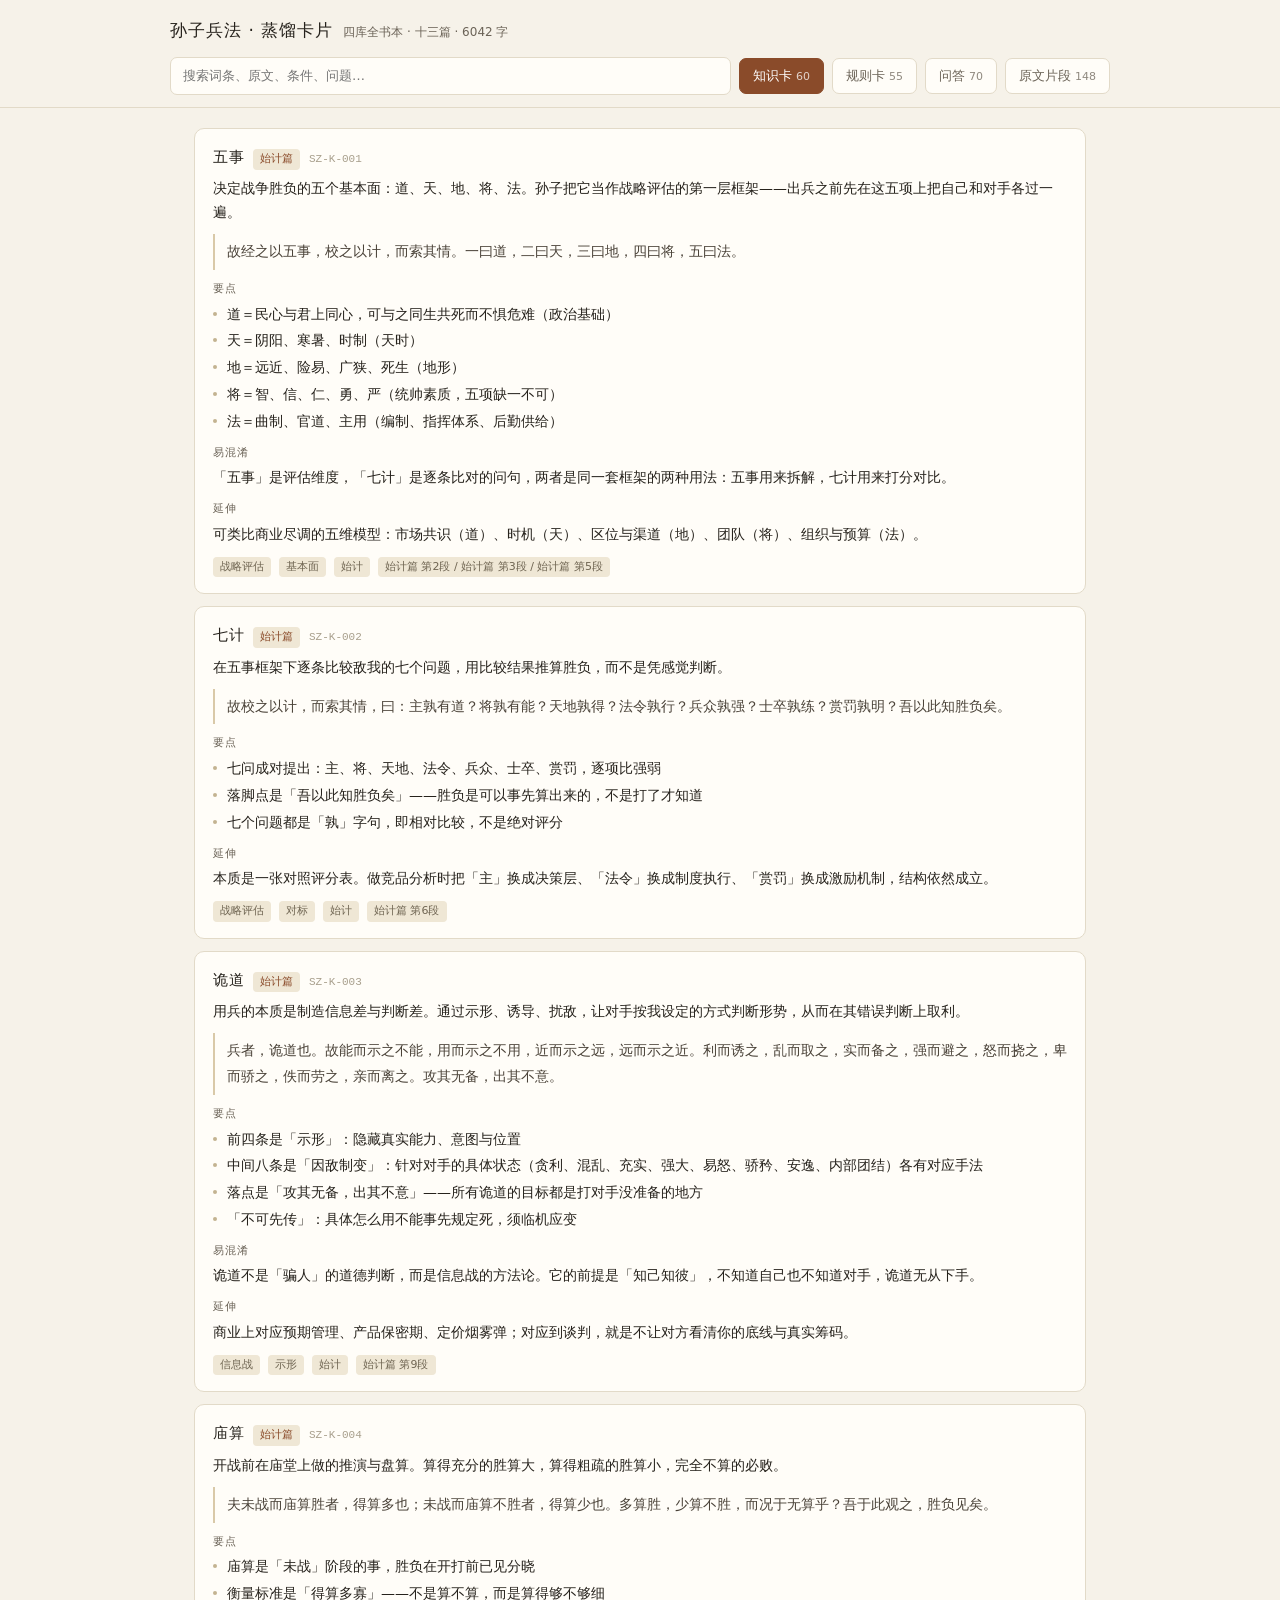
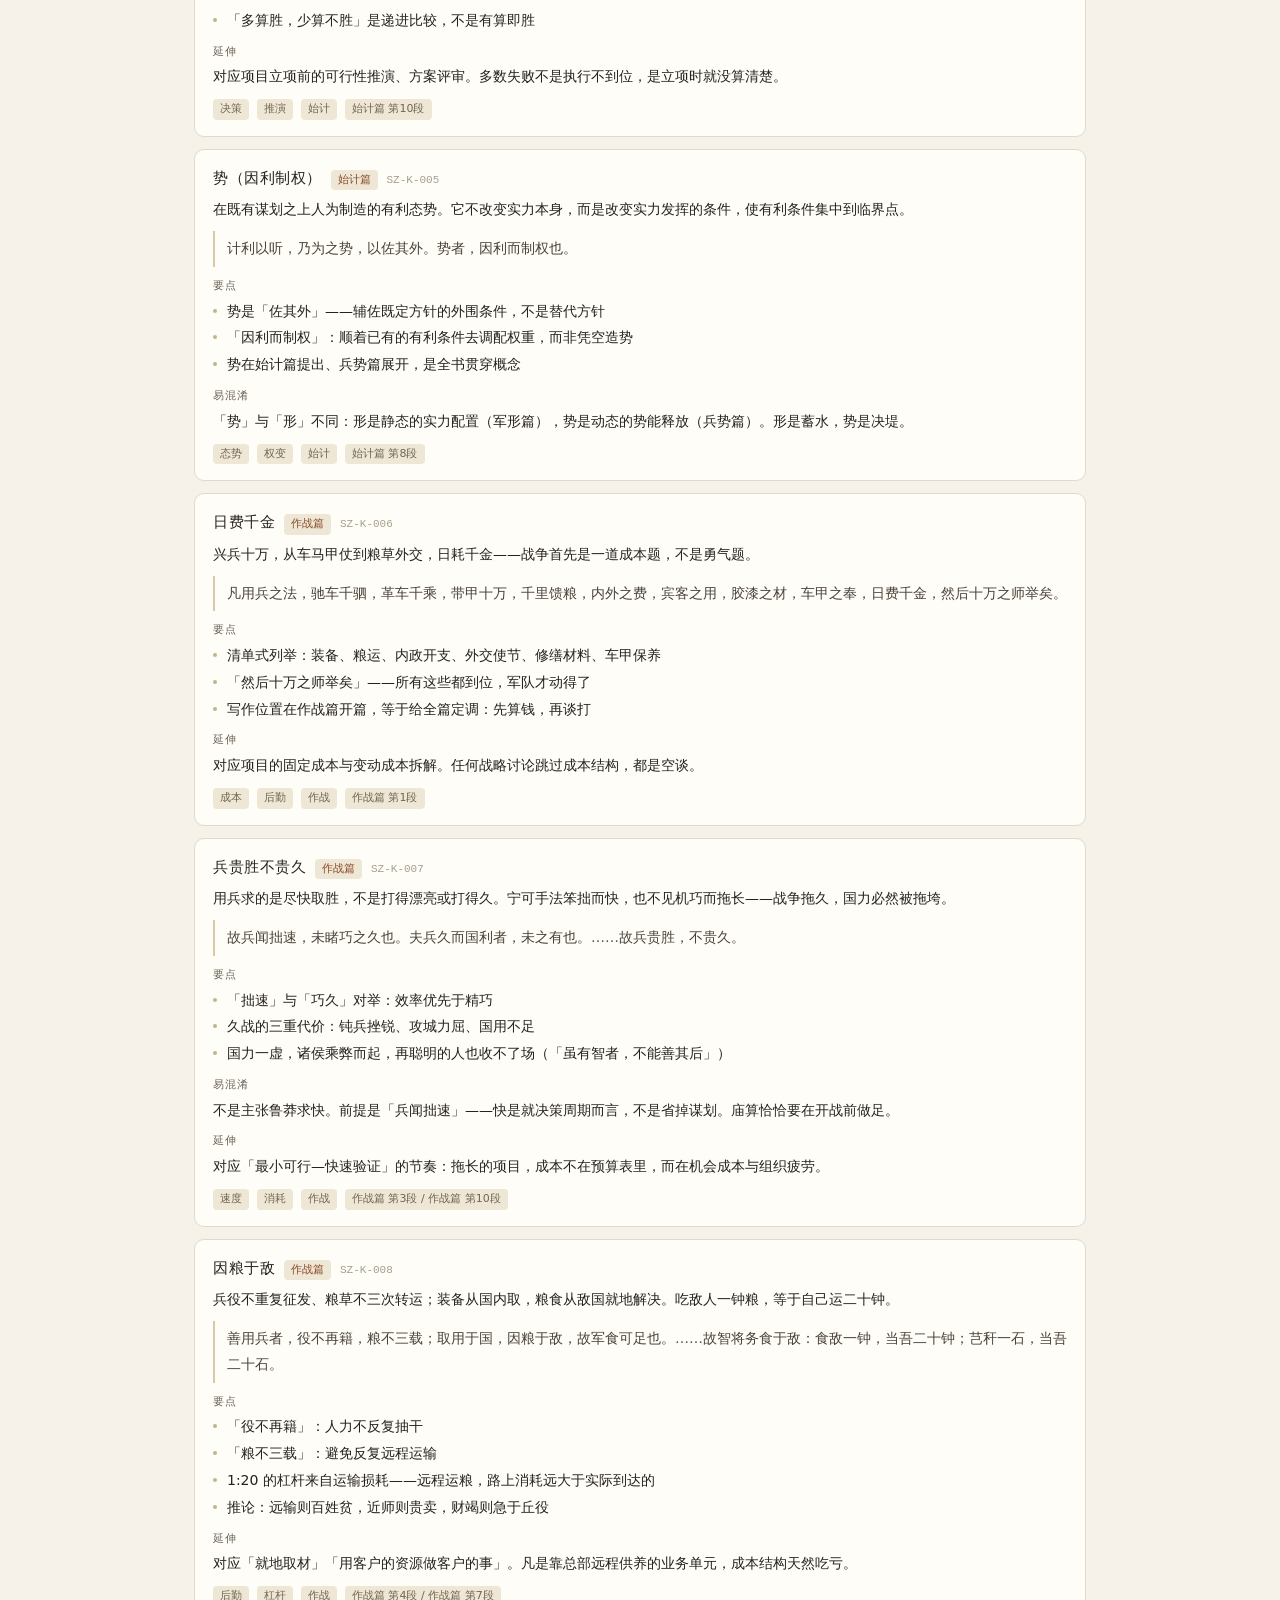
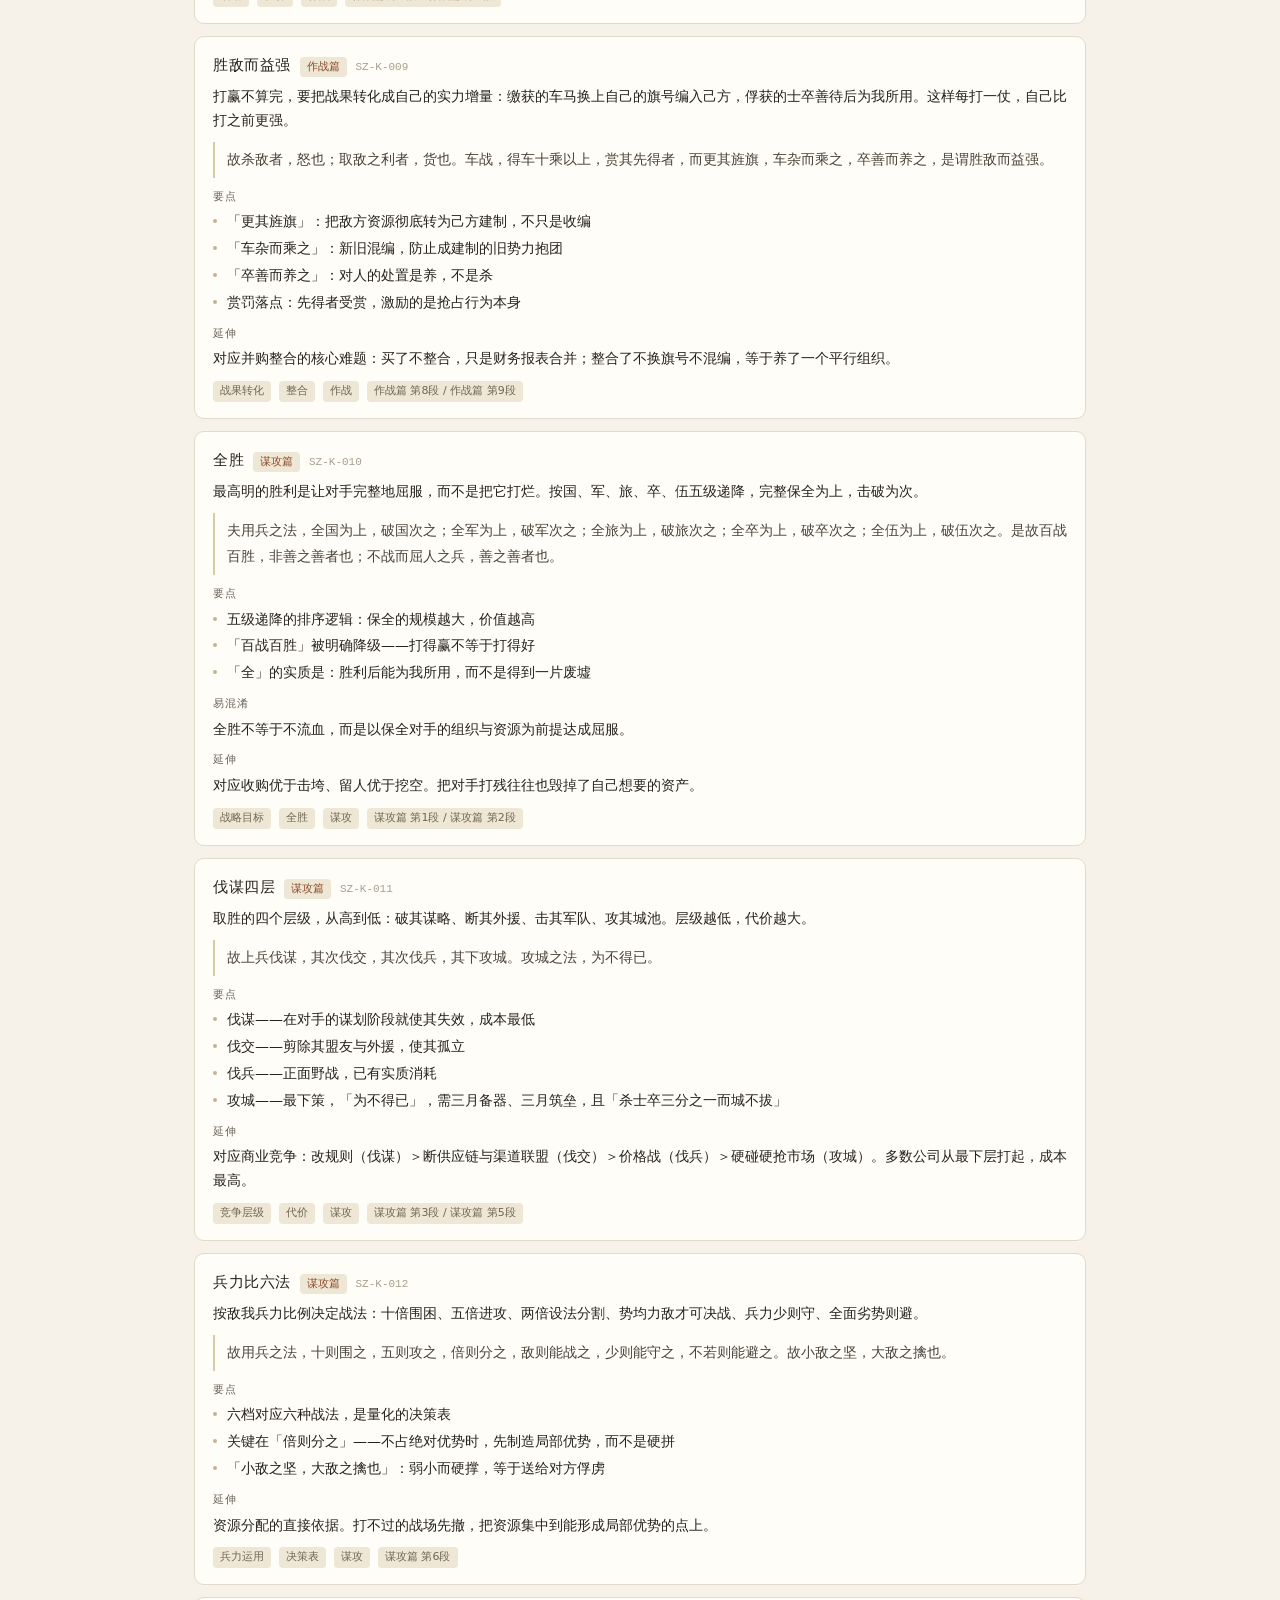
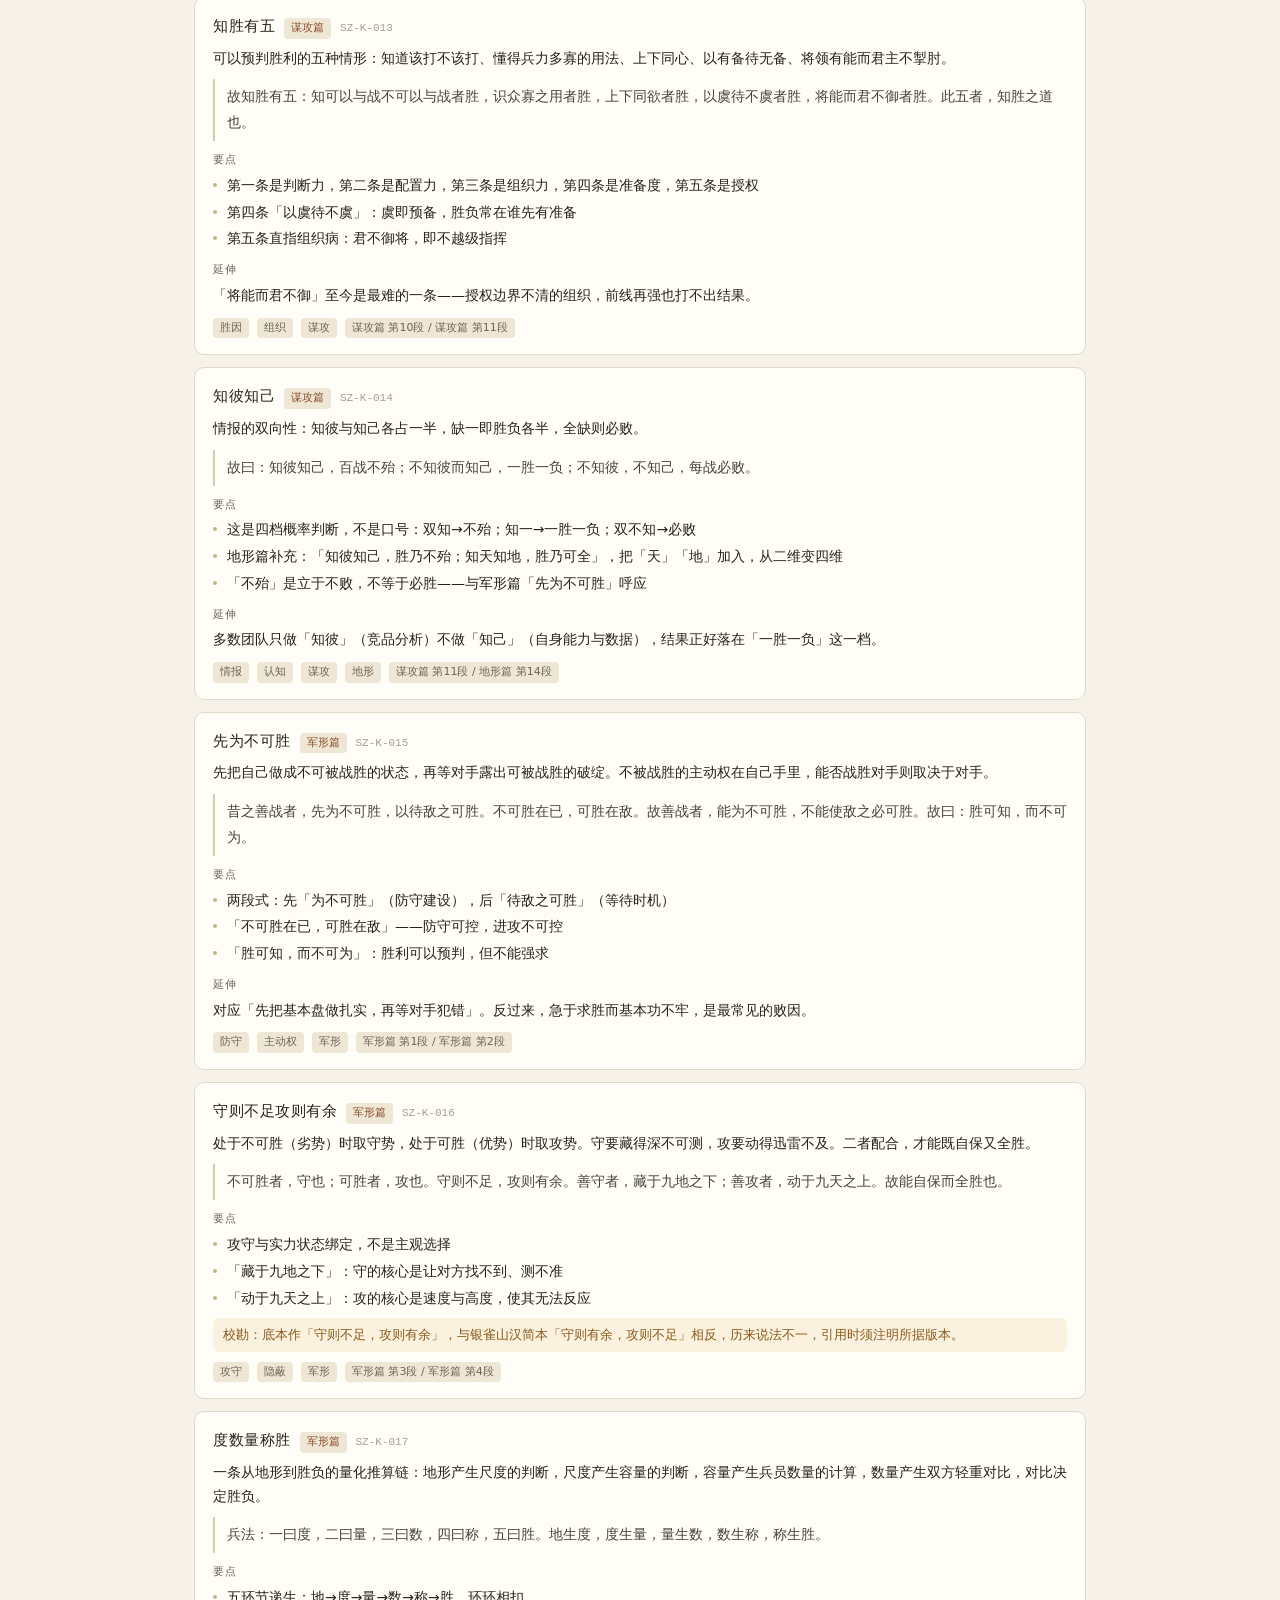
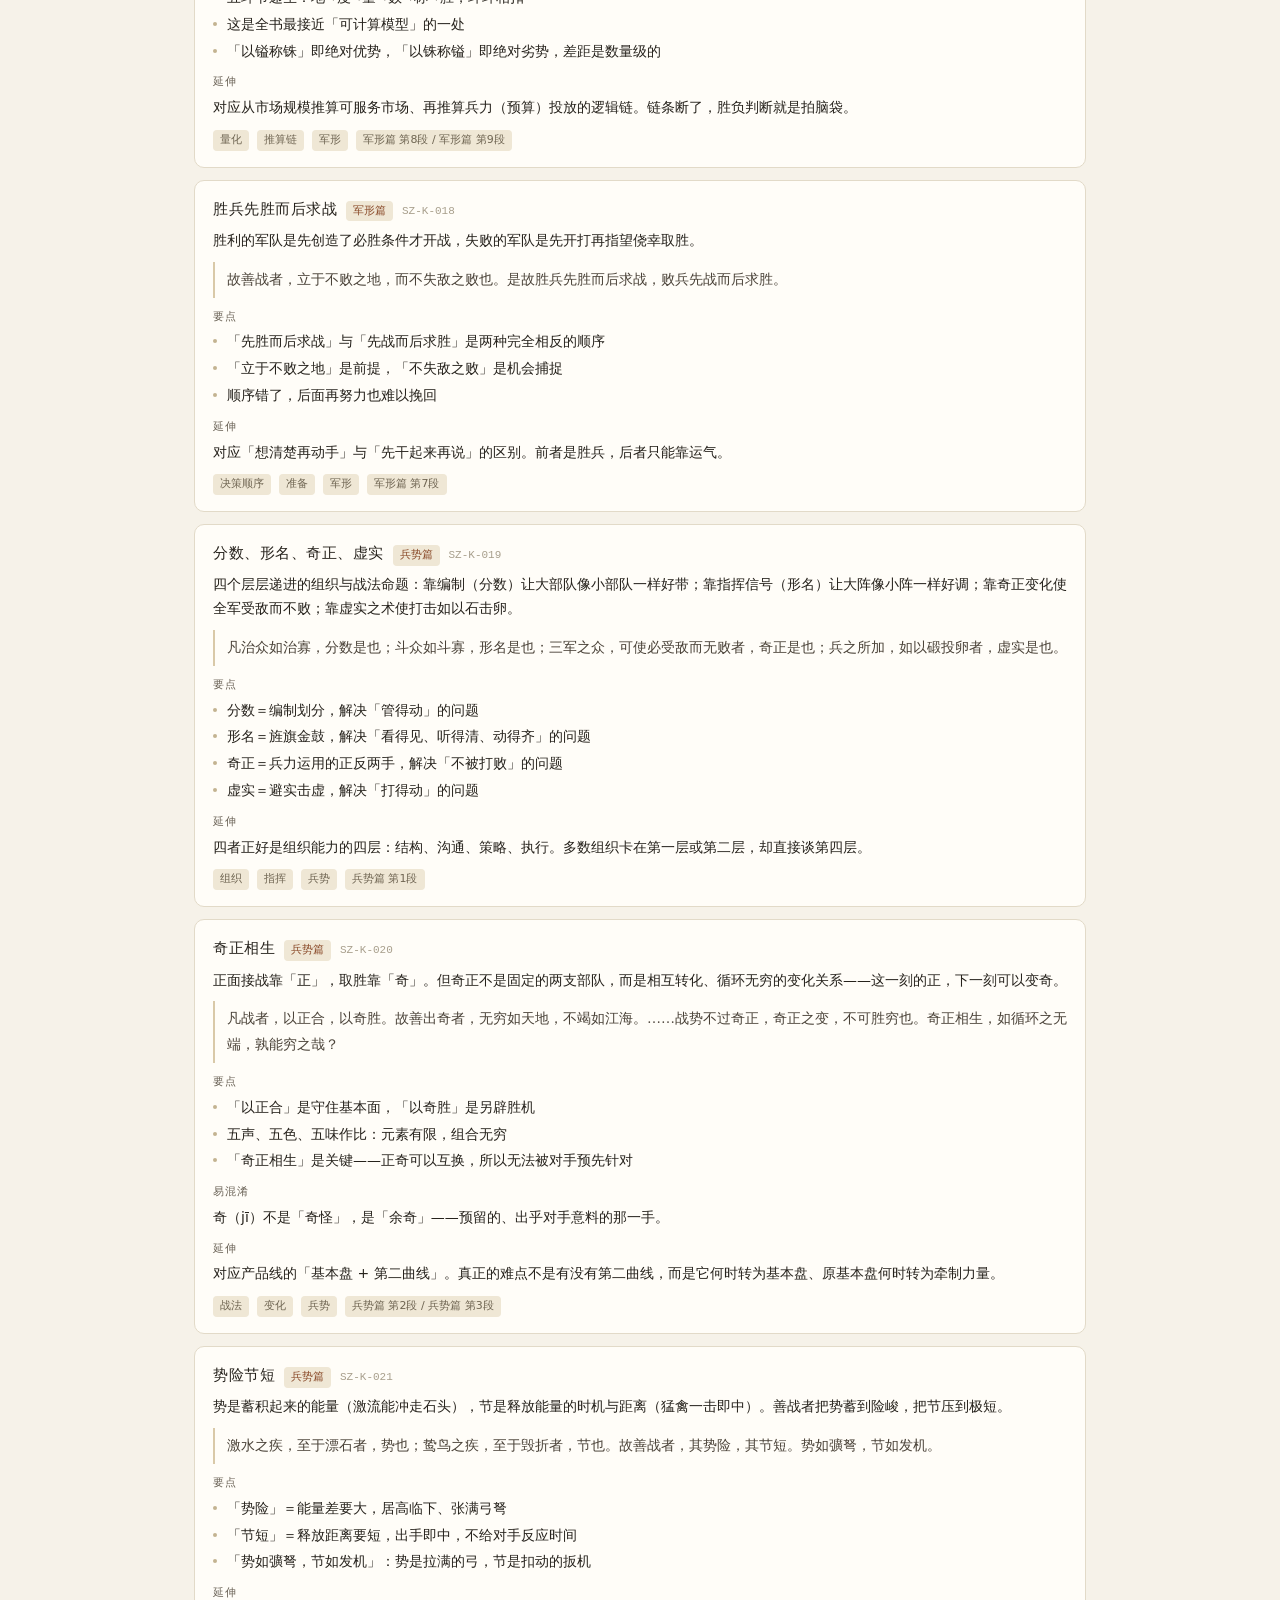
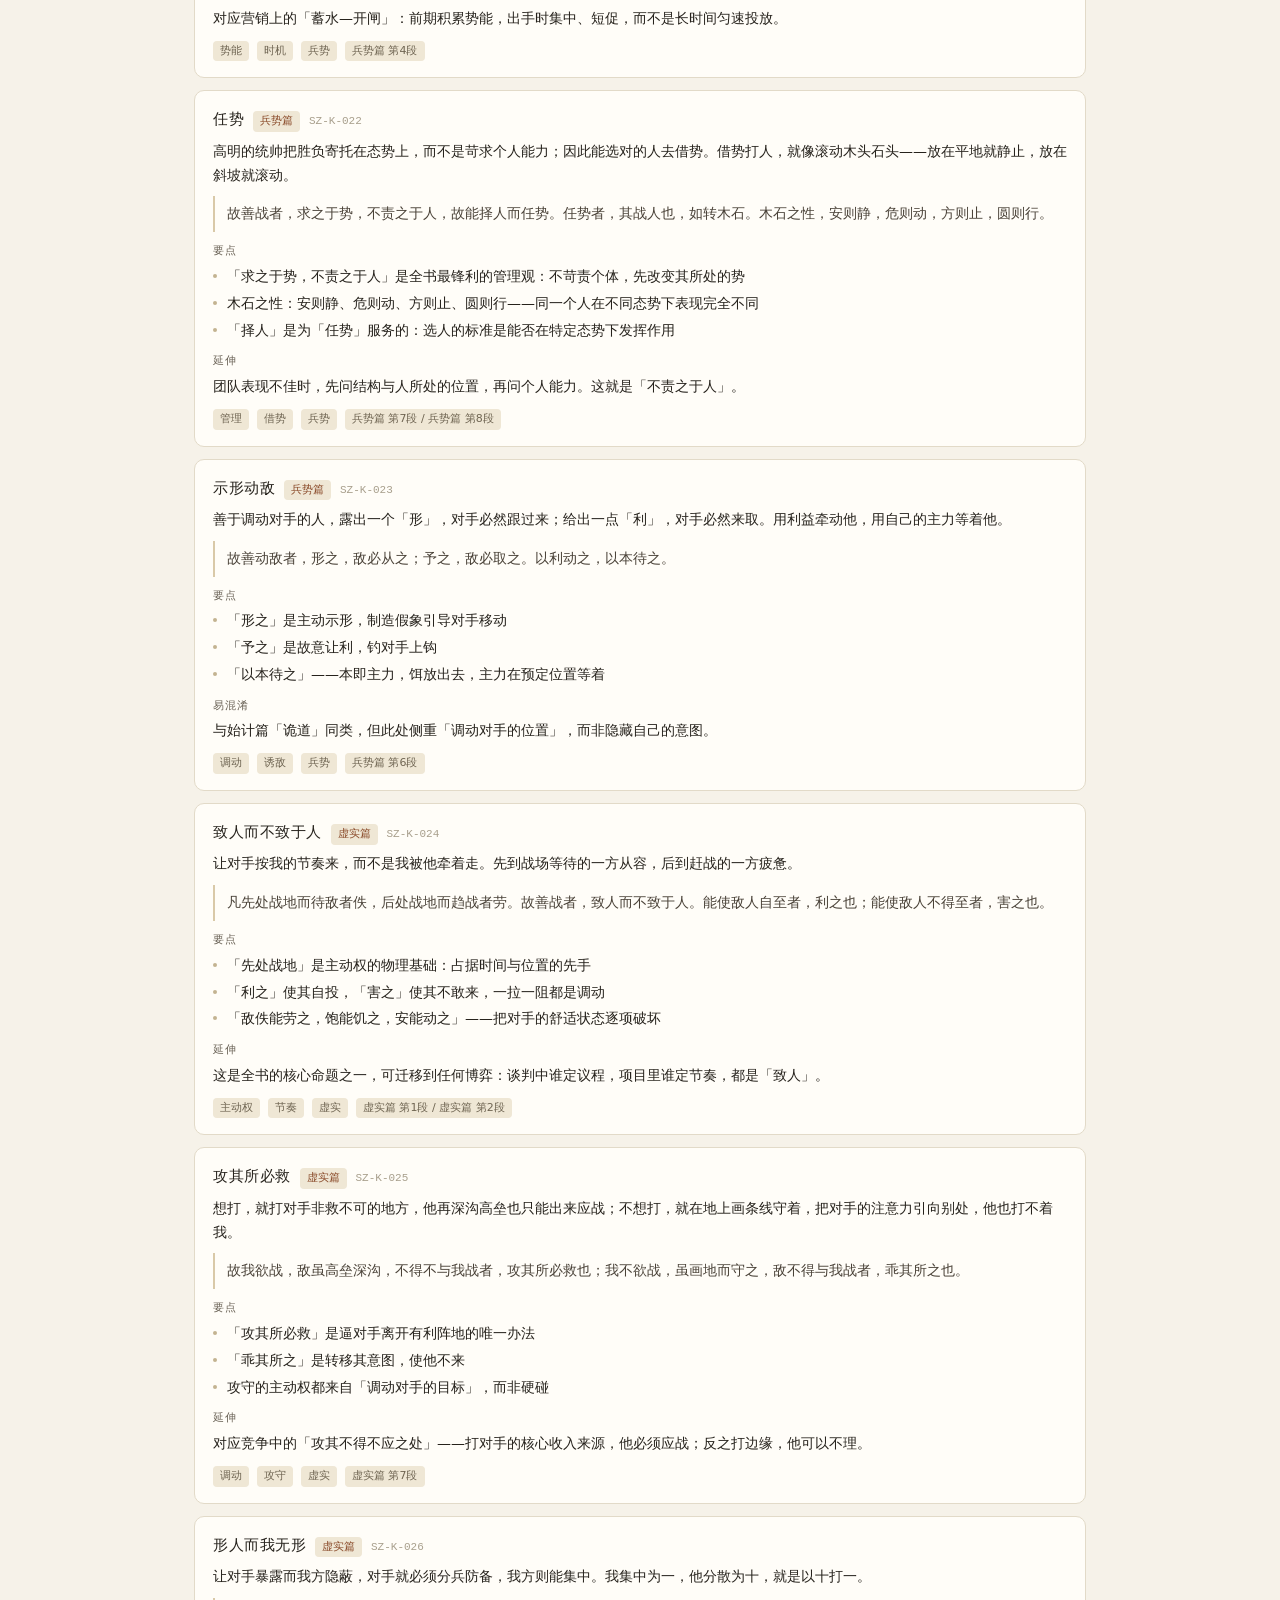
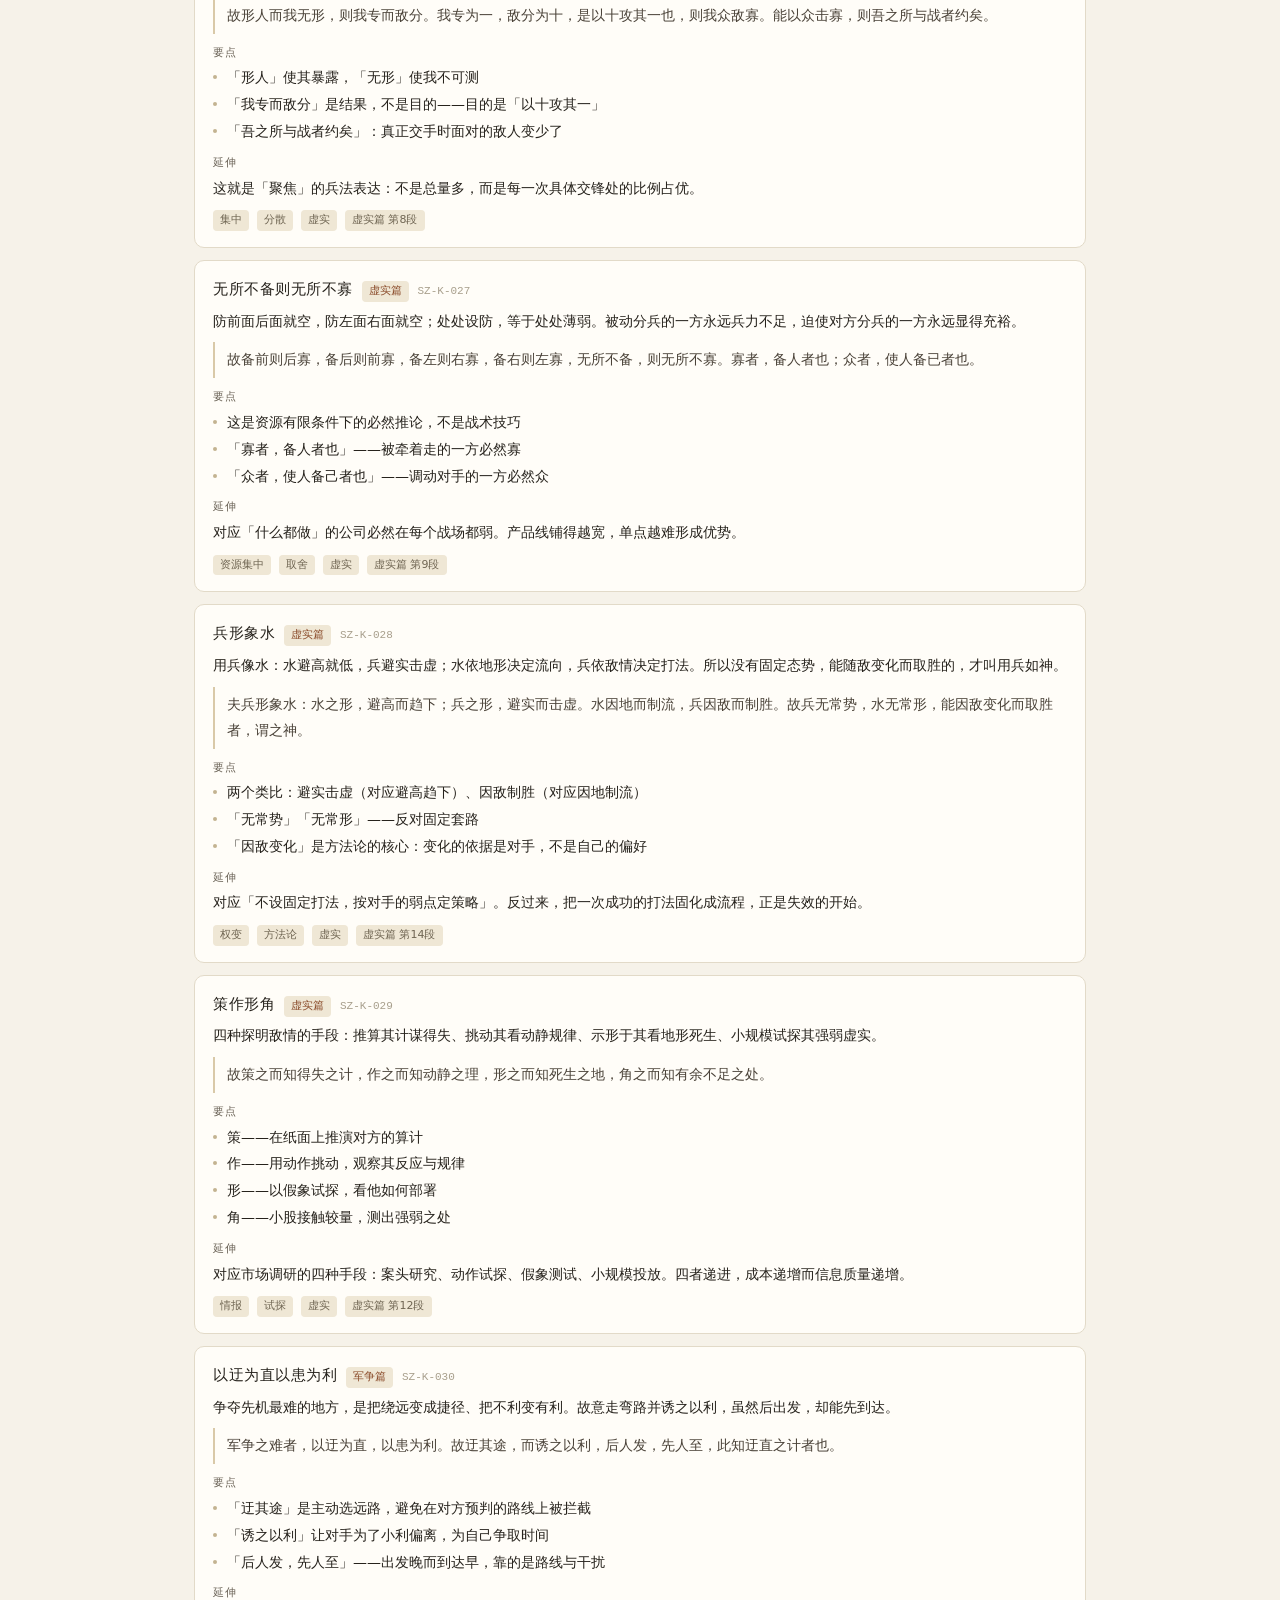
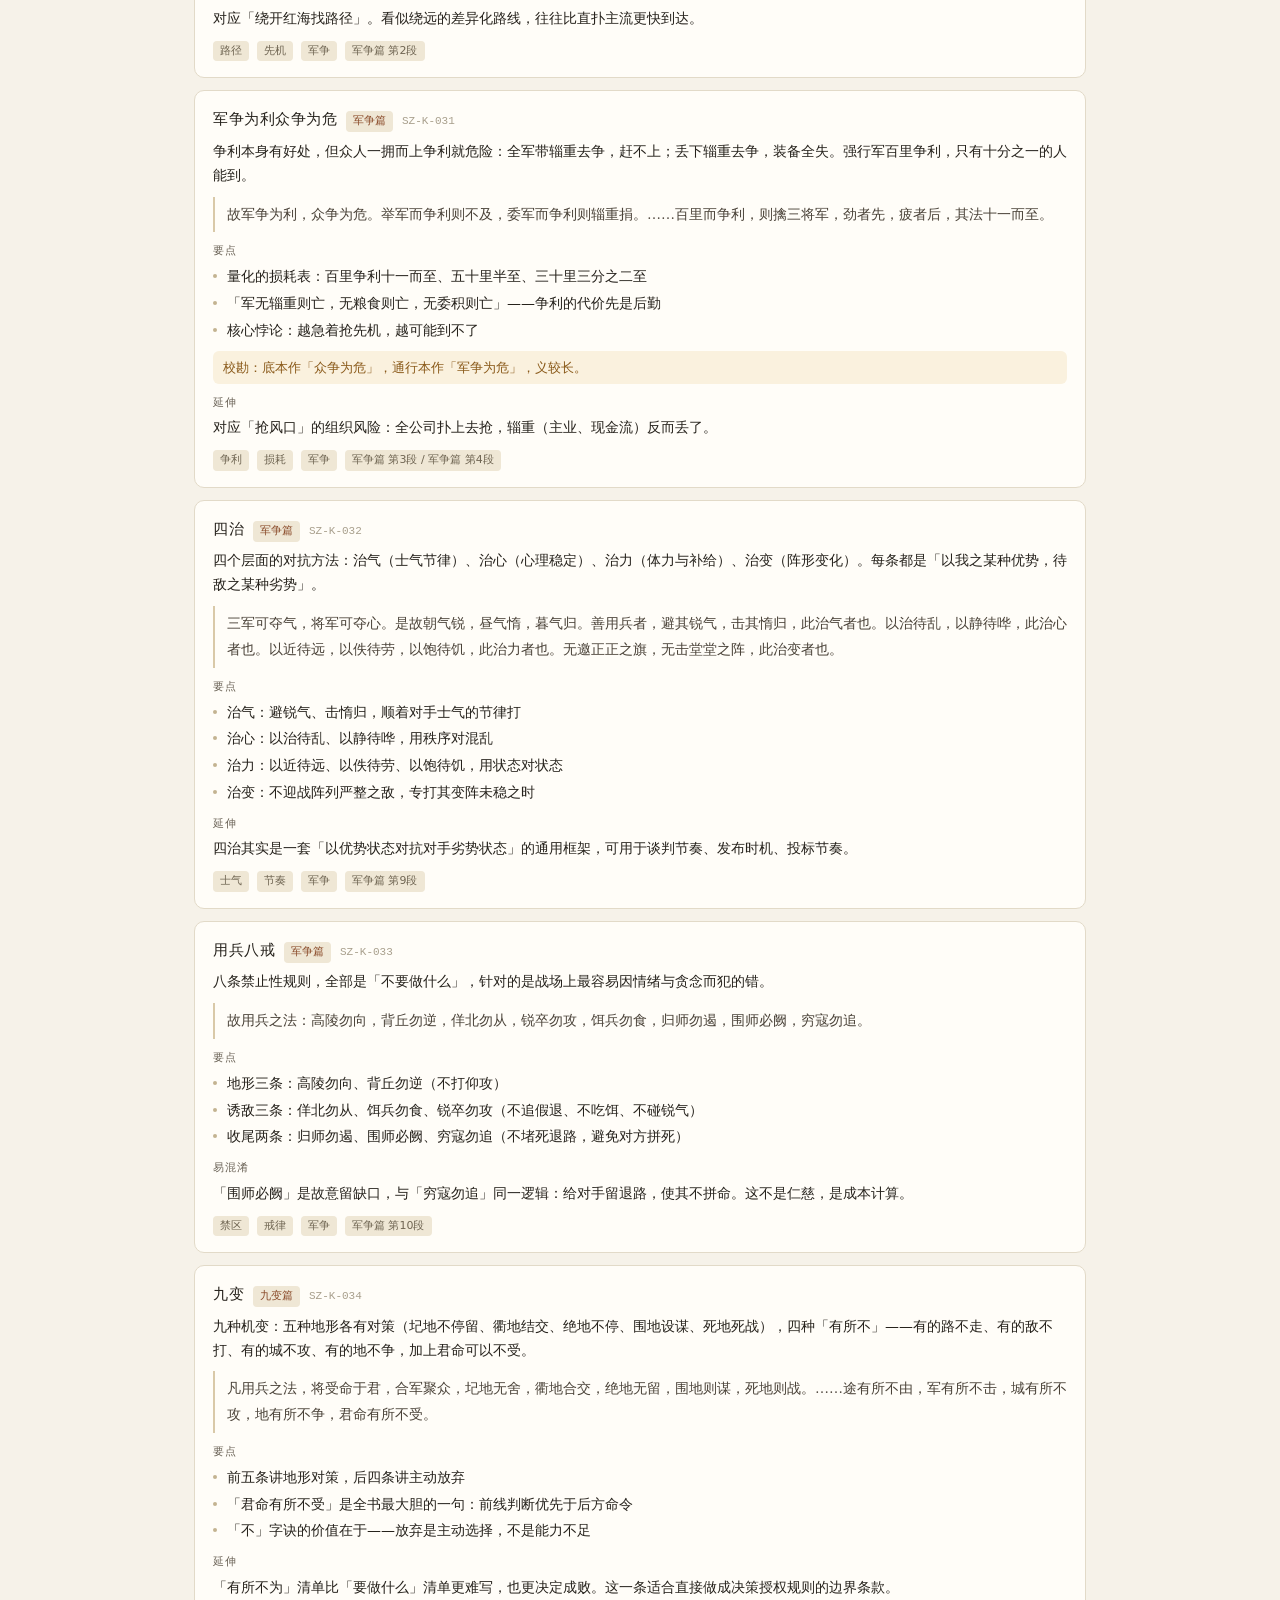
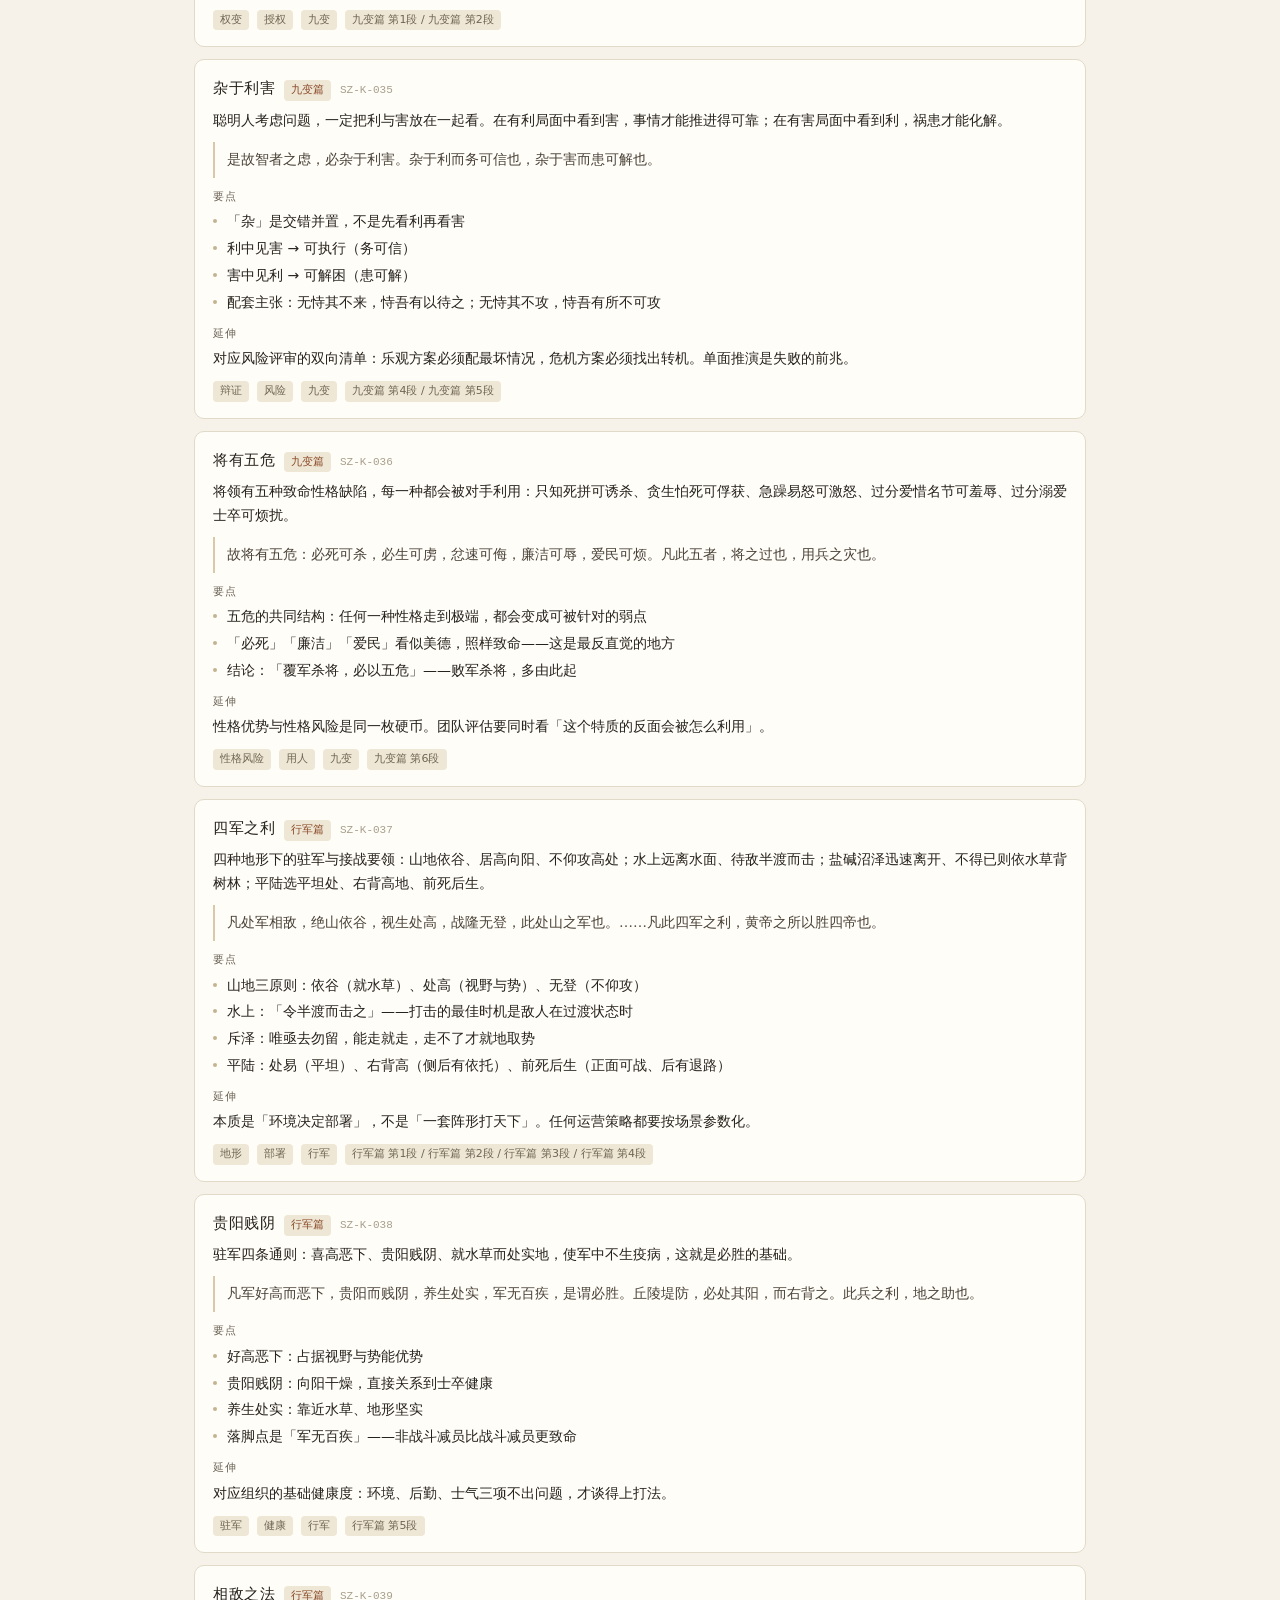
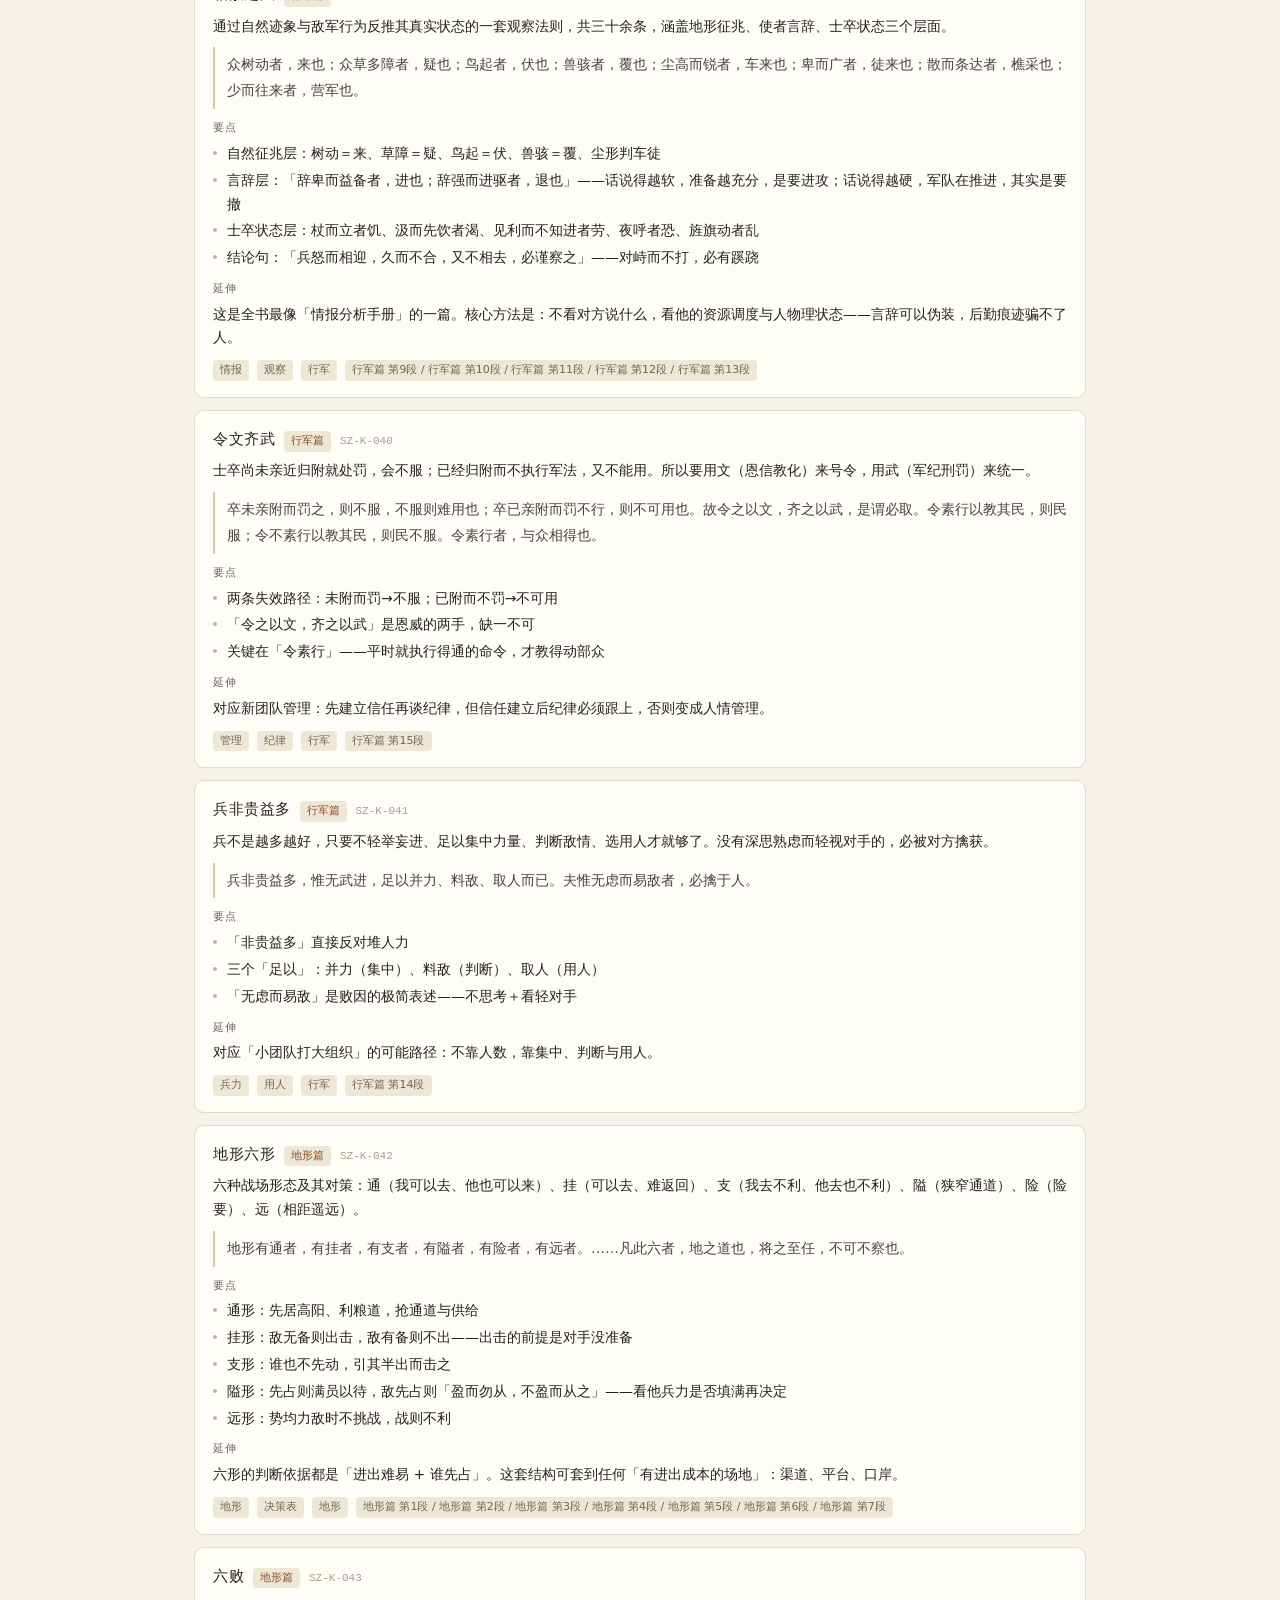
<file: distill/卡片看板.html>
<!DOCTYPE html>
<html lang="zh-CN">
<head>
<meta charset="utf-8">
<meta name="viewport" content="width=device-width,initial-scale=1">
<title>孙子兵法 · 蒸馏卡片</title>
<style>
:root{--bg:#f6f2e9;--card:#fffdf8;--ink:#26221c;--ink2:#6b6357;--line:#e2dac8;--accent:#8a4b2a;--tag:#efe7d5}
*{box-sizing:border-box;margin:0;padding:0}
body{background:var(--bg);color:var(--ink);font-family:system-ui,-apple-system,"Microsoft YaHei",sans-serif;font-size:14px;line-height:1.7}
header{position:sticky;top:0;z-index:9;background:var(--bg);border-bottom:1px solid var(--line);padding:16px 24px 12px}
.hwrap{max-width:940px;margin:0 auto}
h1{font-size:17px;font-weight:500;letter-spacing:1px}
h1 small{font-weight:400;color:var(--ink2);font-size:12px;letter-spacing:0;margin-left:10px}
.bar{display:flex;gap:8px;align-items:center;margin-top:12px;flex-wrap:wrap}
input[type=search]{flex:1;min-width:200px;font:inherit;font-size:13px;padding:7px 12px;border:1px solid var(--line);border-radius:7px;background:var(--card);color:var(--ink);outline:none}
input[type=search]:focus{border-color:#c6b48f}
.tab{font:inherit;font-size:13px;padding:6px 13px;border:1px solid var(--line);border-radius:7px;background:var(--card);color:var(--ink2);cursor:pointer}
.tab.on{background:var(--accent);border-color:var(--accent);color:#fff}
.tab b{font-weight:500;opacity:.75;margin-left:4px;font-size:11px}
main{max-width:940px;margin:0 auto;padding:20px 24px 90px}
.card{background:var(--card);border:1px solid var(--line);border-radius:10px;padding:16px 18px;margin-bottom:12px}
.card:hover{border-color:#cdbfa0}
.top{display:flex;align-items:baseline;gap:9px;flex-wrap:wrap;margin-bottom:7px}
.term{font-size:15px;font-weight:500;letter-spacing:.5px}
.id{font-size:11px;color:#a89f8c;font-family:ui-monospace,monospace}
.pian{font-size:11px;color:var(--accent);background:var(--tag);border-radius:4px;padding:1px 7px}
.def{margin-bottom:9px}
.quote{border-left:2px solid #d9c9a8;padding:5px 0 5px 12px;margin:9px 0;color:#4a4238;font-family:"Songti SC",STSong,SimSun,serif;font-size:14px;line-height:1.85}
.lbl{font-size:11px;color:var(--ink2);letter-spacing:1px;margin:10px 0 4px}
ul{list-style:none}
li{padding-left:14px;position:relative;margin-bottom:3px}
li::before{content:"";position:absolute;left:0;top:9px;width:4px;height:4px;border-radius:50%;background:#c3b391}
.warn{color:#8a5a1a;font-size:12.5px;background:#faf1de;border-radius:6px;padding:6px 10px;margin-top:8px}
.rule{display:flex;gap:10px;align-items:flex-start;margin-bottom:8px}
.cond,.act{flex:1;padding:7px 11px;border-radius:7px;font-size:13.5px}
.cond{background:#eef0ea;border:1px solid #d8dcd0}
.act{background:#f7ebe2;border:1px solid #e6cdba}
.cond b,.act b{display:block;font-size:10px;letter-spacing:1.5px;color:var(--ink2);font-weight:400;margin-bottom:2px}
.arrow{color:#b8ad95;padding-top:14px;font-size:13px}
.foot{display:flex;gap:8px;flex-wrap:wrap;margin-top:10px;font-size:12px;color:var(--ink2)}
.tag{background:var(--tag);border-radius:4px;padding:1px 7px;font-size:11px;color:#6f6552}
.qa .ask{font-weight:500;margin-bottom:6px}
.qa .ans{color:#3b352c}
.meta{font-size:11.5px;color:#9a9182;margin-top:6px}
.empty{text-align:center;color:#a89f8c;padding:60px 0}
@media(max-width:640px){.cond,.act{font-size:12.5px}main,header{padding-left:14px;padding-right:14px}}
</style>
</head>
<body>
<header><div class="hwrap">
<h1>孙子兵法 · 蒸馏卡片<small>四库全书本 · 十三篇 · 6042 字</small></h1>
<div class="bar">
<input type="search" id="q" placeholder="搜索词条、原文、条件、问题…">
<button class="tab on" data-k="k">知识卡<b id="c-k"></b></button>
<button class="tab" data-k="r">规则卡<b id="c-r"></b></button>
<button class="tab" data-k="q">问答<b id="c-q"></b></button>
<button class="tab" data-k="s">原文片段<b id="c-s"></b></button>
</div>
</div></header>
<main><div id="list"></div></main>
<script>
const D={"k":[{"id":"SZ-K-001","类型":"概念","词条":"五事","别称":["道天地将法"],"篇":"始计","锚点":["SZ-01-P02","SZ-01-P03","SZ-01-P05"],"原文":"故经之以五事，校之以计，而索其情。一曰道，二曰天，三曰地，四曰将，五曰法。","定义":"决定战争胜负的五个基本面：道、天、地、将、法。孙子把它当作战略评估的第一层框架——出兵之前先在这五项上把自己和对手各过一遍。","要点":["道＝民心与君上同心，可与之同生共死而不惧危难（政治基础）","天＝阴阳、寒暑、时制（天时）","地＝远近、险易、广狭、死生（地形）","将＝智、信、仁、勇、严（统帅素质，五项缺一不可）","法＝曲制、官道、主用（编制、指挥体系、后勤供给）"],"易混淆":"「五事」是评估维度，「七计」是逐条比对的问句，两者是同一套框架的两种用法：五事用来拆解，七计用来打分对比。","延伸":"可类比商业尽调的五维模型：市场共识（道）、时机（天）、区位与渠道（地）、团队（将）、组织与预算（法）。","标签":["战略评估","基本面","始计"],"出处":["始计篇 第2段","始计篇 第3段","始计篇 第5段"]},{"id":"SZ-K-002","类型":"概念","词条":"七计","别称":["校之以计"],"篇":"始计","锚点":["SZ-01-P06"],"原文":"故校之以计，而索其情，曰：主孰有道？将孰有能？天地孰得？法令孰行？兵众孰强？士卒孰练？赏罚孰明？吾以此知胜负矣。","定义":"在五事框架下逐条比较敌我的七个问题，用比较结果推算胜负，而不是凭感觉判断。","要点":["七问成对提出：主、将、天地、法令、兵众、士卒、赏罚，逐项比强弱","落脚点是「吾以此知胜负矣」——胜负是可以事先算出来的，不是打了才知道","七个问题都是「孰」字句，即相对比较，不是绝对评分"],"延伸":"本质是一张对照评分表。做竞品分析时把「主」换成决策层、「法令」换成制度执行、「赏罚」换成激励机制，结构依然成立。","标签":["战略评估","对标","始计"],"出处":["始计篇 第6段"]},{"id":"SZ-K-003","类型":"概念","词条":"诡道","别称":["兵者诡道","诡道十二法"],"篇":"始计","锚点":["SZ-01-P09"],"原文":"兵者，诡道也。故能而示之不能，用而示之不用，近而示之远，远而示之近。利而诱之，乱而取之，实而备之，强而避之，怒而挠之，卑而骄之，佚而劳之，亲而离之。攻其无备，出其不意。","定义":"用兵的本质是制造信息差与判断差。通过示形、诱导、扰敌，让对手按我设定的方式判断形势，从而在其错误判断上取利。","要点":["前四条是「示形」：隐藏真实能力、意图与位置","中间八条是「因敌制变」：针对对手的具体状态（贪利、混乱、充实、强大、易怒、骄矜、安逸、内部团结）各有对应手法","落点是「攻其无备，出其不意」——所有诡道的目标都是打对手没准备的地方","「不可先传」：具体怎么用不能事先规定死，须临机应变"],"易混淆":"诡道不是「骗人」的道德判断，而是信息战的方法论。它的前提是「知己知彼」，不知道自己也不知道对手，诡道无从下手。","延伸":"商业上对应预期管理、产品保密期、定价烟雾弹；对应到谈判，就是不让对方看清你的底线与真实筹码。","标签":["信息战","示形","始计"],"出处":["始计篇 第9段"]},{"id":"SZ-K-004","类型":"概念","词条":"庙算","篇":"始计","锚点":["SZ-01-P10"],"原文":"夫未战而庙算胜者，得算多也；未战而庙算不胜者，得算少也。多算胜，少算不胜，而况于无算乎？吾于此观之，胜负见矣。","定义":"开战前在庙堂上做的推演与盘算。算得充分的胜算大，算得粗疏的胜算小，完全不算的必败。","要点":["庙算是「未战」阶段的事，胜负在开打前已见分晓","衡量标准是「得算多寡」——不是算不算，而是算得够不够细","「多算胜，少算不胜」是递进比较，不是有算即胜"],"延伸":"对应项目立项前的可行性推演、方案评审。多数失败不是执行不到位，是立项时就没算清楚。","标签":["决策","推演","始计"],"出处":["始计篇 第10段"]},{"id":"SZ-K-005","类型":"概念","词条":"势（因利制权）","篇":"始计","锚点":["SZ-01-P08"],"原文":"计利以听，乃为之势，以佐其外。势者，因利而制权也。","定义":"在既有谋划之上人为制造的有利态势。它不改变实力本身，而是改变实力发挥的条件，使有利条件集中到临界点。","要点":["势是「佐其外」——辅佐既定方针的外围条件，不是替代方针","「因利而制权」：顺着已有的有利条件去调配权重，而非凭空造势","势在始计篇提出、兵势篇展开，是全书贯穿概念"],"易混淆":"「势」与「形」不同：形是静态的实力配置（军形篇），势是动态的势能释放（兵势篇）。形是蓄水，势是决堤。","标签":["态势","权变","始计"],"出处":["始计篇 第8段"]},{"id":"SZ-K-006","类型":"概念","词条":"日费千金","别称":["战争成本"],"篇":"作战","锚点":["SZ-02-P01"],"原文":"凡用兵之法，驰车千驷，革车千乘，带甲十万，千里馈粮，内外之费，宾客之用，胶漆之材，车甲之奉，日费千金，然后十万之师举矣。","定义":"兴兵十万，从车马甲仗到粮草外交，日耗千金——战争首先是一道成本题，不是勇气题。","要点":["清单式列举：装备、粮运、内政开支、外交使节、修缮材料、车甲保养","「然后十万之师举矣」——所有这些都到位，军队才动得了","写作位置在作战篇开篇，等于给全篇定调：先算钱，再谈打"],"延伸":"对应项目的固定成本与变动成本拆解。任何战略讨论跳过成本结构，都是空谈。","标签":["成本","后勤","作战"],"出处":["作战篇 第1段"]},{"id":"SZ-K-007","类型":"概念","词条":"兵贵胜不贵久","别称":["速胜论","拙速"],"篇":"作战","锚点":["SZ-02-P03","SZ-02-P10"],"原文":"故兵闻拙速，未睹巧之久也。夫兵久而国利者，未之有也。……故兵贵胜，不贵久。","定义":"用兵求的是尽快取胜，不是打得漂亮或打得久。宁可手法笨拙而快，也不见机巧而拖长——战争拖久，国力必然被拖垮。","要点":["「拙速」与「巧久」对举：效率优先于精巧","久战的三重代价：钝兵挫锐、攻城力屈、国用不足","国力一虚，诸侯乘弊而起，再聪明的人也收不了场（「虽有智者，不能善其后」）"],"易混淆":"不是主张鲁莽求快。前提是「兵闻拙速」——快是就决策周期而言，不是省掉谋划。庙算恰恰要在开战前做足。","延伸":"对应「最小可行—快速验证」的节奏：拖长的项目，成本不在预算表里，而在机会成本与组织疲劳。","标签":["速度","消耗","作战"],"出处":["作战篇 第3段","作战篇 第10段"]},{"id":"SZ-K-008","类型":"概念","词条":"因粮于敌","篇":"作战","锚点":["SZ-02-P04","SZ-02-P07"],"原文":"善用兵者，役不再籍，粮不三载；取用于国，因粮于敌，故军食可足也。……故智将务食于敌：食敌一钟，当吾二十钟；芑秆一石，当吾二十石。","定义":"兵役不重复征发、粮草不三次转运；装备从国内取，粮食从敌国就地解决。吃敌人一钟粮，等于自己运二十钟。","要点":["「役不再籍」：人力不反复抽干","「粮不三载」：避免反复远程运输","1:20 的杠杆来自运输损耗——远程运粮，路上消耗远大于实际到达的","推论：远输则百姓贫，近师则贵卖，财竭则急于丘役"],"延伸":"对应「就地取材」「用客户的资源做客户的事」。凡是靠总部远程供养的业务单元，成本结构天然吃亏。","标签":["后勤","杠杆","作战"],"出处":["作战篇 第4段","作战篇 第7段"]},{"id":"SZ-K-009","类型":"概念","词条":"胜敌而益强","篇":"作战","锚点":["SZ-02-P08","SZ-02-P09"],"原文":"故杀敌者，怒也；取敌之利者，货也。车战，得车十乘以上，赏其先得者，而更其旌旗，车杂而乘之，卒善而养之，是谓胜敌而益强。","定义":"打赢不算完，要把战果转化成自己的实力增量：缴获的车马换上自己的旗号编入己方，俘获的士卒善待后为我所用。这样每打一仗，自己比打之前更强。","要点":["「更其旌旗」：把敌方资源彻底转为己方建制，不只是收编","「车杂而乘之」：新旧混编，防止成建制的旧势力抱团","「卒善而养之」：对人的处置是养，不是杀","赏罚落点：先得者受赏，激励的是抢占行为本身"],"延伸":"对应并购整合的核心难题：买了不整合，只是财务报表合并；整合了不换旗号不混编，等于养了一个平行组织。","标签":["战果转化","整合","作战"],"出处":["作战篇 第8段","作战篇 第9段"]},{"id":"SZ-K-010","类型":"概念","词条":"全胜","别称":["全国为上"],"篇":"谋攻","锚点":["SZ-03-P01","SZ-03-P02"],"原文":"夫用兵之法，全国为上，破国次之；全军为上，破军次之；全旅为上，破旅次之；全卒为上，破卒次之；全伍为上，破伍次之。是故百战百胜，非善之善者也；不战而屈人之兵，善之善者也。","定义":"最高明的胜利是让对手完整地屈服，而不是把它打烂。按国、军、旅、卒、伍五级递降，完整保全为上，击破为次。","要点":["五级递降的排序逻辑：保全的规模越大，价值越高","「百战百胜」被明确降级——打得赢不等于打得好","「全」的实质是：胜利后能为我所用，而不是得到一片废墟"],"易混淆":"全胜不等于不流血，而是以保全对手的组织与资源为前提达成屈服。","延伸":"对应收购优于击垮、留人优于挖空。把对手打残往往也毁掉了自己想要的资产。","标签":["战略目标","全胜","谋攻"],"出处":["谋攻篇 第1段","谋攻篇 第2段"]},{"id":"SZ-K-011","类型":"概念","词条":"伐谋四层","别称":["上兵伐谋"],"篇":"谋攻","锚点":["SZ-03-P03","SZ-03-P05"],"原文":"故上兵伐谋，其次伐交，其次伐兵，其下攻城。攻城之法，为不得已。","定义":"取胜的四个层级，从高到低：破其谋略、断其外援、击其军队、攻其城池。层级越低，代价越大。","要点":["伐谋——在对手的谋划阶段就使其失效，成本最低","伐交——剪除其盟友与外援，使其孤立","伐兵——正面野战，已有实质消耗","攻城——最下策，「为不得已」，需三月备器、三月筑垒，且「杀士卒三分之一而城不拔」"],"延伸":"对应商业竞争：改规则（伐谋）＞断供应链与渠道联盟（伐交）＞价格战（伐兵）＞硬碰硬抢市场（攻城）。多数公司从最下层打起，成本最高。","标签":["竞争层级","代价","谋攻"],"出处":["谋攻篇 第3段","谋攻篇 第5段"]},{"id":"SZ-K-012","类型":"概念","词条":"兵力比六法","别称":["十则围之"],"篇":"谋攻","锚点":["SZ-03-P06"],"原文":"故用兵之法，十则围之，五则攻之，倍则分之，敌则能战之，少则能守之，不若则能避之。故小敌之坚，大敌之擒也。","定义":"按敌我兵力比例决定战法：十倍围困、五倍进攻、两倍设法分割、势均力敌才可决战、兵力少则守、全面劣势则避。","要点":["六档对应六种战法，是量化的决策表","关键在「倍则分之」——不占绝对优势时，先制造局部优势，而不是硬拼","「小敌之坚，大敌之擒也」：弱小而硬撑，等于送给对方俘虏"],"延伸":"资源分配的直接依据。打不过的战场先撤，把资源集中到能形成局部优势的点上。","标签":["兵力运用","决策表","谋攻"],"出处":["谋攻篇 第6段"]},{"id":"SZ-K-013","类型":"概念","词条":"知胜有五","篇":"谋攻","锚点":["SZ-03-P10","SZ-03-P11"],"原文":"故知胜有五：知可以与战不可以与战者胜，识众寡之用者胜，上下同欲者胜，以虞待不虞者胜，将能而君不御者胜。此五者，知胜之道也。","定义":"可以预判胜利的五种情形：知道该打不该打、懂得兵力多寡的用法、上下同心、以有备待无备、将领有能而君主不掣肘。","要点":["第一条是判断力，第二条是配置力，第三条是组织力，第四条是准备度，第五条是授权","第四条「以虞待不虞」：虞即预备，胜负常在谁先有准备","第五条直指组织病：君不御将，即不越级指挥"],"延伸":"「将能而君不御」至今是最难的一条——授权边界不清的组织，前线再强也打不出结果。","标签":["胜因","组织","谋攻"],"出处":["谋攻篇 第10段","谋攻篇 第11段"]},{"id":"SZ-K-014","类型":"概念","词条":"知彼知己","篇":"谋攻","锚点":["SZ-03-P11","SZ-10-P14"],"原文":"故曰：知彼知己，百战不殆；不知彼而知己，一胜一负；不知彼，不知己，每战必败。","定义":"情报的双向性：知彼与知己各占一半，缺一即胜负各半，全缺则必败。","要点":["这是四档概率判断，不是口号：双知→不殆；知一→一胜一负；双不知→必败","地形篇补充：「知彼知己，胜乃不殆；知天知地，胜乃可全」，把「天」「地」加入，从二维变四维","「不殆」是立于不败，不等于必胜——与军形篇「先为不可胜」呼应"],"延伸":"多数团队只做「知彼」（竞品分析）不做「知己」（自身能力与数据），结果正好落在「一胜一负」这一档。","标签":["情报","认知","谋攻","地形"],"出处":["谋攻篇 第11段","地形篇 第14段"]},{"id":"SZ-K-015","类型":"概念","词条":"先为不可胜","篇":"军形","锚点":["SZ-04-P01","SZ-04-P02"],"原文":"昔之善战者，先为不可胜，以待敌之可胜。不可胜在已，可胜在敌。故善战者，能为不可胜，不能使敌之必可胜。故曰：胜可知，而不可为。","定义":"先把自己做成不可被战胜的状态，再等对手露出可被战胜的破绽。不被战胜的主动权在自己手里，能否战胜对手则取决于对手。","要点":["两段式：先「为不可胜」（防守建设），后「待敌之可胜」（等待时机）","「不可胜在已，可胜在敌」——防守可控，进攻不可控","「胜可知，而不可为」：胜利可以预判，但不能强求"],"延伸":"对应「先把基本盘做扎实，再等对手犯错」。反过来，急于求胜而基本功不牢，是最常见的败因。","标签":["防守","主动权","军形"],"出处":["军形篇 第1段","军形篇 第2段"]},{"id":"SZ-K-016","类型":"概念","词条":"守则不足攻则有余","篇":"军形","锚点":["SZ-04-P03","SZ-04-P04"],"原文":"不可胜者，守也；可胜者，攻也。守则不足，攻则有余。善守者，藏于九地之下；善攻者，动于九天之上。故能自保而全胜也。","定义":"处于不可胜（劣势）时取守势，处于可胜（优势）时取攻势。守要藏得深不可测，攻要动得迅雷不及。二者配合，才能既自保又全胜。","要点":["攻守与实力状态绑定，不是主观选择","「藏于九地之下」：守的核心是让对方找不到、测不准","「动于九天之上」：攻的核心是速度与高度，使其无法反应"],"校勘注":"底本作「守则不足，攻则有余」，与银雀山汉简本「守则有余，攻则不足」相反，历来说法不一，引用时须注明所据版本。","标签":["攻守","隐蔽","军形"],"出处":["军形篇 第3段","军形篇 第4段"]},{"id":"SZ-K-017","类型":"概念","词条":"度数量称胜","别称":["五事度量"],"篇":"军形","锚点":["SZ-04-P08","SZ-04-P09"],"原文":"兵法：一曰度，二曰量，三曰数，四曰称，五曰胜。地生度，度生量，量生数，数生称，称生胜。","定义":"一条从地形到胜负的量化推算链：地形产生尺度的判断，尺度产生容量的判断，容量产生兵员数量的计算，数量产生双方轻重对比，对比决定胜负。","要点":["五环节递生：地→度→量→数→称→胜，环环相扣","这是全书最接近「可计算模型」的一处","「以镒称铢」即绝对优势，「以铢称镒」即绝对劣势，差距是数量级的"],"延伸":"对应从市场规模推算可服务市场、再推算兵力（预算）投放的逻辑链。链条断了，胜负判断就是拍脑袋。","标签":["量化","推算链","军形"],"出处":["军形篇 第8段","军形篇 第9段"]},{"id":"SZ-K-018","类型":"概念","词条":"胜兵先胜而后求战","篇":"军形","锚点":["SZ-04-P07"],"原文":"故善战者，立于不败之地，而不失敌之败也。是故胜兵先胜而后求战，败兵先战而后求胜。","定义":"胜利的军队是先创造了必胜条件才开战，失败的军队是先开打再指望侥幸取胜。","要点":["「先胜而后求战」与「先战而后求胜」是两种完全相反的顺序","「立于不败之地」是前提，「不失敌之败」是机会捕捉","顺序错了，后面再努力也难以挽回"],"延伸":"对应「想清楚再动手」与「先干起来再说」的区别。前者是胜兵，后者只能靠运气。","标签":["决策顺序","准备","军形"],"出处":["军形篇 第7段"]},{"id":"SZ-K-019","类型":"概念","词条":"分数、形名、奇正、虚实","别称":["治众四要"],"篇":"兵势","锚点":["SZ-05-P01"],"原文":"凡治众如治寡，分数是也；斗众如斗寡，形名是也；三军之众，可使必受敌而无败者，奇正是也；兵之所加，如以碫投卵者，虚实是也。","定义":"四个层层递进的组织与战法命题：靠编制（分数）让大部队像小部队一样好带；靠指挥信号（形名）让大阵像小阵一样好调；靠奇正变化使全军受敌而不败；靠虚实之术使打击如以石击卵。","要点":["分数＝编制划分，解决「管得动」的问题","形名＝旌旗金鼓，解决「看得见、听得清、动得齐」的问题","奇正＝兵力运用的正反两手，解决「不被打败」的问题","虚实＝避实击虚，解决「打得动」的问题"],"延伸":"四者正好是组织能力的四层：结构、沟通、策略、执行。多数组织卡在第一层或第二层，却直接谈第四层。","标签":["组织","指挥","兵势"],"出处":["兵势篇 第1段"]},{"id":"SZ-K-020","类型":"概念","词条":"奇正相生","篇":"兵势","锚点":["SZ-05-P02","SZ-05-P03"],"原文":"凡战者，以正合，以奇胜。故善出奇者，无穷如天地，不竭如江海。……战势不过奇正，奇正之变，不可胜穷也。奇正相生，如循环之无端，孰能穷之哉？","定义":"正面接战靠「正」，取胜靠「奇」。但奇正不是固定的两支部队，而是相互转化、循环无穷的变化关系——这一刻的正，下一刻可以变奇。","要点":["「以正合」是守住基本面，「以奇胜」是另辟胜机","五声、五色、五味作比：元素有限，组合无穷","「奇正相生」是关键——正奇可以互换，所以无法被对手预先针对"],"易混淆":"奇（jī）不是「奇怪」，是「余奇」——预留的、出乎对手意料的那一手。","延伸":"对应产品线的「基本盘 + 第二曲线」。真正的难点不是有没有第二曲线，而是它何时转为基本盘、原基本盘何时转为牵制力量。","标签":["战法","变化","兵势"],"出处":["兵势篇 第2段","兵势篇 第3段"]},{"id":"SZ-K-021","类型":"概念","词条":"势险节短","别称":["势与节"],"篇":"兵势","锚点":["SZ-05-P04"],"原文":"激水之疾，至于漂石者，势也；鸷鸟之疾，至于毁折者，节也。故善战者，其势险，其节短。势如彍弩，节如发机。","定义":"势是蓄积起来的能量（激流能冲走石头），节是释放能量的时机与距离（猛禽一击即中）。善战者把势蓄到险峻，把节压到极短。","要点":["「势险」＝能量差要大，居高临下、张满弓弩","「节短」＝释放距离要短，出手即中，不给对手反应时间","「势如彍弩，节如发机」：势是拉满的弓，节是扣动的扳机"],"延伸":"对应营销上的「蓄水—开闸」：前期积累势能，出手时集中、短促，而不是长时间匀速投放。","标签":["势能","时机","兵势"],"出处":["兵势篇 第4段"]},{"id":"SZ-K-022","类型":"概念","词条":"任势","别称":["择人任势"],"篇":"兵势","锚点":["SZ-05-P07","SZ-05-P08"],"原文":"故善战者，求之于势，不责之于人，故能择人而任势。任势者，其战人也，如转木石。木石之性，安则静，危则动，方则止，圆则行。","定义":"高明的统帅把胜负寄托在态势上，而不是苛求个人能力；因此能选对的人去借势。借势打人，就像滚动木头石头——放在平地就静止，放在斜坡就滚动。","要点":["「求之于势，不责之于人」是全书最锋利的管理观：不苛责个体，先改变其所处的势","木石之性：安则静、危则动、方则止、圆则行——同一个人在不同态势下表现完全不同","「择人」是为「任势」服务的：选人的标准是能否在特定态势下发挥作用"],"延伸":"团队表现不佳时，先问结构与人所处的位置，再问个人能力。这就是「不责之于人」。","标签":["管理","借势","兵势"],"出处":["兵势篇 第7段","兵势篇 第8段"]},{"id":"SZ-K-023","类型":"概念","词条":"示形动敌","篇":"兵势","锚点":["SZ-05-P06"],"原文":"故善动敌者，形之，敌必从之；予之，敌必取之。以利动之，以本待之。","定义":"善于调动对手的人，露出一个「形」，对手必然跟过来；给出一点「利」，对手必然来取。用利益牵动他，用自己的主力等着他。","要点":["「形之」是主动示形，制造假象引导对手移动","「予之」是故意让利，钓对手上钩","「以本待之」——本即主力，饵放出去，主力在预定位置等着"],"易混淆":"与始计篇「诡道」同类，但此处侧重「调动对手的位置」，而非隐藏自己的意图。","标签":["调动","诱敌","兵势"],"出处":["兵势篇 第6段"]},{"id":"SZ-K-024","类型":"概念","词条":"致人而不致于人","别称":["掌握主动权"],"篇":"虚实","锚点":["SZ-06-P01","SZ-06-P02"],"原文":"凡先处战地而待敌者佚，后处战地而趋战者劳。故善战者，致人而不致于人。能使敌人自至者，利之也；能使敌人不得至者，害之也。","定义":"让对手按我的节奏来，而不是我被他牵着走。先到战场等待的一方从容，后到赶战的一方疲惫。","要点":["「先处战地」是主动权的物理基础：占据时间与位置的先手","「利之」使其自投，「害之」使其不敢来，一拉一阻都是调动","「敌佚能劳之，饱能饥之，安能动之」——把对手的舒适状态逐项破坏"],"延伸":"这是全书的核心命题之一，可迁移到任何博弈：谈判中谁定议程，项目里谁定节奏，都是「致人」。","标签":["主动权","节奏","虚实"],"出处":["虚实篇 第1段","虚实篇 第2段"]},{"id":"SZ-K-025","类型":"概念","词条":"攻其所必救","篇":"虚实","锚点":["SZ-06-P07"],"原文":"故我欲战，敌虽高垒深沟，不得不与我战者，攻其所必救也；我不欲战，虽画地而守之，敌不得与我战者，乖其所之也。","定义":"想打，就打对手非救不可的地方，他再深沟高垒也只能出来应战；不想打，就在地上画条线守着，把对手的注意力引向别处，他也打不着我。","要点":["「攻其所必救」是逼对手离开有利阵地的唯一办法","「乖其所之」是转移其意图，使他不来","攻守的主动权都来自「调动对手的目标」，而非硬碰"],"延伸":"对应竞争中的「攻其不得不应之处」——打对手的核心收入来源，他必须应战；反之打边缘，他可以不理。","标签":["调动","攻守","虚实"],"出处":["虚实篇 第7段"]},{"id":"SZ-K-026","类型":"概念","词条":"形人而我无形","别称":["我专而敌分"],"篇":"虚实","锚点":["SZ-06-P08"],"原文":"故形人而我无形，则我专而敌分。我专为一，敌分为十，是以十攻其一也，则我众敌寡。能以众击寡，则吾之所与战者约矣。","定义":"让对手暴露而我方隐蔽，对手就必须分兵防备，我方则能集中。我集中为一，他分散为十，就是以十打一。","要点":["「形人」使其暴露，「无形」使我不可测","「我专而敌分」是结果，不是目的——目的是「以十攻其一」","「吾之所与战者约矣」：真正交手时面对的敌人变少了"],"延伸":"这就是「聚焦」的兵法表达：不是总量多，而是每一次具体交锋处的比例占优。","标签":["集中","分散","虚实"],"出处":["虚实篇 第8段"]},{"id":"SZ-K-027","类型":"概念","词条":"无所不备则无所不寡","篇":"虚实","锚点":["SZ-06-P09"],"原文":"故备前则后寡，备后则前寡，备左则右寡，备右则左寡，无所不备，则无所不寡。寡者，备人者也；众者，使人备已者也。","定义":"防前面后面就空，防左面右面就空；处处设防，等于处处薄弱。被动分兵的一方永远兵力不足，迫使对方分兵的一方永远显得充裕。","要点":["这是资源有限条件下的必然推论，不是战术技巧","「寡者，备人者也」——被牵着走的一方必然寡","「众者，使人备己者也」——调动对手的一方必然众"],"延伸":"对应「什么都做」的公司必然在每个战场都弱。产品线铺得越宽，单点越难形成优势。","标签":["资源集中","取舍","虚实"],"出处":["虚实篇 第9段"]},{"id":"SZ-K-028","类型":"概念","词条":"兵形象水","别称":["因敌制胜"],"篇":"虚实","锚点":["SZ-06-P14"],"原文":"夫兵形象水：水之形，避高而趋下；兵之形，避实而击虚。水因地而制流，兵因敌而制胜。故兵无常势，水无常形，能因敌变化而取胜者，谓之神。","定义":"用兵像水：水避高就低，兵避实击虚；水依地形决定流向，兵依敌情决定打法。所以没有固定态势，能随敌变化而取胜的，才叫用兵如神。","要点":["两个类比：避实击虚（对应避高趋下）、因敌制胜（对应因地制流）","「无常势」「无常形」——反对固定套路","「因敌变化」是方法论的核心：变化的依据是对手，不是自己的偏好"],"延伸":"对应「不设固定打法，按对手的弱点定策略」。反过来，把一次成功的打法固化成流程，正是失效的开始。","标签":["权变","方法论","虚实"],"出处":["虚实篇 第14段"]},{"id":"SZ-K-029","类型":"概念","词条":"策作形角","别称":["四种侦察手段"],"篇":"虚实","锚点":["SZ-06-P12"],"原文":"故策之而知得失之计，作之而知动静之理，形之而知死生之地，角之而知有余不足之处。","定义":"四种探明敌情的手段：推算其计谋得失、挑动其看动静规律、示形于其看地形死生、小规模试探其强弱虚实。","要点":["策——在纸面上推演对方的算计","作——用动作挑动，观察其反应与规律","形——以假象试探，看他如何部署","角——小股接触较量，测出强弱之处"],"延伸":"对应市场调研的四种手段：案头研究、动作试探、假象测试、小规模投放。四者递进，成本递增而信息质量递增。","标签":["情报","试探","虚实"],"出处":["虚实篇 第12段"]},{"id":"SZ-K-030","类型":"概念","词条":"以迂为直以患为利","篇":"军争","锚点":["SZ-07-P02"],"原文":"军争之难者，以迂为直，以患为利。故迂其途，而诱之以利，后人发，先人至，此知迂直之计者也。","定义":"争夺先机最难的地方，是把绕远变成捷径、把不利变有利。故意走弯路并诱之以利，虽然后出发，却能先到达。","要点":["「迂其途」是主动选远路，避免在对方预判的路线上被拦截","「诱之以利」让对手为了小利偏离，为自己争取时间","「后人发，先人至」——出发晚而到达早，靠的是路线与干扰"],"延伸":"对应「绕开红海找路径」。看似绕远的差异化路线，往往比直扑主流更快到达。","标签":["路径","先机","军争"],"出处":["军争篇 第2段"]},{"id":"SZ-K-031","类型":"概念","词条":"军争为利众争为危","别称":["百里争利的代价"],"篇":"军争","锚点":["SZ-07-P03","SZ-07-P04"],"原文":"故军争为利，众争为危。举军而争利则不及，委军而争利则辎重捐。……百里而争利，则擒三将军，劲者先，疲者后，其法十一而至。","定义":"争利本身有好处，但众人一拥而上争利就危险：全军带辎重去争，赶不上；丢下辎重去争，装备全失。强行军百里争利，只有十分之一的人能到。","要点":["量化的损耗表：百里争利十一而至、五十里半至、三十里三分之二至","「军无辎重则亡，无粮食则亡，无委积则亡」——争利的代价先是后勤","核心悖论：越急着抢先机，越可能到不了"],"校勘注":"底本作「众争为危」，通行本作「军争为危」，义较长。","延伸":"对应「抢风口」的组织风险：全公司扑上去抢，辎重（主业、现金流）反而丢了。","标签":["争利","损耗","军争"],"出处":["军争篇 第3段","军争篇 第4段"]},{"id":"SZ-K-032","类型":"概念","词条":"四治","别称":["治气治心治力治变"],"篇":"军争","锚点":["SZ-07-P09"],"原文":"三军可夺气，将军可夺心。是故朝气锐，昼气惰，暮气归。善用兵者，避其锐气，击其惰归，此治气者也。以治待乱，以静待哗，此治心者也。以近待远，以佚待劳，以饱待饥，此治力者也。无邀正正之旗，无击堂堂之阵，此治变者也。","定义":"四个层面的对抗方法：治气（士气节律）、治心（心理稳定）、治力（体力与补给）、治变（阵形变化）。每条都是「以我之某种优势，待敌之某种劣势」。","要点":["治气：避锐气、击惰归，顺着对手士气的节律打","治心：以治待乱、以静待哗，用秩序对混乱","治力：以近待远、以佚待劳、以饱待饥，用状态对状态","治变：不迎战阵列严整之敌，专打其变阵未稳之时"],"延伸":"四治其实是一套「以优势状态对抗对手劣势状态」的通用框架，可用于谈判节奏、发布时机、投标节奏。","标签":["士气","节奏","军争"],"出处":["军争篇 第9段"]},{"id":"SZ-K-033","类型":"概念","词条":"用兵八戒","别称":["八勿"],"篇":"军争","锚点":["SZ-07-P10"],"原文":"故用兵之法：高陵勿向，背丘勿逆，佯北勿从，锐卒勿攻，饵兵勿食，归师勿遏，围师必阙，穷寇勿追。","定义":"八条禁止性规则，全部是「不要做什么」，针对的是战场上最容易因情绪与贪念而犯的错。","要点":["地形三条：高陵勿向、背丘勿逆（不打仰攻）","诱敌三条：佯北勿从、饵兵勿食、锐卒勿攻（不追假退、不吃饵、不碰锐气）","收尾两条：归师勿遏、围师必阙、穷寇勿追（不堵死退路，避免对方拼死）"],"易混淆":"「围师必阙」是故意留缺口，与「穷寇勿追」同一逻辑：给对手留退路，使其不拼命。这不是仁慈，是成本计算。","标签":["禁区","戒律","军争"],"出处":["军争篇 第10段"]},{"id":"SZ-K-034","类型":"概念","词条":"九变","别称":["五地四不"],"篇":"九变","锚点":["SZ-08-P01","SZ-08-P02"],"原文":"凡用兵之法，将受命于君，合军聚众，圮地无舍，衢地合交，绝地无留，围地则谋，死地则战。……途有所不由，军有所不击，城有所不攻，地有所不争，君命有所不受。","定义":"九种机变：五种地形各有对策（圮地不停留、衢地结交、绝地不停、围地设谋、死地死战），四种「有所不」——有的路不走、有的敌不打、有的城不攻、有的地不争，加上君命可以不受。","要点":["前五条讲地形对策，后四条讲主动放弃","「君命有所不受」是全书最大胆的一句：前线判断优先于后方命令","「不」字诀的价值在于——放弃是主动选择，不是能力不足"],"延伸":"「有所不为」清单比「要做什么」清单更难写，也更决定成败。这一条适合直接做成决策授权规则的边界条款。","标签":["权变","授权","九变"],"出处":["九变篇 第1段","九变篇 第2段"]},{"id":"SZ-K-035","类型":"概念","词条":"杂于利害","篇":"九变","锚点":["SZ-08-P04","SZ-08-P05"],"原文":"是故智者之虑，必杂于利害。杂于利而务可信也，杂于害而患可解也。","定义":"聪明人考虑问题，一定把利与害放在一起看。在有利局面中看到害，事情才能推进得可靠；在有害局面中看到利，祸患才能化解。","要点":["「杂」是交错并置，不是先看利再看害","利中见害 → 可执行（务可信）","害中见利 → 可解困（患可解）","配套主张：无恃其不来，恃吾有以待之；无恃其不攻，恃吾有所不可攻"],"延伸":"对应风险评审的双向清单：乐观方案必须配最坏情况，危机方案必须找出转机。单面推演是失败的前兆。","标签":["辩证","风险","九变"],"出处":["九变篇 第4段","九变篇 第5段"]},{"id":"SZ-K-036","类型":"概念","词条":"将有五危","篇":"九变","锚点":["SZ-08-P06"],"原文":"故将有五危：必死可杀，必生可虏，忿速可侮，廉洁可辱，爱民可烦。凡此五者，将之过也，用兵之灾也。","定义":"将领有五种致命性格缺陷，每一种都会被对手利用：只知死拼可诱杀、贪生怕死可俘获、急躁易怒可激怒、过分爱惜名节可羞辱、过分溺爱士卒可烦扰。","要点":["五危的共同结构：任何一种性格走到极端，都会变成可被针对的弱点","「必死」「廉洁」「爱民」看似美德，照样致命——这是最反直觉的地方","结论：「覆军杀将，必以五危」——败军杀将，多由此起"],"延伸":"性格优势与性格风险是同一枚硬币。团队评估要同时看「这个特质的反面会被怎么利用」。","标签":["性格风险","用人","九变"],"出处":["九变篇 第6段"]},{"id":"SZ-K-037","类型":"概念","词条":"四军之利","别称":["处军四法"],"篇":"行军","锚点":["SZ-09-P01","SZ-09-P02","SZ-09-P03","SZ-09-P04"],"原文":"凡处军相敌，绝山依谷，视生处高，战隆无登，此处山之军也。……凡此四军之利，黄帝之所以胜四帝也。","定义":"四种地形下的驻军与接战要领：山地依谷、居高向阳、不仰攻高处；水上远离水面、待敌半渡而击；盐碱沼泽迅速离开、不得已则依水草背树林；平陆选平坦处、右背高地、前死后生。","要点":["山地三原则：依谷（就水草）、处高（视野与势）、无登（不仰攻）","水上：「令半渡而击之」——打击的最佳时机是敌人在过渡状态时","斥泽：唯亟去勿留，能走就走，走不了才就地取势","平陆：处易（平坦）、右背高（侧后有依托）、前死后生（正面可战、后有退路）"],"延伸":"本质是「环境决定部署」，不是「一套阵形打天下」。任何运营策略都要按场景参数化。","标签":["地形","部署","行军"],"出处":["行军篇 第1段","行军篇 第2段","行军篇 第3段","行军篇 第4段"]},{"id":"SZ-K-038","类型":"概念","词条":"贵阳贱阴","别称":["处军四原则"],"篇":"行军","锚点":["SZ-09-P05"],"原文":"凡军好高而恶下，贵阳而贱阴，养生处实，军无百疾，是谓必胜。丘陵堤防，必处其阳，而右背之。此兵之利，地之助也。","定义":"驻军四条通则：喜高恶下、贵阳贱阴、就水草而处实地，使军中不生疫病，这就是必胜的基础。","要点":["好高恶下：占据视野与势能优势","贵阳贱阴：向阳干燥，直接关系到士卒健康","养生处实：靠近水草、地形坚实","落脚点是「军无百疾」——非战斗减员比战斗减员更致命"],"延伸":"对应组织的基础健康度：环境、后勤、士气三项不出问题，才谈得上打法。","标签":["驻军","健康","行军"],"出处":["行军篇 第5段"]},{"id":"SZ-K-039","类型":"概念","词条":"相敌之法","别称":["观敌三十二法"],"篇":"行军","锚点":["SZ-09-P09","SZ-09-P10","SZ-09-P11","SZ-09-P12","SZ-09-P13"],"原文":"众树动者，来也；众草多障者，疑也；鸟起者，伏也；兽骇者，覆也；尘高而锐者，车来也；卑而广者，徒来也；散而条达者，樵采也；少而往来者，营军也。","定义":"通过自然迹象与敌军行为反推其真实状态的一套观察法则，共三十余条，涵盖地形征兆、使者言辞、士卒状态三个层面。","要点":["自然征兆层：树动＝来、草障＝疑、鸟起＝伏、兽骇＝覆、尘形判车徒","言辞层：「辞卑而益备者，进也；辞强而进驱者，退也」——话说得越软，准备越充分，是要进攻；话说得越硬，军队在推进，其实是要撤","士卒状态层：杖而立者饥、汲而先饮者渴、见利而不知进者劳、夜呼者恐、旌旗动者乱","结论句：「兵怒而相迎，久而不合，又不相去，必谨察之」——对峙而不打，必有蹊跷"],"延伸":"这是全书最像「情报分析手册」的一篇。核心方法是：不看对方说什么，看他的资源调度与人物理状态——言辞可以伪装，后勤痕迹骗不了人。","标签":["情报","观察","行军"],"出处":["行军篇 第9段","行军篇 第10段","行军篇 第11段","行军篇 第12段","行军篇 第13段"]},{"id":"SZ-K-040","类型":"概念","词条":"令文齐武","别称":["恩威并施"],"篇":"行军","锚点":["SZ-09-P15"],"原文":"卒未亲附而罚之，则不服，不服则难用也；卒已亲附而罚不行，则不可用也。故令之以文，齐之以武，是谓必取。令素行以教其民，则民服；令不素行以教其民，则民不服。令素行者，与众相得也。","定义":"士卒尚未亲近归附就处罚，会不服；已经归附而不执行军法，又不能用。所以要用文（恩信教化）来号令，用武（军纪刑罚）来统一。","要点":["两条失效路径：未附而罚→不服；已附而不罚→不可用","「令之以文，齐之以武」是恩威的两手，缺一不可","关键在「令素行」——平时就执行得通的命令，才教得动部众"],"延伸":"对应新团队管理：先建立信任再谈纪律，但信任建立后纪律必须跟上，否则变成人情管理。","标签":["管理","纪律","行军"],"出处":["行军篇 第15段"]},{"id":"SZ-K-041","类型":"概念","词条":"兵非贵益多","篇":"行军","锚点":["SZ-09-P14"],"原文":"兵非贵益多，惟无武进，足以并力、料敌、取人而已。夫惟无虑而易敌者，必擒于人。","定义":"兵不是越多越好，只要不轻举妄进、足以集中力量、判断敌情、选用人才就够了。没有深思熟虑而轻视对手的，必被对方擒获。","要点":["「非贵益多」直接反对堆人力","三个「足以」：并力（集中）、料敌（判断）、取人（用人）","「无虑而易敌」是败因的极简表述——不思考＋看轻对手"],"延伸":"对应「小团队打大组织」的可能路径：不靠人数，靠集中、判断与用人。","标签":["兵力","用人","行军"],"出处":["行军篇 第14段"]},{"id":"SZ-K-042","类型":"概念","词条":"地形六形","别称":["通挂支隘险远"],"篇":"地形","锚点":["SZ-10-P01","SZ-10-P02","SZ-10-P03","SZ-10-P04","SZ-10-P05","SZ-10-P06","SZ-10-P07"],"原文":"地形有通者，有挂者，有支者，有隘者，有险者，有远者。……凡此六者，地之道也，将之至任，不可不察也。","定义":"六种战场形态及其对策：通（我可以去、他也可以来）、挂（可以去、难返回）、支（我去不利、他去也不利）、隘（狭窄通道）、险（险要）、远（相距遥远）。","要点":["通形：先居高阳、利粮道，抢通道与供给","挂形：敌无备则出击，敌有备则不出——出击的前提是对手没准备","支形：谁也不先动，引其半出而击之","隘形：先占则满员以待，敌先占则「盈而勿从，不盈而从之」——看他兵力是否填满再决定","远形：势均力敌时不挑战，战则不利"],"延伸":"六形的判断依据都是「进出难易 + 谁先占」。这套结构可套到任何「有进出成本的场地」：渠道、平台、口岸。","标签":["地形","决策表","地形"],"出处":["地形篇 第1段","地形篇 第2段","地形篇 第3段","地形篇 第4段","地形篇 第5段","地形篇 第6段","地形篇 第7段"]},{"id":"SZ-K-043","类型":"概念","词条":"六败","别称":["走弛陷崩乱北"],"篇":"地形","锚点":["SZ-10-P08","SZ-10-P09"],"原文":"故兵有走者，有弛者，有陷者，有崩者，有乱者，有北者。凡此六者，非天地之灾，将之过也。","定义":"六种败军形态，全部归因于将领的过失，而非天灾：走（势均而以一击十）、弛（卒强吏弱）、陷（吏强卒弱）、崩（大吏不服、遇敌自行出战）、乱（将弱不严、教道不明）、北（不能料敌、以弱击强、兵无选锋）。","要点":["六败的共同前提：都不是客观条件造成的","组织型败因：弛（下强上弱）、陷（上强下弱）、崩（中层失控）、乱（制度废弛）","决策型败因：走（以寡击众）、北（无精锐前锋、以弱击强）"],"延伸":"这六条几乎可以直接做组织诊断清单：上下强弱是否倒挂、中层是否自行其是、制度是否还在执行、有无选锋（关键人才）。","标签":["败因","组织诊断","地形"],"出处":["地形篇 第8段","地形篇 第9段"]},{"id":"SZ-K-044","类型":"概念","词条":"地形者兵之助","篇":"地形","锚点":["SZ-10-P10"],"原文":"夫地形者，兵之助也。料敌制胜，计险厄远近，上将之道也。知此而用战者必胜，不知此而用战者必败。","定义":"地形只是用兵的辅助条件，不是决定性条件。真正的上将之道是判断敌情、计算险要与远近。","要点":["「兵之助」——明确了地形的地位：辅助，不是主宰","三个动作：料敌（判断对手）、制胜（定打法）、计险厄远近（算地形成本）","与「知天知地，胜乃可全」呼应：地形是四维之一，不是全部"],"延伸":"对应「渠道只是助力，产品与判断才是根本」。把辅助条件当核心竞争力，是最常见的战略误判。","标签":["定位","判断","地形"],"出处":["地形篇 第10段"]},{"id":"SZ-K-045","类型":"概念","词条":"进不求名退不避罪","篇":"地形","锚点":["SZ-10-P11"],"原文":"故战道必胜，主曰无战，必战可也；战道不胜，主曰必战，无战可也。故进不求名，退不避罪，惟民是保，而利于主，国之宝也。","定义":"按战理必胜，君主说不打也可以打；按战理不能胜，君主说必打也可以不打。进不为自己求名，退不怕担罪，只为保全民众而有利于君国——这样的人是国宝。","要点":["判断标准是「战道」，不是上级指令","与九变篇「君命有所不受」同一主张，此处给出了伦理依据","「惟民是保」把责任对象明确为士卒与百姓，而非个人前程"],"延伸":"这是全书对「专业判断 vs 组织服从」最清晰的回答：判断权在懂行的人手里，责任由他承担。适合写进授权制度的原则条款。","标签":["授权","责任","地形"],"出处":["地形篇 第11段"]},{"id":"SZ-K-046","类型":"概念","词条":"视卒如婴儿","篇":"地形","锚点":["SZ-10-P12"],"原文":"视卒如婴儿，故可与之赴深溪；视卒如爱子，故可与之俱死。爱而不能令，厚而不能使，乱而不能治，譬如骄子，不可用也。","定义":"像对待婴儿一样体恤士卒，他们才肯随你赴险；像对待爱子一样爱护，他们才肯与你同生共死。但只知厚爱而不能号令、不能整治，就成了骄纵的孩子，不能用。","要点":["前半段讲关怀换来追随","后半段立刻反转：只爱不令，等于养出骄子","与「令之以文，齐之以武」互为表里"],"延伸":"对应「员工关怀」的边界：福利不配套纪律，团队会失去执行力。温情与标准必须同时在场。","标签":["带兵","关爱与纪律","地形"],"出处":["地形篇 第12段"]},{"id":"SZ-K-047","类型":"概念","词条":"九地","别称":["散轻争交衢重圮围死"],"篇":"九地","锚点":["SZ-11-P01","SZ-11-P02"],"原文":"用兵之法，有散地，有轻地，有争地，有交地，有衢地，有重地，有圮地，有围地，有死地。","定义":"按军队所处位置与心理状态划分的九种战场情境：散地（在本国作战）、轻地（入敌境不深）、争地（我得利彼得亦利）、交地（彼此可往来）、衢地（四通八达、先到可得诸侯之助）、重地（深入敌境、背后城邑多）、圮地（山林险阻难行）、围地（入口窄、归路迂）、死地（速战则存、不速战则亡）。","要点":["划分依据有两条：地理纵深（离本国多远）＋ 心理效应（士卒想不想逃）","「轻地」与「重地」的区别是进入深浅，直接决定士卒心理","「死地」不是地形险，是「疾战则存，不疾战则亡」——没有退路的状态"],"延伸":"这套分类本质是「按退出成本与心理状态给场景分级」，可迁移到项目处境：深入投入的重地、进退两难的交地、没有退路的死地。","标签":["情境分类","心理","九地"],"出处":["九地篇 第1段","九地篇 第2段"]},{"id":"SZ-K-048","类型":"概念","词条":"九地之策","篇":"九地","锚点":["SZ-11-P03","SZ-11-P14"],"原文":"是故散地则无战，轻地则无止，争地则无攻，交地则无绝，衢地则合交，重地则掠，圮地则行，围地则谋，死地则战。","定义":"九种情境对应的九条处置原则：散地不打、轻地不停、争地不强攻、交地不断联络、衢地结交盟友、重地就地取粮、圮地快速通过、围地设谋脱困、死地拼死一战。","要点":["每一条都是「因地定策」，没有一条适用于全部情境","「重地则掠」与作战篇「因粮于敌」同一逻辑：深入就必须就地取食","「围地则谋」——被围不硬拼，靠计谋脱身","九地篇后半另有一组更细的表述：「散地，吾将一其志」等，侧重治心"],"延伸":"同一组织在九种处境下应有九种管理方式。用一套KPI管所有业务单元，正是违反「九地之策」。","标签":["应变","情境决策","九地"],"出处":["九地篇 第3段","九地篇 第14段"]},{"id":"SZ-K-049","类型":"概念","词条":"为客之道","别称":["深入则专"],"篇":"九地","锚点":["SZ-11-P06","SZ-11-P07"],"原文":"凡为客之道：深入则专，主人不克；掠于饶野，三军足食；谨养而勿劳，并气积力，运兵计谋，为不可测。","定义":"进入敌境作战的法则：深入则军心专一，主国不能取胜；在富饶地区就地取粮；谨慎养护不使疲劳，积蓄气力，运兵定计让人无法揣测。","要点":["「深入则专」——离退路越远，专注度越高，这是心理规律","补给、休整、谋略三件事同时做","「为不可测」是客军唯一的保护"],"延伸":"对应「破釜沉舟式投入」：资源孤注一掷时团队反而更专注。但前提是补给与休整跟上，否则只是消耗。","标签":["深入","专注","九地"],"出处":["九地篇 第6段","九地篇 第7段"]},{"id":"SZ-K-050","类型":"概念","词条":"投之亡地然后存","别称":["死地后生"],"篇":"九地","锚点":["SZ-11-P19","SZ-11-P07","SZ-11-P08"],"原文":"投之亡地然后存，陷之死地然后生。夫众陷于害，然后能为胜败。","定义":"把部队置于绝境反而能保全，陷于死地反而能求生。人陷入危难之后，才能奋力去争胜负。","要点":["这是对心理临界点的运用：退路一旦存在，斗志就分散","「兵卒甚陷则不惧，无所往则固」——无处可去才会稳固","配套做法：「禁祥去疑，至死无所之」，切断一切侥幸与迷信"],"易混淆":"这是极端手段，孙子同时强调「围师必阙」「穷寇勿追」——对敌人要留退路，对自己人才用死地。两者不矛盾，方向相反。","延伸":"对应背水一战的创业叙事。但要清楚代价：死地之法只可用于一次性、高组织度的场景，不可常态化，否则组织会崩。","标签":["心理","绝境","九地"],"出处":["九地篇 第19段","九地篇 第7段","九地篇 第8段"]},{"id":"SZ-K-051","类型":"概念","词条":"率然","别称":["常山之蛇"],"篇":"九地","锚点":["SZ-11-P09","SZ-11-P10"],"原文":"故尝用兵者，譬如率然。率然者，常山之蛇也，击其首则尾至，击其尾则首至，击其中则首尾俱至。敢问：可使如率然乎？曰：可。","定义":"善用兵者像常山之蛇「率然」：打头尾来救，打尾头来救，打中间头尾齐至。这种整体联动是可以训练出来的。","要点":["「曰：可」——孙子明确回答这是可以做到的，不是天生","实现条件是「齐勇若一，政之道也」，即组织与号令统一","例证：「吴人与越人相恶也，当其同舟济而遇风，其相救也如左右手」——共同处境会产生自发协同"],"延伸":"这是团队协同最经典的一个比喻。协同不靠感情，靠共同处境与统一指挥。","标签":["协同","组织","九地"],"出处":["九地篇 第9段","九地篇 第10段"]},{"id":"SZ-K-052","类型":"概念","词条":"始如处女后如脱兔","篇":"九地","锚点":["SZ-11-P22","SZ-11-P21"],"原文":"是故始如处女，敌人开户；后如脱兔，敌不及拒。","定义":"开战前静得像处女，使对手放松戒备、门户洞开；一旦发动，快得像脱兔，使对手来不及抵抗。","要点":["这是「静—动」两段的极端对比：静时彻底不动，动时彻底不停","「敌人开户」是静的目的：让对手解除防御","与兵势篇「势险节短」同一逻辑：蓄得久，发得急"],"延伸":"对应产品发布的节奏：长期静默保密，发布时集中引爆。最怕的是半静半动——既没保密，又不够快。","标签":["节奏","突然性","九地"],"出处":["九地篇 第22段","九地篇 第21段"]},{"id":"SZ-K-053","类型":"概念","词条":"火攻五变","篇":"火攻","锚点":["SZ-12-P01","SZ-12-P02"],"原文":"凡火攻有五：一曰火人，二曰火积，三曰火辎，四曰火库，五曰火队。行火必有因，烟火必素具。发火有时，起火有日。","定义":"火攻的五种目标：烧敌兵员、烧积储、烧辎重、烧仓库、烧运输队。放火必须有条件，发火器材必须平时备好，起火要选时机与日子。","要点":["五个目标按「人—粮—辎—库—队」排序，本质是打后勤链","「必有因」——火攻依赖内应或特定条件，不能凭空实施","「必素具」——器材平时就得备齐，临时准备来不及","「有时」「有日」——天时干燥、风向合适才动手"],"延伸":"对应「打对手的供应链与储备，而不是打它的产品」。这类攻击成本低、杠杆高，但依赖内部条件与时机。","标签":["火攻","后勤打击","火攻"],"出处":["火攻篇 第1段","火攻篇 第2段"]},{"id":"SZ-K-054","类型":"概念","词条":"五火之变","别称":["火攻应对"],"篇":"火攻","锚点":["SZ-12-P03","SZ-12-P04"],"原文":"凡火攻，必因五火之变而应之。火发于内，即早应之于外。火发而其兵静者，待而勿攻。极其火力，可从而从之，不可从则止。","定义":"火起之后要按情况应对：内部起火要及早在外接应；火起而敌军不乱，说明有备，要等不要攻；火势到极盛时能攻则攻，不能攻就停。","要点":["「火发而其兵静者，待而勿攻」——对手不乱的信号，往往比火本身更重要","「极其火力」是时机判断：火势最强时才跟进","「火发上风，无攻下风」「昼风久，夜风止」——风向与风时的经验法则","「以火佐攻者明，以水佐攻者强。水可以绝，不可以夺」——火能夺取，水只能隔断"],"延伸":"强调「手段要配合态势」。工具再强，也要看对手反应决定跟进与否。","标签":["应变","时机","火攻"],"出处":["火攻篇 第3段","火攻篇 第4段"]},{"id":"SZ-K-055","类型":"概念","词条":"费留","别称":["战胜而不修其功"],"篇":"火攻","锚点":["SZ-12-P05","SZ-12-P06"],"原文":"夫战胜攻取，而不修其功者凶，命曰费留。故曰：明主虑之，良将修之。非利不动，非得不用，非危不战。","定义":"打了胜仗、攻下了城，却不巩固成果，这叫「费留」——白白消耗而停留不下，是凶险之事。","要点":["「修其功」是把战果转化为稳固的制度与治理，不是继续打","三个否定式决策准则：非利不动、非得不用、非危不战","配套：「主不可以怒而兴师，将不可以愠而致战」——决策不能被情绪驱动"],"延伸":"对应「打赢了却没吃到」的商业现象：抢下市场份额却无利润、并购后不整合，都是费留。","标签":["成果巩固","克制","火攻"],"出处":["火攻篇 第5段","火攻篇 第6段"]},{"id":"SZ-K-056","类型":"概念","词条":"先知","别称":["情报优先"],"篇":"用间","锚点":["SZ-13-P03"],"原文":"故明君贤将，所以动而胜人，成功出于众者，先知也。先知者，不可取于鬼神，不可象于事，不可验于度，必取于人，而知敌之情者也。","定义":"明君贤将之所以一出兵就能胜人、成就超出众人，靠的是「先知」——事先掌握敌情。而先知不能靠鬼神、不能靠类比推测、不能靠星象度数，必须从人那里获取。","要点":["三个「不可」划清了情报的边界：不求神、不类推、不算命","「必取于人」——情报只能来自人，这是全书方法论最硬的一条","位置在全篇之首，等于把情报定为一切胜利的前置条件"],"延伸":"对应「数据驱动」的原始表述：不接受拍脑袋与玄学，只接受来自一线的真实信息。","标签":["情报","反玄学","用间"],"出处":["用间篇 第3段"]},{"id":"SZ-K-057","类型":"概念","词条":"五间","别称":["乡内反死生"],"篇":"用间","锚点":["SZ-13-P04","SZ-13-P05"],"原文":"故用间有五：有乡间，有内间，有反间，有死间，有生间。五间俱起，莫知其道，是谓神纪，人君之宝也。","定义":"五种间谍：乡间（用敌国乡人）、内间（用敌国官吏）、反间（收用敌方派来的间谍）、死间（故意散布假情报让己方间谍带出去）、生间（活着回来报告）。五者同时运作，使对手无法摸清规律。","要点":["五间对应五种信息源：民间、官方、敌方情报系统内部、反向投送、实地回报","「五间俱起」强调多源并用，任何单一渠道都可能被污染","「死间」最特殊：以我方人员为代价传递假消息，属高成本手段"],"延伸":"对应情报体系的多源交叉验证：公开信息、内部人、反向渗透、主动投送、实地调研，五路并用才能避免被单一假信号误导。","标签":["情报体系","多源","用间"],"出处":["用间篇 第4段","用间篇 第5段"]},{"id":"SZ-K-058","类型":"概念","词条":"反间为要","篇":"用间","锚点":["SZ-13-P09","SZ-13-P10"],"原文":"必索敌间之来间我者，因而利之，导而舍之，故反间可得而使也。……五间之事，主必知之，知之必在反间，故反间不可不厚也。","定义":"必须查出击方派来的间谍，用利益收买、引导安置，反间才能为我所用。五间之事君主都必须掌握，而掌握的关键在反间，所以对反间的投入不可不厚。","要点":["反间是五间的枢纽：通过反间才能带动乡间、内间、死间、生间","「因而利之，导而舍之」——先利诱，再引导，再安置，三步","结论：「反间不可不厚也」——关键节点要重投入"],"延伸":"对应「把对手的信息渠道变成自己的渠道」。竞争情报里最有价值的不是新招人，是策反对方的既有信息通路。","标签":["反间","枢纽","用间"],"出处":["用间篇 第9段","用间篇 第10段"]},{"id":"SZ-K-059","类型":"概念","词条":"间事之密","篇":"用间","锚点":["SZ-13-P06","SZ-13-P07"],"原文":"故三军之事，莫亲于间，赏莫厚于间，事莫密于间。非圣智不能用间，非仁义不能使间，非微妙不能得间之实。……间事未发而先闻者，闻与所告者皆死。","定义":"全军之中，没有比间谍更需亲近的、没有比间谍赏赐更厚的、没有比间谍事务更机密的。不是圣智不能用间，不是仁义不能使间，不是精细不能得其真情。","要点":["三「莫」：亲、厚、密，对应信任、回报、保密","三「非」：圣智（判断力）、仁义（让人肯为你卖命）、微妙（细节把控）","泄密处置极严：「闻与所告者皆死」"],"延伸":"对应核心信息的访问控制：高价值信息必须配高信任、高回报、高保密三件套，缺一不可。","标签":["保密","用人","用间"],"出处":["用间篇 第6段","用间篇 第7段"]},{"id":"SZ-K-060","类型":"概念","词条":"上智为间","篇":"用间","锚点":["SZ-13-P11"],"原文":"昔殷之兴也，伊挚在夏；周之兴也，吕牙在商。故明君贤将，能以上智为间者，必成大功。此兵之要，三军之所恃而动也。","定义":"商汤兴起，是因为伊尹在夏；周朝兴起，是因为吕牙在商。所以能用第一流人才去搞情报的，必成大功。这是用兵的关键，全军都要依靠它行动。","要点":["两个历史例证都指向同一件事：王朝更替的关键情报，由最高级别的人才承担","「以上智为间」——反常识：间谍不是小角色干的活","收尾句把情报定为「三军之所恃而动」，全书以情报作结"],"延伸":"这一步最容易被忽略：把最优秀的人放在情报与洞察岗位，而非只有执行岗位才配强人。","标签":["人才","情报","用间"],"出处":["用间篇 第11段"]}],"r":[{"id":"SZ-R-001","类别":"示形","条件":"我方有能力","动作":"示之以不能","原理":"隐藏实力，使对手低估我，从而放松防备或贸然进犯","原文":"能而示之不能","锚点":["SZ-01-P09"],"边界":"须配合真实战力，示弱过度会被真打","出处":["始计篇 第9段"]},{"id":"SZ-R-002","类别":"示形","条件":"我方将要用兵","动作":"示之以不用","原理":"隐藏行动意图，使对手不能在正确方向布防","原文":"用而示之不用","锚点":["SZ-01-P09"],"边界":"意图保密有期限，长期伪装会失去可信度","出处":["始计篇 第9段"]},{"id":"SZ-R-003","类别":"示形","条件":"我方距离近","动作":"示之以远","原理":"使对手按远距离判断，防备方向与兵力配置出错","原文":"近而示之远","锚点":["SZ-01-P09"],"边界":"需有相应的行军痕迹配合，否则易被识破","出处":["始计篇 第9段"]},{"id":"SZ-R-004","类别":"示形","条件":"我方距离远","动作":"示之以近","原理":"使对手以为迫在眉睫而调动，或误判我主力位置","原文":"远而示之近","锚点":["SZ-01-P09"],"边界":"同上，假动作需要真实成本","出处":["始计篇 第9段"]},{"id":"SZ-R-005","类别":"诱敌","条件":"对手贪利","动作":"以利诱之","原理":"用其欲望调动其位置，使其离开有利阵地","原文":"利而诱之","锚点":["SZ-01-P09"],"边界":"饵的代价须远小于所图之利","出处":["始计篇 第9段"]},{"id":"SZ-R-006","类别":"时机","条件":"对手内部混乱","动作":"立即攻取","原理":"混乱状态下组织无法有效反应，是成本最低的攻击窗口","原文":"乱而取之","锚点":["SZ-01-P09"],"边界":"须确认真乱而非示形之乱","出处":["始计篇 第9段"]},{"id":"SZ-R-007","类别":"防守","条件":"对手实力充实","动作":"加强戒备，不主动挑衅","原理":"实力相当或对方更实的时候，硬碰只会消耗自己","原文":"实而备之","锚点":["SZ-01-P09"],"边界":"备不等于退，是维持不败状态","出处":["始计篇 第9段"]},{"id":"SZ-R-008","类别":"避战","条件":"对手兵力强大","动作":"避开其锋，另寻其虚","原理":"强处不与之争，把冲突转移到其虚弱环节","原文":"强而避之","锚点":["SZ-01-P09"],"边界":"须有可转移的方向，否则退无可退","出处":["始计篇 第9段"]},{"id":"SZ-R-009","类别":"调动","条件":"对手主将易怒","动作":"激怒他，使其失去判断","原理":"情绪化的一方会按我设定的节奏行动，主动放弃理性选择","原文":"怒而挠之","锚点":["SZ-01-P09"],"边界":"与九变篇「忿速可侮」互为镜鉴——自己也要防这一手","出处":["始计篇 第9段"]},{"id":"SZ-R-010","类别":"调动","条件":"对手骄矜自大","动作":"故意示弱、抬举他，使其更加自满","原理":"骄傲使人低估风险、减少准备","原文":"卑而骄之","锚点":["SZ-01-P09"],"边界":"过度抬举容易引起警觉","出处":["始计篇 第9段"]},{"id":"SZ-R-011","类别":"消耗","条件":"对手处于安逸状态","动作":"不断骚扰，使其疲惫","原理":"安逸被破坏后，战力与判断力同时下降","原文":"佚而劳之","锚点":["SZ-01-P09"],"边界":"我方消耗须小于对方，否则反被拖垮","出处":["始计篇 第9段"]},{"id":"SZ-R-012","类别":"分化","条件":"对手内部关系紧密","动作":"离间其核心关系","原理":"从内部瓦解比从外部击破成本低","原文":"亲而离之","锚点":["SZ-01-P09"],"边界":"离间须有其内在矛盾可依，凭空造谣难以持久","出处":["始计篇 第9段"]},{"id":"SZ-R-013","类别":"地形","条件":"处于散地（在本国境内作战）","动作":"不主动开战","原理":"士卒恋家易散，在本土作战反而军心不稳","原文":"散地则无战","锚点":["SZ-11-P03"],"边界":"需与「散地，吾将一其志」并用，先统一意志","出处":["九地篇 第3段"]},{"id":"SZ-R-014","类别":"地形","条件":"处于轻地（入敌境不深）","动作":"不停留，迅速推进","原理":"停留会使士卒思归，且无法建立纵深优势","原文":"轻地则无止","锚点":["SZ-11-P03"],"边界":"须保证补给线跟得上","出处":["九地篇 第3段"]},{"id":"SZ-R-015","类别":"地形","条件":"处于争地（双方得之皆利）","动作":"不强攻，先占后取","原理":"谁先占据谁获益，硬攻等于替对手消耗自己","原文":"争地则无攻","锚点":["SZ-11-P03"],"边界":"对手已占时改走迂直之计","出处":["九地篇 第3段"]},{"id":"SZ-R-016","类别":"地形","条件":"处于交地（双方均可往来）","动作":"保持联络与防守，不切断通道","原理":"通道是双方的命脉，切断它等于逼迫对手决战","原文":"交地则无绝","锚点":["SZ-11-P03"],"边界":"须谨慎设防，交地最易被穿插","出处":["九地篇 第3段"]},{"id":"SZ-R-017","类别":"外交","条件":"处于衢地（四通八达、诸侯交界）","动作":"与周边势力结盟","原理":"先到并结交者得天下之众，孤立的先到者守不住","原文":"衢地则合交","锚点":["SZ-11-P03"],"边界":"结盟须有可交换的利益","出处":["九地篇 第3段"]},{"id":"SZ-R-018","类别":"补给","条件":"处于重地（深入敌境、背后城邑多）","动作":"就地掠取补给","原理":"深入则运输线过长，就地取食才是可持续的","原文":"重地则掠","锚点":["SZ-11-P03"],"边界":"与作战篇「因粮于敌」同源，须控制手段以收民心","出处":["九地篇 第3段"]},{"id":"SZ-R-019","类别":"地形","条件":"处于圮地（山林险阻难行）","动作":"快速通过，不做停留","原理":"难行之地无防御价值，停留只会被拖住","原文":"圮地则行","锚点":["SZ-11-P03"],"边界":"通过前须先侦察通路","出处":["九地篇 第3段"]},{"id":"SZ-R-020","类别":"脱困","条件":"处于围地（入口窄、归路迂）","动作":"设谋脱身，不硬拼","原理":"地形不利时，计谋的杠杆远大于兵力","原文":"围地则谋","锚点":["SZ-11-P03"],"边界":"谋须有可用之隙，完全合围时只能死战","出处":["九地篇 第3段"]},{"id":"SZ-R-021","类别":"决战","条件":"处于死地（不速战则亡）","动作":"立即拼死一战","原理":"没有退路时，唯一的胜算是集中全部意志速决","原文":"死地则战","锚点":["SZ-11-P03"],"边界":"须先「示之以不活」，断掉一切侥幸","出处":["九地篇 第3段"]},{"id":"SZ-R-022","类别":"禁令","条件":"敌军占据高地","动作":"不要仰攻","原理":"仰攻丧失势能与视野，代价极高","原文":"高陵勿向","锚点":["SZ-07-P10"],"边界":"等其下山或断其水源粮道，再战","出处":["军争篇 第10段"]},{"id":"SZ-R-023","类别":"禁令","条件":"敌军背靠高地","动作":"不要正面迎击","原理":"对方有依托，正面冲击等于撞墙","原文":"背丘勿逆","锚点":["SZ-07-P10"],"边界":"可迂回其侧后","出处":["军争篇 第10段"]},{"id":"SZ-R-024","类别":"禁令","条件":"敌军假装败退","动作":"不要追击","原理":"佯北多为诱敌，追之则入其伏","原文":"佯北勿从","锚点":["SZ-07-P10"],"边界":"须先判明真败还是佯败——看旌旗、队形、辎重","出处":["军争篇 第10段"]},{"id":"SZ-R-025","类别":"禁令","条件":"敌军锐气正盛","动作":"不要正面攻击","原理":"锐气是士气的峰值，此时硬碰成本最高","原文":"锐卒勿攻","锚点":["SZ-07-P10"],"边界":"改「避其锐气，击其惰归」","出处":["军争篇 第10段"]},{"id":"SZ-R-026","类别":"禁令","条件":"敌军以小利相诱","动作":"不要贪取","原理":"饵必有所图，取饵即入其预设","原文":"饵兵勿食","锚点":["SZ-07-P10"],"边界":"须核算取饵的收益与暴露的代价","出处":["军争篇 第10段"]},{"id":"SZ-R-027","类别":"禁令","条件":"敌军正在撤退回国","动作":"不要拦阻","原理":"归师有必死之心，拦阻等于逼其死战","原文":"归师勿遏","锚点":["SZ-07-P10"],"边界":"可追而不可堵，尾随才是低成本选择","出处":["军争篇 第10段"]},{"id":"SZ-R-028","类别":"战术","条件":"包围敌军","动作":"故意留出缺口","原理":"留退路则敌无死志，军心易散；堵死则人人拼命","原文":"围师必阙","锚点":["SZ-07-P10"],"边界":"缺口方向须引向我方预设的打击区","出处":["军争篇 第10段"]},{"id":"SZ-R-029","类别":"禁令","条件":"敌军已被逼入绝境","动作":"不要继续紧逼","原理":"穷寇拼命，代价远超收益","原文":"穷寇勿追","锚点":["SZ-07-P10"],"边界":"与「死地则战」互为镜像——自己别把对手逼成死地","出处":["军争篇 第10段"]},{"id":"SZ-R-030","类别":"火攻","条件":"火起于敌营内部","动作":"立即在外接应进攻","原理":"内外同时压力最大，敌军无法组织有效应对","原文":"火发于内，即早应之于外","锚点":["SZ-12-P03"],"边界":"须事先约定信号，否则接应时机会错失","出处":["火攻篇 第3段"]},{"id":"SZ-R-031","类别":"火攻","条件":"火起而敌军队形不乱","动作":"等待，不要进攻","原理":"不乱说明有备，此时进攻等于送进预设阵地","原文":"火发而其兵静者，待而勿攻","锚点":["SZ-12-P03"],"边界":"须持续观察其是否真静","出处":["火攻篇 第3段"]},{"id":"SZ-R-032","类别":"火攻","条件":"火势达到极盛","动作":"能跟进则跟进，不能则停止","原理":"火势峰值是攻入的最佳窗口，但窗口极短，条件不足时硬上会反噬","原文":"极其火力，可从而从之，不可从则止","锚点":["SZ-12-P03"],"边界":"须事先判断我方可否承受火势蔓延","出处":["火攻篇 第3段"]},{"id":"SZ-R-033","类别":"火攻","条件":"风从敌方向我吹","动作":"不在下风处进攻","原理":"下风处受烟焰所困，且火势可能倒卷","原文":"火发上风，无攻下风","锚点":["SZ-12-P03"],"边界":"风向变化须持续监测","出处":["火攻篇 第3段"]},{"id":"SZ-R-034","类别":"火攻","条件":"白天的风持续较久，夜间风多停","动作":"按此规律安排纵火与进攻时段","原理":"风时的经验法则，决定火效能持续多久","原文":"昼风久，夜风止","锚点":["SZ-12-P03"],"边界":"古今气候不同，此法须按当地实际验证","出处":["火攻篇 第3段"]},{"id":"SZ-R-035","类别":"情报","条件":"林中树木无风摇动","动作":"判断敌军正在接近","原理":"大批人马行进会带动林木","原文":"众树动者，来也","锚点":["SZ-09-P10"],"边界":"须排除野兽、采樵等干扰","出处":["行军篇 第10段"]},{"id":"SZ-R-036","类别":"情报","条件":"草丛中多有障碍物","动作":"判断敌军在设疑兵","原理":"人为布置的障碍是制造疑虑的手段","原文":"众草多障者，疑也","锚点":["SZ-09-P10"],"边界":"疑兵往往意味着其主力不在此处","出处":["行军篇 第10段"]},{"id":"SZ-R-037","类别":"情报","条件":"鸟群突然飞起","动作":"判断有伏兵","原理":"伏兵惊动鸟群","原文":"鸟起者，伏也","锚点":["SZ-09-P10"],"边界":"结合地形与鸟群规模判断","出处":["行军篇 第10段"]},{"id":"SZ-R-038","类别":"情报","条件":"尘土高而尖","动作":"判断为战车部队开来","原理":"车行扬尘高而集中，步卒扬尘低而广","原文":"尘高而锐者，车来也","锚点":["SZ-09-P10"],"边界":"与「卑而广者，徒来也」对照使用","出处":["行军篇 第10段"]},{"id":"SZ-R-039","类别":"情报","条件":"敌方使者言辞谦卑，而其防备反而增强","动作":"判断其即将进攻","原理":"说软话是为了争取时间，加紧准备才是真实意图","原文":"辞卑而益备者，进也","锚点":["SZ-09-P11"],"边界":"须以实际调动为准，不可只听言辞","出处":["行军篇 第11段"]},{"id":"SZ-R-040","类别":"情报","条件":"敌方使者言辞强硬，而军队正在后撤","动作":"判断其将要撤退","原理":"放硬话是为了掩护退却","原文":"辞强而进驱者，退也","锚点":["SZ-09-P11"],"边界":"与上一条合看：言辞与行动背离时，以行动为准","出处":["行军篇 第11段"]},{"id":"SZ-R-041","类别":"情报","条件":"敌兵拄着兵器站立","动作":"判断其饥饿缺粮","原理":"体力不支才会倚仗而立","原文":"仗而立者，饥也","锚点":["SZ-09-P12"],"边界":"须与其他征候互相印证","出处":["行军篇 第12段"]},{"id":"SZ-R-042","类别":"情报","条件":"敌军夜间惊呼喧哗","动作":"判断其恐惧、军心不稳","原理":"夜间的群体性惊扰是士气指标","原文":"夜呼者，恐也","锚点":["SZ-09-P12"],"边界":"排除营啸等偶发事件","出处":["行军篇 第12段"]},{"id":"SZ-R-043","类别":"情报","条件":"敌军旌旗摇动不整","动作":"判断其阵形已乱","原理":"旗是号令与阵形的外显","原文":"旌旗动者，乱也","锚点":["SZ-09-P12"],"边界":"须排除风向导致的旗动","出处":["行军篇 第12段"]},{"id":"SZ-R-044","类别":"情报","条件":"敌军频频加赏","动作":"判断其已陷入窘境","原理":"不断加赏说明常规激励已失效，人心将散","原文":"数赏者，窘也","锚点":["SZ-09-P13"],"边界":"与「数罚者，困也」对照：赏罚失度都是危机信号","出处":["行军篇 第13段"]},{"id":"SZ-R-045","类别":"兵力","条件":"我方兵力为敌十倍","动作":"围困之","原理":"绝对优势下围而不攻，成本最低","原文":"十则围之","锚点":["SZ-03-P06"],"边界":"须有足够补给维持围困","出处":["谋攻篇 第6段"]},{"id":"SZ-R-046","类别":"兵力","条件":"我方兵力为敌五倍","动作":"正面进攻","原理":"五倍已具备强攻条件","原文":"五则攻之","锚点":["SZ-03-P06"],"边界":"须防对手据险死守","出处":["谋攻篇 第6段"]},{"id":"SZ-R-047","类别":"兵力","条件":"我方兵力为敌两倍","动作":"设法分割敌军","原理":"两倍不足以碾压，分割后才能形成局部绝对优势","原文":"倍则分之","锚点":["SZ-03-P06"],"边界":"分割需有调动对手的手段","出处":["谋攻篇 第6段"]},{"id":"SZ-R-048","类别":"兵力","条件":"我弱于敌","动作":"能守则守，不能守则避","原理":"劣势下的硬拼等于送俘","原文":"少则能守之，不若则能避之","锚点":["SZ-03-P06"],"边界":"避不是溃，须有秩序地脱离","出处":["谋攻篇 第6段"]},{"id":"SZ-R-049","类别":"调动","条件":"敌军据险固守不肯出战","动作":"攻击其非救不可的要害","原理":"攻其必救，才能把对手从有利位置调出来","原文":"攻其所必救也","锚点":["SZ-06-P07"],"边界":"须准确判断其真正的要害","出处":["虚实篇 第7段"]},{"id":"SZ-R-050","类别":"路线","条件":"敌军在某方向设有重防","动作":"不攻其趋，而攻其不趋之处","原理":"打击对手未预料的方向，才能形成突然性","原文":"出其所不趋，趋其所不意","锚点":["SZ-06-P03"],"边界":"须保证该方向的机动与补给可行","出处":["虚实篇 第3段"]},{"id":"SZ-R-051","类别":"时机","条件":"敌军士气正锐","动作":"避开，等其惰归时再打","原理":"士气有节律，锐极则衰","原文":"避其锐气，击其惰归","锚点":["SZ-07-P09"],"边界":"须掌握其作息节律","出处":["军争篇 第9段"]},{"id":"SZ-R-052","类别":"时机","条件":"敌军向我渡水而来","动作":"待其半渡时攻击","原理":"半渡是组织最脆弱的状态，首尾不能相顾","原文":"令半渡而击之","锚点":["SZ-09-P02"],"边界":"已渡部分与我方接触时须控制尺度","出处":["行军篇 第2段"]},{"id":"SZ-R-053","类别":"备战","条件":"不能指望对手不来","动作":"依靠自己有充分准备","原理":"把安全建立在自身准备而非对方意图上","原文":"无恃其不来，恃吾有以待之","锚点":["SZ-08-P05"],"边界":"准备标准须按对手最强能力设定","出处":["九变篇 第5段"]},{"id":"SZ-R-054","类别":"决策","条件":"无利、无所得、无危险","动作":"不出兵、不使用、不交战","原理":"三个否定式门槛，把资源留在真正值得的地方","原文":"非利不动，非得不用，非危不战","锚点":["SZ-12-P05"],"边界":"须先有可靠的利、得、危的判断标准","出处":["火攻篇 第5段"]},{"id":"SZ-R-055","类别":"决策","条件":"主将情绪激动","动作":"不得因怒兴师、因愠致战","原理":"愤怒会摧毁成本核算能力，「亡国不可以复存，死者不可以复生」","原文":"主不可以怒而兴师，将不可以愠而致战","锚点":["SZ-12-P06"],"边界":"须有制度性的冷却期","出处":["火攻篇 第6段"]}],"q":[{"id":"SZ-Q-001","类型":"事实","难度":"基础","问":"《孙子兵法》一共多少篇？篇名分别是什么？","答":"十三篇，依次为：始计、作战、谋攻、军形、兵势、虚实、军争、九变、行军、地形、九地、火攻、用间。每篇多以「孙子曰」开篇，按专题论述。","锚点":["SZ-01-P01"],"关键词":["篇目","结构"],"出处":["始计篇 第1段"]},{"id":"SZ-Q-002","类型":"事实","难度":"基础","问":"孙子认为战争对国家意味着什么？","答":"「兵者，国之大事，死生之地，存亡之道，不可不察也。」战争关系军民生死与国家存亡，必须严肃审慎地对待。这是全书的总前提：先承认战争的极端重要性，再谈如何用。","锚点":["SZ-01-P01"],"关键词":["战争观","慎战"],"出处":["始计篇 第1段"]},{"id":"SZ-Q-003","类型":"事实","难度":"基础","问":"「五事」具体指哪五项？","答":"道、天、地、将、法。道指民心与君上同心；天指阴阳、寒暑、时制；地指远近、险易、广狭、死生；将指智信仁勇严；法指曲制、官道、主用。","锚点":["SZ-01-P03","SZ-01-P05"],"关键词":["五事","战略评估"],"出处":["始计篇 第3段","始计篇 第5段"]},{"id":"SZ-Q-004","类型":"事实","难度":"基础","问":"「将者，智、信、仁、勇、严也」——这五项是什么关系？","答":"是统帅必备的五种素质，并列而非递进。孙子没有标出主次，意味着五项都不可缺：智不足则无谋，信不足则令不行，仁不足则士不亲，勇不足则临阵怯，严不足则军纪废。","锚点":["SZ-01-P05"],"关键词":["将","素质"],"出处":["始计篇 第5段"]},{"id":"SZ-Q-005","类型":"事实","难度":"基础","问":"「七计」是哪七个问题？","答":"主孰有道？将孰有能？天地孰得？法令孰行？兵众孰强？士卒孰练？赏罚孰明？七问都是相对比较，据此可「知胜负」。","锚点":["SZ-01-P06"],"关键词":["七计","对标"],"出处":["始计篇 第6段"]},{"id":"SZ-Q-006","类型":"理解","难度":"进阶","问":"「五事」与「七计」是什么关系？","答":"同一套评估框架的两种用法。五事把战略要素拆成五个维度（拆解），七计则在这五个维度上逐条比较敌我强弱（打分）。先拆解再比较，才能得出胜负判断。","锚点":["SZ-01-P02","SZ-01-P06"],"关键词":["五事","七计","框架"],"出处":["始计篇 第2段","始计篇 第6段"]},{"id":"SZ-Q-007","类型":"事实","难度":"基础","问":"什么叫「庙算」？","答":"开战前在庙堂上做的推演盘算。「未战而庙算胜者，得算多也」，算得充分则胜算大，算得粗疏则胜算小，完全不算则必败。胜负在开战前就已见分晓。","锚点":["SZ-01-P10"],"关键词":["庙算","决策"],"出处":["始计篇 第10段"]},{"id":"SZ-Q-008","类型":"理解","难度":"进阶","问":"「兵者，诡道也」应当怎么理解？是否等同于欺骗？","答":"不是道德判断，而是信息战方法论：通过示形、诱导、扰敌，让对手按我设定的方式判断形势，在其误判上取利。它的前提是知己知彼——既不了解自己也不了解对手，诡道无从下手。结尾「此兵家之胜，不可先传也」强调具体手法须临机应变，不能预先规定。","锚点":["SZ-01-P09"],"关键词":["诡道","信息战"],"出处":["始计篇 第9段"]},{"id":"SZ-Q-009","类型":"事实","难度":"基础","问":"「诡道十二法」具体是哪十二条？","答":"示形四条：能而示之不能、用而示之不用、近而示之远、远而示之近。因敌八条：利而诱之、乱而取之、实而备之、强而避之、怒而挠之、卑而骄之、佚而劳之、亲而离之。落点是「攻其无备，出其不意」。","锚点":["SZ-01-P09"],"关键词":["诡道","清单"],"出处":["始计篇 第9段"]},{"id":"SZ-Q-010","类型":"理解","难度":"进阶","问":"为什么说「兵贵胜，不贵久」？","答":"三个层次的代价：一是「钝兵挫锐」，久战消磨锐气；二是「攻城则力屈」，攻坚耗尽力量；三是「久暴师则国用不足」，长期驻军拖垮财政。三者叠加，诸侯就会乘虚而起，「虽有智者，不能善其后」。所以孙子说「兵闻拙速，未睹巧之久也」——宁可手法笨拙而快，不见机巧而拖长。","锚点":["SZ-02-P02","SZ-02-P03","SZ-02-P10"],"关键词":["速胜","消耗"],"出处":["作战篇 第2段","作战篇 第3段","作战篇 第10段"]},{"id":"SZ-Q-011","类型":"理解","难度":"进阶","问":"「因粮于敌」为什么能产生 1:20 的杠杆？","答":"因为远程运输的损耗极高：运粮队伍自身要消耗，路远则耗损比例更大。「食敌一钟，当吾二十钟」说的不是粮食本身的价值差，而是运到前线的实际成本差。所以「智将务食于敌」，把补给问题在敌境就地解决。","锚点":["SZ-02-P04","SZ-02-P07"],"关键词":["后勤","杠杆"],"出处":["作战篇 第4段","作战篇 第7段"]},{"id":"SZ-Q-012","类型":"理解","难度":"进阶","问":"「胜敌而益强」是怎么做到的？","答":"把战果转成自身实力增量：缴获战车十乘以上，先赏最先夺得的人；把缴获车辆换上己方旗号；新旧车辆混编；俘获士卒善待养用。四步做完，每打一仗，己方比战前更强，而不是打一次少一次。","锚点":["SZ-02-P09"],"关键词":["战果转化","整合"],"出处":["作战篇 第9段"]},{"id":"SZ-Q-013","类型":"事实","难度":"基础","问":"孙子认为最高明的胜利是什么？","答":"「不战而屈人之兵，善之善者也。」比它低一档的是「百战百胜」——孙子明确说百战百胜「非善之善者也」。判断标准是「全」：全国、全军、全旅、全卒、全伍为上，破之次之，保全的规模越大越有价值。","锚点":["SZ-03-P01","SZ-03-P02"],"关键词":["全胜","不战"],"出处":["谋攻篇 第1段","谋攻篇 第2段"]},{"id":"SZ-Q-014","类型":"事实","难度":"基础","问":"「上兵伐谋」的四个层级是什么？顺序为何如此排？","答":"上兵伐谋，其次伐交，其次伐兵，其下攻城。排序依据是代价：伐谋在对手谋划阶段就使其失效，成本最低；伐交断其外援；伐兵已进入实质消耗；攻城最下，「为不得已」，须三月备器械、三月筑土山，且常「杀士卒三分之一而城不拔」。","锚点":["SZ-03-P03","SZ-03-P04"],"关键词":["竞争层级","代价"],"出处":["谋攻篇 第3段","谋攻篇 第4段"]},{"id":"SZ-Q-015","类型":"事实","难度":"基础","问":"按兵力对比，六种情况分别怎么打？","答":"十则围之，五则攻之，倍则分之，敌则能战之，少则能守之，不若则能避之。核心是「倍则分之」——只有两倍优势不能硬拼，要先设法分割对手，形成局部绝对优势。「小敌之坚，大敌之擒也」：弱小而硬撑等于送俘。","锚点":["SZ-03-P06"],"关键词":["兵力","决策表"],"出处":["谋攻篇 第6段"]},{"id":"SZ-Q-016","类型":"理解","难度":"进阶","问":"「故军之所以患于君者三」具体指哪三种危害？","答":"一是不知军队不能进却命令进、不能退却命令退，这叫「縻军」（捆住军队）；二是不懂三军事务却干预军政，军士就会迷惑；三是不懂三军权变却干预指挥，军士就会疑虑。三军既惑且疑，诸侯之难就来了，这叫「乱军引胜」——自己乱了自己，把胜利送给对手。","锚点":["SZ-03-P08","SZ-03-P09"],"注":"底本作「军之所以患于君者三」，通行本作「君之所以患于军者三」，文意以后者为长。","关键词":["授权","干预"],"出处":["谋攻篇 第8段","谋攻篇 第9段"]},{"id":"SZ-Q-017","类型":"事实","难度":"基础","问":"「知胜有五」是哪五种可以预判胜利的情形？","答":"知可以与战不可以与战者胜；识众寡之用者胜；上下同欲者胜；以虞待不虞者胜；将能而君不御者胜。分别对应判断力、配置力、组织力、准备度、授权。","锚点":["SZ-03-P10"],"关键词":["胜因","组织"],"出处":["谋攻篇 第10段"]},{"id":"SZ-Q-018","类型":"理解","难度":"进阶","问":"「知彼知己，百战不殆」有哪几档情形？","答":"四档：知彼知己→百战不殆（立于不败）；不知彼而知己→一胜一负；不知彼不知己→每战必败。地形篇又补一档维度：「知彼知己，胜乃不殆；知天知地，胜乃可全」，把天时地利纳入，从二维扩为四维。注意「不殆」是不败，不等于必胜。","锚点":["SZ-03-P11","SZ-10-P14"],"关键词":["情报","认知"],"出处":["谋攻篇 第11段","地形篇 第14段"]},{"id":"SZ-Q-019","类型":"理解","难度":"进阶","问":"「先为不可胜，以待敌之可胜」的完整逻辑是什么？","答":"分两段：先把自己做成不可被战胜的状态（防守建设），再等对手露出可被战胜的破绽（等待时机）。「不可胜在己，可胜在敌」——不被战胜的主动权在我，能否战胜对手取决于对手。故「胜可知，而不可为」：胜利可以预判，不能强求。","锚点":["SZ-04-P01","SZ-04-P02"],"关键词":["防守","主动权"],"出处":["军形篇 第1段","军形篇 第2段"]},{"id":"SZ-Q-020","类型":"理解","难度":"进阶","问":"「守则不足，攻则有余」这句话有版本争议吗？","答":"有。四库本作「守则不足，攻则有余」，而银雀山汉简本作「守则有余，攻则不足」，文意正好相反。今人多认为简本更近原貌（守是力量有余的表现，攻是力量不足才迫不得已）。引用时须注明所据版本，不宜径引一句。","锚点":["SZ-04-P03"],"关键词":["版本","校勘","攻守"],"出处":["军形篇 第3段"]},{"id":"SZ-Q-021","类型":"事实","难度":"进阶","问":"「度、量、数、称、胜」这条推算链是什么？","答":"「地生度，度生量，量生数，数生称，称生胜」：地形产生尺度判断，尺度产生容量判断，容量产生兵员数量的计算，数量产生双方轻重对比，对比决定胜负。这是全书最接近可计算模型的一段。结果是「胜兵若以镒称铢，败兵若以铢称镒」——差距是数量级的。","锚点":["SZ-04-P08","SZ-04-P09"],"关键词":["量化","推算链"],"出处":["军形篇 第8段","军形篇 第9段"]},{"id":"SZ-Q-022","类型":"理解","难度":"进阶","问":"「胜兵先胜而后求战」与「败兵先战而后求胜」的分别在哪？","答":"在顺序。胜兵是先创造了必胜条件才开战；败兵是先开打，再指望在过程中侥幸取胜。前者立于不败之地，后者把胜负交给运气。这一句是军形篇的收束，也是全书决策观的浓缩。","锚点":["SZ-04-P07"],"关键词":["决策顺序","准备"],"出处":["军形篇 第7段"]},{"id":"SZ-Q-023","类型":"事实","难度":"进阶","问":"「分数、形名、奇正、虚实」分别解决什么问题？","答":"分数（编制划分）解决「管得动」——治众如治寡；形名（旌旗金鼓）解决「调得动」——斗众如斗寡；奇正解决「不被打败」——可使必受敌而无败；虚实解决「打得动」——如以碫投卵。四者是从组织到战法的递进链条。","锚点":["SZ-05-P01"],"关键词":["组织","指挥","战法"],"出处":["兵势篇 第1段"]},{"id":"SZ-Q-024","类型":"理解","难度":"进阶","问":"「奇正相生」是什么意思？「奇」读什么？","答":"「奇」读 jī，指余奇、预留的那一手，不是「奇怪」。「以正合，以奇胜」：正面接战靠正兵，取胜靠奇兵。但奇正不是固定的两支部队，而是相互转化的关系——这一刻的正，下一刻可变为奇，所以「奇正之变，不可胜穷」，如循环之无端。","锚点":["SZ-05-P02","SZ-05-P03"],"关键词":["奇正","变化"],"出处":["兵势篇 第2段","兵势篇 第3段"]},{"id":"SZ-Q-025","类型":"理解","难度":"进阶","问":"「势险节短」怎么理解？","答":"势是蓄积的能量，节是释放的时机与距离。「激水之疾，至于漂石者，势也」——水蓄到足够落差能冲走石头；「鸷鸟之疾，至于毁折者，节也」——猛禽一击即中，靠的是距离极短。善战者「其势险，其节短」：能量差要大，出手要快。比喻是「势如彍弩，节如发机」——势是拉满的弓，节是扣动扳机。","锚点":["SZ-05-P04"],"关键词":["势","节","时机"],"出处":["兵势篇 第4段"]},{"id":"SZ-Q-026","类型":"理解","难度":"进阶","问":"「求之于势，不责之于人」是管理学命题吗？","答":"是全书最锋利的管理观之一。善战者把胜负寄托在态势上，不苛求个人能力，因此能「择人而任势」。接着用木石作比：木石安则静、危则动、方则止、圆则行——同一个人在不同态势下表现完全不同。所以团队表现不佳时，应先问结构与人所处的位置，再问个人能力。","锚点":["SZ-05-P07"],"关键词":["管理","借势"],"出处":["兵势篇 第7段"]},{"id":"SZ-Q-027","类型":"理解","难度":"进阶","问":"「致人而不致于人」是什么意思？","答":"让对手按我的节奏行动，而不是我被他牵着走。「凡先处战地而待敌者佚，后处战地而趋战者劳」——先到战场等待的一方从容，后到赶战的一方疲惫。手段是「能使敌人自至者，利之也；能使敌人不得至者，害之也」，再用「敌佚能劳之，饱能饥之，安能动之」逐项破坏其舒适状态。","锚点":["SZ-06-P01","SZ-06-P02"],"关键词":["主动权","节奏"],"出处":["虚实篇 第1段","虚实篇 第2段"]},{"id":"SZ-Q-028","类型":"理解","难度":"进阶","问":"为什么攻其必救就能让对手出城野战？","答":"因为「必救」意味着不救则根本受损。对手即便高垒深沟、占据有利阵地，也不得不出来应战。「故我欲战，敌虽高垒深沟，不得不与我战者，攻其所必救也」。反过来，不想打就「乖其所之」——把对手的注意力引向别处，他也打不着我。","锚点":["SZ-06-P07"],"关键词":["调动","攻守"],"出处":["虚实篇 第7段"]},{"id":"SZ-Q-029","类型":"理解","难度":"进阶","问":"「形人而我无形」如何导致「我专而敌分」？","答":"让对手暴露而我方隐蔽，对手就必须在多个方向设防、分兵把守，我方则能集中。「我专为一，敌分为十，是以十攻其一也」，于是局部形成我众敌寡。结果是「吾之所与战者约矣」——真正交手时面对的敌人变少了。要点：不是总量多，而是每一次具体交锋处的比例占优。","锚点":["SZ-06-P08"],"关键词":["集中","分散"],"出处":["虚实篇 第8段"]},{"id":"SZ-Q-030","类型":"理解","难度":"进阶","问":"「无所不备，则无所不寡」的道理是什么？","答":"资源有限条件下的必然推论：防前则后空、防左则右空，处处设防等于处处薄弱。「寡者，备人者也」——被牵着走、被动分兵的一方必然不足；「众者，使人备己者也」——能调动对手分兵的一方必然显得充裕。所以兵力的充裕感来自主动权，不来自绝对数量。","锚点":["SZ-06-P09"],"关键词":["资源集中","取舍"],"出处":["虚实篇 第9段"]},{"id":"SZ-Q-031","类型":"理解","难度":"进阶","问":"「兵形象水」这个比喻说明了什么？","答":"三层意思：一是避实击虚——「水之形，避高而趋下；兵之形，避实而击虚」；二是因敌制胜——「水因地而制流，兵因敌而制胜」；三是反对固定套路——「兵无常势，水无常形」，能随敌变化取胜的才叫用兵如神。反面推论：把一次成功的打法固化成流程，正是失效的开始。","锚点":["SZ-06-P14"],"关键词":["权变","方法论"],"出处":["虚实篇 第14段"]},{"id":"SZ-Q-032","类型":"事实","难度":"进阶","问":"「策之、作之、形之、角之」分别是什么侦察手段？","答":"策——推算对手的计谋得失；作——挑动对手，观察其动静规律；形——以假象试探，看其如何部署；角——小股接触较量，测出强弱之处（有余不足之处）。四者递进，成本递增而信息质量递增。","锚点":["SZ-06-P12"],"关键词":["情报","试探"],"出处":["虚实篇 第12段"]},{"id":"SZ-Q-033","类型":"理解","难度":"进阶","问":"「以迂为直，以患为利」怎么用？","答":"故意走迂回路线，并对敌人施以小利使其偏离，这样虽然「后人发」，却能「先人至」。绕远不是失误而是设计：避开对手预判的路线，反而更快到达。这是军争篇的总纲——争夺先机最难的地方，就在于把弯路变成捷径、把不利转成有利。","锚点":["SZ-07-P02"],"关键词":["路径","先机"],"出处":["军争篇 第2段"]},{"id":"SZ-Q-034","类型":"理解","难度":"进阶","问":"为什么说「军争为利」而「众争为危」？","答":"争利本身有价值，但一拥而上争利就危险。孙子给了量化损耗：强行军百里争利，只有十分之一的人能到；五十里，一半到；三十里，三分之二到。且「举军而争利则不及，委军而争利则辎重捐」——带辎重赶不上，丢辎重则后路全失。结论：「军无辎重则亡，无粮食则亡，无委积则亡。」","锚点":["SZ-07-P03","SZ-07-P04","SZ-07-P05"],"注":"底本作「众争为危」，通行本作「军争为危」。","关键词":["争利","损耗"],"出处":["军争篇 第3段","军争篇 第4段","军争篇 第5段"]},{"id":"SZ-Q-035","类型":"事实","难度":"进阶","问":"「四治」是哪四治？各自的方法是什么？","答":"治气、治心、治力、治变。治气：避其锐气，击其惰归（顺士气节律）；治心：以治待乱，以静待哗（以秩序对混乱）；治力：以近待远，以佚待劳，以饱待饥（以状态对状态）；治变：无邀正正之旗，无击堂堂之阵（不打阵列严整之敌）。四者的共同结构是「以我之优势状态，待敌之劣势状态」。","锚点":["SZ-07-P09"],"关键词":["士气","节奏"],"出处":["军争篇 第9段"]},{"id":"SZ-Q-036","类型":"事实","难度":"进阶","问":"「用兵八戒」是哪八戒？","答":"高陵勿向、背丘勿逆、佯北勿从、锐卒勿攻、饵兵勿食、归师勿遏、围师必阙、穷寇勿追。全是禁止性规则，针对的是战场上最容易因贪念与情绪犯的错。","锚点":["SZ-07-P10"],"关键词":["禁令","戒律"],"出处":["军争篇 第10段"]},{"id":"SZ-Q-037","类型":"理解","难度":"进阶","问":"「围师必阙」是仁慈吗？为什么与「死地则战」不矛盾？","答":"不是仁慈，是成本计算：留出缺口，敌军就不会拼死抵抗，军心易散；堵死退路，人人拼命，代价反而更大。与「死地则战」不矛盾——方向相反：对敌人要留退路（围师必阙、穷寇勿追），对自己人才用死地（投之亡地然后存）。","锚点":["SZ-07-P10","SZ-11-P19"],"关键词":["围师","心理"],"出处":["军争篇 第10段","九地篇 第19段"]},{"id":"SZ-Q-038","类型":"理解","难度":"进阶","问":"「九变」具体指哪九种机变？为什么包含「君命有所不受」？","答":"前五条是地形对策：圮地无舍、衢地合交、绝地无留、围地则谋、死地则战。后四条是主动放弃：途有所不由、军有所不击、城有所不攻、地有所不争。加上「君命有所不受」构成九变。「君命有所不受」的理据是：战场判断权必须在现场——不知军之不可以进而谓之进，正是谋攻篇批判的「縻军」。地形篇进一步给出伦理依据：「战道必胜，主曰无战，必战可也」。","锚点":["SZ-08-P01","SZ-08-P02","SZ-10-P11"],"关键词":["权变","授权"],"出处":["九变篇 第1段","九变篇 第2段","地形篇 第11段"]},{"id":"SZ-Q-039","类型":"理解","难度":"进阶","问":"「杂于利害」怎么操作？","答":"把利与害放在一起看，不是先看利再看害。在有利局面中看到害，「务可信」——事情才推得可靠；在有害局面中看到利，「患可解」——祸患才化得开。配套主张是「无恃其不来，恃吾有以待之；无恃其不攻，恃吾有所不可攻也」：安全建立在自身准备上，不建立在对手的善意上。","锚点":["SZ-08-P04","SZ-08-P05"],"关键词":["辩证","风险"],"出处":["九变篇 第4段","九变篇 第5段"]},{"id":"SZ-Q-040","类型":"理解","难度":"进阶","问":"「将有五危」是哪五危？为什么「廉洁」「爱民」也是危险？","答":"必死可杀、必生可虏、忿速可侮、廉洁可辱、爱民可烦。五危的共同结构是：任何一种性格走到极端，都会变成可被针对的弱点。廉洁者过分爱惜名节，可用羞辱激他；爱民者过分溺爱士卒，可用琐事烦扰拖住他。所谓美德一旦绝对化，就成了对手的抓手。","锚点":["SZ-08-P06"],"关键词":["性格风险","用人"],"出处":["九变篇 第6段"]},{"id":"SZ-Q-041","类型":"事实","难度":"进阶","问":"山地、水上、斥泽、平陆四种地形，驻军接战的要领分别是什么？","答":"山地：绝山依谷、视生处高、战隆无登（依水草、居高处、不仰攻）。水上：绝水必远水、令半渡而击之、无迎水流。斥泽：唯亟去勿留，不得已则依水草而背众树。平陆：平陵处易、右背高、前死后生。总原则是「凡此四军之利」。","锚点":["SZ-09-P01","SZ-09-P02","SZ-09-P03","SZ-09-P04"],"关键词":["地形","部署"],"出处":["行军篇 第1段","行军篇 第2段","行军篇 第3段","行军篇 第4段"]},{"id":"SZ-Q-042","类型":"理解","难度":"进阶","问":"「贵阳而贱阴」为什么与胜负有关？","答":"因为「养生处实，军无百疾，是谓必胜」。向阳干燥、靠近水草、地形坚实，直接决定士卒是否生病。非战斗减员往往比战斗减员更致命，所以驻军卫生是胜负的基础条件，而非细节。","锚点":["SZ-09-P05"],"关键词":["驻军","健康"],"出处":["行军篇 第5段"]},{"id":"SZ-Q-043","类型":"理解","难度":"进阶","问":"「辞卑而益备者，进也；辞强而进驱者，退也」说的是什么？","答":"言辞与行动背离时，以行动为准。使者说话谦卑，而对方防备反而加强——说软话是为争取时间，真实意图是进攻；使者说话强硬，而军队正在后撤——放硬话是为掩护退却。这是相敌之法中最实用的两条：不要听对方说什么，看他实际在调什么资源。","锚点":["SZ-09-P11"],"关键词":["情报","观察"],"出处":["行军篇 第11段"]},{"id":"SZ-Q-044","类型":"理解","难度":"进阶","问":"「令之以文，齐之以武」怎么落地？","答":"两条失效路径要先避开：卒未亲附而罚之，则不服，不服则难用；卒已亲附而罚不行，则不可用。所以先用文（恩信教化）建立归附，再用武（军纪刑罚）统一行动。关键在「令素行」——平时就执行得通的命令，才教得动部众，「令素行者，与众相得也」。","锚点":["SZ-09-P15"],"关键词":["管理","纪律"],"出处":["行军篇 第15段"]},{"id":"SZ-Q-045","类型":"理解","难度":"进阶","问":"「兵非贵益多」的完整主张是什么？","答":"兵不是越多越好，只要「无武进」（不轻举妄进），足以「并力、料敌、取人」三项就够了：能集中力量、能判断敌情、能选用人才。反过来，「夫惟无虑而易敌者，必擒于人」——不深思而看轻对手的，必被擒。这是小团队对抗大组织的理论依据。","锚点":["SZ-09-P14"],"关键词":["兵力","用人"],"出处":["行军篇 第14段"]},{"id":"SZ-Q-046","类型":"事实","难度":"进阶","问":"地形六形分别是什么？对策有何不同？","答":"通（我可往彼可来）：先居高阳、利粮道；挂（可往难返）：敌无备则出，有备则不出；支（我去不利彼去亦不利）：引而去之，令敌半出而击之；隘（狭窄通道）：我先占则盈之以待，敌先占则盈而勿从、不盈而从之；险（险要）：我先占则居高阳以待，敌先占则引而去之；远（相距远）：势均时不挑战。","锚点":["SZ-10-P01","SZ-10-P07"],"关键词":["地形","决策表"],"出处":["地形篇 第1段","地形篇 第7段"]},{"id":"SZ-Q-047","类型":"理解","难度":"进阶","问":"「六败」是哪六种？孙子把它们归因于什么？","答":"走（势均而以一击十）、弛（卒强吏弱）、陷（吏强卒弱）、崩（大吏怒而不服、遇敌自行出战）、乱（将弱不严、教道不明）、北（不能料敌、以弱击强、兵无选锋）。孙子的归因很明确：「凡此六者，非天地之灾，将之过也」——全是指挥者的问题，不是客观条件。","锚点":["SZ-10-P08","SZ-10-P09"],"关键词":["败因","组织诊断"],"出处":["地形篇 第8段","地形篇 第9段"]},{"id":"SZ-Q-048","类型":"理解","难度":"进阶","问":"「地形者，兵之助也」这句话在强调什么？","答":"强调地形的定位——只是辅助条件，不是决定因素。真正的上将之道是「料敌制胜，计险厄远近」：判断敌情、决定打法、计算地形成本。把辅助条件当核心竞争力，是最常见的战略误判。","锚点":["SZ-10-P10"],"关键词":["定位","判断"],"出处":["地形篇 第10段"]},{"id":"SZ-Q-049","类型":"理解","难度":"进阶","问":"「进不求名，退不避罪」针对的是什么处境？","答":"针对「专业判断与上级指令冲突」的处境。「战道必胜，主曰无战，必战可也；战道不胜，主曰必战，无战可也」——标准是战理，不是命令。进不为自己求名、退不怕担罪，只因「惟民是保，而利于主」，这样的人被称作「国之宝」。这是全书对判断权归属最清晰的回答。","锚点":["SZ-10-P11"],"关键词":["授权","责任"],"出处":["地形篇 第11段"]},{"id":"SZ-Q-050","类型":"理解","难度":"进阶","问":"「视卒如婴儿」与「爱而不能令，譬如骄子」是否矛盾？","答":"不矛盾，是同一枚硬币的两面。前半讲关怀换来追随——视卒如婴儿，可与之赴深溪；后半立刻反转——只知厚爱而不能号令、不能整治，就成了骄纵的孩子，不可用。与行军篇「令之以文，齐之以武」互为表里：温情与标准必须同时在场。","锚点":["SZ-10-P12","SZ-09-P15"],"关键词":["带兵","关爱与纪律"],"出处":["地形篇 第12段","行军篇 第15段"]},{"id":"SZ-Q-051","类型":"事实","难度":"进阶","问":"「九地」是哪九地？划分依据是什么？","答":"散地、轻地、争地、交地、衢地、重地、圮地、围地、死地。划分依据有两条：一是地理纵深（离本国多远，如轻地＝入敌境不深、重地＝深入且背后城邑多），二是心理效应（士卒想不想逃）。死地的定义不是地形险，而是「疾战则存，不疾战则亡」——没有退路的状态。","锚点":["SZ-11-P01","SZ-11-P02"],"关键词":["情境分类","心理"],"出处":["九地篇 第1段","九地篇 第2段"]},{"id":"SZ-Q-052","类型":"事实","难度":"进阶","问":"九地各自对应的处置原则是什么？","答":"散地无战、轻地无止、争地无攻、交地无绝、衢地合交、重地则掠、圮地则行、围地则谋、死地则战。另有一组侧重治心的表述：「散地，吾将一其志；轻地，吾将使之属；争地，吾将趋其后；交地，吾将谨其守；衢地，吾将固其结；重地，吾将继其食；圮地，吾将进其途；围地，吾将塞其阙；死地，吾将示之以不活。」","锚点":["SZ-11-P03","SZ-11-P14"],"关键词":["应变","情境决策"],"出处":["九地篇 第3段","九地篇 第14段"]},{"id":"SZ-Q-053","类型":"理解","难度":"进阶","问":"「为客之道」是什么？为什么「深入则专」？","答":"客军（进入敌境作战）的法则：深入则军心专一，主国不能取胜；掠于饶野使三军足食；谨养而勿劳、并气积力；运兵计谋让人无法揣测。原因是心理规律——离退路越远，士卒越不会想着逃，专注度反而高。但前提是补给与休整跟上，否则只是消耗。","锚点":["SZ-11-P06","SZ-11-P07"],"关键词":["深入","专注"],"出处":["九地篇 第6段","九地篇 第7段"]},{"id":"SZ-Q-054","类型":"理解","难度":"进阶","问":"「投之亡地然后存，陷之死地然后生」的道理与风险是什么？","答":"道理是对心理临界点的运用：退路一旦存在，斗志就分散；「兵卒甚陷则不惧，无所往则固」，无处可去才会稳固。配套做法是「禁祥去疑，至死无所之」，切断一切侥幸。风险在于这是极端手段：只适用于一次性、高组织度的场景，不能常态化，否则组织会崩。","锚点":["SZ-11-P19","SZ-11-P07","SZ-11-P08"],"关键词":["心理","绝境"],"出处":["九地篇 第19段","九地篇 第7段","九地篇 第8段"]},{"id":"SZ-Q-055","类型":"理解","难度":"进阶","问":"「率然」比喻什么？孙子认为能做到吗？","答":"比喻全军如一体联动：常山之蛇，击首则尾至，击尾则首至，击中则首尾俱至。孙子明确回答「曰：可」——这是可以训练出来的，不是天生。实现条件是「齐勇若一，政之道也」，即组织与号令统一；例证是吴越相恶之人同舟遇风也会「相救也如左右手」——共同处境会产生自发协同。","锚点":["SZ-11-P09","SZ-11-P10"],"关键词":["协同","组织"],"出处":["九地篇 第9段","九地篇 第10段"]},{"id":"SZ-Q-056","类型":"理解","难度":"进阶","问":"「始如处女，后如脱兔」强调什么？","答":"静与动的极端对比。静时彻底不动，「敌人开户」——让对手放松戒备、门户洞开；动时彻底不停，「敌不及拒」——让对手来不及抵抗。与兵势篇「势险节短」同一逻辑：蓄得久，发得急。最怕半静半动——既没保密，又不够快。","锚点":["SZ-11-P22","SZ-11-P21"],"关键词":["节奏","突然性"],"出处":["九地篇 第22段","九地篇 第21段"]},{"id":"SZ-Q-057","类型":"事实","难度":"进阶","问":"火攻的五个目标是什么？需要哪些条件？","答":"五目标：火人（烧兵员）、火积（烧积储）、火辎（烧辎重）、火库（烧仓库）、火队（烧运输队），本质是打后勤链。三条件：「行火必有因」（需有内应或特定条件，不能凭空实施）、「烟火必素具」（器材平时备齐）、「发火有时，起火有日」（天燥、月在箕壁翼轸即起风之日）。","锚点":["SZ-12-P01","SZ-12-P02"],"关键词":["火攻","后勤打击"],"出处":["火攻篇 第1段","火攻篇 第2段"]},{"id":"SZ-Q-058","类型":"理解","难度":"进阶","问":"火起之后如何判断是否跟进？","答":"三个判据：一是内外配合——「火发于内，即早应之于外」，内部起火要及早在外接应；二是看敌军反应——「火发而其兵静者，待而勿攻」，火起而阵形不乱说明有备，要等；三是看火势阶段——「极其火力，可从而从之，不可从则止」，火势到极盛才是窗口，条件不足则停。另加风向：「火发上风，无攻下风」「昼风久，夜风止」。","锚点":["SZ-12-P03"],"关键词":["火攻","时机"],"出处":["火攻篇 第3段"]},{"id":"SZ-Q-059","类型":"理解","难度":"进阶","问":"什么叫「费留」？","答":"打了胜仗、攻下城池，却不巩固成果，这叫费留——白白消耗而停留不下，是凶险之事。「修其功」指把战果转化为稳固的制度与治理，而不是继续打。配套的是三个否定式决策准则：非利不动、非得不用、非危不战。","锚点":["SZ-12-P05"],"关键词":["成果巩固","克制"],"出处":["火攻篇 第5段"]},{"id":"SZ-Q-060","类型":"理解","难度":"进阶","问":"「先知」为什么重要？三个「不可」指什么？","答":"「明君贤将，所以动而胜人，成功出于众者，先知也」——一出兵就能胜人，靠的是事先掌握敌情。三个「不可」划清了情报边界：不可取于鬼神（不求神）、不可象于事（不靠类推）、不可验于度（不算命）。正面主张是「必取于人，而知敌之情者也」——情报只能来自人。这是全书方法论最硬的一条。","锚点":["SZ-13-P03"],"关键词":["情报","反玄学"],"出处":["用间篇 第3段"]},{"id":"SZ-Q-061","类型":"事实","难度":"进阶","问":"「五间」是哪五种间谍？","答":"乡间（用敌国乡人）、内间（用敌国官吏）、反间（收用敌方派来的间谍）、死间（故意散布假情报让己方间谍带出）、生间（活着回来报告）。五间对应五种信息源，须「五间俱起」多源并用，任何单一渠道都可能被污染。","锚点":["SZ-13-P04","SZ-13-P05"],"关键词":["情报体系","多源"],"出处":["用间篇 第4段","用间篇 第5段"]},{"id":"SZ-Q-062","类型":"理解","难度":"进阶","问":"为什么说「反间不可不厚」？","答":"因为反间是五间的枢纽。「五间之事，主必知之，知之必在反间」——通过反间才能带动乡间、内间、死间、生间。手段是三步：「必索敌间之来间我者，因而利之，导而舍之」——查出来、利诱、引导安置。既然是关键节点，投入就不能薄。","锚点":["SZ-13-P09","SZ-13-P10"],"关键词":["反间","枢纽"],"出处":["用间篇 第9段","用间篇 第10段"]},{"id":"SZ-Q-063","类型":"事实","难度":"进阶","问":"「间事之密」的三条要求是什么？","答":"「莫亲于间，赏莫厚于间，事莫密于间」——没有比间谍更需要亲近的、没有比间谍赏赐更厚的、没有比间谍事务更机密的。配套三「非」：非圣智不能用间（判断力）、非仁义不能使间（让人肯卖命）、非微妙不能得间之实（细节把控）。泄密处置极严：「间事未发而先闻者，闻与所告者皆死。」","锚点":["SZ-13-P06","SZ-13-P07"],"关键词":["保密","用人"],"出处":["用间篇 第6段","用间篇 第7段"]},{"id":"SZ-Q-064","类型":"理解","难度":"进阶","问":"「以上智为间」是什么意思？举例说明了什么？","答":"用第一流人才去做情报工作。「昔殷之兴也，伊挚在夏；周之兴也，吕牙在商」——商汤兴起因伊尹在夏，周朝兴起因吕牙在商。两个改朝换代的例证都指向同一件事：关键情报由最高级别的人才承担。收尾把情报定为「三军之所恃而动」，全书以情报作结。","锚点":["SZ-13-P11"],"关键词":["人才","情报"],"出处":["用间篇 第11段"]},{"id":"SZ-Q-065","类型":"应用","难度":"进阶","问":"做竞品分析，可以直接套用「七计」的结构吗？","答":"结构可以套，内容要替换。七计问的是主（决策层）、将（带队者）、天地（时机与环境）、法令（制度执行）、兵众（资源规模）、士卒（一线能力）、赏罚（激励机制）七项的相对强弱。换成商业语境，正好对应当下七项组织要素，而且它的价值在于「逐项相对比较」而非绝对评分。","锚点":["SZ-01-P06"],"关键词":["应用","竞品分析"],"出处":["始计篇 第6段"]},{"id":"SZ-Q-066","类型":"应用","难度":"进阶","问":"资源只有对手十分之一时，孙子会建议怎么做？","答":"按「小敌之坚，大敌之擒也」，弱小而硬撑等于送俘。正确路径是「少则能守之，不若则能避之」——先守或先避，再靠「我专而敌分」制造局部优势。具体是「形人而我无形」，迫使对手在多个方向分兵，而我集中一点形成「以十攻其一」。所以弱势方的解法不是全面对抗，是在具体交锋点上改变比例。","锚点":["SZ-03-P06","SZ-06-P08"],"关键词":["应用","弱势","聚焦"],"出处":["谋攻篇 第6段","虚实篇 第8段"]},{"id":"SZ-Q-067","类型":"应用","难度":"进阶","问":"产品线越铺越多、每条都不强，孙子会怎么诊断？","答":"「无所不备，则无所不寡」——处处设防等于处处薄弱。补充依据是「寡者，备人者也；众者，使人备己者也」：被动应对每个战场的一方必然资源不足。药方有两条：一是九变篇的「有所不」——途有所不由、军有所不击、城有所不攻、地有所不争；二是「并力一向，千里杀将」，把资源集中到一个方向突破。","锚点":["SZ-06-P09","SZ-08-P02","SZ-11-P20"],"关键词":["应用","取舍","聚焦"],"出处":["虚实篇 第9段","九变篇 第2段","九地篇 第20段"]},{"id":"SZ-Q-068","类型":"应用","难度":"进阶","问":"团队执行力差，用「求之于势，不责之于人」该怎么改？","答":"先把问题从人转向态势。孙子说木石「安则静，危则动，方则止，圆则行」——同一个人在不同位置、不同压力下表现截然不同。所以先检查三件事：位置对不对（是否人岗错配）、势能有没有（是否有明确的目标差与紧迫感）、结构顺不顺（是否存在「弛」「陷」「崩」「乱」这四种组织型败因）。改完态势再看人。","锚点":["SZ-05-P07","SZ-10-P09"],"关键词":["应用","管理","组织诊断"],"出处":["兵势篇 第7段","地形篇 第9段"]},{"id":"SZ-Q-069","类型":"应用","难度":"进阶","问":"要让对手按我的节奏走，第一步做什么？","答":"先解决「先处战地」——占据时间与位置的先手，因为「先处战地而待敌者佚，后处战地而趋战者劳」。有了先手，再谈调动：想让对手来，就「利之」；想让他不敢来，就「害之」。若对手据险不出，则「攻其所必救」，打他非救不可的地方，逼他离开有利阵地。","锚点":["SZ-06-P01","SZ-06-P02","SZ-06-P07"],"关键词":["应用","主动权"],"出处":["虚实篇 第1段","虚实篇 第2段","虚实篇 第7段"]},{"id":"SZ-Q-070","类型":"应用","难度":"进阶","问":"项目立项阶段，怎么实践「庙算」？","答":"庙算的核心是「得算多寡」——不是算不算，而是算得够不够细。可拆成三步：一是五事过一遍（共识、时机、环境、团队、制度资源）；二是七计逐项与对手或替代方案对比；三是「杂于利害」——在乐观方案里标出最坏情况，在悲观方案里找出转机。算完才谈「先胜而后求战」，而不是先立项再想怎么赢。","锚点":["SZ-01-P10","SZ-08-P04","SZ-04-P07"],"关键词":["应用","立项","推演"],"出处":["始计篇 第10段","九变篇 第4段","军形篇 第7段"]}],"s":[{"id":"SZ-01-P01","篇":"始计","篇序":1,"段序":1,"字数":22,"锚点":"始计篇 第1段","文本":"孙子曰：兵者，国之大事，死生之地，存亡之道，不可不察也。"},{"id":"SZ-01-P02","篇":"始计","篇序":1,"段序":2,"字数":14,"锚点":"始计篇 第2段","文本":"故经之以五事，校之以计，而索其情。"},{"id":"SZ-01-P03","篇":"始计","篇序":1,"段序":3,"字数":15,"锚点":"始计篇 第3段","文本":"一曰道，二曰天，三曰地，四曰将，五曰法。"},{"id":"SZ-01-P04","篇":"始计","篇序":1,"段序":4,"字数":21,"锚点":"始计篇 第4段","文本":"道者，令民与上同意，可与之死，可与之生，而不畏危也。"},{"id":"SZ-01-P05","篇":"始计","篇序":1,"段序":5,"字数":54,"锚点":"始计篇 第5段","文本":"天者，阴阳、寒暑、时制也。地者，远近、险易、广狭、死生也。将者，智、信、仁、勇、严也。法者，曲制、官道、主用也。凡此五者，将莫不闻，知之者胜，不知者不胜。"},{"id":"SZ-01-P06","篇":"始计","篇序":1,"段序":6,"字数":45,"锚点":"始计篇 第6段","文本":"故校之以计，而索其情，曰：主孰有道？将孰有能？天地孰得？法令孰行？兵众孰强？士卒孰练？赏罚孰明？吾以此知胜负矣。"},{"id":"SZ-01-P07","篇":"始计","篇序":1,"段序":7,"字数":21,"锚点":"始计篇 第7段","文本":"将听吾计，用之必胜，留之；将不听吾计，用之必败，去之。"},{"id":"SZ-01-P08","篇":"始计","篇序":1,"段序":8,"字数":20,"锚点":"始计篇 第8段","文本":"计利以听，乃为之势，以佐其外。势者，因利而制权也。"},{"id":"SZ-01-P09","篇":"始计","篇序":1,"段序":9,"字数":78,"锚点":"始计篇 第9段","文本":"兵者，诡道也。故能而示之不能，用而示之不用，近而示之远，远而示之近。利而诱之，乱而取之，实而备之，强而避之，怒而挠之，卑而骄之，佚而劳之，亲而离之。攻其无备，出其不意。此兵家之胜，不可先传也。"},{"id":"SZ-01-P10","篇":"始计","篇序":1,"段序":10,"字数":46,"锚点":"始计篇 第10段","文本":"夫未战而庙算胜者，得算多也；未战而庙算不胜者，得算少也。多算胜，少算不胜，而况于无算乎？吾于此观之，胜负见矣。"},{"id":"SZ-02-P01","篇":"作战","篇序":2,"段序":1,"字数":52,"锚点":"作战篇 第1段","文本":"孙子曰：凡用兵之法，驰车千驷，革车千乘，带甲十万，千里馈粮，内外之费，宾客之用，胶漆之材，车甲之奉，日费千金，然后十万之师举矣。"},{"id":"SZ-02-P02","篇":"作战","篇序":2,"段序":2,"字数":24,"锚点":"作战篇 第2段","文本":"其用战也胜，久则钝兵挫锐，攻城则力屈，久暴师则国用不足。"},{"id":"SZ-02-P03","篇":"作战","篇序":2,"段序":3,"字数":68,"锚点":"作战篇 第3段","文本":"夫钝兵挫锐，屈力殚货，则诸侯乘其弊而起，虽有智者，不能善其后矣。故兵闻拙速，未睹巧之久也。夫兵久而国利者，未之有也。故不尽知用兵之害者，则不能尽知用兵之利也。"},{"id":"SZ-02-P04","篇":"作战","篇序":2,"段序":4,"字数":26,"锚点":"作战篇 第4段","文本":"善用兵者，役不再籍，粮不三载；取用于国，因粮于敌，故军食可足也。"},{"id":"SZ-02-P05","篇":"作战","篇序":2,"段序":5,"字数":43,"锚点":"作战篇 第5段","文本":"国之贫于师者远输，远输则百姓贫；近师者贵卖，贵卖则百姓财竭，财竭则急于丘役。力屈财殚，中原内虚于家。"},{"id":"SZ-02-P06","篇":"作战","篇序":2,"段序":6,"字数":32,"锚点":"作战篇 第6段","文本":"百姓之费，十去其七；公家之费，破车罢马，甲胄弓矢，戟盾矛橹，丘牛大车，十去其六。"},{"id":"SZ-02-P07","篇":"作战","篇序":2,"段序":7,"字数":25,"锚点":"作战篇 第7段","文本":"故智将务食于敌：食敌一钟，当吾二十钟；芑秆一石，当吾二十石。"},{"id":"SZ-02-P08","篇":"作战","篇序":2,"段序":8,"字数":13,"锚点":"作战篇 第8段","文本":"故杀敌者，怒也；取敌之利者，货也。"},{"id":"SZ-02-P09","篇":"作战","篇序":2,"段序":9,"字数":35,"锚点":"作战篇 第9段","文本":"车战，得车十乘以上，赏其先得者，而更其旌旗，车杂而乘之，卒善而养之，是谓胜敌而益强。"},{"id":"SZ-02-P10","篇":"作战","篇序":2,"段序":10,"字数":7,"锚点":"作战篇 第10段","文本":"故兵贵胜，不贵久。"},{"id":"SZ-02-P11","篇":"作战","篇序":2,"段序":11,"字数":16,"锚点":"作战篇 第11段","文本":"故知兵之将，民之司命，国家安危之主也。"},{"id":"SZ-03-P01","篇":"谋攻","篇序":3,"段序":1,"字数":48,"锚点":"谋攻篇 第1段","文本":"孙子曰：夫用兵之法，全国为上，破国次之；全军为上，破军次之；全旅为上，破旅次之；全卒为上，破卒次之；全伍为上，破伍次之。"},{"id":"SZ-03-P02","篇":"谋攻","篇序":3,"段序":2,"字数":24,"锚点":"谋攻篇 第2段","文本":"是故百战百胜，非善之善者也；不战而屈人之兵，善之善者也。"},{"id":"SZ-03-P03","篇":"谋攻","篇序":3,"段序":3,"字数":25,"锚点":"谋攻篇 第3段","文本":"故上兵伐谋，其次伐交，其次伐兵，其下攻城。攻城之法，为不得已。"},{"id":"SZ-03-P04","篇":"谋攻","篇序":3,"段序":4,"字数":46,"锚点":"谋攻篇 第4段","文本":"修橹轒辒，具器械，三月而后成；距闉，又三月而后已。将不胜其忿而蚁附之，杀士卒三分之一，而城不拔者，此攻之灾也。"},{"id":"SZ-03-P05","篇":"谋攻","篇序":3,"段序":5,"字数":50,"锚点":"谋攻篇 第5段","文本":"故善用兵者，屈人之兵而非战也，拔人之城而非攻也，毁人之国而非久也，必以全争于天下。故兵不顿而利可全，此谋攻之法也。"},{"id":"SZ-03-P06","篇":"谋攻","篇序":3,"段序":6,"字数":43,"锚点":"谋攻篇 第6段","文本":"故用兵之法，十则围之，五则攻之，倍则分之，敌则能战之，少则能守之，不若则能避之。故小敌之坚，大敌之擒也。"},{"id":"SZ-03-P07","篇":"谋攻","篇序":3,"段序":7,"字数":19,"锚点":"谋攻篇 第7段","文本":"夫将者，国之辅也。辅周则国必强，辅隙则国必弱。"},{"id":"SZ-03-P08","篇":"谋攻","篇序":3,"段序":8,"字数":72,"锚点":"谋攻篇 第8段","文本":"故军之所以患于君者三：不知军之不可以进而谓之进，不知军之不可以退而谓之退，是谓縻军；不知三军之事，而同三军之政，则军士惑矣；不知三军之权，而同三军之任，则军士疑矣。"},{"id":"SZ-03-P09","篇":"谋攻","篇序":3,"段序":9,"字数":19,"锚点":"谋攻篇 第9段","文本":"三军既惑且疑，则诸侯之难至矣，是谓乱军引胜。"},{"id":"SZ-03-P10","篇":"谋攻","篇序":3,"段序":10,"字数":53,"锚点":"谋攻篇 第10段","文本":"故知胜有五：知可以与战不可以与战者胜，识众寡之用者胜，上下同欲者胜，以虞待不虞者胜，将能而君不御者胜。此五者，知胜之道也。"},{"id":"SZ-03-P11","篇":"谋攻","篇序":3,"段序":11,"字数":30,"锚点":"谋攻篇 第11段","文本":"故曰：知彼知己，百战不殆；不知彼而知己，一胜一负；不知彼，不知己，每战必败。"},{"id":"SZ-04-P01","篇":"军形","篇序":4,"段序":1,"字数":19,"锚点":"军形篇 第1段","文本":"孙子曰：昔之善战者，先为不可胜，以待敌之可胜。"},{"id":"SZ-04-P02","篇":"军形","篇序":4,"段序":2,"字数":35,"锚点":"军形篇 第2段","文本":"不可胜在已，可胜在敌。故善战者，能为不可胜，不能使敌之必可胜。故曰：胜可知，而不可为。"},{"id":"SZ-04-P03","篇":"军形","篇序":4,"段序":3,"字数":19,"锚点":"军形篇 第3段","文本":"不可胜者，守也；可胜者，攻也。守则不足，攻则有余。"},{"id":"SZ-04-P04","篇":"军形","篇序":4,"段序":4,"字数":26,"锚点":"军形篇 第4段","文本":"善守者，藏于九地之下；善攻者，动于九天之上。故能自保而全胜也。"},{"id":"SZ-04-P05","篇":"军形","篇序":4,"段序":5,"字数":50,"锚点":"军形篇 第5段","文本":"见胜不过众人之所知，非善之善者也；战胜而天下曰善，非善之善者也。故举秋毫不为多力，见日月不为明目，闻雷霆不为聪耳。"},{"id":"SZ-04-P06","篇":"军形","篇序":4,"段序":6,"字数":44,"锚点":"军形篇 第6段","文本":"古之所谓善战者，胜于易胜者也。故善战者之胜也，无智名，无勇功。故其战胜不忒。不忒者，其所措胜，胜已败者也。"},{"id":"SZ-04-P07","篇":"军形","篇序":4,"段序":7,"字数":51,"锚点":"军形篇 第7段","文本":"故善战者，立于不败之地，而不失敌之败也。是故胜兵先胜而后求战，败兵先战而后求胜。善用兵者，修道而保法，故能为胜败之政。"},{"id":"SZ-04-P08","篇":"军形","篇序":4,"段序":8,"字数":32,"锚点":"军形篇 第8段","文本":"兵法：一曰度，二曰量，三曰数，四曰称，五曰胜。地生度，度生量，量生数，数生称，称生胜。"},{"id":"SZ-04-P09","篇":"军形","篇序":4,"段序":9,"字数":31,"锚点":"军形篇 第9段","文本":"故胜兵若以镒称铢，败兵若以铢称镒。胜者之战，若决积水于千仞之溪者，形也。"},{"id":"SZ-05-P01","篇":"兵势","篇序":5,"段序":1,"字数":53,"锚点":"兵势篇 第1段","文本":"孙子曰：凡治众如治寡，分数是也；斗众如斗寡，形名是也；三军之众，可使必受敌而无败者，奇正是也；兵之所加，如以碫投卵者，虚实是也。"},{"id":"SZ-05-P02","篇":"兵势","篇序":5,"段序":2,"字数":40,"锚点":"兵势篇 第2段","文本":"凡战者，以正合，以奇胜。故善出奇者，无穷如天地，不竭如江海。终而复始，日月是也；死而复生，四时是也。"},{"id":"SZ-05-P03","篇":"兵势","篇序":5,"段序":3,"字数":69,"锚点":"兵势篇 第3段","文本":"声不过五，五声之变，不可胜听也；色不过五，五色之变，不可胜观也；味不过五，五味之变，不可胜尝也。战势不过奇正，奇正之变，不可胜穷也。奇正相生，如循环之无端，孰能穷之哉？"},{"id":"SZ-05-P04","篇":"兵势","篇序":5,"段序":4,"字数":40,"锚点":"兵势篇 第4段","文本":"激水之疾，至于漂石者，势也；鸷鸟之疾，至于毁折者，节也。故善战者，其势险，其节短。势如彍弩，节如发机。"},{"id":"SZ-05-P05","篇":"兵势","篇序":5,"段序":5,"字数":40,"锚点":"兵势篇 第5段","文本":"纷纷纭纭，斗乱而不可乱；浑浑沌沌，形圆而不可败。乱生于治，怯生于勇，弱生于强。治乱，数也；勇怯，形也。"},{"id":"SZ-05-P06","篇":"兵势","篇序":5,"段序":6,"字数":25,"锚点":"兵势篇 第6段","文本":"故善动敌者，形之，敌必从之；予之，敌必取之。以利动之，以本待之。"},{"id":"SZ-05-P07","篇":"兵势","篇序":5,"段序":7,"字数":47,"锚点":"兵势篇 第7段","文本":"故善战者，求之于势，不责之于人，故能择人而任势。任势者，其战人也，如转木石。木石之性，安则静，危则动，方则止，圆则行。"},{"id":"SZ-05-P08","篇":"兵势","篇序":5,"段序":8,"字数":18,"锚点":"兵势篇 第8段","文本":"故善战人之势，如转圆石于千仞之山者，势也。"},{"id":"SZ-06-P01","篇":"虚实","篇序":6,"段序":1,"字数":33,"锚点":"虚实篇 第1段","文本":"孙子曰：凡先处战地而待敌者佚，后处战地而趋战者劳。故善战者，致人而不致于人。"},{"id":"SZ-06-P02","篇":"虚实","篇序":6,"段序":2,"字数":35,"锚点":"虚实篇 第2段","文本":"能使敌人自至者，利之也；能使敌人不得至者，害之也。故敌佚能劳之，饱能饥之，安能动之。"},{"id":"SZ-06-P03","篇":"虚实","篇序":6,"段序":3,"字数":24,"锚点":"虚实篇 第3段","文本":"出其所不趋，趋其所不意。行千里而不劳者，行于无人之地也。"},{"id":"SZ-06-P04","篇":"虚实","篇序":6,"段序":4,"字数":41,"锚点":"虚实篇 第4段","文本":"攻而必取者，攻其所不守也；守而必固者，守其所不攻也。故善攻者，敌不知其所守；善守者，敌不知其所攻。"},{"id":"SZ-06-P05","篇":"虚实","篇序":6,"段序":5,"字数":23,"锚点":"虚实篇 第5段","文本":"微乎微乎，至于无形；神乎神乎，至于无声。故能为敌之司命。"},{"id":"SZ-06-P06","篇":"虚实","篇序":6,"段序":6,"字数":22,"锚点":"虚实篇 第6段","文本":"进而不可御者，冲其虚也；退而不可追者，速而不可及也。"},{"id":"SZ-06-P07","篇":"虚实","篇序":6,"段序":7,"字数":45,"锚点":"虚实篇 第7段","文本":"故我欲战，敌虽高垒深沟，不得不与我战者，攻其所必救也；我不欲战，虽画地而守之，敌不得与我战者，乖其所之也。"},{"id":"SZ-06-P08","篇":"虚实","篇序":6,"段序":8,"字数":47,"锚点":"虚实篇 第8段","文本":"故形人而我无形，则我专而敌分。我专为一，敌分为十，是以十攻其一也，则我众敌寡。能以众击寡，则吾之所与战者约矣。"},{"id":"SZ-06-P09","篇":"虚实","篇序":6,"段序":9,"字数":75,"锚点":"虚实篇 第9段","文本":"吾所与战之地不可知，不可知，则敌所备者多；敌所备者多，则吾所与战者寡矣。故备前则后寡，备后则前寡，备左则右寡，备右则左寡，无所不备，则无所不寡。寡者，备人者也；众者，使人备已者也。"},{"id":"SZ-06-P10","篇":"虚实","篇序":6,"段序":10,"字数":57,"锚点":"虚实篇 第10段","文本":"故知战之地，知战之日，则可千里而会战。不知战地，不知战日，则左不能救右，右不能救左，前不能救后，后不能救前，而况远者数十里，近者数里乎？"},{"id":"SZ-06-P11","篇":"虚实","篇序":6,"段序":11,"字数":29,"锚点":"虚实篇 第11段","文本":"以吴度之，越人之兵虽多，亦奚益于胜哉？故曰：胜可为也。敌虽众，可使无斗。"},{"id":"SZ-06-P12","篇":"虚实","篇序":6,"段序":12,"字数":57,"锚点":"虚实篇 第12段","文本":"故策之而知得失之计，作之而知动静之理，形之而知死生之地，角之而知有余不足之处。故形兵之极，至于无形；无形，则深间不能窥，智者不能谋。"},{"id":"SZ-06-P13","篇":"虚实","篇序":6,"段序":13,"字数":42,"锚点":"虚实篇 第13段","文本":"因形而措胜于众，众不能知。人皆知我所以胜之形，而莫知吾所以制胜之形。故其战胜不复，而应形于无穷。"},{"id":"SZ-06-P14","篇":"虚实","篇序":6,"段序":14,"字数":54,"锚点":"虚实篇 第14段","文本":"夫兵形象水：水之形，避高而趋下；兵之形，避实而击虚。水因地而制流，兵因敌而制胜。故兵无常势，水无常形，能因敌变化而取胜者，谓之神。"},{"id":"SZ-06-P15","篇":"虚实","篇序":6,"段序":15,"字数":19,"锚点":"虚实篇 第15段","文本":"故五行无常胜，四时无常位，日有短长，月有死生。"},{"id":"SZ-07-P01","篇":"军争","篇序":7,"段序":1,"字数":26,"锚点":"军争篇 第1段","文本":"孙子曰：凡用兵之法，将受命于君，合军聚众，交和而舍，莫难于军争。"},{"id":"SZ-07-P02","篇":"军争","篇序":7,"段序":2,"字数":36,"锚点":"军争篇 第2段","文本":"军争之难者，以迂为直，以患为利。故迂其途，而诱之以利，后人发，先人至，此知迂直之计者也。"},{"id":"SZ-07-P03","篇":"军争","篇序":7,"段序":3,"字数":26,"锚点":"军争篇 第3段","文本":"故军争为利，众争为危。举军而争利则不及，委军而争利则辎重捐。"},{"id":"SZ-07-P04","篇":"军争","篇序":7,"段序":4,"字数":63,"锚点":"军争篇 第4段","文本":"是故卷甲而趋，日夜不处，倍道兼行，百里而争利，则擒三将军，劲者先，疲者后，其法十一而至；五十里而争利，则蹶上将军，其法半至；三十里而争利，则三分之二至。"},{"id":"SZ-07-P05","篇":"军争","篇序":7,"段序":5,"字数":18,"锚点":"军争篇 第5段","文本":"是故军无辎重则亡，无粮食则亡，无委积则亡。"},{"id":"SZ-07-P06","篇":"军争","篇序":7,"段序":6,"字数":37,"锚点":"军争篇 第6段","文本":"故不知诸侯之谋者，不能豫交；不知山林、险阻、沮泽之形者，不能行军；不用乡导者，不能得地利。"},{"id":"SZ-07-P07","篇":"军争","篇序":7,"段序":7,"字数":66,"锚点":"军争篇 第7段","文本":"故兵以诈立，以利动，以分合为变者也。故其疾如风，其徐如林，侵掠如火，不动如山，难知如阴，动如雷震。掠乡分众，廓地分利，悬权而动。先知迂直之计者胜，此军争之法也。"},{"id":"SZ-07-P08","篇":"军争","篇序":7,"段序":8,"字数":77,"锚点":"军争篇 第8段","文本":"军政曰：言不相闻，故为之金鼓；视不相见，故为之旌旗。夫金鼓旌旗者，所以一人之耳目也。人既专一，则勇者不得独进，怯者不得独退，此用众之法也。故夜战多火鼓，昼战多旌旗，所以变人之耳目也。"},{"id":"SZ-07-P09","篇":"军争","篇序":7,"段序":9,"字数":85,"锚点":"军争篇 第9段","文本":"三军可夺气，将军可夺心。是故朝气锐，昼气惰，暮气归。善用兵者，避其锐气，击其惰归，此治气者也。以治待乱，以静待哗，此治心者也。以近待远，以佚待劳，以饱待饥，此治力者也。无邀正正之旗，无击堂堂之阵，此治变者也。"},{"id":"SZ-07-P10","篇":"军争","篇序":7,"段序":10,"字数":43,"锚点":"军争篇 第10段","文本":"故用兵之法：高陵勿向，背丘勿逆，佯北勿从，锐卒勿攻，饵兵勿食，归师勿遏，围师必阙，穷寇勿追。此用兵之法也。"},{"id":"SZ-08-P01","篇":"九变","篇序":8,"段序":1,"字数":37,"锚点":"九变篇 第1段","文本":"孙子曰：凡用兵之法，将受命于君，合军聚众，圮地无舍，衢地合交，绝地无留，围地则谋，死地则战。"},{"id":"SZ-08-P02","篇":"九变","篇序":8,"段序":2,"字数":39,"锚点":"九变篇 第2段","文本":"途有所不由，军有所不击，城有所不攻，地有所不争，君命有所不受。故将通于九变之利者，知用兵矣。"},{"id":"SZ-08-P03","篇":"九变","篇序":8,"段序":3,"字数":38,"锚点":"九变篇 第3段","文本":"将不通于九变之利，虽知地形，不能得地之利矣；治兵不通九变之术，虽知五利，不能得人之用矣。"},{"id":"SZ-08-P04","篇":"九变","篇序":8,"段序":4,"字数":27,"锚点":"九变篇 第4段","文本":"是故智者之虑，必杂于利害。杂于利而务可信也，杂于害而患可解也。"},{"id":"SZ-08-P05","篇":"九变","篇序":8,"段序":5,"字数":49,"锚点":"九变篇 第5段","文本":"是故屈诸侯者以害，役诸侯者以业，趋诸侯者以利。故用兵之法，无恃其不来，恃吾有以待之；无恃其不攻，恃吾有所不可攻也。"},{"id":"SZ-08-P06","篇":"九变","篇序":8,"段序":6,"字数":51,"锚点":"九变篇 第6段","文本":"故将有五危：必死可杀，必生可虏，忿速可侮，廉洁可辱，爱民可烦。凡此五者，将之过也，用兵之灾也。覆军杀将，必以五危，不可不察也。"},{"id":"SZ-09-P01","篇":"行军","篇序":9,"段序":1,"字数":26,"锚点":"行军篇 第1段","文本":"孙子曰：凡处军相敌，绝山依谷，视生处高，战隆无登，此处山之军也。"},{"id":"SZ-09-P02","篇":"行军","篇序":9,"段序":2,"字数":47,"锚点":"行军篇 第2段","文本":"绝水必远水。客绝水而来，勿迎之于水内，令半渡而击之，利；欲战者，无附水而迎客。视生处高，无迎水流，此处水上之军也。"},{"id":"SZ-09-P03","篇":"行军","篇序":9,"段序":3,"字数":31,"锚点":"行军篇 第3段","文本":"绝斥泽，唯亟去勿留；若交军于斥泽之中，必依水草而背众树，此处斥泽之军也。"},{"id":"SZ-09-P04","篇":"行军","篇序":9,"段序":4,"字数":33,"锚点":"行军篇 第4段","文本":"平陵处易，右背高，前死后生，此处平陆之军也。凡此四军之利，黄帝之所以胜四帝也。"},{"id":"SZ-09-P05","篇":"行军","篇序":9,"段序":5,"字数":44,"锚点":"行军篇 第5段","文本":"凡军好高而恶下，贵阳而贱阴，养生处实，军无百疾，是谓必胜。丘陵堤防，必处其阳，而右背之。此兵之利，地之助也。"},{"id":"SZ-09-P06","篇":"行军","篇序":9,"段序":6,"字数":12,"锚点":"行军篇 第6段","文本":"上雨，水沫至，欲涉者，待其定也。"},{"id":"SZ-09-P07","篇":"行军","篇序":9,"段序":7,"字数":34,"锚点":"行军篇 第7段","文本":"凡地有绝涧、天井、天牢、天罗、天滔、天隙，必亟去之，勿近也。吾远之，敌近之；吾迎之，敌背之。"},{"id":"SZ-09-P08","篇":"行军","篇序":9,"段序":8,"字数":25,"锚点":"行军篇 第8段","文本":"军旁有险阻、潢井、林木、蒹葭、翳荟者，必谨覆索之，此伏奸之所也。"},{"id":"SZ-09-P09","篇":"行军","篇序":9,"段序":9,"字数":25,"锚点":"行军篇 第9段","文本":"近而静者，恃其险也；远而挑战者，欲人之进也；其所居易者，利也。"},{"id":"SZ-09-P10","篇":"行军","篇序":9,"段序":10,"字数":54,"锚点":"行军篇 第10段","文本":"众树动者，来也；众草多障者，疑也；鸟起者，伏也；兽骇者，覆也；尘高而锐者，车来也；卑而广者，徒来也；散而条达者，樵采也；少而往来者，营军也。"},{"id":"SZ-09-P11","篇":"行军","篇序":9,"段序":11,"字数":49,"锚点":"行军篇 第11段","文本":"辞卑而益备者，进也；辞强而进驱者，退也；轻车先出居其侧者，阵也；无约而请和者，谋也；奔走而陈兵者，期也；半进半退者，诱也。"},{"id":"SZ-09-P12","篇":"行军","篇序":9,"段序":12,"字数":69,"锚点":"行军篇 第12段","文本":"仗而立者，饥也；汲而先饮者，渴也；见利而不知进者，劳也；鸟集者，虚也；夜呼者，恐也；军扰者，将不重也；旌旗动者，乱也；吏怒者，倦也；杀马食肉者，军无粮也；悬缶不返其舍者，穷寇也。"},{"id":"SZ-09-P13","篇":"行军","篇序":9,"段序":13,"字数":60,"锚点":"行军篇 第13段","文本":"谆谆翕翕，徐与人言者，失众也；数赏者，窘也；数罚者，困也；先暴而后畏其众者，不精之至也；来委谢者，欲休息也。兵怒而相迎，久而不合，又不相去，必谨察之。"},{"id":"SZ-09-P14","篇":"行军","篇序":9,"段序":14,"字数":31,"锚点":"行军篇 第14段","文本":"兵非贵益多，惟无武进，足以并力、料敌、取人而已。夫惟无虑而易敌者，必擒于人。"},{"id":"SZ-09-P15","篇":"行军","篇序":9,"段序":15,"字数":73,"锚点":"行军篇 第15段","文本":"卒未亲附而罚之，则不服，不服则难用也；卒已亲附而罚不行，则不可用也。故令之以文，齐之以武，是谓必取。令素行以教其民，则民服；令不素行以教其民，则民不服。令素行者，与众相得也。"},{"id":"SZ-10-P01","篇":"地形","篇序":10,"段序":1,"字数":23,"锚点":"地形篇 第1段","文本":"孙子曰：地形有通者，有挂者，有支者，有隘者，有险者，有远者。"},{"id":"SZ-10-P02","篇":"地形","篇序":10,"段序":2,"字数":24,"锚点":"地形篇 第2段","文本":"我可以往，彼可以来，曰通。通形者，先居高阳，利粮道，以战则利。"},{"id":"SZ-10-P03","篇":"地形","篇序":10,"段序":3,"字数":31,"锚点":"地形篇 第3段","文本":"可以往，难以返，曰挂。挂形者，敌无备，出而胜之；敌若有备，出而不胜，难以返，不利。"},{"id":"SZ-10-P04","篇":"地形","篇序":10,"段序":4,"字数":35,"锚点":"地形篇 第4段","文本":"我出而不利，彼出而不利，曰支。支形者，敌虽利我，我无出也，引而去之，令敌半出而击之，利。"},{"id":"SZ-10-P05","篇":"地形","篇序":10,"段序":5,"字数":27,"锚点":"地形篇 第5段","文本":"隘形者，我先居之，必盈之以待敌；若敌先居之，盈而勿从，不盈而从之。"},{"id":"SZ-10-P06","篇":"地形","篇序":10,"段序":6,"字数":26,"锚点":"地形篇 第6段","文本":"险形者，我先居之，必居高阳以待敌；若敌先居之，引而去之，勿从也。"},{"id":"SZ-10-P07","篇":"地形","篇序":10,"段序":7,"字数":30,"锚点":"地形篇 第7段","文本":"远形者，势均，难以挑战，战而不利。凡此六者，地之道也，将之至任，不可不察也。"},{"id":"SZ-10-P08","篇":"地形","篇序":10,"段序":8,"字数":33,"锚点":"地形篇 第8段","文本":"故兵有走者，有弛者，有陷者，有崩者，有乱者，有北者。凡此六者，非天地之灾，将之过也。"},{"id":"SZ-10-P09","篇":"地形","篇序":10,"段序":9,"字数":94,"锚点":"地形篇 第9段","文本":"夫势均，以一击十，曰走；卒强吏弱，曰弛；吏强卒弱，曰陷；大吏怒而不服，遇敌怼而自战，将不知其能，曰崩；将弱不严，教道不明，吏卒无常，陈兵纵横，曰乱；将不能料敌，以少合众，以弱击强，兵无选锋，曰北。凡此六者，败之道也，将之至任，不可不察也。"},{"id":"SZ-10-P10","篇":"地形","篇序":10,"段序":10,"字数":39,"锚点":"地形篇 第10段","文本":"夫地形者，兵之助也。料敌制胜，计险厄远近，上将之道也。知此而用战者必胜，不知此而用战者必败。"},{"id":"SZ-10-P11","篇":"地形","篇序":10,"段序":11,"字数":46,"锚点":"地形篇 第11段","文本":"故战道必胜，主曰无战，必战可也；战道不胜，主曰必战，无战可也。故进不求名，退不避罪，惟民是保，而利于主，国之宝也。"},{"id":"SZ-10-P12","篇":"地形","篇序":10,"段序":12,"字数":46,"锚点":"地形篇 第12段","文本":"视卒如婴儿，故可与之赴深溪；视卒如爱子，故可与之俱死。爱而不能令，厚而不能使，乱而不能治，譬如骄子，不可用也。"},{"id":"SZ-10-P13","篇":"地形","篇序":10,"段序":13,"字数":64,"锚点":"地形篇 第13段","文本":"知吾卒之可以击，而不知敌之不可击，胜之半也；知敌之可击，而不知吾卒之不可以击，胜之半也；知敌之可击，知吾卒之可以击，而不知地形之不可以战，胜之半也。"},{"id":"SZ-10-P14","篇":"地形","篇序":10,"段序":14,"字数":30,"锚点":"地形篇 第14段","文本":"故知兵者，动而不迷，举而不穷。故曰：知彼知己，胜乃不殆；知天知地，胜乃可全。"},{"id":"SZ-11-P01","篇":"九地","篇序":11,"段序":1,"字数":34,"锚点":"九地篇 第1段","文本":"孙子曰：用兵之法，有散地，有轻地，有争地，有交地，有衢地，有重地，有圮地，有围地，有死地。"},{"id":"SZ-11-P02","篇":"九地","篇序":11,"段序":2,"字数":126,"锚点":"九地篇 第2段","文本":"诸侯自战其地者，为散地；入人之地而不深者，为轻地；我得亦利，彼得亦利者，为争地；我可以往，彼可以来者，为交地；诸侯之地三属，先至而得天下之众者，为衢地；入人之地深，背城邑多者，为重地；山林、险阻、沮泽，凡难行之道者，为圮地；所由入者隘，所从归者迂，彼寡可以击吾之众者，为围地；疾战则存，不疾战则亡者，为死地。"},{"id":"SZ-11-P03","篇":"九地","篇序":11,"段序":3,"字数":43,"锚点":"九地篇 第3段","文本":"是故散地则无战，轻地则无止，争地则无攻，交地则无绝，衢地则合交，重地则掠，圮地则行，围地则谋，死地则战。"},{"id":"SZ-11-P04","篇":"九地","篇序":11,"段序":4,"字数":53,"锚点":"九地篇 第4段","文本":"古之所谓善用兵者，能使敌人前后不相及，众寡不相恃，贵贱不相救，上下不相收，卒离而不集，兵合而不齐。合于利而动，不合于利而止。"},{"id":"SZ-11-P05","篇":"九地","篇序":11,"段序":5,"字数":42,"锚点":"九地篇 第5段","文本":"敢问：敌众整而将来，待之若何？曰：先夺其所爱，则听矣。兵之情主速，乘人之不及，由不虞之道，攻其所不戒也。"},{"id":"SZ-11-P06","篇":"九地","篇序":11,"段序":6,"字数":38,"锚点":"九地篇 第6段","文本":"凡为客之道：深入则专，主人不克；掠于饶野，三军足食；谨养而勿劳，并气积力，运兵计谋，为不可测。"},{"id":"SZ-11-P07","篇":"九地","篇序":11,"段序":7,"字数":38,"锚点":"九地篇 第7段","文本":"投之无所往，死且不北；死焉不得，士人尽力。兵卒甚陷则不惧，无所往则固，入深则拘，不得已则斗。"},{"id":"SZ-11-P08","篇":"九地","篇序":11,"段序":8,"字数":73,"锚点":"九地篇 第8段","文本":"是故其兵不修而戒，不求而得，不约而亲，不令而信，禁祥去疑，至死无所之。吾士无余财，非恶货也；无余命，非恶寿也。令发之日，士卒坐者涕沾襟，偃卧者涕交颐。投之无所往，则诸刿之勇也。"},{"id":"SZ-11-P09","篇":"九地","篇序":11,"段序":9,"字数":47,"锚点":"九地篇 第9段","文本":"故尝用兵者，譬如率然。率然者，常山之蛇也，击其首则尾至，击其尾则首至，击其中则首尾俱至。敢问：可使如率然乎？曰：可。"},{"id":"SZ-11-P10","篇":"九地","篇序":11,"段序":10,"字数":66,"锚点":"九地篇 第10段","文本":"夫吴人与越人相恶也，当其同舟济而遇风，其相救也如左右手。是故方马埋轮，未足恃也；齐勇若一，政之道也；刚柔皆得，地之理也。故善用兵者，携手若使一人，不得已也。"},{"id":"SZ-11-P11","篇":"九地","篇序":11,"段序":11,"字数":42,"锚点":"九地篇 第11段","文本":"将军之事，静以幽，正以治。能愚士卒之耳目，使之无知。易其事，革其谋，使人无识；易其居，迂其途，使人不得虑。"},{"id":"SZ-11-P12","篇":"九地","篇序":11,"段序":12,"字数":70,"锚点":"九地篇 第12段","文本":"帅与之期，若登高而去其梯；帅与之深入诸侯之地，而发其机，若驱群羊，驱而往，驱而来，莫知所之。聚三军之众，投之于险，此将军之事也。九地之变，屈伸之利，人情之理，不可不察也。"},{"id":"SZ-11-P13","篇":"九地","篇序":11,"段序":13,"字数":54,"锚点":"九地篇 第13段","文本":"凡为客之道：深则专，浅则散。去国越境而师者，绝地也；四通者，衢地也；入深者，重地也；入浅者，轻地也；背固前隘者，围地也；无所往者，死地也。"},{"id":"SZ-11-P14","篇":"九地","篇序":11,"段序":14,"字数":67,"锚点":"九地篇 第14段","文本":"是故散地，吾将一其志；轻地，吾将使之属；争地，吾将趋其后；交地，吾将谨其守；衢地，吾将固其结；重地，吾将继其食；圮地，吾将进其途；围地，吾将塞其阙；死地，吾将示之以不活。"},{"id":"SZ-11-P15","篇":"九地","篇序":11,"段序":15,"字数":15,"锚点":"九地篇 第15段","文本":"故兵之情：围则御，不得已则斗，过则从。"},{"id":"SZ-11-P16","篇":"九地","篇序":11,"段序":16,"字数":50,"锚点":"九地篇 第16段","文本":"是故不知诸侯之谋者，不能豫交；不知山林、险阻、沮泽之形者，不能行军；不用乡导者，不能得地利。四五者，一不知，非霸王之兵也。"},{"id":"SZ-11-P17","篇":"九地","篇序":11,"段序":17,"字数":55,"锚点":"九地篇 第17段","文本":"夫霸王之兵，伐大国，则其众不得聚；威加于敌，则其交不得合。是故不争天下之交，不养天下之权，信已之私，威加于敌，故其城可拔，其国可隳。"},{"id":"SZ-11-P18","篇":"九地","篇序":11,"段序":18,"字数":35,"锚点":"九地篇 第18段","文本":"施无法之赏，悬无政之令，犯三军之众，若使一人。犯之以事，勿告以言；犯之以利，勿告以害。"},{"id":"SZ-11-P19","篇":"九地","篇序":11,"段序":19,"字数":25,"锚点":"九地篇 第19段","文本":"投之亡地然后存，陷之死地然后生。夫众陷于害，然后能为胜败。"},{"id":"SZ-11-P20","篇":"九地","篇序":11,"段序":20,"字数":25,"锚点":"九地篇 第20段","文本":"夫为兵之事，在顺详敌之意，并力一向，千里杀将，是谓巧能成事。"},{"id":"SZ-11-P21","篇":"九地","篇序":11,"段序":21,"字数":48,"锚点":"九地篇 第21段","文本":"是故政举之日，夷关折符，无通其使，厉于廊庙之上，以诛其事。敌人开阖，必亟入之；先其所爱，微与之期；践墨随敌，以决战事。"},{"id":"SZ-11-P22","篇":"九地","篇序":11,"段序":22,"字数":18,"锚点":"九地篇 第22段","文本":"是故始如处女，敌人开户；后如脱兔，敌不及拒。"},{"id":"SZ-12-P01","篇":"火攻","篇序":12,"段序":1,"字数":28,"锚点":"火攻篇 第1段","文本":"孙子曰：凡火攻有五：一曰火人，二曰火积，三曰火辎，四曰火库，五曰火队。"},{"id":"SZ-12-P02","篇":"火攻","篇序":12,"段序":2,"字数":43,"锚点":"火攻篇 第2段","文本":"行火必有因，烟火必素具。发火有时，起火有日。时者，天之燥也；日者，月在箕、壁、翼、轸也。凡此四宿者，风起之日也。"},{"id":"SZ-12-P03","篇":"火攻","篇序":12,"段序":3,"字数":74,"锚点":"火攻篇 第3段","文本":"凡火攻，必因五火之变而应之。火发于内，即早应之于外。火发而其兵静者，待而勿攻。极其火力，可从而从之，不可从则止。火可发于外，无待于内，以时发之。火发上风，无攻下风。昼风久，夜风止。"},{"id":"SZ-12-P04","篇":"火攻","篇序":12,"段序":4,"字数":33,"锚点":"火攻篇 第4段","文本":"凡军必知五火之变，以数守之。故以火佐攻者明，以水佐攻者强。水可以绝，不可以夺。"},{"id":"SZ-12-P05","篇":"火攻","篇序":12,"段序":5,"字数":38,"锚点":"火攻篇 第5段","文本":"夫战胜攻取，而不修其功者凶，命曰费留。故曰：明主虑之，良将修之。非利不动，非得不用，非危不战。"},{"id":"SZ-12-P06","篇":"火攻","篇序":12,"段序":6,"字数":69,"锚点":"火攻篇 第6段","文本":"主不可以怒而兴师，将不可以愠而致战。合于利而动，不合于利而止。怒可以复喜，愠可以复悦；亡国不可以复存，死者不可以复生。故曰：明主慎之，良将警之，此安国全军之道也。"},{"id":"SZ-13-P01","篇":"用间","篇序":13,"段序":1,"字数":41,"锚点":"用间篇 第1段","文本":"孙子曰：凡兴师十万，出征千里，百姓之费，公家之奉，日费千金；内外骚动，怠于道路，不得操事者，七十万家。"},{"id":"SZ-13-P02","篇":"用间","篇序":13,"段序":2,"字数":42,"锚点":"用间篇 第2段","文本":"相守数年，以争一日之胜，而爱爵禄百金，不知敌之情者，不仁之至也。非人之将也，非主之佐也，非胜之主也。"},{"id":"SZ-13-P03","篇":"用间","篇序":13,"段序":3,"字数":50,"锚点":"用间篇 第3段","文本":"故明君贤将，所以动而胜人，成功出于众者，先知也。先知者，不可取于鬼神，不可象于事，不可验于度，必取于人，而知敌之情者也。"},{"id":"SZ-13-P04","篇":"用间","篇序":13,"段序":4,"字数":37,"锚点":"用间篇 第4段","文本":"故用间有五：有乡间，有内间，有反间，有死间，有生间。五间俱起，莫知其道，是谓神纪，人君之宝也。"},{"id":"SZ-13-P05","篇":"用间","篇序":13,"段序":5,"字数":55,"锚点":"用间篇 第5段","文本":"乡间者，因其乡人而用之；内间者，因其官人而用之；反间者，因其敌间而用之；死间者，为诳事于外，令吾间知之，而传于敌国也；生间者，反报也。"},{"id":"SZ-13-P06","篇":"用间","篇序":13,"段序":6,"字数":52,"锚点":"用间篇 第6段","文本":"故三军之事，莫亲于间，赏莫厚于间，事莫密于间。非圣智不能用间，非仁义不能使间，非微妙不能得间之实。微哉！微哉！无所不用间也。"},{"id":"SZ-13-P07","篇":"用间","篇序":13,"段序":7,"字数":15,"锚点":"用间篇 第7段","文本":"间事未发而先闻者，闻与所告者皆死。"},{"id":"SZ-13-P08","篇":"用间","篇序":13,"段序":8,"字数":40,"锚点":"用间篇 第8段","文本":"凡军之所欲击，城之所欲攻，人之所欲杀，必先知其守将、左右、谒者、门者、舍人之姓名，令吾间必索知之。"},{"id":"SZ-13-P09","篇":"用间","篇序":13,"段序":9,"字数":67,"锚点":"用间篇 第9段","文本":"必索敌间之来间我者，因而利之，导而舍之，故反间可得而使也。因是而知之，故乡间、内间可得而使也；因是而知之，故死间为诳事，可使告敌；因是而知之，故生间可使如期。"},{"id":"SZ-13-P10","篇":"用间","篇序":13,"段序":10,"字数":22,"锚点":"用间篇 第10段","文本":"五间之事，主必知之，知之必在反间，故反间不可不厚也。"},{"id":"SZ-13-P11","篇":"用间","篇序":13,"段序":11,"字数":45,"锚点":"用间篇 第11段","文本":"昔殷之兴也，伊挚在夏；周之兴也，吕牙在商。故明君贤将，能以上智为间者，必成大功。此兵之要，三军之所恃而动也。"}]};
let tab='k', kw='';
const list=document.getElementById('list'), qi=document.getElementById('q');
for(const k of ['k','r','q','s']) document.getElementById('c-'+k).textContent=D[k].length;
function esc(s){return (s||'').replace(/[&<>]/g,c=>({'&':'&amp;','<':'&lt;','>':'&gt;'}[c]))}
function hit(o){ if(!kw) return true; const t=JSON.stringify(o); return t.toLowerCase().includes(kw.toLowerCase()); }
function render(){
  const rows=D[tab].filter(hit);
  if(!rows.length){ list.innerHTML='<div class="empty">没有匹配的条目</div>'; return; }
  list.innerHTML=rows.map(o=>{
    if(tab==='k'){
      return `<article class="card"><div class="top"><span class="term">${esc(o.词条)}</span><span class="pian">${esc(o.篇)}篇</span><span class="id">${o.id}</span></div>
      <div class="def">${esc(o.定义)}</div>
      ${o.原文?`<div class="quote">${esc(o.原文)}</div>`:''}
      <div class="lbl">要点</div><ul>${(o.要点||[]).map(x=>`<li>${esc(x)}</li>`).join('')}</ul>
      ${o.易混淆?`<div class="lbl">易混淆</div><div>${esc(o.易混淆)}</div>`:''}
      ${o.校勘注?`<div class="warn">校勘：${esc(o.校勘注)}</div>`:''}
      ${o.延伸?`<div class="lbl">延伸</div><div>${esc(o.延伸)}</div>`:''}
      <div class="foot">${(o.标签||[]).map(t=>`<span class="tag">${esc(t)}</span>`).join('')}<span class="tag">${(o.出处||[]).join(' / ')}</span></div></article>`;
    }
    if(tab==='r'){
      return `<article class="card"><div class="top"><span class="term">${esc(o.条件)}</span><span class="pian">${esc(o.类别)}</span><span class="id">${o.id}</span></div>
      <div class="rule"><div class="cond"><b>条件</b>${esc(o.条件)}</div><div class="arrow">→</div><div class="act"><b>动作</b>${esc(o.动作)}</div></div>
      <div class="lbl">原理</div><div>${esc(o.原理)}</div>
      ${o.原文?`<div class="quote">${esc(o.原文)}</div>`:''}
      ${o.边界?`<div class="warn">适用边界：${esc(o.边界)}</div>`:''}
      <div class="foot"><span class="tag">${(o.出处||[]).join(' / ')}</span></div></article>`;
    }
    if(tab==='q'){
      return `<article class="card qa"><div class="top"><span class="id">${o.id}</span><span class="pian">${esc(o.类型)}</span><span class="tag">${esc(o.难度)}</span></div>
      <div class="ask">${esc(o.问)}</div><div class="ans">${esc(o.答)}</div>
      ${o.注?`<div class="warn">${esc(o.注)}</div>`:''}
      <div class="foot"><span class="tag">${(o.出处||[]).join(' / ')}</span>${(o.关键词||[]).map(t=>`<span class="tag">${esc(t)}</span>`).join('')}</div></article>`;
    }
    return `<article class="card"><div class="top"><span class="id">${o.id}</span><span class="pian">${esc(o.锚点)}</span><span class="meta">${o.字数} 字</span></div>
    <div class="quote" style="margin:0">${esc(o.文本)}</div></article>`;
  }).join('');
}
document.querySelectorAll('.tab').forEach(b=>b.onclick=()=>{
  tab=b.dataset.k; document.querySelectorAll('.tab').forEach(x=>x.classList.toggle('on',x===b)); render(); });
qi.oninput=e=>{ kw=e.target.value.trim(); render(); };
render();
</script>
</body>
</html>
</file>
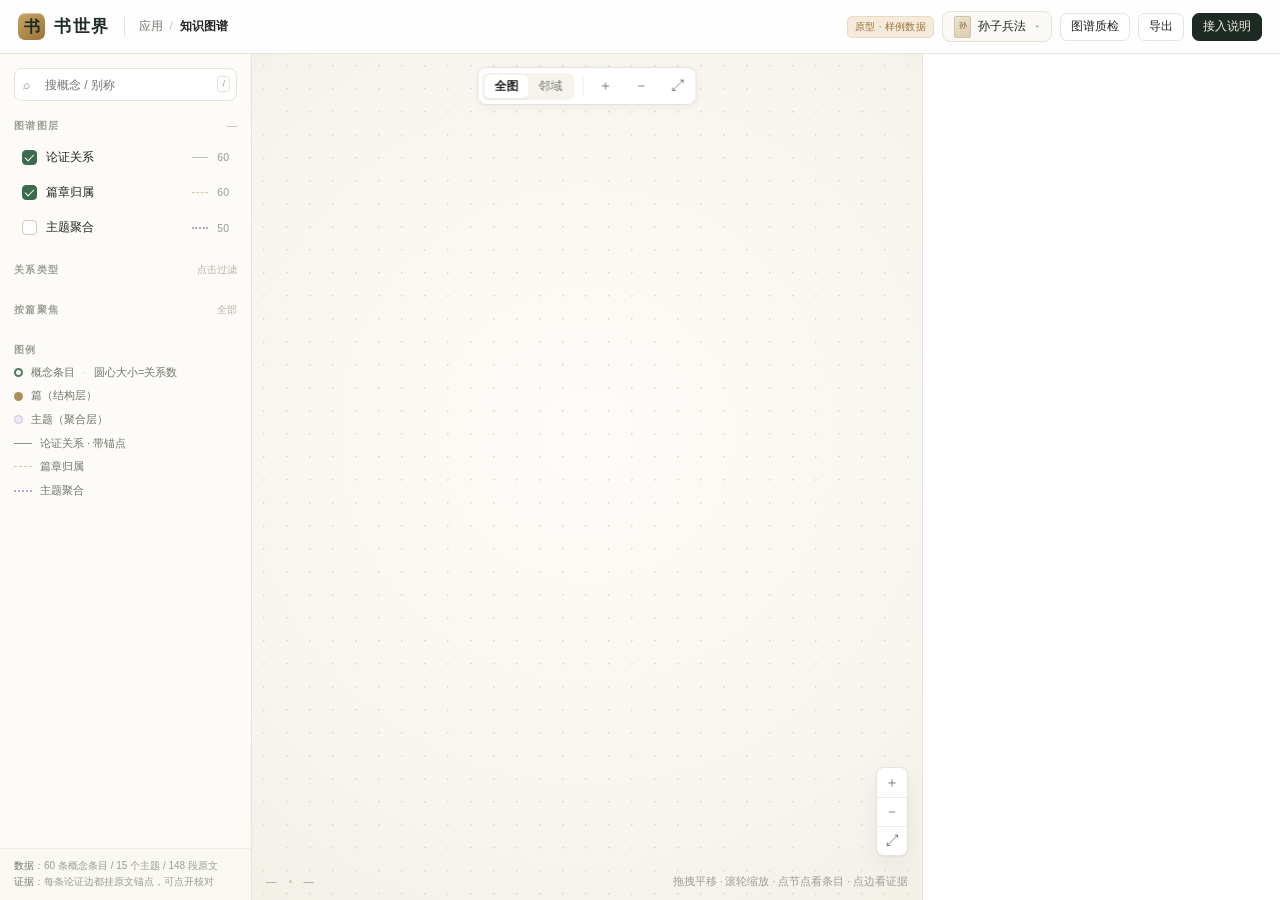
<file: 知识图谱/_proto_template.html>
<!doctype html>
<html lang="zh-CN">
<head>
<meta charset="utf-8">
<meta name="viewport" content="width=device-width,initial-scale=1">
<title>知识图谱 · 书世界（原型）</title>
<style>
:root{
  --bg:#F4F3EE; --panel:#fff; --ink:#20241F; --muted:#72766C; --faint:#9A9D94;
  --line:#E6E3D9; --line2:#EFEDE5; --brand:#1E2B25; --gold:#B08D57; --gold2:#9A7434;
  --gold-soft:#F4EBDD; --green:#3D6B4F; --green-soft:#EAF2EC; --violet:#5C4A72;
  --violet-soft:#F1ECF6; --amber:#93652A; --amber-soft:#FBF0DC; --red:#A44435;
  --shadow:0 1px 2px rgba(28,32,27,.04),0 8px 24px rgba(28,32,27,.05);
}
*{box-sizing:border-box;margin:0;padding:0}
html,body{height:100%}
body{background:var(--bg);color:var(--ink);font-family:-apple-system,BlinkMacSystemFont,"PingFang SC","Microsoft YaHei","Noto Sans SC",sans-serif;font-size:13px;line-height:1.6;overflow:hidden}
button{font-family:inherit;color:inherit}
a{cursor:pointer}
::selection{background:#E9DFC9}

/* ── 顶栏 ── */
.top{height:54px;background:rgba(255,255,255,.94);border-bottom:1px solid var(--line);display:flex;align-items:center;gap:12px;padding:0 18px;position:relative;z-index:20}
.brand{display:flex;align-items:center;gap:9px}
.brand-mark{width:27px;height:27px;border-radius:7px;background:linear-gradient(145deg,#C7A566,#9A7434);color:#1E2B25;display:flex;align-items:center;justify-content:center;font-family:"Songti SC","Noto Serif SC",serif;font-size:16px;font-weight:700;box-shadow:inset 0 1px 0 rgba(255,255,255,.4)}
.brand b{font-family:"Songti SC","Noto Serif SC",serif;font-size:17px;letter-spacing:1.5px;color:var(--brand)}
.divider{width:1px;height:20px;background:var(--line);margin:0 2px}
.crumb{font-size:12px;color:var(--muted);display:flex;align-items:center;gap:7px;white-space:nowrap}
.crumb b{color:var(--ink);font-weight:600}
.crumb .sep{color:#C9C5B8}
.top-right{margin-left:auto;display:flex;align-items:center;gap:8px}
.book-pill{display:flex;align-items:center;gap:7px;height:31px;padding:0 11px;border:1px solid var(--line);border-radius:8px;background:#FAF9F5;font-size:12px;cursor:pointer}
.book-pill:hover{border-color:#CDB58B}
.book-pill .ic{width:17px;height:22px;border-radius:2px;background:linear-gradient(160deg,#EDE4D2,#DCCDB0);border:1px solid #D3C2A0;font-size:8px;display:flex;align-items:center;justify-content:center;color:#7A5F33}
.book-pill .caret{color:var(--faint);font-size:9px;margin-left:2px}
.tag-proto{font-size:10px;color:var(--gold2);background:var(--gold-soft);border:1px solid #EADCC2;border-radius:5px;padding:2px 7px;letter-spacing:.3px}
.btn{height:31px;padding:0 12px;border-radius:7px;border:1px solid var(--line);background:#fff;font-size:12px;cursor:pointer;display:inline-flex;align-items:center;gap:6px;white-space:nowrap}
.btn:hover{border-color:#CDB58B;color:var(--gold2)}
.btn.primary{background:var(--brand);border-color:var(--brand);color:#F4EFE1}
.btn.primary:hover{background:#2B3B33;color:#F4EFE1}
.btn.sm{height:28px;padding:0 10px;font-size:11.5px}

/* ── 三栏 ── */
.shell{display:flex;height:calc(100vh - 54px);min-height:0}
.left{width:252px;flex-shrink:0;background:#FCFBF7;border-right:1px solid var(--line);display:flex;flex-direction:column;min-height:0}
.left-scroll{flex:1;overflow-y:auto;padding:14px 14px 8px}
.left-scroll::-webkit-scrollbar,.right::-webkit-scrollbar{width:8px}
.left-scroll::-webkit-scrollbar-thumb,.right::-webkit-scrollbar-thumb{background:#E3DFD2;border-radius:4px}
.sec{margin-bottom:17px}
.sec-h{font-size:9.5px;letter-spacing:1.3px;color:var(--faint);font-weight:600;text-transform:uppercase;display:flex;align-items:center;justify-content:space-between;margin-bottom:7px}
.sec-h em{font-style:normal;letter-spacing:0;font-size:10px;color:#B6B2A4;font-weight:400}

.search{position:relative}
.search input{width:100%;height:33px;border:1px solid var(--line);background:#fff;border-radius:8px;padding:0 28px 0 30px;font-family:inherit;font-size:12px;color:var(--ink);outline:none}
.search input:focus{border-color:#CDB58B;box-shadow:0 0 0 3px rgba(176,141,87,.08)}
.search .ico{position:absolute;left:9px;top:7px;color:var(--faint);font-size:13px}
.search .kbd{position:absolute;right:7px;top:8px;font-size:9px;color:var(--faint);border:1px solid var(--line);border-radius:3px;padding:0 4px;background:#fff}
.sr{position:absolute;left:0;right:0;top:37px;background:#fff;border:1px solid var(--line);border-radius:8px;box-shadow:var(--shadow);z-index:30;overflow:hidden;display:none}
.sr.on{display:block}
.sr-row{display:flex;align-items:center;gap:7px;padding:7px 10px;font-size:12px;cursor:pointer}
.sr-row:hover{background:#F7F4EC}
.sr-row .k{font-size:9.5px;color:var(--muted);border:1px solid var(--line);border-radius:3px;padding:0 4px}
.sr-row .ch{margin-left:auto;font-size:10px;color:var(--faint)}

.layers{display:flex;flex-direction:column;gap:2px}
.layer{display:flex;align-items:center;gap:9px;padding:7px 8px;border-radius:7px;cursor:pointer;font-size:12px}
.layer:hover{background:#F6F3EB}
.layer .sw{width:15px;height:15px;border-radius:4px;border:1px solid #CFC9B8;background:#fff;position:relative;flex-shrink:0;transition:.15s}
.layer.on .sw{background:var(--green);border-color:var(--green)}
.layer.on .sw:after{content:"";position:absolute;left:4px;top:1px;width:4px;height:8px;border:1.5px solid #fff;border-top:0;border-left:0;transform:rotate(45deg)}
.layer .nm{flex:1}
.layer .ct{font-size:10.5px;color:var(--faint);font-variant-numeric:tabular-nums}
.layer .ln{width:16px;height:8px;flex-shrink:0;position:relative}
.layer .ln:after{content:"";position:absolute;left:0;right:0;top:3px;border-top:1.5px solid #B9C4B8}
.layer.chapter .ln:after{border-top-style:dashed;border-color:#D3C7AC}
.layer.topic .ln:after{border-top-style:dotted;border-color:#B3A6C6;border-top-width:2px}

.chips{display:flex;flex-wrap:wrap;gap:5px}
.chip{font-size:10.8px;line-height:1;padding:5px 7px;border:1px solid var(--line);border-radius:5px;background:#fff;color:#5D6058;cursor:pointer;white-space:nowrap;user-select:none}
.chip:hover{border-color:#CDB58B}
.chip.on{background:var(--green-soft);border-color:#BFD3C3;color:var(--green)}
.chip.off{opacity:.42;text-decoration:line-through}
.chip.ch-on{background:var(--gold-soft);border-color:#E3CFA9;color:var(--gold2)}
.chip .n{font-size:9px;color:var(--faint);margin-left:3px}
.chip.ch-on .n{color:#B39866}

.legend{font-size:11px;color:var(--muted);display:flex;flex-direction:column;gap:6px}
.legend .row{display:flex;align-items:center;gap:8px}
.legend .dot{width:9px;height:9px;border-radius:50%;flex-shrink:0}
.legend .line{width:18px;border-top:1.5px solid #7E9A82;flex-shrink:0}
.legend .line.d{border-top-style:dashed;border-color:#D3C7AC}
.legend .line.t{border-top-style:dotted;border-color:#B3A6C6;border-top-width:2px}
.left-foot{padding:9px 14px 11px;border-top:1px solid var(--line2);font-size:10px;color:var(--faint);line-height:1.55;background:#FAF8F2}
.left-foot b{color:var(--muted);font-weight:500}

/* ── 画布 ── */
.stage-wrap{flex:1;min-width:0;position:relative;background:
  radial-gradient(#E2DED1 1px, transparent 1px) 0 0/23px 23px,
  radial-gradient(circle at 50% 45%,#FDFCF8 0%,#F7F5EE 70%,#F2F0E7 100%);
  overflow:hidden}
#stage{width:100%;height:100%;display:block;cursor:grab;touch-action:none}
#stage.dragging{cursor:grabbing}
.floatbar{position:absolute;left:50%;top:13px;transform:translateX(-50%);display:flex;align-items:center;gap:8px;background:rgba(255,255,255,.95);border:1px solid var(--line);border-radius:9px;padding:4px;box-shadow:0 2px 10px rgba(28,32,27,.06);backdrop-filter:blur(6px);z-index:5}
.seg{display:flex;background:#F5F3EC;border-radius:6px;padding:2px}
.seg button{border:0;background:transparent;font-size:11.5px;color:var(--muted);padding:4px 10px;border-radius:5px;cursor:pointer}
.seg button.on{background:#fff;color:var(--ink);box-shadow:0 1px 3px rgba(28,32,27,.08);font-weight:600}
.tool{width:28px;height:28px;border:0;background:transparent;border-radius:5px;cursor:pointer;color:var(--muted);font-size:14px}
.tool:hover{background:#F5F3EC;color:var(--ink)}
.vsep{width:1px;height:20px;background:var(--line2)}
.zoombar{position:absolute;right:14px;bottom:44px;background:#fff;border:1px solid var(--line);border-radius:8px;box-shadow:var(--shadow);display:flex;flex-direction:column;overflow:hidden;z-index:5}
.zoombar button{width:30px;height:29px;border:0;background:#fff;font-size:14px;color:var(--muted);cursor:pointer}
.zoombar button+button{border-top:1px solid var(--line2)}
.zoombar button:hover{background:#F7F5EE;color:var(--ink)}
.statusbar{position:absolute;left:14px;right:14px;bottom:10px;display:flex;align-items:center;gap:12px;font-size:10.5px;color:var(--faint);pointer-events:none}
.statusbar .dot-sep{width:3px;height:3px;border-radius:50%;background:#CFC9B8}
.statusbar .hint{margin-left:auto;pointer-events:none}
.statusbar b{color:var(--muted);font-weight:500;font-variant-numeric:tabular-nums}

/* ── 右栏 ── */
.right{width:358px;flex-shrink:0;background:#fff;border-left:1px solid var(--line);overflow-y:auto;min-height:0}
.insp-empty{padding:22px 20px}
.insp-empty .eyebrow{font-size:9.5px;letter-spacing:1.5px;color:var(--gold2);font-weight:600;text-transform:uppercase}
.insp-empty h2{font-size:16px;font-weight:600;margin:5px 0 8px;letter-spacing:-.2px}
.insp-empty p{font-size:12px;color:var(--muted);line-height:1.7}
.steps{display:flex;flex-direction:column;gap:10px;margin-top:18px}
.step{display:flex;gap:10px}
.step .no{width:20px;height:20px;border-radius:50%;background:var(--gold-soft);color:var(--gold2);font-size:10.5px;display:flex;align-items:center;justify-content:center;flex-shrink:0;margin-top:1px;font-weight:600}
.step b{display:block;font-size:12px;font-weight:600}
.step span{display:block;font-size:11px;color:var(--muted);line-height:1.55}
.insp-empty .note{margin-top:20px;border-top:1px dashed var(--line);padding-top:12px;font-size:10.5px;color:var(--faint);line-height:1.65}
.insp-empty .note b{color:var(--muted);font-weight:500}

.insp{padding:17px 19px 28px}
.ihead{display:flex;align-items:center;gap:7px;margin-bottom:10px;flex-wrap:wrap}
.kind{font-size:10px;padding:2px 7px;border-radius:4px;background:var(--green-soft);color:var(--green);letter-spacing:.4px}
.kind.chapter{background:var(--gold-soft);color:var(--gold2)}
.kind.topic{background:var(--violet-soft);color:var(--violet)}
.kind.rel{background:#EDF1EA;color:#4E6A54}
.ihead .ch{font-size:10.5px;color:var(--faint)}
.insp h2{font-size:19px;font-weight:600;line-height:1.3;letter-spacing:-.2px;display:flex;align-items:baseline;gap:8px;flex-wrap:wrap}
.insp h2 .deg{font-size:10.5px;color:var(--faint);font-weight:400;letter-spacing:0}
.alias{font-size:11px;color:var(--muted);margin-top:3px}
.alias b{font-weight:500;color:var(--faint)}
.idef{font-size:12.5px;line-height:1.75;color:#3A3F38;margin-top:11px}
.ih3{font-size:9.5px;letter-spacing:1.2px;color:var(--faint);font-weight:600;text-transform:uppercase;margin:17px 0 7px;display:flex;align-items:center;gap:6px}
.ih3:after{content:"";flex:1;height:1px;background:var(--line2)}
.points{list-style:none;display:flex;flex-direction:column;gap:5px}
.points li{position:relative;padding-left:11px;font-size:11.8px;line-height:1.6;color:#484D45}
.points li:before{content:"";position:absolute;left:0;top:8px;width:4px;height:4px;border-radius:50%;background:#C9B98F}
.quote{position:relative;background:#FAF7EF;border:1px solid #EFE7D6;border-left:3px solid #D8C49B;border-radius:0 7px 7px 0;padding:10px 12px;font-family:"Songti SC","Noto Serif SC",serif;font-size:12.5px;line-height:1.85;color:#3B3A33}
.quote .anchor{display:inline-flex;align-items:center;gap:3px;margin-top:7px;font-family:inherit;font-size:10px;color:var(--gold2);border-bottom:1px dashed #DCC9A4;cursor:pointer}
.quote .anchor:hover{color:#7A5A26}
.rel-list{display:flex;flex-direction:column;gap:3px}
.rel-row{display:flex;align-items:flex-start;gap:7px;padding:7px 8px;border-radius:6px;cursor:pointer;font-size:11.5px;line-height:1.5}
.rel-row:hover{background:#F7F4EC}
.relchip{flex-shrink:0;font-size:9.5px;padding:1px 5px;border-radius:3px;background:#EDF1EA;color:#4E6A54;margin-top:1px;letter-spacing:.3px}
.relchip.r-风险{background:#F8EBE6;color:#A4553C}
.relchip.r-对照{background:#F1ECF6;color:#5C4A72}
.relchip.r-因果{background:#FBF0DC;color:#8A5E2A}
.relchip.r-同源{background:#E8F0F5;color:#3E6680}
.relchip.r-组成{background:#EEF1E5;color:#5D6B3C}
.relchip.r-前提{background:#F4EBDD;color:#8A6633}
.rel-row .nm{font-weight:600;white-space:nowrap}
.rel-row .rn{color:var(--faint);font-size:10.5px;flex:1;overflow:hidden;text-overflow:ellipsis;white-space:nowrap}
.rel-row .arrow{margin-left:auto;color:#C9C5B8;font-size:10px;flex-shrink:0}
.iacts{display:flex;gap:6px;margin-top:16px;flex-wrap:wrap}
.iacts .btn{height:29px;font-size:11px}
.ev{border:1px solid var(--line);border-radius:8px;overflow:hidden;margin-top:4px}
.ev-h{display:flex;align-items:center;gap:6px;padding:7px 10px;background:#FAF8F2;border-bottom:1px solid var(--line2);font-size:10px;color:var(--muted)}
.ev-h b{color:var(--ink);font-weight:600;font-size:10.5px}
.ev-b{padding:10px 11px;font-size:12px;line-height:1.7;color:#3B3A33}
.ev-b blockquote{font-family:"Songti SC","Noto Serif SC",serif;font-size:12.5px;line-height:1.85}
.ev-f{padding:7px 10px;border-top:1px dashed var(--line2);font-size:10px;color:var(--faint);display:flex;justify-content:space-between;gap:8px}
.ev-f .ok{color:var(--green)}
.relnote{font-size:12px;color:#484D45;line-height:1.7;margin-top:9px}
.pathline{display:flex;align-items:center;gap:7px;margin-top:12px;font-size:12px}
.pathline .p{font-weight:600}
.pathline .ar{color:var(--gold);font-size:13px}
.topiclayers{display:flex;flex-direction:column;gap:6px}
.tlayer{border:1px solid var(--line2);border-radius:7px;padding:9px 10px;background:#FCFBF7}
.tlayer .lh{font-size:9.5px;color:var(--violet);letter-spacing:.5px;margin-bottom:3px}
.tlayer .ls{font-family:"Songti SC","Noto Serif SC",serif;font-size:12px;line-height:1.7;color:#3B3A33}
.tlayer .la{font-size:9.5px;color:var(--faint);margin-top:4px;cursor:pointer}
.tlayer .la:hover{color:var(--gold2)}
.tip{font-size:10px;color:var(--faint);line-height:1.6;margin-top:14px;border-top:1px dashed var(--line);padding-top:10px}
.tip b{color:var(--muted);font-weight:500}

/* ── 图谱元素 ── */
.edge line{transition:opacity .18s}
.edge .hit{stroke:transparent;stroke-width:9;fill:none;cursor:pointer}
.edge .ln{fill:none;pointer-events:none}
.edge.k-argue .ln{stroke:#7E9A82;stroke-width:1.2;opacity:.5}
.edge.k-chapter .ln{stroke:#D3C7AC;stroke-width:1.1;stroke-dasharray:3 3;opacity:.75}
.edge.k-topic .ln{stroke:#B3A6C6;stroke-width:1.2;stroke-dasharray:1 4;opacity:.6;stroke-linecap:round}
.edge.hot .ln{stroke:#B08D57!important;stroke-width:2.2!important;opacity:1!important;marker-end:url(#arw-hot)}
.edge.sel .ln{stroke:#8A6633!important;stroke-width:2.4!important;opacity:1!important;marker-end:url(#arw-hot)}
.node{cursor:pointer}
.node .dot{transition:opacity .18s}
.node .halo{fill:none;stroke:#B08D57;stroke-width:1.2;opacity:0;transition:.18s}
.node.sel .halo{opacity:.55;stroke-width:2}
.node.sel .dot{stroke:#B08D57;stroke-width:2.4}
.node text{font-size:10px;fill:#333A34;paint-order:stroke;stroke:#FBFAF6;stroke-width:2.6px;stroke-linejoin:round;pointer-events:none}
.node.hub text{font-size:10.5px;font-weight:600;fill:#fff;stroke:none}
.node.hub.chapter .pill{fill:#B08D57}
.node.hub.topic .pill{fill:#EFE9F5;stroke:#CDBEE0}
.node.hub.topic text{fill:#53436A}
.node.dim{opacity:.3}
.node.hitmatch .halo{opacity:.9;stroke-dasharray:2 3}
#arw path{fill:#9DB3A1}
#arw-hot path{fill:#B08D57}

/* ── 浮层 ── */
.modal{position:fixed;inset:0;background:rgba(26,30,24,.34);backdrop-filter:blur(2px);display:none;align-items:center;justify-content:center;z-index:100}
.modal.on{display:flex}
.modal-card{width:min(560px,92vw);max-height:80vh;overflow:auto;background:#fff;border-radius:12px;box-shadow:0 24px 60px rgba(20,24,18,.25);border:1px solid var(--line)}
.modal-h{display:flex;align-items:center;justify-content:space-between;padding:15px 18px;border-bottom:1px solid var(--line2)}
.modal-h h3{font-size:14px;font-weight:600}
.modal-h .x{border:0;background:transparent;font-size:18px;color:var(--faint);cursor:pointer;line-height:1}
.modal-b{padding:16px 18px 20px}
.modal-b .seg-quote{font-family:"Songti SC","Noto Serif SC",serif;font-size:14px;line-height:2;color:#33352D;background:#FAF7EF;border-radius:8px;padding:14px 16px;border:1px solid #EFE7D6}
.modal-b .meta{font-size:11px;color:var(--faint);margin-top:10px;display:flex;gap:10px;flex-wrap:wrap}
.qc-list{display:flex;flex-direction:column;gap:8px;margin-top:4px}
.qc-row{display:flex;align-items:center;gap:9px;padding:8px 10px;border:1px solid var(--line2);border-radius:7px;font-size:12px;background:#FCFBF7}
.qc-row .st{width:16px;height:16px;border-radius:50%;display:flex;align-items:center;justify-content:center;font-size:9px;flex-shrink:0}
.qc-row .st.ok{background:var(--green-soft);color:var(--green)}
.qc-row .st.warn{background:var(--amber-soft);color:var(--amber)}
.qc-row .st.bad{background:#F8EBE6;color:#A4553C}
.qc-row .v{margin-left:auto;font-size:10.5px;color:var(--faint);font-variant-numeric:tabular-nums}
.qc-sub{font-size:10.5px;color:var(--faint);margin:12px 0 6px}

.toast{position:fixed;left:50%;bottom:26px;transform:translate(-50%,14px);background:rgba(30,43,37,.94);color:#F3EFE4;font-size:12px;padding:8px 14px;border-radius:7px;opacity:0;pointer-events:none;transition:.25s;z-index:200;box-shadow:0 8px 24px rgba(20,24,18,.2)}
.toast.on{opacity:1;transform:translate(-50%,0)}
kbd{border:1px solid var(--line);border-bottom-width:2px;border-radius:3px;padding:0 3px;font-size:9px;color:var(--faint);background:#fff;font-family:inherit}

@media (max-width:1180px){.right{width:320px}.left{width:230px}}
@media (max-width:980px){.left{width:210px}.right{display:none}.top .tag-proto{display:none}}
</style>
</head>
<body>
<header class="top">
  <div class="brand"><div class="brand-mark">书</div><b>书世界</b></div>
  <div class="divider"></div>
  <div class="crumb"><span>应用</span><span class="sep">/</span><b>知识图谱</b></div>
  <div class="top-right">
    <span class="tag-proto">原型 · 样例数据</span>
    <div class="book-pill" onclick="APP.toast('原型只接入样例书《孙子兵法》；平台内图书按同一结构接入')">
      <span class="ic">孙</span><span>孙子兵法</span><span class="caret">▾</span>
    </div>
    <button class="btn sm" onclick="APP.qc()">图谱质检</button>
    <button class="btn sm" onclick="APP.exportJSON()">导出</button>
    <button class="btn sm primary" data-act="close-demo" onclick="APP.toast('接入口径：图谱作为应用层第一个接入位，见方案稿')">接入说明</button>
  </div>
</header>

<div class="shell">
  <aside class="left">
    <div class="left-scroll">
      <div class="sec">
        <div class="search">
          <span class="ico">⌕</span>
          <input id="q" placeholder="搜概念 / 别称" autocomplete="off">
          <span class="kbd">/</span>
          <div class="sr" id="sr"></div>
        </div>
      </div>

      <div class="sec">
        <div class="sec-h">图谱图层 <em id="sum">—</em></div>
        <div class="layers">
          <div class="layer on" data-layer="argue"><span class="sw"></span><span class="nm">论证关系</span><span class="ln"></span><span class="ct" id="ct-argue">60</span></div>
          <div class="layer on chapter" data-layer="chapter"><span class="sw"></span><span class="nm">篇章归属</span><span class="ln"></span><span class="ct" id="ct-chapter">60</span></div>
          <div class="layer topic" data-layer="topic"><span class="sw"></span><span class="nm">主题聚合</span><span class="ln"></span><span class="ct" id="ct-topic">50</span></div>
        </div>
      </div>

      <div class="sec">
        <div class="sec-h">关系类型 <em>点击过滤</em></div>
        <div class="chips" id="relchips"></div>
      </div>

      <div class="sec">
        <div class="sec-h">按篇聚焦 <em id="chfocus">全部</em></div>
        <div class="chips" id="chchips"></div>
      </div>

      <div class="sec">
        <div class="sec-h">图例</div>
        <div class="legend">
          <div class="row"><span class="dot" style="background:#fff;border:2px solid #4E7A5D"></span>概念条目<span style="color:#C9C5B8">·</span>圆心大小=关系数</div>
          <div class="row"><span class="dot" style="background:#B08D57"></span>篇（结构层）</div>
          <div class="row"><span class="dot" style="background:#EFE9F5;border:1px solid #CDBEE0"></span>主题（聚合层）</div>
          <div class="row"><span class="line"></span>论证关系 · 带锚点</div>
          <div class="row"><span class="line d"></span>篇章归属</div>
          <div class="row"><span class="line t"></span>主题聚合</div>
        </div>
      </div>
    </div>
    <div class="left-foot"><b>数据</b>：60 条概念条目 / 15 个主题 / 148 段原文<br><b>证据</b>：每条论证边都挂原文锚点，可点开核对</div>
  </aside>

  <section class="stage-wrap">
    <div class="floatbar">
      <div class="seg" id="seg-mode">
        <button class="on" data-mode="all">全图</button>
        <button data-mode="ego">邻域</button>
      </div>
      <div class="vsep"></div>
      <button class="tool" title="放大" onclick="APP.zoomBy(1.25)">＋</button>
      <button class="tool" title="缩小" onclick="APP.zoomBy(.8)">－</button>
      <button class="tool" title="适配窗口" onclick="APP.fit()">⤢</button>
    </div>
    <svg id="stage" xmlns="http://www.w3.org/2000/svg">
      <defs>
        <marker id="arw" viewBox="0 0 8 8" refX="7" refY="4" markerWidth="6" markerHeight="6" orient="auto"><path d="M0,0 L8,4 L0,8 z"/></marker>
        <marker id="arw-hot" viewBox="0 0 8 8" refX="7" refY="4" markerWidth="6" markerHeight="6" orient="auto"><path d="M0,0 L8,4 L0,8 z"/></marker>
      </defs>
      <g id="cam"><g id="g-edges"></g><g id="g-nodes"></g></g>
    </svg>
    <div class="zoombar">
      <button onclick="APP.zoomBy(1.25)">＋</button>
      <button onclick="APP.zoomBy(.8)">－</button>
      <button onclick="APP.fit()" title="适配">⤢</button>
    </div>
    <div class="statusbar">
      <span id="st">—</span><span class="dot-sep"></span><span id="st2">—</span>
      <span class="hint">拖拽平移 · 滚轮缩放 · 点节点看条目 · 点边看证据</span>
    </div>
  </section>

  <aside class="right" id="right"></aside>
</div>

<div class="modal" id="modal" onclick="if(event.target===this)APP.closeModal()">
  <div class="modal-card" id="modal-card"></div>
</div>
<div class="toast" id="toast"></div>

<script type="application/json" id="kg-data">__KG_DATA__</script>
<script>
const APP=(()=>{
  const DATA=JSON.parse(document.getElementById('kg-data').textContent);
  const N=new Map(DATA.nodes.map(n=>[n.id,n]));
  const E=new Map(DATA.edges.map(e=>[e.id,e]));
  const SEG=DATA.segments;
  const CHAPTERS=DATA.meta.chapters;
  const CONCEPTS=DATA.nodes.filter(n=>n.kind==='concept');
  const HUB=new Map(); // concept id -> hub id
  DATA.edges.filter(e=>e.kind==='chapter').forEach(e=>HUB.set(e.source,e.target));
  const W=1400,H=900,CX=700,CY=450;

  const S={
    layout:'grouped', mode:'all', sel:null, selEdge:null, chapter:null,
    layers:{argue:true,chapter:true,topic:false},
    rels:new Set(DATA.meta.relTypes),
    z:1, tx:0, ty:0, q:'', hover:null,
    vis:null
  };
  const pos=new Map();
  const el={gEdges:document.getElementById('g-edges'),gNodes:document.getElementById('g-nodes'),
    cam:document.getElementById('cam'),svg:document.getElementById('stage'),
    right:document.getElementById('right'),sr:document.getElementById('sr'),q:document.getElementById('q'),
    st:document.getElementById('st'),st2:document.getElementById('st2')};
  const NS='http://www.w3.org/2000/svg';
  const mk=(t,a,p)=>{const n=document.createElementNS(NS,t);for(const k in a)n.setAttribute(k,a[k]);if(p)p.appendChild(n);return n;};
  const esc=s=>String(s==null?'':s).replace(/[&<>"]/g,c=>({'&':'&amp;','<':'&lt;','>':'&gt;','"':'&quot;'}[c]));
  const clip=(s,n)=>s.length>n?s.slice(0,n-1)+'…':s;
  const fmt=n=>n.toLocaleString('zh-CN');

  /* ───── 布局 ───── */
  function grouped(){
    const rx=408, ry=272;
    const weights=CHAPTERS.map(ch=>CONCEPTS.filter(c=>c.chapter===ch).length+1.6);
    const total=weights.reduce((a,b)=>a+b,0);
    let acc=0;
    CHAPTERS.forEach((ch,i)=>{
      const w=weights[i], a=-Math.PI/2+(acc+w/2)/total*Math.PI*2;
      acc+=w;
      const hx=CX+Math.cos(a)*rx, hy=CY+Math.sin(a)*ry;
      pos.set(CHAPTER_IDS[ch],{x:hx,y:hy});
      const list=CONCEPTS.filter(c=>c.chapter===ch);
      const m=list.length;
      list.forEach((c,j)=>{
        const step=(Math.PI*2)/m;
        const aa=a+step*j+(i%2?.3:-.3);
        const rr=(m>4?88:78)+(j%2?12:0);
        pos.set(c.id,{x:hx+Math.cos(aa)*rr,y:hy+Math.sin(aa)*rr,ang:aa});
      });
    });
    const topics=DATA.nodes.filter(x=>x.kind==='topic');
    topics.forEach((t,i)=>{
      const a=-Math.PI/2+i*2*Math.PI/topics.length+.1;
      pos.set(t.id,{x:CX+Math.cos(a)*168,y:CY+Math.sin(a)*168});
    });
  }
  function relax(times=55){
    const arr=[...pos.entries()].filter(([id])=>N.get(id).kind==='concept');
    for(let k=0;k<times;k++){
      for(let i=0;i<arr.length;i++)for(let j=i+1;j<arr.length;j++){
        const [ia,pa]=arr[i],[ja,pb]=arr[j];
        let dx=pb.x-pa.x,dy=pb.y-pa.y,d=Math.hypot(dx,dy)||.01,min=30;
        if(d<min){const f=(min-d)/d*.5;pa.x-=dx*f;pa.y-=dy*f;pb.x+=dx*f;pb.y+=dy*f;}
      }
    }
  }
  const CHAPTER_IDS={};
  DATA.nodes.filter(n=>n.kind==='chapter').forEach(n=>CHAPTER_IDS[n.chapter]=n.id);

  function hubAngle(id){
    const hub=HUB.get(id); if(!hub)return 0;
    const h=pos.get(hub),p=pos.get(id); if(!h||!p)return 0;
    return Math.atan2(p.y-h.y,p.x-h.x);
  }

  /* ───── 渲染 ───── */
  const nodeEl=new Map(), edgeEl=new Map();
  function build(){
    DATA.edges.forEach(e=>{
      const g=mk('g',{class:'edge k-'+e.kind,'data-id':e.id},el.gEdges);
      e.el={g,hit:mk('line',{class:'hit'},g),ln:mk('line',{class:'ln'},g)};
      if(e.kind==='argue')e.el.ln.setAttribute('marker-end','url(#arw)');
      edgeEl.set(e.id,e.el);
    });
    DATA.nodes.forEach(n=>{
      const g=mk('g',{class:'node','data-id':n.id},el.gNodes);
      if(n.kind==='concept'){
        const r=5+Math.min(n.degree||0,6)*1.5;
        n.el={g,r,halo:mk('circle',{class:'halo',r:r+5},g),dot:mk('circle',{class:'dot',r,fill:'#fff',stroke:'#4E7A5D','stroke-width':1.5},g),
          txt:mk('text',{},g)};
        n.el.txt.textContent=clip(n.label,9);n.el.txt.setAttribute('text-anchor','middle');
      }else{
        const label=n.label, w=Math.max(38,label.length*12+18);
        n.el={g,hw:w/2,pill:mk('rect',{class:'pill',x:-w/2,y:-11,width:w,height:22,rx:11,stroke:'#A17C45','stroke-width':.6},g),
          txt:mk('text',{y:3.6,'text-anchor':'middle'},g)};
        n.el.txt.textContent=label;g.classList.add('hub',n.kind);
      }
      const tt=document.createElementNS(NS,'title');tt.textContent=n.label+(n.chapter?' · '+n.chapter+'篇':'');
      g.appendChild(tt);
      nodeEl.set(n.id,n.el);
      g.addEventListener('pointerdown',ev=>startDrag(ev,n));
      g.addEventListener('click',ev=>{ev.stopPropagation();if(!moved)selectNode(n.id);});
    });
    el.svg.addEventListener('pointerdown',ev=>{if(ev.target===el.svg||ev.target.id==='cam')startPan(ev);});
    el.svg.addEventListener('wheel',onWheel,{passive:false});
    el.svg.addEventListener('click',ev=>{if(ev.target===el.svg||ev.target.id==='cam')clearSel();});
    el.gEdges.addEventListener('click',ev=>{const g=ev.target.closest('.edge');if(g){ev.stopPropagation();selectEdge(g.dataset.id);}});
  }

  function paint(){
    // 可见性
    const visN=new Set(), visE=[];
    DATA.edges.forEach(e=>{
      if(!S.layers[e.kind])return;
      if(e.kind==='argue'&&!S.rels.has(e.rel))return;
      if(S.mode==='ego'&&S.sel){
        const ok=e.source===S.sel||e.target===S.sel;
        if(!ok)return;
      }
      if(S.chapter){
        const a=N.get(e.source),b=N.get(e.target);
        const ok=x=>x.kind==='concept'?x.chapter===S.chapter:x.kind==='chapter'?x.chapter===S.chapter:false;
        if(!ok(a)||!ok(b))return;
      }
      visE.push(e);visN.add(e.source);visN.add(e.target);
    });
    if(S.sel&&N.has(S.sel))visN.add(S.sel);
    S.vis={n:visN,e:new Set(visE.map(e=>e.id))};
    DATA.nodes.forEach(n=>{
      const on=visN.has(n.id);
      n.el.g.style.display=on?'':'none';
    });
    DATA.edges.forEach(e=>{
      const on=S.vis.e.has(e.id);
      e.el.g.style.display=on?'':'none';
      if(on){
        const a=pos.get(e.source),b=pos.get(e.target),na=N.get(e.source),nb=N.get(e.target);
        let x1=a.x,y1=a.y,x2=b.x,y2=b.y;
        const dx=x2-x1,dy=y2-y1,d=Math.hypot(dx,dy)||1;
        if(e.kind==='argue'){const r2=(nb.el.r||10)+3;x2-=dx/d*r2;y2-=dy/d*r2;const r1=(na.el.r||10);x1+=dx/d*r1;y1+=dy/d*r1;}
        e.el.ln.setAttribute('x1',x1);e.el.ln.setAttribute('y1',y1);
        e.el.ln.setAttribute('x2',x2);e.el.ln.setAttribute('y2',y2);
        e.el.hit.setAttribute('x1',x1);e.el.hit.setAttribute('y1',y1);
        e.el.hit.setAttribute('x2',x2);e.el.hit.setAttribute('y2',y2);
      }
    });
    DATA.nodes.forEach(n=>{
      if(!visN.has(n.id))return;
      const p=pos.get(n.id),e=n.el;
      e.g.setAttribute('transform',`translate(${p.x.toFixed(1)},${p.y.toFixed(1)})`);
      if(n.kind==='concept'){
        const a=hubAngle(n.id);const dx=Math.cos(a),dy=Math.sin(a);
        const lx=e.r*dx+(dx>=0?4:-4), ly=e.r*dy+(dy>=0?10:-4);
        e.txt.setAttribute('x',lx.toFixed(1));e.txt.setAttribute('y',ly.toFixed(1));
        e.txt.setAttribute('text-anchor',dx>.25?'start':dx<-.25?'end':'middle');
      }
    });
    // 选中节点的一跳邻居
    const nb=new Set();
    if(S.sel){
      DATA.edges.forEach(e=>{if(e.source===S.sel)nb.add(e.target);if(e.target===S.sel)nb.add(e.source);});
    }
    // 标签避让：优先沿簇外方向，放不下就绕节点换位；都放不下才隐藏（悬停有 title）
    const boxes=[];
    DATA.nodes.forEach(n=>{
      if(!visN.has(n.id)||n.kind==='concept')return;
      const w=n.el.hw*2+6, p0=pos.get(n.id);
      boxes.push({x1:p0.x-w/2,y1:p0.y-13,x2:p0.x+w/2,y2:p0.y+13});
    });
    const overlap=(a,b)=>!(a.x2<b.x1-.5||a.x1>b.x2+.5||a.y2<b.y1-.5||a.y1>b.y2+.5);
    const cand=DATA.nodes.filter(n=>n.kind==='concept'&&visN.has(n.id)).map(n=>{
      const nbl=S.sel&&(S.sel===n.id||nb.has(n.id));
      return {n,pr:(S.sel===n.id?1e6:nbl?5e5:0)+(n.degree||0)*100};
    }).sort((a,b)=>b.pr-a.pr);
    cand.forEach(({n})=>{
      const p0=pos.get(n.id), e=n.el, r=e.r;
      const hub=HUB.get(n.id), hp=hub?pos.get(hub):p0;
      const pref=Math.atan2(p0.y-hp.y,p0.x-hp.x);
      const tries=[0,.55,-.55,1.1,-1.1,1.7,-1.7,2.4,-2.4,3.14];
      const w=Math.max(20,[...n.label].length*9.3);
      let done=false;
      for(const d of tries){
        const a=pref+d, ca=Math.cos(a), sa=Math.sin(a);
        const lx=ca*(r+6), ly=sa*(r+6)+3.6;
        const anc=ca>.32?'start':ca<-.32?'end':'middle';
        const x1=anc==='start'?lx:anc==='end'?lx-w:lx-w/2;
        const box={x1:p0.x+x1,y1:p0.y+ly-9.6,x2:p0.x+x1+w,y2:p0.y+ly+3.2};
        if(boxes.some(b=>overlap(box,b)))continue;
        e.txt.setAttribute('x',lx.toFixed(1));e.txt.setAttribute('y',ly.toFixed(1));
        e.txt.setAttribute('text-anchor',anc);
        e.txt.style.display='';
        boxes.push(box);done=true;break;
      }
      if(!done&&S.sel===n.id){
        const lx=r+6, ly=3.6; e.txt.setAttribute('x',lx);e.txt.setAttribute('y',ly);
        e.txt.setAttribute('text-anchor','start');e.txt.style.display='';
      }else if(!done){e.txt.style.display='none';}
    });
    // 高亮 / 焦点
    DATA.nodes.forEach(n=>{
      const on=visN.has(n.id);
      if(!on)return;
      const isSel=S.sel===n.id;
      const dim=S.sel&&!isSel&&!nb.has(n.id);
      n.el.g.classList.toggle('dim',!!dim);
      n.el.g.classList.toggle('sel',isSel);
      if(n.el.dot)n.el.dot.style.opacity=dim?.6:1;
    });
    DATA.edges.forEach(e=>{
      if(!S.vis.e.has(e.id))return;
      const hot=S.sel&&(e.source===S.sel||e.target===S.sel);
      const sel=S.selEdge===e.id;
      e.el.g.classList.toggle('hot',!!hot);
      e.el.g.classList.toggle('sel',sel);
      e.el.g.style.opacity=(S.sel&&!hot&&!sel)?.28:1;
    });
    const q=S.q.trim();
    DATA.nodes.forEach(n=>{
      if(!visN.has(n.id))return;
      const hit=q&&(n.label.includes(q)||(n.aliases||[]).some(a=>a.includes(q)));
      n.el.g.classList.toggle('hitmatch',!!hit);
    });
    el.st.innerHTML=`显示 <b>${visN.size}</b> 节点 · <b>${visE.length}</b> 条边`;
    el.st2.innerHTML=`论证边 <b>${visE.filter(e=>e.kind==='argue').length}</b> · 证据覆盖 <b>100%</b>`;
    document.getElementById('sum').textContent=`${visN.size} / ${DATA.nodes.length} 节点`;
  }

  /* ───── 镜头 ───── */
  function applyCam(){el.cam.setAttribute('transform',`translate(${S.tx},${S.ty}) scale(${S.z})`);}
  function fit(){
    const xs=[],ys=[];
    (S.vis?[...S.vis.n]:DATA.nodes.map(n=>n.id)).forEach(id=>{const p=pos.get(id);if(p){xs.push(p.x);ys.push(p.y);}});
    if(!xs.length)return;
    const w=el.svg.clientWidth,h=el.svg.clientHeight,pad=108;
    const minx=Math.min(...xs),maxx=Math.max(...xs),miny=Math.min(...ys),maxy=Math.max(...ys);
    const z=Math.min((w-pad*2)/Math.max(maxx-minx,80),(h-pad*2)/Math.max(maxy-miny,80),1.6);
    S.z=Math.max(.25,z);
    S.tx=w/2-((minx+maxx)/2)*S.z;
    S.ty=h/2-((miny+maxy)/2)*S.z;
    applyCam();
  }
  function centerOn(id,zoom){
    const p=pos.get(id);if(!p)return;
    const w=el.svg.clientWidth,h=el.svg.clientHeight;
    if(zoom)S.z=zoom;
    S.tx=w/2-p.x*S.z;S.ty=h/2-p.y*S.z;applyCam();
  }
  function zoomBy(f,ox,oy){
    const w=el.svg.clientWidth,h=el.svg.clientHeight;
    ox=ox==null?w/2:ox;oy=oy==null?h/2:oy;
    const wx=(ox-S.tx)/S.z, wy=(oy-S.ty)/S.z;
    S.z=Math.min(3,Math.max(.18,S.z*f));
    S.tx=ox-wx*S.z;S.ty=oy-wy*S.z;applyCam();
  }
  function onWheel(ev){
    ev.preventDefault();
    const r=el.svg.getBoundingClientRect();
    zoomBy(Math.exp(-ev.deltaY*.0016),ev.clientX-r.left,ev.clientY-r.top);
  }

  /* ───── 拖动 ───── */
  let moved=false;
  function startDrag(ev,node){
    if(ev.button!==0)return;
    ev.stopPropagation();
    const p=pos.get(node.id);if(!p)return;
    const r=el.svg.getBoundingClientRect();
    const start={x:ev.clientX,y:ev.clientY},orig={x:p.x,y:p.y};moved=false;
    el.svg.setPointerCapture?.(ev.pointerId);
    const move=e=>{
      if(Math.hypot(e.clientX-start.x,e.clientY-start.y)>3)moved=true;
      p.x=orig.x+(e.clientX-start.x)/S.z;p.y=orig.y+(e.clientY-start.y)/S.z;
      paint();
    };
    const up=()=>{el.svg.removeEventListener('pointermove',move);el.svg.removeEventListener('pointerup',up);
      if(!moved)return;};
    el.svg.addEventListener('pointermove',move);el.svg.addEventListener('pointerup',up);
  }
  function startPan(ev){
    if(ev.button!==0)return;
    const start={x:ev.clientX,y:ev.clientY},o={x:S.tx,y:S.ty};
    el.svg.classList.add('dragging');
    const move=e=>{S.tx=o.x+(e.clientX-start.x);S.ty=o.y+(e.clientY-start.y);applyCam();};
    const up=()=>{el.svg.classList.remove('dragging');el.svg.removeEventListener('pointermove',move);el.svg.removeEventListener('pointerup',up);};
    el.svg.setPointerCapture?.(ev.pointerId);
    el.svg.addEventListener('pointermove',move);el.svg.addEventListener('pointerup',up);
  }

  /* ───── 选择 ───── */
  function clearSel(){S.sel=null;S.selEdge=null;try{history.replaceState(null,'',location.pathname+location.search);}catch(e){}renderInspector();paint();}
  function selectNode(id){
    if(!N.has(id))return;
    S.sel=id;S.selEdge=null;try{history.replaceState(null,'','#n-'+id);}catch(e){}
    renderInspector();
    if(S.mode==='ego')fit();else paint();
    if(S.mode!=='ego')paint();
    document.querySelector('.seg[data-mode]');
  }
  function selectEdge(id){
    const e=E.get(id);if(!e)return;
    S.selEdge=id;S.sel=null;try{history.replaceState(null,'','#e-'+id);}catch(e){}
    renderInspector();paint();
  }

  /* ───── 右栏 ───── */
  function relRows(id){
    const rows=[];
    DATA.edges.forEach(e=>{
      if(e.kind!=='argue')return;
      if(e.source===id)rows.push({e,dir:'out',other:e.target});
      else if(e.target===id)rows.push({e,dir:'in',other:e.source});
    });
    return rows;
  }
  function anchorRow(a){return `<div class="quote"><div>${esc(SEG[a.id]?SEG[a.id].text:a.text)}</div>
    <span class="anchor" data-act="anchor" data-id="${a.id}">${esc(a.label||(SEG[a.id]&&SEG[a.id].label))} · 看原文 ↗</span></div>`;}
  function renderInspector(){
    const r=el.right;
    if(S.selEdge){const e=E.get(S.selEdge);r.innerHTML=inspectorEdge(e);return;}
    if(S.sel){const n=N.get(S.sel);r.innerHTML=inspectorNode(n);return;}
    r.innerHTML=emptyHTML();
  }
  function emptyHTML(){
    const iso=CONCEPTS.filter(c=>(c.degree||0)===0).length;
    return `<div class="insp-empty">
      <div class="eyebrow">Knowledge Graph</div>
      <h2>一张能回原文的关系网</h2>
      <p>节点是已有的知识条目，边是条目之间的关系；每条边都挂着原文锚点。先看关系，再回原文核对，不做无出处的“智能联想”。</p>
      <div class="steps">
        <div class="step"><div class="no">1</div><div><b>点一个概念</b><span>看它的定义、要点、原文和关联条目</span></div></div>
        <div class="step"><div class="no">2</div><div><b>点一条边</b><span>看这条关系依据哪一段原文，判定为哪种关系</span></div></div>
        <div class="step"><div class="no">3</div><div><b>双击 / 邻域</b><span>双击节点进入邻域视图，只看一跳关系</span></div></div>
      </div>
      <div class="note"><b>本页数据</b>：《孙子兵法》60 条概念条目 + 15 个主题 + 148 段原文。论证关系为人工校验版，共 ${DATA.meta.counts.argue} 条；另有 ${DATA.meta.counts.chapterEdge} 条篇章归属、${DATA.meta.counts.topicEdge} 条主题聚合。当前 0 条论证边的概念 ${iso} 个（应在生产版补齐）。</div>
    </div>`;
  }
  function inspectorNode(n){
    const isC=n.kind==='concept';
    const rels=relRows(n.id);
    let h=`<div class="insp">
      <div class="ihead"><span class="kind ${n.kind}">${{concept:'概念条目',chapter:'篇',topic:'主题'}[n.kind]}</span>
        ${n.chapter?`<span class="ch">${esc(n.chapter)}${n.kind==='chapter'?'篇':''}</span>`:''}
        ${n.kind==='topic'?`<span class="ch">${esc(n.sub||'')}</span>`:''}</div>
      <h2>${esc(n.label)} ${isC?`<span class="deg">${n.degree||0} 条论证关系 · 2 条结构关系</span>`:''}</h2>
      ${(n.aliases||[]).length?`<div class="alias"><b>别称</b> ${n.aliases.map(a=>`<span class="chip" style="cursor:default;padding:3px 6px">${esc(a)}</span>`).join(' ')}</div>`:''}
      <div class="idef">${esc(n.def).replace(/\n/g,'<br>')}</div>`;
    if(n.points&&n.points.length&&n.kind!=='topic'){
      h+=`<div class="ih3">要点</div><ul class="points">${n.points.map(p=>`<li>${esc(p)}</li>`).join('')}</ul>`;
    }
    if(n.kind==='concept'&&n.quote){
      h+=`<div class="ih3">原文</div><div class="quote"><div>${esc(n.quote)}</div>
        ${(n.anchors||[]).slice(0,2).map(a=>`<span class="anchor" data-act="anchor" data-id="${a.id}">${esc(a.label)} ↗</span>`).join('<span style="color:#D8CDB5;margin:0 6px">·</span>')}</div>`;
    }
    if(n.kind==='topic'&&n.points){
      h+=`<div class="ih3">主题分层（${n.points.length} 层）</div><div class="topiclayers">${n.points.map(p=>`<div class="tlayer"><div class="lh">${esc(p['层']||'')}</div><div class="ls">${esc(p['句']||'')}</div><div class="la" data-act="anchor" data-id="${esc(p['锚点']||'')}">${esc((SEG[p['锚点']]||{}).label||p['锚点']||'')} · 看原文</div></div>`).join('')}</div>`;
    }
    if(rels.length){
      h+=`<div class="ih3">关联条目（${rels.length}）</div><div class="rel-list">${rels.map(({e,dir,other})=>{
        const o=N.get(other);
        return `<div class="rel-row" data-act="node" data-id="${other}">
          <span class="relchip r-${e.rel}">${e.rel}${dir==='in'?'·入':''}</span>
          <span class="nm">${esc(o.label)}</span><span class="rn">${esc(e.note||'')}</span><span class="arrow">${dir==='in'?'←':'→'}</span></div>`;
      }).join('')}</div>`;
    }
    h+=`<div class="iacts">
      <button class="btn sm" data-act="ego" data-id="${n.id}">看一跳邻域</button>
      <button class="btn sm" data-act="center" data-id="${n.id}">居中</button>
      ${n.kind==='concept'?`<button class="btn sm" data-act="anchor" data-id="${(n.anchors[0]||{}).id}">在原文中定位</button>`:''}
    </div>`;
    if(n.kind==='concept'){
      const rels2=[...new Set(rels.map(x=>x.e.rel))];
      h+=`<div class="tip"><b>为什么这些边可信</b>：每条论证边标注关系类型（${rels2.join(' / ')}），并在边上挂一个原文锚点。生产版里，模型只出候选边与理由，人工确认后才进图谱；没通过校验的边留在候选池，不进这张图。</div>`;
    }
    if(n.kind==='chapter'){
      const list=CONCEPTS.filter(c=>c.chapter===n.chapter);
      h+=`<div class="ih3">本篇概念（${list.length}）</div><div class="rel-list">${list.map(c=>`<div class="rel-row" data-act="node" data-id="${c.id}"><span class="relchip">${esc(c.anchors[0]?c.anchors[0].label.split(' ')[1]:'')}</span><span class="nm">${esc(c.label)}</span><span class="arrow">→</span></div>`).join('')}</div>`;
    }
    h+=`</div>`;
    return h;
  }
  function inspectorEdge(e){
    const a=N.get(e.source),b=N.get(e.target);
    const dirTxt=e.kind==='argue'?'论证关系':e.kind==='chapter'?'结构关系':'聚合关系';
    if(e.kind!=='argue'){
      return `<div class="insp">
        <div class="ihead"><span class="kind ${e.kind==='topic'?'topic':'chapter'}">${dirTxt}</span><span class="ch">${e.rel}</span></div>
        <h2>${esc(a.label)} <span style="color:#C9B98F">${e.kind==='chapter'?'包含':'→'}</span> ${esc(b.label)}</h2>
        <div class="relnote">${e.kind==='chapter'?'概念条目按篇归属，是结构边，不表示语义关系。':'主题层与概念的自动对齐，用于跨篇聚合；属于待人工确认的自动边。'}</div>
        ${e.evidence?`<div class="ih3">对齐依据</div><div class="ev"><div class="ev-h"><b>${esc(e.evidence.label)}</b></div><div class="ev-b"><blockquote>${esc(e.evidence.text)}</blockquote></div><div class="ev-f"><span>${e.kind==='topic'?'自动对齐':'结构'}</span><span class="${e.kind==='topic'?'':'ok'}">${e.kind==='topic'?'待人工确认':'无需校验'}</span></div></div>`:''}
        <div class="iacts"><button class="btn sm" data-act="node" data-id="${a.id}">打开 ${esc(a.label)}</button><button class="btn sm" data-act="node" data-id="${b.id}">打开 ${esc(b.label)}</button></div>
      </div>`;
    }
    return `<div class="insp">
      <div class="ihead"><span class="kind rel">论证关系</span><span class="ch">${esc(e.rel)}</span></div>
      <div class="pathline"><span class="p">${esc(a.label)}</span><span class="ar">→</span><span class="p">${esc(b.label)}</span></div>
      <div class="relnote">${esc(e.note)}</div>
      <div class="ih3">证据</div>
      <div class="ev">
        <div class="ev-h"><b>${esc(e.evidence.label||'原文锚点')}</b><span>· 源条目「${esc(a.label)}」</span></div>
        <div class="ev-b"><blockquote>${esc(e.evidence.text)}</blockquote></div>
        <div class="ev-f"><span>对端锚点：${esc(e.evidence.target_label||'—')}</span><span class="ok">${esc(e.confidence)}</span></div>
      </div>
      <div class="ih3">判定</div>
      <div class="relnote" style="margin-top:0">关系类型为「${esc(e.rel)}」：${REL_DEF[e.rel]||''}。此边在原型中由人工校验；生产版由模型抽取候选 + 证据回原文 + 人工确认三道关。</div>
      <div class="iacts">
        <button class="btn sm" data-act="anchor" data-id="${e.evidence.anchor}">看原文</button>
        <button class="btn sm" data-act="node" data-id="${a.id}">打开源条目</button>
        <button class="btn sm" data-act="node" data-id="${b.id}">打开对端</button>
      </div>
    </div>`;
  }
  const REL_DEF={
    '前提':'前者成立，后者才成立',
    '手段':'前者是实现后者的做法',
    '目的':'前者指向后者的结果',
    '组成':'前者是后者的一部分 / 一层',
    '对照':'两者是同一问题的两种取向',
    '风险':'前者的反面会引出后者的风险',
    '同源':'两者讲的是同一件事的不同说法',
    '因果':'前者导致后者'
  };

  /* ───── 交互绑定 ───── */
  function bind(){
    document.querySelectorAll('.layer').forEach(elx=>elx.addEventListener('click',()=>{
      const k=elx.dataset.layer;S.layers[k]=!S.layers[k];elx.classList.toggle('on',S.layers[k]);paint();fit();
    }));
    document.getElementById('relchips').innerHTML=DATA.meta.relTypes.map(rt=>{
      const n=DATA.edges.filter(e=>e.kind==='argue'&&e.rel===rt).length;
      return `<span class="chip on" data-rel="${rt}">${rt}<span class="n">${n}</span></span>`;
    }).join('');
    document.querySelectorAll('#relchips .chip').forEach(c=>c.addEventListener('click',()=>{
      const rt=c.dataset.rel;
      if(S.rels.has(rt)){S.rels.delete(rt);c.classList.add('off');}else{S.rels.add(rt);c.classList.remove('off');}
      paint();
    }));
    document.getElementById('chchips').innerHTML=`<span class="chip ch-on" data-ch="">全部</span>`+CHAPTERS.map(c=>`<span class="chip" data-ch="${c}">${c}<span class="n">${CONCEPTS.filter(x=>x.chapter===c).length}</span></span>`).join('');
    document.querySelectorAll('#chchips .chip').forEach(c=>c.addEventListener('click',()=>{
      const ch=c.dataset.ch;
      S.chapter=S.chapter===ch?null:(ch||null);
      document.querySelectorAll('#chchips .chip').forEach(x=>{x.classList.toggle('ch-on',(x.dataset.ch||null)===S.chapter);});
      document.getElementById('chfocus').textContent=S.chapter?S.chapter+'篇':'全部';
      paint();fit();
    }));
    document.querySelectorAll('#seg-mode button').forEach(b=>b.addEventListener('click',()=>{
      S.mode=b.dataset.mode;
      document.querySelectorAll('#seg-mode button').forEach(x=>x.classList.toggle('on',x===b));
      if(S.mode==='ego'&&!S.sel){toast('先点一个节点，再看它的一跳邻域');S.mode='all';document.querySelectorAll('#seg-mode button').forEach(x=>x.classList.toggle('on',x.dataset.mode==='all'));}
      paint();if(S.mode==='ego')fit();
    }));
    // 搜索
    el.q.addEventListener('input',()=>{
      S.q=el.q.value.trim();paint();
      const q=S.q;
      if(!q){el.sr.classList.remove('on');return;}
      const hit=DATA.nodes.filter(n=>n.kind==='concept'&&(n.label.includes(q)||(n.aliases||[]).some(a=>a.includes(q)))).slice(0,7);
      if(!hit.length){el.sr.innerHTML='<div class="sr-row" style="color:#9A9D94">没有匹配的概念</div>';el.sr.classList.add('on');return;}
      el.sr.innerHTML=hit.map(n=>`<div class="sr-row" data-id="${n.id}"><span class="k">概念</span>${esc(n.label)}<span class="ch">${esc(n.chapter)}篇</span></div>`).join('');
      el.sr.classList.add('on');
    });
    el.sr.addEventListener('click',ev=>{const row=ev.target.closest('[data-id]');if(!row)return;const id=row.dataset.id;el.sr.classList.remove('on');el.q.value='';S.q='';paint();selectNode(id);centerOn(id,Math.max(1.1,S.z));});
    document.addEventListener('click',ev=>{if(!ev.target.closest('.search'))el.sr.classList.remove('on');});
    // 键盘
    document.addEventListener('keydown',ev=>{
      if(ev.key==='/'&&document.activeElement!==el.q){ev.preventDefault();el.q.focus();}
      if(ev.key==='Escape'){if(document.getElementById('modal').classList.contains('on'))closeModal();else clearSel();}
      if(ev.key==='+'||ev.key==='=')zoomBy(1.2);
      if(ev.key==='-')zoomBy(.83);
      if(ev.key.toLowerCase()==='f')fit();
    });
    // 右栏委托
    el.right.addEventListener('click',ev=>{
      const t=ev.target.closest('[data-act]');if(!t)return;
      const act=t.dataset.act,id=t.dataset.id;
      if(act==='node'){selectNode(id);centerOn(id,Math.max(1.05,S.z));if(S.mode==='ego')fit();}
      if(act==='anchor')showAnchor(id);
      if(act==='ego'){S.mode='ego';document.querySelectorAll('#seg-mode button').forEach(x=>x.classList.toggle('on',x.dataset.mode==='ego'));selectNode(id);fit();}
      if(act==='center')centerOn(id,Math.max(1.1,S.z));
    });
    el.svg.addEventListener('dblclick',ev=>{
      const g=ev.target.closest('.node');if(!g)return;
      const id=g.dataset.id;
      S.sel=id;S.mode='ego';
      document.querySelectorAll('#seg-mode button').forEach(x=>x.classList.toggle('on',x.dataset.mode==='ego'));
      renderInspector();paint();fit();
    });
    document.getElementById('modal').addEventListener('click',ev=>{if(ev.target.id==='modal')closeModal();});
    window.addEventListener('resize',()=>{applyCam();paint();});
  }

  /* ───── 弹层 ───── */
  function showAnchor(id){
    const s=SEG[id];
    if(!s){toast('这条锚点没有对应段落（原型只载入本书 148 段）');return;}
    const card=document.getElementById('modal-card');
    card.innerHTML=`<div class="modal-h"><h3>原文锚点 · ${esc(s.label)}</h3><button class="x" onclick="APP.closeModal()">×</button></div>
      <div class="modal-b"><div class="seg-quote">${esc(s.text)}</div>
      <div class="meta"><span>${esc(s.chapter)}篇 第 ${s.no} 段</span><span>锚点 ID：${esc(id)}</span><span>图谱所有边均可回查到这一层</span></div>
      <div class="iacts"><button class="btn sm" onclick="APP.closeModal()">关闭</button><button class="btn sm" onclick="APP.toast('生产版这里会跳到图书原文对应段落并高亮')">跳到图书原文</button></div></div>`;
    document.getElementById('modal').classList.add('on');
  }
  function closeModal(){document.getElementById('modal').classList.remove('on');}
  function qc(){
    const iso=CONCEPTS.filter(c=>(c.degree||0)===0);
    const noEv=DATA.edges.filter(e=>e.kind==='argue'&&(!e.evidence||!e.evidence.anchor)).length;
    const topicEdges=DATA.edges.filter(e=>e.kind==='topic').length;
    const dup=new Map();DATA.nodes.forEach(n=>{const k=n.kind+'|'+n.label;dup.set(k,(dup.get(k)||0)+1);});
    const dupN=[...dup].filter(([,v])=>v>1).length;
    document.getElementById('modal-card').innerHTML=`<div class="modal-h"><h3>图谱质检 · 孙子兵法</h3><button class="x" onclick="APP.closeModal()">×</button></div>
      <div class="modal-b">
        <div class="qc-list">
          <div class="qc-row"><span class="st ok">✓</span>论证边证据覆盖率<span class="v">${DATA.meta.counts.argue - noEv}/${DATA.meta.counts.argue} · 100%</span></div>
          <div class="qc-row"><span class="st ${noEv?'bad':'ok'}">${noEv?'!':'✓'}</span>无锚点的论证边<span class="v">${noEv} 条</span></div>
          <div class="qc-row"><span class="st ${iso.length?'warn':'ok'}">${iso.length?'!':'✓'}</span>零关系概念（孤立节点）<span class="v">${iso.length} 个</span></div>
          <div class="qc-row"><span class="st warn">!</span>主题聚合边待人工确认<span class="v">${topicEdges} 条</span></div>
          <div class="qc-row"><span class="st ${dupN?'warn':'ok'}">${dupN?'!':'✓'}</span>重名节点<span class="v">${dupN} 个</span></div>
          <div class="qc-row"><span class="st ok">✓</span>节点总数 / 边总数<span class="v">${DATA.nodes.length} / ${DATA.edges.length}</span></div>
        </div>
        ${iso.length?`<div class="qc-sub">建议补边的孤立概念</div><div style="font-size:11.5px;color:#5D6058;line-height:1.9">${iso.slice(0,8).map(n=>esc(n.label)+'（'+esc(n.chapter)+'）').join(' · ')}</div>`:''}
        <div class="tip" style="margin-top:14px"><b>质检规则</b>：论证边必须有锚点；概念必须至少一条关系；同名节点先合并再入库；自动聚合边单独标色，不混入人工确认层。生产版按这个门槛做图谱准入。</div>
      </div>`;
    document.getElementById('modal').classList.add('on');
  }
  function exportJSON(){
    const out={meta:{...DATA.meta,exported:new Date().toISOString()},nodes:DATA.nodes.map(n=>({id:n.id,label:n.label,kind:n.kind,chapter:n.chapter,degree:n.degree})),edges:DATA.edges.map(e=>({id:e.id,source:e.source,target:e.target,kind:e.kind,rel:e.rel,evidence:e.evidence&&e.evidence.anchor}))};
    const blob=new Blob([JSON.stringify(out,null,1)],{type:'application/json'});
    const a=document.createElement('a');a.href=URL.createObjectURL(blob);a.download='kg-sunzi.json';a.click();
    setTimeout(()=>URL.revokeObjectURL(a.href),3000);
    toast('已导出当前图谱（JSON）');
  }
  let toastT;
  function toast(msg){
    const t=document.getElementById('toast');t.textContent=msg;t.classList.add('on');
    clearTimeout(toastT);toastT=setTimeout(()=>t.classList.remove('on'),2400);
  }
  function rebuildLayout(){
    if(S.layout==='force')force();else{grouped();relax();}
    paint();fit();
  }

  /* ───── 启动 ───── */
  function init(){
    grouped();relax();
    build();renderInspector();
    paint();fit();
    bind();
    const h=decodeURIComponent((location.hash||'').slice(1));
    if(h.startsWith('n-')){const id=h.slice(2);if(N.has(id)){selectNode(id);}}
    else if(h.startsWith('e-')){const id=h.slice(2);if(E.has(id)){selectEdge(id);}}
    const P=new URLSearchParams(location.search);
    if(P.get('topic')==='1')setTimeout(()=>document.querySelector('[data-layer=topic]').click(),60);
    if(P.get('qc')==='1')setTimeout(qc,120);
    if(P.get('debug')==='1')setTimeout(()=>{},400);

  }
  return {init,selectNode,selectEdge,fit,zoomBy,closeModal,qc,exportJSON,toast,
    state:S};
})();
APP.init();
</script>
</body>
</html>
</file>
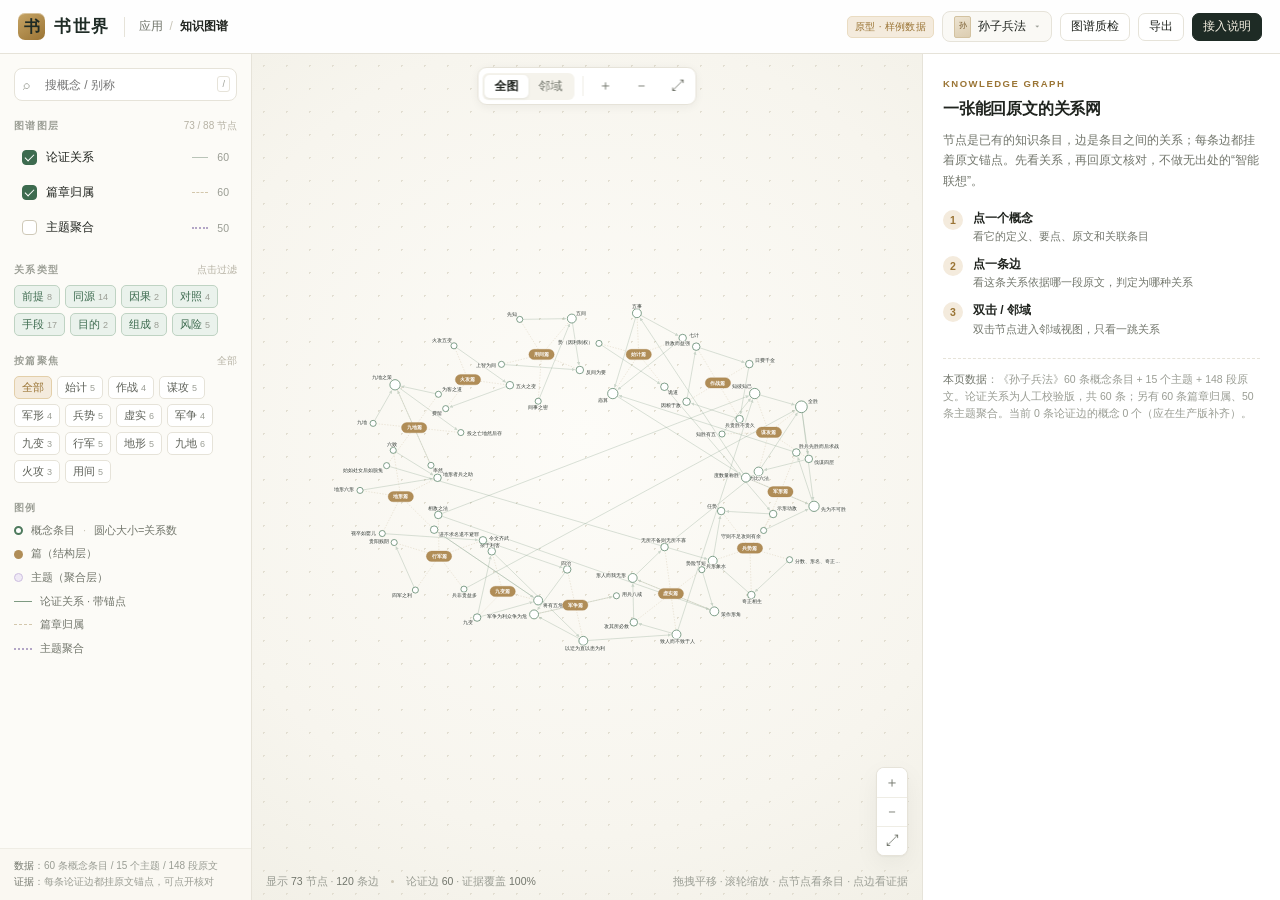
<file: 知识图谱/知识图谱_原型_孙子兵法.html>
<!doctype html>
<html lang="zh-CN">
<head>
<meta charset="utf-8">
<meta name="viewport" content="width=device-width,initial-scale=1">
<title>知识图谱 · 书世界（原型）</title>
<style>
:root{
  --bg:#F4F3EE; --panel:#fff; --ink:#20241F; --muted:#72766C; --faint:#9A9D94;
  --line:#E6E3D9; --line2:#EFEDE5; --brand:#1E2B25; --gold:#B08D57; --gold2:#9A7434;
  --gold-soft:#F4EBDD; --green:#3D6B4F; --green-soft:#EAF2EC; --violet:#5C4A72;
  --violet-soft:#F1ECF6; --amber:#93652A; --amber-soft:#FBF0DC; --red:#A44435;
  --shadow:0 1px 2px rgba(28,32,27,.04),0 8px 24px rgba(28,32,27,.05);
}
*{box-sizing:border-box;margin:0;padding:0}
html,body{height:100%}
body{background:var(--bg);color:var(--ink);font-family:-apple-system,BlinkMacSystemFont,"PingFang SC","Microsoft YaHei","Noto Sans SC",sans-serif;font-size:13px;line-height:1.6;overflow:hidden}
button{font-family:inherit;color:inherit}
a{cursor:pointer}
::selection{background:#E9DFC9}

/* ── 顶栏 ── */
.top{height:54px;background:rgba(255,255,255,.94);border-bottom:1px solid var(--line);display:flex;align-items:center;gap:12px;padding:0 18px;position:relative;z-index:20}
.brand{display:flex;align-items:center;gap:9px}
.brand-mark{width:27px;height:27px;border-radius:7px;background:linear-gradient(145deg,#C7A566,#9A7434);color:#1E2B25;display:flex;align-items:center;justify-content:center;font-family:"Songti SC","Noto Serif SC",serif;font-size:16px;font-weight:700;box-shadow:inset 0 1px 0 rgba(255,255,255,.4)}
.brand b{font-family:"Songti SC","Noto Serif SC",serif;font-size:17px;letter-spacing:1.5px;color:var(--brand)}
.divider{width:1px;height:20px;background:var(--line);margin:0 2px}
.crumb{font-size:12px;color:var(--muted);display:flex;align-items:center;gap:7px;white-space:nowrap}
.crumb b{color:var(--ink);font-weight:600}
.crumb .sep{color:#C9C5B8}
.top-right{margin-left:auto;display:flex;align-items:center;gap:8px}
.book-pill{display:flex;align-items:center;gap:7px;height:31px;padding:0 11px;border:1px solid var(--line);border-radius:8px;background:#FAF9F5;font-size:12px;cursor:pointer}
.book-pill:hover{border-color:#CDB58B}
.book-pill .ic{width:17px;height:22px;border-radius:2px;background:linear-gradient(160deg,#EDE4D2,#DCCDB0);border:1px solid #D3C2A0;font-size:8px;display:flex;align-items:center;justify-content:center;color:#7A5F33}
.book-pill .caret{color:var(--faint);font-size:9px;margin-left:2px}
.tag-proto{font-size:10px;color:var(--gold2);background:var(--gold-soft);border:1px solid #EADCC2;border-radius:5px;padding:2px 7px;letter-spacing:.3px}
.btn{height:31px;padding:0 12px;border-radius:7px;border:1px solid var(--line);background:#fff;font-size:12px;cursor:pointer;display:inline-flex;align-items:center;gap:6px;white-space:nowrap}
.btn:hover{border-color:#CDB58B;color:var(--gold2)}
.btn.primary{background:var(--brand);border-color:var(--brand);color:#F4EFE1}
.btn.primary:hover{background:#2B3B33;color:#F4EFE1}
.btn.sm{height:28px;padding:0 10px;font-size:11.5px}

/* ── 三栏 ── */
.shell{display:flex;height:calc(100vh - 54px);min-height:0}
.left{width:252px;flex-shrink:0;background:#FCFBF7;border-right:1px solid var(--line);display:flex;flex-direction:column;min-height:0}
.left-scroll{flex:1;overflow-y:auto;padding:14px 14px 8px}
.left-scroll::-webkit-scrollbar,.right::-webkit-scrollbar{width:8px}
.left-scroll::-webkit-scrollbar-thumb,.right::-webkit-scrollbar-thumb{background:#E3DFD2;border-radius:4px}
.sec{margin-bottom:17px}
.sec-h{font-size:9.5px;letter-spacing:1.3px;color:var(--faint);font-weight:600;text-transform:uppercase;display:flex;align-items:center;justify-content:space-between;margin-bottom:7px}
.sec-h em{font-style:normal;letter-spacing:0;font-size:10px;color:#B6B2A4;font-weight:400}

.search{position:relative}
.search input{width:100%;height:33px;border:1px solid var(--line);background:#fff;border-radius:8px;padding:0 28px 0 30px;font-family:inherit;font-size:12px;color:var(--ink);outline:none}
.search input:focus{border-color:#CDB58B;box-shadow:0 0 0 3px rgba(176,141,87,.08)}
.search .ico{position:absolute;left:9px;top:7px;color:var(--faint);font-size:13px}
.search .kbd{position:absolute;right:7px;top:8px;font-size:9px;color:var(--faint);border:1px solid var(--line);border-radius:3px;padding:0 4px;background:#fff}
.sr{position:absolute;left:0;right:0;top:37px;background:#fff;border:1px solid var(--line);border-radius:8px;box-shadow:var(--shadow);z-index:30;overflow:hidden;display:none}
.sr.on{display:block}
.sr-row{display:flex;align-items:center;gap:7px;padding:7px 10px;font-size:12px;cursor:pointer}
.sr-row:hover{background:#F7F4EC}
.sr-row .k{font-size:9.5px;color:var(--muted);border:1px solid var(--line);border-radius:3px;padding:0 4px}
.sr-row .ch{margin-left:auto;font-size:10px;color:var(--faint)}

.layers{display:flex;flex-direction:column;gap:2px}
.layer{display:flex;align-items:center;gap:9px;padding:7px 8px;border-radius:7px;cursor:pointer;font-size:12px}
.layer:hover{background:#F6F3EB}
.layer .sw{width:15px;height:15px;border-radius:4px;border:1px solid #CFC9B8;background:#fff;position:relative;flex-shrink:0;transition:.15s}
.layer.on .sw{background:var(--green);border-color:var(--green)}
.layer.on .sw:after{content:"";position:absolute;left:4px;top:1px;width:4px;height:8px;border:1.5px solid #fff;border-top:0;border-left:0;transform:rotate(45deg)}
.layer .nm{flex:1}
.layer .ct{font-size:10.5px;color:var(--faint);font-variant-numeric:tabular-nums}
.layer .ln{width:16px;height:8px;flex-shrink:0;position:relative}
.layer .ln:after{content:"";position:absolute;left:0;right:0;top:3px;border-top:1.5px solid #B9C4B8}
.layer.chapter .ln:after{border-top-style:dashed;border-color:#D3C7AC}
.layer.topic .ln:after{border-top-style:dotted;border-color:#B3A6C6;border-top-width:2px}

.chips{display:flex;flex-wrap:wrap;gap:5px}
.chip{font-size:10.8px;line-height:1;padding:5px 7px;border:1px solid var(--line);border-radius:5px;background:#fff;color:#5D6058;cursor:pointer;white-space:nowrap;user-select:none}
.chip:hover{border-color:#CDB58B}
.chip.on{background:var(--green-soft);border-color:#BFD3C3;color:var(--green)}
.chip.off{opacity:.42;text-decoration:line-through}
.chip.ch-on{background:var(--gold-soft);border-color:#E3CFA9;color:var(--gold2)}
.chip .n{font-size:9px;color:var(--faint);margin-left:3px}
.chip.ch-on .n{color:#B39866}

.legend{font-size:11px;color:var(--muted);display:flex;flex-direction:column;gap:6px}
.legend .row{display:flex;align-items:center;gap:8px}
.legend .dot{width:9px;height:9px;border-radius:50%;flex-shrink:0}
.legend .line{width:18px;border-top:1.5px solid #7E9A82;flex-shrink:0}
.legend .line.d{border-top-style:dashed;border-color:#D3C7AC}
.legend .line.t{border-top-style:dotted;border-color:#B3A6C6;border-top-width:2px}
.left-foot{padding:9px 14px 11px;border-top:1px solid var(--line2);font-size:10px;color:var(--faint);line-height:1.55;background:#FAF8F2}
.left-foot b{color:var(--muted);font-weight:500}

/* ── 画布 ── */
.stage-wrap{flex:1;min-width:0;position:relative;background:
  radial-gradient(#E2DED1 1px, transparent 1px) 0 0/23px 23px,
  radial-gradient(circle at 50% 45%,#FDFCF8 0%,#F7F5EE 70%,#F2F0E7 100%);
  overflow:hidden}
#stage{width:100%;height:100%;display:block;cursor:grab;touch-action:none}
#stage.dragging{cursor:grabbing}
.floatbar{position:absolute;left:50%;top:13px;transform:translateX(-50%);display:flex;align-items:center;gap:8px;background:rgba(255,255,255,.95);border:1px solid var(--line);border-radius:9px;padding:4px;box-shadow:0 2px 10px rgba(28,32,27,.06);backdrop-filter:blur(6px);z-index:5}
.seg{display:flex;background:#F5F3EC;border-radius:6px;padding:2px}
.seg button{border:0;background:transparent;font-size:11.5px;color:var(--muted);padding:4px 10px;border-radius:5px;cursor:pointer}
.seg button.on{background:#fff;color:var(--ink);box-shadow:0 1px 3px rgba(28,32,27,.08);font-weight:600}
.tool{width:28px;height:28px;border:0;background:transparent;border-radius:5px;cursor:pointer;color:var(--muted);font-size:14px}
.tool:hover{background:#F5F3EC;color:var(--ink)}
.vsep{width:1px;height:20px;background:var(--line2)}
.zoombar{position:absolute;right:14px;bottom:44px;background:#fff;border:1px solid var(--line);border-radius:8px;box-shadow:var(--shadow);display:flex;flex-direction:column;overflow:hidden;z-index:5}
.zoombar button{width:30px;height:29px;border:0;background:#fff;font-size:14px;color:var(--muted);cursor:pointer}
.zoombar button+button{border-top:1px solid var(--line2)}
.zoombar button:hover{background:#F7F5EE;color:var(--ink)}
.statusbar{position:absolute;left:14px;right:14px;bottom:10px;display:flex;align-items:center;gap:12px;font-size:10.5px;color:var(--faint);pointer-events:none}
.statusbar .dot-sep{width:3px;height:3px;border-radius:50%;background:#CFC9B8}
.statusbar .hint{margin-left:auto;pointer-events:none}
.statusbar b{color:var(--muted);font-weight:500;font-variant-numeric:tabular-nums}

/* ── 右栏 ── */
.right{width:358px;flex-shrink:0;background:#fff;border-left:1px solid var(--line);overflow-y:auto;min-height:0}
.insp-empty{padding:22px 20px}
.insp-empty .eyebrow{font-size:9.5px;letter-spacing:1.5px;color:var(--gold2);font-weight:600;text-transform:uppercase}
.insp-empty h2{font-size:16px;font-weight:600;margin:5px 0 8px;letter-spacing:-.2px}
.insp-empty p{font-size:12px;color:var(--muted);line-height:1.7}
.steps{display:flex;flex-direction:column;gap:10px;margin-top:18px}
.step{display:flex;gap:10px}
.step .no{width:20px;height:20px;border-radius:50%;background:var(--gold-soft);color:var(--gold2);font-size:10.5px;display:flex;align-items:center;justify-content:center;flex-shrink:0;margin-top:1px;font-weight:600}
.step b{display:block;font-size:12px;font-weight:600}
.step span{display:block;font-size:11px;color:var(--muted);line-height:1.55}
.insp-empty .note{margin-top:20px;border-top:1px dashed var(--line);padding-top:12px;font-size:10.5px;color:var(--faint);line-height:1.65}
.insp-empty .note b{color:var(--muted);font-weight:500}

.insp{padding:17px 19px 28px}
.ihead{display:flex;align-items:center;gap:7px;margin-bottom:10px;flex-wrap:wrap}
.kind{font-size:10px;padding:2px 7px;border-radius:4px;background:var(--green-soft);color:var(--green);letter-spacing:.4px}
.kind.chapter{background:var(--gold-soft);color:var(--gold2)}
.kind.topic{background:var(--violet-soft);color:var(--violet)}
.kind.rel{background:#EDF1EA;color:#4E6A54}
.ihead .ch{font-size:10.5px;color:var(--faint)}
.insp h2{font-size:19px;font-weight:600;line-height:1.3;letter-spacing:-.2px;display:flex;align-items:baseline;gap:8px;flex-wrap:wrap}
.insp h2 .deg{font-size:10.5px;color:var(--faint);font-weight:400;letter-spacing:0}
.alias{font-size:11px;color:var(--muted);margin-top:3px}
.alias b{font-weight:500;color:var(--faint)}
.idef{font-size:12.5px;line-height:1.75;color:#3A3F38;margin-top:11px}
.ih3{font-size:9.5px;letter-spacing:1.2px;color:var(--faint);font-weight:600;text-transform:uppercase;margin:17px 0 7px;display:flex;align-items:center;gap:6px}
.ih3:after{content:"";flex:1;height:1px;background:var(--line2)}
.points{list-style:none;display:flex;flex-direction:column;gap:5px}
.points li{position:relative;padding-left:11px;font-size:11.8px;line-height:1.6;color:#484D45}
.points li:before{content:"";position:absolute;left:0;top:8px;width:4px;height:4px;border-radius:50%;background:#C9B98F}
.quote{position:relative;background:#FAF7EF;border:1px solid #EFE7D6;border-left:3px solid #D8C49B;border-radius:0 7px 7px 0;padding:10px 12px;font-family:"Songti SC","Noto Serif SC",serif;font-size:12.5px;line-height:1.85;color:#3B3A33}
.quote .anchor{display:inline-flex;align-items:center;gap:3px;margin-top:7px;font-family:inherit;font-size:10px;color:var(--gold2);border-bottom:1px dashed #DCC9A4;cursor:pointer}
.quote .anchor:hover{color:#7A5A26}
.rel-list{display:flex;flex-direction:column;gap:3px}
.rel-row{display:flex;align-items:flex-start;gap:7px;padding:7px 8px;border-radius:6px;cursor:pointer;font-size:11.5px;line-height:1.5}
.rel-row:hover{background:#F7F4EC}
.relchip{flex-shrink:0;font-size:9.5px;padding:1px 5px;border-radius:3px;background:#EDF1EA;color:#4E6A54;margin-top:1px;letter-spacing:.3px}
.relchip.r-风险{background:#F8EBE6;color:#A4553C}
.relchip.r-对照{background:#F1ECF6;color:#5C4A72}
.relchip.r-因果{background:#FBF0DC;color:#8A5E2A}
.relchip.r-同源{background:#E8F0F5;color:#3E6680}
.relchip.r-组成{background:#EEF1E5;color:#5D6B3C}
.relchip.r-前提{background:#F4EBDD;color:#8A6633}
.rel-row .nm{font-weight:600;white-space:nowrap}
.rel-row .rn{color:var(--faint);font-size:10.5px;flex:1;overflow:hidden;text-overflow:ellipsis;white-space:nowrap}
.rel-row .arrow{margin-left:auto;color:#C9C5B8;font-size:10px;flex-shrink:0}
.iacts{display:flex;gap:6px;margin-top:16px;flex-wrap:wrap}
.iacts .btn{height:29px;font-size:11px}
.ev{border:1px solid var(--line);border-radius:8px;overflow:hidden;margin-top:4px}
.ev-h{display:flex;align-items:center;gap:6px;padding:7px 10px;background:#FAF8F2;border-bottom:1px solid var(--line2);font-size:10px;color:var(--muted)}
.ev-h b{color:var(--ink);font-weight:600;font-size:10.5px}
.ev-b{padding:10px 11px;font-size:12px;line-height:1.7;color:#3B3A33}
.ev-b blockquote{font-family:"Songti SC","Noto Serif SC",serif;font-size:12.5px;line-height:1.85}
.ev-f{padding:7px 10px;border-top:1px dashed var(--line2);font-size:10px;color:var(--faint);display:flex;justify-content:space-between;gap:8px}
.ev-f .ok{color:var(--green)}
.relnote{font-size:12px;color:#484D45;line-height:1.7;margin-top:9px}
.pathline{display:flex;align-items:center;gap:7px;margin-top:12px;font-size:12px}
.pathline .p{font-weight:600}
.pathline .ar{color:var(--gold);font-size:13px}
.topiclayers{display:flex;flex-direction:column;gap:6px}
.tlayer{border:1px solid var(--line2);border-radius:7px;padding:9px 10px;background:#FCFBF7}
.tlayer .lh{font-size:9.5px;color:var(--violet);letter-spacing:.5px;margin-bottom:3px}
.tlayer .ls{font-family:"Songti SC","Noto Serif SC",serif;font-size:12px;line-height:1.7;color:#3B3A33}
.tlayer .la{font-size:9.5px;color:var(--faint);margin-top:4px;cursor:pointer}
.tlayer .la:hover{color:var(--gold2)}
.tip{font-size:10px;color:var(--faint);line-height:1.6;margin-top:14px;border-top:1px dashed var(--line);padding-top:10px}
.tip b{color:var(--muted);font-weight:500}

/* ── 图谱元素 ── */
.edge line{transition:opacity .18s}
.edge .hit{stroke:transparent;stroke-width:9;fill:none;cursor:pointer}
.edge .ln{fill:none;pointer-events:none}
.edge.k-argue .ln{stroke:#7E9A82;stroke-width:1.2;opacity:.5}
.edge.k-chapter .ln{stroke:#D3C7AC;stroke-width:1.1;stroke-dasharray:3 3;opacity:.75}
.edge.k-topic .ln{stroke:#B3A6C6;stroke-width:1.2;stroke-dasharray:1 4;opacity:.6;stroke-linecap:round}
.edge.hot .ln{stroke:#B08D57!important;stroke-width:2.2!important;opacity:1!important;marker-end:url(#arw-hot)}
.edge.sel .ln{stroke:#8A6633!important;stroke-width:2.4!important;opacity:1!important;marker-end:url(#arw-hot)}
.node{cursor:pointer}
.node .dot{transition:opacity .18s}
.node .halo{fill:none;stroke:#B08D57;stroke-width:1.2;opacity:0;transition:.18s}
.node.sel .halo{opacity:.55;stroke-width:2}
.node.sel .dot{stroke:#B08D57;stroke-width:2.4}
.node text{font-size:10px;fill:#333A34;paint-order:stroke;stroke:#FBFAF6;stroke-width:2.6px;stroke-linejoin:round;pointer-events:none}
.node.hub text{font-size:10.5px;font-weight:600;fill:#fff;stroke:none}
.node.hub.chapter .pill{fill:#B08D57}
.node.hub.topic .pill{fill:#EFE9F5;stroke:#CDBEE0}
.node.hub.topic text{fill:#53436A}
.node.dim{opacity:.3}
.node.hitmatch .halo{opacity:.9;stroke-dasharray:2 3}
#arw path{fill:#9DB3A1}
#arw-hot path{fill:#B08D57}

/* ── 浮层 ── */
.modal{position:fixed;inset:0;background:rgba(26,30,24,.34);backdrop-filter:blur(2px);display:none;align-items:center;justify-content:center;z-index:100}
.modal.on{display:flex}
.modal-card{width:min(560px,92vw);max-height:80vh;overflow:auto;background:#fff;border-radius:12px;box-shadow:0 24px 60px rgba(20,24,18,.25);border:1px solid var(--line)}
.modal-h{display:flex;align-items:center;justify-content:space-between;padding:15px 18px;border-bottom:1px solid var(--line2)}
.modal-h h3{font-size:14px;font-weight:600}
.modal-h .x{border:0;background:transparent;font-size:18px;color:var(--faint);cursor:pointer;line-height:1}
.modal-b{padding:16px 18px 20px}
.modal-b .seg-quote{font-family:"Songti SC","Noto Serif SC",serif;font-size:14px;line-height:2;color:#33352D;background:#FAF7EF;border-radius:8px;padding:14px 16px;border:1px solid #EFE7D6}
.modal-b .meta{font-size:11px;color:var(--faint);margin-top:10px;display:flex;gap:10px;flex-wrap:wrap}
.qc-list{display:flex;flex-direction:column;gap:8px;margin-top:4px}
.qc-row{display:flex;align-items:center;gap:9px;padding:8px 10px;border:1px solid var(--line2);border-radius:7px;font-size:12px;background:#FCFBF7}
.qc-row .st{width:16px;height:16px;border-radius:50%;display:flex;align-items:center;justify-content:center;font-size:9px;flex-shrink:0}
.qc-row .st.ok{background:var(--green-soft);color:var(--green)}
.qc-row .st.warn{background:var(--amber-soft);color:var(--amber)}
.qc-row .st.bad{background:#F8EBE6;color:#A4553C}
.qc-row .v{margin-left:auto;font-size:10.5px;color:var(--faint);font-variant-numeric:tabular-nums}
.qc-sub{font-size:10.5px;color:var(--faint);margin:12px 0 6px}

.toast{position:fixed;left:50%;bottom:26px;transform:translate(-50%,14px);background:rgba(30,43,37,.94);color:#F3EFE4;font-size:12px;padding:8px 14px;border-radius:7px;opacity:0;pointer-events:none;transition:.25s;z-index:200;box-shadow:0 8px 24px rgba(20,24,18,.2)}
.toast.on{opacity:1;transform:translate(-50%,0)}
kbd{border:1px solid var(--line);border-bottom-width:2px;border-radius:3px;padding:0 3px;font-size:9px;color:var(--faint);background:#fff;font-family:inherit}

@media (max-width:1180px){.right{width:320px}.left{width:230px}}
@media (max-width:980px){.left{width:210px}.right{display:none}.top .tag-proto{display:none}}
</style>
</head>
<body>
<header class="top">
  <div class="brand"><div class="brand-mark">书</div><b>书世界</b></div>
  <div class="divider"></div>
  <div class="crumb"><span>应用</span><span class="sep">/</span><b>知识图谱</b></div>
  <div class="top-right">
    <span class="tag-proto">原型 · 样例数据</span>
    <div class="book-pill" onclick="APP.toast('原型只接入样例书《孙子兵法》；平台内图书按同一结构接入')">
      <span class="ic">孙</span><span>孙子兵法</span><span class="caret">▾</span>
    </div>
    <button class="btn sm" onclick="APP.qc()">图谱质检</button>
    <button class="btn sm" onclick="APP.exportJSON()">导出</button>
    <button class="btn sm primary" data-act="close-demo" onclick="APP.toast('接入口径：图谱作为应用层第一个接入位，见方案稿')">接入说明</button>
  </div>
</header>

<div class="shell">
  <aside class="left">
    <div class="left-scroll">
      <div class="sec">
        <div class="search">
          <span class="ico">⌕</span>
          <input id="q" placeholder="搜概念 / 别称" autocomplete="off">
          <span class="kbd">/</span>
          <div class="sr" id="sr"></div>
        </div>
      </div>

      <div class="sec">
        <div class="sec-h">图谱图层 <em id="sum">—</em></div>
        <div class="layers">
          <div class="layer on" data-layer="argue"><span class="sw"></span><span class="nm">论证关系</span><span class="ln"></span><span class="ct" id="ct-argue">60</span></div>
          <div class="layer on chapter" data-layer="chapter"><span class="sw"></span><span class="nm">篇章归属</span><span class="ln"></span><span class="ct" id="ct-chapter">60</span></div>
          <div class="layer topic" data-layer="topic"><span class="sw"></span><span class="nm">主题聚合</span><span class="ln"></span><span class="ct" id="ct-topic">50</span></div>
        </div>
      </div>

      <div class="sec">
        <div class="sec-h">关系类型 <em>点击过滤</em></div>
        <div class="chips" id="relchips"></div>
      </div>

      <div class="sec">
        <div class="sec-h">按篇聚焦 <em id="chfocus">全部</em></div>
        <div class="chips" id="chchips"></div>
      </div>

      <div class="sec">
        <div class="sec-h">图例</div>
        <div class="legend">
          <div class="row"><span class="dot" style="background:#fff;border:2px solid #4E7A5D"></span>概念条目<span style="color:#C9C5B8">·</span>圆心大小=关系数</div>
          <div class="row"><span class="dot" style="background:#B08D57"></span>篇（结构层）</div>
          <div class="row"><span class="dot" style="background:#EFE9F5;border:1px solid #CDBEE0"></span>主题（聚合层）</div>
          <div class="row"><span class="line"></span>论证关系 · 带锚点</div>
          <div class="row"><span class="line d"></span>篇章归属</div>
          <div class="row"><span class="line t"></span>主题聚合</div>
        </div>
      </div>
    </div>
    <div class="left-foot"><b>数据</b>：60 条概念条目 / 15 个主题 / 148 段原文<br><b>证据</b>：每条论证边都挂原文锚点，可点开核对</div>
  </aside>

  <section class="stage-wrap">
    <div class="floatbar">
      <div class="seg" id="seg-mode">
        <button class="on" data-mode="all">全图</button>
        <button data-mode="ego">邻域</button>
      </div>
      <div class="vsep"></div>
      <button class="tool" title="放大" onclick="APP.zoomBy(1.25)">＋</button>
      <button class="tool" title="缩小" onclick="APP.zoomBy(.8)">－</button>
      <button class="tool" title="适配窗口" onclick="APP.fit()">⤢</button>
    </div>
    <svg id="stage" xmlns="http://www.w3.org/2000/svg">
      <defs>
        <marker id="arw" viewBox="0 0 8 8" refX="7" refY="4" markerWidth="6" markerHeight="6" orient="auto"><path d="M0,0 L8,4 L0,8 z"/></marker>
        <marker id="arw-hot" viewBox="0 0 8 8" refX="7" refY="4" markerWidth="6" markerHeight="6" orient="auto"><path d="M0,0 L8,4 L0,8 z"/></marker>
      </defs>
      <g id="cam"><g id="g-edges"></g><g id="g-nodes"></g></g>
    </svg>
    <div class="zoombar">
      <button onclick="APP.zoomBy(1.25)">＋</button>
      <button onclick="APP.zoomBy(.8)">－</button>
      <button onclick="APP.fit()" title="适配">⤢</button>
    </div>
    <div class="statusbar">
      <span id="st">—</span><span class="dot-sep"></span><span id="st2">—</span>
      <span class="hint">拖拽平移 · 滚轮缩放 · 点节点看条目 · 点边看证据</span>
    </div>
  </section>

  <aside class="right" id="right"></aside>
</div>

<div class="modal" id="modal" onclick="if(event.target===this)APP.closeModal()">
  <div class="modal-card" id="modal-card"></div>
</div>
<div class="toast" id="toast"></div>

<script type="application/json" id="kg-data">{"meta":{"book":"孙子兵法","code":"SZ","note":"蒸馏样例书的 60 条概念资产 + 15 个主题；论证关系为人工校验版，每条带原文锚点。","counts":{"concept":60,"chapter":13,"topic":15,"argue":60,"chapterEdge":60,"topicEdge":50},"relTypes":["前提","同源","因果","对照","手段","目的","组成","风险"],"chapters":["始计","作战","谋攻","军形","兵势","虚实","军争","九变","行军","地形","九地","火攻","用间"]},"nodes":[{"id":"SZ-K-001","label":"五事","kind":"concept","chapter":"始计","aliases":["道天地将法"],"def":"决定战争胜负的五个基本面：道、天、地、将、法。孙子把它当作战略评估的第一层框架——出兵之前先在这五项上把自己和对手各过一遍。","points":["道＝民心与君上同心，可与之同生共死而不惧危难（政治基础）","天＝阴阳、寒暑、时制（天时）","地＝远近、险易、广狭、死生（地形）","将＝智、信、仁、勇、严（统帅素质，五项缺一不可）","法＝曲制、官道、主用（编制、指挥体系、后勤供给）"],"quote":"故经之以五事，校之以计，而索其情。一曰道，二曰天，三曰地，四曰将，五曰法。","confuse":"「五事」是评估维度，「七计」是逐条比对的问句，两者是同一套框架的两种用法：五事用来拆解，七计用来打分对比。","extend":"可类比商业尽调的五维模型：市场共识（道）、时机（天）、区位与渠道（地）、团队（将）、组织与预算（法）。","tags":["战略评估","基本面","始计"],"anchors":[{"id":"SZ-01-P02","label":"始计篇 第2段","text":"故经之以五事，校之以计，而索其情。"},{"id":"SZ-01-P03","label":"始计篇 第3段","text":"一曰道，二曰天，三曰地，四曰将，五曰法。"},{"id":"SZ-01-P05","label":"始计篇 第5段","text":"天者，阴阳、寒暑、时制也。地者，远近、险易、广狭、死生也。将者，智、信、仁、勇、严也。法者，曲制、官道、主用也。凡此五者，将莫不闻，知之者胜，不知者不胜。"}],"sources":["始计篇 第2段","始计篇 第3段","始计篇 第5段"],"degree":3},{"id":"SZ-K-002","label":"七计","kind":"concept","chapter":"始计","aliases":["校之以计"],"def":"在五事框架下逐条比较敌我的七个问题，用比较结果推算胜负，而不是凭感觉判断。","points":["七问成对提出：主、将、天地、法令、兵众、士卒、赏罚，逐项比强弱","落脚点是「吾以此知胜负矣」——胜负是可以事先算出来的，不是打了才知道","七个问题都是「孰」字句，即相对比较，不是绝对评分"],"quote":"故校之以计，而索其情，曰：主孰有道？将孰有能？天地孰得？法令孰行？兵众孰强？士卒孰练？赏罚孰明？吾以此知胜负矣。","confuse":"","extend":"本质是一张对照评分表。做竞品分析时把「主」换成决策层、「法令」换成制度执行、「赏罚」换成激励机制，结构依然成立。","tags":["战略评估","对标","始计"],"anchors":[{"id":"SZ-01-P06","label":"始计篇 第6段","text":"故校之以计，而索其情，曰：主孰有道？将孰有能？天地孰得？法令孰行？兵众孰强？士卒孰练？赏罚孰明？吾以此知胜负矣。"}],"sources":["始计篇 第6段"],"degree":2},{"id":"SZ-K-003","label":"诡道","kind":"concept","chapter":"始计","aliases":["兵者诡道","诡道十二法"],"def":"用兵的本质是制造信息差与判断差。通过示形、诱导、扰敌，让对手按我设定的方式判断形势，从而在其错误判断上取利。","points":["前四条是「示形」：隐藏真实能力、意图与位置","中间八条是「因敌制变」：针对对手的具体状态（贪利、混乱、充实、强大、易怒、骄矜、安逸、内部团结）各有对应手法","落点是「攻其无备，出其不意」——所有诡道的目标都是打对手没准备的地方","「不可先传」：具体怎么用不能事先规定死，须临机应变"],"quote":"兵者，诡道也。故能而示之不能，用而示之不用，近而示之远，远而示之近。利而诱之，乱而取之，实而备之，强而避之，怒而挠之，卑而骄之，佚而劳之，亲而离之。攻其无备，出其不意。","confuse":"诡道不是「骗人」的道德判断，而是信息战的方法论。它的前提是「知己知彼」，不知道自己也不知道对手，诡道无从下手。","extend":"商业上对应预期管理、产品保密期、定价烟雾弹；对应到谈判，就是不让对方看清你的底线与真实筹码。","tags":["信息战","示形","始计"],"anchors":[{"id":"SZ-01-P09","label":"始计篇 第9段","text":"兵者，诡道也。故能而示之不能，用而示之不用，近而示之远，远而示之近。利而诱之，乱而取之，实而备之，强而避之，怒而挠之，卑而骄之，佚而劳之，亲而离之。攻其无备，出其不意。此兵家之胜，不可先传也。"}],"sources":["始计篇 第9段"],"degree":2},{"id":"SZ-K-004","label":"庙算","kind":"concept","chapter":"始计","aliases":[],"def":"开战前在庙堂上做的推演与盘算。算得充分的胜算大，算得粗疏的胜算小，完全不算的必败。","points":["庙算是「未战」阶段的事，胜负在开打前已见分晓","衡量标准是「得算多寡」——不是算不算，而是算得够不够细","「多算胜，少算不胜」是递进比较，不是有算即胜"],"quote":"夫未战而庙算胜者，得算多也；未战而庙算不胜者，得算少也。多算胜，少算不胜，而况于无算乎？吾于此观之，胜负见矣。","confuse":"","extend":"对应项目立项前的可行性推演、方案评审。多数失败不是执行不到位，是立项时就没算清楚。","tags":["决策","推演","始计"],"anchors":[{"id":"SZ-01-P10","label":"始计篇 第10段","text":"夫未战而庙算胜者，得算多也；未战而庙算不胜者，得算少也。多算胜，少算不胜，而况于无算乎？吾于此观之，胜负见矣。"}],"sources":["始计篇 第10段"],"degree":4},{"id":"SZ-K-005","label":"势（因利制权）","kind":"concept","chapter":"始计","aliases":[],"def":"在既有谋划之上人为制造的有利态势。它不改变实力本身，而是改变实力发挥的条件，使有利条件集中到临界点。","points":["势是「佐其外」——辅佐既定方针的外围条件，不是替代方针","「因利而制权」：顺着已有的有利条件去调配权重，而非凭空造势","势在始计篇提出、兵势篇展开，是全书贯穿概念"],"quote":"计利以听，乃为之势，以佐其外。势者，因利而制权也。","confuse":"「势」与「形」不同：形是静态的实力配置（军形篇），势是动态的势能释放（兵势篇）。形是蓄水，势是决堤。","extend":"","tags":["态势","权变","始计"],"anchors":[{"id":"SZ-01-P08","label":"始计篇 第8段","text":"计利以听，乃为之势，以佐其外。势者，因利而制权也。"}],"sources":["始计篇 第8段"],"degree":1},{"id":"SZ-K-006","label":"日费千金","kind":"concept","chapter":"作战","aliases":["战争成本"],"def":"兴兵十万，从车马甲仗到粮草外交，日耗千金——战争首先是一道成本题，不是勇气题。","points":["清单式列举：装备、粮运、内政开支、外交使节、修缮材料、车甲保养","「然后十万之师举矣」——所有这些都到位，军队才动得了","写作位置在作战篇开篇，等于给全篇定调：先算钱，再谈打"],"quote":"凡用兵之法，驰车千驷，革车千乘，带甲十万，千里馈粮，内外之费，宾客之用，胶漆之材，车甲之奉，日费千金，然后十万之师举矣。","confuse":"","extend":"对应项目的固定成本与变动成本拆解。任何战略讨论跳过成本结构，都是空谈。","tags":["成本","后勤","作战"],"anchors":[{"id":"SZ-02-P01","label":"作战篇 第1段","text":"孙子曰：凡用兵之法，驰车千驷，革车千乘，带甲十万，千里馈粮，内外之费，宾客之用，胶漆之材，车甲之奉，日费千金，然后十万之师举矣。"}],"sources":["作战篇 第1段"],"degree":2},{"id":"SZ-K-007","label":"兵贵胜不贵久","kind":"concept","chapter":"作战","aliases":["速胜论","拙速"],"def":"用兵求的是尽快取胜，不是打得漂亮或打得久。宁可手法笨拙而快，也不见机巧而拖长——战争拖久，国力必然被拖垮。","points":["「拙速」与「巧久」对举：效率优先于精巧","久战的三重代价：钝兵挫锐、攻城力屈、国用不足","国力一虚，诸侯乘弊而起，再聪明的人也收不了场（「虽有智者，不能善其后」）"],"quote":"故兵闻拙速，未睹巧之久也。夫兵久而国利者，未之有也。……故兵贵胜，不贵久。","confuse":"不是主张鲁莽求快。前提是「兵闻拙速」——快是就决策周期而言，不是省掉谋划。庙算恰恰要在开战前做足。","extend":"对应「最小可行—快速验证」的节奏：拖长的项目，成本不在预算表里，而在机会成本与组织疲劳。","tags":["速度","消耗","作战"],"anchors":[{"id":"SZ-02-P03","label":"作战篇 第3段","text":"夫钝兵挫锐，屈力殚货，则诸侯乘其弊而起，虽有智者，不能善其后矣。故兵闻拙速，未睹巧之久也。夫兵久而国利者，未之有也。故不尽知用兵之害者，则不能尽知用兵之利也。"},{"id":"SZ-02-P10","label":"作战篇 第10段","text":"故兵贵胜，不贵久。"}],"sources":["作战篇 第3段","作战篇 第10段"],"degree":2},{"id":"SZ-K-008","label":"因粮于敌","kind":"concept","chapter":"作战","aliases":[],"def":"兵役不重复征发、粮草不三次转运；装备从国内取，粮食从敌国就地解决。吃敌人一钟粮，等于自己运二十钟。","points":["「役不再籍」：人力不反复抽干","「粮不三载」：避免反复远程运输","1:20 的杠杆来自运输损耗——远程运粮，路上消耗远大于实际到达的","推论：远输则百姓贫，近师则贵卖，财竭则急于丘役"],"quote":"善用兵者，役不再籍，粮不三载；取用于国，因粮于敌，故军食可足也。……故智将务食于敌：食敌一钟，当吾二十钟；芑秆一石，当吾二十石。","confuse":"","extend":"对应「就地取材」「用客户的资源做客户的事」。凡是靠总部远程供养的业务单元，成本结构天然吃亏。","tags":["后勤","杠杆","作战"],"anchors":[{"id":"SZ-02-P04","label":"作战篇 第4段","text":"善用兵者，役不再籍，粮不三载；取用于国，因粮于敌，故军食可足也。"},{"id":"SZ-02-P07","label":"作战篇 第7段","text":"故智将务食于敌：食敌一钟，当吾二十钟；芑秆一石，当吾二十石。"}],"sources":["作战篇 第4段","作战篇 第7段"],"degree":2},{"id":"SZ-K-009","label":"胜敌而益强","kind":"concept","chapter":"作战","aliases":[],"def":"打赢不算完，要把战果转化成自己的实力增量：缴获的车马换上自己的旗号编入己方，俘获的士卒善待后为我所用。这样每打一仗，自己比打之前更强。","points":["「更其旌旗」：把敌方资源彻底转为己方建制，不只是收编","「车杂而乘之」：新旧混编，防止成建制的旧势力抱团","「卒善而养之」：对人的处置是养，不是杀","赏罚落点：先得者受赏，激励的是抢占行为本身"],"quote":"故杀敌者，怒也；取敌之利者，货也。车战，得车十乘以上，赏其先得者，而更其旌旗，车杂而乘之，卒善而养之，是谓胜敌而益强。","confuse":"","extend":"对应并购整合的核心难题：买了不整合，只是财务报表合并；整合了不换旗号不混编，等于养了一个平行组织。","tags":["战果转化","整合","作战"],"anchors":[{"id":"SZ-02-P08","label":"作战篇 第8段","text":"故杀敌者，怒也；取敌之利者，货也。"},{"id":"SZ-02-P09","label":"作战篇 第9段","text":"车战，得车十乘以上，赏其先得者，而更其旌旗，车杂而乘之，卒善而养之，是谓胜敌而益强。"}],"sources":["作战篇 第8段","作战篇 第9段"],"degree":2},{"id":"SZ-K-010","label":"全胜","kind":"concept","chapter":"谋攻","aliases":["全国为上"],"def":"最高明的胜利是让对手完整地屈服，而不是把它打烂。按国、军、旅、卒、伍五级递降，完整保全为上，击破为次。","points":["五级递降的排序逻辑：保全的规模越大，价值越高","「百战百胜」被明确降级——打得赢不等于打得好","「全」的实质是：胜利后能为我所用，而不是得到一片废墟"],"quote":"夫用兵之法，全国为上，破国次之；全军为上，破军次之；全旅为上，破旅次之；全卒为上，破卒次之；全伍为上，破伍次之。是故百战百胜，非善之善者也；不战而屈人之兵，善之善者也。","confuse":"全胜不等于不流血，而是以保全对手的组织与资源为前提达成屈服。","extend":"对应收购优于击垮、留人优于挖空。把对手打残往往也毁掉了自己想要的资产。","tags":["战略目标","全胜","谋攻"],"anchors":[{"id":"SZ-03-P01","label":"谋攻篇 第1段","text":"孙子曰：夫用兵之法，全国为上，破国次之；全军为上，破军次之；全旅为上，破旅次之；全卒为上，破卒次之；全伍为上，破伍次之。"},{"id":"SZ-03-P02","label":"谋攻篇 第2段","text":"是故百战百胜，非善之善者也；不战而屈人之兵，善之善者也。"}],"sources":["谋攻篇 第1段","谋攻篇 第2段"],"degree":5},{"id":"SZ-K-011","label":"伐谋四层","kind":"concept","chapter":"谋攻","aliases":["上兵伐谋"],"def":"取胜的四个层级，从高到低：破其谋略、断其外援、击其军队、攻其城池。层级越低，代价越大。","points":["伐谋——在对手的谋划阶段就使其失效，成本最低","伐交——剪除其盟友与外援，使其孤立","伐兵——正面野战，已有实质消耗","攻城——最下策，「为不得已」，需三月备器、三月筑垒，且「杀士卒三分之一而城不拔」"],"quote":"故上兵伐谋，其次伐交，其次伐兵，其下攻城。攻城之法，为不得已。","confuse":"","extend":"对应商业竞争：改规则（伐谋）＞断供应链与渠道联盟（伐交）＞价格战（伐兵）＞硬碰硬抢市场（攻城）。多数公司从最下层打起，成本最高。","tags":["竞争层级","代价","谋攻"],"anchors":[{"id":"SZ-03-P03","label":"谋攻篇 第3段","text":"故上兵伐谋，其次伐交，其次伐兵，其下攻城。攻城之法，为不得已。"},{"id":"SZ-03-P05","label":"谋攻篇 第5段","text":"故善用兵者，屈人之兵而非战也，拔人之城而非攻也，毁人之国而非久也，必以全争于天下。故兵不顿而利可全，此谋攻之法也。"}],"sources":["谋攻篇 第3段","谋攻篇 第5段"],"degree":2},{"id":"SZ-K-012","label":"兵力比六法","kind":"concept","chapter":"谋攻","aliases":["十则围之"],"def":"按敌我兵力比例决定战法：十倍围困、五倍进攻、两倍设法分割、势均力敌才可决战、兵力少则守、全面劣势则避。","points":["六档对应六种战法，是量化的决策表","关键在「倍则分之」——不占绝对优势时，先制造局部优势，而不是硬拼","「小敌之坚，大敌之擒也」：弱小而硬撑，等于送给对方俘虏"],"quote":"故用兵之法，十则围之，五则攻之，倍则分之，敌则能战之，少则能守之，不若则能避之。故小敌之坚，大敌之擒也。","confuse":"","extend":"资源分配的直接依据。打不过的战场先撤，把资源集中到能形成局部优势的点上。","tags":["兵力运用","决策表","谋攻"],"anchors":[{"id":"SZ-03-P06","label":"谋攻篇 第6段","text":"故用兵之法，十则围之，五则攻之，倍则分之，敌则能战之，少则能守之，不若则能避之。故小敌之坚，大敌之擒也。"}],"sources":["谋攻篇 第6段"],"degree":3},{"id":"SZ-K-013","label":"知胜有五","kind":"concept","chapter":"谋攻","aliases":[],"def":"可以预判胜利的五种情形：知道该打不该打、懂得兵力多寡的用法、上下同心、以有备待无备、将领有能而君主不掣肘。","points":["第一条是判断力，第二条是配置力，第三条是组织力，第四条是准备度，第五条是授权","第四条「以虞待不虞」：虞即预备，胜负常在谁先有准备","第五条直指组织病：君不御将，即不越级指挥"],"quote":"故知胜有五：知可以与战不可以与战者胜，识众寡之用者胜，上下同欲者胜，以虞待不虞者胜，将能而君不御者胜。此五者，知胜之道也。","confuse":"","extend":"「将能而君不御」至今是最难的一条——授权边界不清的组织，前线再强也打不出结果。","tags":["胜因","组织","谋攻"],"anchors":[{"id":"SZ-03-P10","label":"谋攻篇 第10段","text":"故知胜有五：知可以与战不可以与战者胜，识众寡之用者胜，上下同欲者胜，以虞待不虞者胜，将能而君不御者胜。此五者，知胜之道也。"},{"id":"SZ-03-P11","label":"谋攻篇 第11段","text":"故曰：知彼知己，百战不殆；不知彼而知己，一胜一负；不知彼，不知己，每战必败。"}],"sources":["谋攻篇 第10段","谋攻篇 第11段"],"degree":1},{"id":"SZ-K-014","label":"知彼知己","kind":"concept","chapter":"谋攻","aliases":[],"def":"情报的双向性：知彼与知己各占一半，缺一即胜负各半，全缺则必败。","points":["这是四档概率判断，不是口号：双知→不殆；知一→一胜一负；双不知→必败","地形篇补充：「知彼知己，胜乃不殆；知天知地，胜乃可全」，把「天」「地」加入，从二维变四维","「不殆」是立于不败，不等于必胜——与军形篇「先为不可胜」呼应"],"quote":"故曰：知彼知己，百战不殆；不知彼而知己，一胜一负；不知彼，不知己，每战必败。","confuse":"","extend":"多数团队只做「知彼」（竞品分析）不做「知己」（自身能力与数据），结果正好落在「一胜一负」这一档。","tags":["情报","认知","谋攻","地形"],"anchors":[{"id":"SZ-03-P11","label":"谋攻篇 第11段","text":"故曰：知彼知己，百战不殆；不知彼而知己，一胜一负；不知彼，不知己，每战必败。"},{"id":"SZ-10-P14","label":"地形篇 第14段","text":"故知兵者，动而不迷，举而不穷。故曰：知彼知己，胜乃不殆；知天知地，胜乃可全。"}],"sources":["谋攻篇 第11段","地形篇 第14段"],"degree":4},{"id":"SZ-K-015","label":"先为不可胜","kind":"concept","chapter":"军形","aliases":[],"def":"先把自己做成不可被战胜的状态，再等对手露出可被战胜的破绽。不被战胜的主动权在自己手里，能否战胜对手则取决于对手。","points":["两段式：先「为不可胜」（防守建设），后「待敌之可胜」（等待时机）","「不可胜在已，可胜在敌」——防守可控，进攻不可控","「胜可知，而不可为」：胜利可以预判，但不能强求"],"quote":"昔之善战者，先为不可胜，以待敌之可胜。不可胜在已，可胜在敌。故善战者，能为不可胜，不能使敌之必可胜。故曰：胜可知，而不可为。","confuse":"","extend":"对应「先把基本盘做扎实，再等对手犯错」。反过来，急于求胜而基本功不牢，是最常见的败因。","tags":["防守","主动权","军形"],"anchors":[{"id":"SZ-04-P01","label":"军形篇 第1段","text":"孙子曰：昔之善战者，先为不可胜，以待敌之可胜。"},{"id":"SZ-04-P02","label":"军形篇 第2段","text":"不可胜在已，可胜在敌。故善战者，能为不可胜，不能使敌之必可胜。故曰：胜可知，而不可为。"}],"sources":["军形篇 第1段","军形篇 第2段"],"degree":4},{"id":"SZ-K-016","label":"守则不足攻则有余","kind":"concept","chapter":"军形","aliases":[],"def":"处于不可胜（劣势）时取守势，处于可胜（优势）时取攻势。守要藏得深不可测，攻要动得迅雷不及。二者配合，才能既自保又全胜。","points":["攻守与实力状态绑定，不是主观选择","「藏于九地之下」：守的核心是让对方找不到、测不准","「动于九天之上」：攻的核心是速度与高度，使其无法反应"],"quote":"不可胜者，守也；可胜者，攻也。守则不足，攻则有余。善守者，藏于九地之下；善攻者，动于九天之上。故能自保而全胜也。","confuse":"","extend":"","tags":["攻守","隐蔽","军形"],"anchors":[{"id":"SZ-04-P03","label":"军形篇 第3段","text":"不可胜者，守也；可胜者，攻也。守则不足，攻则有余。"},{"id":"SZ-04-P04","label":"军形篇 第4段","text":"善守者，藏于九地之下；善攻者，动于九天之上。故能自保而全胜也。"}],"sources":["军形篇 第3段","军形篇 第4段"],"degree":1},{"id":"SZ-K-017","label":"度数量称胜","kind":"concept","chapter":"军形","aliases":["五事度量"],"def":"一条从地形到胜负的量化推算链：地形产生尺度的判断，尺度产生容量的判断，容量产生兵员数量的计算，数量产生双方轻重对比，对比决定胜负。","points":["五环节递生：地→度→量→数→称→胜，环环相扣","这是全书最接近「可计算模型」的一处","「以镒称铢」即绝对优势，「以铢称镒」即绝对劣势，差距是数量级的"],"quote":"兵法：一曰度，二曰量，三曰数，四曰称，五曰胜。地生度，度生量，量生数，数生称，称生胜。","confuse":"","extend":"对应从市场规模推算可服务市场、再推算兵力（预算）投放的逻辑链。链条断了，胜负判断就是拍脑袋。","tags":["量化","推算链","军形"],"anchors":[{"id":"SZ-04-P08","label":"军形篇 第8段","text":"兵法：一曰度，二曰量，三曰数，四曰称，五曰胜。地生度，度生量，量生数，数生称，称生胜。"},{"id":"SZ-04-P09","label":"军形篇 第9段","text":"故胜兵若以镒称铢，败兵若以铢称镒。胜者之战，若决积水于千仞之溪者，形也。"}],"sources":["军形篇 第8段","军形篇 第9段"],"degree":3},{"id":"SZ-K-018","label":"胜兵先胜而后求战","kind":"concept","chapter":"军形","aliases":[],"def":"胜利的军队是先创造了必胜条件才开战，失败的军队是先开打再指望侥幸取胜。","points":["「先胜而后求战」与「先战而后求胜」是两种完全相反的顺序","「立于不败之地」是前提，「不失敌之败」是机会捕捉","顺序错了，后面再努力也难以挽回"],"quote":"故善战者，立于不败之地，而不失敌之败也。是故胜兵先胜而后求战，败兵先战而后求胜。","confuse":"","extend":"对应「想清楚再动手」与「先干起来再说」的区别。前者是胜兵，后者只能靠运气。","tags":["决策顺序","准备","军形"],"anchors":[{"id":"SZ-04-P07","label":"军形篇 第7段","text":"故善战者，立于不败之地，而不失敌之败也。是故胜兵先胜而后求战，败兵先战而后求胜。善用兵者，修道而保法，故能为胜败之政。"}],"sources":["军形篇 第7段"],"degree":2},{"id":"SZ-K-019","label":"分数、形名、奇正、虚实","kind":"concept","chapter":"兵势","aliases":["治众四要"],"def":"四个层层递进的组织与战法命题：靠编制（分数）让大部队像小部队一样好带；靠指挥信号（形名）让大阵像小阵一样好调；靠奇正变化使全军受敌而不败；靠虚实之术使打击如以石击卵。","points":["分数＝编制划分，解决「管得动」的问题","形名＝旌旗金鼓，解决「看得见、听得清、动得齐」的问题","奇正＝兵力运用的正反两手，解决「不被打败」的问题","虚实＝避实击虚，解决「打得动」的问题"],"quote":"凡治众如治寡，分数是也；斗众如斗寡，形名是也；三军之众，可使必受敌而无败者，奇正是也；兵之所加，如以碫投卵者，虚实是也。","confuse":"","extend":"四者正好是组织能力的四层：结构、沟通、策略、执行。多数组织卡在第一层或第二层，却直接谈第四层。","tags":["组织","指挥","兵势"],"anchors":[{"id":"SZ-05-P01","label":"兵势篇 第1段","text":"孙子曰：凡治众如治寡，分数是也；斗众如斗寡，形名是也；三军之众，可使必受敌而无败者，奇正是也；兵之所加，如以碫投卵者，虚实是也。"}],"sources":["兵势篇 第1段"],"degree":1},{"id":"SZ-K-020","label":"奇正相生","kind":"concept","chapter":"兵势","aliases":[],"def":"正面接战靠「正」，取胜靠「奇」。但奇正不是固定的两支部队，而是相互转化、循环无穷的变化关系——这一刻的正，下一刻可以变奇。","points":["「以正合」是守住基本面，「以奇胜」是另辟胜机","五声、五色、五味作比：元素有限，组合无穷","「奇正相生」是关键——正奇可以互换，所以无法被对手预先针对"],"quote":"凡战者，以正合，以奇胜。故善出奇者，无穷如天地，不竭如江海。……战势不过奇正，奇正之变，不可胜穷也。奇正相生，如循环之无端，孰能穷之哉？","confuse":"奇（jī）不是「奇怪」，是「余奇」——预留的、出乎对手意料的那一手。","extend":"对应产品线的「基本盘 + 第二曲线」。真正的难点不是有没有第二曲线，而是它何时转为基本盘、原基本盘何时转为牵制力量。","tags":["战法","变化","兵势"],"anchors":[{"id":"SZ-05-P02","label":"兵势篇 第2段","text":"凡战者，以正合，以奇胜。故善出奇者，无穷如天地，不竭如江海。终而复始，日月是也；死而复生，四时是也。"},{"id":"SZ-05-P03","label":"兵势篇 第3段","text":"声不过五，五声之变，不可胜听也；色不过五，五色之变，不可胜观也；味不过五，五味之变，不可胜尝也。战势不过奇正，奇正之变，不可胜穷也。奇正相生，如循环之无端，孰能穷之哉？"}],"sources":["兵势篇 第2段","兵势篇 第3段"],"degree":2},{"id":"SZ-K-021","label":"势险节短","kind":"concept","chapter":"兵势","aliases":["势与节"],"def":"势是蓄积起来的能量（激流能冲走石头），节是释放能量的时机与距离（猛禽一击即中）。善战者把势蓄到险峻，把节压到极短。","points":["「势险」＝能量差要大，居高临下、张满弓弩","「节短」＝释放距离要短，出手即中，不给对手反应时间","「势如彍弩，节如发机」：势是拉满的弓，节是扣动的扳机"],"quote":"激水之疾，至于漂石者，势也；鸷鸟之疾，至于毁折者，节也。故善战者，其势险，其节短。势如彍弩，节如发机。","confuse":"","extend":"对应营销上的「蓄水—开闸」：前期积累势能，出手时集中、短促，而不是长时间匀速投放。","tags":["势能","时机","兵势"],"anchors":[{"id":"SZ-05-P04","label":"兵势篇 第4段","text":"激水之疾，至于漂石者，势也；鸷鸟之疾，至于毁折者，节也。故善战者，其势险，其节短。势如彍弩，节如发机。"}],"sources":["兵势篇 第4段"],"degree":3},{"id":"SZ-K-022","label":"任势","kind":"concept","chapter":"兵势","aliases":["择人任势"],"def":"高明的统帅把胜负寄托在态势上，而不是苛求个人能力；因此能选对的人去借势。借势打人，就像滚动木头石头——放在平地就静止，放在斜坡就滚动。","points":["「求之于势，不责之于人」是全书最锋利的管理观：不苛责个体，先改变其所处的势","木石之性：安则静、危则动、方则止、圆则行——同一个人在不同态势下表现完全不同","「择人」是为「任势」服务的：选人的标准是能否在特定态势下发挥作用"],"quote":"故善战者，求之于势，不责之于人，故能择人而任势。任势者，其战人也，如转木石。木石之性，安则静，危则动，方则止，圆则行。","confuse":"","extend":"团队表现不佳时，先问结构与人所处的位置，再问个人能力。这就是「不责之于人」。","tags":["管理","借势","兵势"],"anchors":[{"id":"SZ-05-P07","label":"兵势篇 第7段","text":"故善战者，求之于势，不责之于人，故能择人而任势。任势者，其战人也，如转木石。木石之性，安则静，危则动，方则止，圆则行。"},{"id":"SZ-05-P08","label":"兵势篇 第8段","text":"故善战人之势，如转圆石于千仞之山者，势也。"}],"sources":["兵势篇 第7段","兵势篇 第8段"],"degree":2},{"id":"SZ-K-023","label":"示形动敌","kind":"concept","chapter":"兵势","aliases":[],"def":"善于调动对手的人，露出一个「形」，对手必然跟过来；给出一点「利」，对手必然来取。用利益牵动他，用自己的主力等着他。","points":["「形之」是主动示形，制造假象引导对手移动","「予之」是故意让利，钓对手上钩","「以本待之」——本即主力，饵放出去，主力在预定位置等着"],"quote":"故善动敌者，形之，敌必从之；予之，敌必取之。以利动之，以本待之。","confuse":"与始计篇「诡道」同类，但此处侧重「调动对手的位置」，而非隐藏自己的意图。","extend":"","tags":["调动","诱敌","兵势"],"anchors":[{"id":"SZ-05-P06","label":"兵势篇 第6段","text":"故善动敌者，形之，敌必从之；予之，敌必取之。以利动之，以本待之。"}],"sources":["兵势篇 第6段"],"degree":2},{"id":"SZ-K-024","label":"致人而不致于人","kind":"concept","chapter":"虚实","aliases":["掌握主动权"],"def":"让对手按我的节奏来，而不是我被他牵着走。先到战场等待的一方从容，后到赶战的一方疲惫。","points":["「先处战地」是主动权的物理基础：占据时间与位置的先手","「利之」使其自投，「害之」使其不敢来，一拉一阻都是调动","「敌佚能劳之，饱能饥之，安能动之」——把对手的舒适状态逐项破坏"],"quote":"凡先处战地而待敌者佚，后处战地而趋战者劳。故善战者，致人而不致于人。能使敌人自至者，利之也；能使敌人不得至者，害之也。","confuse":"","extend":"这是全书的核心命题之一，可迁移到任何博弈：谈判中谁定议程，项目里谁定节奏，都是「致人」。","tags":["主动权","节奏","虚实"],"anchors":[{"id":"SZ-06-P01","label":"虚实篇 第1段","text":"孙子曰：凡先处战地而待敌者佚，后处战地而趋战者劳。故善战者，致人而不致于人。"},{"id":"SZ-06-P02","label":"虚实篇 第2段","text":"能使敌人自至者，利之也；能使敌人不得至者，害之也。故敌佚能劳之，饱能饥之，安能动之。"}],"sources":["虚实篇 第1段","虚实篇 第2段"],"degree":3},{"id":"SZ-K-025","label":"攻其所必救","kind":"concept","chapter":"虚实","aliases":[],"def":"想打，就打对手非救不可的地方，他再深沟高垒也只能出来应战；不想打，就在地上画条线守着，把对手的注意力引向别处，他也打不着我。","points":["「攻其所必救」是逼对手离开有利阵地的唯一办法","「乖其所之」是转移其意图，使他不来","攻守的主动权都来自「调动对手的目标」，而非硬碰"],"quote":"故我欲战，敌虽高垒深沟，不得不与我战者，攻其所必救也；我不欲战，虽画地而守之，敌不得与我战者，乖其所之也。","confuse":"","extend":"对应竞争中的「攻其不得不应之处」——打对手的核心收入来源，他必须应战；反之打边缘，他可以不理。","tags":["调动","攻守","虚实"],"anchors":[{"id":"SZ-06-P07","label":"虚实篇 第7段","text":"故我欲战，敌虽高垒深沟，不得不与我战者，攻其所必救也；我不欲战，虽画地而守之，敌不得与我战者，乖其所之也。"}],"sources":["虚实篇 第7段"],"degree":2},{"id":"SZ-K-026","label":"形人而我无形","kind":"concept","chapter":"虚实","aliases":["我专而敌分"],"def":"让对手暴露而我方隐蔽，对手就必须分兵防备，我方则能集中。我集中为一，他分散为十，就是以十打一。","points":["「形人」使其暴露，「无形」使我不可测","「我专而敌分」是结果，不是目的——目的是「以十攻其一」","「吾之所与战者约矣」：真正交手时面对的敌人变少了"],"quote":"故形人而我无形，则我专而敌分。我专为一，敌分为十，是以十攻其一也，则我众敌寡。能以众击寡，则吾之所与战者约矣。","confuse":"","extend":"这就是「聚焦」的兵法表达：不是总量多，而是每一次具体交锋处的比例占优。","tags":["集中","分散","虚实"],"anchors":[{"id":"SZ-06-P08","label":"虚实篇 第8段","text":"故形人而我无形，则我专而敌分。我专为一，敌分为十，是以十攻其一也，则我众敌寡。能以众击寡，则吾之所与战者约矣。"}],"sources":["虚实篇 第8段"],"degree":3},{"id":"SZ-K-027","label":"无所不备则无所不寡","kind":"concept","chapter":"虚实","aliases":[],"def":"防前面后面就空，防左面右面就空；处处设防，等于处处薄弱。被动分兵的一方永远兵力不足，迫使对方分兵的一方永远显得充裕。","points":["这是资源有限条件下的必然推论，不是战术技巧","「寡者，备人者也」——被牵着走的一方必然寡","「众者，使人备己者也」——调动对手的一方必然众"],"quote":"故备前则后寡，备后则前寡，备左则右寡，备右则左寡，无所不备，则无所不寡。寡者，备人者也；众者，使人备已者也。","confuse":"","extend":"对应「什么都做」的公司必然在每个战场都弱。产品线铺得越宽，单点越难形成优势。","tags":["资源集中","取舍","虚实"],"anchors":[{"id":"SZ-06-P09","label":"虚实篇 第9段","text":"吾所与战之地不可知，不可知，则敌所备者多；敌所备者多，则吾所与战者寡矣。故备前则后寡，备后则前寡，备左则右寡，备右则左寡，无所不备，则无所不寡。寡者，备人者也；众者，使人备已者也。"}],"sources":["虚实篇 第9段"],"degree":2},{"id":"SZ-K-028","label":"兵形象水","kind":"concept","chapter":"虚实","aliases":["因敌制胜"],"def":"用兵像水：水避高就低，兵避实击虚；水依地形决定流向，兵依敌情决定打法。所以没有固定态势，能随敌变化而取胜的，才叫用兵如神。","points":["两个类比：避实击虚（对应避高趋下）、因敌制胜（对应因地制流）","「无常势」「无常形」——反对固定套路","「因敌变化」是方法论的核心：变化的依据是对手，不是自己的偏好"],"quote":"夫兵形象水：水之形，避高而趋下；兵之形，避实而击虚。水因地而制流，兵因敌而制胜。故兵无常势，水无常形，能因敌变化而取胜者，谓之神。","confuse":"","extend":"对应「不设固定打法，按对手的弱点定策略」。反过来，把一次成功的打法固化成流程，正是失效的开始。","tags":["权变","方法论","虚实"],"anchors":[{"id":"SZ-06-P14","label":"虚实篇 第14段","text":"夫兵形象水：水之形，避高而趋下；兵之形，避实而击虚。水因地而制流，兵因敌而制胜。故兵无常势，水无常形，能因敌变化而取胜者，谓之神。"}],"sources":["虚实篇 第14段"],"degree":1},{"id":"SZ-K-029","label":"策作形角","kind":"concept","chapter":"虚实","aliases":["四种侦察手段"],"def":"四种探明敌情的手段：推算其计谋得失、挑动其看动静规律、示形于其看地形死生、小规模试探其强弱虚实。","points":["策——在纸面上推演对方的算计","作——用动作挑动，观察其反应与规律","形——以假象试探，看他如何部署","角——小股接触较量，测出强弱之处"],"quote":"故策之而知得失之计，作之而知动静之理，形之而知死生之地，角之而知有余不足之处。","confuse":"","extend":"对应市场调研的四种手段：案头研究、动作试探、假象测试、小规模投放。四者递进，成本递增而信息质量递增。","tags":["情报","试探","虚实"],"anchors":[{"id":"SZ-06-P12","label":"虚实篇 第12段","text":"故策之而知得失之计，作之而知动静之理，形之而知死生之地，角之而知有余不足之处。故形兵之极，至于无形；无形，则深间不能窥，智者不能谋。"}],"sources":["虚实篇 第12段"],"degree":3},{"id":"SZ-K-030","label":"以迂为直以患为利","kind":"concept","chapter":"军争","aliases":[],"def":"争夺先机最难的地方，是把绕远变成捷径、把不利变有利。故意走弯路并诱之以利，虽然后出发，却能先到达。","points":["「迂其途」是主动选远路，避免在对方预判的路线上被拦截","「诱之以利」让对手为了小利偏离，为自己争取时间","「后人发，先人至」——出发晚而到达早，靠的是路线与干扰"],"quote":"军争之难者，以迂为直，以患为利。故迂其途，而诱之以利，后人发，先人至，此知迂直之计者也。","confuse":"","extend":"对应「绕开红海找路径」。看似绕远的差异化路线，往往比直扑主流更快到达。","tags":["路径","先机","军争"],"anchors":[{"id":"SZ-07-P02","label":"军争篇 第2段","text":"军争之难者，以迂为直，以患为利。故迂其途，而诱之以利，后人发，先人至，此知迂直之计者也。"}],"sources":["军争篇 第2段"],"degree":3},{"id":"SZ-K-031","label":"军争为利众争为危","kind":"concept","chapter":"军争","aliases":["百里争利的代价"],"def":"争利本身有好处，但众人一拥而上争利就危险：全军带辎重去争，赶不上；丢下辎重去争，装备全失。强行军百里争利，只有十分之一的人能到。","points":["量化的损耗表：百里争利十一而至、五十里半至、三十里三分之二至","「军无辎重则亡，无粮食则亡，无委积则亡」——争利的代价先是后勤","核心悖论：越急着抢先机，越可能到不了"],"quote":"故军争为利，众争为危。举军而争利则不及，委军而争利则辎重捐。……百里而争利，则擒三将军，劲者先，疲者后，其法十一而至。","confuse":"","extend":"对应「抢风口」的组织风险：全公司扑上去抢，辎重（主业、现金流）反而丢了。","tags":["争利","损耗","军争"],"anchors":[{"id":"SZ-07-P03","label":"军争篇 第3段","text":"故军争为利，众争为危。举军而争利则不及，委军而争利则辎重捐。"},{"id":"SZ-07-P04","label":"军争篇 第4段","text":"是故卷甲而趋，日夜不处，倍道兼行，百里而争利，则擒三将军，劲者先，疲者后，其法十一而至；五十里而争利，则蹶上将军，其法半至；三十里而争利，则三分之二至。"}],"sources":["军争篇 第3段","军争篇 第4段"],"degree":3},{"id":"SZ-K-032","label":"四治","kind":"concept","chapter":"军争","aliases":["治气治心治力治变"],"def":"四个层面的对抗方法：治气（士气节律）、治心（心理稳定）、治力（体力与补给）、治变（阵形变化）。每条都是「以我之某种优势，待敌之某种劣势」。","points":["治气：避锐气、击惰归，顺着对手士气的节律打","治心：以治待乱、以静待哗，用秩序对混乱","治力：以近待远、以佚待劳、以饱待饥，用状态对状态","治变：不迎战阵列严整之敌，专打其变阵未稳之时"],"quote":"三军可夺气，将军可夺心。是故朝气锐，昼气惰，暮气归。善用兵者，避其锐气，击其惰归，此治气者也。以治待乱，以静待哗，此治心者也。以近待远，以佚待劳，以饱待饥，此治力者也。无邀正正之旗，无击堂堂之阵，此治变者也。","confuse":"","extend":"四治其实是一套「以优势状态对抗对手劣势状态」的通用框架，可用于谈判节奏、发布时机、投标节奏。","tags":["士气","节奏","军争"],"anchors":[{"id":"SZ-07-P09","label":"军争篇 第9段","text":"三军可夺气，将军可夺心。是故朝气锐，昼气惰，暮气归。善用兵者，避其锐气，击其惰归，此治气者也。以治待乱，以静待哗，此治心者也。以近待远，以佚待劳，以饱待饥，此治力者也。无邀正正之旗，无击堂堂之阵，此治变者也。"}],"sources":["军争篇 第9段"],"degree":2},{"id":"SZ-K-033","label":"用兵八戒","kind":"concept","chapter":"军争","aliases":["八勿"],"def":"八条禁止性规则，全部是「不要做什么」，针对的是战场上最容易因情绪与贪念而犯的错。","points":["地形三条：高陵勿向、背丘勿逆（不打仰攻）","诱敌三条：佯北勿从、饵兵勿食、锐卒勿攻（不追假退、不吃饵、不碰锐气）","收尾两条：归师勿遏、围师必阙、穷寇勿追（不堵死退路，避免对方拼死）"],"quote":"故用兵之法：高陵勿向，背丘勿逆，佯北勿从，锐卒勿攻，饵兵勿食，归师勿遏，围师必阙，穷寇勿追。","confuse":"「围师必阙」是故意留缺口，与「穷寇勿追」同一逻辑：给对手留退路，使其不拼命。这不是仁慈，是成本计算。","extend":"","tags":["禁区","戒律","军争"],"anchors":[{"id":"SZ-07-P10","label":"军争篇 第10段","text":"故用兵之法：高陵勿向，背丘勿逆，佯北勿从，锐卒勿攻，饵兵勿食，归师勿遏，围师必阙，穷寇勿追。此用兵之法也。"}],"sources":["军争篇 第10段"],"degree":1},{"id":"SZ-K-034","label":"九变","kind":"concept","chapter":"九变","aliases":["五地四不"],"def":"九种机变：五种地形各有对策（圮地不停留、衢地结交、绝地不停、围地设谋、死地死战），四种「有所不」——有的路不走、有的敌不打、有的城不攻、有的地不争，加上君命可以不受。","points":["前五条讲地形对策，后四条讲主动放弃","「君命有所不受」是全书最大胆的一句：前线判断优先于后方命令","「不」字诀的价值在于——放弃是主动选择，不是能力不足"],"quote":"凡用兵之法，将受命于君，合军聚众，圮地无舍，衢地合交，绝地无留，围地则谋，死地则战。……途有所不由，军有所不击，城有所不攻，地有所不争，君命有所不受。","confuse":"","extend":"「有所不为」清单比「要做什么」清单更难写，也更决定成败。这一条适合直接做成决策授权规则的边界条款。","tags":["权变","授权","九变"],"anchors":[{"id":"SZ-08-P01","label":"九变篇 第1段","text":"孙子曰：凡用兵之法，将受命于君，合军聚众，圮地无舍，衢地合交，绝地无留，围地则谋，死地则战。"},{"id":"SZ-08-P02","label":"九变篇 第2段","text":"途有所不由，军有所不击，城有所不攻，地有所不争，君命有所不受。故将通于九变之利者，知用兵矣。"}],"sources":["九变篇 第1段","九变篇 第2段"],"degree":2},{"id":"SZ-K-035","label":"杂于利害","kind":"concept","chapter":"九变","aliases":[],"def":"聪明人考虑问题，一定把利与害放在一起看。在有利局面中看到害，事情才能推进得可靠；在有害局面中看到利，祸患才能化解。","points":["「杂」是交错并置，不是先看利再看害","利中见害 → 可执行（务可信）","害中见利 → 可解困（患可解）","配套主张：无恃其不来，恃吾有以待之；无恃其不攻，恃吾有所不可攻"],"quote":"是故智者之虑，必杂于利害。杂于利而务可信也，杂于害而患可解也。","confuse":"","extend":"对应风险评审的双向清单：乐观方案必须配最坏情况，危机方案必须找出转机。单面推演是失败的前兆。","tags":["辩证","风险","九变"],"anchors":[{"id":"SZ-08-P04","label":"九变篇 第4段","text":"是故智者之虑，必杂于利害。杂于利而务可信也，杂于害而患可解也。"},{"id":"SZ-08-P05","label":"九变篇 第5段","text":"是故屈诸侯者以害，役诸侯者以业，趋诸侯者以利。故用兵之法，无恃其不来，恃吾有以待之；无恃其不攻，恃吾有所不可攻也。"}],"sources":["九变篇 第4段","九变篇 第5段"],"degree":2},{"id":"SZ-K-036","label":"将有五危","kind":"concept","chapter":"九变","aliases":[],"def":"将领有五种致命性格缺陷，每一种都会被对手利用：只知死拼可诱杀、贪生怕死可俘获、急躁易怒可激怒、过分爱惜名节可羞辱、过分溺爱士卒可烦扰。","points":["五危的共同结构：任何一种性格走到极端，都会变成可被针对的弱点","「必死」「廉洁」「爱民」看似美德，照样致命——这是最反直觉的地方","结论：「覆军杀将，必以五危」——败军杀将，多由此起"],"quote":"故将有五危：必死可杀，必生可虏，忿速可侮，廉洁可辱，爱民可烦。凡此五者，将之过也，用兵之灾也。","confuse":"","extend":"性格优势与性格风险是同一枚硬币。团队评估要同时看「这个特质的反面会被怎么利用」。","tags":["性格风险","用人","九变"],"anchors":[{"id":"SZ-08-P06","label":"九变篇 第6段","text":"故将有五危：必死可杀，必生可虏，忿速可侮，廉洁可辱，爱民可烦。凡此五者，将之过也，用兵之灾也。覆军杀将，必以五危，不可不察也。"}],"sources":["九变篇 第6段"],"degree":3},{"id":"SZ-K-037","label":"四军之利","kind":"concept","chapter":"行军","aliases":["处军四法"],"def":"四种地形下的驻军与接战要领：山地依谷、居高向阳、不仰攻高处；水上远离水面、待敌半渡而击；盐碱沼泽迅速离开、不得已则依水草背树林；平陆选平坦处、右背高地、前死后生。","points":["山地三原则：依谷（就水草）、处高（视野与势）、无登（不仰攻）","水上：「令半渡而击之」——打击的最佳时机是敌人在过渡状态时","斥泽：唯亟去勿留，能走就走，走不了才就地取势","平陆：处易（平坦）、右背高（侧后有依托）、前死后生（正面可战、后有退路）"],"quote":"凡处军相敌，绝山依谷，视生处高，战隆无登，此处山之军也。……凡此四军之利，黄帝之所以胜四帝也。","confuse":"","extend":"本质是「环境决定部署」，不是「一套阵形打天下」。任何运营策略都要按场景参数化。","tags":["地形","部署","行军"],"anchors":[{"id":"SZ-09-P01","label":"行军篇 第1段","text":"孙子曰：凡处军相敌，绝山依谷，视生处高，战隆无登，此处山之军也。"},{"id":"SZ-09-P02","label":"行军篇 第2段","text":"绝水必远水。客绝水而来，勿迎之于水内，令半渡而击之，利；欲战者，无附水而迎客。视生处高，无迎水流，此处水上之军也。"},{"id":"SZ-09-P03","label":"行军篇 第3段","text":"绝斥泽，唯亟去勿留；若交军于斥泽之中，必依水草而背众树，此处斥泽之军也。"},{"id":"SZ-09-P04","label":"行军篇 第4段","text":"平陵处易，右背高，前死后生，此处平陆之军也。凡此四军之利，黄帝之所以胜四帝也。"}],"sources":["行军篇 第1段","行军篇 第2段","行军篇 第3段","行军篇 第4段"],"degree":1},{"id":"SZ-K-038","label":"贵阳贱阴","kind":"concept","chapter":"行军","aliases":["处军四原则"],"def":"驻军四条通则：喜高恶下、贵阳贱阴、就水草而处实地，使军中不生疫病，这就是必胜的基础。","points":["好高恶下：占据视野与势能优势","贵阳贱阴：向阳干燥，直接关系到士卒健康","养生处实：靠近水草、地形坚实","落脚点是「军无百疾」——非战斗减员比战斗减员更致命"],"quote":"凡军好高而恶下，贵阳而贱阴，养生处实，军无百疾，是谓必胜。丘陵堤防，必处其阳，而右背之。此兵之利，地之助也。","confuse":"","extend":"对应组织的基础健康度：环境、后勤、士气三项不出问题，才谈得上打法。","tags":["驻军","健康","行军"],"anchors":[{"id":"SZ-09-P05","label":"行军篇 第5段","text":"凡军好高而恶下，贵阳而贱阴，养生处实，军无百疾，是谓必胜。丘陵堤防，必处其阳，而右背之。此兵之利，地之助也。"}],"sources":["行军篇 第5段"],"degree":1},{"id":"SZ-K-039","label":"相敌之法","kind":"concept","chapter":"行军","aliases":["观敌三十二法"],"def":"通过自然迹象与敌军行为反推其真实状态的一套观察法则，共三十余条，涵盖地形征兆、使者言辞、士卒状态三个层面。","points":["自然征兆层：树动＝来、草障＝疑、鸟起＝伏、兽骇＝覆、尘形判车徒","言辞层：「辞卑而益备者，进也；辞强而进驱者，退也」——话说得越软，准备越充分，是要进攻；话说得越硬，军队在推进，其实是要撤","士卒状态层：杖而立者饥、汲而先饮者渴、见利而不知进者劳、夜呼者恐、旌旗动者乱","结论句：「兵怒而相迎，久而不合，又不相去，必谨察之」——对峙而不打，必有蹊跷"],"quote":"众树动者，来也；众草多障者，疑也；鸟起者，伏也；兽骇者，覆也；尘高而锐者，车来也；卑而广者，徒来也；散而条达者，樵采也；少而往来者，营军也。","confuse":"","extend":"这是全书最像「情报分析手册」的一篇。核心方法是：不看对方说什么，看他的资源调度与人物理状态——言辞可以伪装，后勤痕迹骗不了人。","tags":["情报","观察","行军"],"anchors":[{"id":"SZ-09-P09","label":"行军篇 第9段","text":"近而静者，恃其险也；远而挑战者，欲人之进也；其所居易者，利也。"},{"id":"SZ-09-P10","label":"行军篇 第10段","text":"众树动者，来也；众草多障者，疑也；鸟起者，伏也；兽骇者，覆也；尘高而锐者，车来也；卑而广者，徒来也；散而条达者，樵采也；少而往来者，营军也。"},{"id":"SZ-09-P11","label":"行军篇 第11段","text":"辞卑而益备者，进也；辞强而进驱者，退也；轻车先出居其侧者，阵也；无约而请和者，谋也；奔走而陈兵者，期也；半进半退者，诱也。"},{"id":"SZ-09-P12","label":"行军篇 第12段","text":"仗而立者，饥也；汲而先饮者，渴也；见利而不知进者，劳也；鸟集者，虚也；夜呼者，恐也；军扰者，将不重也；旌旗动者，乱也；吏怒者，倦也；杀马食肉者，军无粮也；悬缶不返其舍者，穷寇也。"},{"id":"SZ-09-P13","label":"行军篇 第13段","text":"谆谆翕翕，徐与人言者，失众也；数赏者，窘也；数罚者，困也；先暴而后畏其众者，不精之至也；来委谢者，欲休息也。兵怒而相迎，久而不合，又不相去，必谨察之。"}],"sources":["行军篇 第9段","行军篇 第10段","行军篇 第11段","行军篇 第12段","行军篇 第13段"],"degree":2},{"id":"SZ-K-040","label":"令文齐武","kind":"concept","chapter":"行军","aliases":["恩威并施"],"def":"士卒尚未亲近归附就处罚，会不服；已经归附而不执行军法，又不能用。所以要用文（恩信教化）来号令，用武（军纪刑罚）来统一。","points":["两条失效路径：未附而罚→不服；已附而不罚→不可用","「令之以文，齐之以武」是恩威的两手，缺一不可","关键在「令素行」——平时就执行得通的命令，才教得动部众"],"quote":"卒未亲附而罚之，则不服，不服则难用也；卒已亲附而罚不行，则不可用也。故令之以文，齐之以武，是谓必取。令素行以教其民，则民服；令不素行以教其民，则民不服。令素行者，与众相得也。","confuse":"","extend":"对应新团队管理：先建立信任再谈纪律，但信任建立后纪律必须跟上，否则变成人情管理。","tags":["管理","纪律","行军"],"anchors":[{"id":"SZ-09-P15","label":"行军篇 第15段","text":"卒未亲附而罚之，则不服，不服则难用也；卒已亲附而罚不行，则不可用也。故令之以文，齐之以武，是谓必取。令素行以教其民，则民服；令不素行以教其民，则民不服。令素行者，与众相得也。"}],"sources":["行军篇 第15段"],"degree":2},{"id":"SZ-K-041","label":"兵非贵益多","kind":"concept","chapter":"行军","aliases":[],"def":"兵不是越多越好，只要不轻举妄进、足以集中力量、判断敌情、选用人才就够了。没有深思熟虑而轻视对手的，必被对方擒获。","points":["「非贵益多」直接反对堆人力","三个「足以」：并力（集中）、料敌（判断）、取人（用人）","「无虑而易敌」是败因的极简表述——不思考＋看轻对手"],"quote":"兵非贵益多，惟无武进，足以并力、料敌、取人而已。夫惟无虑而易敌者，必擒于人。","confuse":"","extend":"对应「小团队打大组织」的可能路径：不靠人数，靠集中、判断与用人。","tags":["兵力","用人","行军"],"anchors":[{"id":"SZ-09-P14","label":"行军篇 第14段","text":"兵非贵益多，惟无武进，足以并力、料敌、取人而已。夫惟无虑而易敌者，必擒于人。"}],"sources":["行军篇 第14段"],"degree":1},{"id":"SZ-K-042","label":"地形六形","kind":"concept","chapter":"地形","aliases":["通挂支隘险远"],"def":"六种战场形态及其对策：通（我可以去、他也可以来）、挂（可以去、难返回）、支（我去不利、他去也不利）、隘（狭窄通道）、险（险要）、远（相距遥远）。","points":["通形：先居高阳、利粮道，抢通道与供给","挂形：敌无备则出击，敌有备则不出——出击的前提是对手没准备","支形：谁也不先动，引其半出而击之","隘形：先占则满员以待，敌先占则「盈而勿从，不盈而从之」——看他兵力是否填满再决定","远形：势均力敌时不挑战，战则不利"],"quote":"地形有通者，有挂者，有支者，有隘者，有险者，有远者。……凡此六者，地之道也，将之至任，不可不察也。","confuse":"","extend":"六形的判断依据都是「进出难易 + 谁先占」。这套结构可套到任何「有进出成本的场地」：渠道、平台、口岸。","tags":["地形","决策表","地形"],"anchors":[{"id":"SZ-10-P01","label":"地形篇 第1段","text":"孙子曰：地形有通者，有挂者，有支者，有隘者，有险者，有远者。"},{"id":"SZ-10-P02","label":"地形篇 第2段","text":"我可以往，彼可以来，曰通。通形者，先居高阳，利粮道，以战则利。"},{"id":"SZ-10-P03","label":"地形篇 第3段","text":"可以往，难以返，曰挂。挂形者，敌无备，出而胜之；敌若有备，出而不胜，难以返，不利。"},{"id":"SZ-10-P04","label":"地形篇 第4段","text":"我出而不利，彼出而不利，曰支。支形者，敌虽利我，我无出也，引而去之，令敌半出而击之，利。"},{"id":"SZ-10-P05","label":"地形篇 第5段","text":"隘形者，我先居之，必盈之以待敌；若敌先居之，盈而勿从，不盈而从之。"},{"id":"SZ-10-P06","label":"地形篇 第6段","text":"险形者，我先居之，必居高阳以待敌；若敌先居之，引而去之，勿从也。"},{"id":"SZ-10-P07","label":"地形篇 第7段","text":"远形者，势均，难以挑战，战而不利。凡此六者，地之道也，将之至任，不可不察也。"}],"sources":["地形篇 第1段","地形篇 第2段","地形篇 第3段","地形篇 第4段","地形篇 第5段","地形篇 第6段","地形篇 第7段"],"degree":1},{"id":"SZ-K-043","label":"六败","kind":"concept","chapter":"地形","aliases":["走弛陷崩乱北"],"def":"六种败军形态，全部归因于将领的过失，而非天灾：走（势均而以一击十）、弛（卒强吏弱）、陷（吏强卒弱）、崩（大吏不服、遇敌自行出战）、乱（将弱不严、教道不明）、北（不能料敌、以弱击强、兵无选锋）。","points":["六败的共同前提：都不是客观条件造成的","组织型败因：弛（下强上弱）、陷（上强下弱）、崩（中层失控）、乱（制度废弛）","决策型败因：走（以寡击众）、北（无精锐前锋、以弱击强）"],"quote":"故兵有走者，有弛者，有陷者，有崩者，有乱者，有北者。凡此六者，非天地之灾，将之过也。","confuse":"","extend":"这六条几乎可以直接做组织诊断清单：上下强弱是否倒挂、中层是否自行其是、制度是否还在执行、有无选锋（关键人才）。","tags":["败因","组织诊断","地形"],"anchors":[{"id":"SZ-10-P08","label":"地形篇 第8段","text":"故兵有走者，有弛者，有陷者，有崩者，有乱者，有北者。凡此六者，非天地之灾，将之过也。"},{"id":"SZ-10-P09","label":"地形篇 第9段","text":"夫势均，以一击十，曰走；卒强吏弱，曰弛；吏强卒弱，曰陷；大吏怒而不服，遇敌怼而自战，将不知其能，曰崩；将弱不严，教道不明，吏卒无常，陈兵纵横，曰乱；将不能料敌，以少合众，以弱击强，兵无选锋，曰北。凡此六者，败之道也，将之至任，不可不察也。"}],"sources":["地形篇 第8段","地形篇 第9段"],"degree":1},{"id":"SZ-K-044","label":"地形者兵之助","kind":"concept","chapter":"地形","aliases":[],"def":"地形只是用兵的辅助条件，不是决定性条件。真正的上将之道是判断敌情、计算险要与远近。","points":["「兵之助」——明确了地形的地位：辅助，不是主宰","三个动作：料敌（判断对手）、制胜（定打法）、计险厄远近（算地形成本）","与「知天知地，胜乃可全」呼应：地形是四维之一，不是全部"],"quote":"夫地形者，兵之助也。料敌制胜，计险厄远近，上将之道也。知此而用战者必胜，不知此而用战者必败。","confuse":"","extend":"对应「渠道只是助力，产品与判断才是根本」。把辅助条件当核心竞争力，是最常见的战略误判。","tags":["定位","判断","地形"],"anchors":[{"id":"SZ-10-P10","label":"地形篇 第10段","text":"夫地形者，兵之助也。料敌制胜，计险厄远近，上将之道也。知此而用战者必胜，不知此而用战者必败。"}],"sources":["地形篇 第10段"],"degree":2},{"id":"SZ-K-045","label":"进不求名退不避罪","kind":"concept","chapter":"地形","aliases":[],"def":"按战理必胜，君主说不打也可以打；按战理不能胜，君主说必打也可以不打。进不为自己求名，退不怕担罪，只为保全民众而有利于君国——这样的人是国宝。","points":["判断标准是「战道」，不是上级指令","与九变篇「君命有所不受」同一主张，此处给出了伦理依据","「惟民是保」把责任对象明确为士卒与百姓，而非个人前程"],"quote":"故战道必胜，主曰无战，必战可也；战道不胜，主曰必战，无战可也。故进不求名，退不避罪，惟民是保，而利于主，国之宝也。","confuse":"","extend":"这是全书对「专业判断 vs 组织服从」最清晰的回答：判断权在懂行的人手里，责任由他承担。适合写进授权制度的原则条款。","tags":["授权","责任","地形"],"anchors":[{"id":"SZ-10-P11","label":"地形篇 第11段","text":"故战道必胜，主曰无战，必战可也；战道不胜，主曰必战，无战可也。故进不求名，退不避罪，惟民是保，而利于主，国之宝也。"}],"sources":["地形篇 第11段"],"degree":2},{"id":"SZ-K-046","label":"视卒如婴儿","kind":"concept","chapter":"地形","aliases":[],"def":"像对待婴儿一样体恤士卒，他们才肯随你赴险；像对待爱子一样爱护，他们才肯与你同生共死。但只知厚爱而不能号令、不能整治，就成了骄纵的孩子，不能用。","points":["前半段讲关怀换来追随","后半段立刻反转：只爱不令，等于养出骄子","与「令之以文，齐之以武」互为表里"],"quote":"视卒如婴儿，故可与之赴深溪；视卒如爱子，故可与之俱死。爱而不能令，厚而不能使，乱而不能治，譬如骄子，不可用也。","confuse":"","extend":"对应「员工关怀」的边界：福利不配套纪律，团队会失去执行力。温情与标准必须同时在场。","tags":["带兵","关爱与纪律","地形"],"anchors":[{"id":"SZ-10-P12","label":"地形篇 第12段","text":"视卒如婴儿，故可与之赴深溪；视卒如爱子，故可与之俱死。爱而不能令，厚而不能使，乱而不能治，譬如骄子，不可用也。"}],"sources":["地形篇 第12段"],"degree":1},{"id":"SZ-K-047","label":"九地","kind":"concept","chapter":"九地","aliases":["散轻争交衢重圮围死"],"def":"按军队所处位置与心理状态划分的九种战场情境：散地（在本国作战）、轻地（入敌境不深）、争地（我得利彼得亦利）、交地（彼此可往来）、衢地（四通八达、先到可得诸侯之助）、重地（深入敌境、背后城邑多）、圮地（山林险阻难行）、围地（入口窄、归路迂）、死地（速战则存、不速战则亡）。","points":["划分依据有两条：地理纵深（离本国多远）＋ 心理效应（士卒想不想逃）","「轻地」与「重地」的区别是进入深浅，直接决定士卒心理","「死地」不是地形险，是「疾战则存，不疾战则亡」——没有退路的状态"],"quote":"用兵之法，有散地，有轻地，有争地，有交地，有衢地，有重地，有圮地，有围地，有死地。","confuse":"","extend":"这套分类本质是「按退出成本与心理状态给场景分级」，可迁移到项目处境：深入投入的重地、进退两难的交地、没有退路的死地。","tags":["情境分类","心理","九地"],"anchors":[{"id":"SZ-11-P01","label":"九地篇 第1段","text":"孙子曰：用兵之法，有散地，有轻地，有争地，有交地，有衢地，有重地，有圮地，有围地，有死地。"},{"id":"SZ-11-P02","label":"九地篇 第2段","text":"诸侯自战其地者，为散地；入人之地而不深者，为轻地；我得亦利，彼得亦利者，为争地；我可以往，彼可以来者，为交地；诸侯之地三属，先至而得天下之众者，为衢地；入人之地深，背城邑多者，为重地；山林、险阻、沮泽，凡难行之道者，为圮地；所由入者隘，所从归者迂，彼寡可以击吾之众者，为围地；疾战则存，不疾战则亡者，为死地。"}],"sources":["九地篇 第1段","九地篇 第2段"],"degree":1},{"id":"SZ-K-048","label":"九地之策","kind":"concept","chapter":"九地","aliases":[],"def":"九种情境对应的九条处置原则：散地不打、轻地不停、争地不强攻、交地不断联络、衢地结交盟友、重地就地取粮、圮地快速通过、围地设谋脱困、死地拼死一战。","points":["每一条都是「因地定策」，没有一条适用于全部情境","「重地则掠」与作战篇「因粮于敌」同一逻辑：深入就必须就地取食","「围地则谋」——被围不硬拼，靠计谋脱身","九地篇后半另有一组更细的表述：「散地，吾将一其志」等，侧重治心"],"quote":"是故散地则无战，轻地则无止，争地则无攻，交地则无绝，衢地则合交，重地则掠，圮地则行，围地则谋，死地则战。","confuse":"","extend":"同一组织在九种处境下应有九种管理方式。用一套KPI管所有业务单元，正是违反「九地之策」。","tags":["应变","情境决策","九地"],"anchors":[{"id":"SZ-11-P03","label":"九地篇 第3段","text":"是故散地则无战，轻地则无止，争地则无攻，交地则无绝，衢地则合交，重地则掠，圮地则行，围地则谋，死地则战。"},{"id":"SZ-11-P14","label":"九地篇 第14段","text":"是故散地，吾将一其志；轻地，吾将使之属；争地，吾将趋其后；交地，吾将谨其守；衢地，吾将固其结；重地，吾将继其食；圮地，吾将进其途；围地，吾将塞其阙；死地，吾将示之以不活。"}],"sources":["九地篇 第3段","九地篇 第14段"],"degree":4},{"id":"SZ-K-049","label":"为客之道","kind":"concept","chapter":"九地","aliases":["深入则专"],"def":"进入敌境作战的法则：深入则军心专一，主国不能取胜；在富饶地区就地取粮；谨慎养护不使疲劳，积蓄气力，运兵定计让人无法揣测。","points":["「深入则专」——离退路越远，专注度越高，这是心理规律","补给、休整、谋略三件事同时做","「为不可测」是客军唯一的保护"],"quote":"凡为客之道：深入则专，主人不克；掠于饶野，三军足食；谨养而勿劳，并气积力，运兵计谋，为不可测。","confuse":"","extend":"对应「破釜沉舟式投入」：资源孤注一掷时团队反而更专注。但前提是补给与休整跟上，否则只是消耗。","tags":["深入","专注","九地"],"anchors":[{"id":"SZ-11-P06","label":"九地篇 第6段","text":"凡为客之道：深入则专，主人不克；掠于饶野，三军足食；谨养而勿劳，并气积力，运兵计谋，为不可测。"},{"id":"SZ-11-P07","label":"九地篇 第7段","text":"投之无所往，死且不北；死焉不得，士人尽力。兵卒甚陷则不惧，无所往则固，入深则拘，不得已则斗。"}],"sources":["九地篇 第6段","九地篇 第7段"],"degree":1},{"id":"SZ-K-050","label":"投之亡地然后存","kind":"concept","chapter":"九地","aliases":["死地后生"],"def":"把部队置于绝境反而能保全，陷于死地反而能求生。人陷入危难之后，才能奋力去争胜负。","points":["这是对心理临界点的运用：退路一旦存在，斗志就分散","「兵卒甚陷则不惧，无所往则固」——无处可去才会稳固","配套做法：「禁祥去疑，至死无所之」，切断一切侥幸与迷信"],"quote":"投之亡地然后存，陷之死地然后生。夫众陷于害，然后能为胜败。","confuse":"这是极端手段，孙子同时强调「围师必阙」「穷寇勿追」——对敌人要留退路，对自己人才用死地。两者不矛盾，方向相反。","extend":"对应背水一战的创业叙事。但要清楚代价：死地之法只可用于一次性、高组织度的场景，不可常态化，否则组织会崩。","tags":["心理","绝境","九地"],"anchors":[{"id":"SZ-11-P19","label":"九地篇 第19段","text":"投之亡地然后存，陷之死地然后生。夫众陷于害，然后能为胜败。"},{"id":"SZ-11-P07","label":"九地篇 第7段","text":"投之无所往，死且不北；死焉不得，士人尽力。兵卒甚陷则不惧，无所往则固，入深则拘，不得已则斗。"},{"id":"SZ-11-P08","label":"九地篇 第8段","text":"是故其兵不修而戒，不求而得，不约而亲，不令而信，禁祥去疑，至死无所之。吾士无余财，非恶货也；无余命，非恶寿也。令发之日，士卒坐者涕沾襟，偃卧者涕交颐。投之无所往，则诸刿之勇也。"}],"sources":["九地篇 第19段","九地篇 第7段","九地篇 第8段"],"degree":1},{"id":"SZ-K-051","label":"率然","kind":"concept","chapter":"九地","aliases":["常山之蛇"],"def":"善用兵者像常山之蛇「率然」：打头尾来救，打尾头来救，打中间头尾齐至。这种整体联动是可以训练出来的。","points":["「曰：可」——孙子明确回答这是可以做到的，不是天生","实现条件是「齐勇若一，政之道也」，即组织与号令统一","例证：「吴人与越人相恶也，当其同舟济而遇风，其相救也如左右手」——共同处境会产生自发协同"],"quote":"故尝用兵者，譬如率然。率然者，常山之蛇也，击其首则尾至，击其尾则首至，击其中则首尾俱至。敢问：可使如率然乎？曰：可。","confuse":"","extend":"这是团队协同最经典的一个比喻。协同不靠感情，靠共同处境与统一指挥。","tags":["协同","组织","九地"],"anchors":[{"id":"SZ-11-P09","label":"九地篇 第9段","text":"故尝用兵者，譬如率然。率然者，常山之蛇也，击其首则尾至，击其尾则首至，击其中则首尾俱至。敢问：可使如率然乎？曰：可。"},{"id":"SZ-11-P10","label":"九地篇 第10段","text":"夫吴人与越人相恶也，当其同舟济而遇风，其相救也如左右手。是故方马埋轮，未足恃也；齐勇若一，政之道也；刚柔皆得，地之理也。故善用兵者，携手若使一人，不得已也。"}],"sources":["九地篇 第9段","九地篇 第10段"],"degree":1},{"id":"SZ-K-052","label":"始如处女后如脱兔","kind":"concept","chapter":"九地","aliases":[],"def":"开战前静得像处女，使对手放松戒备、门户洞开；一旦发动，快得像脱兔，使对手来不及抵抗。","points":["这是「静—动」两段的极端对比：静时彻底不动，动时彻底不停","「敌人开户」是静的目的：让对手解除防御","与兵势篇「势险节短」同一逻辑：蓄得久，发得急"],"quote":"是故始如处女，敌人开户；后如脱兔，敌不及拒。","confuse":"","extend":"对应产品发布的节奏：长期静默保密，发布时集中引爆。最怕的是半静半动——既没保密，又不够快。","tags":["节奏","突然性","九地"],"anchors":[{"id":"SZ-11-P22","label":"九地篇 第22段","text":"是故始如处女，敌人开户；后如脱兔，敌不及拒。"},{"id":"SZ-11-P21","label":"九地篇 第21段","text":"是故政举之日，夷关折符，无通其使，厉于廊庙之上，以诛其事。敌人开阖，必亟入之；先其所爱，微与之期；践墨随敌，以决战事。"}],"sources":["九地篇 第22段","九地篇 第21段"],"degree":1},{"id":"SZ-K-053","label":"火攻五变","kind":"concept","chapter":"火攻","aliases":[],"def":"火攻的五种目标：烧敌兵员、烧积储、烧辎重、烧仓库、烧运输队。放火必须有条件，发火器材必须平时备好，起火要选时机与日子。","points":["五个目标按「人—粮—辎—库—队」排序，本质是打后勤链","「必有因」——火攻依赖内应或特定条件，不能凭空实施","「必素具」——器材平时就得备齐，临时准备来不及","「有时」「有日」——天时干燥、风向合适才动手"],"quote":"凡火攻有五：一曰火人，二曰火积，三曰火辎，四曰火库，五曰火队。行火必有因，烟火必素具。发火有时，起火有日。","confuse":"","extend":"对应「打对手的供应链与储备，而不是打它的产品」。这类攻击成本低、杠杆高，但依赖内部条件与时机。","tags":["火攻","后勤打击","火攻"],"anchors":[{"id":"SZ-12-P01","label":"火攻篇 第1段","text":"孙子曰：凡火攻有五：一曰火人，二曰火积，三曰火辎，四曰火库，五曰火队。"},{"id":"SZ-12-P02","label":"火攻篇 第2段","text":"行火必有因，烟火必素具。发火有时，起火有日。时者，天之燥也；日者，月在箕、壁、翼、轸也。凡此四宿者，风起之日也。"}],"sources":["火攻篇 第1段","火攻篇 第2段"],"degree":1},{"id":"SZ-K-054","label":"五火之变","kind":"concept","chapter":"火攻","aliases":["火攻应对"],"def":"火起之后要按情况应对：内部起火要及早在外接应；火起而敌军不乱，说明有备，要等不要攻；火势到极盛时能攻则攻，不能攻就停。","points":["「火发而其兵静者，待而勿攻」——对手不乱的信号，往往比火本身更重要","「极其火力」是时机判断：火势最强时才跟进","「火发上风，无攻下风」「昼风久，夜风止」——风向与风时的经验法则","「以火佐攻者明，以水佐攻者强。水可以绝，不可以夺」——火能夺取，水只能隔断"],"quote":"凡火攻，必因五火之变而应之。火发于内，即早应之于外。火发而其兵静者，待而勿攻。极其火力，可从而从之，不可从则止。","confuse":"","extend":"强调「手段要配合态势」。工具再强，也要看对手反应决定跟进与否。","tags":["应变","时机","火攻"],"anchors":[{"id":"SZ-12-P03","label":"火攻篇 第3段","text":"凡火攻，必因五火之变而应之。火发于内，即早应之于外。火发而其兵静者，待而勿攻。极其火力，可从而从之，不可从则止。火可发于外，无待于内，以时发之。火发上风，无攻下风。昼风久，夜风止。"},{"id":"SZ-12-P04","label":"火攻篇 第4段","text":"凡军必知五火之变，以数守之。故以火佐攻者明，以水佐攻者强。水可以绝，不可以夺。"}],"sources":["火攻篇 第3段","火攻篇 第4段"],"degree":2},{"id":"SZ-K-055","label":"费留","kind":"concept","chapter":"火攻","aliases":["战胜而不修其功"],"def":"打了胜仗、攻下了城，却不巩固成果，这叫「费留」——白白消耗而停留不下，是凶险之事。","points":["「修其功」是把战果转化为稳固的制度与治理，不是继续打","三个否定式决策准则：非利不动、非得不用、非危不战","配套：「主不可以怒而兴师，将不可以愠而致战」——决策不能被情绪驱动"],"quote":"夫战胜攻取，而不修其功者凶，命曰费留。故曰：明主虑之，良将修之。非利不动，非得不用，非危不战。","confuse":"","extend":"对应「打赢了却没吃到」的商业现象：抢下市场份额却无利润、并购后不整合，都是费留。","tags":["成果巩固","克制","火攻"],"anchors":[{"id":"SZ-12-P05","label":"火攻篇 第5段","text":"夫战胜攻取，而不修其功者凶，命曰费留。故曰：明主虑之，良将修之。非利不动，非得不用，非危不战。"},{"id":"SZ-12-P06","label":"火攻篇 第6段","text":"主不可以怒而兴师，将不可以愠而致战。合于利而动，不合于利而止。怒可以复喜，愠可以复悦；亡国不可以复存，死者不可以复生。故曰：明主慎之，良将警之，此安国全军之道也。"}],"sources":["火攻篇 第5段","火攻篇 第6段"],"degree":1},{"id":"SZ-K-056","label":"先知","kind":"concept","chapter":"用间","aliases":["情报优先"],"def":"明君贤将之所以一出兵就能胜人、成就超出众人，靠的是「先知」——事先掌握敌情。而先知不能靠鬼神、不能靠类比推测、不能靠星象度数，必须从人那里获取。","points":["三个「不可」划清了情报的边界：不求神、不类推、不算命","「必取于人」——情报只能来自人，这是全书方法论最硬的一条","位置在全篇之首，等于把情报定为一切胜利的前置条件"],"quote":"故明君贤将，所以动而胜人，成功出于众者，先知也。先知者，不可取于鬼神，不可象于事，不可验于度，必取于人，而知敌之情者也。","confuse":"","extend":"对应「数据驱动」的原始表述：不接受拍脑袋与玄学，只接受来自一线的真实信息。","tags":["情报","反玄学","用间"],"anchors":[{"id":"SZ-13-P03","label":"用间篇 第3段","text":"故明君贤将，所以动而胜人，成功出于众者，先知也。先知者，不可取于鬼神，不可象于事，不可验于度，必取于人，而知敌之情者也。"}],"sources":["用间篇 第3段"],"degree":1},{"id":"SZ-K-057","label":"五间","kind":"concept","chapter":"用间","aliases":["乡内反死生"],"def":"五种间谍：乡间（用敌国乡人）、内间（用敌国官吏）、反间（收用敌方派来的间谍）、死间（故意散布假情报让己方间谍带出去）、生间（活着回来报告）。五者同时运作，使对手无法摸清规律。","points":["五间对应五种信息源：民间、官方、敌方情报系统内部、反向投送、实地回报","「五间俱起」强调多源并用，任何单一渠道都可能被污染","「死间」最特殊：以我方人员为代价传递假消息，属高成本手段"],"quote":"故用间有五：有乡间，有内间，有反间，有死间，有生间。五间俱起，莫知其道，是谓神纪，人君之宝也。","confuse":"","extend":"对应情报体系的多源交叉验证：公开信息、内部人、反向渗透、主动投送、实地调研，五路并用才能避免被单一假信号误导。","tags":["情报体系","多源","用间"],"anchors":[{"id":"SZ-13-P04","label":"用间篇 第4段","text":"故用间有五：有乡间，有内间，有反间，有死间，有生间。五间俱起，莫知其道，是谓神纪，人君之宝也。"},{"id":"SZ-13-P05","label":"用间篇 第5段","text":"乡间者，因其乡人而用之；内间者，因其官人而用之；反间者，因其敌间而用之；死间者，为诳事于外，令吾间知之，而传于敌国也；生间者，反报也。"}],"sources":["用间篇 第4段","用间篇 第5段"],"degree":3},{"id":"SZ-K-058","label":"反间为要","kind":"concept","chapter":"用间","aliases":[],"def":"必须查出击方派来的间谍，用利益收买、引导安置，反间才能为我所用。五间之事君主都必须掌握，而掌握的关键在反间，所以对反间的投入不可不厚。","points":["反间是五间的枢纽：通过反间才能带动乡间、内间、死间、生间","「因而利之，导而舍之」——先利诱，再引导，再安置，三步","结论：「反间不可不厚也」——关键节点要重投入"],"quote":"必索敌间之来间我者，因而利之，导而舍之，故反间可得而使也。……五间之事，主必知之，知之必在反间，故反间不可不厚也。","confuse":"","extend":"对应「把对手的信息渠道变成自己的渠道」。竞争情报里最有价值的不是新招人，是策反对方的既有信息通路。","tags":["反间","枢纽","用间"],"anchors":[{"id":"SZ-13-P09","label":"用间篇 第9段","text":"必索敌间之来间我者，因而利之，导而舍之，故反间可得而使也。因是而知之，故乡间、内间可得而使也；因是而知之，故死间为诳事，可使告敌；因是而知之，故生间可使如期。"},{"id":"SZ-13-P10","label":"用间篇 第10段","text":"五间之事，主必知之，知之必在反间，故反间不可不厚也。"}],"sources":["用间篇 第9段","用间篇 第10段"],"degree":2},{"id":"SZ-K-059","label":"间事之密","kind":"concept","chapter":"用间","aliases":[],"def":"全军之中，没有比间谍更需亲近的、没有比间谍赏赐更厚的、没有比间谍事务更机密的。不是圣智不能用间，不是仁义不能使间，不是精细不能得其真情。","points":["三「莫」：亲、厚、密，对应信任、回报、保密","三「非」：圣智（判断力）、仁义（让人肯为你卖命）、微妙（细节把控）","泄密处置极严：「闻与所告者皆死」"],"quote":"故三军之事，莫亲于间，赏莫厚于间，事莫密于间。非圣智不能用间，非仁义不能使间，非微妙不能得间之实。……间事未发而先闻者，闻与所告者皆死。","confuse":"","extend":"对应核心信息的访问控制：高价值信息必须配高信任、高回报、高保密三件套，缺一不可。","tags":["保密","用人","用间"],"anchors":[{"id":"SZ-13-P06","label":"用间篇 第6段","text":"故三军之事，莫亲于间，赏莫厚于间，事莫密于间。非圣智不能用间，非仁义不能使间，非微妙不能得间之实。微哉！微哉！无所不用间也。"},{"id":"SZ-13-P07","label":"用间篇 第7段","text":"间事未发而先闻者，闻与所告者皆死。"}],"sources":["用间篇 第6段","用间篇 第7段"],"degree":1},{"id":"SZ-K-060","label":"上智为间","kind":"concept","chapter":"用间","aliases":[],"def":"商汤兴起，是因为伊尹在夏；周朝兴起，是因为吕牙在商。所以能用第一流人才去搞情报的，必成大功。这是用兵的关键，全军都要依靠它行动。","points":["两个历史例证都指向同一件事：王朝更替的关键情报，由最高级别的人才承担","「以上智为间」——反常识：间谍不是小角色干的活","收尾句把情报定为「三军之所恃而动」，全书以情报作结"],"quote":"昔殷之兴也，伊挚在夏；周之兴也，吕牙在商。故明君贤将，能以上智为间者，必成大功。此兵之要，三军之所恃而动也。","confuse":"","extend":"这一步最容易被忽略：把最优秀的人放在情报与洞察岗位，而非只有执行岗位才配强人。","tags":["人才","情报","用间"],"anchors":[{"id":"SZ-13-P11","label":"用间篇 第11段","text":"昔殷之兴也，伊挚在夏；周之兴也，吕牙在商。故明君贤将，能以上智为间者，必成大功。此兵之要，三军之所恃而动也。"}],"sources":["用间篇 第11段"],"degree":1},{"id":"CH-01","label":"始计篇","kind":"chapter","chapter":"始计","def":"始计篇，共 5 个概念条目。","points":[],"quote":"","aliases":[],"tags":[],"anchors":[],"sources":[],"degree":0},{"id":"CH-02","label":"作战篇","kind":"chapter","chapter":"作战","def":"作战篇，共 4 个概念条目。","points":[],"quote":"","aliases":[],"tags":[],"anchors":[],"sources":[],"degree":0},{"id":"CH-03","label":"谋攻篇","kind":"chapter","chapter":"谋攻","def":"谋攻篇，共 5 个概念条目。","points":[],"quote":"","aliases":[],"tags":[],"anchors":[],"sources":[],"degree":0},{"id":"CH-04","label":"军形篇","kind":"chapter","chapter":"军形","def":"军形篇，共 4 个概念条目。","points":[],"quote":"","aliases":[],"tags":[],"anchors":[],"sources":[],"degree":0},{"id":"CH-05","label":"兵势篇","kind":"chapter","chapter":"兵势","def":"兵势篇，共 5 个概念条目。","points":[],"quote":"","aliases":[],"tags":[],"anchors":[],"sources":[],"degree":0},{"id":"CH-06","label":"虚实篇","kind":"chapter","chapter":"虚实","def":"虚实篇，共 6 个概念条目。","points":[],"quote":"","aliases":[],"tags":[],"anchors":[],"sources":[],"degree":0},{"id":"CH-07","label":"军争篇","kind":"chapter","chapter":"军争","def":"军争篇，共 4 个概念条目。","points":[],"quote":"","aliases":[],"tags":[],"anchors":[],"sources":[],"degree":0},{"id":"CH-08","label":"九变篇","kind":"chapter","chapter":"九变","def":"九变篇，共 3 个概念条目。","points":[],"quote":"","aliases":[],"tags":[],"anchors":[],"sources":[],"degree":0},{"id":"CH-09","label":"行军篇","kind":"chapter","chapter":"行军","def":"行军篇，共 5 个概念条目。","points":[],"quote":"","aliases":[],"tags":[],"anchors":[],"sources":[],"degree":0},{"id":"CH-10","label":"地形篇","kind":"chapter","chapter":"地形","def":"地形篇，共 5 个概念条目。","points":[],"quote":"","aliases":[],"tags":[],"anchors":[],"sources":[],"degree":0},{"id":"CH-11","label":"九地篇","kind":"chapter","chapter":"九地","def":"九地篇，共 6 个概念条目。","points":[],"quote":"","aliases":[],"tags":[],"anchors":[],"sources":[],"degree":0},{"id":"CH-12","label":"火攻篇","kind":"chapter","chapter":"火攻","def":"火攻篇，共 3 个概念条目。","points":[],"quote":"","aliases":[],"tags":[],"anchors":[],"sources":[],"degree":0},{"id":"CH-13","label":"用间篇","kind":"chapter","chapter":"用间","def":"用间篇，共 5 个概念条目。","points":[],"quote":"","aliases":[],"tags":[],"anchors":[],"sources":[],"degree":0},{"id":"T-TZ-01","label":"死地","kind":"topic","chapter":"","sub":"无路可退的处境","def":"讲它的句子共 7 段，却从九变篇第 1 段一直拉到九地篇第 19 段，中间隔着 54 段别的内容。更麻烦的是它对「死地」给了两次定义：一次说后果（疾战则存，不疾战则亡），一次说地形（无所往），读到第二处会以为是新概念。","points":["定义 · 看后果","定义 · 看地形","名单 · 九地之一","通则 · 落到动作层面的一句口诀","动作 · 具体怎么处理","原理 · 为什么这样有效"],"quote":"","aliases":[],"tags":[],"anchors":[],"sources":[],"degree":0},{"id":"T-TZ-02","label":"势","kind":"topic","chapter":"","sub":"同一个字，三个不同意思","def":"「势」在全书出现 8 次，分属三个互不相干的义项，从始计篇一路散到地形篇，跨度 97 段——全书三分之二。按篇章顺序读，读完兵势篇以为自己懂了，到地形篇「势均」又变成另一个意思，虚实篇「兵无常势」再绕回去。原文不提示这是三件事。","points":["义项一 · 权变（动词性）","义项二 · 蓄积的能量（名词性）","义项二 · 与奇正的关系","义项二 · 怎么用这股能量","义项二 · 形象的说法","义项三 · 力量对比（日常义）","义项三 · 同一义项的另一种用法","反例 · 唯一一处否定式"],"quote":"","aliases":[],"tags":[],"anchors":[],"sources":[],"degree":0},{"id":"T-TZ-03","label":"阙","kind":"topic","chapter":"","sub":"同一件事，对敌留口、对己堵口","def":"这两句话一个在军争篇、一个在九地篇，中间隔着九变、行军、地形三篇共 55 段。两句都在讲围，一个要留缺口一个要堵缺口，原文没有任何提示这两个「阙」说的不是同一方。","points":["对敌 · 留缺口","对己 · 堵缺口","前提 · 为什么围地是「谋」不是「战」","原理 · 背后的同一条心理规律"],"quote":"","aliases":[],"tags":[],"anchors":[],"sources":[],"degree":0},{"id":"T-TZ-04","label":"胜可为不可为","kind":"topic","chapter":"","sub":"同一个「胜」字，一处说不可求，一处说可为","def":"军形篇说「胜可知，而不可为」，虚实篇说「胜可为也」，相隔 27 段，看上去像自己打自己。更麻烦的是两句都以「故曰」起头，都是引用现成结论的口气，读者不知道该信哪个。","points":["第一说 · 敌人的破绽不可强求","第一说 · 由此得出的结论","第二说 · 同一句式，相反的结论","第二说的做法","两句其实不冲突"],"quote":"","aliases":[],"tags":[],"anchors":[],"sources":[],"degree":0},{"id":"T-TZ-05","label":"速与久","kind":"topic","chapter":"","sub":"一处说贵速，多处说要慢、要养、要等","def":"作战篇明说「兵贵胜，不贵久」，可军争篇同一段里既讲「其疾如风」又讲「其徐如林」，九地篇还要求「谨养而勿劳」。到底该快该慢，原文不给统一答案，因为它们说的不是同一个层次。","points":["快 · 战略层的结论","快 · 宁可拙也要快","快 · 战术层的爆发","慢 · 同一篇里的另一半","慢 · 接战前要蓄力","慢 · 用等待换优势"],"quote":"","aliases":[],"tags":[],"anchors":[],"sources":[],"degree":0},{"id":"T-TZ-06","label":"爱兵","kind":"topic","chapter":"","sub":"同一段里既说视卒如婴儿，又说那是骄子不可用","def":"地形篇第 12 段前半句讲「视卒如婴儿，故可与之赴深溪」，后半句紧接着说「爱而不能令……譬如骄子，不可用也」。一段之内先立后破，只截前半句就会读成「要溺爱士卒」。另有两处分别在九变篇、行军篇，讲的又是另一面。","points":["要爱 · 爱到能同死","破 · 同一段立刻收口","警 · 爱民本身是五危之一","解 · 文武并用才是答案","解 · 法与情的次序"],"quote":"","aliases":[],"tags":[],"anchors":[],"sources":[],"degree":0},{"id":"T-TZ-07","label":"两个「十」","kind":"topic","chapter":"","sub":"一个要兵力十倍，一个是把敌人切成十份","def":"谋攻篇说「十则围之」，意思是自己得有敌人十倍兵力才围；虚实篇说「是以十攻其一也」，意思是把敌人分成十处，我在一处形成十比一。同样是「十」，一个讲绝对兵力，一个讲局部比例，看上去像两套互相矛盾的算法。","points":["十 · 绝对优势（打不打）","十 · 达不到门槛怎么办","十 · 相对优势（怎么打）","十 · 造出这个比例的前提","总纲 · 两种都算会用兵"],"quote":"","aliases":[],"tags":[],"anchors":[],"sources":[],"degree":0},{"id":"T-TZ-08","label":"君命有所不受","kind":"topic","chapter":"","sub":"不是抗命，是有判据的例外","def":"「君命有所不受」这句话被引用的次数极多，但原文只在九变篇出现一次，且前后都被「有所不由、不击、不攻、不争」包围，是一串例外中的最后一条，不是独立的宣言。它凭什么成立，要到地形篇才给判据。","points":["例外 · 五种不照办","例外 · 立法的理由","君这边 · 不该插手的三种","君这边 · 正面要求","判据 · 凭什么说不受","判据 · 越权之后的代价"],"quote":"","aliases":[],"tags":[],"anchors":[],"sources":[],"degree":0},{"id":"T-TZ-09","label":"诡与信","kind":"topic","chapter":"","sub":"对敌人讲诡道，对自己人讲信","def":"开篇就说「兵者，诡道也」，全书又反复讲「信」「亲」「不令而信」。同一个作者，一边教人骗，一边要求被信任，读者很容易以为这是两副面孔。其实两句的对象完全不同：一个对敌，一个对己。","points":["对敌 · 总纲","对敌 · 诡道的用法","对己 · 最高标准是不用下令也信","对己 · 信靠平时的令","对己 · 还要断疑"],"quote":"","aliases":[],"tags":[],"anchors":[],"sources":[],"degree":0},{"id":"T-TZ-10","label":"知","kind":"topic","chapter":"","sub":"同一句口诀，两个长度；再往上一层还有一个「先知」","def":"「知彼知己，百战不殆」在谋攻篇，地形篇又出现一次，写成「知彼知己，胜乃不殆」，后面还多一句「知天知地」。同一句口诀两个长度，读者会当成重复。而地形篇第 13 段更细，把「知」拆成三个「胜之半」，直接否掉了二分的读法。用间篇再往上加一层：知从哪来。四处相隔 109 段，跨 3 篇。","points":["第一层 · 知彼 + 知己","第二层 · 拆成三个「半」","第二层 · 补上天地","第三层 · 知从哪来","代价 · 为什么值得花这个钱"],"quote":"","aliases":[],"tags":[],"anchors":[],"sources":[],"degree":0},{"id":"T-TZ-11","label":"奇正","kind":"topic","chapter":"","sub":"只有两手，却说变化无穷","def":"兵势篇说「战势不过奇正」，一句话把手段限定成两个；紧接着又说「奇正之变，不可胜穷」。限制和无限挤在同一段里，读者容易以为矛盾。它真正讲的不是「招数多」，是「组合多」——而这一点要靠同篇另一句「治乱，数也」才闭合：奇正能变，是因为底下有编制和指挥体系托着。","points":["定义 · 两手的用法","为什么必须有正","上限 · 只有两手","为什么能无穷","落到操作 · 变的就是分合","底座 · 奇正要靠编制支撑"],"quote":"","aliases":[],"tags":[],"anchors":[],"sources":[],"degree":0},{"id":"T-TZ-12","label":"虚实","kind":"topic","chapter":"","sub":"不是敌人弱，是你让他弱","def":"虚实篇名为「虚实」，全篇几乎不讲怎么判断敌人哪里虚，讲的是怎么把敌人做成虚的。而开头那一句「以碫投卵者，虚实是也」在兵势篇，不在虚实篇。要把「虚实」读成动词，得先跨过这一篇的分界。","points":["定义 · 一句比喻","定义 · 正面的说法","操作 · 把敌人的实变成虚","操作 · 把自己的虚藏起来","攻守两面","极致 · 无形"],"quote":"","aliases":[],"tags":[],"anchors":[],"sources":[],"degree":0},{"id":"T-TZ-13","label":"迂直","kind":"topic","chapter":"","sub":"路线上的远，和节奏上的近","def":"「以迂为直」四个字看着像鸡汤，但它有严格的反面：军争篇紧接着就写「百里而争利，则擒三将军」。同一条路上，走远路能先到，走近路会全军覆没——差在有没有让敌人以为你不来。九地篇又把这套从空间搬到时间：「始如处女，后如脱兔」。","points":["定义 · 一句总纲","操作 · 怎么把迂变成直","反例 · 直着抢的下场","搬到时间 · 慢到对方开门","为什么这是「军争之法」"],"quote":"","aliases":[],"tags":[],"anchors":[],"sources":[],"degree":0},{"id":"T-TZ-14","label":"九变","kind":"topic","chapter":"","sub":"篇名说九条，原文数不出九条","def":"这一篇叫「九变」，可原文里找不到九条：九变篇第 1 段给了五条处置，第 2 段给了五条「有所不」，第 3 段却自称「五利」。而九地篇第 14 段另有一整套九条处置。篇名、篇内数字、九地篇的数字三者对不上，这是原文自身的缺口，不是读者读漏。","points":["篇名的要求","原文给的处置 · 只有五条","原文给的例外 · 也只有五条","原文自称「五利」","另一套九条在九地篇"],"quote":"","aliases":[],"tags":[],"anchors":[],"sources":[],"degree":0},{"id":"T-TZ-15","label":"致人","kind":"topic","chapter":"","sub":"让敌人按你的时间表行动","def":"「致人而不致于人」是全篇总纲，但它的手段分在三处：虚实篇讲利与害，同篇讲攻其所必救，九地篇讲夺其所爱。三处相隔 65 段，跨 2 篇，看上去像三套不同的办法，其实是同一个逻辑：抓住敌人不得不管的那个点。更要紧的是它的边界——末段又说「兵因敌而制胜」，主动权不等于硬控。","points":["总纲","手段一 · 用利害牵","手段二 · 攻其必救","手段三 · 先夺其所爱","边界 · 致人不是硬控"],"quote":"","aliases":[],"tags":[],"anchors":[],"sources":[],"degree":0}],"edges":[{"id":"E-001","kind":"argue","source":"SZ-K-001","target":"SZ-K-002","rel":"组成","note":"五事拆维度，七计逐条打分","confidence":"已校验","evidence":{"anchor":"SZ-01-P02","label":"始计篇 第2段","text":"故经之以五事，校之以计，而索其情。","target_anchor":"SZ-01-P06","target_label":"始计篇 第6段"}},{"id":"E-002","kind":"argue","source":"SZ-K-001","target":"SZ-K-004","rel":"前提","note":"庙算之前先经五事、校之以计","confidence":"已校验","evidence":{"anchor":"SZ-01-P02","label":"始计篇 第2段","text":"故经之以五事，校之以计，而索其情。","target_anchor":"SZ-01-P10","target_label":"始计篇 第10段"}},{"id":"E-003","kind":"argue","source":"SZ-K-002","target":"SZ-K-004","rel":"手段","note":"用七问比较敌我，得出胜负判断","confidence":"已校验","evidence":{"anchor":"SZ-01-P06","label":"始计篇 第6段","text":"故校之以计，而索其情，曰：主孰有道？将孰有能？天地孰得？法令孰行？兵众孰强？士卒孰练？赏罚孰明？吾以此知胜负矣。","target_anchor":"SZ-01-P10","target_label":"始计篇 第10段"}},{"id":"E-004","kind":"argue","source":"SZ-K-003","target":"SZ-K-023","rel":"同源","note":"示形动敌是诡道在兵势篇的展开","confidence":"已校验","evidence":{"anchor":"SZ-01-P09","label":"始计篇 第9段","text":"兵者，诡道也。故能而示之不能，用而示之不用，近而示之远，远而示之近。利而诱之，乱而取之，实而备之，强而避之，怒而挠之，卑而骄之，佚而劳之，亲而离之。攻其无备，出其不意。此兵家之胜，不可先传也。","target_anchor":"SZ-05-P06","target_label":"兵势篇 第6段"}},{"id":"E-005","kind":"argue","source":"SZ-K-005","target":"SZ-K-003","rel":"组成","note":"「因利而制权」是诡道的造势环节","confidence":"已校验","evidence":{"anchor":"SZ-01-P08","label":"始计篇 第8段","text":"计利以听，乃为之势，以佐其外。势者，因利而制权也。","target_anchor":"SZ-01-P09","target_label":"始计篇 第9段"}},{"id":"E-006","kind":"argue","source":"SZ-K-006","target":"SZ-K-007","rel":"因果","note":"十万之师日费千金，所以只能速胜","confidence":"已校验","evidence":{"anchor":"SZ-02-P01","label":"作战篇 第1段","text":"孙子曰：凡用兵之法，驰车千驷，革车千乘，带甲十万，千里馈粮，内外之费，宾客之用，胶漆之材，车甲之奉，日费千金，然后十万之师举矣。","target_anchor":"SZ-02-P03","target_label":"作战篇 第3段"}},{"id":"E-007","kind":"argue","source":"SZ-K-007","target":"SZ-K-008","rel":"手段","note":"速胜的物质条件是就地取粮","confidence":"已校验","evidence":{"anchor":"SZ-02-P03","label":"作战篇 第3段","text":"夫钝兵挫锐，屈力殚货，则诸侯乘其弊而起，虽有智者，不能善其后矣。故兵闻拙速，未睹巧之久也。夫兵久而国利者，未之有也。故不尽知用兵之害者，则不能尽知用兵之利也。","target_anchor":"SZ-02-P04","target_label":"作战篇 第4段"}},{"id":"E-008","kind":"argue","source":"SZ-K-008","target":"SZ-K-009","rel":"目的","note":"取用于敌，越打越强","confidence":"已校验","evidence":{"anchor":"SZ-02-P04","label":"作战篇 第4段","text":"善用兵者，役不再籍，粮不三载；取用于国，因粮于敌，故军食可足也。","target_anchor":"SZ-02-P08","target_label":"作战篇 第8段"}},{"id":"E-009","kind":"argue","source":"SZ-K-009","target":"SZ-K-006","rel":"对照","note":"一边消耗本国，一边从敌国取给","confidence":"已校验","evidence":{"anchor":"SZ-02-P08","label":"作战篇 第8段","text":"故杀敌者，怒也；取敌之利者，货也。","target_anchor":"SZ-02-P01","target_label":"作战篇 第1段"}},{"id":"E-010","kind":"argue","source":"SZ-K-010","target":"SZ-K-011","rel":"手段","note":"全胜的路径：伐谋→伐交→伐兵→攻城","confidence":"已校验","evidence":{"anchor":"SZ-03-P01","label":"谋攻篇 第1段","text":"孙子曰：夫用兵之法，全国为上，破国次之；全军为上，破军次之；全旅为上，破旅次之；全卒为上，破卒次之；全伍为上，破伍次之。","target_anchor":"SZ-03-P03","target_label":"谋攻篇 第3段"}},{"id":"E-011","kind":"argue","source":"SZ-K-012","target":"SZ-K-010","rel":"手段","note":"按兵力对比选打法，避免硬拼","confidence":"已校验","evidence":{"anchor":"SZ-03-P06","label":"谋攻篇 第6段","text":"故用兵之法，十则围之，五则攻之，倍则分之，敌则能战之，少则能守之，不若则能避之。故小敌之坚，大敌之擒也。","target_anchor":"SZ-03-P01","target_label":"谋攻篇 第1段"}},{"id":"E-012","kind":"argue","source":"SZ-K-013","target":"SZ-K-014","rel":"前提","note":"知胜五条，落脚在知彼知己","confidence":"已校验","evidence":{"anchor":"SZ-03-P10","label":"谋攻篇 第10段","text":"故知胜有五：知可以与战不可以与战者胜，识众寡之用者胜，上下同欲者胜，以虞待不虞者胜，将能而君不御者胜。此五者，知胜之道也。","target_anchor":"SZ-03-P11","target_label":"谋攻篇 第11段"}},{"id":"E-013","kind":"argue","source":"SZ-K-014","target":"SZ-K-010","rel":"前提","note":"知彼知己，才能不战而屈人之兵","confidence":"已校验","evidence":{"anchor":"SZ-03-P11","label":"谋攻篇 第11段","text":"故曰：知彼知己，百战不殆；不知彼而知己，一胜一负；不知彼，不知己，每战必败。","target_anchor":"SZ-03-P01","target_label":"谋攻篇 第1段"}},{"id":"E-014","kind":"argue","source":"SZ-K-011","target":"SZ-K-012","rel":"对照","note":"上策用谋，下策攻城；六法管打的时候","confidence":"已校验","evidence":{"anchor":"SZ-03-P03","label":"谋攻篇 第3段","text":"故上兵伐谋，其次伐交，其次伐兵，其下攻城。攻城之法，为不得已。","target_anchor":"SZ-03-P06","target_label":"谋攻篇 第6段"}},{"id":"E-015","kind":"argue","source":"SZ-K-015","target":"SZ-K-018","rel":"前提","note":"先做到不可胜，再等敌之可胜","confidence":"已校验","evidence":{"anchor":"SZ-04-P01","label":"军形篇 第1段","text":"孙子曰：昔之善战者，先为不可胜，以待敌之可胜。","target_anchor":"SZ-04-P07","target_label":"军形篇 第7段"}},{"id":"E-016","kind":"argue","source":"SZ-K-016","target":"SZ-K-015","rel":"手段","note":"不足则守，有余则攻","confidence":"已校验","evidence":{"anchor":"SZ-04-P03","label":"军形篇 第3段","text":"不可胜者，守也；可胜者，攻也。守则不足，攻则有余。","target_anchor":"SZ-04-P01","target_label":"军形篇 第1段"}},{"id":"E-017","kind":"argue","source":"SZ-K-017","target":"SZ-K-015","rel":"手段","note":"度数量称，是判断强弱的方法","confidence":"已校验","evidence":{"anchor":"SZ-04-P08","label":"军形篇 第8段","text":"兵法：一曰度，二曰量，三曰数，四曰称，五曰胜。地生度，度生量，量生数，数生称，称生胜。","target_anchor":"SZ-04-P01","target_label":"军形篇 第1段"}},{"id":"E-018","kind":"argue","source":"SZ-K-017","target":"SZ-K-001","rel":"同源","note":"把五事逐层折算成可比较的量","confidence":"已校验","evidence":{"anchor":"SZ-04-P08","label":"军形篇 第8段","text":"兵法：一曰度，二曰量，三曰数，四曰称，五曰胜。地生度，度生量，量生数，数生称，称生胜。","target_anchor":"SZ-01-P02","target_label":"始计篇 第2段"}},{"id":"E-019","kind":"argue","source":"SZ-K-018","target":"SZ-K-004","rel":"同源","note":"都是未战先算、先胜后战","confidence":"已校验","evidence":{"anchor":"SZ-04-P07","label":"军形篇 第7段","text":"故善战者，立于不败之地，而不失敌之败也。是故胜兵先胜而后求战，败兵先战而后求胜。善用兵者，修道而保法，故能为胜败之政。","target_anchor":"SZ-01-P10","target_label":"始计篇 第10段"}},{"id":"E-020","kind":"argue","source":"SZ-K-019","target":"SZ-K-020","rel":"组成","note":"治众四要的第三项","confidence":"已校验","evidence":{"anchor":"SZ-05-P01","label":"兵势篇 第1段","text":"孙子曰：凡治众如治寡，分数是也；斗众如斗寡，形名是也；三军之众，可使必受敌而无败者，奇正是也；兵之所加，如以碫投卵者，虚实是也。","target_anchor":"SZ-05-P02","target_label":"兵势篇 第2段"}},{"id":"E-021","kind":"argue","source":"SZ-K-020","target":"SZ-K-021","rel":"手段","note":"奇正变化造势，势险节短是势的形态","confidence":"已校验","evidence":{"anchor":"SZ-05-P02","label":"兵势篇 第2段","text":"凡战者，以正合，以奇胜。故善出奇者，无穷如天地，不竭如江海。终而复始，日月是也；死而复生，四时是也。","target_anchor":"SZ-05-P04","target_label":"兵势篇 第4段"}},{"id":"E-022","kind":"argue","source":"SZ-K-021","target":"SZ-K-022","rel":"目的","note":"造势之后要择人任势","confidence":"已校验","evidence":{"anchor":"SZ-05-P04","label":"兵势篇 第4段","text":"激水之疾，至于漂石者，势也；鸷鸟之疾，至于毁折者，节也。故善战者，其势险，其节短。势如彍弩，节如发机。","target_anchor":"SZ-05-P07","target_label":"兵势篇 第7段"}},{"id":"E-023","kind":"argue","source":"SZ-K-023","target":"SZ-K-022","rel":"手段","note":"示形调动敌人，才有势可任","confidence":"已校验","evidence":{"anchor":"SZ-05-P06","label":"兵势篇 第6段","text":"故善动敌者，形之，敌必从之；予之，敌必取之。以利动之，以本待之。","target_anchor":"SZ-05-P07","target_label":"兵势篇 第7段"}},{"id":"E-024","kind":"argue","source":"SZ-K-024","target":"SZ-K-025","rel":"手段","note":"调动敌人的第一招","confidence":"已校验","evidence":{"anchor":"SZ-06-P01","label":"虚实篇 第1段","text":"孙子曰：凡先处战地而待敌者佚，后处战地而趋战者劳。故善战者，致人而不致于人。","target_anchor":"SZ-06-P07","target_label":"虚实篇 第7段"}},{"id":"E-025","kind":"argue","source":"SZ-K-025","target":"SZ-K-026","rel":"手段","note":"攻其必救，敌形自露","confidence":"已校验","evidence":{"anchor":"SZ-06-P07","label":"虚实篇 第7段","text":"故我欲战，敌虽高垒深沟，不得不与我战者，攻其所必救也；我不欲战，虽画地而守之，敌不得与我战者，乖其所之也。","target_anchor":"SZ-06-P08","target_label":"虚实篇 第8段"}},{"id":"E-026","kind":"argue","source":"SZ-K-026","target":"SZ-K-027","rel":"因果","note":"我专而敌分，敌处处设防则处处薄弱","confidence":"已校验","evidence":{"anchor":"SZ-06-P08","label":"虚实篇 第8段","text":"故形人而我无形，则我专而敌分。我专为一，敌分为十，是以十攻其一也，则我众敌寡。能以众击寡，则吾之所与战者约矣。","target_anchor":"SZ-06-P09","target_label":"虚实篇 第9段"}},{"id":"E-027","kind":"argue","source":"SZ-K-028","target":"SZ-K-029","rel":"前提","note":"因敌制胜的前提是察敌：策、作、形、角","confidence":"已校验","evidence":{"anchor":"SZ-06-P14","label":"虚实篇 第14段","text":"夫兵形象水：水之形，避高而趋下；兵之形，避实而击虚。水因地而制流，兵因敌而制胜。故兵无常势，水无常形，能因敌变化而取胜者，谓之神。","target_anchor":"SZ-06-P12","target_label":"虚实篇 第12段"}},{"id":"E-028","kind":"argue","source":"SZ-K-029","target":"SZ-K-026","rel":"手段","note":"四种侦察手段，都是让敌形暴露","confidence":"已校验","evidence":{"anchor":"SZ-06-P12","label":"虚实篇 第12段","text":"故策之而知得失之计，作之而知动静之理，形之而知死生之地，角之而知有余不足之处。故形兵之极，至于无形；无形，则深间不能窥，智者不能谋。","target_anchor":"SZ-06-P08","target_label":"虚实篇 第8段"}},{"id":"E-029","kind":"argue","source":"SZ-K-024","target":"SZ-K-014","rel":"前提","note":"要调动敌人，先要知道敌我","confidence":"已校验","evidence":{"anchor":"SZ-06-P01","label":"虚实篇 第1段","text":"孙子曰：凡先处战地而待敌者佚，后处战地而趋战者劳。故善战者，致人而不致于人。","target_anchor":"SZ-03-P11","target_label":"谋攻篇 第11段"}},{"id":"E-030","kind":"argue","source":"SZ-K-027","target":"SZ-K-012","rel":"同源","note":"集中兵力的算术","confidence":"已校验","evidence":{"anchor":"SZ-06-P09","label":"虚实篇 第9段","text":"吾所与战之地不可知，不可知，则敌所备者多；敌所备者多，则吾所与战者寡矣。故备前则后寡，备后则前寡，备左则右寡，备右则左寡，无所不备，则无所不寡。寡者，备人者也；众者，使人备已者也。","target_anchor":"SZ-03-P06","target_label":"谋攻篇 第6段"}},{"id":"E-031","kind":"argue","source":"SZ-K-030","target":"SZ-K-031","rel":"前提","note":"迂直患利，是化解争利之危的办法","confidence":"已校验","evidence":{"anchor":"SZ-07-P02","label":"军争篇 第2段","text":"军争之难者，以迂为直，以患为利。故迂其途，而诱之以利，后人发，先人至，此知迂直之计者也。","target_anchor":"SZ-07-P03","target_label":"军争篇 第3段"}},{"id":"E-032","kind":"argue","source":"SZ-K-031","target":"SZ-K-033","rel":"风险","note":"争利的风险，具体化成八戒","confidence":"已校验","evidence":{"anchor":"SZ-07-P03","label":"军争篇 第3段","text":"故军争为利，众争为危。举军而争利则不及，委军而争利则辎重捐。","target_anchor":"SZ-07-P10","target_label":"军争篇 第10段"}},{"id":"E-033","kind":"argue","source":"SZ-K-032","target":"SZ-K-031","rel":"手段","note":"治气治心治力治变，才能争而不危","confidence":"已校验","evidence":{"anchor":"SZ-07-P09","label":"军争篇 第9段","text":"三军可夺气，将军可夺心。是故朝气锐，昼气惰，暮气归。善用兵者，避其锐气，击其惰归，此治气者也。以治待乱，以静待哗，此治心者也。以近待远，以佚待劳，以饱待饥，此治力者也。无邀正正之旗，无击堂堂之阵，此治变者也。","target_anchor":"SZ-07-P03","target_label":"军争篇 第3段"}},{"id":"E-034","kind":"argue","source":"SZ-K-030","target":"SZ-K-024","rel":"同源","note":"都是争夺主动权","confidence":"已校验","evidence":{"anchor":"SZ-07-P02","label":"军争篇 第2段","text":"军争之难者，以迂为直，以患为利。故迂其途，而诱之以利，后人发，先人至，此知迂直之计者也。","target_anchor":"SZ-06-P01","target_label":"虚实篇 第1段"}},{"id":"E-035","kind":"argue","source":"SZ-K-034","target":"SZ-K-035","rel":"手段","note":"九变的前提是杂于利害","confidence":"已校验","evidence":{"anchor":"SZ-08-P01","label":"九变篇 第1段","text":"孙子曰：凡用兵之法，将受命于君，合军聚众，圮地无舍，衢地合交，绝地无留，围地则谋，死地则战。","target_anchor":"SZ-08-P04","target_label":"九变篇 第4段"}},{"id":"E-036","kind":"argue","source":"SZ-K-034","target":"SZ-K-036","rel":"风险","note":"不知九变，则将有五危","confidence":"已校验","evidence":{"anchor":"SZ-08-P01","label":"九变篇 第1段","text":"孙子曰：凡用兵之法，将受命于君，合军聚众，圮地无舍，衢地合交，绝地无留，围地则谋，死地则战。","target_anchor":"SZ-08-P06","target_label":"九变篇 第6段"}},{"id":"E-037","kind":"argue","source":"SZ-K-035","target":"SZ-K-030","rel":"同源","note":"利害互转，患利相生","confidence":"已校验","evidence":{"anchor":"SZ-08-P04","label":"九变篇 第4段","text":"是故智者之虑，必杂于利害。杂于利而务可信也，杂于害而患可解也。","target_anchor":"SZ-07-P02","target_label":"军争篇 第2段"}},{"id":"E-038","kind":"argue","source":"SZ-K-036","target":"SZ-K-045","rel":"对照","note":"五危是性格之失，后者是担当","confidence":"已校验","evidence":{"anchor":"SZ-08-P06","label":"九变篇 第6段","text":"故将有五危：必死可杀，必生可虏，忿速可侮，廉洁可辱，爱民可烦。凡此五者，将之过也，用兵之灾也。覆军杀将，必以五危，不可不察也。","target_anchor":"SZ-10-P11","target_label":"地形篇 第11段"}},{"id":"E-039","kind":"argue","source":"SZ-K-037","target":"SZ-K-038","rel":"组成","note":"处军四法，贵阳贱阴是其中原则","confidence":"已校验","evidence":{"anchor":"SZ-09-P01","label":"行军篇 第1段","text":"孙子曰：凡处军相敌，绝山依谷，视生处高，战隆无登，此处山之军也。","target_anchor":"SZ-09-P05","target_label":"行军篇 第5段"}},{"id":"E-040","kind":"argue","source":"SZ-K-039","target":"SZ-K-014","rel":"手段","note":"三十二法，都是知彼","confidence":"已校验","evidence":{"anchor":"SZ-09-P09","label":"行军篇 第9段","text":"近而静者，恃其险也；远而挑战者，欲人之进也；其所居易者，利也。","target_anchor":"SZ-03-P11","target_label":"谋攻篇 第11段"}},{"id":"E-041","kind":"argue","source":"SZ-K-040","target":"SZ-K-032","rel":"同源","note":"恩威并施，就是治气治心","confidence":"已校验","evidence":{"anchor":"SZ-09-P15","label":"行军篇 第15段","text":"卒未亲附而罚之，则不服，不服则难用也；卒已亲附而罚不行，则不可用也。故令之以文，齐之以武，是谓必取。令素行以教其民，则民服；令不素行以教其民，则民不服。令素行者，与众相得也。","target_anchor":"SZ-07-P09","target_label":"军争篇 第9段"}},{"id":"E-042","kind":"argue","source":"SZ-K-041","target":"SZ-K-010","rel":"同源","note":"不求多而求精，与全胜同调","confidence":"已校验","evidence":{"anchor":"SZ-09-P14","label":"行军篇 第14段","text":"兵非贵益多，惟无武进，足以并力、料敌、取人而已。夫惟无虑而易敌者，必擒于人。","target_anchor":"SZ-03-P01","target_label":"谋攻篇 第1段"}},{"id":"E-043","kind":"argue","source":"SZ-K-042","target":"SZ-K-044","rel":"组成","note":"六形是地形之助的分类","confidence":"已校验","evidence":{"anchor":"SZ-10-P01","label":"地形篇 第1段","text":"孙子曰：地形有通者，有挂者，有支者，有隘者，有险者，有远者。","target_anchor":"SZ-10-P10","target_label":"地形篇 第10段"}},{"id":"E-044","kind":"argue","source":"SZ-K-043","target":"SZ-K-044","rel":"风险","note":"地形之助用错，就是六败","confidence":"已校验","evidence":{"anchor":"SZ-10-P08","label":"地形篇 第8段","text":"故兵有走者，有弛者，有陷者，有崩者，有乱者，有北者。凡此六者，非天地之灾，将之过也。","target_anchor":"SZ-10-P10","target_label":"地形篇 第10段"}},{"id":"E-045","kind":"argue","source":"SZ-K-046","target":"SZ-K-040","rel":"同源","note":"爱兵与恩威并施，是一体两面","confidence":"已校验","evidence":{"anchor":"SZ-10-P12","label":"地形篇 第12段","text":"视卒如婴儿，故可与之赴深溪；视卒如爱子，故可与之俱死。爱而不能令，厚而不能使，乱而不能治，譬如骄子，不可用也。","target_anchor":"SZ-09-P15","target_label":"行军篇 第15段"}},{"id":"E-046","kind":"argue","source":"SZ-K-045","target":"SZ-K-036","rel":"对照","note":"五危是失，进不求名是守","confidence":"已校验","evidence":{"anchor":"SZ-10-P11","label":"地形篇 第11段","text":"故战道必胜，主曰无战，必战可也；战道不胜，主曰必战，无战可也。故进不求名，退不避罪，惟民是保，而利于主，国之宝也。","target_anchor":"SZ-08-P06","target_label":"九变篇 第6段"}},{"id":"E-047","kind":"argue","source":"SZ-K-047","target":"SZ-K-048","rel":"组成","note":"九地分类，对策随之","confidence":"已校验","evidence":{"anchor":"SZ-11-P01","label":"九地篇 第1段","text":"孙子曰：用兵之法，有散地，有轻地，有争地，有交地，有衢地，有重地，有圮地，有围地，有死地。","target_anchor":"SZ-11-P03","target_label":"九地篇 第3段"}},{"id":"E-048","kind":"argue","source":"SZ-K-048","target":"SZ-K-050","rel":"手段","note":"死地则战，投之亡地然后存","confidence":"已校验","evidence":{"anchor":"SZ-11-P03","label":"九地篇 第3段","text":"是故散地则无战，轻地则无止，争地则无攻，交地则无绝，衢地则合交，重地则掠，圮地则行，围地则谋，死地则战。","target_anchor":"SZ-11-P19","target_label":"九地篇 第19段"}},{"id":"E-049","kind":"argue","source":"SZ-K-049","target":"SZ-K-048","rel":"手段","note":"深入则专，是九地之策的一条","confidence":"已校验","evidence":{"anchor":"SZ-11-P06","label":"九地篇 第6段","text":"凡为客之道：深入则专，主人不克；掠于饶野，三军足食；谨养而勿劳，并气积力，运兵计谋，为不可测。","target_anchor":"SZ-11-P03","target_label":"九地篇 第3段"}},{"id":"E-050","kind":"argue","source":"SZ-K-051","target":"SZ-K-048","rel":"同源","note":"率然是九地协同的比喻","confidence":"已校验","evidence":{"anchor":"SZ-11-P09","label":"九地篇 第9段","text":"故尝用兵者，譬如率然。率然者，常山之蛇也，击其首则尾至，击其尾则首至，击其中则首尾俱至。敢问：可使如率然乎？曰：可。","target_anchor":"SZ-11-P03","target_label":"九地篇 第3段"}},{"id":"E-051","kind":"argue","source":"SZ-K-052","target":"SZ-K-021","rel":"同源","note":"静如处女、动如脱兔，就是势险节短","confidence":"已校验","evidence":{"anchor":"SZ-11-P22","label":"九地篇 第22段","text":"是故始如处女，敌人开户；后如脱兔，敌不及拒。","target_anchor":"SZ-05-P04","target_label":"兵势篇 第4段"}},{"id":"E-052","kind":"argue","source":"SZ-K-053","target":"SZ-K-054","rel":"组成","note":"五变是火攻的五种情形","confidence":"已校验","evidence":{"anchor":"SZ-12-P01","label":"火攻篇 第1段","text":"孙子曰：凡火攻有五：一曰火人，二曰火积，三曰火辎，四曰火库，五曰火队。","target_anchor":"SZ-12-P03","target_label":"火攻篇 第3段"}},{"id":"E-053","kind":"argue","source":"SZ-K-054","target":"SZ-K-055","rel":"风险","note":"火攻之后不修功，就是费留","confidence":"已校验","evidence":{"anchor":"SZ-12-P03","label":"火攻篇 第3段","text":"凡火攻，必因五火之变而应之。火发于内，即早应之于外。火发而其兵静者，待而勿攻。极其火力，可从而从之，不可从则止。火可发于外，无待于内，以时发之。火发上风，无攻下风。昼风久，夜风止。","target_anchor":"SZ-12-P05","target_label":"火攻篇 第5段"}},{"id":"E-054","kind":"argue","source":"SZ-K-056","target":"SZ-K-057","rel":"手段","note":"先知必取于人，取于间","confidence":"已校验","evidence":{"anchor":"SZ-13-P03","label":"用间篇 第3段","text":"故明君贤将，所以动而胜人，成功出于众者，先知也。先知者，不可取于鬼神，不可象于事，不可验于度，必取于人，而知敌之情者也。","target_anchor":"SZ-13-P04","target_label":"用间篇 第4段"}},{"id":"E-055","kind":"argue","source":"SZ-K-057","target":"SZ-K-058","rel":"组成","note":"五间之中，反间最要","confidence":"已校验","evidence":{"anchor":"SZ-13-P04","label":"用间篇 第4段","text":"故用间有五：有乡间，有内间，有反间，有死间，有生间。五间俱起，莫知其道，是谓神纪，人君之宝也。","target_anchor":"SZ-13-P09","target_label":"用间篇 第9段"}},{"id":"E-056","kind":"argue","source":"SZ-K-059","target":"SZ-K-057","rel":"风险","note":"间事不密，五间尽废","confidence":"已校验","evidence":{"anchor":"SZ-13-P06","label":"用间篇 第6段","text":"故三军之事，莫亲于间，赏莫厚于间，事莫密于间。非圣智不能用间，非仁义不能使间，非微妙不能得间之实。微哉！微哉！无所不用间也。","target_anchor":"SZ-13-P04","target_label":"用间篇 第4段"}},{"id":"E-057","kind":"argue","source":"SZ-K-060","target":"SZ-K-058","rel":"前提","note":"非上智不能用间","confidence":"已校验","evidence":{"anchor":"SZ-13-P11","label":"用间篇 第11段","text":"昔殷之兴也，伊挚在夏；周之兴也，吕牙在商。故明君贤将，能以上智为间者，必成大功。此兵之要，三军之所恃而动也。","target_anchor":"SZ-13-P09","target_label":"用间篇 第9段"}},{"id":"E-058","kind":"argue","source":"SZ-K-039","target":"SZ-K-029","rel":"同源","note":"一处军观察，一虚实侦察","confidence":"已校验","evidence":{"anchor":"SZ-09-P09","label":"行军篇 第9段","text":"近而静者，恃其险也；远而挑战者，欲人之进也；其所居易者，利也。","target_anchor":"SZ-06-P12","target_label":"虚实篇 第12段"}},{"id":"E-059","kind":"argue","source":"SZ-K-010","target":"SZ-K-015","rel":"同源","note":"全胜是目标，先为不可胜是起点","confidence":"已校验","evidence":{"anchor":"SZ-03-P01","label":"谋攻篇 第1段","text":"孙子曰：夫用兵之法，全国为上，破国次之；全军为上，破军次之；全旅为上，破旅次之；全卒为上，破卒次之；全伍为上，破伍次之。","target_anchor":"SZ-04-P01","target_label":"军形篇 第1段"}},{"id":"E-060","kind":"argue","source":"SZ-K-004","target":"SZ-K-017","rel":"同源","note":"庙算要算的，正是度数量称","confidence":"已校验","evidence":{"anchor":"SZ-01-P10","label":"始计篇 第10段","text":"夫未战而庙算胜者，得算多也；未战而庙算不胜者，得算少也。多算胜，少算不胜，而况于无算乎？吾于此观之，胜负见矣。","target_anchor":"SZ-04-P08","target_label":"军形篇 第8段"}},{"id":"EC-SZ-K-001","kind":"chapter","source":"SZ-K-001","target":"CH-01","rel":"出自","note":"","confidence":"","evidence":null},{"id":"EC-SZ-K-002","kind":"chapter","source":"SZ-K-002","target":"CH-01","rel":"出自","note":"","confidence":"","evidence":null},{"id":"EC-SZ-K-003","kind":"chapter","source":"SZ-K-003","target":"CH-01","rel":"出自","note":"","confidence":"","evidence":null},{"id":"EC-SZ-K-004","kind":"chapter","source":"SZ-K-004","target":"CH-01","rel":"出自","note":"","confidence":"","evidence":null},{"id":"EC-SZ-K-005","kind":"chapter","source":"SZ-K-005","target":"CH-01","rel":"出自","note":"","confidence":"","evidence":null},{"id":"EC-SZ-K-006","kind":"chapter","source":"SZ-K-006","target":"CH-02","rel":"出自","note":"","confidence":"","evidence":null},{"id":"EC-SZ-K-007","kind":"chapter","source":"SZ-K-007","target":"CH-02","rel":"出自","note":"","confidence":"","evidence":null},{"id":"EC-SZ-K-008","kind":"chapter","source":"SZ-K-008","target":"CH-02","rel":"出自","note":"","confidence":"","evidence":null},{"id":"EC-SZ-K-009","kind":"chapter","source":"SZ-K-009","target":"CH-02","rel":"出自","note":"","confidence":"","evidence":null},{"id":"EC-SZ-K-010","kind":"chapter","source":"SZ-K-010","target":"CH-03","rel":"出自","note":"","confidence":"","evidence":null},{"id":"EC-SZ-K-011","kind":"chapter","source":"SZ-K-011","target":"CH-03","rel":"出自","note":"","confidence":"","evidence":null},{"id":"EC-SZ-K-012","kind":"chapter","source":"SZ-K-012","target":"CH-03","rel":"出自","note":"","confidence":"","evidence":null},{"id":"EC-SZ-K-013","kind":"chapter","source":"SZ-K-013","target":"CH-03","rel":"出自","note":"","confidence":"","evidence":null},{"id":"EC-SZ-K-014","kind":"chapter","source":"SZ-K-014","target":"CH-03","rel":"出自","note":"","confidence":"","evidence":null},{"id":"EC-SZ-K-015","kind":"chapter","source":"SZ-K-015","target":"CH-04","rel":"出自","note":"","confidence":"","evidence":null},{"id":"EC-SZ-K-016","kind":"chapter","source":"SZ-K-016","target":"CH-04","rel":"出自","note":"","confidence":"","evidence":null},{"id":"EC-SZ-K-017","kind":"chapter","source":"SZ-K-017","target":"CH-04","rel":"出自","note":"","confidence":"","evidence":null},{"id":"EC-SZ-K-018","kind":"chapter","source":"SZ-K-018","target":"CH-04","rel":"出自","note":"","confidence":"","evidence":null},{"id":"EC-SZ-K-019","kind":"chapter","source":"SZ-K-019","target":"CH-05","rel":"出自","note":"","confidence":"","evidence":null},{"id":"EC-SZ-K-020","kind":"chapter","source":"SZ-K-020","target":"CH-05","rel":"出自","note":"","confidence":"","evidence":null},{"id":"EC-SZ-K-021","kind":"chapter","source":"SZ-K-021","target":"CH-05","rel":"出自","note":"","confidence":"","evidence":null},{"id":"EC-SZ-K-022","kind":"chapter","source":"SZ-K-022","target":"CH-05","rel":"出自","note":"","confidence":"","evidence":null},{"id":"EC-SZ-K-023","kind":"chapter","source":"SZ-K-023","target":"CH-05","rel":"出自","note":"","confidence":"","evidence":null},{"id":"EC-SZ-K-024","kind":"chapter","source":"SZ-K-024","target":"CH-06","rel":"出自","note":"","confidence":"","evidence":null},{"id":"EC-SZ-K-025","kind":"chapter","source":"SZ-K-025","target":"CH-06","rel":"出自","note":"","confidence":"","evidence":null},{"id":"EC-SZ-K-026","kind":"chapter","source":"SZ-K-026","target":"CH-06","rel":"出自","note":"","confidence":"","evidence":null},{"id":"EC-SZ-K-027","kind":"chapter","source":"SZ-K-027","target":"CH-06","rel":"出自","note":"","confidence":"","evidence":null},{"id":"EC-SZ-K-028","kind":"chapter","source":"SZ-K-028","target":"CH-06","rel":"出自","note":"","confidence":"","evidence":null},{"id":"EC-SZ-K-029","kind":"chapter","source":"SZ-K-029","target":"CH-06","rel":"出自","note":"","confidence":"","evidence":null},{"id":"EC-SZ-K-030","kind":"chapter","source":"SZ-K-030","target":"CH-07","rel":"出自","note":"","confidence":"","evidence":null},{"id":"EC-SZ-K-031","kind":"chapter","source":"SZ-K-031","target":"CH-07","rel":"出自","note":"","confidence":"","evidence":null},{"id":"EC-SZ-K-032","kind":"chapter","source":"SZ-K-032","target":"CH-07","rel":"出自","note":"","confidence":"","evidence":null},{"id":"EC-SZ-K-033","kind":"chapter","source":"SZ-K-033","target":"CH-07","rel":"出自","note":"","confidence":"","evidence":null},{"id":"EC-SZ-K-034","kind":"chapter","source":"SZ-K-034","target":"CH-08","rel":"出自","note":"","confidence":"","evidence":null},{"id":"EC-SZ-K-035","kind":"chapter","source":"SZ-K-035","target":"CH-08","rel":"出自","note":"","confidence":"","evidence":null},{"id":"EC-SZ-K-036","kind":"chapter","source":"SZ-K-036","target":"CH-08","rel":"出自","note":"","confidence":"","evidence":null},{"id":"EC-SZ-K-037","kind":"chapter","source":"SZ-K-037","target":"CH-09","rel":"出自","note":"","confidence":"","evidence":null},{"id":"EC-SZ-K-038","kind":"chapter","source":"SZ-K-038","target":"CH-09","rel":"出自","note":"","confidence":"","evidence":null},{"id":"EC-SZ-K-039","kind":"chapter","source":"SZ-K-039","target":"CH-09","rel":"出自","note":"","confidence":"","evidence":null},{"id":"EC-SZ-K-040","kind":"chapter","source":"SZ-K-040","target":"CH-09","rel":"出自","note":"","confidence":"","evidence":null},{"id":"EC-SZ-K-041","kind":"chapter","source":"SZ-K-041","target":"CH-09","rel":"出自","note":"","confidence":"","evidence":null},{"id":"EC-SZ-K-042","kind":"chapter","source":"SZ-K-042","target":"CH-10","rel":"出自","note":"","confidence":"","evidence":null},{"id":"EC-SZ-K-043","kind":"chapter","source":"SZ-K-043","target":"CH-10","rel":"出自","note":"","confidence":"","evidence":null},{"id":"EC-SZ-K-044","kind":"chapter","source":"SZ-K-044","target":"CH-10","rel":"出自","note":"","confidence":"","evidence":null},{"id":"EC-SZ-K-045","kind":"chapter","source":"SZ-K-045","target":"CH-10","rel":"出自","note":"","confidence":"","evidence":null},{"id":"EC-SZ-K-046","kind":"chapter","source":"SZ-K-046","target":"CH-10","rel":"出自","note":"","confidence":"","evidence":null},{"id":"EC-SZ-K-047","kind":"chapter","source":"SZ-K-047","target":"CH-11","rel":"出自","note":"","confidence":"","evidence":null},{"id":"EC-SZ-K-048","kind":"chapter","source":"SZ-K-048","target":"CH-11","rel":"出自","note":"","confidence":"","evidence":null},{"id":"EC-SZ-K-049","kind":"chapter","source":"SZ-K-049","target":"CH-11","rel":"出自","note":"","confidence":"","evidence":null},{"id":"EC-SZ-K-050","kind":"chapter","source":"SZ-K-050","target":"CH-11","rel":"出自","note":"","confidence":"","evidence":null},{"id":"EC-SZ-K-051","kind":"chapter","source":"SZ-K-051","target":"CH-11","rel":"出自","note":"","confidence":"","evidence":null},{"id":"EC-SZ-K-052","kind":"chapter","source":"SZ-K-052","target":"CH-11","rel":"出自","note":"","confidence":"","evidence":null},{"id":"EC-SZ-K-053","kind":"chapter","source":"SZ-K-053","target":"CH-12","rel":"出自","note":"","confidence":"","evidence":null},{"id":"EC-SZ-K-054","kind":"chapter","source":"SZ-K-054","target":"CH-12","rel":"出自","note":"","confidence":"","evidence":null},{"id":"EC-SZ-K-055","kind":"chapter","source":"SZ-K-055","target":"CH-12","rel":"出自","note":"","confidence":"","evidence":null},{"id":"EC-SZ-K-056","kind":"chapter","source":"SZ-K-056","target":"CH-13","rel":"出自","note":"","confidence":"","evidence":null},{"id":"EC-SZ-K-057","kind":"chapter","source":"SZ-K-057","target":"CH-13","rel":"出自","note":"","confidence":"","evidence":null},{"id":"EC-SZ-K-058","kind":"chapter","source":"SZ-K-058","target":"CH-13","rel":"出自","note":"","confidence":"","evidence":null},{"id":"EC-SZ-K-059","kind":"chapter","source":"SZ-K-059","target":"CH-13","rel":"出自","note":"","confidence":"","evidence":null},{"id":"EC-SZ-K-060","kind":"chapter","source":"SZ-K-060","target":"CH-13","rel":"出自","note":"","confidence":"","evidence":null},{"id":"ET-TZ-01-SZ-K-047","kind":"topic","source":"T-TZ-01","target":"SZ-K-047","rel":"聚合","note":"定义 · 看后果","confidence":"自动","evidence":{"anchor":"SZ-11-P02","label":"九地篇 第2段","text":"疾战则存，不疾战则亡者，为死地","target_anchor":null,"target_label":""}},{"id":"ET-TZ-01-SZ-K-034","kind":"topic","source":"T-TZ-01","target":"SZ-K-034","rel":"聚合","note":"通则 · 落到动作层面的一句口诀","confidence":"自动","evidence":{"anchor":"SZ-08-P01","label":"九变篇 第1段","text":"死地则战","target_anchor":null,"target_label":""}},{"id":"ET-TZ-01-SZ-K-048","kind":"topic","source":"T-TZ-01","target":"SZ-K-048","rel":"聚合","note":"通则 · 落到动作层面的一句口诀","confidence":"自动","evidence":{"anchor":"SZ-11-P03","label":"九地篇 第3段","text":"死地则战","target_anchor":null,"target_label":""}},{"id":"ET-TZ-01-SZ-K-050","kind":"topic","source":"T-TZ-01","target":"SZ-K-050","rel":"聚合","note":"原理 · 为什么这样有效","confidence":"自动","evidence":{"anchor":"SZ-11-P19","label":"九地篇 第19段","text":"投之亡地然后存，陷之死地然后生","target_anchor":null,"target_label":""}},{"id":"ET-TZ-02-SZ-K-005","kind":"topic","source":"T-TZ-02","target":"SZ-K-005","rel":"聚合","note":"义项一 · 权变（动词性）","confidence":"自动","evidence":{"anchor":"SZ-01-P08","label":"始计篇 第8段","text":"势者，因利而制权也","target_anchor":null,"target_label":""}},{"id":"ET-TZ-02-SZ-K-021","kind":"topic","source":"T-TZ-02","target":"SZ-K-021","rel":"聚合","note":"义项二 · 蓄积的能量（名词性）","confidence":"自动","evidence":{"anchor":"SZ-05-P04","label":"兵势篇 第4段","text":"激水之疾，至于漂石者，势也","target_anchor":null,"target_label":""}},{"id":"ET-TZ-02-SZ-K-020","kind":"topic","source":"T-TZ-02","target":"SZ-K-020","rel":"聚合","note":"义项二 · 与奇正的关系","confidence":"自动","evidence":{"anchor":"SZ-05-P03","label":"兵势篇 第3段","text":"战势不过奇正，奇正之变，不可胜穷也","target_anchor":null,"target_label":""}},{"id":"ET-TZ-02-SZ-K-022","kind":"topic","source":"T-TZ-02","target":"SZ-K-022","rel":"聚合","note":"义项二 · 怎么用这股能量","confidence":"自动","evidence":{"anchor":"SZ-05-P07","label":"兵势篇 第7段","text":"故善战者，求之于势，不责之于人，故能择人而任势","target_anchor":null,"target_label":""}},{"id":"ET-TZ-02-SZ-K-042","kind":"topic","source":"T-TZ-02","target":"SZ-K-042","rel":"聚合","note":"义项三 · 力量对比（日常义）","confidence":"自动","evidence":{"anchor":"SZ-10-P07","label":"地形篇 第7段","text":"远形者，势均，难以挑战，战而不利","target_anchor":null,"target_label":""}},{"id":"ET-TZ-02-SZ-K-043","kind":"topic","source":"T-TZ-02","target":"SZ-K-043","rel":"聚合","note":"义项三 · 同一义项的另一种用法","confidence":"自动","evidence":{"anchor":"SZ-10-P09","label":"地形篇 第9段","text":"夫势均，以一击十，曰走","target_anchor":null,"target_label":""}},{"id":"ET-TZ-02-SZ-K-028","kind":"topic","source":"T-TZ-02","target":"SZ-K-028","rel":"聚合","note":"反例 · 唯一一处否定式","confidence":"自动","evidence":{"anchor":"SZ-06-P14","label":"虚实篇 第14段","text":"故兵无常势，水无常形，能因敌变化而取胜者，谓之神","target_anchor":null,"target_label":""}},{"id":"ET-TZ-03-SZ-K-033","kind":"topic","source":"T-TZ-03","target":"SZ-K-033","rel":"聚合","note":"对敌 · 留缺口","confidence":"自动","evidence":{"anchor":"SZ-07-P10","label":"军争篇 第10段","text":"围师必阙，穷寇勿追","target_anchor":null,"target_label":""}},{"id":"ET-TZ-03-SZ-K-048","kind":"topic","source":"T-TZ-03","target":"SZ-K-048","rel":"聚合","note":"对己 · 堵缺口","confidence":"自动","evidence":{"anchor":"SZ-11-P14","label":"九地篇 第14段","text":"围地，吾将塞其阙","target_anchor":null,"target_label":""}},{"id":"ET-TZ-03-SZ-K-034","kind":"topic","source":"T-TZ-03","target":"SZ-K-034","rel":"聚合","note":"前提 · 为什么围地是「谋」不是「战」","confidence":"自动","evidence":{"anchor":"SZ-08-P01","label":"九变篇 第1段","text":"围地则谋","target_anchor":null,"target_label":""}},{"id":"ET-TZ-03-SZ-K-050","kind":"topic","source":"T-TZ-03","target":"SZ-K-050","rel":"聚合","note":"原理 · 背后的同一条心理规律","confidence":"自动","evidence":{"anchor":"SZ-11-P19","label":"九地篇 第19段","text":"投之亡地然后存，陷之死地然后生","target_anchor":null,"target_label":""}},{"id":"ET-TZ-04-SZ-K-015","kind":"topic","source":"T-TZ-04","target":"SZ-K-015","rel":"聚合","note":"第一说 · 敌人的破绽不可强求","confidence":"自动","evidence":{"anchor":"SZ-04-P02","label":"军形篇 第2段","text":"不可胜在已，可胜在敌","target_anchor":null,"target_label":""}},{"id":"ET-TZ-04-SZ-K-026","kind":"topic","source":"T-TZ-04","target":"SZ-K-026","rel":"聚合","note":"第二说的做法","confidence":"自动","evidence":{"anchor":"SZ-06-P08","label":"虚实篇 第8段","text":"故形人而我无形，则我专而敌分","target_anchor":null,"target_label":""}},{"id":"ET-TZ-04-SZ-K-018","kind":"topic","source":"T-TZ-04","target":"SZ-K-018","rel":"聚合","note":"两句其实不冲突","confidence":"自动","evidence":{"anchor":"SZ-04-P07","label":"军形篇 第7段","text":"是故胜兵先胜而后求战，败兵先战而后求胜","target_anchor":null,"target_label":""}},{"id":"ET-TZ-05-SZ-K-007","kind":"topic","source":"T-TZ-05","target":"SZ-K-007","rel":"聚合","note":"快 · 战略层的结论","confidence":"自动","evidence":{"anchor":"SZ-02-P10","label":"作战篇 第10段","text":"故兵贵胜，不贵久","target_anchor":null,"target_label":""}},{"id":"ET-TZ-05-SZ-K-049","kind":"topic","source":"T-TZ-05","target":"SZ-K-049","rel":"聚合","note":"慢 · 接战前要蓄力","confidence":"自动","evidence":{"anchor":"SZ-11-P06","label":"九地篇 第6段","text":"谨养而勿劳，并气积力","target_anchor":null,"target_label":""}},{"id":"ET-TZ-05-SZ-K-032","kind":"topic","source":"T-TZ-05","target":"SZ-K-032","rel":"聚合","note":"慢 · 用等待换优势","confidence":"自动","evidence":{"anchor":"SZ-07-P09","label":"军争篇 第9段","text":"以近待远，以佚待劳，以饱待饥","target_anchor":null,"target_label":""}},{"id":"ET-TZ-06-SZ-K-046","kind":"topic","source":"T-TZ-06","target":"SZ-K-046","rel":"聚合","note":"要爱 · 爱到能同死","confidence":"自动","evidence":{"anchor":"SZ-10-P12","label":"地形篇 第12段","text":"视卒如婴儿，故可与之赴深溪","target_anchor":null,"target_label":""}},{"id":"ET-TZ-06-SZ-K-036","kind":"topic","source":"T-TZ-06","target":"SZ-K-036","rel":"聚合","note":"警 · 爱民本身是五危之一","confidence":"自动","evidence":{"anchor":"SZ-08-P06","label":"九变篇 第6段","text":"爱民可烦","target_anchor":null,"target_label":""}},{"id":"ET-TZ-06-SZ-K-040","kind":"topic","source":"T-TZ-06","target":"SZ-K-040","rel":"聚合","note":"解 · 文武并用才是答案","confidence":"自动","evidence":{"anchor":"SZ-09-P15","label":"行军篇 第15段","text":"故令之以文，齐之以武，是谓必取","target_anchor":null,"target_label":""}},{"id":"ET-TZ-07-SZ-K-012","kind":"topic","source":"T-TZ-07","target":"SZ-K-012","rel":"聚合","note":"十 · 绝对优势（打不打）","confidence":"自动","evidence":{"anchor":"SZ-03-P06","label":"谋攻篇 第6段","text":"十则围之，五则攻之，倍则分之","target_anchor":null,"target_label":""}},{"id":"ET-TZ-07-SZ-K-026","kind":"topic","source":"T-TZ-07","target":"SZ-K-026","rel":"聚合","note":"十 · 相对优势（怎么打）","confidence":"自动","evidence":{"anchor":"SZ-06-P08","label":"虚实篇 第8段","text":"我专为一，敌分为十，是以十攻其一也","target_anchor":null,"target_label":""}},{"id":"ET-TZ-07-SZ-K-013","kind":"topic","source":"T-TZ-07","target":"SZ-K-013","rel":"聚合","note":"总纲 · 两种都算会用兵","confidence":"自动","evidence":{"anchor":"SZ-03-P10","label":"谋攻篇 第10段","text":"识众寡之用者胜","target_anchor":null,"target_label":""}},{"id":"ET-TZ-08-SZ-K-034","kind":"topic","source":"T-TZ-08","target":"SZ-K-034","rel":"聚合","note":"例外 · 五种不照办","confidence":"自动","evidence":{"anchor":"SZ-08-P02","label":"九变篇 第2段","text":"途有所不由，军有所不击，城有所不攻，地有所不争，君命有所不受","target_anchor":null,"target_label":""}},{"id":"ET-TZ-08-SZ-K-013","kind":"topic","source":"T-TZ-08","target":"SZ-K-013","rel":"聚合","note":"君这边 · 正面要求","confidence":"自动","evidence":{"anchor":"SZ-03-P10","label":"谋攻篇 第10段","text":"将能而君不御者胜","target_anchor":null,"target_label":""}},{"id":"ET-TZ-08-SZ-K-045","kind":"topic","source":"T-TZ-08","target":"SZ-K-045","rel":"聚合","note":"判据 · 凭什么说不受","confidence":"自动","evidence":{"anchor":"SZ-10-P11","label":"地形篇 第11段","text":"战道必胜，主曰无战，必战可也；战道不胜，主曰必战，无战可也","target_anchor":null,"target_label":""}},{"id":"ET-TZ-09-SZ-K-003","kind":"topic","source":"T-TZ-09","target":"SZ-K-003","rel":"聚合","note":"对敌 · 总纲","confidence":"自动","evidence":{"anchor":"SZ-01-P09","label":"始计篇 第9段","text":"兵者，诡道也","target_anchor":null,"target_label":""}},{"id":"ET-TZ-09-SZ-K-050","kind":"topic","source":"T-TZ-09","target":"SZ-K-050","rel":"聚合","note":"对己 · 最高标准是不用下令也信","confidence":"自动","evidence":{"anchor":"SZ-11-P08","label":"九地篇 第8段","text":"是故其兵不修而戒，不求而得，不约而亲，不令而信","target_anchor":null,"target_label":""}},{"id":"ET-TZ-09-SZ-K-040","kind":"topic","source":"T-TZ-09","target":"SZ-K-040","rel":"聚合","note":"对己 · 信靠平时的令","confidence":"自动","evidence":{"anchor":"SZ-09-P15","label":"行军篇 第15段","text":"令素行以教其民，则民服","target_anchor":null,"target_label":""}},{"id":"ET-TZ-10-SZ-K-013","kind":"topic","source":"T-TZ-10","target":"SZ-K-013","rel":"聚合","note":"第一层 · 知彼 + 知己","confidence":"自动","evidence":{"anchor":"SZ-03-P11","label":"谋攻篇 第11段","text":"故曰：知彼知己，百战不殆","target_anchor":null,"target_label":""}},{"id":"ET-TZ-10-SZ-K-014","kind":"topic","source":"T-TZ-10","target":"SZ-K-014","rel":"聚合","note":"第一层 · 知彼 + 知己","confidence":"自动","evidence":{"anchor":"SZ-03-P11","label":"谋攻篇 第11段","text":"故曰：知彼知己，百战不殆","target_anchor":null,"target_label":""}},{"id":"ET-TZ-10-SZ-K-056","kind":"topic","source":"T-TZ-10","target":"SZ-K-056","rel":"聚合","note":"第三层 · 知从哪来","confidence":"自动","evidence":{"anchor":"SZ-13-P03","label":"用间篇 第3段","text":"先知者，不可取于鬼神，不可象于事，不可验于度，必取于人，而知敌之情者也","target_anchor":null,"target_label":""}},{"id":"ET-TZ-11-SZ-K-020","kind":"topic","source":"T-TZ-11","target":"SZ-K-020","rel":"聚合","note":"定义 · 两手的用法","confidence":"自动","evidence":{"anchor":"SZ-05-P02","label":"兵势篇 第2段","text":"凡战者，以正合，以奇胜","target_anchor":null,"target_label":""}},{"id":"ET-TZ-11-SZ-K-019","kind":"topic","source":"T-TZ-11","target":"SZ-K-019","rel":"聚合","note":"为什么必须有正","confidence":"自动","evidence":{"anchor":"SZ-05-P01","label":"兵势篇 第1段","text":"三军之众，可使必受敌而无败者，奇正是也","target_anchor":null,"target_label":""}},{"id":"ET-TZ-12-SZ-K-019","kind":"topic","source":"T-TZ-12","target":"SZ-K-019","rel":"聚合","note":"定义 · 一句比喻","confidence":"自动","evidence":{"anchor":"SZ-05-P01","label":"兵势篇 第1段","text":"兵之所加，如以碫投卵者，虚实是也","target_anchor":null,"target_label":""}},{"id":"ET-TZ-12-SZ-K-028","kind":"topic","source":"T-TZ-12","target":"SZ-K-028","rel":"聚合","note":"定义 · 正面的说法","confidence":"自动","evidence":{"anchor":"SZ-06-P14","label":"虚实篇 第14段","text":"兵之形，避实而击虚","target_anchor":null,"target_label":""}},{"id":"ET-TZ-12-SZ-K-024","kind":"topic","source":"T-TZ-12","target":"SZ-K-024","rel":"聚合","note":"操作 · 把敌人的实变成虚","confidence":"自动","evidence":{"anchor":"SZ-06-P02","label":"虚实篇 第2段","text":"故敌佚能劳之，饱能饥之，安能动之","target_anchor":null,"target_label":""}},{"id":"ET-TZ-12-SZ-K-026","kind":"topic","source":"T-TZ-12","target":"SZ-K-026","rel":"聚合","note":"操作 · 把自己的虚藏起来","confidence":"自动","evidence":{"anchor":"SZ-06-P08","label":"虚实篇 第8段","text":"故形人而我无形，则我专而敌分","target_anchor":null,"target_label":""}},{"id":"ET-TZ-13-SZ-K-030","kind":"topic","source":"T-TZ-13","target":"SZ-K-030","rel":"聚合","note":"定义 · 一句总纲","confidence":"自动","evidence":{"anchor":"SZ-07-P02","label":"军争篇 第2段","text":"军争之难者，以迂为直，以患为利","target_anchor":null,"target_label":""}},{"id":"ET-TZ-13-SZ-K-031","kind":"topic","source":"T-TZ-13","target":"SZ-K-031","rel":"聚合","note":"反例 · 直着抢的下场","confidence":"自动","evidence":{"anchor":"SZ-07-P04","label":"军争篇 第4段","text":"百里而争利，则擒三将军","target_anchor":null,"target_label":""}},{"id":"ET-TZ-13-SZ-K-052","kind":"topic","source":"T-TZ-13","target":"SZ-K-052","rel":"聚合","note":"搬到时间 · 慢到对方开门","confidence":"自动","evidence":{"anchor":"SZ-11-P22","label":"九地篇 第22段","text":"是故始如处女，敌人开户；后如脱兔，敌不及拒","target_anchor":null,"target_label":""}},{"id":"ET-TZ-14-SZ-K-034","kind":"topic","source":"T-TZ-14","target":"SZ-K-034","rel":"聚合","note":"篇名的要求","confidence":"自动","evidence":{"anchor":"SZ-08-P02","label":"九变篇 第2段","text":"故将通于九变之利者，知用兵矣","target_anchor":null,"target_label":""}},{"id":"ET-TZ-14-SZ-K-048","kind":"topic","source":"T-TZ-14","target":"SZ-K-048","rel":"聚合","note":"另一套九条在九地篇","confidence":"自动","evidence":{"anchor":"SZ-11-P14","label":"九地篇 第14段","text":"是故散地，吾将一其志；轻地，吾将使之属","target_anchor":null,"target_label":""}},{"id":"ET-TZ-15-SZ-K-024","kind":"topic","source":"T-TZ-15","target":"SZ-K-024","rel":"聚合","note":"总纲","confidence":"自动","evidence":{"anchor":"SZ-06-P01","label":"虚实篇 第1段","text":"故善战者，致人而不致于人","target_anchor":null,"target_label":""}},{"id":"ET-TZ-15-SZ-K-025","kind":"topic","source":"T-TZ-15","target":"SZ-K-025","rel":"聚合","note":"手段二 · 攻其必救","confidence":"自动","evidence":{"anchor":"SZ-06-P07","label":"虚实篇 第7段","text":"故我欲战，敌虽高垒深沟，不得不与我战者，攻其所必救也","target_anchor":null,"target_label":""}},{"id":"ET-TZ-15-SZ-K-028","kind":"topic","source":"T-TZ-15","target":"SZ-K-028","rel":"聚合","note":"边界 · 致人不是硬控","confidence":"自动","evidence":{"anchor":"SZ-06-P14","label":"虚实篇 第14段","text":"水因地而制流，兵因敌而制胜","target_anchor":null,"target_label":""}}],"segments":{"SZ-01-P01":{"label":"始计篇 第1段","text":"孙子曰：兵者，国之大事，死生之地，存亡之道，不可不察也。","chapter":"始计","no":1},"SZ-01-P02":{"label":"始计篇 第2段","text":"故经之以五事，校之以计，而索其情。","chapter":"始计","no":2},"SZ-01-P03":{"label":"始计篇 第3段","text":"一曰道，二曰天，三曰地，四曰将，五曰法。","chapter":"始计","no":3},"SZ-01-P04":{"label":"始计篇 第4段","text":"道者，令民与上同意，可与之死，可与之生，而不畏危也。","chapter":"始计","no":4},"SZ-01-P05":{"label":"始计篇 第5段","text":"天者，阴阳、寒暑、时制也。地者，远近、险易、广狭、死生也。将者，智、信、仁、勇、严也。法者，曲制、官道、主用也。凡此五者，将莫不闻，知之者胜，不知者不胜。","chapter":"始计","no":5},"SZ-01-P06":{"label":"始计篇 第6段","text":"故校之以计，而索其情，曰：主孰有道？将孰有能？天地孰得？法令孰行？兵众孰强？士卒孰练？赏罚孰明？吾以此知胜负矣。","chapter":"始计","no":6},"SZ-01-P07":{"label":"始计篇 第7段","text":"将听吾计，用之必胜，留之；将不听吾计，用之必败，去之。","chapter":"始计","no":7},"SZ-01-P08":{"label":"始计篇 第8段","text":"计利以听，乃为之势，以佐其外。势者，因利而制权也。","chapter":"始计","no":8},"SZ-01-P09":{"label":"始计篇 第9段","text":"兵者，诡道也。故能而示之不能，用而示之不用，近而示之远，远而示之近。利而诱之，乱而取之，实而备之，强而避之，怒而挠之，卑而骄之，佚而劳之，亲而离之。攻其无备，出其不意。此兵家之胜，不可先传也。","chapter":"始计","no":9},"SZ-01-P10":{"label":"始计篇 第10段","text":"夫未战而庙算胜者，得算多也；未战而庙算不胜者，得算少也。多算胜，少算不胜，而况于无算乎？吾于此观之，胜负见矣。","chapter":"始计","no":10},"SZ-02-P01":{"label":"作战篇 第1段","text":"孙子曰：凡用兵之法，驰车千驷，革车千乘，带甲十万，千里馈粮，内外之费，宾客之用，胶漆之材，车甲之奉，日费千金，然后十万之师举矣。","chapter":"作战","no":1},"SZ-02-P02":{"label":"作战篇 第2段","text":"其用战也胜，久则钝兵挫锐，攻城则力屈，久暴师则国用不足。","chapter":"作战","no":2},"SZ-02-P03":{"label":"作战篇 第3段","text":"夫钝兵挫锐，屈力殚货，则诸侯乘其弊而起，虽有智者，不能善其后矣。故兵闻拙速，未睹巧之久也。夫兵久而国利者，未之有也。故不尽知用兵之害者，则不能尽知用兵之利也。","chapter":"作战","no":3},"SZ-02-P04":{"label":"作战篇 第4段","text":"善用兵者，役不再籍，粮不三载；取用于国，因粮于敌，故军食可足也。","chapter":"作战","no":4},"SZ-02-P05":{"label":"作战篇 第5段","text":"国之贫于师者远输，远输则百姓贫；近师者贵卖，贵卖则百姓财竭，财竭则急于丘役。力屈财殚，中原内虚于家。","chapter":"作战","no":5},"SZ-02-P06":{"label":"作战篇 第6段","text":"百姓之费，十去其七；公家之费，破车罢马，甲胄弓矢，戟盾矛橹，丘牛大车，十去其六。","chapter":"作战","no":6},"SZ-02-P07":{"label":"作战篇 第7段","text":"故智将务食于敌：食敌一钟，当吾二十钟；芑秆一石，当吾二十石。","chapter":"作战","no":7},"SZ-02-P08":{"label":"作战篇 第8段","text":"故杀敌者，怒也；取敌之利者，货也。","chapter":"作战","no":8},"SZ-02-P09":{"label":"作战篇 第9段","text":"车战，得车十乘以上，赏其先得者，而更其旌旗，车杂而乘之，卒善而养之，是谓胜敌而益强。","chapter":"作战","no":9},"SZ-02-P10":{"label":"作战篇 第10段","text":"故兵贵胜，不贵久。","chapter":"作战","no":10},"SZ-02-P11":{"label":"作战篇 第11段","text":"故知兵之将，民之司命，国家安危之主也。","chapter":"作战","no":11},"SZ-03-P01":{"label":"谋攻篇 第1段","text":"孙子曰：夫用兵之法，全国为上，破国次之；全军为上，破军次之；全旅为上，破旅次之；全卒为上，破卒次之；全伍为上，破伍次之。","chapter":"谋攻","no":1},"SZ-03-P02":{"label":"谋攻篇 第2段","text":"是故百战百胜，非善之善者也；不战而屈人之兵，善之善者也。","chapter":"谋攻","no":2},"SZ-03-P03":{"label":"谋攻篇 第3段","text":"故上兵伐谋，其次伐交，其次伐兵，其下攻城。攻城之法，为不得已。","chapter":"谋攻","no":3},"SZ-03-P04":{"label":"谋攻篇 第4段","text":"修橹轒辒，具器械，三月而后成；距闉，又三月而后已。将不胜其忿而蚁附之，杀士卒三分之一，而城不拔者，此攻之灾也。","chapter":"谋攻","no":4},"SZ-03-P05":{"label":"谋攻篇 第5段","text":"故善用兵者，屈人之兵而非战也，拔人之城而非攻也，毁人之国而非久也，必以全争于天下。故兵不顿而利可全，此谋攻之法也。","chapter":"谋攻","no":5},"SZ-03-P06":{"label":"谋攻篇 第6段","text":"故用兵之法，十则围之，五则攻之，倍则分之，敌则能战之，少则能守之，不若则能避之。故小敌之坚，大敌之擒也。","chapter":"谋攻","no":6},"SZ-03-P07":{"label":"谋攻篇 第7段","text":"夫将者，国之辅也。辅周则国必强，辅隙则国必弱。","chapter":"谋攻","no":7},"SZ-03-P08":{"label":"谋攻篇 第8段","text":"故军之所以患于君者三：不知军之不可以进而谓之进，不知军之不可以退而谓之退，是谓縻军；不知三军之事，而同三军之政，则军士惑矣；不知三军之权，而同三军之任，则军士疑矣。","chapter":"谋攻","no":8},"SZ-03-P09":{"label":"谋攻篇 第9段","text":"三军既惑且疑，则诸侯之难至矣，是谓乱军引胜。","chapter":"谋攻","no":9},"SZ-03-P10":{"label":"谋攻篇 第10段","text":"故知胜有五：知可以与战不可以与战者胜，识众寡之用者胜，上下同欲者胜，以虞待不虞者胜，将能而君不御者胜。此五者，知胜之道也。","chapter":"谋攻","no":10},"SZ-03-P11":{"label":"谋攻篇 第11段","text":"故曰：知彼知己，百战不殆；不知彼而知己，一胜一负；不知彼，不知己，每战必败。","chapter":"谋攻","no":11},"SZ-04-P01":{"label":"军形篇 第1段","text":"孙子曰：昔之善战者，先为不可胜，以待敌之可胜。","chapter":"军形","no":1},"SZ-04-P02":{"label":"军形篇 第2段","text":"不可胜在已，可胜在敌。故善战者，能为不可胜，不能使敌之必可胜。故曰：胜可知，而不可为。","chapter":"军形","no":2},"SZ-04-P03":{"label":"军形篇 第3段","text":"不可胜者，守也；可胜者，攻也。守则不足，攻则有余。","chapter":"军形","no":3},"SZ-04-P04":{"label":"军形篇 第4段","text":"善守者，藏于九地之下；善攻者，动于九天之上。故能自保而全胜也。","chapter":"军形","no":4},"SZ-04-P05":{"label":"军形篇 第5段","text":"见胜不过众人之所知，非善之善者也；战胜而天下曰善，非善之善者也。故举秋毫不为多力，见日月不为明目，闻雷霆不为聪耳。","chapter":"军形","no":5},"SZ-04-P06":{"label":"军形篇 第6段","text":"古之所谓善战者，胜于易胜者也。故善战者之胜也，无智名，无勇功。故其战胜不忒。不忒者，其所措胜，胜已败者也。","chapter":"军形","no":6},"SZ-04-P07":{"label":"军形篇 第7段","text":"故善战者，立于不败之地，而不失敌之败也。是故胜兵先胜而后求战，败兵先战而后求胜。善用兵者，修道而保法，故能为胜败之政。","chapter":"军形","no":7},"SZ-04-P08":{"label":"军形篇 第8段","text":"兵法：一曰度，二曰量，三曰数，四曰称，五曰胜。地生度，度生量，量生数，数生称，称生胜。","chapter":"军形","no":8},"SZ-04-P09":{"label":"军形篇 第9段","text":"故胜兵若以镒称铢，败兵若以铢称镒。胜者之战，若决积水于千仞之溪者，形也。","chapter":"军形","no":9},"SZ-05-P01":{"label":"兵势篇 第1段","text":"孙子曰：凡治众如治寡，分数是也；斗众如斗寡，形名是也；三军之众，可使必受敌而无败者，奇正是也；兵之所加，如以碫投卵者，虚实是也。","chapter":"兵势","no":1},"SZ-05-P02":{"label":"兵势篇 第2段","text":"凡战者，以正合，以奇胜。故善出奇者，无穷如天地，不竭如江海。终而复始，日月是也；死而复生，四时是也。","chapter":"兵势","no":2},"SZ-05-P03":{"label":"兵势篇 第3段","text":"声不过五，五声之变，不可胜听也；色不过五，五色之变，不可胜观也；味不过五，五味之变，不可胜尝也。战势不过奇正，奇正之变，不可胜穷也。奇正相生，如循环之无端，孰能穷之哉？","chapter":"兵势","no":3},"SZ-05-P04":{"label":"兵势篇 第4段","text":"激水之疾，至于漂石者，势也；鸷鸟之疾，至于毁折者，节也。故善战者，其势险，其节短。势如彍弩，节如发机。","chapter":"兵势","no":4},"SZ-05-P05":{"label":"兵势篇 第5段","text":"纷纷纭纭，斗乱而不可乱；浑浑沌沌，形圆而不可败。乱生于治，怯生于勇，弱生于强。治乱，数也；勇怯，形也。","chapter":"兵势","no":5},"SZ-05-P06":{"label":"兵势篇 第6段","text":"故善动敌者，形之，敌必从之；予之，敌必取之。以利动之，以本待之。","chapter":"兵势","no":6},"SZ-05-P07":{"label":"兵势篇 第7段","text":"故善战者，求之于势，不责之于人，故能择人而任势。任势者，其战人也，如转木石。木石之性，安则静，危则动，方则止，圆则行。","chapter":"兵势","no":7},"SZ-05-P08":{"label":"兵势篇 第8段","text":"故善战人之势，如转圆石于千仞之山者，势也。","chapter":"兵势","no":8},"SZ-06-P01":{"label":"虚实篇 第1段","text":"孙子曰：凡先处战地而待敌者佚，后处战地而趋战者劳。故善战者，致人而不致于人。","chapter":"虚实","no":1},"SZ-06-P02":{"label":"虚实篇 第2段","text":"能使敌人自至者，利之也；能使敌人不得至者，害之也。故敌佚能劳之，饱能饥之，安能动之。","chapter":"虚实","no":2},"SZ-06-P03":{"label":"虚实篇 第3段","text":"出其所不趋，趋其所不意。行千里而不劳者，行于无人之地也。","chapter":"虚实","no":3},"SZ-06-P04":{"label":"虚实篇 第4段","text":"攻而必取者，攻其所不守也；守而必固者，守其所不攻也。故善攻者，敌不知其所守；善守者，敌不知其所攻。","chapter":"虚实","no":4},"SZ-06-P05":{"label":"虚实篇 第5段","text":"微乎微乎，至于无形；神乎神乎，至于无声。故能为敌之司命。","chapter":"虚实","no":5},"SZ-06-P06":{"label":"虚实篇 第6段","text":"进而不可御者，冲其虚也；退而不可追者，速而不可及也。","chapter":"虚实","no":6},"SZ-06-P07":{"label":"虚实篇 第7段","text":"故我欲战，敌虽高垒深沟，不得不与我战者，攻其所必救也；我不欲战，虽画地而守之，敌不得与我战者，乖其所之也。","chapter":"虚实","no":7},"SZ-06-P08":{"label":"虚实篇 第8段","text":"故形人而我无形，则我专而敌分。我专为一，敌分为十，是以十攻其一也，则我众敌寡。能以众击寡，则吾之所与战者约矣。","chapter":"虚实","no":8},"SZ-06-P09":{"label":"虚实篇 第9段","text":"吾所与战之地不可知，不可知，则敌所备者多；敌所备者多，则吾所与战者寡矣。故备前则后寡，备后则前寡，备左则右寡，备右则左寡，无所不备，则无所不寡。寡者，备人者也；众者，使人备已者也。","chapter":"虚实","no":9},"SZ-06-P10":{"label":"虚实篇 第10段","text":"故知战之地，知战之日，则可千里而会战。不知战地，不知战日，则左不能救右，右不能救左，前不能救后，后不能救前，而况远者数十里，近者数里乎？","chapter":"虚实","no":10},"SZ-06-P11":{"label":"虚实篇 第11段","text":"以吴度之，越人之兵虽多，亦奚益于胜哉？故曰：胜可为也。敌虽众，可使无斗。","chapter":"虚实","no":11},"SZ-06-P12":{"label":"虚实篇 第12段","text":"故策之而知得失之计，作之而知动静之理，形之而知死生之地，角之而知有余不足之处。故形兵之极，至于无形；无形，则深间不能窥，智者不能谋。","chapter":"虚实","no":12},"SZ-06-P13":{"label":"虚实篇 第13段","text":"因形而措胜于众，众不能知。人皆知我所以胜之形，而莫知吾所以制胜之形。故其战胜不复，而应形于无穷。","chapter":"虚实","no":13},"SZ-06-P14":{"label":"虚实篇 第14段","text":"夫兵形象水：水之形，避高而趋下；兵之形，避实而击虚。水因地而制流，兵因敌而制胜。故兵无常势，水无常形，能因敌变化而取胜者，谓之神。","chapter":"虚实","no":14},"SZ-06-P15":{"label":"虚实篇 第15段","text":"故五行无常胜，四时无常位，日有短长，月有死生。","chapter":"虚实","no":15},"SZ-07-P01":{"label":"军争篇 第1段","text":"孙子曰：凡用兵之法，将受命于君，合军聚众，交和而舍，莫难于军争。","chapter":"军争","no":1},"SZ-07-P02":{"label":"军争篇 第2段","text":"军争之难者，以迂为直，以患为利。故迂其途，而诱之以利，后人发，先人至，此知迂直之计者也。","chapter":"军争","no":2},"SZ-07-P03":{"label":"军争篇 第3段","text":"故军争为利，众争为危。举军而争利则不及，委军而争利则辎重捐。","chapter":"军争","no":3},"SZ-07-P04":{"label":"军争篇 第4段","text":"是故卷甲而趋，日夜不处，倍道兼行，百里而争利，则擒三将军，劲者先，疲者后，其法十一而至；五十里而争利，则蹶上将军，其法半至；三十里而争利，则三分之二至。","chapter":"军争","no":4},"SZ-07-P05":{"label":"军争篇 第5段","text":"是故军无辎重则亡，无粮食则亡，无委积则亡。","chapter":"军争","no":5},"SZ-07-P06":{"label":"军争篇 第6段","text":"故不知诸侯之谋者，不能豫交；不知山林、险阻、沮泽之形者，不能行军；不用乡导者，不能得地利。","chapter":"军争","no":6},"SZ-07-P07":{"label":"军争篇 第7段","text":"故兵以诈立，以利动，以分合为变者也。故其疾如风，其徐如林，侵掠如火，不动如山，难知如阴，动如雷震。掠乡分众，廓地分利，悬权而动。先知迂直之计者胜，此军争之法也。","chapter":"军争","no":7},"SZ-07-P08":{"label":"军争篇 第8段","text":"军政曰：言不相闻，故为之金鼓；视不相见，故为之旌旗。夫金鼓旌旗者，所以一人之耳目也。人既专一，则勇者不得独进，怯者不得独退，此用众之法也。故夜战多火鼓，昼战多旌旗，所以变人之耳目也。","chapter":"军争","no":8},"SZ-07-P09":{"label":"军争篇 第9段","text":"三军可夺气，将军可夺心。是故朝气锐，昼气惰，暮气归。善用兵者，避其锐气，击其惰归，此治气者也。以治待乱，以静待哗，此治心者也。以近待远，以佚待劳，以饱待饥，此治力者也。无邀正正之旗，无击堂堂之阵，此治变者也。","chapter":"军争","no":9},"SZ-07-P10":{"label":"军争篇 第10段","text":"故用兵之法：高陵勿向，背丘勿逆，佯北勿从，锐卒勿攻，饵兵勿食，归师勿遏，围师必阙，穷寇勿追。此用兵之法也。","chapter":"军争","no":10},"SZ-08-P01":{"label":"九变篇 第1段","text":"孙子曰：凡用兵之法，将受命于君，合军聚众，圮地无舍，衢地合交，绝地无留，围地则谋，死地则战。","chapter":"九变","no":1},"SZ-08-P02":{"label":"九变篇 第2段","text":"途有所不由，军有所不击，城有所不攻，地有所不争，君命有所不受。故将通于九变之利者，知用兵矣。","chapter":"九变","no":2},"SZ-08-P03":{"label":"九变篇 第3段","text":"将不通于九变之利，虽知地形，不能得地之利矣；治兵不通九变之术，虽知五利，不能得人之用矣。","chapter":"九变","no":3},"SZ-08-P04":{"label":"九变篇 第4段","text":"是故智者之虑，必杂于利害。杂于利而务可信也，杂于害而患可解也。","chapter":"九变","no":4},"SZ-08-P05":{"label":"九变篇 第5段","text":"是故屈诸侯者以害，役诸侯者以业，趋诸侯者以利。故用兵之法，无恃其不来，恃吾有以待之；无恃其不攻，恃吾有所不可攻也。","chapter":"九变","no":5},"SZ-08-P06":{"label":"九变篇 第6段","text":"故将有五危：必死可杀，必生可虏，忿速可侮，廉洁可辱，爱民可烦。凡此五者，将之过也，用兵之灾也。覆军杀将，必以五危，不可不察也。","chapter":"九变","no":6},"SZ-09-P01":{"label":"行军篇 第1段","text":"孙子曰：凡处军相敌，绝山依谷，视生处高，战隆无登，此处山之军也。","chapter":"行军","no":1},"SZ-09-P02":{"label":"行军篇 第2段","text":"绝水必远水。客绝水而来，勿迎之于水内，令半渡而击之，利；欲战者，无附水而迎客。视生处高，无迎水流，此处水上之军也。","chapter":"行军","no":2},"SZ-09-P03":{"label":"行军篇 第3段","text":"绝斥泽，唯亟去勿留；若交军于斥泽之中，必依水草而背众树，此处斥泽之军也。","chapter":"行军","no":3},"SZ-09-P04":{"label":"行军篇 第4段","text":"平陵处易，右背高，前死后生，此处平陆之军也。凡此四军之利，黄帝之所以胜四帝也。","chapter":"行军","no":4},"SZ-09-P05":{"label":"行军篇 第5段","text":"凡军好高而恶下，贵阳而贱阴，养生处实，军无百疾，是谓必胜。丘陵堤防，必处其阳，而右背之。此兵之利，地之助也。","chapter":"行军","no":5},"SZ-09-P06":{"label":"行军篇 第6段","text":"上雨，水沫至，欲涉者，待其定也。","chapter":"行军","no":6},"SZ-09-P07":{"label":"行军篇 第7段","text":"凡地有绝涧、天井、天牢、天罗、天滔、天隙，必亟去之，勿近也。吾远之，敌近之；吾迎之，敌背之。","chapter":"行军","no":7},"SZ-09-P08":{"label":"行军篇 第8段","text":"军旁有险阻、潢井、林木、蒹葭、翳荟者，必谨覆索之，此伏奸之所也。","chapter":"行军","no":8},"SZ-09-P09":{"label":"行军篇 第9段","text":"近而静者，恃其险也；远而挑战者，欲人之进也；其所居易者，利也。","chapter":"行军","no":9},"SZ-09-P10":{"label":"行军篇 第10段","text":"众树动者，来也；众草多障者，疑也；鸟起者，伏也；兽骇者，覆也；尘高而锐者，车来也；卑而广者，徒来也；散而条达者，樵采也；少而往来者，营军也。","chapter":"行军","no":10},"SZ-09-P11":{"label":"行军篇 第11段","text":"辞卑而益备者，进也；辞强而进驱者，退也；轻车先出居其侧者，阵也；无约而请和者，谋也；奔走而陈兵者，期也；半进半退者，诱也。","chapter":"行军","no":11},"SZ-09-P12":{"label":"行军篇 第12段","text":"仗而立者，饥也；汲而先饮者，渴也；见利而不知进者，劳也；鸟集者，虚也；夜呼者，恐也；军扰者，将不重也；旌旗动者，乱也；吏怒者，倦也；杀马食肉者，军无粮也；悬缶不返其舍者，穷寇也。","chapter":"行军","no":12},"SZ-09-P13":{"label":"行军篇 第13段","text":"谆谆翕翕，徐与人言者，失众也；数赏者，窘也；数罚者，困也；先暴而后畏其众者，不精之至也；来委谢者，欲休息也。兵怒而相迎，久而不合，又不相去，必谨察之。","chapter":"行军","no":13},"SZ-09-P14":{"label":"行军篇 第14段","text":"兵非贵益多，惟无武进，足以并力、料敌、取人而已。夫惟无虑而易敌者，必擒于人。","chapter":"行军","no":14},"SZ-09-P15":{"label":"行军篇 第15段","text":"卒未亲附而罚之，则不服，不服则难用也；卒已亲附而罚不行，则不可用也。故令之以文，齐之以武，是谓必取。令素行以教其民，则民服；令不素行以教其民，则民不服。令素行者，与众相得也。","chapter":"行军","no":15},"SZ-10-P01":{"label":"地形篇 第1段","text":"孙子曰：地形有通者，有挂者，有支者，有隘者，有险者，有远者。","chapter":"地形","no":1},"SZ-10-P02":{"label":"地形篇 第2段","text":"我可以往，彼可以来，曰通。通形者，先居高阳，利粮道，以战则利。","chapter":"地形","no":2},"SZ-10-P03":{"label":"地形篇 第3段","text":"可以往，难以返，曰挂。挂形者，敌无备，出而胜之；敌若有备，出而不胜，难以返，不利。","chapter":"地形","no":3},"SZ-10-P04":{"label":"地形篇 第4段","text":"我出而不利，彼出而不利，曰支。支形者，敌虽利我，我无出也，引而去之，令敌半出而击之，利。","chapter":"地形","no":4},"SZ-10-P05":{"label":"地形篇 第5段","text":"隘形者，我先居之，必盈之以待敌；若敌先居之，盈而勿从，不盈而从之。","chapter":"地形","no":5},"SZ-10-P06":{"label":"地形篇 第6段","text":"险形者，我先居之，必居高阳以待敌；若敌先居之，引而去之，勿从也。","chapter":"地形","no":6},"SZ-10-P07":{"label":"地形篇 第7段","text":"远形者，势均，难以挑战，战而不利。凡此六者，地之道也，将之至任，不可不察也。","chapter":"地形","no":7},"SZ-10-P08":{"label":"地形篇 第8段","text":"故兵有走者，有弛者，有陷者，有崩者，有乱者，有北者。凡此六者，非天地之灾，将之过也。","chapter":"地形","no":8},"SZ-10-P09":{"label":"地形篇 第9段","text":"夫势均，以一击十，曰走；卒强吏弱，曰弛；吏强卒弱，曰陷；大吏怒而不服，遇敌怼而自战，将不知其能，曰崩；将弱不严，教道不明，吏卒无常，陈兵纵横，曰乱；将不能料敌，以少合众，以弱击强，兵无选锋，曰北。凡此六者，败之道也，将之至任，不可不察也。","chapter":"地形","no":9},"SZ-10-P10":{"label":"地形篇 第10段","text":"夫地形者，兵之助也。料敌制胜，计险厄远近，上将之道也。知此而用战者必胜，不知此而用战者必败。","chapter":"地形","no":10},"SZ-10-P11":{"label":"地形篇 第11段","text":"故战道必胜，主曰无战，必战可也；战道不胜，主曰必战，无战可也。故进不求名，退不避罪，惟民是保，而利于主，国之宝也。","chapter":"地形","no":11},"SZ-10-P12":{"label":"地形篇 第12段","text":"视卒如婴儿，故可与之赴深溪；视卒如爱子，故可与之俱死。爱而不能令，厚而不能使，乱而不能治，譬如骄子，不可用也。","chapter":"地形","no":12},"SZ-10-P13":{"label":"地形篇 第13段","text":"知吾卒之可以击，而不知敌之不可击，胜之半也；知敌之可击，而不知吾卒之不可以击，胜之半也；知敌之可击，知吾卒之可以击，而不知地形之不可以战，胜之半也。","chapter":"地形","no":13},"SZ-10-P14":{"label":"地形篇 第14段","text":"故知兵者，动而不迷，举而不穷。故曰：知彼知己，胜乃不殆；知天知地，胜乃可全。","chapter":"地形","no":14},"SZ-11-P01":{"label":"九地篇 第1段","text":"孙子曰：用兵之法，有散地，有轻地，有争地，有交地，有衢地，有重地，有圮地，有围地，有死地。","chapter":"九地","no":1},"SZ-11-P02":{"label":"九地篇 第2段","text":"诸侯自战其地者，为散地；入人之地而不深者，为轻地；我得亦利，彼得亦利者，为争地；我可以往，彼可以来者，为交地；诸侯之地三属，先至而得天下之众者，为衢地；入人之地深，背城邑多者，为重地；山林、险阻、沮泽，凡难行之道者，为圮地；所由入者隘，所从归者迂，彼寡可以击吾之众者，为围地；疾战则存，不疾战则亡者，为死地。","chapter":"九地","no":2},"SZ-11-P03":{"label":"九地篇 第3段","text":"是故散地则无战，轻地则无止，争地则无攻，交地则无绝，衢地则合交，重地则掠，圮地则行，围地则谋，死地则战。","chapter":"九地","no":3},"SZ-11-P04":{"label":"九地篇 第4段","text":"古之所谓善用兵者，能使敌人前后不相及，众寡不相恃，贵贱不相救，上下不相收，卒离而不集，兵合而不齐。合于利而动，不合于利而止。","chapter":"九地","no":4},"SZ-11-P05":{"label":"九地篇 第5段","text":"敢问：敌众整而将来，待之若何？曰：先夺其所爱，则听矣。兵之情主速，乘人之不及，由不虞之道，攻其所不戒也。","chapter":"九地","no":5},"SZ-11-P06":{"label":"九地篇 第6段","text":"凡为客之道：深入则专，主人不克；掠于饶野，三军足食；谨养而勿劳，并气积力，运兵计谋，为不可测。","chapter":"九地","no":6},"SZ-11-P07":{"label":"九地篇 第7段","text":"投之无所往，死且不北；死焉不得，士人尽力。兵卒甚陷则不惧，无所往则固，入深则拘，不得已则斗。","chapter":"九地","no":7},"SZ-11-P08":{"label":"九地篇 第8段","text":"是故其兵不修而戒，不求而得，不约而亲，不令而信，禁祥去疑，至死无所之。吾士无余财，非恶货也；无余命，非恶寿也。令发之日，士卒坐者涕沾襟，偃卧者涕交颐。投之无所往，则诸刿之勇也。","chapter":"九地","no":8},"SZ-11-P09":{"label":"九地篇 第9段","text":"故尝用兵者，譬如率然。率然者，常山之蛇也，击其首则尾至，击其尾则首至，击其中则首尾俱至。敢问：可使如率然乎？曰：可。","chapter":"九地","no":9},"SZ-11-P10":{"label":"九地篇 第10段","text":"夫吴人与越人相恶也，当其同舟济而遇风，其相救也如左右手。是故方马埋轮，未足恃也；齐勇若一，政之道也；刚柔皆得，地之理也。故善用兵者，携手若使一人，不得已也。","chapter":"九地","no":10},"SZ-11-P11":{"label":"九地篇 第11段","text":"将军之事，静以幽，正以治。能愚士卒之耳目，使之无知。易其事，革其谋，使人无识；易其居，迂其途，使人不得虑。","chapter":"九地","no":11},"SZ-11-P12":{"label":"九地篇 第12段","text":"帅与之期，若登高而去其梯；帅与之深入诸侯之地，而发其机，若驱群羊，驱而往，驱而来，莫知所之。聚三军之众，投之于险，此将军之事也。九地之变，屈伸之利，人情之理，不可不察也。","chapter":"九地","no":12},"SZ-11-P13":{"label":"九地篇 第13段","text":"凡为客之道：深则专，浅则散。去国越境而师者，绝地也；四通者，衢地也；入深者，重地也；入浅者，轻地也；背固前隘者，围地也；无所往者，死地也。","chapter":"九地","no":13},"SZ-11-P14":{"label":"九地篇 第14段","text":"是故散地，吾将一其志；轻地，吾将使之属；争地，吾将趋其后；交地，吾将谨其守；衢地，吾将固其结；重地，吾将继其食；圮地，吾将进其途；围地，吾将塞其阙；死地，吾将示之以不活。","chapter":"九地","no":14},"SZ-11-P15":{"label":"九地篇 第15段","text":"故兵之情：围则御，不得已则斗，过则从。","chapter":"九地","no":15},"SZ-11-P16":{"label":"九地篇 第16段","text":"是故不知诸侯之谋者，不能豫交；不知山林、险阻、沮泽之形者，不能行军；不用乡导者，不能得地利。四五者，一不知，非霸王之兵也。","chapter":"九地","no":16},"SZ-11-P17":{"label":"九地篇 第17段","text":"夫霸王之兵，伐大国，则其众不得聚；威加于敌，则其交不得合。是故不争天下之交，不养天下之权，信已之私，威加于敌，故其城可拔，其国可隳。","chapter":"九地","no":17},"SZ-11-P18":{"label":"九地篇 第18段","text":"施无法之赏，悬无政之令，犯三军之众，若使一人。犯之以事，勿告以言；犯之以利，勿告以害。","chapter":"九地","no":18},"SZ-11-P19":{"label":"九地篇 第19段","text":"投之亡地然后存，陷之死地然后生。夫众陷于害，然后能为胜败。","chapter":"九地","no":19},"SZ-11-P20":{"label":"九地篇 第20段","text":"夫为兵之事，在顺详敌之意，并力一向，千里杀将，是谓巧能成事。","chapter":"九地","no":20},"SZ-11-P21":{"label":"九地篇 第21段","text":"是故政举之日，夷关折符，无通其使，厉于廊庙之上，以诛其事。敌人开阖，必亟入之；先其所爱，微与之期；践墨随敌，以决战事。","chapter":"九地","no":21},"SZ-11-P22":{"label":"九地篇 第22段","text":"是故始如处女，敌人开户；后如脱兔，敌不及拒。","chapter":"九地","no":22},"SZ-12-P01":{"label":"火攻篇 第1段","text":"孙子曰：凡火攻有五：一曰火人，二曰火积，三曰火辎，四曰火库，五曰火队。","chapter":"火攻","no":1},"SZ-12-P02":{"label":"火攻篇 第2段","text":"行火必有因，烟火必素具。发火有时，起火有日。时者，天之燥也；日者，月在箕、壁、翼、轸也。凡此四宿者，风起之日也。","chapter":"火攻","no":2},"SZ-12-P03":{"label":"火攻篇 第3段","text":"凡火攻，必因五火之变而应之。火发于内，即早应之于外。火发而其兵静者，待而勿攻。极其火力，可从而从之，不可从则止。火可发于外，无待于内，以时发之。火发上风，无攻下风。昼风久，夜风止。","chapter":"火攻","no":3},"SZ-12-P04":{"label":"火攻篇 第4段","text":"凡军必知五火之变，以数守之。故以火佐攻者明，以水佐攻者强。水可以绝，不可以夺。","chapter":"火攻","no":4},"SZ-12-P05":{"label":"火攻篇 第5段","text":"夫战胜攻取，而不修其功者凶，命曰费留。故曰：明主虑之，良将修之。非利不动，非得不用，非危不战。","chapter":"火攻","no":5},"SZ-12-P06":{"label":"火攻篇 第6段","text":"主不可以怒而兴师，将不可以愠而致战。合于利而动，不合于利而止。怒可以复喜，愠可以复悦；亡国不可以复存，死者不可以复生。故曰：明主慎之，良将警之，此安国全军之道也。","chapter":"火攻","no":6},"SZ-13-P01":{"label":"用间篇 第1段","text":"孙子曰：凡兴师十万，出征千里，百姓之费，公家之奉，日费千金；内外骚动，怠于道路，不得操事者，七十万家。","chapter":"用间","no":1},"SZ-13-P02":{"label":"用间篇 第2段","text":"相守数年，以争一日之胜，而爱爵禄百金，不知敌之情者，不仁之至也。非人之将也，非主之佐也，非胜之主也。","chapter":"用间","no":2},"SZ-13-P03":{"label":"用间篇 第3段","text":"故明君贤将，所以动而胜人，成功出于众者，先知也。先知者，不可取于鬼神，不可象于事，不可验于度，必取于人，而知敌之情者也。","chapter":"用间","no":3},"SZ-13-P04":{"label":"用间篇 第4段","text":"故用间有五：有乡间，有内间，有反间，有死间，有生间。五间俱起，莫知其道，是谓神纪，人君之宝也。","chapter":"用间","no":4},"SZ-13-P05":{"label":"用间篇 第5段","text":"乡间者，因其乡人而用之；内间者，因其官人而用之；反间者，因其敌间而用之；死间者，为诳事于外，令吾间知之，而传于敌国也；生间者，反报也。","chapter":"用间","no":5},"SZ-13-P06":{"label":"用间篇 第6段","text":"故三军之事，莫亲于间，赏莫厚于间，事莫密于间。非圣智不能用间，非仁义不能使间，非微妙不能得间之实。微哉！微哉！无所不用间也。","chapter":"用间","no":6},"SZ-13-P07":{"label":"用间篇 第7段","text":"间事未发而先闻者，闻与所告者皆死。","chapter":"用间","no":7},"SZ-13-P08":{"label":"用间篇 第8段","text":"凡军之所欲击，城之所欲攻，人之所欲杀，必先知其守将、左右、谒者、门者、舍人之姓名，令吾间必索知之。","chapter":"用间","no":8},"SZ-13-P09":{"label":"用间篇 第9段","text":"必索敌间之来间我者，因而利之，导而舍之，故反间可得而使也。因是而知之，故乡间、内间可得而使也；因是而知之，故死间为诳事，可使告敌；因是而知之，故生间可使如期。","chapter":"用间","no":9},"SZ-13-P10":{"label":"用间篇 第10段","text":"五间之事，主必知之，知之必在反间，故反间不可不厚也。","chapter":"用间","no":10},"SZ-13-P11":{"label":"用间篇 第11段","text":"昔殷之兴也，伊挚在夏；周之兴也，吕牙在商。故明君贤将，能以上智为间者，必成大功。此兵之要，三军之所恃而动也。","chapter":"用间","no":11}}}</script>
<script>
const APP=(()=>{
  const DATA=JSON.parse(document.getElementById('kg-data').textContent);
  const N=new Map(DATA.nodes.map(n=>[n.id,n]));
  const E=new Map(DATA.edges.map(e=>[e.id,e]));
  const SEG=DATA.segments;
  const CHAPTERS=DATA.meta.chapters;
  const CONCEPTS=DATA.nodes.filter(n=>n.kind==='concept');
  const HUB=new Map(); // concept id -> hub id
  DATA.edges.filter(e=>e.kind==='chapter').forEach(e=>HUB.set(e.source,e.target));
  const W=1400,H=900,CX=700,CY=450;

  const S={
    layout:'grouped', mode:'all', sel:null, selEdge:null, chapter:null,
    layers:{argue:true,chapter:true,topic:false},
    rels:new Set(DATA.meta.relTypes),
    z:1, tx:0, ty:0, q:'', hover:null,
    vis:null
  };
  const pos=new Map();
  const el={gEdges:document.getElementById('g-edges'),gNodes:document.getElementById('g-nodes'),
    cam:document.getElementById('cam'),svg:document.getElementById('stage'),
    right:document.getElementById('right'),sr:document.getElementById('sr'),q:document.getElementById('q'),
    st:document.getElementById('st'),st2:document.getElementById('st2')};
  const NS='http://www.w3.org/2000/svg';
  const mk=(t,a,p)=>{const n=document.createElementNS(NS,t);for(const k in a)n.setAttribute(k,a[k]);if(p)p.appendChild(n);return n;};
  const esc=s=>String(s==null?'':s).replace(/[&<>"]/g,c=>({'&':'&amp;','<':'&lt;','>':'&gt;','"':'&quot;'}[c]));
  const clip=(s,n)=>s.length>n?s.slice(0,n-1)+'…':s;
  const fmt=n=>n.toLocaleString('zh-CN');

  /* ───── 布局 ───── */
  function grouped(){
    const rx=408, ry=272;
    const weights=CHAPTERS.map(ch=>CONCEPTS.filter(c=>c.chapter===ch).length+1.6);
    const total=weights.reduce((a,b)=>a+b,0);
    let acc=0;
    CHAPTERS.forEach((ch,i)=>{
      const w=weights[i], a=-Math.PI/2+(acc+w/2)/total*Math.PI*2;
      acc+=w;
      const hx=CX+Math.cos(a)*rx, hy=CY+Math.sin(a)*ry;
      pos.set(CHAPTER_IDS[ch],{x:hx,y:hy});
      const list=CONCEPTS.filter(c=>c.chapter===ch);
      const m=list.length;
      list.forEach((c,j)=>{
        const step=(Math.PI*2)/m;
        const aa=a+step*j+(i%2?.3:-.3);
        const rr=(m>4?88:78)+(j%2?12:0);
        pos.set(c.id,{x:hx+Math.cos(aa)*rr,y:hy+Math.sin(aa)*rr,ang:aa});
      });
    });
    const topics=DATA.nodes.filter(x=>x.kind==='topic');
    topics.forEach((t,i)=>{
      const a=-Math.PI/2+i*2*Math.PI/topics.length+.1;
      pos.set(t.id,{x:CX+Math.cos(a)*168,y:CY+Math.sin(a)*168});
    });
  }
  function relax(times=55){
    const arr=[...pos.entries()].filter(([id])=>N.get(id).kind==='concept');
    for(let k=0;k<times;k++){
      for(let i=0;i<arr.length;i++)for(let j=i+1;j<arr.length;j++){
        const [ia,pa]=arr[i],[ja,pb]=arr[j];
        let dx=pb.x-pa.x,dy=pb.y-pa.y,d=Math.hypot(dx,dy)||.01,min=30;
        if(d<min){const f=(min-d)/d*.5;pa.x-=dx*f;pa.y-=dy*f;pb.x+=dx*f;pb.y+=dy*f;}
      }
    }
  }
  const CHAPTER_IDS={};
  DATA.nodes.filter(n=>n.kind==='chapter').forEach(n=>CHAPTER_IDS[n.chapter]=n.id);

  function hubAngle(id){
    const hub=HUB.get(id); if(!hub)return 0;
    const h=pos.get(hub),p=pos.get(id); if(!h||!p)return 0;
    return Math.atan2(p.y-h.y,p.x-h.x);
  }

  /* ───── 渲染 ───── */
  const nodeEl=new Map(), edgeEl=new Map();
  function build(){
    DATA.edges.forEach(e=>{
      const g=mk('g',{class:'edge k-'+e.kind,'data-id':e.id},el.gEdges);
      e.el={g,hit:mk('line',{class:'hit'},g),ln:mk('line',{class:'ln'},g)};
      if(e.kind==='argue')e.el.ln.setAttribute('marker-end','url(#arw)');
      edgeEl.set(e.id,e.el);
    });
    DATA.nodes.forEach(n=>{
      const g=mk('g',{class:'node','data-id':n.id},el.gNodes);
      if(n.kind==='concept'){
        const r=5+Math.min(n.degree||0,6)*1.5;
        n.el={g,r,halo:mk('circle',{class:'halo',r:r+5},g),dot:mk('circle',{class:'dot',r,fill:'#fff',stroke:'#4E7A5D','stroke-width':1.5},g),
          txt:mk('text',{},g)};
        n.el.txt.textContent=clip(n.label,9);n.el.txt.setAttribute('text-anchor','middle');
      }else{
        const label=n.label, w=Math.max(38,label.length*12+18);
        n.el={g,hw:w/2,pill:mk('rect',{class:'pill',x:-w/2,y:-11,width:w,height:22,rx:11,stroke:'#A17C45','stroke-width':.6},g),
          txt:mk('text',{y:3.6,'text-anchor':'middle'},g)};
        n.el.txt.textContent=label;g.classList.add('hub',n.kind);
      }
      const tt=document.createElementNS(NS,'title');tt.textContent=n.label+(n.chapter?' · '+n.chapter+'篇':'');
      g.appendChild(tt);
      nodeEl.set(n.id,n.el);
      g.addEventListener('pointerdown',ev=>startDrag(ev,n));
      g.addEventListener('click',ev=>{ev.stopPropagation();if(!moved)selectNode(n.id);});
    });
    el.svg.addEventListener('pointerdown',ev=>{if(ev.target===el.svg||ev.target.id==='cam')startPan(ev);});
    el.svg.addEventListener('wheel',onWheel,{passive:false});
    el.svg.addEventListener('click',ev=>{if(ev.target===el.svg||ev.target.id==='cam')clearSel();});
    el.gEdges.addEventListener('click',ev=>{const g=ev.target.closest('.edge');if(g){ev.stopPropagation();selectEdge(g.dataset.id);}});
  }

  function paint(){
    // 可见性
    const visN=new Set(), visE=[];
    DATA.edges.forEach(e=>{
      if(!S.layers[e.kind])return;
      if(e.kind==='argue'&&!S.rels.has(e.rel))return;
      if(S.mode==='ego'&&S.sel){
        const ok=e.source===S.sel||e.target===S.sel;
        if(!ok)return;
      }
      if(S.chapter){
        const a=N.get(e.source),b=N.get(e.target);
        const ok=x=>x.kind==='concept'?x.chapter===S.chapter:x.kind==='chapter'?x.chapter===S.chapter:false;
        if(!ok(a)||!ok(b))return;
      }
      visE.push(e);visN.add(e.source);visN.add(e.target);
    });
    if(S.sel&&N.has(S.sel))visN.add(S.sel);
    S.vis={n:visN,e:new Set(visE.map(e=>e.id))};
    DATA.nodes.forEach(n=>{
      const on=visN.has(n.id);
      n.el.g.style.display=on?'':'none';
    });
    DATA.edges.forEach(e=>{
      const on=S.vis.e.has(e.id);
      e.el.g.style.display=on?'':'none';
      if(on){
        const a=pos.get(e.source),b=pos.get(e.target),na=N.get(e.source),nb=N.get(e.target);
        let x1=a.x,y1=a.y,x2=b.x,y2=b.y;
        const dx=x2-x1,dy=y2-y1,d=Math.hypot(dx,dy)||1;
        if(e.kind==='argue'){const r2=(nb.el.r||10)+3;x2-=dx/d*r2;y2-=dy/d*r2;const r1=(na.el.r||10);x1+=dx/d*r1;y1+=dy/d*r1;}
        e.el.ln.setAttribute('x1',x1);e.el.ln.setAttribute('y1',y1);
        e.el.ln.setAttribute('x2',x2);e.el.ln.setAttribute('y2',y2);
        e.el.hit.setAttribute('x1',x1);e.el.hit.setAttribute('y1',y1);
        e.el.hit.setAttribute('x2',x2);e.el.hit.setAttribute('y2',y2);
      }
    });
    DATA.nodes.forEach(n=>{
      if(!visN.has(n.id))return;
      const p=pos.get(n.id),e=n.el;
      e.g.setAttribute('transform',`translate(${p.x.toFixed(1)},${p.y.toFixed(1)})`);
      if(n.kind==='concept'){
        const a=hubAngle(n.id);const dx=Math.cos(a),dy=Math.sin(a);
        const lx=e.r*dx+(dx>=0?4:-4), ly=e.r*dy+(dy>=0?10:-4);
        e.txt.setAttribute('x',lx.toFixed(1));e.txt.setAttribute('y',ly.toFixed(1));
        e.txt.setAttribute('text-anchor',dx>.25?'start':dx<-.25?'end':'middle');
      }
    });
    // 选中节点的一跳邻居
    const nb=new Set();
    if(S.sel){
      DATA.edges.forEach(e=>{if(e.source===S.sel)nb.add(e.target);if(e.target===S.sel)nb.add(e.source);});
    }
    // 标签避让：优先沿簇外方向，放不下就绕节点换位；都放不下才隐藏（悬停有 title）
    const boxes=[];
    DATA.nodes.forEach(n=>{
      if(!visN.has(n.id)||n.kind==='concept')return;
      const w=n.el.hw*2+6, p0=pos.get(n.id);
      boxes.push({x1:p0.x-w/2,y1:p0.y-13,x2:p0.x+w/2,y2:p0.y+13});
    });
    const overlap=(a,b)=>!(a.x2<b.x1-.5||a.x1>b.x2+.5||a.y2<b.y1-.5||a.y1>b.y2+.5);
    const cand=DATA.nodes.filter(n=>n.kind==='concept'&&visN.has(n.id)).map(n=>{
      const nbl=S.sel&&(S.sel===n.id||nb.has(n.id));
      return {n,pr:(S.sel===n.id?1e6:nbl?5e5:0)+(n.degree||0)*100};
    }).sort((a,b)=>b.pr-a.pr);
    cand.forEach(({n})=>{
      const p0=pos.get(n.id), e=n.el, r=e.r;
      const hub=HUB.get(n.id), hp=hub?pos.get(hub):p0;
      const pref=Math.atan2(p0.y-hp.y,p0.x-hp.x);
      const tries=[0,.55,-.55,1.1,-1.1,1.7,-1.7,2.4,-2.4,3.14];
      const w=Math.max(20,[...n.label].length*9.3);
      let done=false;
      for(const d of tries){
        const a=pref+d, ca=Math.cos(a), sa=Math.sin(a);
        const lx=ca*(r+6), ly=sa*(r+6)+3.6;
        const anc=ca>.32?'start':ca<-.32?'end':'middle';
        const x1=anc==='start'?lx:anc==='end'?lx-w:lx-w/2;
        const box={x1:p0.x+x1,y1:p0.y+ly-9.6,x2:p0.x+x1+w,y2:p0.y+ly+3.2};
        if(boxes.some(b=>overlap(box,b)))continue;
        e.txt.setAttribute('x',lx.toFixed(1));e.txt.setAttribute('y',ly.toFixed(1));
        e.txt.setAttribute('text-anchor',anc);
        e.txt.style.display='';
        boxes.push(box);done=true;break;
      }
      if(!done&&S.sel===n.id){
        const lx=r+6, ly=3.6; e.txt.setAttribute('x',lx);e.txt.setAttribute('y',ly);
        e.txt.setAttribute('text-anchor','start');e.txt.style.display='';
      }else if(!done){e.txt.style.display='none';}
    });
    // 高亮 / 焦点
    DATA.nodes.forEach(n=>{
      const on=visN.has(n.id);
      if(!on)return;
      const isSel=S.sel===n.id;
      const dim=S.sel&&!isSel&&!nb.has(n.id);
      n.el.g.classList.toggle('dim',!!dim);
      n.el.g.classList.toggle('sel',isSel);
      if(n.el.dot)n.el.dot.style.opacity=dim?.6:1;
    });
    DATA.edges.forEach(e=>{
      if(!S.vis.e.has(e.id))return;
      const hot=S.sel&&(e.source===S.sel||e.target===S.sel);
      const sel=S.selEdge===e.id;
      e.el.g.classList.toggle('hot',!!hot);
      e.el.g.classList.toggle('sel',sel);
      e.el.g.style.opacity=(S.sel&&!hot&&!sel)?.28:1;
    });
    const q=S.q.trim();
    DATA.nodes.forEach(n=>{
      if(!visN.has(n.id))return;
      const hit=q&&(n.label.includes(q)||(n.aliases||[]).some(a=>a.includes(q)));
      n.el.g.classList.toggle('hitmatch',!!hit);
    });
    el.st.innerHTML=`显示 <b>${visN.size}</b> 节点 · <b>${visE.length}</b> 条边`;
    el.st2.innerHTML=`论证边 <b>${visE.filter(e=>e.kind==='argue').length}</b> · 证据覆盖 <b>100%</b>`;
    document.getElementById('sum').textContent=`${visN.size} / ${DATA.nodes.length} 节点`;
  }

  /* ───── 镜头 ───── */
  function applyCam(){el.cam.setAttribute('transform',`translate(${S.tx},${S.ty}) scale(${S.z})`);}
  function fit(){
    const xs=[],ys=[];
    (S.vis?[...S.vis.n]:DATA.nodes.map(n=>n.id)).forEach(id=>{const p=pos.get(id);if(p){xs.push(p.x);ys.push(p.y);}});
    if(!xs.length)return;
    const w=el.svg.clientWidth,h=el.svg.clientHeight,pad=108;
    const minx=Math.min(...xs),maxx=Math.max(...xs),miny=Math.min(...ys),maxy=Math.max(...ys);
    const z=Math.min((w-pad*2)/Math.max(maxx-minx,80),(h-pad*2)/Math.max(maxy-miny,80),1.6);
    S.z=Math.max(.25,z);
    S.tx=w/2-((minx+maxx)/2)*S.z;
    S.ty=h/2-((miny+maxy)/2)*S.z;
    applyCam();
  }
  function centerOn(id,zoom){
    const p=pos.get(id);if(!p)return;
    const w=el.svg.clientWidth,h=el.svg.clientHeight;
    if(zoom)S.z=zoom;
    S.tx=w/2-p.x*S.z;S.ty=h/2-p.y*S.z;applyCam();
  }
  function zoomBy(f,ox,oy){
    const w=el.svg.clientWidth,h=el.svg.clientHeight;
    ox=ox==null?w/2:ox;oy=oy==null?h/2:oy;
    const wx=(ox-S.tx)/S.z, wy=(oy-S.ty)/S.z;
    S.z=Math.min(3,Math.max(.18,S.z*f));
    S.tx=ox-wx*S.z;S.ty=oy-wy*S.z;applyCam();
  }
  function onWheel(ev){
    ev.preventDefault();
    const r=el.svg.getBoundingClientRect();
    zoomBy(Math.exp(-ev.deltaY*.0016),ev.clientX-r.left,ev.clientY-r.top);
  }

  /* ───── 拖动 ───── */
  let moved=false;
  function startDrag(ev,node){
    if(ev.button!==0)return;
    ev.stopPropagation();
    const p=pos.get(node.id);if(!p)return;
    const r=el.svg.getBoundingClientRect();
    const start={x:ev.clientX,y:ev.clientY},orig={x:p.x,y:p.y};moved=false;
    el.svg.setPointerCapture?.(ev.pointerId);
    const move=e=>{
      if(Math.hypot(e.clientX-start.x,e.clientY-start.y)>3)moved=true;
      p.x=orig.x+(e.clientX-start.x)/S.z;p.y=orig.y+(e.clientY-start.y)/S.z;
      paint();
    };
    const up=()=>{el.svg.removeEventListener('pointermove',move);el.svg.removeEventListener('pointerup',up);
      if(!moved)return;};
    el.svg.addEventListener('pointermove',move);el.svg.addEventListener('pointerup',up);
  }
  function startPan(ev){
    if(ev.button!==0)return;
    const start={x:ev.clientX,y:ev.clientY},o={x:S.tx,y:S.ty};
    el.svg.classList.add('dragging');
    const move=e=>{S.tx=o.x+(e.clientX-start.x);S.ty=o.y+(e.clientY-start.y);applyCam();};
    const up=()=>{el.svg.classList.remove('dragging');el.svg.removeEventListener('pointermove',move);el.svg.removeEventListener('pointerup',up);};
    el.svg.setPointerCapture?.(ev.pointerId);
    el.svg.addEventListener('pointermove',move);el.svg.addEventListener('pointerup',up);
  }

  /* ───── 选择 ───── */
  function clearSel(){S.sel=null;S.selEdge=null;try{history.replaceState(null,'',location.pathname+location.search);}catch(e){}renderInspector();paint();}
  function selectNode(id){
    if(!N.has(id))return;
    S.sel=id;S.selEdge=null;try{history.replaceState(null,'','#n-'+id);}catch(e){}
    renderInspector();
    if(S.mode==='ego')fit();else paint();
    if(S.mode!=='ego')paint();
    document.querySelector('.seg[data-mode]');
  }
  function selectEdge(id){
    const e=E.get(id);if(!e)return;
    S.selEdge=id;S.sel=null;try{history.replaceState(null,'','#e-'+id);}catch(e){}
    renderInspector();paint();
  }

  /* ───── 右栏 ───── */
  function relRows(id){
    const rows=[];
    DATA.edges.forEach(e=>{
      if(e.kind!=='argue')return;
      if(e.source===id)rows.push({e,dir:'out',other:e.target});
      else if(e.target===id)rows.push({e,dir:'in',other:e.source});
    });
    return rows;
  }
  function anchorRow(a){return `<div class="quote"><div>${esc(SEG[a.id]?SEG[a.id].text:a.text)}</div>
    <span class="anchor" data-act="anchor" data-id="${a.id}">${esc(a.label||(SEG[a.id]&&SEG[a.id].label))} · 看原文 ↗</span></div>`;}
  function renderInspector(){
    const r=el.right;
    if(S.selEdge){const e=E.get(S.selEdge);r.innerHTML=inspectorEdge(e);return;}
    if(S.sel){const n=N.get(S.sel);r.innerHTML=inspectorNode(n);return;}
    r.innerHTML=emptyHTML();
  }
  function emptyHTML(){
    const iso=CONCEPTS.filter(c=>(c.degree||0)===0).length;
    return `<div class="insp-empty">
      <div class="eyebrow">Knowledge Graph</div>
      <h2>一张能回原文的关系网</h2>
      <p>节点是已有的知识条目，边是条目之间的关系；每条边都挂着原文锚点。先看关系，再回原文核对，不做无出处的“智能联想”。</p>
      <div class="steps">
        <div class="step"><div class="no">1</div><div><b>点一个概念</b><span>看它的定义、要点、原文和关联条目</span></div></div>
        <div class="step"><div class="no">2</div><div><b>点一条边</b><span>看这条关系依据哪一段原文，判定为哪种关系</span></div></div>
        <div class="step"><div class="no">3</div><div><b>双击 / 邻域</b><span>双击节点进入邻域视图，只看一跳关系</span></div></div>
      </div>
      <div class="note"><b>本页数据</b>：《孙子兵法》60 条概念条目 + 15 个主题 + 148 段原文。论证关系为人工校验版，共 ${DATA.meta.counts.argue} 条；另有 ${DATA.meta.counts.chapterEdge} 条篇章归属、${DATA.meta.counts.topicEdge} 条主题聚合。当前 0 条论证边的概念 ${iso} 个（应在生产版补齐）。</div>
    </div>`;
  }
  function inspectorNode(n){
    const isC=n.kind==='concept';
    const rels=relRows(n.id);
    let h=`<div class="insp">
      <div class="ihead"><span class="kind ${n.kind}">${{concept:'概念条目',chapter:'篇',topic:'主题'}[n.kind]}</span>
        ${n.chapter?`<span class="ch">${esc(n.chapter)}${n.kind==='chapter'?'篇':''}</span>`:''}
        ${n.kind==='topic'?`<span class="ch">${esc(n.sub||'')}</span>`:''}</div>
      <h2>${esc(n.label)} ${isC?`<span class="deg">${n.degree||0} 条论证关系 · 2 条结构关系</span>`:''}</h2>
      ${(n.aliases||[]).length?`<div class="alias"><b>别称</b> ${n.aliases.map(a=>`<span class="chip" style="cursor:default;padding:3px 6px">${esc(a)}</span>`).join(' ')}</div>`:''}
      <div class="idef">${esc(n.def).replace(/\n/g,'<br>')}</div>`;
    if(n.points&&n.points.length&&n.kind!=='topic'){
      h+=`<div class="ih3">要点</div><ul class="points">${n.points.map(p=>`<li>${esc(p)}</li>`).join('')}</ul>`;
    }
    if(n.kind==='concept'&&n.quote){
      h+=`<div class="ih3">原文</div><div class="quote"><div>${esc(n.quote)}</div>
        ${(n.anchors||[]).slice(0,2).map(a=>`<span class="anchor" data-act="anchor" data-id="${a.id}">${esc(a.label)} ↗</span>`).join('<span style="color:#D8CDB5;margin:0 6px">·</span>')}</div>`;
    }
    if(n.kind==='topic'&&n.points){
      h+=`<div class="ih3">主题分层（${n.points.length} 层）</div><div class="topiclayers">${n.points.map(p=>`<div class="tlayer"><div class="lh">${esc(p['层']||'')}</div><div class="ls">${esc(p['句']||'')}</div><div class="la" data-act="anchor" data-id="${esc(p['锚点']||'')}">${esc((SEG[p['锚点']]||{}).label||p['锚点']||'')} · 看原文</div></div>`).join('')}</div>`;
    }
    if(rels.length){
      h+=`<div class="ih3">关联条目（${rels.length}）</div><div class="rel-list">${rels.map(({e,dir,other})=>{
        const o=N.get(other);
        return `<div class="rel-row" data-act="node" data-id="${other}">
          <span class="relchip r-${e.rel}">${e.rel}${dir==='in'?'·入':''}</span>
          <span class="nm">${esc(o.label)}</span><span class="rn">${esc(e.note||'')}</span><span class="arrow">${dir==='in'?'←':'→'}</span></div>`;
      }).join('')}</div>`;
    }
    h+=`<div class="iacts">
      <button class="btn sm" data-act="ego" data-id="${n.id}">看一跳邻域</button>
      <button class="btn sm" data-act="center" data-id="${n.id}">居中</button>
      ${n.kind==='concept'?`<button class="btn sm" data-act="anchor" data-id="${(n.anchors[0]||{}).id}">在原文中定位</button>`:''}
    </div>`;
    if(n.kind==='concept'){
      const rels2=[...new Set(rels.map(x=>x.e.rel))];
      h+=`<div class="tip"><b>为什么这些边可信</b>：每条论证边标注关系类型（${rels2.join(' / ')}），并在边上挂一个原文锚点。生产版里，模型只出候选边与理由，人工确认后才进图谱；没通过校验的边留在候选池，不进这张图。</div>`;
    }
    if(n.kind==='chapter'){
      const list=CONCEPTS.filter(c=>c.chapter===n.chapter);
      h+=`<div class="ih3">本篇概念（${list.length}）</div><div class="rel-list">${list.map(c=>`<div class="rel-row" data-act="node" data-id="${c.id}"><span class="relchip">${esc(c.anchors[0]?c.anchors[0].label.split(' ')[1]:'')}</span><span class="nm">${esc(c.label)}</span><span class="arrow">→</span></div>`).join('')}</div>`;
    }
    h+=`</div>`;
    return h;
  }
  function inspectorEdge(e){
    const a=N.get(e.source),b=N.get(e.target);
    const dirTxt=e.kind==='argue'?'论证关系':e.kind==='chapter'?'结构关系':'聚合关系';
    if(e.kind!=='argue'){
      return `<div class="insp">
        <div class="ihead"><span class="kind ${e.kind==='topic'?'topic':'chapter'}">${dirTxt}</span><span class="ch">${e.rel}</span></div>
        <h2>${esc(a.label)} <span style="color:#C9B98F">${e.kind==='chapter'?'包含':'→'}</span> ${esc(b.label)}</h2>
        <div class="relnote">${e.kind==='chapter'?'概念条目按篇归属，是结构边，不表示语义关系。':'主题层与概念的自动对齐，用于跨篇聚合；属于待人工确认的自动边。'}</div>
        ${e.evidence?`<div class="ih3">对齐依据</div><div class="ev"><div class="ev-h"><b>${esc(e.evidence.label)}</b></div><div class="ev-b"><blockquote>${esc(e.evidence.text)}</blockquote></div><div class="ev-f"><span>${e.kind==='topic'?'自动对齐':'结构'}</span><span class="${e.kind==='topic'?'':'ok'}">${e.kind==='topic'?'待人工确认':'无需校验'}</span></div></div>`:''}
        <div class="iacts"><button class="btn sm" data-act="node" data-id="${a.id}">打开 ${esc(a.label)}</button><button class="btn sm" data-act="node" data-id="${b.id}">打开 ${esc(b.label)}</button></div>
      </div>`;
    }
    return `<div class="insp">
      <div class="ihead"><span class="kind rel">论证关系</span><span class="ch">${esc(e.rel)}</span></div>
      <div class="pathline"><span class="p">${esc(a.label)}</span><span class="ar">→</span><span class="p">${esc(b.label)}</span></div>
      <div class="relnote">${esc(e.note)}</div>
      <div class="ih3">证据</div>
      <div class="ev">
        <div class="ev-h"><b>${esc(e.evidence.label||'原文锚点')}</b><span>· 源条目「${esc(a.label)}」</span></div>
        <div class="ev-b"><blockquote>${esc(e.evidence.text)}</blockquote></div>
        <div class="ev-f"><span>对端锚点：${esc(e.evidence.target_label||'—')}</span><span class="ok">${esc(e.confidence)}</span></div>
      </div>
      <div class="ih3">判定</div>
      <div class="relnote" style="margin-top:0">关系类型为「${esc(e.rel)}」：${REL_DEF[e.rel]||''}。此边在原型中由人工校验；生产版由模型抽取候选 + 证据回原文 + 人工确认三道关。</div>
      <div class="iacts">
        <button class="btn sm" data-act="anchor" data-id="${e.evidence.anchor}">看原文</button>
        <button class="btn sm" data-act="node" data-id="${a.id}">打开源条目</button>
        <button class="btn sm" data-act="node" data-id="${b.id}">打开对端</button>
      </div>
    </div>`;
  }
  const REL_DEF={
    '前提':'前者成立，后者才成立',
    '手段':'前者是实现后者的做法',
    '目的':'前者指向后者的结果',
    '组成':'前者是后者的一部分 / 一层',
    '对照':'两者是同一问题的两种取向',
    '风险':'前者的反面会引出后者的风险',
    '同源':'两者讲的是同一件事的不同说法',
    '因果':'前者导致后者'
  };

  /* ───── 交互绑定 ───── */
  function bind(){
    document.querySelectorAll('.layer').forEach(elx=>elx.addEventListener('click',()=>{
      const k=elx.dataset.layer;S.layers[k]=!S.layers[k];elx.classList.toggle('on',S.layers[k]);paint();fit();
    }));
    document.getElementById('relchips').innerHTML=DATA.meta.relTypes.map(rt=>{
      const n=DATA.edges.filter(e=>e.kind==='argue'&&e.rel===rt).length;
      return `<span class="chip on" data-rel="${rt}">${rt}<span class="n">${n}</span></span>`;
    }).join('');
    document.querySelectorAll('#relchips .chip').forEach(c=>c.addEventListener('click',()=>{
      const rt=c.dataset.rel;
      if(S.rels.has(rt)){S.rels.delete(rt);c.classList.add('off');}else{S.rels.add(rt);c.classList.remove('off');}
      paint();
    }));
    document.getElementById('chchips').innerHTML=`<span class="chip ch-on" data-ch="">全部</span>`+CHAPTERS.map(c=>`<span class="chip" data-ch="${c}">${c}<span class="n">${CONCEPTS.filter(x=>x.chapter===c).length}</span></span>`).join('');
    document.querySelectorAll('#chchips .chip').forEach(c=>c.addEventListener('click',()=>{
      const ch=c.dataset.ch;
      S.chapter=S.chapter===ch?null:(ch||null);
      document.querySelectorAll('#chchips .chip').forEach(x=>{x.classList.toggle('ch-on',(x.dataset.ch||null)===S.chapter);});
      document.getElementById('chfocus').textContent=S.chapter?S.chapter+'篇':'全部';
      paint();fit();
    }));
    document.querySelectorAll('#seg-mode button').forEach(b=>b.addEventListener('click',()=>{
      S.mode=b.dataset.mode;
      document.querySelectorAll('#seg-mode button').forEach(x=>x.classList.toggle('on',x===b));
      if(S.mode==='ego'&&!S.sel){toast('先点一个节点，再看它的一跳邻域');S.mode='all';document.querySelectorAll('#seg-mode button').forEach(x=>x.classList.toggle('on',x.dataset.mode==='all'));}
      paint();if(S.mode==='ego')fit();
    }));
    // 搜索
    el.q.addEventListener('input',()=>{
      S.q=el.q.value.trim();paint();
      const q=S.q;
      if(!q){el.sr.classList.remove('on');return;}
      const hit=DATA.nodes.filter(n=>n.kind==='concept'&&(n.label.includes(q)||(n.aliases||[]).some(a=>a.includes(q)))).slice(0,7);
      if(!hit.length){el.sr.innerHTML='<div class="sr-row" style="color:#9A9D94">没有匹配的概念</div>';el.sr.classList.add('on');return;}
      el.sr.innerHTML=hit.map(n=>`<div class="sr-row" data-id="${n.id}"><span class="k">概念</span>${esc(n.label)}<span class="ch">${esc(n.chapter)}篇</span></div>`).join('');
      el.sr.classList.add('on');
    });
    el.sr.addEventListener('click',ev=>{const row=ev.target.closest('[data-id]');if(!row)return;const id=row.dataset.id;el.sr.classList.remove('on');el.q.value='';S.q='';paint();selectNode(id);centerOn(id,Math.max(1.1,S.z));});
    document.addEventListener('click',ev=>{if(!ev.target.closest('.search'))el.sr.classList.remove('on');});
    // 键盘
    document.addEventListener('keydown',ev=>{
      if(ev.key==='/'&&document.activeElement!==el.q){ev.preventDefault();el.q.focus();}
      if(ev.key==='Escape'){if(document.getElementById('modal').classList.contains('on'))closeModal();else clearSel();}
      if(ev.key==='+'||ev.key==='=')zoomBy(1.2);
      if(ev.key==='-')zoomBy(.83);
      if(ev.key.toLowerCase()==='f')fit();
    });
    // 右栏委托
    el.right.addEventListener('click',ev=>{
      const t=ev.target.closest('[data-act]');if(!t)return;
      const act=t.dataset.act,id=t.dataset.id;
      if(act==='node'){selectNode(id);centerOn(id,Math.max(1.05,S.z));if(S.mode==='ego')fit();}
      if(act==='anchor')showAnchor(id);
      if(act==='ego'){S.mode='ego';document.querySelectorAll('#seg-mode button').forEach(x=>x.classList.toggle('on',x.dataset.mode==='ego'));selectNode(id);fit();}
      if(act==='center')centerOn(id,Math.max(1.1,S.z));
    });
    el.svg.addEventListener('dblclick',ev=>{
      const g=ev.target.closest('.node');if(!g)return;
      const id=g.dataset.id;
      S.sel=id;S.mode='ego';
      document.querySelectorAll('#seg-mode button').forEach(x=>x.classList.toggle('on',x.dataset.mode==='ego'));
      renderInspector();paint();fit();
    });
    document.getElementById('modal').addEventListener('click',ev=>{if(ev.target.id==='modal')closeModal();});
    window.addEventListener('resize',()=>{applyCam();paint();});
  }

  /* ───── 弹层 ───── */
  function showAnchor(id){
    const s=SEG[id];
    if(!s){toast('这条锚点没有对应段落（原型只载入本书 148 段）');return;}
    const card=document.getElementById('modal-card');
    card.innerHTML=`<div class="modal-h"><h3>原文锚点 · ${esc(s.label)}</h3><button class="x" onclick="APP.closeModal()">×</button></div>
      <div class="modal-b"><div class="seg-quote">${esc(s.text)}</div>
      <div class="meta"><span>${esc(s.chapter)}篇 第 ${s.no} 段</span><span>锚点 ID：${esc(id)}</span><span>图谱所有边均可回查到这一层</span></div>
      <div class="iacts"><button class="btn sm" onclick="APP.closeModal()">关闭</button><button class="btn sm" onclick="APP.toast('生产版这里会跳到图书原文对应段落并高亮')">跳到图书原文</button></div></div>`;
    document.getElementById('modal').classList.add('on');
  }
  function closeModal(){document.getElementById('modal').classList.remove('on');}
  function qc(){
    const iso=CONCEPTS.filter(c=>(c.degree||0)===0);
    const noEv=DATA.edges.filter(e=>e.kind==='argue'&&(!e.evidence||!e.evidence.anchor)).length;
    const topicEdges=DATA.edges.filter(e=>e.kind==='topic').length;
    const dup=new Map();DATA.nodes.forEach(n=>{const k=n.kind+'|'+n.label;dup.set(k,(dup.get(k)||0)+1);});
    const dupN=[...dup].filter(([,v])=>v>1).length;
    document.getElementById('modal-card').innerHTML=`<div class="modal-h"><h3>图谱质检 · 孙子兵法</h3><button class="x" onclick="APP.closeModal()">×</button></div>
      <div class="modal-b">
        <div class="qc-list">
          <div class="qc-row"><span class="st ok">✓</span>论证边证据覆盖率<span class="v">${DATA.meta.counts.argue - noEv}/${DATA.meta.counts.argue} · 100%</span></div>
          <div class="qc-row"><span class="st ${noEv?'bad':'ok'}">${noEv?'!':'✓'}</span>无锚点的论证边<span class="v">${noEv} 条</span></div>
          <div class="qc-row"><span class="st ${iso.length?'warn':'ok'}">${iso.length?'!':'✓'}</span>零关系概念（孤立节点）<span class="v">${iso.length} 个</span></div>
          <div class="qc-row"><span class="st warn">!</span>主题聚合边待人工确认<span class="v">${topicEdges} 条</span></div>
          <div class="qc-row"><span class="st ${dupN?'warn':'ok'}">${dupN?'!':'✓'}</span>重名节点<span class="v">${dupN} 个</span></div>
          <div class="qc-row"><span class="st ok">✓</span>节点总数 / 边总数<span class="v">${DATA.nodes.length} / ${DATA.edges.length}</span></div>
        </div>
        ${iso.length?`<div class="qc-sub">建议补边的孤立概念</div><div style="font-size:11.5px;color:#5D6058;line-height:1.9">${iso.slice(0,8).map(n=>esc(n.label)+'（'+esc(n.chapter)+'）').join(' · ')}</div>`:''}
        <div class="tip" style="margin-top:14px"><b>质检规则</b>：论证边必须有锚点；概念必须至少一条关系；同名节点先合并再入库；自动聚合边单独标色，不混入人工确认层。生产版按这个门槛做图谱准入。</div>
      </div>`;
    document.getElementById('modal').classList.add('on');
  }
  function exportJSON(){
    const out={meta:{...DATA.meta,exported:new Date().toISOString()},nodes:DATA.nodes.map(n=>({id:n.id,label:n.label,kind:n.kind,chapter:n.chapter,degree:n.degree})),edges:DATA.edges.map(e=>({id:e.id,source:e.source,target:e.target,kind:e.kind,rel:e.rel,evidence:e.evidence&&e.evidence.anchor}))};
    const blob=new Blob([JSON.stringify(out,null,1)],{type:'application/json'});
    const a=document.createElement('a');a.href=URL.createObjectURL(blob);a.download='kg-sunzi.json';a.click();
    setTimeout(()=>URL.revokeObjectURL(a.href),3000);
    toast('已导出当前图谱（JSON）');
  }
  let toastT;
  function toast(msg){
    const t=document.getElementById('toast');t.textContent=msg;t.classList.add('on');
    clearTimeout(toastT);toastT=setTimeout(()=>t.classList.remove('on'),2400);
  }
  function rebuildLayout(){
    if(S.layout==='force')force();else{grouped();relax();}
    paint();fit();
  }

  /* ───── 启动 ───── */
  function init(){
    grouped();relax();
    build();renderInspector();
    paint();fit();
    bind();
    const h=decodeURIComponent((location.hash||'').slice(1));
    if(h.startsWith('n-')){const id=h.slice(2);if(N.has(id)){selectNode(id);}}
    else if(h.startsWith('e-')){const id=h.slice(2);if(E.has(id)){selectEdge(id);}}
    const P=new URLSearchParams(location.search);
    if(P.get('topic')==='1')setTimeout(()=>document.querySelector('[data-layer=topic]').click(),60);
    if(P.get('qc')==='1')setTimeout(qc,120);
    if(P.get('debug')==='1')setTimeout(()=>{},400);

  }
  return {init,selectNode,selectEdge,fit,zoomBy,closeModal,qc,exportJSON,toast,
    state:S};
})();
APP.init();
</script>
</body>
</html>
</file>
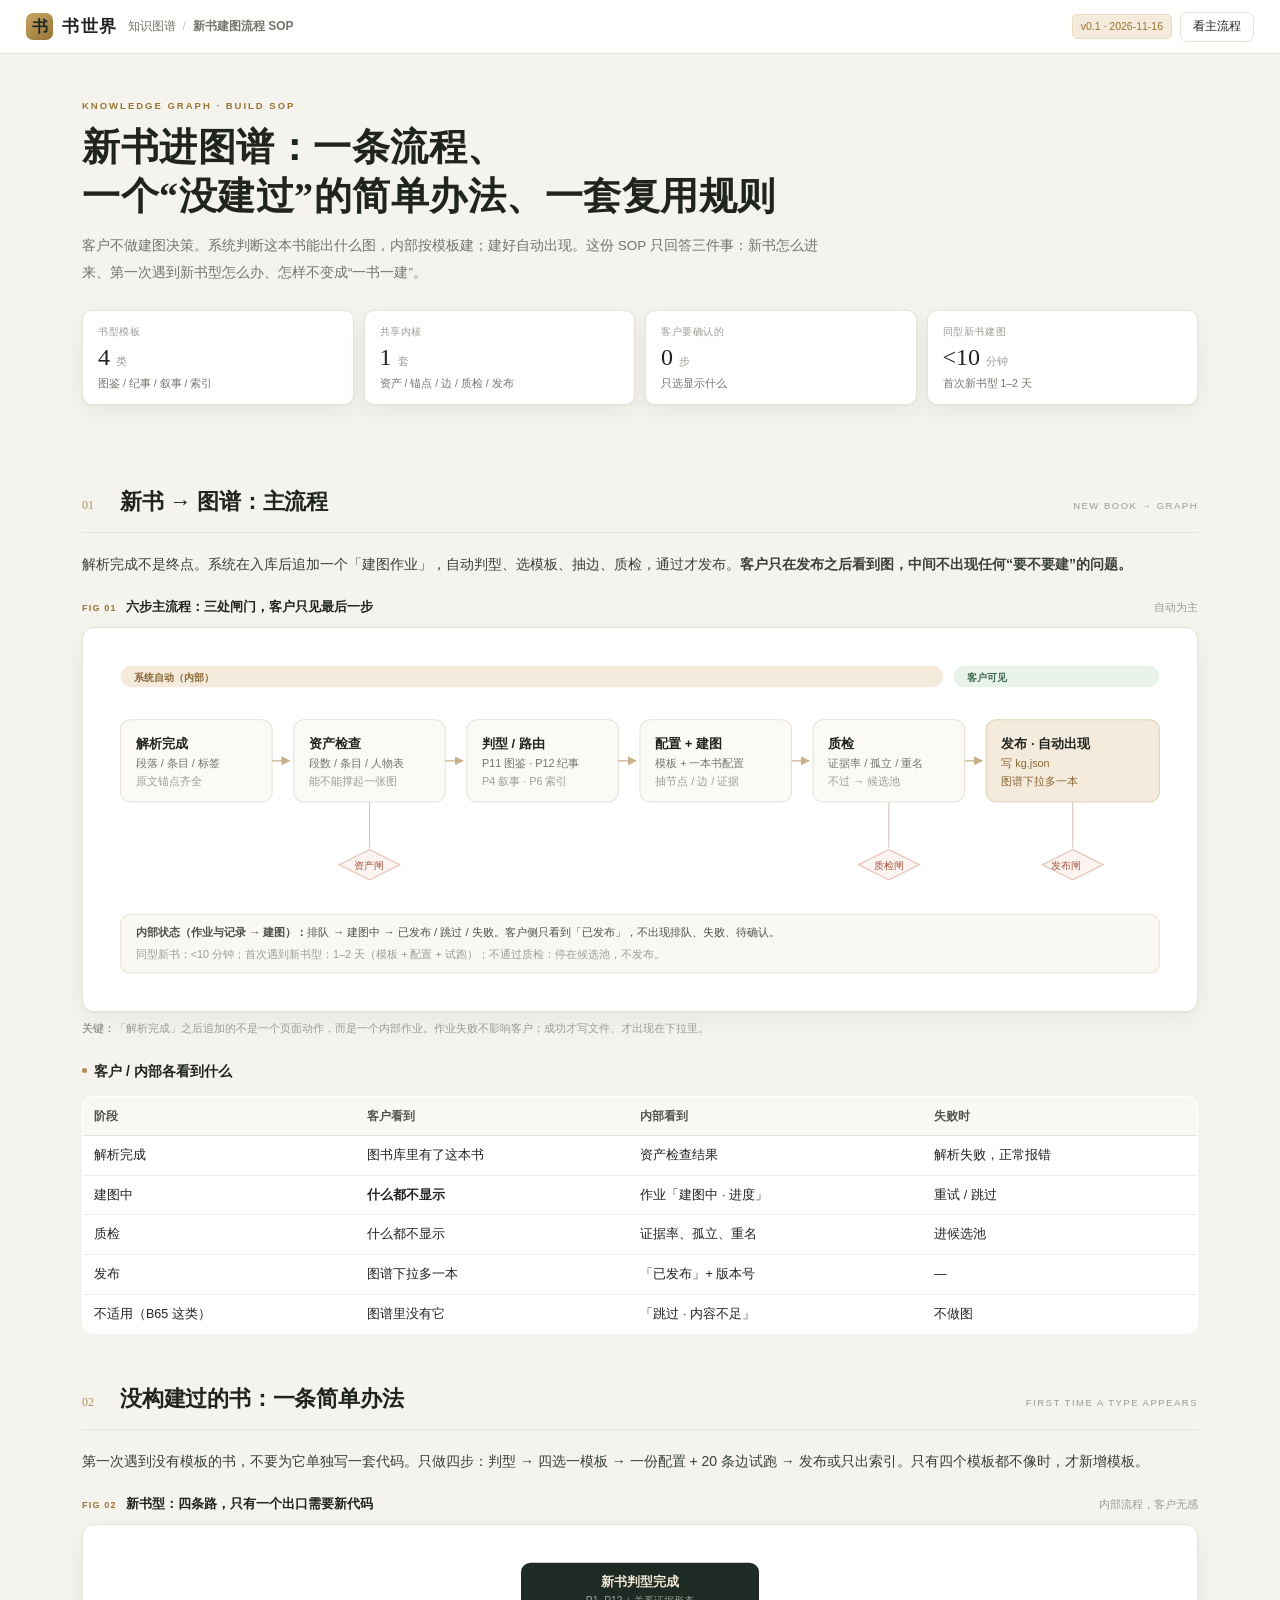
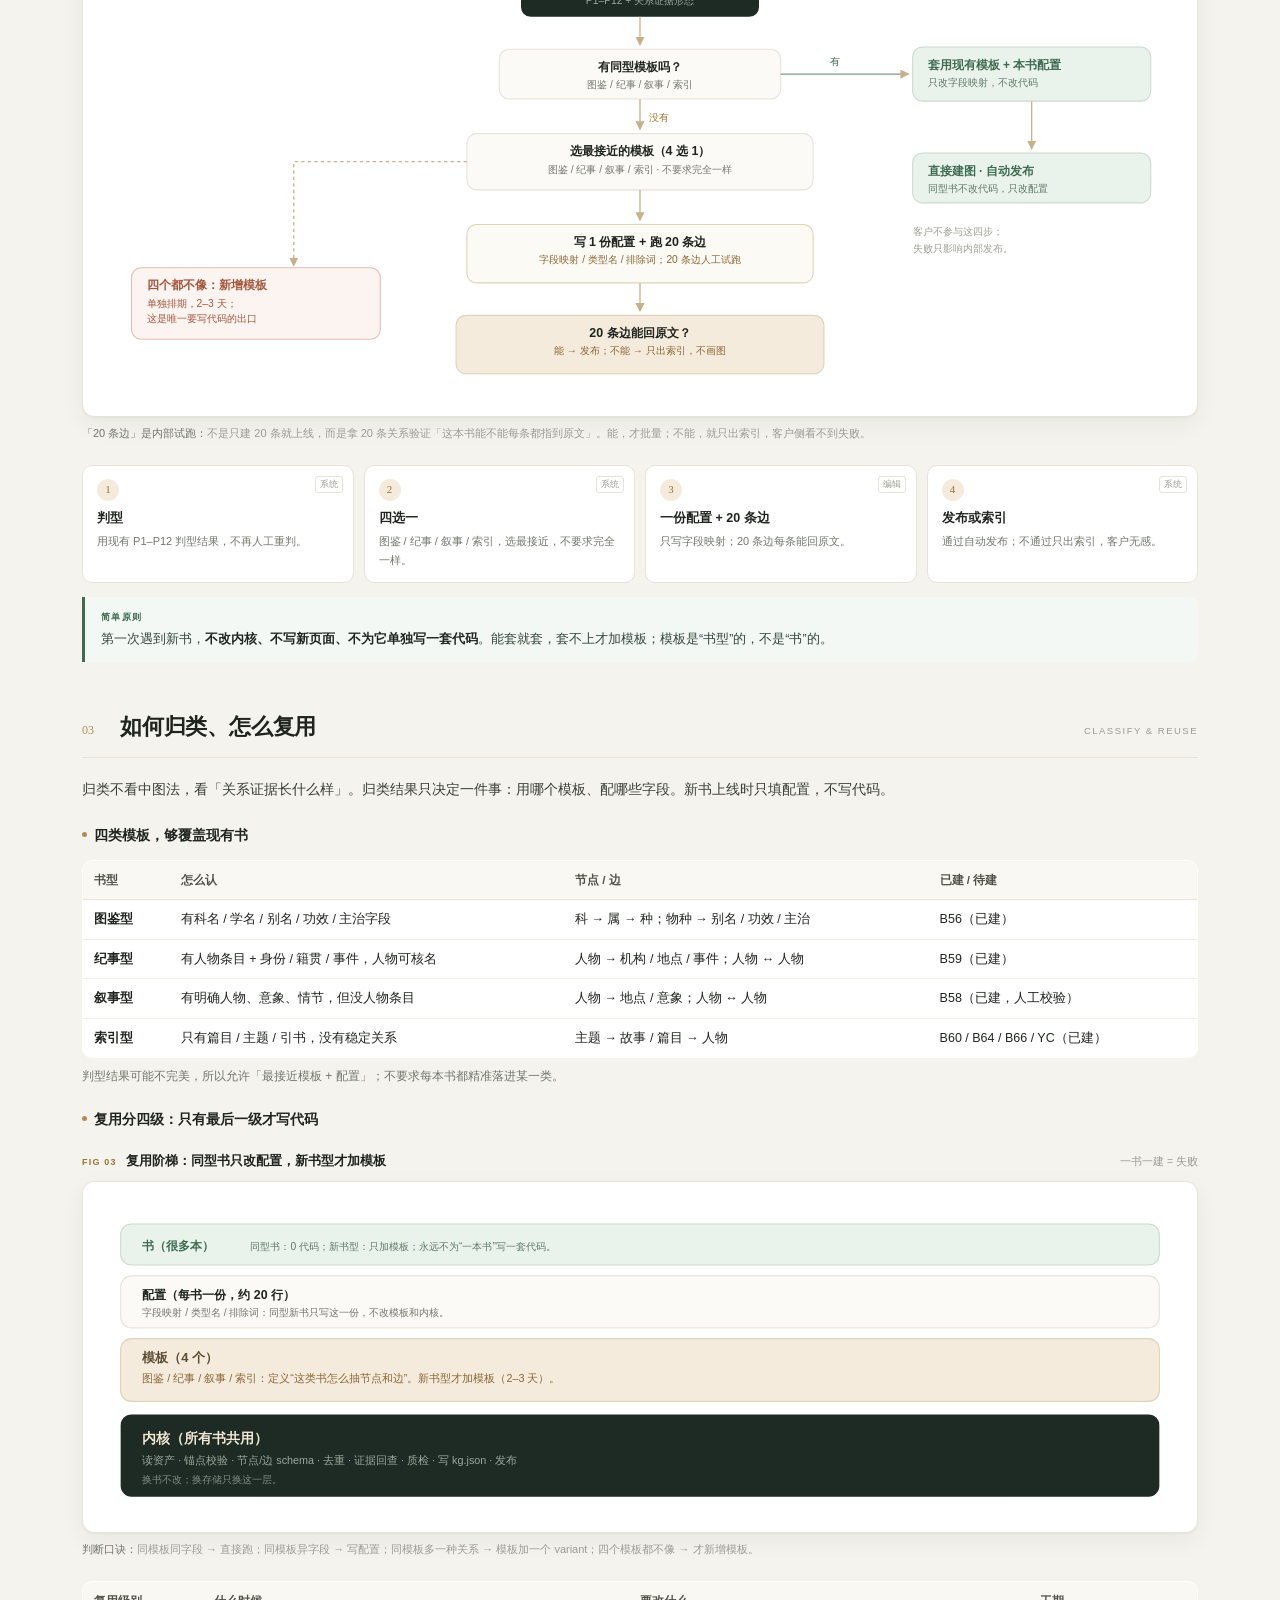
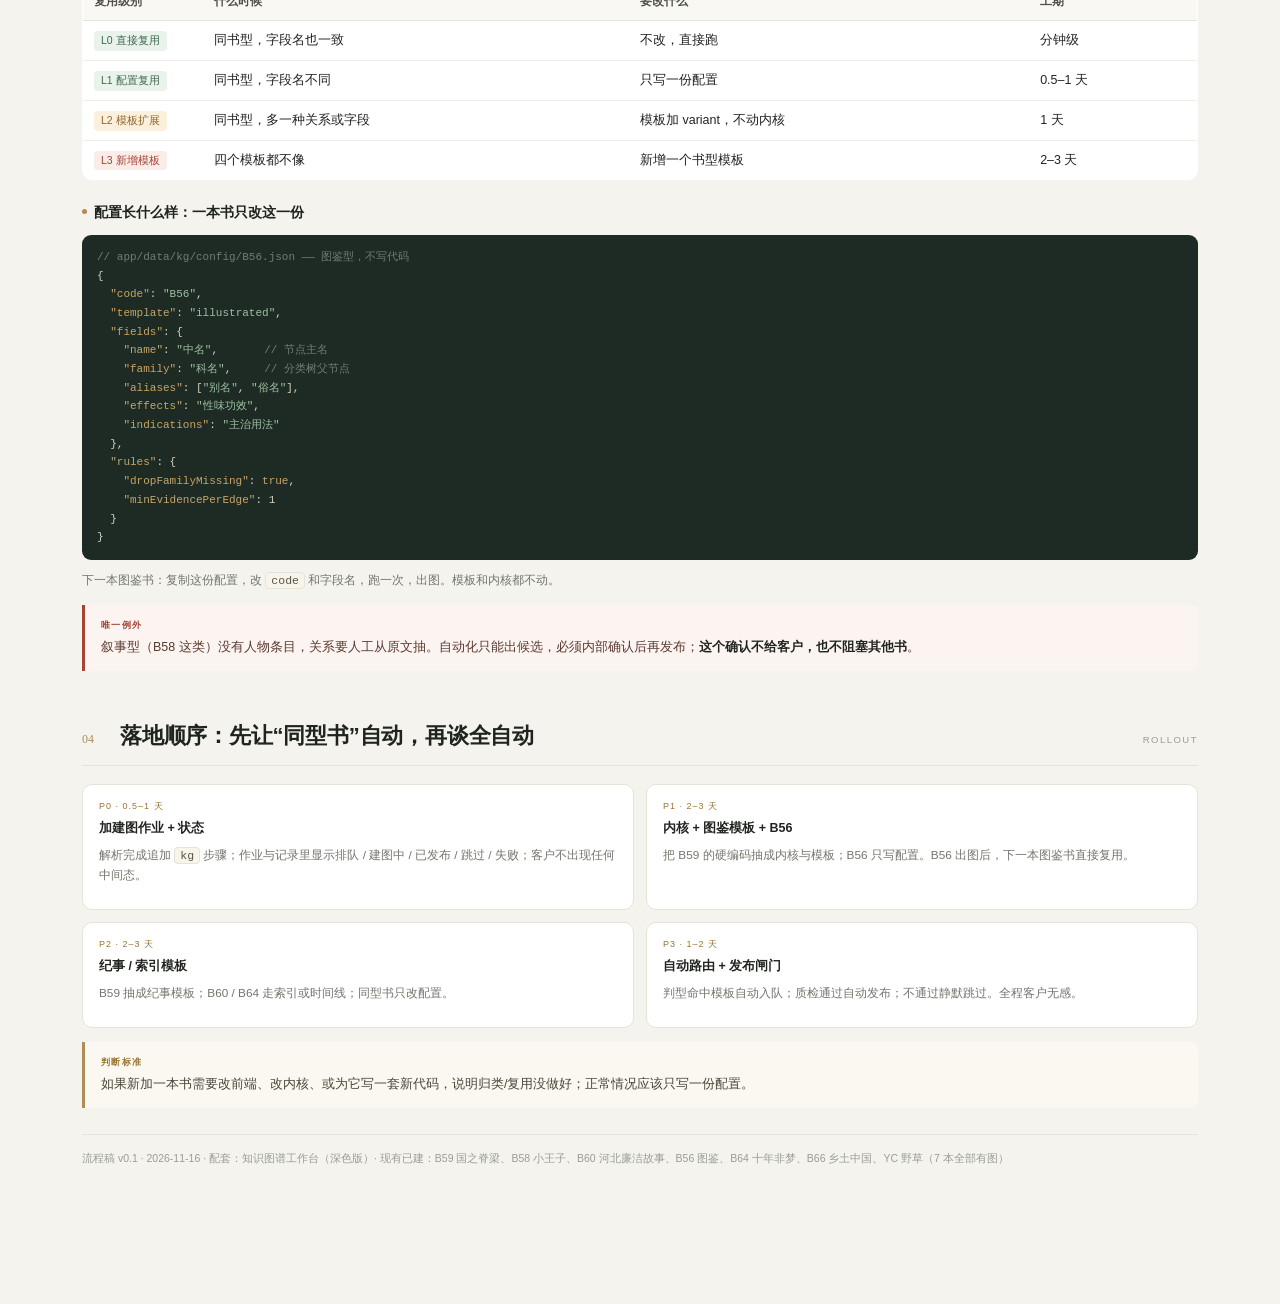
<file: 知识图谱/知识图谱_建图流程SOP.html>
<!doctype html>
<html lang="zh-CN">
<head>
<meta charset="utf-8">
<meta name="viewport" content="width=device-width,initial-scale=1">
<title>知识图谱 · 新书建图流程 SOP v0.1</title>
<style>
:root{
  --bg:#F4F3EE; --panel:#fff; --ink:#20241F; --muted:#72766C; --faint:#9A9D94;
  --line:#E6E3D9; --line2:#EFEDE5; --brand:#1E2B25; --gold:#B08D57; --gold2:#9A7434;
  --gold-soft:#F4EBDD; --green:#3D6B4F; --green-soft:#EAF2EC; --amber:#93652A;
  --amber-soft:#FBF0DC; --red:#A44435; --red-soft:#FAECE8; --violet:#5C4A72;
  --shadow:0 1px 2px rgba(28,32,27,.04),0 8px 24px rgba(28,32,27,.05);
  --serif:"Songti SC","Noto Serif SC",serif;
}
*{box-sizing:border-box;margin:0;padding:0}
body{background:var(--bg);color:var(--ink);font-family:-apple-system,BlinkMacSystemFont,"PingFang SC","Microsoft YaHei","Noto Sans SC",sans-serif;font-size:14px;line-height:1.75;-webkit-font-smoothing:antialiased}
a{color:inherit;text-decoration:none}
.topbar{position:sticky;top:0;z-index:30;height:54px;background:rgba(255,255,255,.94);backdrop-filter:blur(8px);border-bottom:1px solid var(--line);display:flex;align-items:center;gap:10px;padding:0 26px}
.brand{display:flex;align-items:center;gap:9px}
.brand-mark{width:27px;height:27px;border-radius:7px;background:linear-gradient(145deg,#C7A566,#9A7434);color:#1E2B25;display:flex;align-items:center;justify-content:center;font-family:var(--serif);font-size:16px;font-weight:700}
.brand b{font-family:var(--serif);font-size:17px;letter-spacing:1.5px}
.crumb{font-size:12px;color:var(--muted);display:flex;gap:7px;align-items:center}
.crumb .sep{color:#C9C5B8}
.topbar .right{margin-left:auto;display:flex;gap:8px;align-items:center}
.tag{font-size:10.5px;color:var(--gold2);background:var(--gold-soft);border:1px solid #EADCC2;border-radius:5px;padding:2px 8px}
.btn{height:30px;padding:0 12px;border-radius:7px;border:1px solid var(--line);background:#fff;font-size:11.5px;color:var(--ink);display:inline-flex;align-items:center;gap:5px}
.btn:hover{border-color:#CDB58B;color:var(--gold2)}

.hero{max-width:1180px;margin:0 auto;padding:44px 32px 26px}
.eyebrow{font-size:9.5px;letter-spacing:2px;color:var(--gold2);font-weight:600;text-transform:uppercase}
.hero h1{font-family:var(--serif);font-size:38px;line-height:1.3;letter-spacing:.5px;margin-top:8px}
.hero .sub{font-size:13.5px;color:var(--muted);line-height:1.95;max-width:760px;margin-top:12px}
.kpis{display:grid;grid-template-columns:repeat(4,1fr);gap:10px;margin-top:24px}
.kpi{background:#fff;border:1px solid var(--line);border-radius:10px;padding:12px 15px;box-shadow:var(--shadow)}
.kpi .k{font-size:10px;letter-spacing:.6px;color:var(--faint)}
.kpi .v{font-family:var(--serif);font-size:24px;line-height:1.3;margin-top:1px}
.kpi .v small{font-family:inherit;font-size:11px;color:var(--faint)}
.kpi .d{font-size:10.5px;color:var(--muted);margin-top:1px}

.doc{max-width:1180px;margin:0 auto;padding:14px 32px 90px}
.sec{margin:38px 0 46px}
.sec-h{display:flex;align-items:baseline;gap:12px;border-bottom:1px solid var(--line);padding-bottom:10px;margin-bottom:18px}
.sec-h .no{font-family:var(--serif);font-size:12px;color:var(--gold);width:26px}
.sec-h h2{font-size:22px;font-weight:600;letter-spacing:-.2px}
.sec-h .en{margin-left:auto;font-size:9.5px;letter-spacing:1.5px;color:var(--faint);text-transform:uppercase}
.lead{font-size:14px;color:#3A3F38;margin-bottom:14px;line-height:1.95}
p{margin-bottom:10px;color:#3A3F38}
h3{font-size:14px;font-weight:600;margin:20px 0 8px}
h3 .dot{display:inline-block;width:5px;height:5px;border-radius:50%;background:var(--gold);vertical-align:3px;margin-right:7px}
.small{font-size:12px;color:var(--muted)}
.mono{font-family:"SF Mono",Menlo,Consolas,monospace;font-size:11.5px;background:#F7F4EC;border:1px solid var(--line);border-radius:4px;padding:1px 5px;color:#5A5346}

.callout{border-left:3px solid var(--gold);background:#FBF8F1;border-radius:0 8px 8px 0;padding:12px 16px;margin:14px 0;font-size:12.5px;line-height:1.8;color:#4A4638}
.callout b{color:var(--ink)}
.callout .lbl{display:block;font-size:9px;letter-spacing:1.4px;font-weight:600;color:var(--gold2);margin-bottom:3px;text-transform:uppercase}
.callout.good{border-color:var(--green);background:#F3F8F4;color:#33473A}
.callout.good .lbl{color:var(--green)}
.callout.warn{border-color:var(--red);background:#FCF4F1;color:#5A3A31}
.callout.warn .lbl{color:var(--red)}

.figure{margin:18px 0 22px}
.figure .fh{display:flex;align-items:baseline;gap:9px;margin-bottom:8px}
.figure .fh .tag{font-size:9px;letter-spacing:1.2px;color:var(--gold2);font-weight:600;background:none;border:0;padding:0}
.figure .fh h4{font-size:13px;font-weight:600}
.figure .fh .r{margin-left:auto;font-size:10.5px;color:var(--faint)}
.fig-body{background:#fff;border:1px solid var(--line);border-radius:12px;box-shadow:var(--shadow);padding:16px 16px 10px;overflow:hidden}
.fig-body svg{width:100%;height:auto;display:block}
.fig-cap{font-size:11px;color:var(--faint);line-height:1.7;margin-top:7px}
.fig-cap b{color:var(--muted);font-weight:500}

.tbl{width:100%;border-collapse:collapse;background:#fff;border:1px solid var(--line);border-radius:10px;overflow:hidden;font-size:12.5px;margin:12px 0 8px}
.tbl th{background:#FAF8F2;text-align:left;font-weight:600;color:#4F5249;padding:9px 11px;border-bottom:1px solid var(--line);font-size:11.5px;white-space:nowrap}
.tbl td{padding:9px 11px;border-bottom:1px solid var(--line2);vertical-align:top;line-height:1.65}
.tbl tr:last-child td{border-bottom:0}
.tbl .b{font-weight:600}
.pill{display:inline-flex;align-items:center;padding:1px 7px;border-radius:4px;font-size:10.5px;line-height:1.7;white-space:nowrap}
.pill.g{background:var(--green-soft);color:var(--green)}
.pill.a{background:var(--amber-soft);color:var(--amber)}
.pill.r{background:var(--red-soft);color:var(--red)}
.pill.v{background:#F1ECF6;color:var(--violet)}
.pill.n{background:#F3F1EA;color:#666A60}

.steps{display:grid;grid-template-columns:repeat(4,1fr);gap:10px;margin:14px 0}
.step{background:#fff;border:1px solid var(--line);border-radius:10px;padding:13px 14px;position:relative}
.step .n{width:22px;height:22px;border-radius:50%;background:var(--gold-soft);color:var(--gold2);font-family:var(--serif);font-size:11px;display:flex;align-items:center;justify-content:center;margin-bottom:7px}
.step b{display:block;font-size:12.5px;margin-bottom:3px}
.step span{display:block;font-size:11px;color:var(--muted);line-height:1.65}
.step .who{position:absolute;right:10px;top:10px;font-size:9px;color:var(--faint);border:1px solid var(--line);border-radius:3px;padding:0 4px}

.cols{display:grid;grid-template-columns:1fr 1fr;gap:12px;margin:12px 0}
.card{background:#fff;border:1px solid var(--line);border-radius:10px;padding:14px 16px}
.card h4{font-size:12.5px;font-weight:600;margin-bottom:5px}
.card p,.card li{font-size:11.8px;color:var(--muted);line-height:1.7}
.card ul{padding-left:16px}
.card li{margin-bottom:2px}
.card .mini{font-size:9px;letter-spacing:1px;color:var(--gold2);text-transform:uppercase;margin-bottom:3px}

pre{background:#1E2B25;color:#D9D2BE;border-radius:9px;padding:13px 15px;overflow:auto;font-family:"SF Mono",Menlo,Consolas,monospace;font-size:11px;line-height:1.7;margin:10px 0}
pre .k{color:#C7A566}pre .s{color:#9DBFA3}pre .c{color:#6F7D72}

.foot{border-top:1px solid var(--line);margin-top:26px;padding-top:14px;font-size:10.5px;color:var(--faint);line-height:1.8}
@media (max-width:980px){.hero h1{font-size:30px}.kpis,.steps{grid-template-columns:repeat(2,1fr)}.cols{grid-template-columns:1fr}.doc,.hero{padding-left:20px;padding-right:20px}}
</style>
</head>
<body>

<header class="topbar">
  <div class="brand"><div class="brand-mark">书</div><b>书世界</b></div>
  <div class="crumb"><span>知识图谱</span><span class="sep">/</span><b>新书建图流程 SOP</b></div>
  <div class="right"><span class="tag">v0.1 · 2026-11-16</span><a class="btn" href="#s1">看主流程</a></div>
</header>

<section class="hero">
  <div class="eyebrow">Knowledge Graph · Build SOP</div>
  <h1>新书进图谱：一条流程、<br>一个“没建过”的简单办法、一套复用规则</h1>
  <p class="sub">客户不做建图决策。系统判断这本书能出什么图，内部按模板建；建好自动出现。这份 SOP 只回答三件事：新书怎么进来、第一次遇到新书型怎么办、怎样不变成“一书一建”。</p>
  <div class="kpis">
    <div class="kpi"><div class="k">书型模板</div><div class="v">4 <small>类</small></div><div class="d">图鉴 / 纪事 / 叙事 / 索引</div></div>
    <div class="kpi"><div class="k">共享内核</div><div class="v">1 <small>套</small></div><div class="d">资产 / 锚点 / 边 / 质检 / 发布</div></div>
    <div class="kpi"><div class="k">客户要确认的</div><div class="v">0 <small>步</small></div><div class="d">只选显示什么</div></div>
    <div class="kpi"><div class="k">同型新书建图</div><div class="v">&lt;10 <small>分钟</small></div><div class="d">首次新书型 1–2 天</div></div>
  </div>
</section>

<main class="doc">

  <section class="sec" id="s1">
    <div class="sec-h"><span class="no">01</span><h2>新书 → 图谱：主流程</h2><span class="en">New book → graph</span></div>
    <p class="lead">解析完成不是终点。系统在入库后追加一个「建图作业」，自动判型、选模板、抽边、质检，通过才发布。<b>客户只在发布之后看到图，中间不出现任何“要不要建”的问题。</b></p>

    <div class="figure">
      <div class="fh"><span class="tag">FIG 01</span><h4>六步主流程：三处闸门，客户只见最后一步</h4><span class="r">自动为主</span></div>
      <div class="fig-body">
        <svg viewBox="0 0 1000 330" xmlns="http://www.w3.org/2000/svg">
          <defs><marker id="a1" viewBox="0 0 8 8" refX="7" refY="4" markerWidth="7" markerHeight="7" orient="auto"><path d="M0,0 L8,4 L0,8 z" fill="#C7B18A"/></marker></defs>
          <!-- lanes -->
          <g font-family="-apple-system,PingFang SC,sans-serif" font-size="9.5">
            <rect x="20" y="20" width="760" height="20" rx="10" fill="#F4EBDD"/>
            <text x="32" y="34" fill="#8A6633" font-weight="600">系统自动（内部）</text>
            <rect x="790" y="20" width="190" height="20" rx="10" fill="#EAF2EC"/>
            <text x="802" y="34" fill="#3D6B4F" font-weight="600">客户可见</text>
          </g>
          <!-- boxes -->
          <g font-family="-apple-system,PingFang SC,sans-serif">
            <rect x="20" y="70" width="140" height="76" rx="9" fill="#FBFAF6" stroke="#E6E3D9"/>
            <text x="34" y="96" font-size="12" font-weight="600" fill="#20241F">解析完成</text>
            <text x="34" y="114" font-size="10" fill="#72766C">段落 / 条目 / 标签</text>
            <text x="34" y="130" font-size="10" fill="#9A9D94">原文锚点齐全</text>

            <rect x="180" y="70" width="140" height="76" rx="9" fill="#FBFAF6" stroke="#E6E3D9"/>
            <text x="194" y="96" font-size="12" font-weight="600" fill="#20241F">资产检查</text>
            <text x="194" y="114" font-size="10" fill="#72766C">段数 / 条目 / 人物表</text>
            <text x="194" y="130" font-size="10" fill="#9A9D94">能不能撑起一张图</text>

            <rect x="340" y="70" width="140" height="76" rx="9" fill="#FBFAF6" stroke="#E6E3D9"/>
            <text x="354" y="96" font-size="12" font-weight="600" fill="#20241F">判型 / 路由</text>
            <text x="354" y="114" font-size="10" fill="#72766C">P11 图鉴 · P12 纪事</text>
            <text x="354" y="130" font-size="10" fill="#9A9D94">P4 叙事 · P6 索引</text>

            <rect x="500" y="70" width="140" height="76" rx="9" fill="#FBFAF6" stroke="#E6E3D9"/>
            <text x="514" y="96" font-size="12" font-weight="600" fill="#20241F">配置 + 建图</text>
            <text x="514" y="114" font-size="10" fill="#72766C">模板 + 一本书配置</text>
            <text x="514" y="130" font-size="10" fill="#9A9D94">抽节点 / 边 / 证据</text>

            <rect x="660" y="70" width="140" height="76" rx="9" fill="#FBFAF6" stroke="#E6E3D9"/>
            <text x="674" y="96" font-size="12" font-weight="600" fill="#20241F">质检</text>
            <text x="674" y="114" font-size="10" fill="#72766C">证据率 / 孤立 / 重名</text>
            <text x="674" y="130" font-size="10" fill="#9A9D94">不过 → 候选池</text>

            <rect x="820" y="70" width="160" height="76" rx="9" fill="#F4EBDD" stroke="#DFD3B8"/>
            <text x="834" y="96" font-size="12" font-weight="600" fill="#20241F">发布 · 自动出现</text>
            <text x="834" y="114" font-size="10" fill="#8A6633">写 kg.json</text>
            <text x="834" y="130" font-size="10" fill="#8A6633">图谱下拉多一本</text>
          </g>
          <g stroke="#C7B18A" stroke-width="1.2" fill="none" marker-end="url(#a1)">
            <line x1="160" y1="108" x2="176" y2="108"/><line x1="320" y1="108" x2="336" y2="108"/>
            <line x1="480" y1="108" x2="496" y2="108"/><line x1="640" y1="108" x2="656" y2="108"/>
            <line x1="800" y1="108" x2="816" y2="108"/>
          </g>
          <!-- gates -->
          <g font-family="-apple-system,PingFang SC,sans-serif">
            <path d="M250 190 l28 14 -28 14 -28 -14 z" fill="#FCF4F1" stroke="#E3BDB2"/>
            <text x="236" y="208" font-size="9.5" fill="#A4553C">资产闸</text>
            <path d="M730 190 l28 14 -28 14 -28 -14 z" fill="#FCF4F1" stroke="#E3BDB2"/>
            <text x="716" y="208" font-size="9.5" fill="#A4553C">质检闸</text>
            <path d="M900 190 l28 14 -28 14 -28 -14 z" fill="#FCF4F1" stroke="#E3BDB2"/>
            <text x="880" y="208" font-size="9.5" fill="#A4553C">发布闸</text>
            <g stroke="#D8C0B8" stroke-width="1" fill="none">
              <line x1="250" y1="146" x2="250" y2="188"/><line x1="730" y1="146" x2="730" y2="188"/><line x1="900" y1="146" x2="900" y2="188"/>
            </g>
          </g>
          <!-- status bar -->
          <rect x="20" y="250" width="960" height="54" rx="8" fill="#FAF8F2" stroke="#EDE7D8"/>
          <text x="34" y="270" font-family="-apple-system,PingFang SC,sans-serif" font-size="10.5" fill="#4F5249"><tspan font-weight="600">内部状态（作业与记录 → 建图）：</tspan>排队 → 建图中 → 已发布 / 跳过 / 失败。客户侧只看到「已发布」，不出现排队、失败、待确认。</text>
          <text x="34" y="290" font-family="-apple-system,PingFang SC,sans-serif" font-size="10" fill="#9A9D94">同型新书：&lt;10 分钟；首次遇到新书型：1–2 天（模板 + 配置 + 试跑）；不通过质检：停在候选池，不发布。</text>
        </svg>
      </div>
      <div class="fig-cap"><b>关键：</b>「解析完成」之后追加的不是一个页面动作，而是一个内部作业。作业失败不影响客户；成功才写文件、才出现在下拉里。</div>
    </div>

    <h3><span class="dot"></span>客户 / 内部各看到什么</h3>
    <table class="tbl">
      <thead><tr><th>阶段</th><th>客户看到</th><th>内部看到</th><th>失败时</th></tr></thead>
      <tbody>
        <tr><td>解析完成</td><td>图书库里有了这本书</td><td>资产检查结果</td><td>解析失败，正常报错</td></tr>
        <tr><td>建图中</td><td><b>什么都不显示</b></td><td>作业「建图中 · 进度」</td><td>重试 / 跳过</td></tr>
        <tr><td>质检</td><td>什么都不显示</td><td>证据率、孤立、重名</td><td>进候选池</td></tr>
        <tr><td>发布</td><td>图谱下拉多一本</td><td>「已发布」+ 版本号</td><td>—</td></tr>
        <tr><td>不适用（B65 这类）</td><td>图谱里没有它</td><td>「跳过 · 内容不足」</td><td>不做图</td></tr>
      </tbody>
    </table>
  </section>

  <section class="sec" id="s2">
    <div class="sec-h"><span class="no">02</span><h2>没构建过的书：一条简单办法</h2><span class="en">First time a type appears</span></div>
    <p class="lead">第一次遇到没有模板的书，不要为它单独写一套代码。只做四步：判型 → 四选一模板 → 一份配置 + 20 条边试跑 → 发布或只出索引。只有四个模板都不像时，才新增模板。</p>

    <div class="figure">
      <div class="fh"><span class="tag">FIG 02</span><h4>新书型：四条路，只有一个出口需要新代码</h4><span class="r">内部流程，客户无感</span></div>
      <div class="fig-body">
        <svg viewBox="0 0 1000 430" xmlns="http://www.w3.org/2000/svg">
          <defs><marker id="a2" viewBox="0 0 8 8" refX="7" refY="4" markerWidth="7" markerHeight="7" orient="auto"><path d="M0,0 L8,4 L0,8 z" fill="#C7B18A"/></marker></defs>
          <g font-family="-apple-system,PingFang SC,sans-serif">
            <rect x="390" y="20" width="220" height="50" rx="9" fill="#1E2B25"/>
            <text x="500" y="42" text-anchor="middle" fill="#F1E7D2" font-size="12" font-weight="600">新书判型完成</text>
            <text x="500" y="58" text-anchor="middle" fill="#9AA79B" font-size="9.5">P1–P12 + 关系证据形态</text>

            <path d="M500 70 L500 96" stroke="#C7B18A" stroke-width="1.2" marker-end="url(#a2)"/>
            <rect x="370" y="100" width="260" height="46" rx="9" fill="#FBFAF6" stroke="#E6E3D9"/>
            <text x="500" y="120" text-anchor="middle" font-size="11.5" font-weight="600" fill="#20241F">有同型模板吗？</text>
            <text x="500" y="136" text-anchor="middle" font-size="9.5" fill="#72766C">图鉴 / 纪事 / 叙事 / 索引</text>

            <!-- yes right -->
            <path d="M630 123 L748 123" stroke="#7E9A82" stroke-width="1.2" fill="none" marker-end="url(#a2)"/>
            <text x="676" y="115" font-size="9.5" fill="#3D6B4F">有</text>
            <rect x="752" y="98" width="220" height="50" rx="9" fill="#EAF2EC" stroke="#C9DCCF"/>
            <text x="766" y="118" font-size="11" font-weight="600" fill="#3D6B4F">套用现有模板 + 本书配置</text>
            <text x="766" y="134" font-size="9.5" fill="#5F7A66">只改字段映射，不改代码</text>
            <path d="M862 148 L862 192" stroke="#C7B18A" stroke-width="1.2" marker-end="url(#a2)"/>
            <rect x="752" y="196" width="220" height="46" rx="9" fill="#EAF2EC" stroke="#C9DCCF"/>
            <text x="766" y="216" font-size="11" font-weight="600" fill="#3D6B4F">直接建图 · 自动发布</text>
            <text x="766" y="232" font-size="9.5" fill="#5F7A66">同型书不改代码，只改配置</text>

            <!-- no down -->
            <path d="M500 146 L500 174" stroke="#C7B18A" stroke-width="1.2" marker-end="url(#a2)"/>
            <text x="508" y="166" font-size="9.5" fill="#9A7434">没有</text>
            <rect x="340" y="178" width="320" height="52" rx="9" fill="#FBFAF6" stroke="#E6E3D9"/>
            <text x="500" y="198" text-anchor="middle" font-size="11.5" font-weight="600" fill="#20241F">选最接近的模板（4 选 1）</text>
            <text x="500" y="214" text-anchor="middle" font-size="9.5" fill="#72766C">图鉴 / 纪事 / 叙事 / 索引 · 不要求完全一样</text>

            <path d="M500 230 L500 258" stroke="#C7B18A" stroke-width="1.2" marker-end="url(#a2)"/>
            <rect x="340" y="262" width="320" height="54" rx="9" fill="#FCFAF4" stroke="#DFD3B8"/>
            <text x="500" y="282" text-anchor="middle" font-size="11.5" font-weight="600" fill="#20241F">写 1 份配置 + 跑 20 条边</text>
            <text x="500" y="298" text-anchor="middle" font-size="9.5" fill="#8A6633">字段映射 / 类型名 / 排除词；20 条边人工试跑</text>

            <!-- outcome -->
            <path d="M500 316 L500 342" stroke="#C7B18A" stroke-width="1.2" marker-end="url(#a2)"/>
            <rect x="330" y="346" width="340" height="54" rx="9" fill="#F4EBDD" stroke="#DFD3B8"/>
            <text x="500" y="366" text-anchor="middle" font-size="11.5" font-weight="600" fill="#20241F">20 条边能回原文？</text>
            <text x="500" y="382" text-anchor="middle" font-size="9.5" fill="#8A6633">能 → 发布；不能 → 只出索引，不画图</text>

            <!-- rare new template -->
            <path d="M340 204 L180 204 L180 300" stroke="#C7B18A" stroke-width="1.2" fill="none" stroke-dasharray="3 3" marker-end="url(#a2)"/>
            <rect x="30" y="302" width="230" height="66" rx="9" fill="#FCF4F1" stroke="#E3BDB2"/>
            <text x="44" y="322" font-size="11" font-weight="600" fill="#A4553C">四个都不像：新增模板</text>
            <text x="44" y="338" font-size="9.5" fill="#A4553C">单独排期，2–3 天；</text>
            <text x="44" y="352" font-size="9.5" fill="#A4553C">这是唯一要写代码的出口</text>

            <!-- note -->
            <text x="752" y="272" font-size="9.5" fill="#9A9D94">客户不参与这四步；</text>
            <text x="752" y="287" font-size="9.5" fill="#9A9D94">失败只影响内部发布。</text>
          </g>
        </svg>
      </div>
      <div class="fig-cap"><b>「20 条边」是内部试跑：</b>不是只建 20 条就上线，而是拿 20 条关系验证「这本书能不能每条都指到原文」。能，才批量；不能，就只出索引，客户侧看不到失败。</div>
    </div>

    <div class="steps">
      <div class="step"><div class="n">1</div><div class="who">系统</div><b>判型</b><span>用现有 P1–P12 判型结果，不再人工重判。</span></div>
      <div class="step"><div class="n">2</div><div class="who">系统</div><b>四选一</b><span>图鉴 / 纪事 / 叙事 / 索引，选最接近，不要求完全一样。</span></div>
      <div class="step"><div class="n">3</div><div class="who">编辑</div><b>一份配置 + 20 条边</b><span>只写字段映射；20 条边每条能回原文。</span></div>
      <div class="step"><div class="n">4</div><div class="who">系统</div><b>发布或索引</b><span>通过自动发布；不通过只出索引，客户无感。</span></div>
    </div>

    <div class="callout good"><span class="lbl">简单原则</span>第一次遇到新书，<b>不改内核、不写新页面、不为它单独写一套代码</b>。能套就套，套不上才加模板；模板是“书型”的，不是“书”的。</div>
  </section>

  <section class="sec" id="s3">
    <div class="sec-h"><span class="no">03</span><h2>如何归类、怎么复用</h2><span class="en">Classify &amp; reuse</span></div>
    <p class="lead">归类不看中图法，看「关系证据长什么样」。归类结果只决定一件事：用哪个模板、配哪些字段。新书上线时只填配置，不写代码。</p>

    <h3><span class="dot"></span>四类模板，够覆盖现有书</h3>
    <table class="tbl">
      <thead><tr><th>书型</th><th>怎么认</th><th>节点 / 边</th><th>已建 / 待建</th></tr></thead>
      <tbody>
        <tr><td class="b">图鉴型</td><td>有科名 / 学名 / 别名 / 功效 / 主治字段</td><td>科 → 属 → 种；物种 → 别名 / 功效 / 主治</td><td>B56（已建）</td></tr>
        <tr><td class="b">纪事型</td><td>有人物条目 + 身份 / 籍贯 / 事件，人物可核名</td><td>人物 → 机构 / 地点 / 事件；人物 ↔ 人物</td><td>B59（已建）</td></tr>
        <tr><td class="b">叙事型</td><td>有明确人物、意象、情节，但没人物条目</td><td>人物 → 地点 / 意象；人物 ↔ 人物</td><td>B58（已建，人工校验）</td></tr>
        <tr><td class="b">索引型</td><td>只有篇目 / 主题 / 引书，没有稳定关系</td><td>主题 → 故事 / 篇目 → 人物</td><td>B60 / B64 / B66 / YC（已建）</td></tr>
      </tbody>
    </table>
    <p class="small">判型结果可能不完美，所以允许「最接近模板 + 配置」；不要求每本书都精准落进某一类。</p>

    <h3><span class="dot"></span>复用分四级：只有最后一级才写代码</h3>
    <div class="figure">
      <div class="fh"><span class="tag">FIG 03</span><h4>复用阶梯：同型书只改配置，新书型才加模板</h4><span class="r">一书一建 = 失败</span></div>
      <div class="fig-body">
        <svg viewBox="0 0 1000 300" xmlns="http://www.w3.org/2000/svg">
          <g font-family="-apple-system,PingFang SC,sans-serif">
            <rect x="20" y="200" width="960" height="76" rx="10" fill="#1E2B25"/>
            <text x="40" y="226" font-size="12.5" font-weight="600" fill="#F1E7D2">内核（所有书共用）</text>
            <text x="40" y="246" font-size="10" fill="#9AA79B">读资产 · 锚点校验 · 节点/边 schema · 去重 · 证据回查 · 质检 · 写 kg.json · 发布</text>
            <text x="40" y="263" font-size="9.5" fill="#7E8C80">换书不改；换存储只换这一层。</text>

            <rect x="20" y="130" width="960" height="58" rx="10" fill="#F4EBDD" stroke="#DFD3B8"/>
            <text x="40" y="152" font-size="12" font-weight="600" fill="#5A4E35">模板（4 个）</text>
            <text x="40" y="170" font-size="10" fill="#8A6633">图鉴 / 纪事 / 叙事 / 索引：定义“这类书怎么抽节点和边”。新书型才加模板（2–3 天）。</text>

            <rect x="20" y="72" width="960" height="48" rx="10" fill="#FBFAF6" stroke="#E6E3D9"/>
            <text x="40" y="93" font-size="11.5" font-weight="600" fill="#20241F">配置（每书一份，约 20 行）</text>
            <text x="40" y="109" font-size="9.5" fill="#72766C">字段映射 / 类型名 / 排除词：同型新书只写这一份，不改模板和内核。</text>

            <rect x="20" y="24" width="960" height="38" rx="10" fill="#EAF2EC" stroke="#C9DCCF"/>
            <text x="40" y="48" font-size="11" font-weight="600" fill="#3D6B4F">书（很多本）</text>
            <text x="140" y="48" font-size="9.5" fill="#5F7A66">同型书：0 代码；新书型：只加模板；永远不为“一本书”写一套代码。</text>
          </g>
        </svg>
      </div>
      <div class="fig-cap"><b>判断口诀：</b>同模板同字段 → 直接跑；同模板异字段 → 写配置；同模板多一种关系 → 模板加一个 variant；四个模板都不像 → 才新增模板。</div>
    </div>

    <table class="tbl">
      <thead><tr><th style="width:120px">复用级别</th><th>什么时候</th><th>要改什么</th><th>工期</th></tr></thead>
      <tbody>
        <tr><td><span class="pill g">L0 直接复用</span></td><td>同书型，字段名也一致</td><td>不改，直接跑</td><td>分钟级</td></tr>
        <tr><td><span class="pill g">L1 配置复用</span></td><td>同书型，字段名不同</td><td>只写一份配置</td><td>0.5–1 天</td></tr>
        <tr><td><span class="pill a">L2 模板扩展</span></td><td>同书型，多一种关系或字段</td><td>模板加 variant，不动内核</td><td>1 天</td></tr>
        <tr><td><span class="pill r">L3 新增模板</span></td><td>四个模板都不像</td><td>新增一个书型模板</td><td>2–3 天</td></tr>
      </tbody>
    </table>

    <h3><span class="dot"></span>配置长什么样：一本书只改这一份</h3>
    <pre><span class="c">// app/data/kg/config/B56.json —— 图鉴型，不写代码</span>
{
  <span class="k">"code"</span>: <span class="s">"B56"</span>,
  <span class="k">"template"</span>: <span class="s">"illustrated"</span>,
  <span class="k">"fields"</span>: {
    <span class="k">"name"</span>: <span class="s">"中名"</span>,       <span class="c">// 节点主名</span>
    <span class="k">"family"</span>: <span class="s">"科名"</span>,     <span class="c">// 分类树父节点</span>
    <span class="k">"aliases"</span>: [<span class="s">"别名"</span>, <span class="s">"俗名"</span>],
    <span class="k">"effects"</span>: <span class="s">"性味功效"</span>,
    <span class="k">"indications"</span>: <span class="s">"主治用法"</span>
  },
  <span class="k">"rules"</span>: {
    <span class="k">"dropFamilyMissing"</span>: <span class="k">true</span>,
    <span class="k">"minEvidencePerEdge"</span>: 1
  }
}</pre>
    <p class="small">下一本图鉴书：复制这份配置，改 <span class="mono">code</span> 和字段名，跑一次，出图。模板和内核都不动。</p>

    <div class="callout warn"><span class="lbl">唯一例外</span>叙事型（B58 这类）没有人物条目，关系要人工从原文抽。自动化只能出候选，必须内部确认后再发布；<b>这个确认不给客户，也不阻塞其他书</b>。</div>
  </section>

  <section class="sec">
    <div class="sec-h"><span class="no">04</span><h2>落地顺序：先让“同型书”自动，再谈全自动</h2><span class="en">Rollout</span></div>
    <div class="cols">
      <div class="card"><div class="mini">P0 · 0.5–1 天</div><h4>加建图作业 + 状态</h4><p>解析完成追加 <span class="mono">kg</span> 步骤；作业与记录里显示排队 / 建图中 / 已发布 / 跳过 / 失败；客户不出现任何中间态。</p></div>
      <div class="card"><div class="mini">P1 · 2–3 天</div><h4>内核 + 图鉴模板 + B56</h4><p>把 B59 的硬编码抽成内核与模板；B56 只写配置。B56 出图后，下一本图鉴书直接复用。</p></div>
      <div class="card"><div class="mini">P2 · 2–3 天</div><h4>纪事 / 索引模板</h4><p>B59 抽成纪事模板；B60 / B64 走索引或时间线；同型书只改配置。</p></div>
      <div class="card"><div class="mini">P3 · 1–2 天</div><h4>自动路由 + 发布闸门</h4><p>判型命中模板自动入队；质检通过自动发布；不通过静默跳过。全程客户无感。</p></div>
    </div>
    <div class="callout"><span class="lbl">判断标准</span>如果新加一本书需要改前端、改内核、或为它写一套新代码，说明归类/复用没做好；正常情况应该只写一份配置。</div>
    <div class="foot">流程稿 v0.1 · 2026-11-16 · 配套：知识图谱工作台（深色版）· 现有已建：B59 国之脊梁、B58 小王子、B60 河北廉洁故事、B56 图鉴、B64 十年非梦、B66 乡土中国、YC 野草（7 本全部有图）</div>
  </section>

</main>
</body>
</html>
</file>
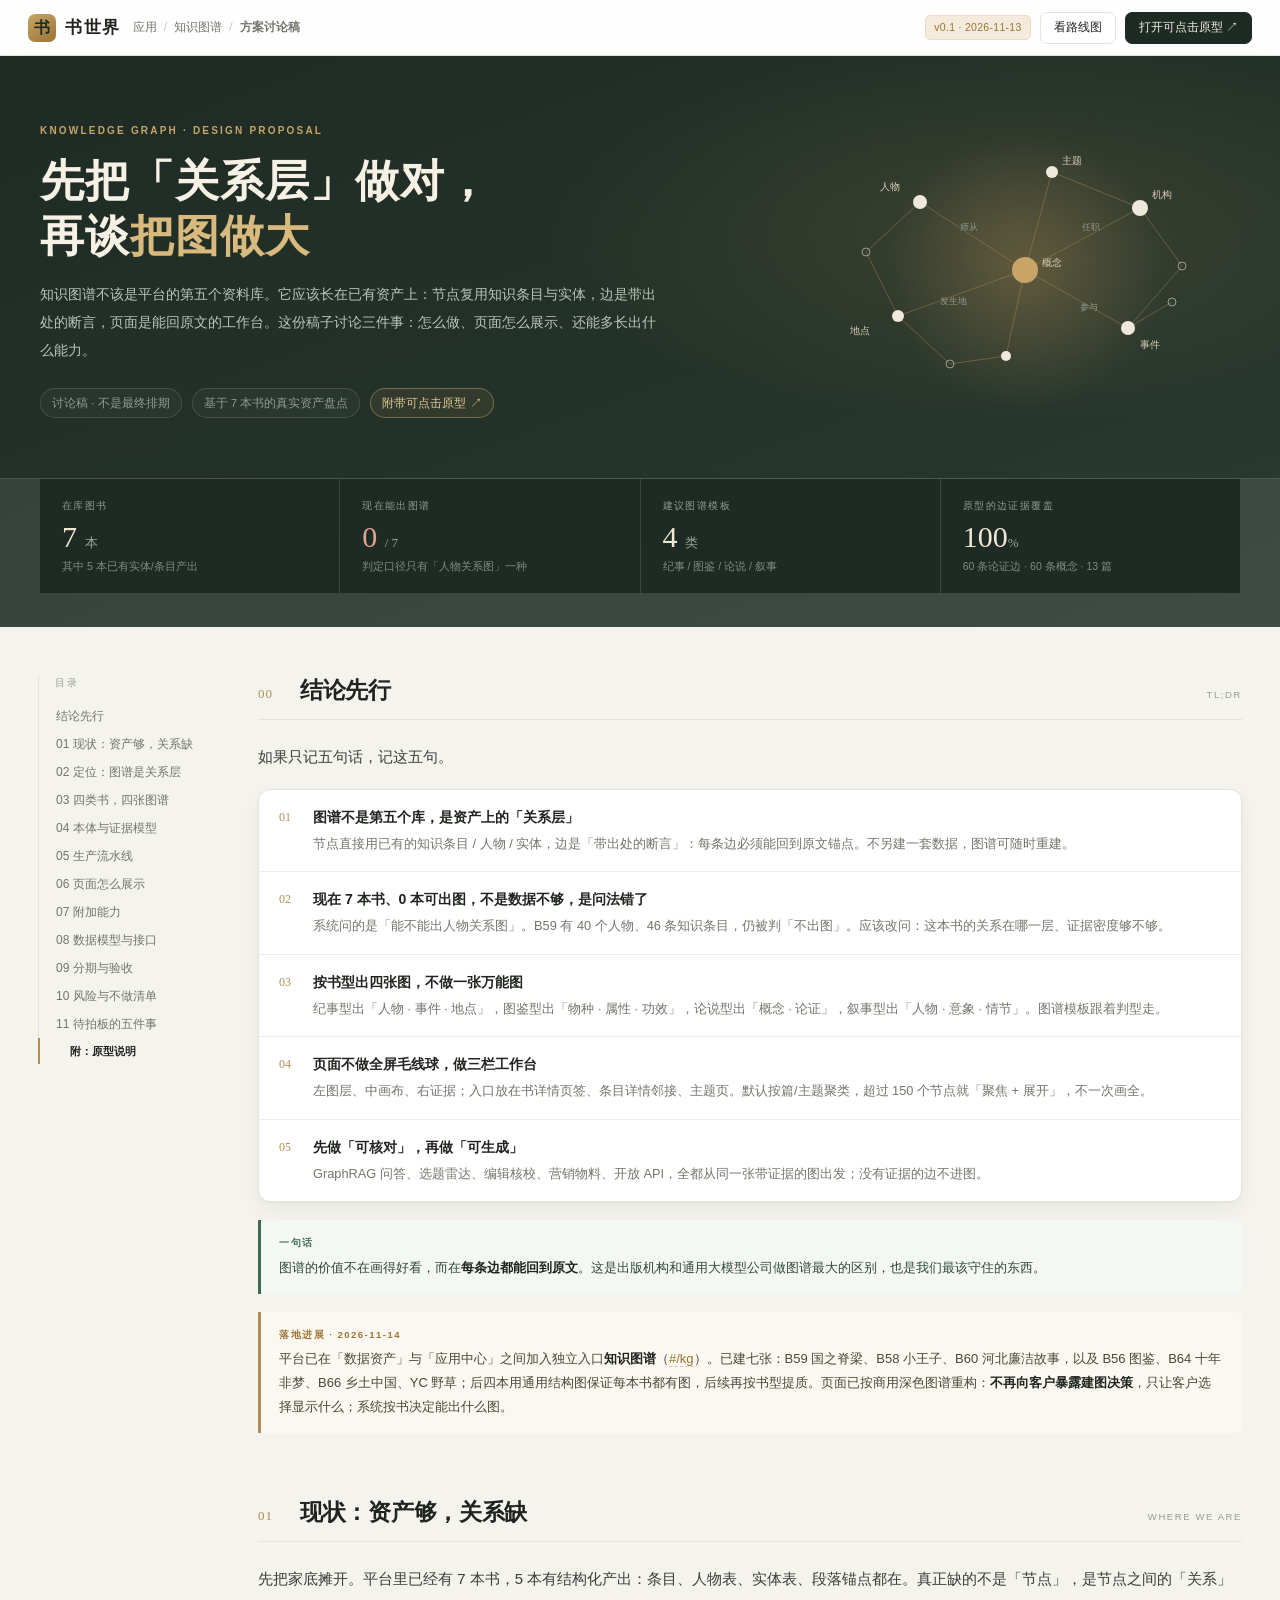
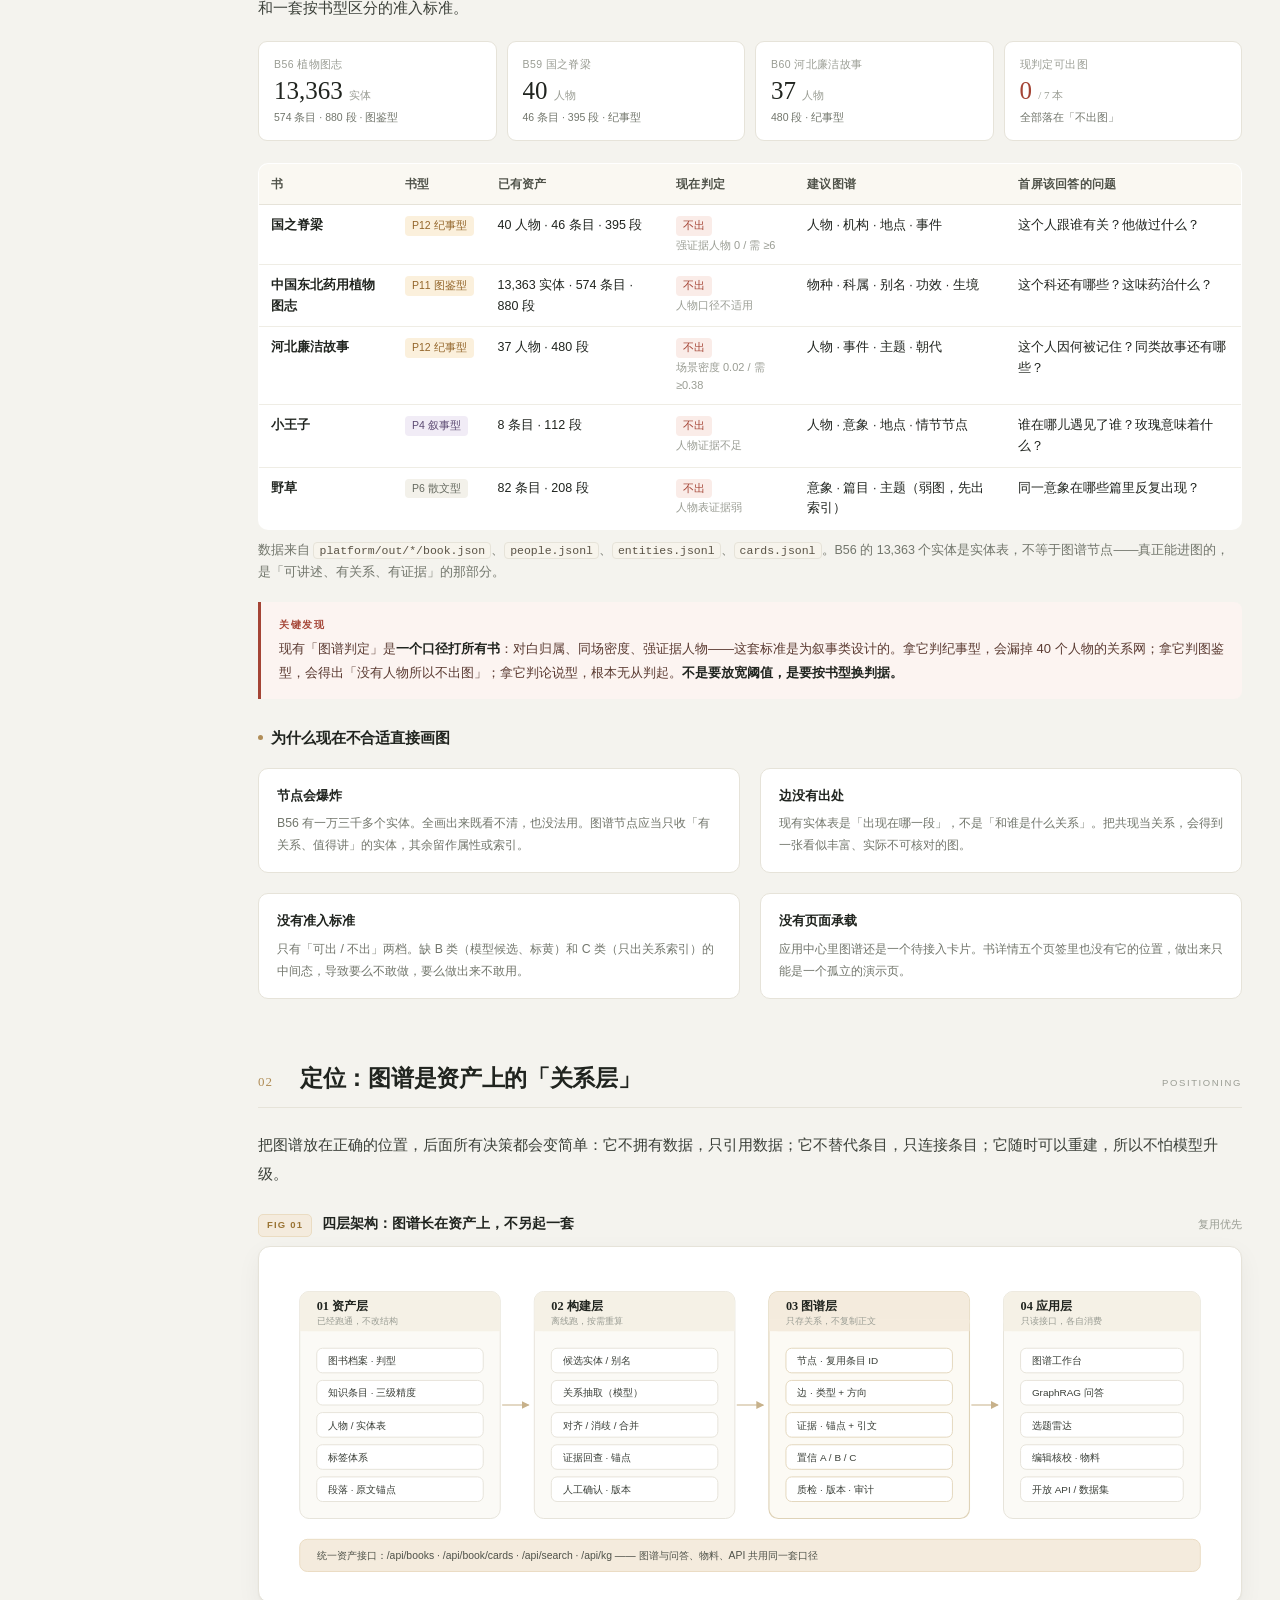
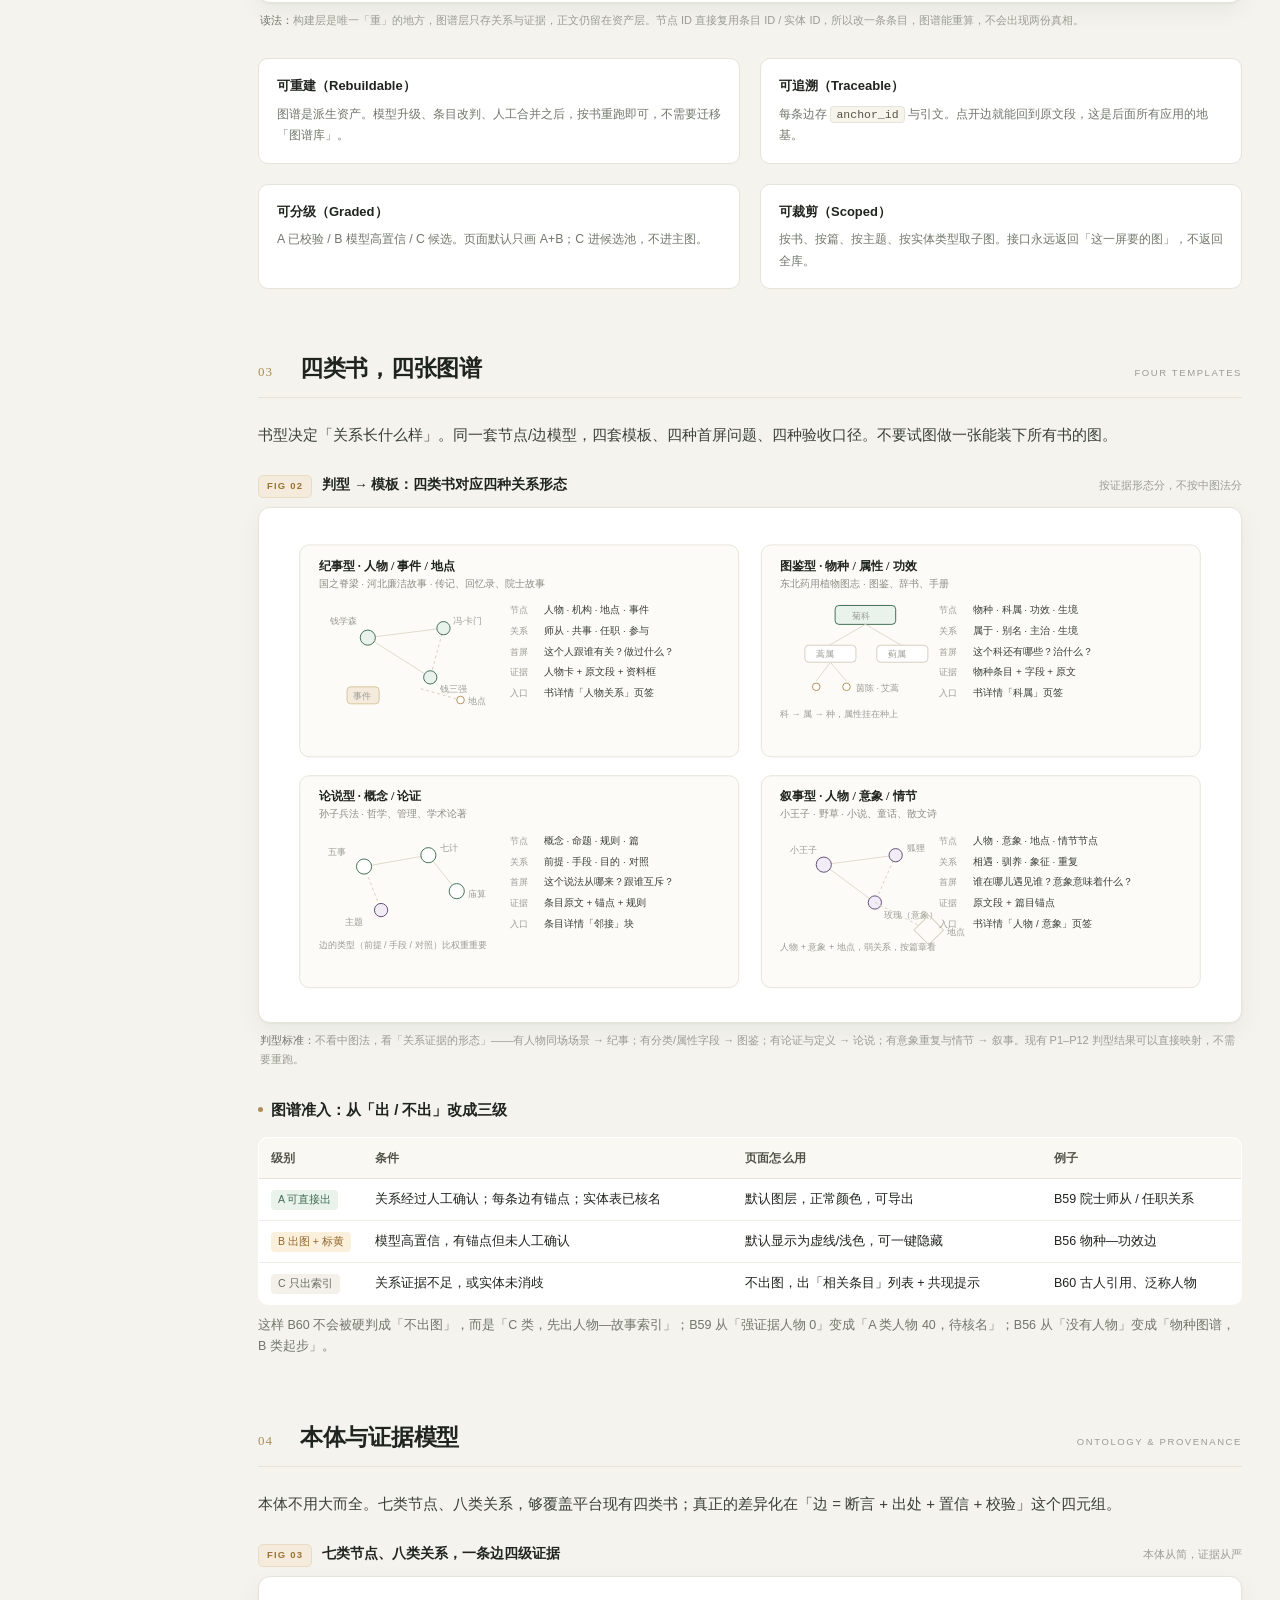
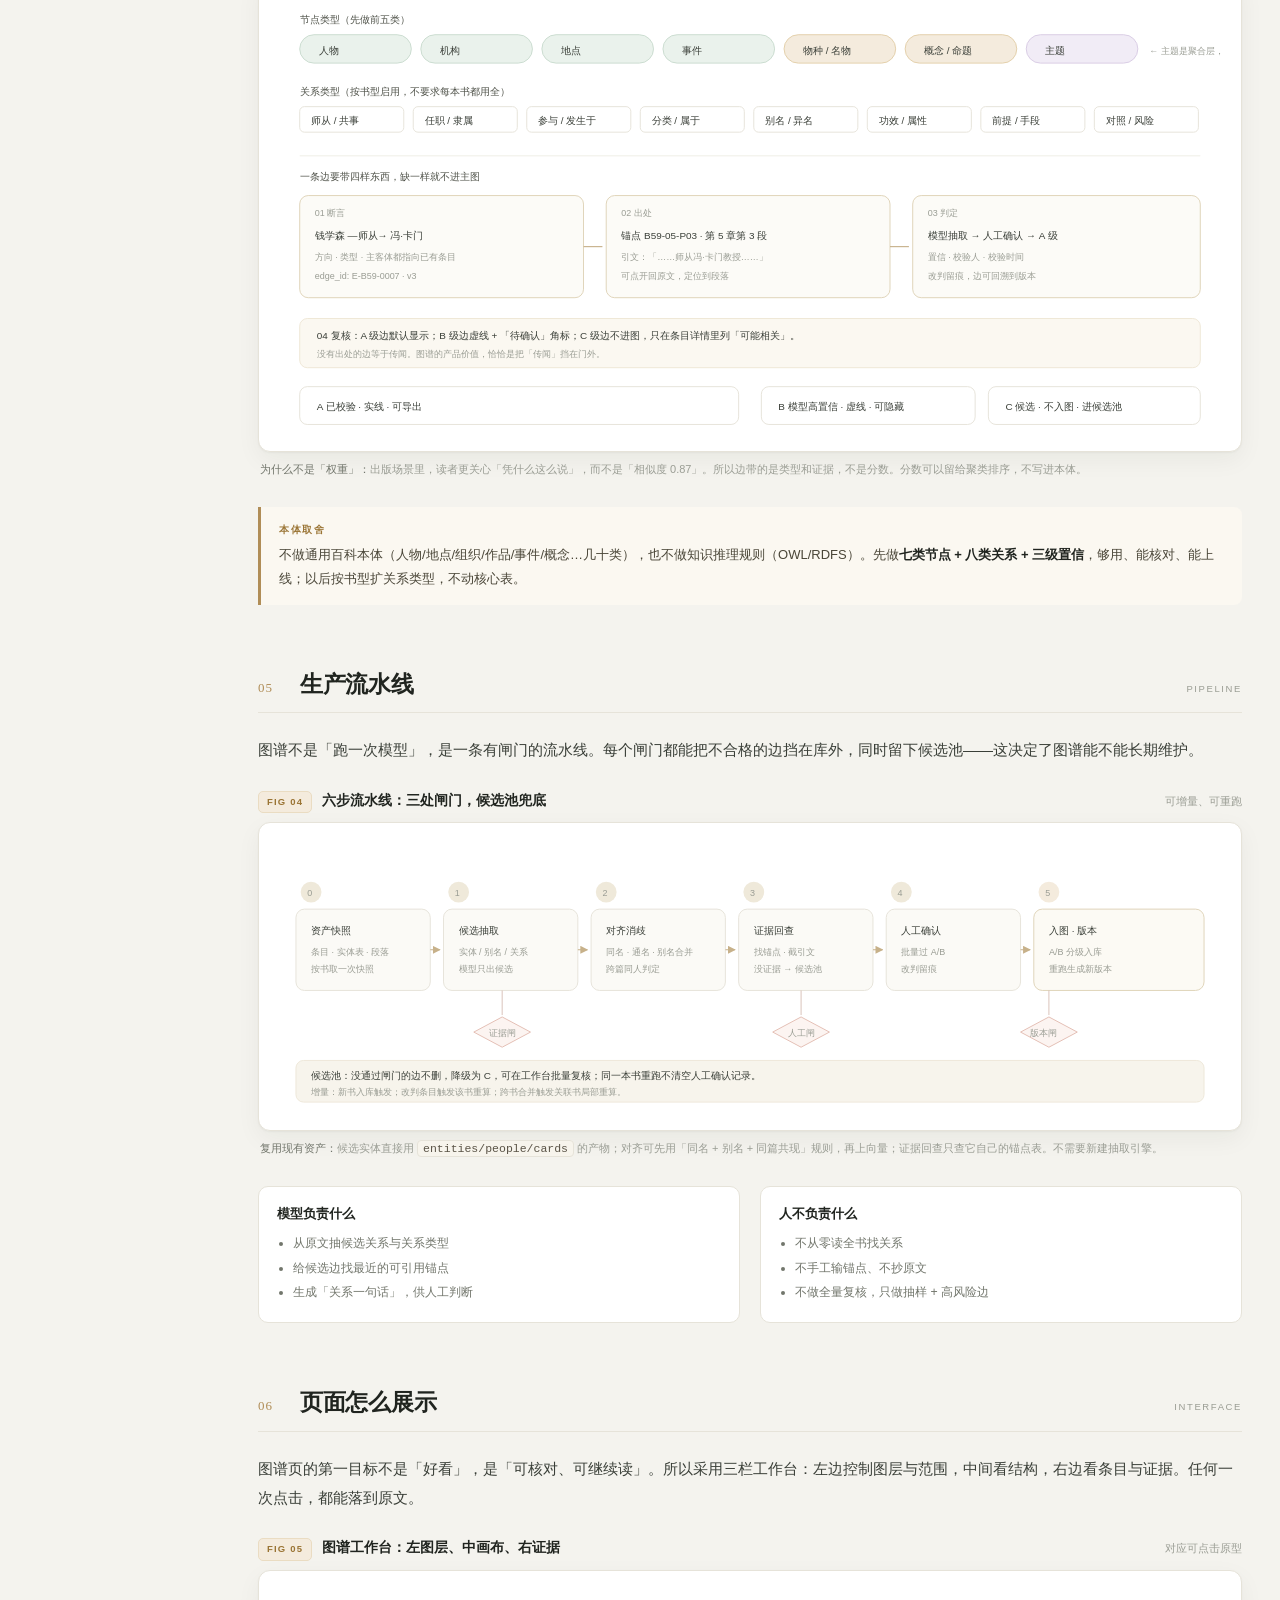
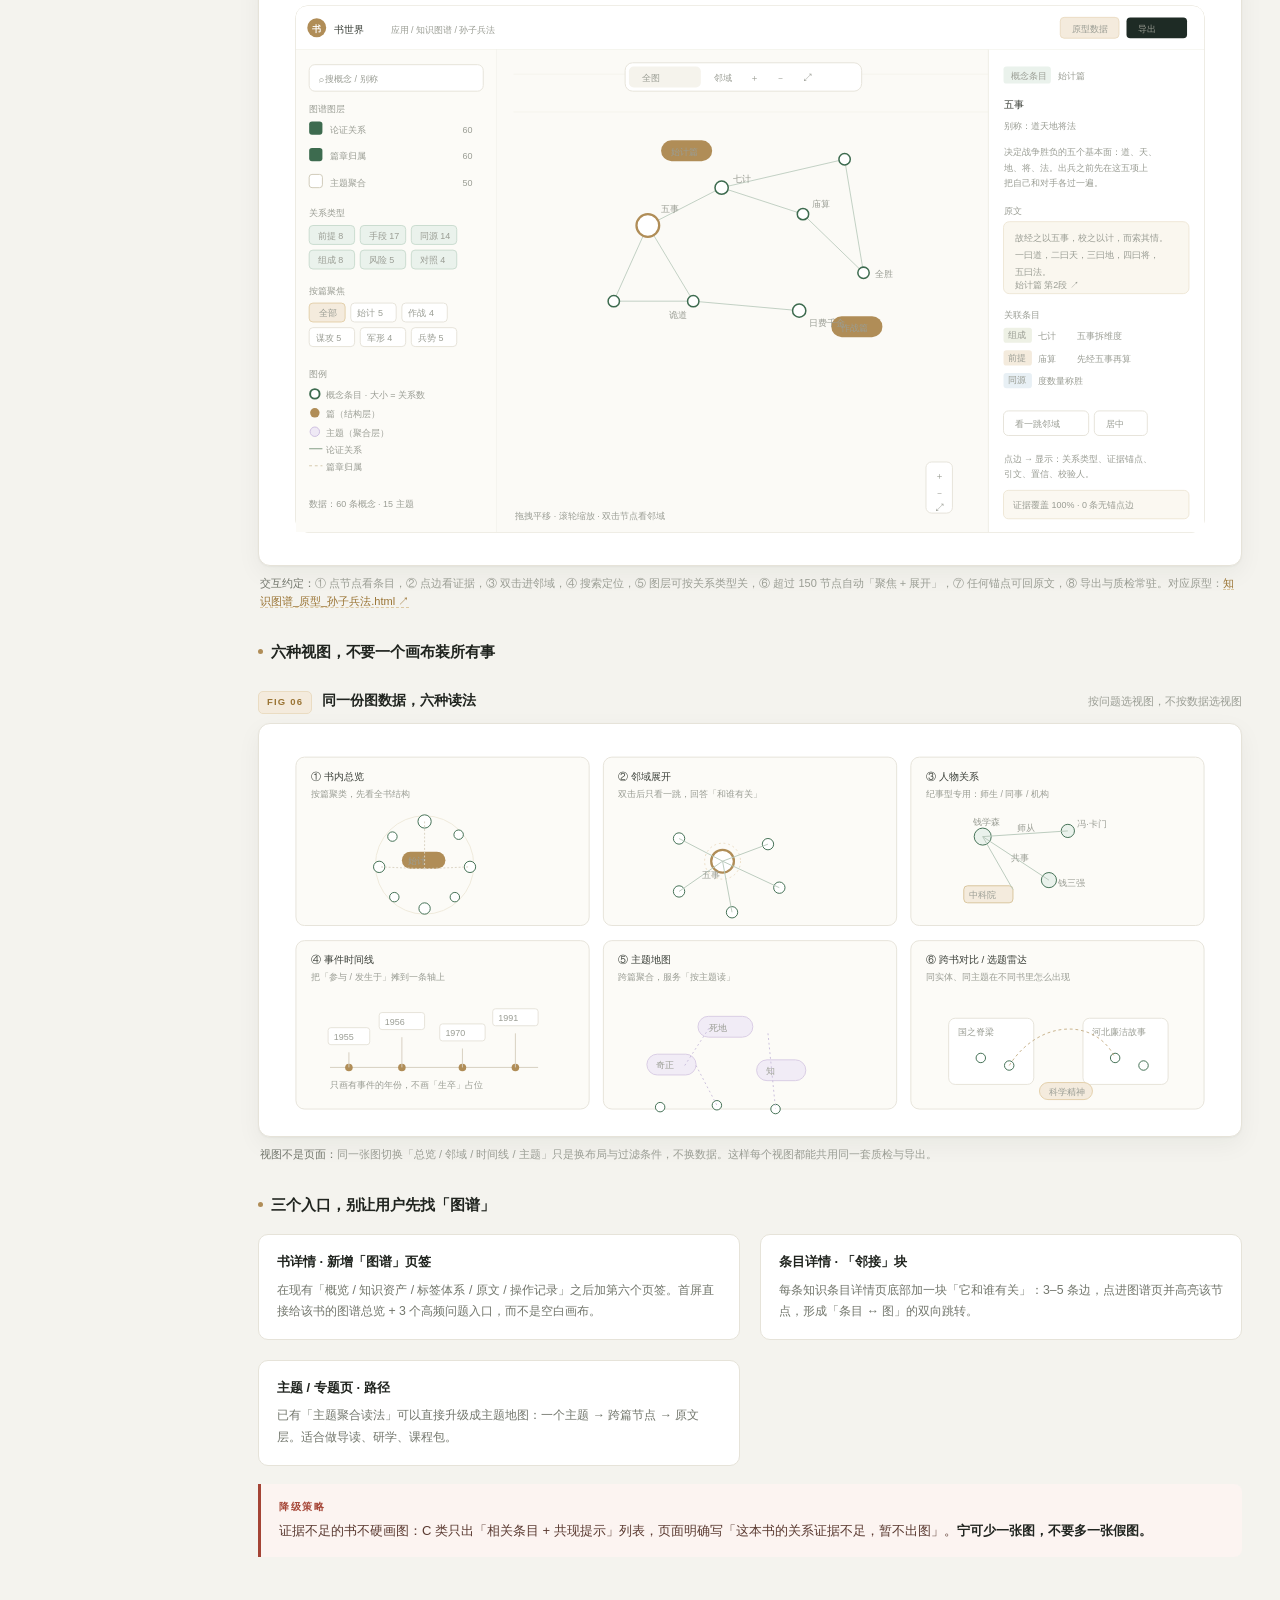
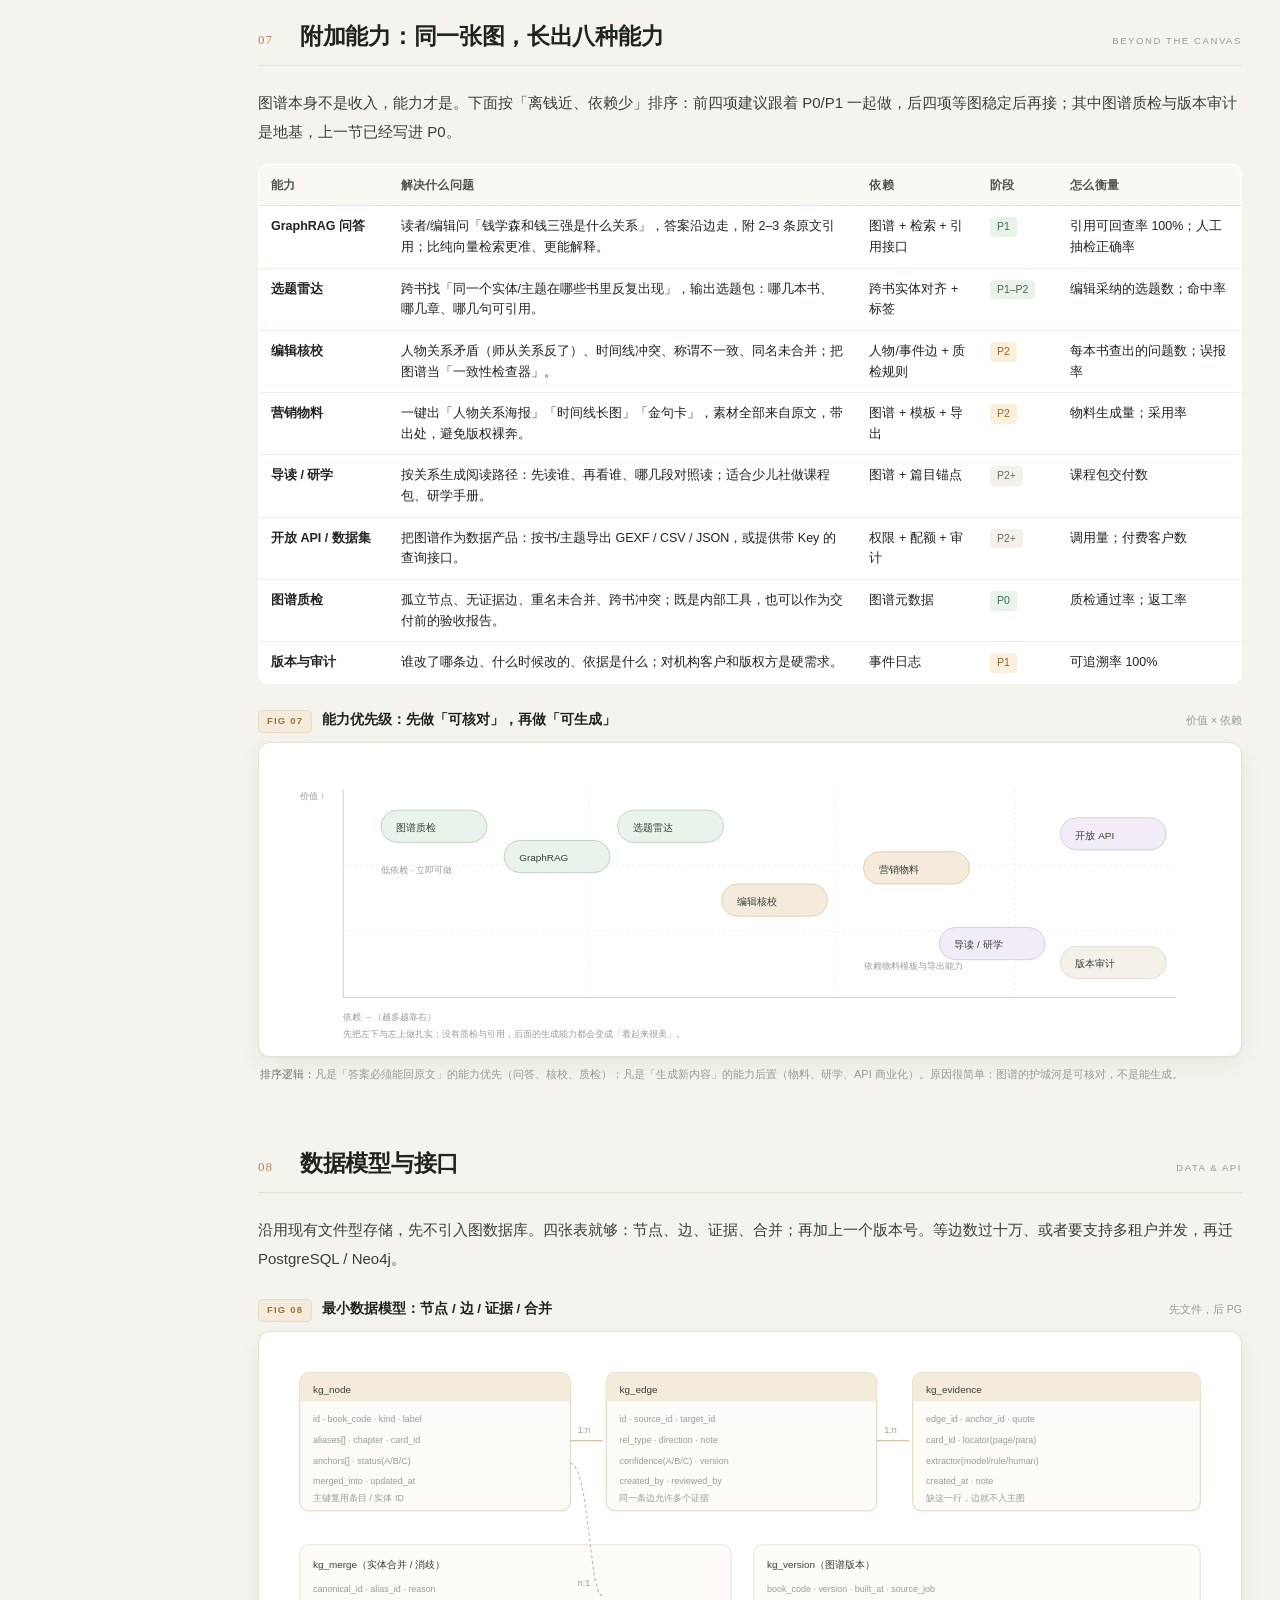
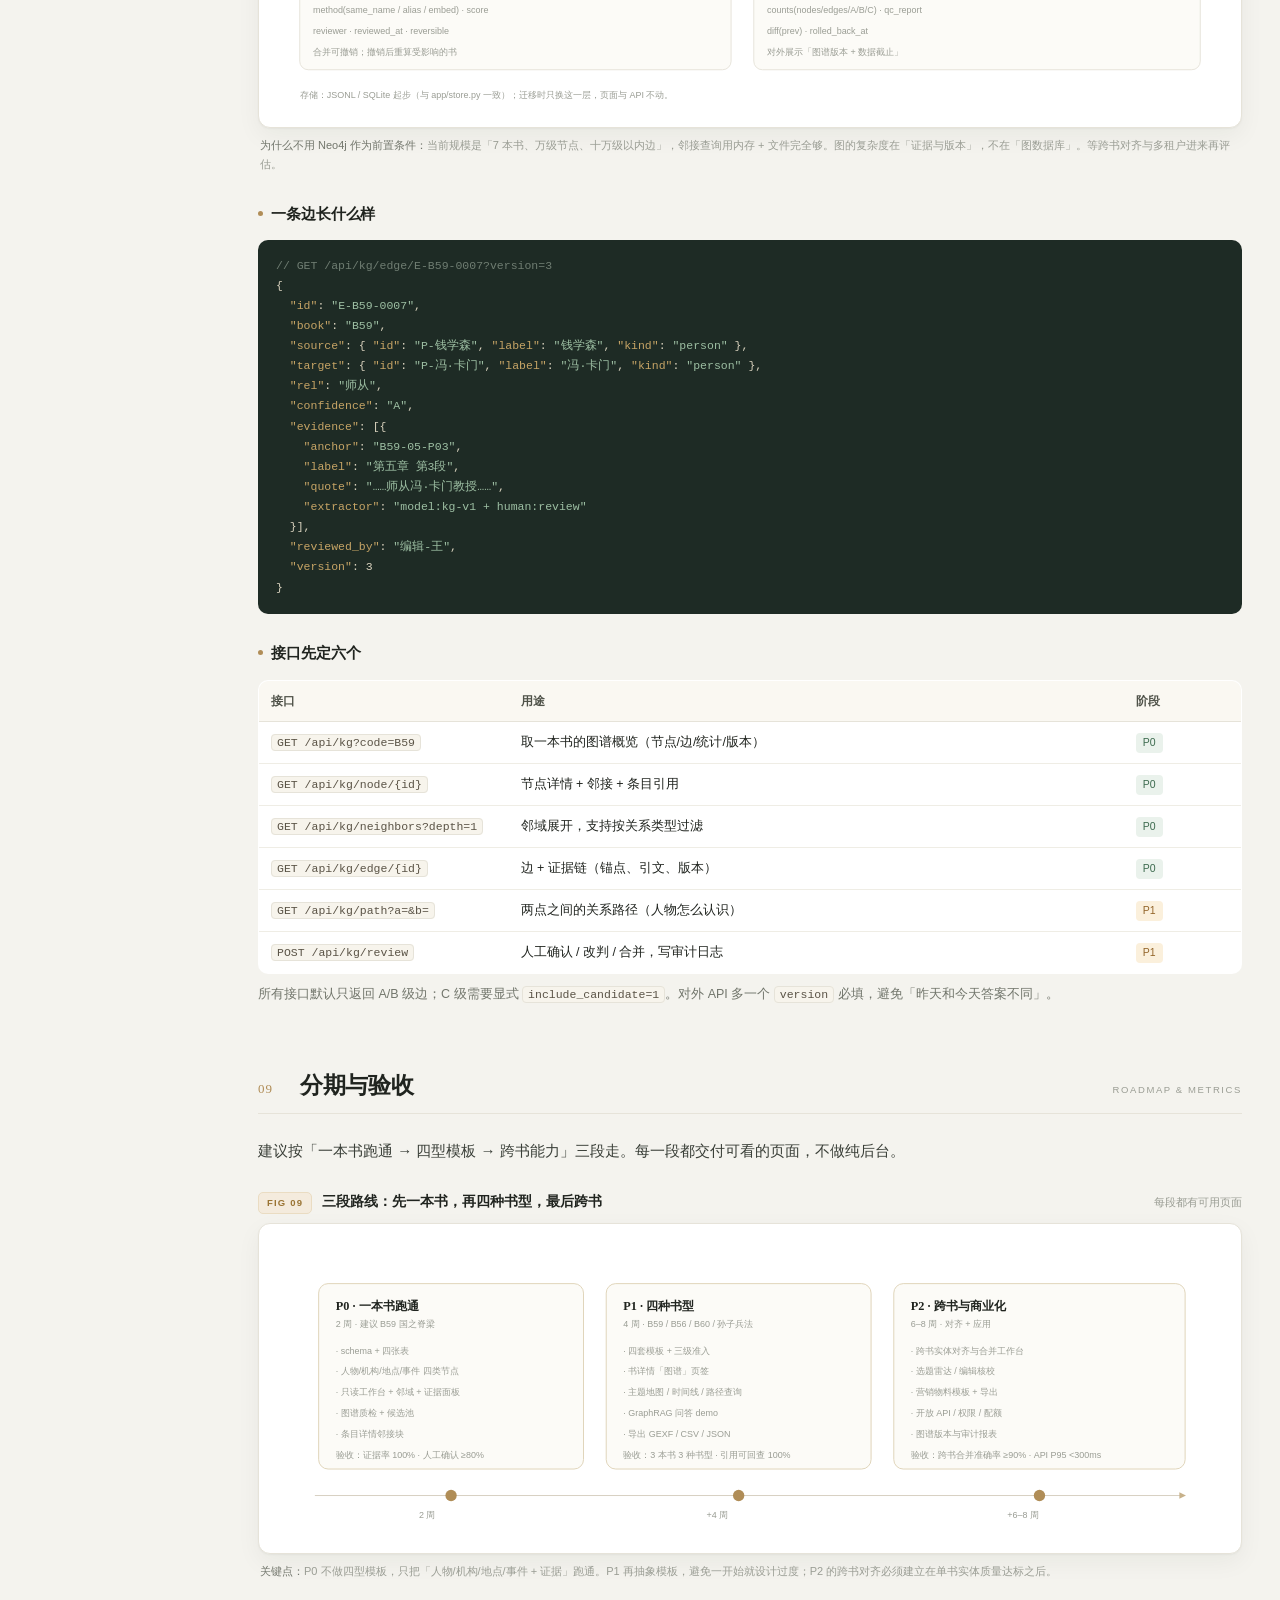
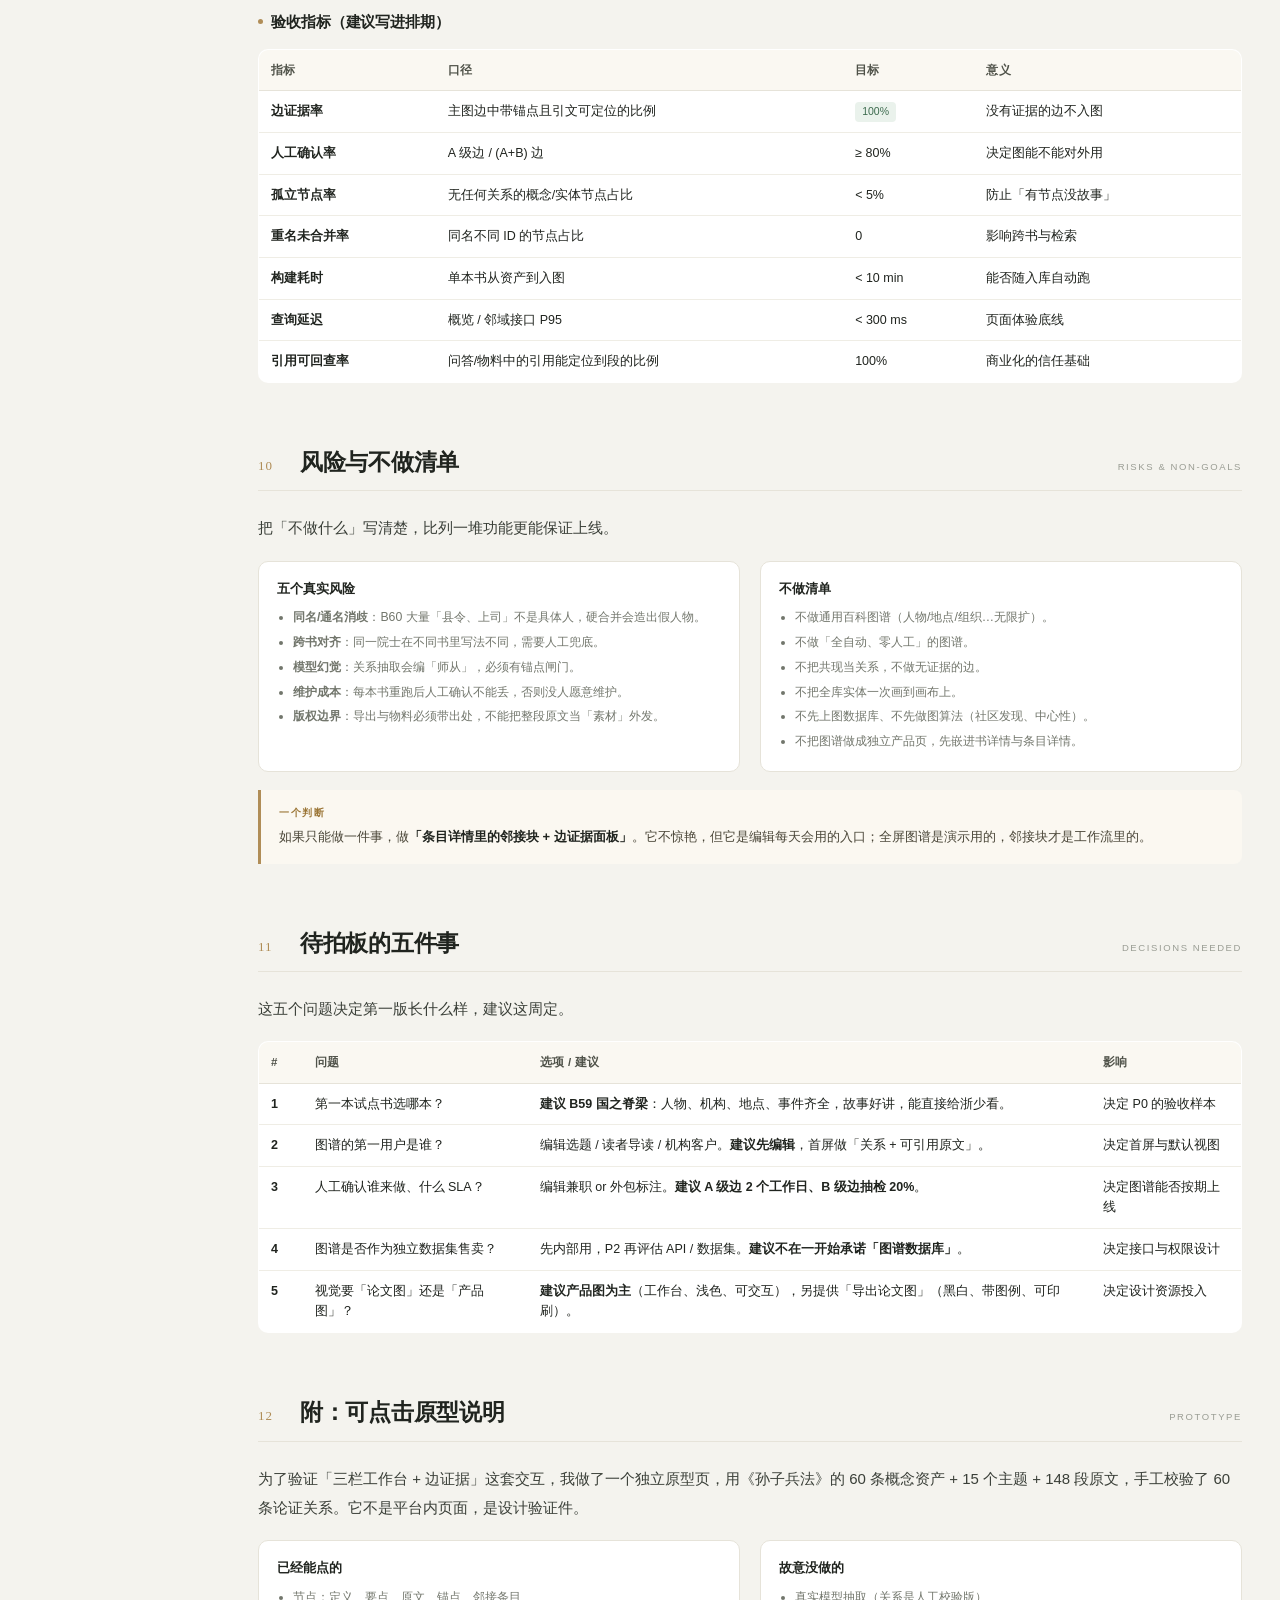
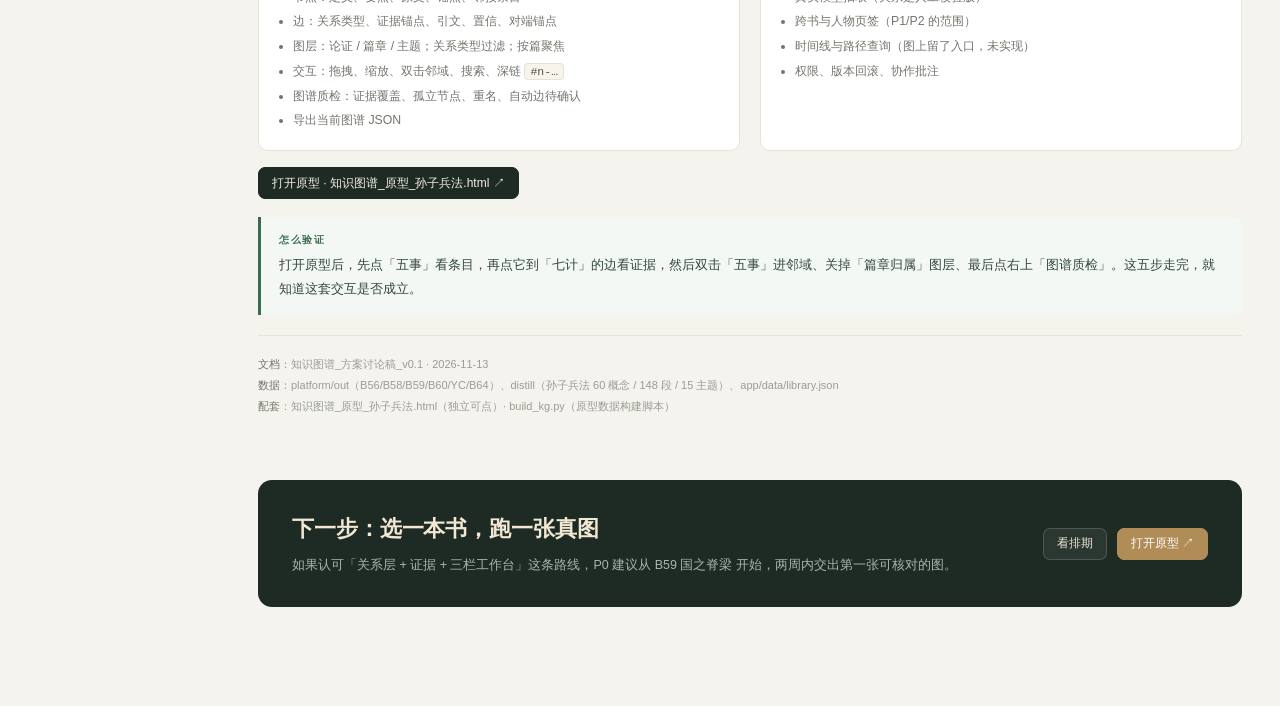
<file: 知识图谱/知识图谱_方案讨论_20261113.html>
<!doctype html>
<html lang="zh-CN">
<head>
<meta charset="utf-8">
<meta name="viewport" content="width=device-width,initial-scale=1">
<title>知识图谱 · 方案讨论稿 v0.1 · 书世界</title>
<style>
:root{
  --bg:#F4F3EE; --panel:#fff; --ink:#20241F; --muted:#72766C; --faint:#9A9D94;
  --line:#E6E3D9; --line2:#EFEDE5; --brand:#1E2B25; --brand2:#2B3B33;
  --gold:#B08D57; --gold2:#9A7434; --gold-soft:#F4EBDD;
  --green:#3D6B4F; --green-soft:#EAF2EC; --amber:#93652A; --amber-soft:#FBF0DC;
  --red:#A44435; --red-soft:#FAECE8; --violet:#5C4A72; --violet-soft:#F1ECF6;
  --shadow:0 1px 2px rgba(28,32,27,.04),0 8px 24px rgba(28,32,27,.05);
  --serif:"Songti SC","Noto Serif SC","Source Han Serif SC",serif;
}
*{box-sizing:border-box;margin:0;padding:0}
html{scroll-behavior:smooth}
body{background:var(--bg);color:var(--ink);font-family:-apple-system,BlinkMacSystemFont,"PingFang SC","Microsoft YaHei","Noto Sans SC",sans-serif;font-size:14px;line-height:1.75;-webkit-font-smoothing:antialiased}
a{color:inherit;text-decoration:none}
::selection{background:#E9DFC9}

/* 顶栏 */
.topbar{position:sticky;top:0;z-index:40;height:56px;background:rgba(255,255,255,.92);backdrop-filter:blur(10px);border-bottom:1px solid var(--line);display:flex;align-items:center;gap:12px;padding:0 28px}
.brand{display:flex;align-items:center;gap:9px}
.brand-mark{width:28px;height:28px;border-radius:7px;background:linear-gradient(145deg,#C7A566,#9A7434);color:#1E2B25;display:flex;align-items:center;justify-content:center;font-family:var(--serif);font-size:16px;font-weight:700}
.brand b{font-family:var(--serif);font-size:17px;letter-spacing:1.6px}
.crumb{font-size:12px;color:var(--muted);display:flex;gap:7px;align-items:center}
.crumb .sep{color:#C9C5B8}
.topbar .right{margin-left:auto;display:flex;align-items:center;gap:9px}
.tag{font-size:10.5px;color:var(--gold2);background:var(--gold-soft);border:1px solid #EADCC2;border-radius:5px;padding:2px 8px;letter-spacing:.3px}
.btn{height:32px;padding:0 13px;border-radius:7px;border:1px solid var(--line);background:#fff;font-size:12px;cursor:pointer;display:inline-flex;align-items:center;gap:6px;color:var(--ink)}
.btn:hover{border-color:#CDB58B;color:var(--gold2)}
.btn.primary{background:var(--brand);border-color:var(--brand);color:#F4EFE1}
.btn.primary:hover{color:#F4EFE1;background:var(--brand2)}

/* Hero */
.hero{background:linear-gradient(160deg,#1E2B25 0%,#243329 55%,#2B3B33 100%);color:#EFE9DB;position:relative;overflow:hidden}
.hero:after{content:"";position:absolute;inset:0;background:radial-gradient(700px 300px at 78% 30%,rgba(176,141,87,.16),transparent 65%);pointer-events:none}
.hero-in{max-width:1290px;margin:0 auto;padding:64px 40px 58px;display:grid;grid-template-columns:1fr 430px;gap:40px;align-items:center;position:relative;z-index:1}
.eyebrow{font-size:10px;letter-spacing:2.2px;color:#C7A566;font-weight:600;text-transform:uppercase;margin-bottom:14px}
.hero h1{font-family:var(--serif);font-size:44px;line-height:1.25;font-weight:700;letter-spacing:1px;color:#F6F1E4}
.hero h1 em{font-style:normal;color:#D8B97E}
.hero .sub{margin-top:16px;font-size:14px;line-height:2;color:#B9C5BA;max-width:620px}
.hero .meta{margin-top:24px;display:flex;gap:10px;flex-wrap:wrap;align-items:center;font-size:11.5px;color:#8F9C90}
.hero .meta span{border:1px solid rgba(255,255,255,.13);border-radius:20px;padding:4px 11px;background:rgba(255,255,255,.03)}
.hero .meta .go{border-color:rgba(216,185,126,.4);color:#E3C995;background:rgba(176,141,87,.1)}
.hero-art{position:relative;height:300px}
.hero-art svg{width:100%;height:100%}
.hero-kpis{max-width:1290px;margin:0 auto;padding:0 40px 34px;display:grid;grid-template-columns:repeat(4,1fr);gap:1px;background:rgba(255,255,255,.09);border-top:1px solid rgba(255,255,255,.09);position:relative;z-index:1}
.hk{background:#1E2B25;padding:18px 22px}
.hk .k{font-size:10px;letter-spacing:1.4px;color:#8F9C90;text-transform:uppercase}
.hk .v{font-family:var(--serif);font-size:30px;color:#F1E7D2;line-height:1.2;margin-top:4px}
.hk .v small{font-size:13px;color:#9AA79B;font-family:inherit;letter-spacing:0}
.hk .d{font-size:10.5px;color:#7E8C80;margin-top:2px}

/* 文档布局 */
.doc{max-width:1290px;margin:0 auto;padding:48px 38px 100px;display:grid;grid-template-columns:176px 1fr;gap:44px;align-items:start}
.toc{position:sticky;top:86px;font-size:12px;border-left:1px solid var(--line);padding-left:0}
.toc .tt{font-size:9.5px;letter-spacing:1.6px;color:var(--faint);text-transform:uppercase;padding-left:16px;margin-bottom:10px}
.toc a{display:block;padding:5px 0 5px 16px;color:var(--muted);border-left:2px solid transparent;margin-left:-1px;line-height:1.5}
.toc a:hover{color:var(--gold2);border-color:#DCC9A4}
.toc a.on{color:var(--ink);border-color:var(--gold);font-weight:600}
.toc .sub{padding-left:30px;font-size:11px;color:#A9ACA2}
.main{min-width:0}

/* 章节 */
.sec{margin-bottom:64px;scroll-margin-top:80px}
.sec-h{display:flex;align-items:baseline;gap:14px;border-bottom:1px solid var(--line);padding-bottom:12px;margin-bottom:22px}
.sec-h .no{font-family:var(--serif);font-size:13px;color:var(--gold);letter-spacing:1px;flex-shrink:0;width:28px}
.sec-h h2{font-size:23px;font-weight:600;letter-spacing:-.3px;line-height:1.35}
.sec-h .en{margin-left:auto;font-size:9.5px;letter-spacing:1.6px;color:var(--faint);text-transform:uppercase;white-space:nowrap;padding-bottom:3px}
.lead{font-size:15px;line-height:1.95;color:#3A3F38;margin-bottom:18px}
p{margin-bottom:14px;color:#3A3F38}
p.note{font-size:12.5px;color:var(--muted)}
h3{font-size:15px;font-weight:600;margin:26px 0 10px;letter-spacing:-.1px}
h3 .dot{display:inline-block;width:5px;height:5px;border-radius:50%;background:var(--gold);vertical-align:3px;margin-right:8px}
strong{font-weight:600;color:var(--ink)}
.hl{background:linear-gradient(transparent 62%,#F1E3C8 62%);padding:0 2px}
.small{font-size:12px;color:var(--muted)}
.mono{font-family:"SF Mono",Menlo,Consolas,monospace;font-size:11.5px;background:#F7F4EC;border:1px solid var(--line);border-radius:4px;padding:1px 5px;color:#5A5346}

/* 结论卡 */
.conclusion{background:#fff;border:1px solid var(--line);border-radius:12px;box-shadow:var(--shadow);overflow:hidden;margin:6px 0 8px}
.conclusion .ch{padding:13px 20px;background:#FAF8F2;border-bottom:1px solid var(--line2);font-size:10px;letter-spacing:1.6px;color:var(--gold2);font-weight:600}
.conclusion ol{list-style:none;counter-reset:c}
.conclusion li{counter-increment:c;display:flex;gap:14px;padding:15px 20px;border-bottom:1px solid var(--line2);font-size:13.5px;line-height:1.8}
.conclusion li:last-child{border-bottom:0}
.conclusion li:before{content:counter(c,decimal-leading-zero);font-family:var(--serif);font-size:12px;color:var(--gold);flex-shrink:0;width:20px;padding-top:2px}
.conclusion li b{display:block;font-size:14px;margin-bottom:2px}
.conclusion li span{color:var(--muted);font-size:12.8px}

/* 提示块 */
.callout{border-left:3px solid var(--gold);background:#FBF8F1;border-radius:0 8px 8px 0;padding:14px 18px;margin:18px 0;font-size:13px;line-height:1.85;color:#4A4638}
.callout b{color:var(--ink)}
.callout.warn{border-color:var(--red);background:#FCF4F1;color:#5A3A31}
.callout.good{border-color:var(--green);background:#F3F8F4;color:#33473A}
.callout .lbl{display:block;font-size:9.5px;letter-spacing:1.5px;font-weight:600;color:var(--gold2);margin-bottom:4px;text-transform:uppercase}
.callout.warn .lbl{color:var(--red)}
.callout.good .lbl{color:var(--green)}

/* 统计 */
.stats{display:grid;grid-template-columns:repeat(4,1fr);gap:10px;margin:18px 0 22px}
.stat{background:#fff;border:1px solid var(--line);border-radius:9px;padding:13px 15px}
.stat .k{font-size:10.5px;color:var(--faint);letter-spacing:.4px}
.stat .v{font-family:var(--serif);font-size:25px;line-height:1.3;margin-top:2px}
.stat .v small{font-family:inherit;font-size:11px;color:var(--faint);letter-spacing:0}
.stat .d{font-size:10.5px;color:var(--muted);margin-top:1px}
.stat.red .v{color:var(--red)}.stat.green .v{color:var(--green)}.stat.gold .v{color:var(--gold2)}

/* 表格 */
.tbl{width:100%;border-collapse:collapse;background:#fff;border:1px solid var(--line);border-radius:10px;overflow:hidden;font-size:12.5px;margin:14px 0 10px}
.tbl th{background:#FAF8F2;text-align:left;font-weight:600;color:#4F5249;padding:10px 12px;border-bottom:1px solid var(--line);font-size:11.5px;letter-spacing:.3px;white-space:nowrap}
.tbl td{padding:10px 12px;border-bottom:1px solid var(--line2);vertical-align:top;line-height:1.65}
.tbl tr:last-child td{border-bottom:0}
.tbl tr:hover td{background:#FCFBF7}
.tbl .b{font-weight:600}
.tbl .faint{color:var(--faint);font-size:11px}
.pill{display:inline-flex;align-items:center;padding:1px 7px;border-radius:4px;font-size:10.5px;line-height:1.7;white-space:nowrap}
.pill.g{background:var(--green-soft);color:var(--green)}
.pill.r{background:var(--red-soft);color:var(--red)}
.pill.a{background:var(--amber-soft);color:var(--amber)}
.pill.v{background:var(--violet-soft);color:var(--violet)}
.pill.n{background:#F3F1EA;color:#666A60}

/* 图示 */
.figure{margin:24px 0 28px}
.figure .fh{display:flex;align-items:baseline;gap:10px;margin-bottom:9px}
.figure .fh .tag{font-size:9.5px;letter-spacing:1.2px;color:var(--gold2);font-weight:600}
.figure .fh h4{font-size:13.5px;font-weight:600}
.figure .fh .r{margin-left:auto;font-size:10.5px;color:var(--faint)}
.fig-body{background:#fff;border:1px solid var(--line);border-radius:12px;box-shadow:var(--shadow);padding:18px 18px 12px;overflow:hidden}
.fig-body svg{width:100%;height:auto;display:block}
.fig-cap{font-size:11px;color:var(--faint);line-height:1.7;margin-top:8px;padding-left:2px}
.fig-cap b{color:var(--muted);font-weight:500}
.d-title{font:600 13px var(--serif);fill:#20241F}
.d-sub{font:10.5px -apple-system,"PingFang SC",sans-serif;fill:#8B8E84}
.d-lbl{font:11px -apple-system,"PingFang SC",sans-serif;fill:#4F5249}
.d-chip{font:10.5px -apple-system,"PingFang SC",sans-serif;fill:#3A3F38}
.d-note{font:9.5px -apple-system,"PingFang SC",sans-serif;fill:#9A9D94}
.d-gold{fill:#B08D57}.d-green{fill:#3D6B4F}.d-violet{fill:#5C4A72}.d-red{fill:#A44435}
.d-line{stroke:#DFD9C8;fill:none;stroke-width:1}
.d-dash{stroke:#D8D0BC;fill:none;stroke-width:1;stroke-dasharray:3 3}
.d-arrow{stroke:#C7B18A;fill:none;stroke-width:1.2}
.d-badge{font:600 9px -apple-system,"PingFang SC",sans-serif;fill:#fff}

/* 两栏内容 */
.cols{display:grid;grid-template-columns:1fr 1fr;gap:20px;margin:16px 0}
.card{background:#fff;border:1px solid var(--line);border-radius:10px;padding:16px 18px}
.card h4{font-size:13px;font-weight:600;margin-bottom:6px}
.card p{font-size:12.3px;color:var(--muted);margin:0}
.card ul{margin:6px 0 0 16px;font-size:12.3px;color:var(--muted);line-height:1.85}
.card li{margin-bottom:2px}

/* 代码 */
pre{background:#1E2B25;color:#D9D2BE;border-radius:10px;padding:16px 18px;overflow:auto;font-family:"SF Mono",Menlo,Consolas,monospace;font-size:11.5px;line-height:1.75;margin:12px 0 16px}
pre .k{color:#C7A566}pre .s{color:#9DBFA3}pre .c{color:#6F7D72}

/* 路线图 HTML 备用 */
.road{display:flex;flex-direction:column;gap:10px;margin:16px 0}
.phase{display:grid;grid-template-columns:96px 1fr;gap:18px;background:#fff;border:1px solid var(--line);border-radius:10px;padding:14px 16px}
.phase .p{font-family:var(--serif);font-size:19px;color:var(--gold);line-height:1.3}
.phase .p small{display:block;font-family:inherit;font-size:10.5px;color:var(--faint);letter-spacing:.4px}
.phase b{font-size:13px;display:block;margin-bottom:3px}
.phase p{font-size:12px;color:var(--muted);margin:0;line-height:1.8}

/* 脚注 */
.foot{border-top:1px solid var(--line);margin-top:20px;padding-top:18px;font-size:11px;color:var(--faint);line-height:1.9}
.foot b{color:var(--muted);font-weight:500}

/* 页尾 CTA */
.cta{background:var(--brand);color:#EFE9DB;border-radius:14px;padding:30px 34px;display:flex;align-items:center;gap:24px;flex-wrap:wrap}
.cta h3{font-family:var(--serif);font-size:22px;color:#F1E7D2;margin:0 0 6px;font-weight:600}
.cta p{color:#A9B5AA;font-size:12.5px;margin:0}
.cta .sp{margin-left:auto;display:flex;gap:10px}
.cta .btn{background:rgba(255,255,255,.06);border-color:rgba(255,255,255,.16);color:#EDE6D5}
.cta .btn.gold{background:var(--gold);border-color:var(--gold);color:#fff}

@media (max-width:1080px){.doc{grid-template-columns:1fr;gap:0;padding:36px 28px 80px}.toc{display:none}.hero-in{grid-template-columns:1fr;padding:46px 28px 40px}.hero-art{display:none}.hero-kpis{padding:0 28px 26px}.stats{grid-template-columns:repeat(2,1fr)}}
@media (max-width:720px){.hero h1{font-size:32px}.cols{grid-template-columns:1fr}.hero-kpis{grid-template-columns:repeat(2,1fr)}.sec-h h2{font-size:20px}.topbar .tag{display:none}}
@media print{.topbar{position:static}.hero{background:#fff;color:#000}.toc{display:none}.doc{grid-template-columns:1fr;padding:0}.fig-body{box-shadow:none}}
</style>
</head>
<body>

<header class="topbar">
  <div class="brand"><div class="brand-mark">书</div><b>书世界</b></div>
  <div class="crumb"><span>应用</span><span class="sep">/</span><span>知识图谱</span><span class="sep">/</span><b>方案讨论稿</b></div>
  <div class="right">
    <span class="tag">v0.1 · 2026-11-13</span>
    <a class="btn" href="#roadmap">看路线图</a>
    <a class="btn primary" href="知识图谱_原型_孙子兵法.html" target="_blank">打开可点击原型 ↗</a>
  </div>
</header>

<section class="hero">
  <div class="hero-in">
    <div>
      <div class="eyebrow">Knowledge Graph · Design Proposal</div>
      <h1>先把「关系层」做对，<br>再谈<em>把图做大</em></h1>
      <p class="sub">知识图谱不该是平台的第五个资料库。它应该长在已有资产上：节点复用知识条目与实体，边是带出处的断言，页面是能回原文的工作台。这份稿子讨论三件事：怎么做、页面怎么展示、还能多长出什么能力。</p>
      <div class="meta">
        <span>讨论稿 · 不是最终排期</span>
        <span>基于 7 本书的真实资产盘点</span>
        <span class="go">附带可点击原型 ↗</span>
      </div>
    </div>
    <div class="hero-art">
      <svg viewBox="0 0 430 300" xmlns="http://www.w3.org/2000/svg" aria-hidden="true">
        <defs>
          <radialGradient id="glow" cx="50%" cy="50%" r="50%">
            <stop offset="0%" stop-color="#B08D57" stop-opacity=".35"/>
            <stop offset="100%" stop-color="#B08D57" stop-opacity="0"/>
          </radialGradient>
        </defs>
        <circle cx="215" cy="150" r="140" fill="url(#glow)"/>
        <g stroke="#B08D57" stroke-opacity=".42" stroke-width="1">
          <line x1="215" y1="150" x2="110" y2="82"/><line x1="215" y1="150" x2="330" y2="88"/>
          <line x1="215" y1="150" x2="88" y2="196"/><line x1="215" y1="150" x2="318" y2="208"/>
          <line x1="215" y1="150" x2="196" y2="236"/><line x1="215" y1="150" x2="242" y2="52"/>
          <line x1="110" y1="82" x2="56" y2="132"/><line x1="330" y1="88" x2="372" y2="146"/>
          <line x1="88" y1="196" x2="140" y2="244"/><line x1="318" y1="208" x2="362" y2="182"/>
          <line x1="196" y1="236" x2="140" y2="244"/><line x1="242" y1="52" x2="330" y2="88"/>
          <line x1="56" y1="132" x2="88" y2="196"/><line x1="372" y1="146" x2="318" y2="208"/>
        </g>
        <g fill="#EFE9DB">
          <circle cx="215" cy="150" r="13" fill="#C7A566"/>
          <circle cx="110" cy="82" r="7"/><circle cx="330" cy="88" r="8"/><circle cx="88" cy="196" r="6"/>
          <circle cx="318" cy="208" r="7"/><circle cx="196" cy="236" r="5"/><circle cx="242" cy="52" r="6"/>
        </g>
        <g fill="none" stroke="#EFE9DB" stroke-opacity=".55">
          <circle cx="56" cy="132" r="4"/><circle cx="372" cy="146" r="4"/><circle cx="140" cy="244" r="4"/><circle cx="362" cy="182" r="4"/>
        </g>
        <g font-family="-apple-system,PingFang SC,sans-serif" font-size="10" fill="#D8CDB5">
          <text x="232" y="146">概念</text>
          <text x="70" y="70">人物</text><text x="342" y="78">机构</text>
          <text x="40" y="214">地点</text><text x="330" y="228">事件</text>
          <text x="252" y="44">主题</text>
        </g>
        <g font-family="-apple-system,PingFang SC,sans-serif" font-size="9" fill="#8F9C90">
          <text x="150" y="110">师从</text><text x="272" y="110">任职</text><text x="130" y="184">发生地</text><text x="270" y="190">参与</text>
        </g>
      </svg>
    </div>
  </div>
  <div class="hero-kpis">
    <div class="hk"><div class="k">在库图书</div><div class="v">7 <small>本</small></div><div class="d">其中 5 本已有实体/条目产出</div></div>
    <div class="hk"><div class="k">现在能出图谱</div><div class="v" style="color:#E0A48F">0 <small>/ 7</small></div><div class="d">判定口径只有「人物关系图」一种</div></div>
    <div class="hk"><div class="k">建议图谱模板</div><div class="v">4 <small>类</small></div><div class="d">纪事 / 图鉴 / 论说 / 叙事</div></div>
    <div class="hk"><div class="k">原型的边证据覆盖</div><div class="v">100<small>%</small></div><div class="d">60 条论证边 · 60 条概念 · 13 篇</div></div>
  </div>
</section>

<div class="doc">
  <nav class="toc">
    <div class="tt">目录</div>
    <a href="#s0" class="on">结论先行</a>
    <a href="#s1">01 现状：资产够，关系缺</a>
    <a href="#s2">02 定位：图谱是关系层</a>
    <a href="#s3">03 四类书，四张图谱</a>
    <a href="#s4">04 本体与证据模型</a>
    <a href="#s5">05 生产流水线</a>
    <a href="#s6">06 页面怎么展示</a>
    <a href="#s7">07 附加能力</a>
    <a href="#s8">08 数据模型与接口</a>
    <a href="#s9">09 分期与验收</a>
    <a href="#s10">10 风险与不做清单</a>
    <a href="#s11">11 待拍板的五件事</a>
    <a href="#s12" class="sub">附：原型说明</a>
  </nav>

  <main class="main">

    <section class="sec" id="s0">
      <div class="sec-h"><span class="no">00</span><h2>结论先行</h2><span class="en">TL;DR</span></div>
      <p class="lead">如果只记五句话，记这五句。</p>
      <div class="conclusion">
        <ol>
          <li><div><b>图谱不是第五个库，是资产上的「关系层」</b><span>节点直接用已有的知识条目 / 人物 / 实体，边是「带出处的断言」：每条边必须能回到原文锚点。不另建一套数据，图谱可随时重建。</span></div></li>
          <li><div><b>现在 7 本书、0 本可出图，不是数据不够，是问法错了</b><span>系统问的是「能不能出人物关系图」。B59 有 40 个人物、46 条知识条目，仍被判「不出图」。应该改问：这本书的关系在哪一层、证据密度够不够。</span></div></li>
          <li><div><b>按书型出四张图，不做一张万能图</b><span>纪事型出「人物 · 事件 · 地点」，图鉴型出「物种 · 属性 · 功效」，论说型出「概念 · 论证」，叙事型出「人物 · 意象 · 情节」。图谱模板跟着判型走。</span></div></li>
          <li><div><b>页面不做全屏毛线球，做三栏工作台</b><span>左图层、中画布、右证据；入口放在书详情页签、条目详情邻接、主题页。默认按篇/主题聚类，超过 150 个节点就「聚焦 + 展开」，不一次画全。</span></div></li>
          <li><div><b>先做「可核对」，再做「可生成」</b><span>GraphRAG 问答、选题雷达、编辑核校、营销物料、开放 API，全都从同一张带证据的图出发；没有证据的边不进图。</span></div></li>
        </ol>
      </div>
      <div class="callout good"><span class="lbl">一句话</span>图谱的价值不在画得好看，而在<b>每条边都能回到原文</b>。这是出版机构和通用大模型公司做图谱最大的区别，也是我们最该守住的东西。</div>
      <div class="callout"><span class="lbl">落地进展 · 2026-11-14</span>平台已在「数据资产」与「应用中心」之间加入独立入口<b>知识图谱</b>（<a href="http://127.0.0.1:8942/#/kg" target="_blank" style="color:#9A7434;border-bottom:1px dashed #DCC9A4">#/kg</a>）。已建七张：B59 国之脊梁、B58 小王子、B60 河北廉洁故事，以及 B56 图鉴、B64 十年非梦、B66 乡土中国、YC 野草；后四本用通用结构图保证每本书都有图，后续再按书型提质。页面已按商用深色图谱重构：<b>不再向客户暴露建图决策</b>，只让客户选择显示什么；系统按书决定能出什么图。</div>
    </section>

    <section class="sec" id="s1">
      <div class="sec-h"><span class="no">01</span><h2>现状：资产够，关系缺</h2><span class="en">Where we are</span></div>
      <p class="lead">先把家底摊开。平台里已经有 7 本书，5 本有结构化产出：条目、人物表、实体表、段落锚点都在。真正缺的不是「节点」，是节点之间的「关系」和一套按书型区分的准入标准。</p>

      <div class="stats">
        <div class="stat"><div class="k">B56 植物图志</div><div class="v">13,363 <small>实体</small></div><div class="d">574 条目 · 880 段 · 图鉴型</div></div>
        <div class="stat"><div class="k">B59 国之脊梁</div><div class="v">40 <small>人物</small></div><div class="d">46 条目 · 395 段 · 纪事型</div></div>
        <div class="stat"><div class="k">B60 河北廉洁故事</div><div class="v">37 <small>人物</small></div><div class="d">480 段 · 纪事型</div></div>
        <div class="stat red"><div class="k">现判定可出图</div><div class="v">0 <small>/ 7 本</small></div><div class="d">全部落在「不出图」</div></div>
      </div>

      <table class="tbl">
        <thead><tr><th>书</th><th>书型</th><th>已有资产</th><th>现在判定</th><th>建议图谱</th><th>首屏该回答的问题</th></tr></thead>
        <tbody>
          <tr><td class="b">国之脊梁</td><td><span class="pill a">P12 纪事型</span></td><td>40 人物 · 46 条目 · 395 段</td><td><span class="pill r">不出</span><div class="faint">强证据人物 0 / 需 ≥6</div></td><td>人物 · 机构 · 地点 · 事件</td><td>这个人跟谁有关？他做过什么？</td></tr>
          <tr><td class="b">中国东北药用植物图志</td><td><span class="pill a">P11 图鉴型</span></td><td>13,363 实体 · 574 条目 · 880 段</td><td><span class="pill r">不出</span><div class="faint">人物口径不适用</div></td><td>物种 · 科属 · 别名 · 功效 · 生境</td><td>这个科还有哪些？这味药治什么？</td></tr>
          <tr><td class="b">河北廉洁故事</td><td><span class="pill a">P12 纪事型</span></td><td>37 人物 · 480 段</td><td><span class="pill r">不出</span><div class="faint">场景密度 0.02 / 需 ≥0.38</div></td><td>人物 · 事件 · 主题 · 朝代</td><td>这个人因何被记住？同类故事还有哪些？</td></tr>
          <tr><td class="b">小王子</td><td><span class="pill v">P4 叙事型</span></td><td>8 条目 · 112 段</td><td><span class="pill r">不出</span><div class="faint">人物证据不足</div></td><td>人物 · 意象 · 地点 · 情节节点</td><td>谁在哪儿遇见了谁？玫瑰意味着什么？</td></tr>
          <tr><td class="b">野草</td><td><span class="pill n">P6 散文型</span></td><td>82 条目 · 208 段</td><td><span class="pill r">不出</span><div class="faint">人物表证据弱</div></td><td>意象 · 篇目 · 主题（弱图，先出索引）</td><td>同一意象在哪些篇里反复出现？</td></tr>
        </tbody>
      </table>
      <p class="note">数据来自 <span class="mono">platform/out/*/book.json</span>、<span class="mono">people.jsonl</span>、<span class="mono">entities.jsonl</span>、<span class="mono">cards.jsonl</span>。B56 的 13,363 个实体是实体表，不等于图谱节点——真正能进图的，是「可讲述、有关系、有证据」的那部分。</p>

      <div class="callout warn"><span class="lbl">关键发现</span>现有「图谱判定」是<b>一个口径打所有书</b>：对白归属、同场密度、强证据人物——这套标准是为叙事类设计的。拿它判纪事型，会漏掉 40 个人物的关系网；拿它判图鉴型，会得出「没有人物所以不出图」；拿它判论说型，根本无从判起。<b>不是要放宽阈值，是要按书型换判据。</b></div>

      <h3><span class="dot"></span>为什么现在不合适直接画图</h3>
      <div class="cols">
        <div class="card"><h4>节点会爆炸</h4><p>B56 有一万三千多个实体。全画出来既看不清，也没法用。图谱节点应当只收「有关系、值得讲」的实体，其余留作属性或索引。</p></div>
        <div class="card"><h4>边没有出处</h4><p>现有实体表是「出现在哪一段」，不是「和谁是什么关系」。把共现当关系，会得到一张看似丰富、实际不可核对的图。</p></div>
        <div class="card"><h4>没有准入标准</h4><p>只有「可出 / 不出」两档。缺 B 类（模型候选、标黄）和 C 类（只出关系索引）的中间态，导致要么不敢做，要么做出来不敢用。</p></div>
        <div class="card"><h4>没有页面承载</h4><p>应用中心里图谱还是一个待接入卡片。书详情五个页签里也没有它的位置，做出来只能是一个孤立的演示页。</p></div>
      </div>
    </section>

    <section class="sec" id="s2">
      <div class="sec-h"><span class="no">02</span><h2>定位：图谱是资产上的「关系层」</h2><span class="en">Positioning</span></div>
      <p class="lead">把图谱放在正确的位置，后面所有决策都会变简单：它不拥有数据，只引用数据；它不替代条目，只连接条目；它随时可以重建，所以不怕模型升级。</p>

      <div class="figure">
        <div class="fh"><span class="tag">FIG 01</span><h4>四层架构：图谱长在资产上，不另起一套</h4><span class="r">复用优先</span></div>
        <div class="fig-body">
          <svg viewBox="0 0 1000 344" xmlns="http://www.w3.org/2000/svg">
            <defs>
              <marker id="a1" viewBox="0 0 8 8" refX="7" refY="4" markerWidth="7" markerHeight="7" orient="auto"><path d="M0,0 L8,4 L0,8 z" fill="#C7B18A"/></marker>
            </defs>
            <g>
              <rect x="24" y="28" width="212" height="240" rx="10" fill="#FBFAF6" stroke="#E6E3D9"/>
              <rect x="24" y="28" width="212" height="42" rx="10" fill="#F5F1E6"/>
              <rect x="24" y="58" width="212" height="12" fill="#F5F1E6"/>
              <text x="42" y="48" class="d-title">01 资产层</text><text x="42" y="62" class="d-note">已经跑通，不改结构</text>
              <g>
                <rect x="42" y="88" width="176" height="26" rx="6" fill="#fff" stroke="#E6E3D9"/><text x="54" y="105" class="d-chip">图书档案 · 判型</text>
                <rect x="42" y="122" width="176" height="26" rx="6" fill="#fff" stroke="#E6E3D9"/><text x="54" y="139" class="d-chip">知识条目 · 三级精度</text>
                <rect x="42" y="156" width="176" height="26" rx="6" fill="#fff" stroke="#E6E3D9"/><text x="54" y="173" class="d-chip">人物 / 实体表</text>
                <rect x="42" y="190" width="176" height="26" rx="6" fill="#fff" stroke="#E6E3D9"/><text x="54" y="207" class="d-chip">标签体系</text>
                <rect x="42" y="224" width="176" height="26" rx="6" fill="#fff" stroke="#E6E3D9"/><text x="54" y="241" class="d-chip">段落 · 原文锚点</text>
              </g>
            </g>
            <g>
              <rect x="272" y="28" width="212" height="240" rx="10" fill="#FBFAF6" stroke="#E6E3D9"/>
              <rect x="272" y="28" width="212" height="42" rx="10" fill="#F5F1E6"/>
              <rect x="272" y="58" width="212" height="12" fill="#F5F1E6"/>
              <text x="290" y="48" class="d-title">02 构建层</text><text x="290" y="62" class="d-note">离线跑，按需重算</text>
              <g>
                <rect x="290" y="88" width="176" height="26" rx="6" fill="#fff" stroke="#E6E3D9"/><text x="302" y="105" class="d-chip">候选实体 / 别名</text>
                <rect x="290" y="122" width="176" height="26" rx="6" fill="#fff" stroke="#E6E3D9"/><text x="302" y="139" class="d-chip">关系抽取（模型）</text>
                <rect x="290" y="156" width="176" height="26" rx="6" fill="#fff" stroke="#E6E3D9"/><text x="302" y="173" class="d-chip">对齐 / 消歧 / 合并</text>
                <rect x="290" y="190" width="176" height="26" rx="6" fill="#fff" stroke="#E6E3D9"/><text x="302" y="207" class="d-chip">证据回查 · 锚点</text>
                <rect x="290" y="224" width="176" height="26" rx="6" fill="#fff" stroke="#E6E3D9"/><text x="302" y="241" class="d-chip">人工确认 · 版本</text>
              </g>
            </g>
            <g>
              <rect x="520" y="28" width="212" height="240" rx="10" fill="#FCFAF4" stroke="#DFD3B8" stroke-width="1.2"/>
              <rect x="520" y="28" width="212" height="42" rx="10" fill="#F4EBDD"/>
              <rect x="520" y="58" width="212" height="12" fill="#F4EBDD"/>
              <text x="538" y="48" class="d-title">03 图谱层</text><text x="538" y="62" class="d-note">只存关系，不复制正文</text>
              <g>
                <rect x="538" y="88" width="176" height="26" rx="6" fill="#fff" stroke="#E3D6BC"/><text x="550" y="105" class="d-chip">节点 · 复用条目 ID</text>
                <rect x="538" y="122" width="176" height="26" rx="6" fill="#fff" stroke="#E3D6BC"/><text x="550" y="139" class="d-chip">边 · 类型 + 方向</text>
                <rect x="538" y="156" width="176" height="26" rx="6" fill="#fff" stroke="#E3D6BC"/><text x="550" y="173" class="d-chip">证据 · 锚点 + 引文</text>
                <rect x="538" y="190" width="176" height="26" rx="6" fill="#fff" stroke="#E3D6BC"/><text x="550" y="207" class="d-chip">置信 A / B / C</text>
                <rect x="538" y="224" width="176" height="26" rx="6" fill="#fff" stroke="#E3D6BC"/><text x="550" y="241" class="d-chip">质检 · 版本 · 审计</text>
              </g>
            </g>
            <g>
              <rect x="768" y="28" width="208" height="240" rx="10" fill="#FBFAF6" stroke="#E6E3D9"/>
              <rect x="768" y="28" width="208" height="42" rx="10" fill="#F5F1E6"/>
              <rect x="768" y="58" width="208" height="12" fill="#F5F1E6"/>
              <text x="786" y="48" class="d-title">04 应用层</text><text x="786" y="62" class="d-note">只读接口，各自消费</text>
              <g>
                <rect x="786" y="88" width="172" height="26" rx="6" fill="#fff" stroke="#E6E3D9"/><text x="798" y="105" class="d-chip">图谱工作台</text>
                <rect x="786" y="122" width="172" height="26" rx="6" fill="#fff" stroke="#E6E3D9"/><text x="798" y="139" class="d-chip">GraphRAG 问答</text>
                <rect x="786" y="156" width="172" height="26" rx="6" fill="#fff" stroke="#E6E3D9"/><text x="798" y="173" class="d-chip">选题雷达</text>
                <rect x="786" y="190" width="172" height="26" rx="6" fill="#fff" stroke="#E6E3D9"/><text x="798" y="207" class="d-chip">编辑核校 · 物料</text>
                <rect x="786" y="224" width="172" height="26" rx="6" fill="#fff" stroke="#E6E3D9"/><text x="798" y="241" class="d-chip">开放 API / 数据集</text>
              </g>
            </g>
            <g stroke="#C7B18A" stroke-width="1.2" fill="none" marker-end="url(#a1)">
              <line x1="238" y1="148" x2="266" y2="148"/><line x1="486" y1="148" x2="514" y2="148"/><line x1="734" y1="148" x2="762" y2="148"/>
            </g>
            <g>
              <rect x="24" y="290" width="952" height="34" rx="8" fill="#F4EBDD" stroke="#EADCC2"/>
              <text x="42" y="311" class="d-lbl" fill="#7A5A26">统一资产接口：/api/books · /api/book/cards · /api/search · /api/kg —— 图谱与问答、物料、API 共用同一套口径</text>
            </g>
          </svg>
        </div>
        <div class="fig-cap"><b>读法：</b>构建层是唯一「重」的地方，图谱层只存关系与证据，正文仍留在资产层。节点 ID 直接复用条目 ID / 实体 ID，所以改一条条目，图谱能重算，不会出现两份真相。</div>
      </div>

      <div class="cols">
        <div class="card"><h4>可重建（Rebuildable）</h4><p>图谱是派生资产。模型升级、条目改判、人工合并之后，按书重跑即可，不需要迁移「图谱库」。</p></div>
        <div class="card"><h4>可追溯（Traceable）</h4><p>每条边存 <span class="mono">anchor_id</span> 与引文。点开边就能回到原文段，这是后面所有应用的地基。</p></div>
        <div class="card"><h4>可分级（Graded）</h4><p>A 已校验 / B 模型高置信 / C 候选。页面默认只画 A+B；C 进候选池，不进主图。</p></div>
        <div class="card"><h4>可裁剪（Scoped）</h4><p>按书、按篇、按主题、按实体类型取子图。接口永远返回「这一屏要的图」，不返回全库。</p></div>
      </div>
    </section>

    <section class="sec" id="s3">
      <div class="sec-h"><span class="no">03</span><h2>四类书，四张图谱</h2><span class="en">Four templates</span></div>
      <p class="lead">书型决定「关系长什么样」。同一套节点/边模型，四套模板、四种首屏问题、四种验收口径。不要试图做一张能装下所有书的图。</p>

      <div class="figure">
        <div class="fh"><span class="tag">FIG 02</span><h4>判型 → 模板：四类书对应四种关系形态</h4><span class="r">按证据形态分，不按中图法分</span></div>
        <div class="fig-body">
          <svg viewBox="0 0 1000 512" xmlns="http://www.w3.org/2000/svg">
            <defs><marker id="a2" viewBox="0 0 8 8" refX="7" refY="4" markerWidth="6" markerHeight="6" orient="auto"><path d="M0,0 L8,4 L0,8 z" fill="#9DB3A1"/></marker></defs>
            <!-- card 1 -->
            <g>
              <rect x="24" y="20" width="464" height="224" rx="10" fill="#FCFBF7" stroke="#E6E3D9"/>
              <text x="44" y="46" class="d-title">纪事型 · 人物 / 事件 / 地点</text>
              <text x="44" y="64" class="d-sub">国之脊梁 · 河北廉洁故事 · 传记、回忆录、院士故事</text>
              <g transform="translate(44,84)">
                <line x1="52" y1="34" x2="132" y2="24" class="d-line"/><line x1="52" y1="34" x2="118" y2="76" class="d-line"/>
                <line x1="132" y1="24" x2="118" y2="76" class="d-dash"/>
                <circle cx="52" cy="34" r="8" fill="#EAF2EC" stroke="#3D6B4F"/><text x="12" y="20" class="d-note">钱学森</text>
                <circle cx="132" cy="24" r="7" fill="#EAF2EC" stroke="#3D6B4F"/><text x="142" y="20" class="d-note">冯·卡门</text>
                <circle cx="118" cy="76" r="7" fill="#EAF2EC" stroke="#3D6B4F"/><text x="128" y="92" class="d-note">钱三强</text>
                <rect x="30" y="86" width="34" height="18" rx="4" fill="#F4EBDD" stroke="#D8C49B"/><text x="36" y="99" class="d-note">事件</text>
                <line x1="108" y1="88" x2="150" y2="100" class="d-dash"/>
                <circle cx="150" cy="100" r="4" fill="#fff" stroke="#B08D57"/><text x="158" y="104" class="d-note">地点</text>
              </g>
              <g transform="translate(246,84)">
                <text x="0" y="8" class="d-note">节点</text><text x="36" y="8" class="d-chip">人物 · 机构 · 地点 · 事件</text>
                <text x="0" y="30" class="d-note">关系</text><text x="36" y="30" class="d-chip">师从 · 共事 · 任职 · 参与</text>
                <text x="0" y="52" class="d-note">首屏</text><text x="36" y="52" class="d-chip">这个人跟谁有关？做过什么？</text>
                <text x="0" y="74" class="d-note">证据</text><text x="36" y="74" class="d-chip">人物卡 + 原文段 + 资料框</text>
                <text x="0" y="96" class="d-note">入口</text><text x="36" y="96" class="d-chip">书详情「人物关系」页签</text>
              </g>
            </g>
            <!-- card 2 -->
            <g>
              <rect x="512" y="20" width="464" height="224" rx="10" fill="#FCFBF7" stroke="#E6E3D9"/>
              <text x="532" y="46" class="d-title">图鉴型 · 物种 / 属性 / 功效</text>
              <text x="532" y="64" class="d-sub">东北药用植物图志 · 图鉴、辞书、手册</text>
              <g transform="translate(532,84)">
                <rect x="58" y="0" width="64" height="20" rx="4" fill="#EAF2EC" stroke="#3D6B4F"/><text x="76" y="14" class="d-note">菊科</text>
                <line x1="90" y1="20" x2="52" y2="42" class="d-line"/><line x1="90" y1="20" x2="128" y2="42" class="d-line"/>
                <rect x="26" y="42" width="54" height="18" rx="4" fill="#fff" stroke="#D6CFBF"/><text x="38" y="55" class="d-note">蒿属</text>
                <rect x="102" y="42" width="54" height="18" rx="4" fill="#fff" stroke="#D6CFBF"/><text x="114" y="55" class="d-note">蓟属</text>
                <line x1="53" y1="60" x2="38" y2="80" class="d-line"/><line x1="53" y1="60" x2="70" y2="80" class="d-line"/>
                <circle cx="38" cy="86" r="4" fill="#fff" stroke="#B08D57"/><circle cx="70" cy="86" r="4" fill="#fff" stroke="#B08D57"/>
                <text x="80" y="90" class="d-note">茵陈 · 艾蒿</text>
                <text x="0" y="118" class="d-note">科 → 属 → 种，属性挂在种上</text>
              </g>
              <g transform="translate(700,84)">
                <text x="0" y="8" class="d-note">节点</text><text x="36" y="8" class="d-chip">物种 · 科属 · 功效 · 生境</text>
                <text x="0" y="30" class="d-note">关系</text><text x="36" y="30" class="d-chip">属于 · 别名 · 主治 · 生境</text>
                <text x="0" y="52" class="d-note">首屏</text><text x="36" y="52" class="d-chip">这个科还有哪些？治什么？</text>
                <text x="0" y="74" class="d-note">证据</text><text x="36" y="74" class="d-chip">物种条目 + 字段 + 原文</text>
                <text x="0" y="96" class="d-note">入口</text><text x="36" y="96" class="d-chip">书详情「科属」页签</text>
              </g>
            </g>
            <!-- card 3 -->
            <g>
              <rect x="24" y="264" width="464" height="224" rx="10" fill="#FCFBF7" stroke="#E6E3D9"/>
              <text x="44" y="290" class="d-title">论说型 · 概念 / 论证</text>
              <text x="44" y="308" class="d-sub">孙子兵法 · 哲学、管理、学术论著</text>
              <g transform="translate(44,328)">
                <line x1="48" y1="32" x2="116" y2="20" class="d-line" marker-end="url(#a2)"/>
                <line x1="116" y1="20" x2="146" y2="58" class="d-line" marker-end="url(#a2)"/>
                <line x1="48" y1="32" x2="66" y2="78" class="d-dash"/>
                <circle cx="48" cy="32" r="8" fill="#fff" stroke="#3D6B4F"/><text x="10" y="20" class="d-note">五事</text>
                <circle cx="116" cy="20" r="8" fill="#fff" stroke="#3D6B4F"/><text x="128" y="16" class="d-note">七计</text>
                <circle cx="146" cy="58" r="8" fill="#fff" stroke="#3D6B4F"/><text x="158" y="64" class="d-note">庙算</text>
                <circle cx="66" cy="78" r="7" fill="#F1ECF6" stroke="#5C4A72"/><text x="28" y="94" class="d-note">主题</text>
                <text x="0" y="118" class="d-note">边的类型（前提 / 手段 / 对照）比权重重要</text>
              </g>
              <g transform="translate(246,328)">
                <text x="0" y="8" class="d-note">节点</text><text x="36" y="8" class="d-chip">概念 · 命题 · 规则 · 篇</text>
                <text x="0" y="30" class="d-note">关系</text><text x="36" y="30" class="d-chip">前提 · 手段 · 目的 · 对照</text>
                <text x="0" y="52" class="d-note">首屏</text><text x="36" y="52" class="d-chip">这个说法从哪来？跟谁互斥？</text>
                <text x="0" y="74" class="d-note">证据</text><text x="36" y="74" class="d-chip">条目原文 + 锚点 + 规则</text>
                <text x="0" y="96" class="d-note">入口</text><text x="36" y="96" class="d-chip">条目详情「邻接」块</text>
              </g>
            </g>
            <!-- card 4 -->
            <g>
              <rect x="512" y="264" width="464" height="224" rx="10" fill="#FCFBF7" stroke="#E6E3D9"/>
              <text x="532" y="290" class="d-title">叙事型 · 人物 / 意象 / 情节</text>
              <text x="532" y="308" class="d-sub">小王子 · 野草 · 小说、童话、散文诗</text>
              <g transform="translate(532,328)">
                <line x1="46" y1="30" x2="122" y2="20" class="d-line"/><line x1="46" y1="30" x2="100" y2="70" class="d-line"/>
                <line x1="122" y1="20" x2="100" y2="70" class="d-dash"/>
                <circle cx="46" cy="30" r="8" fill="#F1ECF6" stroke="#5C4A72"/><text x="10" y="18" class="d-note">小王子</text>
                <circle cx="122" cy="20" r="7" fill="#F1ECF6" stroke="#5C4A72"/><text x="134" y="16" class="d-note">狐狸</text>
                <circle cx="100" cy="70" r="7" fill="#F1ECF6" stroke="#5C4A72"/><text x="110" y="86" class="d-note">玫瑰（意象）</text>
                <line x1="100" y1="70" x2="146" y2="94" class="d-dash"/>
                <rect x="146" y="88" width="22" height="22" fill="none" stroke="#D6CFBF" transform="rotate(45 157 99)"/>
                <text x="176" y="104" class="d-note">地点</text>
                <text x="0" y="120" class="d-note">人物 + 意象 + 地点，弱关系，按篇章看</text>
              </g>
              <g transform="translate(700,328)">
                <text x="0" y="8" class="d-note">节点</text><text x="36" y="8" class="d-chip">人物 · 意象 · 地点 · 情节节点</text>
                <text x="0" y="30" class="d-note">关系</text><text x="36" y="30" class="d-chip">相遇 · 驯养 · 象征 · 重复</text>
                <text x="0" y="52" class="d-note">首屏</text><text x="36" y="52" class="d-chip">谁在哪儿遇见谁？意象意味着什么？</text>
                <text x="0" y="74" class="d-note">证据</text><text x="36" y="74" class="d-chip">原文段 + 篇目锚点</text>
                <text x="0" y="96" class="d-note">入口</text><text x="36" y="96" class="d-chip">书详情「人物 / 意象」页签</text>
              </g>
            </g>
          </svg>
        </div>
        <div class="fig-cap"><b>判型标准：</b>不看中图法，看「关系证据的形态」——有人物同场场景 → 纪事；有分类/属性字段 → 图鉴；有论证与定义 → 论说；有意象重复与情节 → 叙事。现有 P1–P12 判型结果可以直接映射，不需要重跑。</div>
      </div>

      <h3><span class="dot"></span>图谱准入：从「出 / 不出」改成三级</h3>
      <table class="tbl">
        <thead><tr><th style="width:90px">级别</th><th>条件</th><th>页面怎么用</th><th>例子</th></tr></thead>
        <tbody>
          <tr><td><span class="pill g">A 可直接出</span></td><td>关系经过人工确认；每条边有锚点；实体表已核名</td><td>默认图层，正常颜色，可导出</td><td>B59 院士师从 / 任职关系</td></tr>
          <tr><td><span class="pill a">B 出图 + 标黄</span></td><td>模型高置信，有锚点但未人工确认</td><td>默认显示为虚线/浅色，可一键隐藏</td><td>B56 物种—功效边</td></tr>
          <tr><td><span class="pill n">C 只出索引</span></td><td>关系证据不足，或实体未消歧</td><td>不出图，出「相关条目」列表 + 共现提示</td><td>B60 古人引用、泛称人物</td></tr>
        </tbody>
      </table>
      <p class="note">这样 B60 不会被硬判成「不出图」，而是「C 类，先出人物—故事索引」；B59 从「强证据人物 0」变成「A 类人物 40，待核名」；B56 从「没有人物」变成「物种图谱，B 类起步」。</p>
    </section>

    <section class="sec" id="s4">
      <div class="sec-h"><span class="no">04</span><h2>本体与证据模型</h2><span class="en">Ontology &amp; provenance</span></div>
      <p class="lead">本体不用大而全。七类节点、八类关系，够覆盖平台现有四类书；真正的差异化在「边 = 断言 + 出处 + 置信 + 校验」这个四元组。</p>

      <div class="figure">
        <div class="fh"><span class="tag">FIG 03</span><h4>七类节点、八类关系，一条边四级证据</h4><span class="r">本体从简，证据从严</span></div>
        <div class="fig-body">
          <svg viewBox="0 0 1000 470" xmlns="http://www.w3.org/2000/svg">
            <text x="24" y="30" class="d-lbl">节点类型（先做前五类）</text>
            <g>
              <rect x="24" y="42" width="118" height="30" rx="15" fill="#EAF2EC" stroke="#C9DCCF"/><text x="44" y="62" class="d-chip" fill="#3D6B4F">人物</text>
              <rect x="152" y="42" width="118" height="30" rx="15" fill="#EAF2EC" stroke="#C9DCCF"/><text x="172" y="62" class="d-chip" fill="#3D6B4F">机构</text>
              <rect x="280" y="42" width="118" height="30" rx="15" fill="#EAF2EC" stroke="#C9DCCF"/><text x="300" y="62" class="d-chip" fill="#3D6B4F">地点</text>
              <rect x="408" y="42" width="118" height="30" rx="15" fill="#EAF2EC" stroke="#C9DCCF"/><text x="428" y="62" class="d-chip" fill="#3D6B4F">事件</text>
              <rect x="536" y="42" width="118" height="30" rx="15" fill="#F4EBDD" stroke="#E3CFA9"/><text x="556" y="62" class="d-chip" fill="#8A6633">物种 / 名物</text>
              <rect x="664" y="42" width="118" height="30" rx="15" fill="#F4EBDD" stroke="#E3CFA9"/><text x="684" y="62" class="d-chip" fill="#8A6633">概念 / 命题</text>
              <rect x="792" y="42" width="118" height="30" rx="15" fill="#F1ECF6" stroke="#D8CCE4"/><text x="812" y="62" class="d-chip" fill="#5C4A72">主题</text>
              <text x="922" y="62" class="d-note">← 主题是聚合层，不是实体</text>
            </g>
            <text x="24" y="106" class="d-lbl">关系类型（按书型启用，不要求每本书都用全）</text>
            <g>
              <rect x="24" y="118" width="110" height="27" rx="5" fill="#fff" stroke="#E6E3D9"/><text x="36" y="136" class="d-chip">师从 / 共事</text>
              <rect x="144" y="118" width="110" height="27" rx="5" fill="#fff" stroke="#E6E3D9"/><text x="156" y="136" class="d-chip">任职 / 隶属</text>
              <rect x="264" y="118" width="110" height="27" rx="5" fill="#fff" stroke="#E6E3D9"/><text x="276" y="136" class="d-chip">参与 / 发生于</text>
              <rect x="384" y="118" width="110" height="27" rx="5" fill="#fff" stroke="#E6E3D9"/><text x="396" y="136" class="d-chip">分类 / 属于</text>
              <rect x="504" y="118" width="110" height="27" rx="5" fill="#fff" stroke="#E6E3D9"/><text x="516" y="136" class="d-chip">别名 / 异名</text>
              <rect x="624" y="118" width="110" height="27" rx="5" fill="#fff" stroke="#E6E3D9"/><text x="636" y="136" class="d-chip">功效 / 属性</text>
              <rect x="744" y="118" width="110" height="27" rx="5" fill="#fff" stroke="#E6E3D9"/><text x="756" y="136" class="d-chip">前提 / 手段</text>
              <rect x="864" y="118" width="110" height="27" rx="5" fill="#fff" stroke="#E6E3D9"/><text x="876" y="136" class="d-chip">对照 / 风险</text>
            </g>

            <line x1="24" y1="170" x2="976" y2="170" stroke="#EFEDE5"/>
            <text x="24" y="196" class="d-lbl">一条边要带四样东西，缺一样就不进主图</text>

            <g>
              <rect x="24" y="212" width="300" height="108" rx="9" fill="#FCFBF7" stroke="#DFD3B8"/>
              <text x="40" y="234" class="d-note">01 断言</text>
              <text x="40" y="258" class="d-chip" fill="#20241F">钱学森 —师从→ 冯·卡门</text>
              <text x="40" y="280" class="d-note">方向 · 类型 · 主客体都指向已有条目</text>
              <text x="40" y="300" class="d-note">edge_id: E-B59-0007 · v3</text>

              <rect x="348" y="212" width="300" height="108" rx="9" fill="#FCFBF7" stroke="#DFD3B8"/>
              <text x="364" y="234" class="d-note">02 出处</text>
              <text x="364" y="258" class="d-chip" fill="#20241F">锚点 B59-05-P03 · 第 5 章第 3 段</text>
              <text x="364" y="280" class="d-note">引文：「……师从冯·卡门教授……」</text>
              <text x="364" y="300" class="d-note">可点开回原文，定位到段落</text>

              <rect x="672" y="212" width="304" height="108" rx="9" fill="#FCFBF7" stroke="#DFD3B8"/>
              <text x="688" y="234" class="d-note">03 判定</text>
              <text x="688" y="258" class="d-chip" fill="#20241F">模型抽取 → 人工确认 → A 级</text>
              <text x="688" y="280" class="d-note">置信 · 校验人 · 校验时间</text>
              <text x="688" y="300" class="d-note">改判留痕，边可回溯到版本</text>
            </g>
            <g stroke="#C7B18A" stroke-width="1.2" fill="none">
              <line x1="324" y1="266" x2="344" y2="266"/><line x1="648" y1="266" x2="668" y2="266"/>
            </g>
            <g>
              <rect x="24" y="342" width="952" height="52" rx="8" fill="#FBF8F1" stroke="#EFE7D6"/>
              <text x="42" y="364" class="d-chip" fill="#7A5A26">04 复核：A 级边默认显示；B 级边虚线 + 「待确认」角标；C 级边不进图，只在条目详情里列「可能相关」。</text>
              <text x="42" y="383" class="d-note">没有出处的边等于传闻。图谱的产品价值，恰恰是把「传闻」挡在门外。</text>
            </g>
            <g>
              <rect x="24" y="414" width="464" height="40" rx="8" fill="#fff" stroke="#E6E3D9"/>
              <text x="42" y="439" class="d-chip">A 已校验 · 实线 · 可导出</text>
              <rect x="512" y="414" width="226" height="40" rx="8" fill="#fff" stroke="#E6E3D9"/>
              <text x="530" y="439" class="d-chip">B 模型高置信 · 虚线 · 可隐藏</text>
              <rect x="752" y="414" width="224" height="40" rx="8" fill="#fff" stroke="#E6E3D9"/>
              <text x="770" y="439" class="d-chip">C 候选 · 不入图 · 进候选池</text>
            </g>
          </svg>
        </div>
        <div class="fig-cap"><b>为什么不是「权重」：</b>出版场景里，读者更关心「凭什么这么说」，而不是「相似度 0.87」。所以边带的是类型和证据，不是分数。分数可以留给聚类排序，不写进本体。</div>
      </div>

      <div class="callout"><span class="lbl">本体取舍</span>不做通用百科本体（人物/地点/组织/作品/事件/概念…几十类），也不做知识推理规则（OWL/RDFS）。先做<b>七类节点 + 八类关系 + 三级置信</b>，够用、能核对、能上线；以后按书型扩关系类型，不动核心表。</div>
    </section>

    <section class="sec" id="s5">
      <div class="sec-h"><span class="no">05</span><h2>生产流水线</h2><span class="en">Pipeline</span></div>
      <p class="lead">图谱不是「跑一次模型」，是一条有闸门的流水线。每个闸门都能把不合格的边挡在库外，同时留下候选池——这决定了图谱能不能长期维护。</p>

      <div class="figure">
        <div class="fh"><span class="tag">FIG 04</span><h4>六步流水线：三处闸门，候选池兜底</h4><span class="r">可增量、可重跑</span></div>
        <div class="fig-body">
          <svg viewBox="0 0 1000 292" xmlns="http://www.w3.org/2000/svg">
            <defs><marker id="a4" viewBox="0 0 8 8" refX="7" refY="4" markerWidth="7" markerHeight="7" orient="auto"><path d="M0,0 L8,4 L0,8 z" fill="#C7B18A"/></marker></defs>
            <g>
              <rect x="20" y="72" width="142" height="86" rx="9" fill="#FBFAF6" stroke="#E6E3D9"/>
              <text x="36" y="98" class="d-chip" fill="#20241F">资产快照</text>
              <text x="36" y="120" class="d-note">条目 · 实体表 · 段落</text>
              <text x="36" y="138" class="d-note">按书取一次快照</text>
              <circle cx="36" cy="54" r="11" fill="#EFE9DA"/><text x="32" y="58" class="d-note" fill="#7A5A26">0</text>
            </g>
            <rect x="176" y="72" width="142" height="86" rx="9" fill="#FBFAF6" stroke="#E6E3D9"/>
            <text x="192" y="98" class="d-chip" fill="#20241F">候选抽取</text>
            <text x="192" y="120" class="d-note">实体 / 别名 / 关系</text>
            <text x="192" y="138" class="d-note">模型只出候选</text>
            <circle cx="192" cy="54" r="11" fill="#EFE9DA"/><text x="188" y="58" class="d-note" fill="#7A5A26">1</text>

            <rect x="332" y="72" width="142" height="86" rx="9" fill="#FBFAF6" stroke="#E6E3D9"/>
            <text x="348" y="98" class="d-chip" fill="#20241F">对齐消歧</text>
            <text x="348" y="120" class="d-note">同名 · 通名 · 别名合并</text>
            <text x="348" y="138" class="d-note">跨篇同人判定</text>
            <circle cx="348" cy="54" r="11" fill="#EFE9DA"/><text x="344" y="58" class="d-note" fill="#7A5A26">2</text>

            <rect x="488" y="72" width="142" height="86" rx="9" fill="#FBFAF6" stroke="#E6E3D9"/>
            <text x="504" y="98" class="d-chip" fill="#20241F">证据回查</text>
            <text x="504" y="120" class="d-note">找锚点 · 截引文</text>
            <text x="504" y="138" class="d-note">没证据 → 候选池</text>
            <circle cx="504" cy="54" r="11" fill="#EFE9DA"/><text x="500" y="58" class="d-note" fill="#7A5A26">3</text>

            <rect x="644" y="72" width="142" height="86" rx="9" fill="#FBFAF6" stroke="#E6E3D9"/>
            <text x="660" y="98" class="d-chip" fill="#20241F">人工确认</text>
            <text x="660" y="120" class="d-note">批量过 A/B</text>
            <text x="660" y="138" class="d-note">改判留痕</text>
            <circle cx="660" cy="54" r="11" fill="#EFE9DA"/><text x="656" y="58" class="d-note" fill="#7A5A26">4</text>

            <rect x="800" y="72" width="180" height="86" rx="9" fill="#FCFAF4" stroke="#DFD3B8"/>
            <text x="816" y="98" class="d-chip" fill="#20241F">入图 · 版本</text>
            <text x="816" y="120" class="d-note">A/B 分级入库</text>
            <text x="816" y="138" class="d-note">重跑生成新版本</text>
            <circle cx="816" cy="54" r="11" fill="#F4EBDD"/><text x="812" y="58" class="d-note" fill="#7A5A26">5</text>

            <g stroke="#C7B18A" stroke-width="1.2" fill="none" marker-end="url(#a4)">
              <line x1="162" y1="115" x2="172" y2="115"/><line x1="318" y1="115" x2="328" y2="115"/>
              <line x1="474" y1="115" x2="484" y2="115"/><line x1="630" y1="115" x2="640" y2="115"/>
              <line x1="786" y1="115" x2="796" y2="115"/>
            </g>

            <g>
              <path d="M238 186 l30 16 -30 16 -30 -16 z" fill="#FCF4F1" stroke="#E3BDB2"/>
              <text x="224" y="206" class="d-note" fill="#A4553C">证据闸</text>
              <path d="M554 186 l30 16 -30 16 -30 -16 z" fill="#FCF4F1" stroke="#E3BDB2"/>
              <text x="540" y="206" class="d-note" fill="#A4553C">人工闸</text>
              <path d="M816 186 l30 16 -30 16 -30 -16 z" fill="#FCF4F1" stroke="#E3BDB2"/>
              <text x="796" y="206" class="d-note" fill="#A4553C">版本闸</text>
              <g stroke="#D8C0B8" stroke-width="1" fill="none">
                <line x1="238" y1="158" x2="238" y2="184"/><line x1="554" y1="158" x2="554" y2="184"/><line x1="816" y1="158" x2="816" y2="184"/>
              </g>
            </g>

            <g>
              <rect x="20" y="232" width="960" height="44" rx="8" fill="#F7F4EC" stroke="#EDE7D8"/>
              <text x="36" y="252" class="d-chip">候选池：没通过闸门的边不删，降级为 C，可在工作台批量复核；同一本书重跑不清空人工确认记录。</text>
              <text x="36" y="268" class="d-note">增量：新书入库触发；改判条目触发该书重算；跨书合并触发关联书局部重算。</text>
            </g>
          </svg>
        </div>
        <div class="fig-cap"><b>复用现有资产：</b>候选实体直接用 <span class="mono">entities/people/cards</span> 的产物；对齐可先用「同名 + 别名 + 同篇共现」规则，再上向量；证据回查只查它自己的锚点表。不需要新建抽取引擎。</div>
      </div>

      <div class="cols">
        <div class="card"><h4>模型负责什么</h4><ul><li>从原文抽候选关系与关系类型</li><li>给候选边找最近的可引用锚点</li><li>生成「关系一句话」，供人工判断</li></ul></div>
        <div class="card"><h4>人不负责什么</h4><ul><li>不从零读全书找关系</li><li>不手工输锚点、不抄原文</li><li>不做全量复核，只做抽样 + 高风险边</li></ul></div>
      </div>
    </section>

    <section class="sec" id="s6">
      <div class="sec-h"><span class="no">06</span><h2>页面怎么展示</h2><span class="en">Interface</span></div>
      <p class="lead">图谱页的第一目标不是「好看」，是「可核对、可继续读」。所以采用三栏工作台：左边控制图层与范围，中间看结构，右边看条目与证据。任何一次点击，都能落到原文。</p>

      <div class="figure">
        <div class="fh"><span class="tag">FIG 05</span><h4>图谱工作台：左图层、中画布、右证据</h4><span class="r">对应可点击原型</span></div>
        <div class="fig-body">
          <svg viewBox="0 0 1000 596" xmlns="http://www.w3.org/2000/svg">
            <defs><marker id="a5" viewBox="0 0 8 8" refX="7" refY="4" markerWidth="6" markerHeight="6" orient="auto"><path d="M0,0 L8,4 L0,8 z" fill="#C9BFA8"/></marker></defs>
            <rect x="20" y="18" width="960" height="556" rx="12" fill="#FDFCF8" stroke="#DED9C9"/>
            <rect x="20" y="18" width="960" height="46" rx="12" fill="#fff"/>
            <rect x="20" y="52" width="960" height="12" fill="#fff"/>
            <line x1="20" y1="64" x2="980" y2="64" stroke="#EFEDE5"/>
            <circle cx="42" cy="41" r="10" fill="#B08D57"/><text x="37" y="45" class="d-badge">书</text>
            <text x="60" y="46" class="d-chip" fill="#20241F" font-weight="600">书世界</text>
            <text x="120" y="46" class="d-note">应用 / 知识图谱 / 孙子兵法</text>
            <rect x="828" y="30" width="62" height="22" rx="4" fill="#F4EBDD" stroke="#EADCC2"/><text x="840" y="45" class="d-note" fill="#8A6633">原型数据</text>
            <rect x="898" y="30" width="64" height="22" rx="4" fill="#1E2B25"/><text x="910" y="45" class="d-note" fill="#F1E7D2">导出</text>

            <!-- left panel -->
            <rect x="20" y="64" width="212" height="510" fill="#FCFBF7"/>
            <line x1="232" y1="64" x2="232" y2="574" stroke="#EFEDE5"/>
            <rect x="34" y="80" width="184" height="28" rx="6" fill="#fff" stroke="#E6E3D9"/><text x="44" y="98" class="d-note">⌕ 搜概念 / 别称</text>
            <text x="34" y="130" class="d-note" font-weight="600" fill="#9A9D94">图谱图层</text>
            <g>
              <rect x="34" y="140" width="14" height="14" rx="3" fill="#3D6B4F"/><text x="56" y="152" class="d-note" fill="#3A3F38">论证关系</text><text x="196" y="152" class="d-note">60</text>
              <rect x="34" y="168" width="14" height="14" rx="3" fill="#3D6B4F"/><text x="56" y="180" class="d-note" fill="#3A3F38">篇章归属</text><text x="196" y="180" class="d-note">60</text>
              <rect x="34" y="196" width="14" height="14" rx="3" fill="#fff" stroke="#CFC9B8"/><text x="56" y="208" class="d-note" fill="#3A3F38">主题聚合</text><text x="196" y="208" class="d-note">50</text>
            </g>
            <text x="34" y="240" class="d-note" font-weight="600" fill="#9A9D94">关系类型</text>
            <g>
              <rect x="34" y="250" width="48" height="20" rx="4" fill="#EAF2EC" stroke="#C9DCCF"/><text x="43" y="264" class="d-note" fill="#3D6B4F">前提 8</text>
              <rect x="88" y="250" width="48" height="20" rx="4" fill="#EAF2EC" stroke="#C9DCCF"/><text x="97" y="264" class="d-note" fill="#3D6B4F">手段 17</text>
              <rect x="142" y="250" width="48" height="20" rx="4" fill="#EAF2EC" stroke="#C9DCCF"/><text x="151" y="264" class="d-note" fill="#3D6B4F">同源 14</text>
              <rect x="34" y="276" width="48" height="20" rx="4" fill="#EAF2EC" stroke="#C9DCCF"/><text x="43" y="290" class="d-note" fill="#3D6B4F">组成 8</text>
              <rect x="88" y="276" width="48" height="20" rx="4" fill="#EAF2EC" stroke="#C9DCCF"/><text x="97" y="290" class="d-note" fill="#3D6B4F">风险 5</text>
              <rect x="142" y="276" width="48" height="20" rx="4" fill="#EAF2EC" stroke="#C9DCCF"/><text x="151" y="290" class="d-note" fill="#3D6B4F">对照 4</text>
            </g>
            <text x="34" y="322" class="d-note" font-weight="600" fill="#9A9D94">按篇聚焦</text>
            <g>
              <rect x="34" y="332" width="38" height="20" rx="4" fill="#F4EBDD" stroke="#E3CFA9"/><text x="44" y="346" class="d-note" fill="#8A6633">全部</text>
              <rect x="78" y="332" width="48" height="20" rx="4" fill="#fff" stroke="#E6E3D9"/><text x="85" y="346" class="d-note">始计 5</text>
              <rect x="132" y="332" width="48" height="20" rx="4" fill="#fff" stroke="#E6E3D9"/><text x="139" y="346" class="d-note">作战 4</text>
              <rect x="34" y="358" width="48" height="20" rx="4" fill="#fff" stroke="#E6E3D9"/><text x="41" y="372" class="d-note">谋攻 5</text>
              <rect x="88" y="358" width="48" height="20" rx="4" fill="#fff" stroke="#E6E3D9"/><text x="95" y="372" class="d-note">军形 4</text>
              <rect x="142" y="358" width="48" height="20" rx="4" fill="#fff" stroke="#E6E3D9"/><text x="149" y="372" class="d-note">兵势 5</text>
            </g>
            <text x="34" y="410" class="d-note" font-weight="600" fill="#9A9D94">图例</text>
            <g>
              <circle cx="40" cy="428" r="5" fill="#fff" stroke="#3D6B4F" stroke-width="2"/><text x="52" y="432" class="d-note">概念条目 · 大小 = 关系数</text>
              <circle cx="40" cy="448" r="5" fill="#B08D57"/><text x="52" y="452" class="d-note">篇（结构层）</text>
              <circle cx="40" cy="468" r="5" fill="#EFE9F5" stroke="#CDBEE0"/><text x="52" y="472" class="d-note">主题（聚合层）</text>
              <line x1="34" y1="486" x2="48" y2="486" stroke="#7E9A82"/><text x="52" y="490" class="d-note">论证关系</text>
              <line x1="34" y1="504" x2="48" y2="504" stroke="#D3C7AC" stroke-dasharray="3 3"/><text x="52" y="508" class="d-note">篇章归属</text>
            </g>
            <text x="34" y="548" class="d-note">数据：60 条概念 · 15 主题</text>

            <!-- canvas -->
            <rect x="232" y="64" width="520" height="510" fill="#FBFAF6"/>
            <g opacity=".5">
              <path d="M250 90 h504" stroke="#EFEDE5"/><path d="M250 130 h504" stroke="#EFEDE5"/>
            </g>
            <rect x="368" y="78" width="250" height="30" rx="8" fill="#fff" stroke="#E6E3D9"/>
            <rect x="372" y="82" width="76" height="22" rx="5" fill="#F5F3EC"/><text x="386" y="97" class="d-note" fill="#20241F">全图</text>
            <text x="462" y="97" class="d-note">邻域</text>
            <text x="500" y="97" class="d-note">＋</text><text x="528" y="97" class="d-note">－</text><text x="556" y="97" class="d-note">⤢</text>

            <g stroke="#B9C9BC" stroke-width="1" fill="none" opacity=".9">
              <line x1="392" y1="250" x2="470" y2="210" marker-end="url(#a5)"/>
              <line x1="470" y1="210" x2="556" y2="238" marker-end="url(#a5)"/>
              <line x1="392" y1="250" x2="440" y2="330" marker-end="url(#a5)"/>
              <line x1="440" y1="330" x2="552" y2="340" marker-end="url(#a5)"/>
              <line x1="556" y1="238" x2="620" y2="300" marker-end="url(#a5)"/>
              <line x1="470" y1="210" x2="600" y2="180"/>
              <line x1="392" y1="250" x2="356" y2="330"/>
              <line x1="356" y1="330" x2="440" y2="330"/>
              <line x1="600" y1="180" x2="620" y2="300"/>
            </g>
            <g>
              <circle cx="392" cy="250" r="12" fill="#fff" stroke="#B08D57" stroke-width="2.4"/>
              <circle cx="470" cy="210" r="7" fill="#fff" stroke="#3D6B4F" stroke-width="1.6"/>
              <circle cx="556" cy="238" r="6" fill="#fff" stroke="#3D6B4F" stroke-width="1.6"/>
              <circle cx="440" cy="330" r="6" fill="#fff" stroke="#3D6B4F" stroke-width="1.6"/>
              <circle cx="552" cy="340" r="7" fill="#fff" stroke="#3D6B4F" stroke-width="1.6"/>
              <circle cx="620" cy="300" r="6" fill="#fff" stroke="#3D6B4F" stroke-width="1.6"/>
              <circle cx="600" cy="180" r="6" fill="#fff" stroke="#3D6B4F" stroke-width="1.6"/>
              <circle cx="356" cy="330" r="6" fill="#fff" stroke="#3D6B4F" stroke-width="1.6"/>
              <rect x="406" y="160" width="54" height="22" rx="11" fill="#B08D57"/><text x="416" y="175" class="d-note" fill="#fff">始计篇</text>
              <rect x="586" y="346" width="54" height="22" rx="11" fill="#B08D57"/><text x="596" y="361" class="d-note" fill="#fff">作战篇</text>
              <text x="406" y="236" class="d-note" fill="#20241F">五事</text>
              <text x="482" y="204" class="d-note">七计</text>
              <text x="566" y="230" class="d-note">庙算</text>
              <text x="414" y="348" class="d-note">诡道</text>
              <text x="562" y="356" class="d-note">日费千金</text>
              <text x="632" y="304" class="d-note">全胜</text>
            </g>
            <text x="252" y="560" class="d-note">拖拽平移 · 滚轮缩放 · 双击节点看邻域</text>
            <rect x="686" y="500" width="28" height="54" rx="6" fill="#fff" stroke="#E6E3D9"/>
            <text x="696" y="518" class="d-note">＋</text><text x="696" y="536" class="d-note">－</text><text x="696" y="552" class="d-note">⤢</text>

            <!-- right panel -->
            <rect x="752" y="64" width="228" height="510" fill="#fff"/>
            <line x1="752" y1="64" x2="752" y2="574" stroke="#EFEDE5"/>
            <rect x="768" y="82" width="50" height="18" rx="3" fill="#EAF2EC"/><text x="776" y="95" class="d-note" fill="#3D6B4F">概念条目</text>
            <text x="826" y="95" class="d-note">始计篇</text>
            <text x="768" y="126" class="d-chip" fill="#20241F" font-size="16" font-weight="600">五事</text>
            <text x="768" y="148" class="d-note">别称：道天地将法</text>
            <text x="768" y="176" class="d-note">决定战争胜负的五个基本面：道、天、</text>
            <text x="768" y="192" class="d-note">地、将、法。出兵之前先在这五项上</text>
            <text x="768" y="208" class="d-note">把自己和对手各过一遍。</text>
            <text x="768" y="238" class="d-note" font-weight="600" fill="#9A9D94">原文</text>
            <rect x="768" y="246" width="196" height="76" rx="6" fill="#FAF7EF" stroke="#EFE7D6"/>
            <text x="780" y="266" class="d-note" fill="#3B3A33">故经之以五事，校之以计，而索其情。</text>
            <text x="780" y="284" class="d-note" fill="#3B3A33">一曰道，二曰天，三曰地，四曰将，</text>
            <text x="780" y="302" class="d-note" fill="#3B3A33">五曰法。</text>
            <text x="780" y="316" class="d-note" fill="#9A7434">始计篇 第2段 ↗</text>
            <text x="768" y="348" class="d-note" font-weight="600" fill="#9A9D94">关联条目</text>
            <g>
              <rect x="768" y="358" width="30" height="16" rx="3" fill="#EEF1E5"/><text x="773" y="369" class="d-note" fill="#5D6B3C">组成</text>
              <text x="804" y="370" class="d-note" fill="#20241F">七计</text><text x="846" y="370" class="d-note">五事拆维度</text>
              <rect x="768" y="382" width="30" height="16" rx="3" fill="#F4EBDD"/><text x="773" y="393" class="d-note" fill="#8A6633">前提</text>
              <text x="804" y="394" class="d-note" fill="#20241F">庙算</text><text x="846" y="394" class="d-note">先经五事再算</text>
              <rect x="768" y="406" width="30" height="16" rx="3" fill="#E8F0F5"/><text x="773" y="417" class="d-note" fill="#3E6680">同源</text>
              <text x="804" y="418" class="d-note" fill="#20241F">度数量称胜</text>
            </g>
            <rect x="768" y="446" width="90" height="26" rx="5" fill="#fff" stroke="#E6E3D9"/><text x="780" y="463" class="d-note">看一跳邻域</text>
            <rect x="864" y="446" width="56" height="26" rx="5" fill="#fff" stroke="#E6E3D9"/><text x="876" y="463" class="d-note">居中</text>
            <text x="768" y="500" class="d-note">点边 → 显示：关系类型、证据锚点、</text>
            <text x="768" y="516" class="d-note">引文、置信、校验人。</text>
            <rect x="768" y="530" width="196" height="30" rx="5" fill="#FBF8F1" stroke="#EFE7D6"/><text x="778" y="549" class="d-note" fill="#8A6633">证据覆盖 100% · 0 条无锚点边</text>
          </svg>
        </div>
        <div class="fig-cap"><b>交互约定：</b>① 点节点看条目，② 点边看证据，③ 双击进邻域，④ 搜索定位，⑤ 图层可按关系类型关，⑥ 超过 150 节点自动「聚焦 + 展开」，⑦ 任何锚点可回原文，⑧ 导出与质检常驻。对应原型：<a href="知识图谱_原型_孙子兵法.html" target="_blank" style="color:#9A7434;border-bottom:1px dashed #DCC9A4">知识图谱_原型_孙子兵法.html ↗</a></div>
      </div>

      <h3><span class="dot"></span>六种视图，不要一个画布装所有事</h3>
      <div class="figure">
        <div class="fh"><span class="tag">FIG 06</span><h4>同一份图数据，六种读法</h4><span class="r">按问题选视图，不按数据选视图</span></div>
        <div class="fig-body">
          <svg viewBox="0 0 1000 404" xmlns="http://www.w3.org/2000/svg">
            <!-- 1 -->
            <g>
              <rect x="20" y="16" width="310" height="178" rx="9" fill="#FCFBF7" stroke="#E6E3D9"/>
              <text x="36" y="40" class="d-chip" fill="#20241F">① 书内总览</text><text x="36" y="58" class="d-note">按篇聚类，先看全书结构</text>
              <g transform="translate(36,74)">
                <circle cx="120" cy="56" r="52" fill="none" stroke="#EFE9DA"/>
                <circle cx="120" cy="10" r="7" fill="#fff" stroke="#3D6B4F"/><circle cx="156" cy="24" r="5" fill="#fff" stroke="#3D6B4F"/>
                <circle cx="168" cy="58" r="6" fill="#fff" stroke="#3D6B4F"/><circle cx="152" cy="90" r="5" fill="#fff" stroke="#3D6B4F"/>
                <circle cx="120" cy="102" r="6" fill="#fff" stroke="#3D6B4F"/><circle cx="88" cy="90" r="5" fill="#fff" stroke="#3D6B4F"/>
                <circle cx="72" cy="58" r="6" fill="#fff" stroke="#3D6B4F"/><circle cx="86" cy="26" r="5" fill="#fff" stroke="#3D6B4F"/>
                <rect x="96" y="42" width="46" height="18" rx="9" fill="#B08D57"/><text x="102" y="55" class="d-note" fill="#fff">始计</text>
                <line x1="120" y1="60" x2="120" y2="10" stroke="#D9D2C2" stroke-dasharray="2 2"/>
                <line x1="120" y1="60" x2="168" y2="58" stroke="#D9D2C2" stroke-dasharray="2 2"/>
                <line x1="120" y1="60" x2="72" y2="58" stroke="#D9D2C2" stroke-dasharray="2 2"/>
              </g>
            </g>
            <!-- 2 -->
            <g>
              <rect x="345" y="16" width="310" height="178" rx="9" fill="#FCFBF7" stroke="#E6E3D9"/>
              <text x="361" y="40" class="d-chip" fill="#20241F">② 邻域展开</text><text x="361" y="58" class="d-note">双击后只看一跳，回答「和谁有关」</text>
              <g transform="translate(361,74)">
                <circle cx="110" cy="52" r="12" fill="#fff" stroke="#B08D57" stroke-width="2.4"/>
                <circle cx="110" cy="52" r="19" fill="none" stroke="#EADCC2" stroke-dasharray="2 3"/>
                <circle cx="64" cy="28" r="6" fill="#fff" stroke="#3D6B4F"/><circle cx="158" cy="34" r="6" fill="#fff" stroke="#3D6B4F"/>
                <circle cx="170" cy="80" r="6" fill="#fff" stroke="#3D6B4F"/><circle cx="64" cy="84" r="6" fill="#fff" stroke="#3D6B4F"/>
                <circle cx="120" cy="106" r="6" fill="#fff" stroke="#3D6B4F"/>
                <g stroke="#B9C9BC"><line x1="110" y1="52" x2="64" y2="28"/><line x1="110" y1="52" x2="158" y2="34"/><line x1="110" y1="52" x2="170" y2="80"/><line x1="110" y1="52" x2="64" y2="84"/><line x1="110" y1="52" x2="120" y2="106"/></g>
                <text x="88" y="70" class="d-note">五事</text>
              </g>
            </g>
            <!-- 3 -->
            <g>
              <rect x="670" y="16" width="310" height="178" rx="9" fill="#FCFBF7" stroke="#E6E3D9"/>
              <text x="686" y="40" class="d-chip" fill="#20241F">③ 人物关系</text><text x="686" y="58" class="d-note">纪事型专用：师生 / 同事 / 机构</text>
              <g transform="translate(686,74)">
                <circle cx="60" cy="26" r="9" fill="#EAF2EC" stroke="#3D6B4F"/><text x="50" y="14" class="d-note">钱学森</text>
                <circle cx="150" cy="20" r="7" fill="#EAF2EC" stroke="#3D6B4F"/><text x="160" y="16" class="d-note">冯·卡门</text>
                <circle cx="130" cy="72" r="8" fill="#EAF2EC" stroke="#3D6B4F"/><text x="140" y="78" class="d-note">钱三强</text>
                <rect x="40" y="78" width="52" height="18" rx="4" fill="#F4EBDD" stroke="#D8C49B"/><text x="46" y="91" class="d-note">中科院</text>
                <g stroke="#B9C9BC"><line x1="60" y1="26" x2="150" y2="20"/><line x1="60" y1="26" x2="130" y2="72"/><line x1="60" y1="26" x2="92" y2="82"/></g>
                <text x="96" y="20" class="d-note">师从</text><text x="90" y="52" class="d-note">共事</text>
              </g>
            </g>
            <!-- 4 -->
            <g>
              <rect x="20" y="210" width="310" height="178" rx="9" fill="#FCFBF7" stroke="#E6E3D9"/>
              <text x="36" y="234" class="d-chip" fill="#20241F">④ 事件时间线</text><text x="36" y="252" class="d-note">把「参与 / 发生于」摊到一条轴上</text>
              <g transform="translate(36,272)">
                <line x1="20" y1="72" x2="240" y2="72" stroke="#D6CFBF"/>
                <circle cx="40" cy="72" r="4" fill="#B08D57"/><circle cx="96" cy="72" r="4" fill="#B08D57"/><circle cx="160" cy="72" r="4" fill="#B08D57"/><circle cx="216" cy="72" r="4" fill="#B08D57"/>
                <line x1="40" y1="72" x2="40" y2="56" stroke="#D6CFBF"/><line x1="96" y1="72" x2="96" y2="40" stroke="#D6CFBF"/><line x1="160" y1="72" x2="160" y2="52" stroke="#D6CFBF"/><line x1="216" y1="72" x2="216" y2="36" stroke="#D6CFBF"/>
                <rect x="18" y="30" width="44" height="18" rx="3" fill="#fff" stroke="#E6E3D9"/><text x="24" y="43" class="d-note">1955</text>
                <rect x="72" y="14" width="48" height="18" rx="3" fill="#fff" stroke="#E6E3D9"/><text x="78" y="27" class="d-note">1956</text>
                <rect x="136" y="26" width="48" height="18" rx="3" fill="#fff" stroke="#E6E3D9"/><text x="142" y="39" class="d-note">1970</text>
                <rect x="192" y="10" width="48" height="18" rx="3" fill="#fff" stroke="#E6E3D9"/><text x="198" y="23" class="d-note">1991</text>
                <text x="20" y="94" class="d-note">只画有事件的年份，不画「生卒」占位</text>
              </g>
            </g>
            <!-- 5 -->
            <g>
              <rect x="345" y="210" width="310" height="178" rx="9" fill="#FCFBF7" stroke="#E6E3D9"/>
              <text x="361" y="234" class="d-chip" fill="#20241F">⑤ 主题地图</text><text x="361" y="252" class="d-note">跨篇聚合，服务「按主题读」</text>
              <g transform="translate(361,272)">
                <rect x="84" y="18" width="58" height="22" rx="11" fill="#F1ECF6" stroke="#D8CCE4"/><text x="96" y="33" class="d-note" fill="#5C4A72">死地</text>
                <rect x="30" y="58" width="52" height="22" rx="11" fill="#F1ECF6" stroke="#D8CCE4"/><text x="40" y="73" class="d-note" fill="#5C4A72">奇正</text>
                <rect x="146" y="64" width="52" height="22" rx="11" fill="#F1ECF6" stroke="#D8CCE4"/><text x="156" y="79" class="d-note" fill="#5C4A72">知</text>
                <circle cx="44" cy="114" r="5" fill="#fff" stroke="#3D6B4F"/><circle cx="104" cy="112" r="5" fill="#fff" stroke="#3D6B4F"/><circle cx="166" cy="116" r="5" fill="#fff" stroke="#3D6B4F"/>
                <g stroke="#C9BEDB" stroke-dasharray="2 3"><line x1="70" y1="70" x2="96" y2="30"/><line x1="82" y1="70" x2="104" y2="112"/><line x1="158" y1="36" x2="166" y2="116"/></g>
              </g>
            </g>
            <!-- 6 -->
            <g>
              <rect x="670" y="210" width="310" height="178" rx="9" fill="#FCFBF7" stroke="#E6E3D9"/>
              <text x="686" y="234" class="d-chip" fill="#20241F">⑥ 跨书对比 / 选题雷达</text><text x="686" y="252" class="d-note">同实体、同主题在不同书里怎么出现</text>
              <g transform="translate(686,272)">
                <rect x="24" y="20" width="90" height="70" rx="7" fill="#fff" stroke="#E6E3D9"/><text x="34" y="38" class="d-note" fill="#20241F">国之脊梁</text>
                <rect x="166" y="20" width="90" height="70" rx="7" fill="#fff" stroke="#E6E3D9"/><text x="176" y="38" class="d-note" fill="#20241F">河北廉洁故事</text>
                <circle cx="58" cy="62" r="5" fill="#fff" stroke="#3D6B4F"/><circle cx="88" cy="70" r="5" fill="#fff" stroke="#3D6B4F"/>
                <circle cx="200" cy="62" r="5" fill="#fff" stroke="#3D6B4F"/><circle cx="230" cy="70" r="5" fill="#fff" stroke="#3D6B4F"/>
                <path d="M88 70 C120 20,180 20,200 62" stroke="#C7B18A" stroke-dasharray="3 3" fill="none"/>
                <rect x="120" y="88" width="56" height="18" rx="9" fill="#F4EBDD" stroke="#E3CFA9"/><text x="130" y="101" class="d-note" fill="#8A6633">科学精神</text>
              </g>
            </g>
          </svg>
        </div>
        <div class="fig-cap"><b>视图不是页面：</b>同一张图切换「总览 / 邻域 / 时间线 / 主题」只是换布局与过滤条件，不换数据。这样每个视图都能共用同一套质检与导出。</div>
      </div>

      <h3><span class="dot"></span>三个入口，别让用户先找「图谱」</h3>
      <div class="cols">
        <div class="card"><h4>书详情 · 新增「图谱」页签</h4><p>在现有「概览 / 知识资产 / 标签体系 / 原文 / 操作记录」之后加第六个页签。首屏直接给该书的图谱总览 + 3 个高频问题入口，而不是空白画布。</p></div>
        <div class="card"><h4>条目详情 · 「邻接」块</h4><p>每条知识条目详情页底部加一块「它和谁有关」：3–5 条边，点进图谱页并高亮该节点，形成「条目 ↔ 图」的双向跳转。</p></div>
        <div class="card"><h4>主题 / 专题页 · 路径</h4><p>已有「主题聚合读法」可以直接升级成主题地图：一个主题 → 跨篇节点 → 原文层。适合做导读、研学、课程包。</p></div>
      </div>

      <div class="callout warn"><span class="lbl">降级策略</span>证据不足的书不硬画图：C 类只出「相关条目 + 共现提示」列表，页面明确写「这本书的关系证据不足，暂不出图」。<b>宁可少一张图，不要多一张假图。</b></div>
    </section>

    <section class="sec" id="s7">
      <div class="sec-h"><span class="no">07</span><h2>附加能力：同一张图，长出八种能力</h2><span class="en">Beyond the canvas</span></div>
      <p class="lead">图谱本身不是收入，能力才是。下面按「离钱近、依赖少」排序：前四项建议跟着 P0/P1 一起做，后四项等图稳定后再接；其中图谱质检与版本审计是地基，上一节已经写进 P0。</p>

      <table class="tbl">
        <thead><tr><th style="width:130px">能力</th><th>解决什么问题</th><th>依赖</th><th style="width:80px">阶段</th><th>怎么衡量</th></tr></thead>
        <tbody>
          <tr><td class="b">GraphRAG 问答</td><td>读者/编辑问「钱学森和钱三强是什么关系」，答案沿边走，附 2–3 条原文引用；比纯向量检索更准、更能解释。</td><td>图谱 + 检索 + 引用接口</td><td><span class="pill g">P1</span></td><td>引用可回查率 100%；人工抽检正确率</td></tr>
          <tr><td class="b">选题雷达</td><td>跨书找「同一个实体/主题在哪些书里反复出现」，输出选题包：哪几本书、哪几章、哪几句可引用。</td><td>跨书实体对齐 + 标签</td><td><span class="pill g">P1–P2</span></td><td>编辑采纳的选题数；命中率</td></tr>
          <tr><td class="b">编辑核校</td><td>人物关系矛盾（师从关系反了）、时间线冲突、称谓不一致、同名未合并；把图谱当「一致性检查器」。</td><td>人物/事件边 + 质检规则</td><td><span class="pill a">P2</span></td><td>每本书查出的问题数；误报率</td></tr>
          <tr><td class="b">营销物料</td><td>一键出「人物关系海报」「时间线长图」「金句卡」，素材全部来自原文，带出处，避免版权裸奔。</td><td>图谱 + 模板 + 导出</td><td><span class="pill a">P2</span></td><td>物料生成量；采用率</td></tr>
          <tr><td class="b">导读 / 研学</td><td>按关系生成阅读路径：先读谁、再看谁、哪几段对照读；适合少儿社做课程包、研学手册。</td><td>图谱 + 篇目锚点</td><td><span class="pill n">P2+</span></td><td>课程包交付数</td></tr>
          <tr><td class="b">开放 API / 数据集</td><td>把图谱作为数据产品：按书/主题导出 GEXF / CSV / JSON，或提供带 Key 的查询接口。</td><td>权限 + 配额 + 审计</td><td><span class="pill n">P2+</span></td><td>调用量；付费客户数</td></tr>
          <tr><td class="b">图谱质检</td><td>孤立节点、无证据边、重名未合并、跨书冲突；既是内部工具，也可以作为交付前的验收报告。</td><td>图谱元数据</td><td><span class="pill g">P0</span></td><td>质检通过率；返工率</td></tr>
          <tr><td class="b">版本与审计</td><td>谁改了哪条边、什么时候改的、依据是什么；对机构客户和版权方是硬需求。</td><td>事件日志</td><td><span class="pill a">P1</span></td><td>可追溯率 100%</td></tr>
        </tbody>
      </table>

      <div class="figure">
        <div class="fh"><span class="tag">FIG 07</span><h4>能力优先级：先做「可核对」，再做「可生成」</h4><span class="r">价值 × 依赖</span></div>
        <div class="fig-body">
          <svg viewBox="0 0 1000 300" xmlns="http://www.w3.org/2000/svg">
            <line x1="70" y1="250" x2="950" y2="250" stroke="#D6CFBF"/>
            <line x1="70" y1="250" x2="70" y2="30" stroke="#D6CFBF"/>
            <text x="70" y="274" class="d-note">依赖 →（越多越靠右）</text>
            <text x="24" y="40" class="d-note">价值 ↑</text>
            <g stroke="#EFEDE5" stroke-dasharray="2 4"><line x1="70" y1="180" x2="950" y2="180"/><line x1="70" y1="110" x2="950" y2="110"/><line x1="330" y1="30" x2="330" y2="250"/><line x1="590" y1="30" x2="590" y2="250"/><line x1="780" y1="30" x2="780" y2="250"/></g>
            <g>
              <rect x="110" y="52" width="112" height="34" rx="17" fill="#EAF2EC" stroke="#BFD3C3"/><text x="126" y="74" class="d-chip" fill="#3D6B4F">图谱质检</text>
              <rect x="240" y="84" width="112" height="34" rx="17" fill="#EAF2EC" stroke="#BFD3C3"/><text x="256" y="106" class="d-chip" fill="#3D6B4F">GraphRAG</text>
              <rect x="360" y="52" width="112" height="34" rx="17" fill="#EAF2EC" stroke="#BFD3C3"/><text x="376" y="74" class="d-chip" fill="#3D6B4F">选题雷达</text>
              <rect x="470" y="130" width="112" height="34" rx="17" fill="#F4EBDD" stroke="#E3CFA9"/><text x="486" y="152" class="d-chip" fill="#8A6633">编辑核校</text>
              <rect x="620" y="96" width="112" height="34" rx="17" fill="#F4EBDD" stroke="#E3CFA9"/><text x="636" y="118" class="d-chip" fill="#8A6633">营销物料</text>
              <rect x="700" y="176" width="112" height="34" rx="17" fill="#F1ECF6" stroke="#D8CCE4"/><text x="716" y="198" class="d-chip" fill="#5C4A72">导读 / 研学</text>
              <rect x="828" y="60" width="112" height="34" rx="17" fill="#F1ECF6" stroke="#D8CCE4"/><text x="844" y="82" class="d-chip" fill="#5C4A72">开放 API</text>
              <rect x="828" y="196" width="112" height="34" rx="17" fill="#F3F1EA" stroke="#E0DDD2"/><text x="844" y="218" class="d-chip" fill="#5D6058">版本审计</text>
            </g>
            <text x="110" y="118" class="d-note">低依赖 · 立即可做</text>
            <text x="620" y="220" class="d-note">依赖物料模板与导出能力</text>
            <text x="70" y="292" class="d-note">先把左下与左上做扎实：没有质检与引用，后面的生成能力都会变成「看起来很美」。</text>
          </svg>
        </div>
        <div class="fig-cap"><b>排序逻辑：</b>凡是「答案必须能回原文」的能力优先（问答、核校、质检）；凡是「生成新内容」的能力后置（物料、研学、API 商业化）。原因很简单：图谱的护城河是可核对，不是能生成。</div>
      </div>
    </section>

    <section class="sec" id="s8">
      <div class="sec-h"><span class="no">08</span><h2>数据模型与接口</h2><span class="en">Data &amp; API</span></div>
      <p class="lead">沿用现有文件型存储，先不引入图数据库。四张表就够：节点、边、证据、合并；再加上一个版本号。等边数过十万、或者要支持多租户并发，再迁 PostgreSQL / Neo4j。</p>

      <div class="figure">
        <div class="fh"><span class="tag">FIG 08</span><h4>最小数据模型：节点 / 边 / 证据 / 合并</h4><span class="r">先文件，后 PG</span></div>
        <div class="fig-body">
          <svg viewBox="0 0 1000 386" xmlns="http://www.w3.org/2000/svg">
            <g>
              <rect x="24" y="24" width="286" height="146" rx="9" fill="#FCFBF7" stroke="#DFD3B8"/>
              <rect x="24" y="24" width="286" height="30" rx="9" fill="#F4EBDD"/><rect x="24" y="44" width="286" height="10" fill="#F4EBDD"/>
              <text x="38" y="45" class="d-chip" fill="#7A5A26">kg_node</text>
              <text x="38" y="76" class="d-note">id · book_code · kind · label</text>
              <text x="38" y="98" class="d-note">aliases[] · chapter · card_id</text>
              <text x="38" y="120" class="d-note">anchors[] · status(A/B/C)</text>
              <text x="38" y="142" class="d-note">merged_into · updated_at</text>
              <text x="38" y="160" class="d-note" fill="#9A7434">主键复用条目 / 实体 ID</text>
            </g>
            <g>
              <rect x="348" y="24" width="286" height="146" rx="9" fill="#FCFBF7" stroke="#DFD3B8"/>
              <rect x="348" y="24" width="286" height="30" rx="9" fill="#F4EBDD"/><rect x="348" y="44" width="286" height="10" fill="#F4EBDD"/>
              <text x="362" y="45" class="d-chip" fill="#7A5A26">kg_edge</text>
              <text x="362" y="76" class="d-note">id · source_id · target_id</text>
              <text x="362" y="98" class="d-note">rel_type · direction · note</text>
              <text x="362" y="120" class="d-note">confidence(A/B/C) · version</text>
              <text x="362" y="142" class="d-note">created_by · reviewed_by</text>
              <text x="362" y="160" class="d-note" fill="#9A7434">同一条边允许多个证据</text>
            </g>
            <g>
              <rect x="672" y="24" width="304" height="146" rx="9" fill="#FCFBF7" stroke="#DFD3B8"/>
              <rect x="672" y="24" width="304" height="30" rx="9" fill="#F4EBDD"/><rect x="672" y="44" width="304" height="10" fill="#F4EBDD"/>
              <text x="686" y="45" class="d-chip" fill="#7A5A26">kg_evidence</text>
              <text x="686" y="76" class="d-note">edge_id · anchor_id · quote</text>
              <text x="686" y="98" class="d-note">card_id · locator(page/para)</text>
              <text x="686" y="120" class="d-note">extractor(model/rule/human)</text>
              <text x="686" y="142" class="d-note">created_at · note</text>
              <text x="686" y="160" class="d-note" fill="#9A7434">缺这一行，边就不入主图</text>
            </g>
            <g>
              <rect x="24" y="206" width="456" height="132" rx="9" fill="#FCFBF7" stroke="#E6E3D9"/>
              <text x="38" y="230" class="d-chip" fill="#20241F">kg_merge（实体合并 / 消歧）</text>
              <text x="38" y="256" class="d-note">canonical_id · alias_id · reason</text>
              <text x="38" y="278" class="d-note">method(same_name / alias / embed) · score</text>
              <text x="38" y="300" class="d-note">reviewer · reviewed_at · reversible</text>
              <text x="38" y="322" class="d-note" fill="#9A7434">合并可撤销；撤销后重算受影响的书</text>
            </g>
            <g>
              <rect x="504" y="206" width="472" height="132" rx="9" fill="#FCFBF7" stroke="#E6E3D9"/>
              <text x="518" y="230" class="d-chip" fill="#20241F">kg_version（图谱版本）</text>
              <text x="518" y="256" class="d-note">book_code · version · built_at · source_job</text>
              <text x="518" y="278" class="d-note">counts(nodes/edges/A/B/C) · qc_report</text>
              <text x="518" y="300" class="d-note">diff(prev) · rolled_back_at</text>
              <text x="518" y="322" class="d-note" fill="#9A7434">对外展示「图谱版本 + 数据截止」</text>
            </g>
            <g stroke="#C7B18A" stroke-width="1.1" fill="none">
              <line x1="310" y1="96" x2="344" y2="96"/><line x1="634" y1="96" x2="668" y2="96"/>
              <path d="M310 120 C330 120,330 260,344 260" stroke-dasharray="3 3"/>
            </g>
            <text x="318" y="88" class="d-note">1:n</text><text x="642" y="88" class="d-note">1:n</text>
            <text x="318" y="250" class="d-note">n:1</text>
            <text x="24" y="368" class="d-note">存储：JSONL / SQLite 起步（与 app/store.py 一致）；迁移时只换这一层，页面与 API 不动。</text>
          </svg>
        </div>
        <div class="fig-cap"><b>为什么不用 Neo4j 作为前置条件：</b>当前规模是「7 本书、万级节点、十万级以内边」，邻接查询用内存 + 文件完全够。图的复杂度在「证据与版本」，不在「图数据库」。等跨书对齐与多租户进来再评估。</div>
      </div>

      <h3><span class="dot"></span>一条边长什么样</h3>
      <pre><span class="c">// GET /api/kg/edge/E-B59-0007?version=3</span>
{
  <span class="k">"id"</span>: <span class="s">"E-B59-0007"</span>,
  <span class="k">"book"</span>: <span class="s">"B59"</span>,
  <span class="k">"source"</span>: { <span class="k">"id"</span>: <span class="s">"P-钱学森"</span>, <span class="k">"label"</span>: <span class="s">"钱学森"</span>, <span class="k">"kind"</span>: <span class="s">"person"</span> },
  <span class="k">"target"</span>: { <span class="k">"id"</span>: <span class="s">"P-冯·卡门"</span>, <span class="k">"label"</span>: <span class="s">"冯·卡门"</span>, <span class="k">"kind"</span>: <span class="s">"person"</span> },
  <span class="k">"rel"</span>: <span class="s">"师从"</span>,
  <span class="k">"confidence"</span>: <span class="s">"A"</span>,
  <span class="k">"evidence"</span>: [{
    <span class="k">"anchor"</span>: <span class="s">"B59-05-P03"</span>,
    <span class="k">"label"</span>: <span class="s">"第五章 第3段"</span>,
    <span class="k">"quote"</span>: <span class="s">"……师从冯·卡门教授……"</span>,
    <span class="k">"extractor"</span>: <span class="s">"model:kg-v1 + human:review"</span>
  }],
  <span class="k">"reviewed_by"</span>: <span class="s">"编辑-王"</span>,
  <span class="k">"version"</span>: 3
}</pre>

      <h3><span class="dot"></span>接口先定六个</h3>
      <table class="tbl">
        <thead><tr><th style="width:250px">接口</th><th>用途</th><th>阶段</th></tr></thead>
        <tbody>
          <tr><td><span class="mono">GET /api/kg?code=B59</span></td><td>取一本书的图谱概览（节点/边/统计/版本）</td><td><span class="pill g">P0</span></td></tr>
          <tr><td><span class="mono">GET /api/kg/node/{id}</span></td><td>节点详情 + 邻接 + 条目引用</td><td><span class="pill g">P0</span></td></tr>
          <tr><td><span class="mono">GET /api/kg/neighbors?depth=1</span></td><td>邻域展开，支持按关系类型过滤</td><td><span class="pill g">P0</span></td></tr>
          <tr><td><span class="mono">GET /api/kg/edge/{id}</span></td><td>边 + 证据链（锚点、引文、版本）</td><td><span class="pill g">P0</span></td></tr>
          <tr><td><span class="mono">GET /api/kg/path?a=&amp;b=</span></td><td>两点之间的关系路径（人物怎么认识）</td><td><span class="pill a">P1</span></td></tr>
          <tr><td><span class="mono">POST /api/kg/review</span></td><td>人工确认 / 改判 / 合并，写审计日志</td><td><span class="pill a">P1</span></td></tr>
        </tbody>
      </table>
      <p class="note">所有接口默认只返回 A/B 级边；C 级需要显式 <span class="mono">include_candidate=1</span>。对外 API 多一个 <span class="mono">version</span> 必填，避免「昨天和今天答案不同」。</p>
    </section>

    <section class="sec" id="s9">
      <div class="sec-h"><span class="no">09</span><h2>分期与验收</h2><span class="en">Roadmap &amp; metrics</span></div>
      <p class="lead">建议按「一本书跑通 → 四型模板 → 跨书能力」三段走。每一段都交付可看的页面，不做纯后台。</p>

      <div class="figure">
        <div class="fh"><span class="tag">FIG 09</span><h4>三段路线：先一本书，再四种书型，最后跨书</h4><span class="r">每段都有可用页面</span></div>
        <div class="fig-body">
          <svg viewBox="0 0 1000 316" xmlns="http://www.w3.org/2000/svg">
            <line x1="40" y1="268" x2="960" y2="268" stroke="#D6CFBF" marker-end="url(#a4)"/>
            <g>
              <rect x="44" y="44" width="280" height="196" rx="10" fill="#FCFBF7" stroke="#DFD3B8"/>
              <text x="62" y="72" class="d-title">P0 · 一本书跑通</text><text x="62" y="90" class="d-note">2 周 · 建议 B59 国之脊梁</text>
              <g>
                <text x="62" y="118" class="d-note">· schema + 四张表</text>
                <text x="62" y="140" class="d-note">· 人物/机构/地点/事件 四类节点</text>
                <text x="62" y="162" class="d-note">· 只读工作台 + 邻域 + 证据面板</text>
                <text x="62" y="184" class="d-note">· 图谱质检 + 候选池</text>
                <text x="62" y="206" class="d-note">· 条目详情邻接块</text>
                <text x="62" y="228" class="d-note" fill="#9A7434">验收：证据率 100% · 人工确认 ≥80%</text>
              </g>
            </g>
            <g>
              <rect x="348" y="44" width="280" height="196" rx="10" fill="#FCFBF7" stroke="#DFD3B8"/>
              <text x="366" y="72" class="d-title">P1 · 四种书型</text><text x="366" y="90" class="d-note">4 周 · B59 / B56 / B60 / 孙子兵法</text>
              <g>
                <text x="366" y="118" class="d-note">· 四套模板 + 三级准入</text>
                <text x="366" y="140" class="d-note">· 书详情「图谱」页签</text>
                <text x="366" y="162" class="d-note">· 主题地图 / 时间线 / 路径查询</text>
                <text x="366" y="184" class="d-note">· GraphRAG 问答 demo</text>
                <text x="366" y="206" class="d-note">· 导出 GEXF / CSV / JSON</text>
                <text x="366" y="228" class="d-note" fill="#9A7434">验收：3 本书 3 种书型 · 引用可回查 100%</text>
              </g>
            </g>
            <g>
              <rect x="652" y="44" width="308" height="196" rx="10" fill="#FCFBF7" stroke="#DFD3B8"/>
              <text x="670" y="72" class="d-title">P2 · 跨书与商业化</text><text x="670" y="90" class="d-note">6–8 周 · 对齐 + 应用</text>
              <g>
                <text x="670" y="118" class="d-note">· 跨书实体对齐与合并工作台</text>
                <text x="670" y="140" class="d-note">· 选题雷达 / 编辑核校</text>
                <text x="670" y="162" class="d-note">· 营销物料模板 + 导出</text>
                <text x="670" y="184" class="d-note">· 开放 API / 权限 / 配额</text>
                <text x="670" y="206" class="d-note">· 图谱版本与审计报表</text>
                <text x="670" y="228" class="d-note" fill="#9A7434">验收：跨书合并准确率 ≥90% · API P95 &lt;300ms</text>
              </g>
            </g>
            <g>
              <circle cx="184" cy="268" r="6" fill="#B08D57"/><circle cx="488" cy="268" r="6" fill="#B08D57"/><circle cx="806" cy="268" r="6" fill="#B08D57"/>
              <text x="150" y="292" class="d-note">2 周</text><text x="454" y="292" class="d-note">+4 周</text><text x="772" y="292" class="d-note">+6–8 周</text>
            </g>
          </svg>
        </div>
        <div class="fig-cap"><b>关键点：</b>P0 不做四型模板，只把「人物/机构/地点/事件 + 证据」跑通。P1 再抽象模板，避免一开始就设计过度；P2 的跨书对齐必须建立在单书实体质量达标之后。</div>
      </div>

      <h3><span class="dot"></span>验收指标（建议写进排期）</h3>
      <table class="tbl">
        <thead><tr><th>指标</th><th>口径</th><th>目标</th><th>意义</th></tr></thead>
        <tbody>
          <tr><td class="b">边证据率</td><td>主图边中带锚点且引文可定位的比例</td><td><span class="pill g">100%</span></td><td>没有证据的边不入图</td></tr>
          <tr><td class="b">人工确认率</td><td>A 级边 / (A+B) 边</td><td>≥ 80%</td><td>决定图能不能对外用</td></tr>
          <tr><td class="b">孤立节点率</td><td>无任何关系的概念/实体节点占比</td><td>&lt; 5%</td><td>防止「有节点没故事」</td></tr>
          <tr><td class="b">重名未合并率</td><td>同名不同 ID 的节点占比</td><td>0</td><td>影响跨书与检索</td></tr>
          <tr><td class="b">构建耗时</td><td>单本书从资产到入图</td><td>&lt; 10 min</td><td>能否随入库自动跑</td></tr>
          <tr><td class="b">查询延迟</td><td>概览 / 邻域接口 P95</td><td>&lt; 300 ms</td><td>页面体验底线</td></tr>
          <tr><td class="b">引用可回查率</td><td>问答/物料中的引用能定位到段的比例</td><td>100%</td><td>商业化的信任基础</td></tr>
        </tbody>
      </table>
    </section>

    <section class="sec" id="s10">
      <div class="sec-h"><span class="no">10</span><h2>风险与不做清单</h2><span class="en">Risks &amp; non-goals</span></div>
      <p class="lead">把「不做什么」写清楚，比列一堆功能更能保证上线。</p>
      <div class="cols">
        <div class="card"><h4>五个真实风险</h4><ul>
          <li><b>同名/通名消歧</b>：B60 大量「县令、上司」不是具体人，硬合并会造出假人物。</li>
          <li><b>跨书对齐</b>：同一院士在不同书里写法不同，需要人工兜底。</li>
          <li><b>模型幻觉</b>：关系抽取会编「师从」，必须有锚点闸门。</li>
          <li><b>维护成本</b>：每本书重跑后人工确认不能丢，否则没人愿意维护。</li>
          <li><b>版权边界</b>：导出与物料必须带出处，不能把整段原文当「素材」外发。</li>
        </ul></div>
        <div class="card"><h4>不做清单</h4><ul>
          <li>不做通用百科图谱（人物/地点/组织…无限扩）。</li>
          <li>不做「全自动、零人工」的图谱。</li>
          <li>不把共现当关系，不做无证据的边。</li>
          <li>不把全库实体一次画到画布上。</li>
          <li>不先上图数据库、不先做图算法（社区发现、中心性）。</li>
          <li>不把图谱做成独立产品页，先嵌进书详情与条目详情。</li>
        </ul></div>
      </div>
      <div class="callout"><span class="lbl">一个判断</span>如果只能做一件事，做<b>「条目详情里的邻接块 + 边证据面板」</b>。它不惊艳，但它是编辑每天会用的入口；全屏图谱是演示用的，邻接块才是工作流里的。</div>
    </section>

    <section class="sec" id="s11">
      <div class="sec-h"><span class="no">11</span><h2>待拍板的五件事</h2><span class="en">Decisions needed</span></div>
      <p class="lead">这五个问题决定第一版长什么样，建议这周定。</p>
      <table class="tbl">
        <thead><tr><th style="width:44px">#</th><th>问题</th><th>选项 / 建议</th><th>影响</th></tr></thead>
        <tbody>
          <tr><td class="b">1</td><td>第一本试点书选哪本？</td><td><b>建议 B59 国之脊梁</b>：人物、机构、地点、事件齐全，故事好讲，能直接给浙少看。</td><td>决定 P0 的验收样本</td></tr>
          <tr><td class="b">2</td><td>图谱的第一用户是谁？</td><td>编辑选题 / 读者导读 / 机构客户。<b>建议先编辑</b>，首屏做「关系 + 可引用原文」。</td><td>决定首屏与默认视图</td></tr>
          <tr><td class="b">3</td><td>人工确认谁来做、什么 SLA？</td><td>编辑兼职 or 外包标注。<b>建议 A 级边 2 个工作日、B 级边抽检 20%</b>。</td><td>决定图谱能否按期上线</td></tr>
          <tr><td class="b">4</td><td>图谱是否作为独立数据集售卖？</td><td>先内部用，P2 再评估 API / 数据集。<b>建议不在一开始承诺「图谱数据库」</b>。</td><td>决定接口与权限设计</td></tr>
          <tr><td class="b">5</td><td>视觉要「论文图」还是「产品图」？</td><td><b>建议产品图为主</b>（工作台、浅色、可交互），另提供「导出论文图」（黑白、带图例、可印刷）。</td><td>决定设计资源投入</td></tr>
        </tbody>
      </table>
    </section>

    <section class="sec" id="s12">
      <div class="sec-h"><span class="no">12</span><h2>附：可点击原型说明</h2><span class="en">Prototype</span></div>
      <p class="lead">为了验证「三栏工作台 + 边证据」这套交互，我做了一个独立原型页，用《孙子兵法》的 60 条概念资产 + 15 个主题 + 148 段原文，手工校验了 60 条论证关系。它不是平台内页面，是设计验证件。</p>
      <div class="cols">
        <div class="card"><h4>已经能点的</h4><ul>
          <li>节点：定义、要点、原文、锚点、邻接条目</li>
          <li>边：关系类型、证据锚点、引文、置信、对端锚点</li>
          <li>图层：论证 / 篇章 / 主题；关系类型过滤；按篇聚焦</li>
          <li>交互：拖拽、缩放、双击邻域、搜索、深链 <span class="mono">#n-…</span></li>
          <li>图谱质检：证据覆盖、孤立节点、重名、自动边待确认</li>
          <li>导出当前图谱 JSON</li>
        </ul></div>
        <div class="card"><h4>故意没做的</h4><ul>
          <li>真实模型抽取（关系是人工校验版）</li>
          <li>跨书与人物页签（P1/P2 的范围）</li>
          <li>时间线与路径查询（图上留了入口，未实现）</li>
          <li>权限、版本回滚、协作批注</li>
        </ul></div>
      </div>
      <p style="margin-top:14px"><a class="btn primary" href="知识图谱_原型_孙子兵法.html" target="_blank">打开原型 · 知识图谱_原型_孙子兵法.html ↗</a></p>
      <div class="callout good"><span class="lbl">怎么验证</span>打开原型后，先点「五事」看条目，再点它到「七计」的边看证据，然后双击「五事」进邻域、关掉「篇章归属」图层、最后点右上「图谱质检」。这五步走完，就知道这套交互是否成立。</div>

      <div class="foot">
        <b>文档</b>：知识图谱_方案讨论稿_v0.1 · 2026-11-13<br>
        <b>数据</b>：platform/out（B56/B58/B59/B60/YC/B64）、distill（孙子兵法 60 概念 / 148 段 / 15 主题）、app/data/library.json<br>
        <b>配套</b>：知识图谱_原型_孙子兵法.html（独立可点）· build_kg.py（原型数据构建脚本）
      </div>
    </section>

    <div class="cta">
      <div>
        <h3>下一步：选一本书，跑一张真图</h3>
        <p>如果认可「关系层 + 证据 + 三栏工作台」这条路线，P0 建议从 B59 国之脊梁 开始，两周内交出第一张可核对的图。</p>
      </div>
      <div class="sp">
        <a class="btn" href="#s9">看排期</a>
        <a class="btn gold" href="知识图谱_原型_孙子兵法.html" target="_blank">打开原型 ↗</a>
      </div>
    </div>
  </main>
</div>

<script>
// 目录高亮
const links=[...document.querySelectorAll('.toc a')];
const secs=links.map(a=>document.querySelector(a.getAttribute('href'))).filter(Boolean);
const io=new IntersectionObserver(es=>{
  es.forEach(e=>{
    if(e.isIntersecting){
      const id='#'+e.target.id;
      links.forEach(a=>a.classList.toggle('on',a.getAttribute('href')===id));
    }
  });
},{rootMargin:'-20% 0px -70% 0px'});
secs.forEach(s=>io.observe(s));
const sp=new URLSearchParams(location.search);
if(sp.get('scroll')){document.documentElement.style.scrollBehavior='auto';const el=document.getElementById(sp.get('scroll'));if(el){window.scrollTo(0,el.getBoundingClientRect().top+window.scrollY-64);}}
</script>
</body>
</html>
</file>
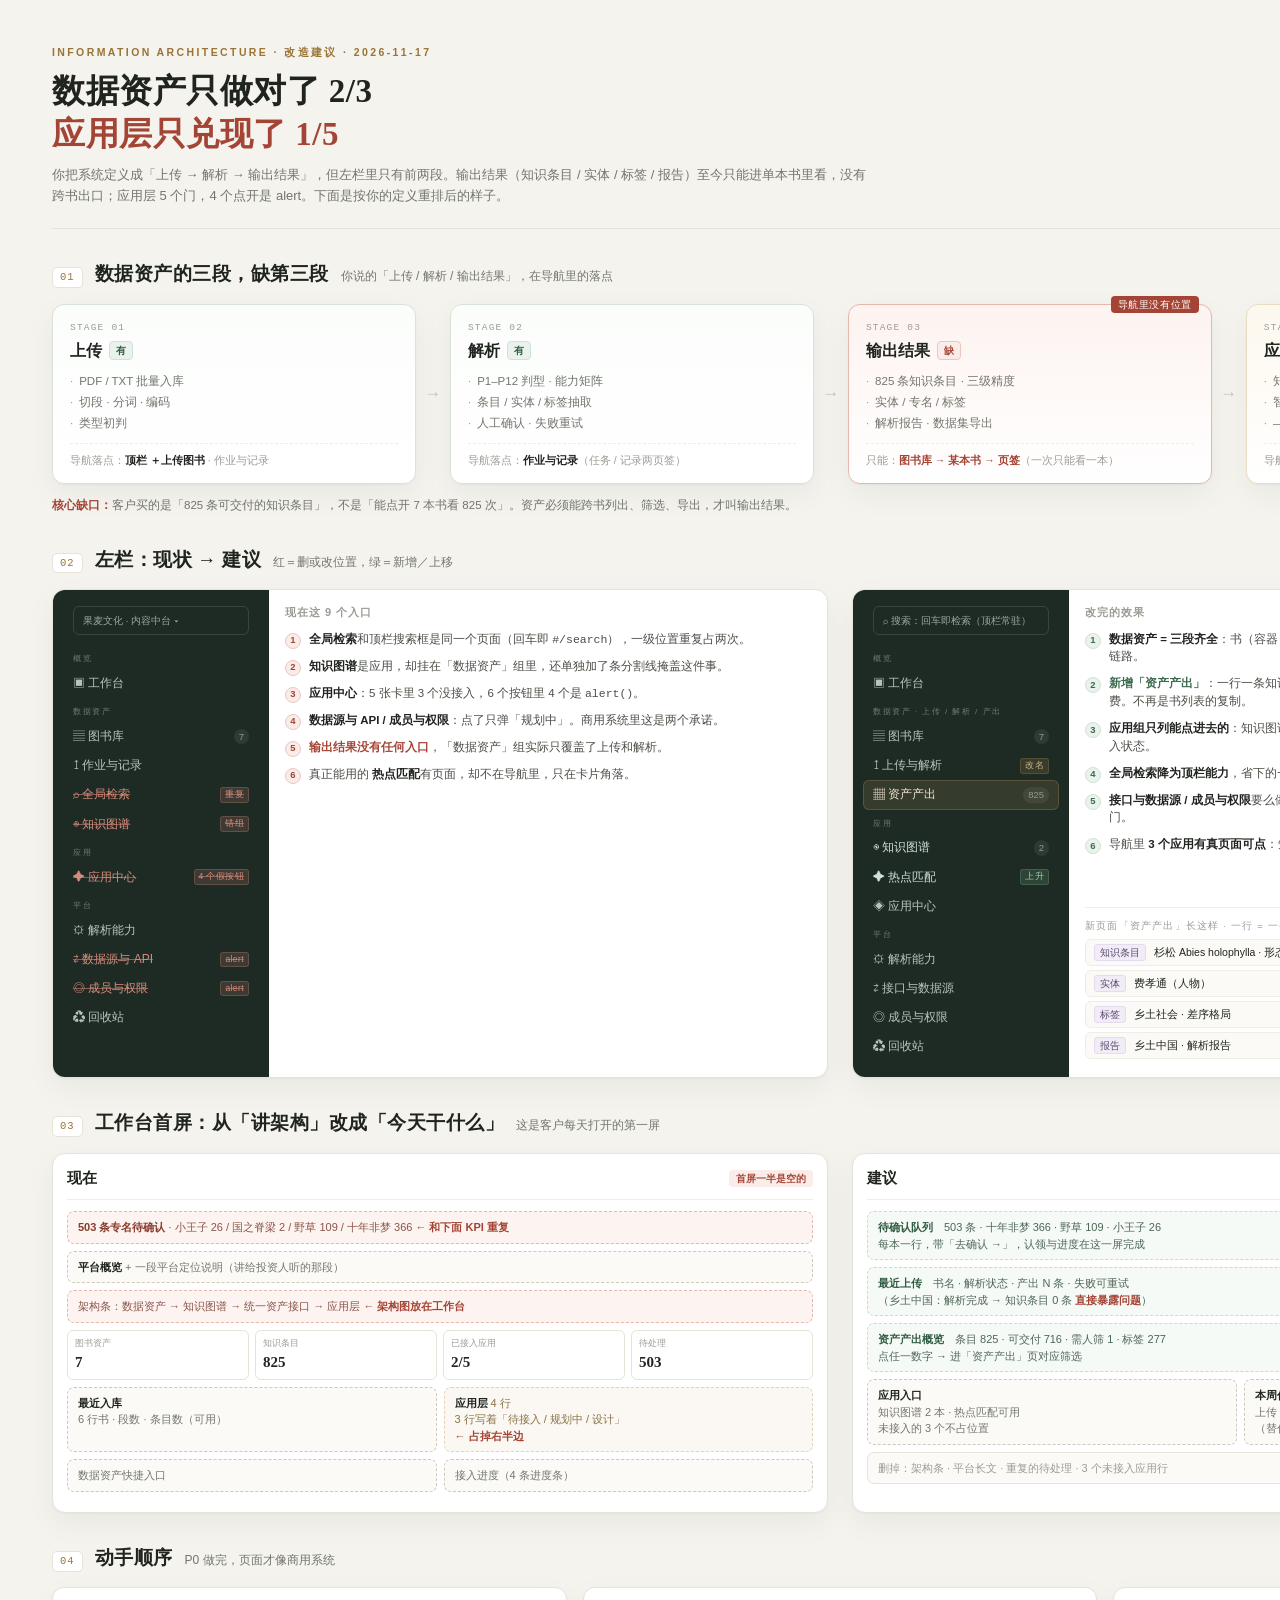
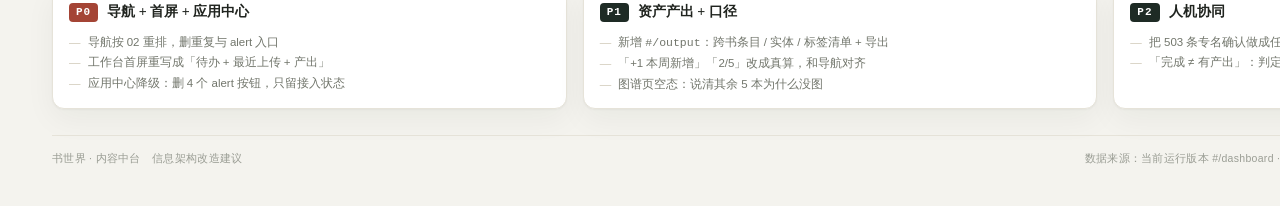
<file: app/static/demo/ia_proposal.html>
<!DOCTYPE html>
<html lang="zh-CN">
<head>
<meta charset="utf-8">
<title>书世界 · 信息架构改造建议</title>
<style>
:root{
  --bg:#F4F3EE; --panel:#FFFFFF; --ink:#20241F; --muted:#72766C; --faint:#9A9D94;
  --line:#E6E3D9; --line2:#EFEDE5; --brand:#1E2B25; --brand2:#2B3B33;
  --gold:#B08D57; --gold2:#9A7434; --gold-soft:#F4EBDD;
  --green:#3D6B4F; --green-soft:#EAF2EC; --amber:#93652A; --amber-soft:#FBF0DC;
  --red:#A44435; --red-soft:#FAECE8; --violet:#5C4A72;
  --shadow:0 1px 2px rgba(28,32,27,.04),0 10px 30px rgba(28,32,27,.05);
}
*{box-sizing:border-box;margin:0;padding:0}
body{background:var(--bg);color:var(--ink);width:1680px;
  font-family:-apple-system,BlinkMacSystemFont,"PingFang SC","Microsoft YaHei","Noto Sans SC",sans-serif;
  font-size:13px;line-height:1.6;-webkit-font-smoothing:antialiased;padding:44px 52px 40px}
.serif{font-family:"Songti SC","Noto Serif SC",serif}
.mono{font-family:"SF Mono",Menlo,Consolas,monospace}

/* ---------- 头部 ---------- */
.head{display:flex;align-items:flex-end;justify-content:space-between;gap:40px;padding-bottom:22px;border-bottom:1px solid var(--line)}
.eyebrow{font-size:10.5px;letter-spacing:2.4px;color:var(--gold2);text-transform:uppercase;font-weight:600}
h1{font-family:"Songti SC","Noto Serif SC",serif;font-size:33px;font-weight:700;letter-spacing:.5px;line-height:1.32;margin-top:9px;white-space:nowrap}
h1 em{font-style:normal;color:var(--red)}
.head p{color:var(--muted);font-size:13px;margin-top:8px;max-width:820px}
.thesis{flex-shrink:0;background:var(--brand);color:#E9E3D5;border-radius:12px;padding:15px 22px;max-width:330px}
.thesis b{display:block;font-family:"Songti SC",serif;font-size:17px;color:#F3EADA;letter-spacing:1px;margin-bottom:4px}
.thesis span{font-size:11.5px;color:#A9B6AB;line-height:1.65;display:block}

/* ---------- 通用块 ---------- */
.sec{margin-top:30px}
.sec-h{display:flex;align-items:baseline;gap:12px;margin-bottom:14px}
.sec-n{font-family:"SF Mono",Menlo,monospace;font-size:10.5px;color:var(--gold2);letter-spacing:1px;border:1px solid var(--line);background:#fff;border-radius:5px;padding:1px 7px}
.sec-t{font-family:"Songti SC",serif;font-size:19px;font-weight:700;letter-spacing:.5px}
.sec-s{font-size:12px;color:var(--muted)}
.panel{background:var(--panel);border:1px solid var(--line);border-radius:13px;box-shadow:var(--shadow)}

/* ---------- 流水线 ---------- */
.flow{display:grid;grid-template-columns:1fr 34px 1fr 34px 1fr 34px 1.05fr;align-items:stretch;gap:0}
.stage{border:1px solid var(--line);border-radius:12px;background:#fff;padding:15px 17px 14px;position:relative;box-shadow:var(--shadow)}
.stage.have{border-color:#D8E4DA;background:linear-gradient(180deg,#FBFDFB,#fff)}
.stage.miss{border:1.5px solid #E7B7AC;background:linear-gradient(180deg,#FDF3F0,#fff)}
.stage.half{border-color:#EADCC2;background:linear-gradient(180deg,#FDF8EE,#fff)}
.stage .k{font-family:"SF Mono",Menlo,monospace;font-size:9.5px;letter-spacing:1.2px;color:var(--faint)}
.stage h3{font-family:"Songti SC",serif;font-size:16px;margin:3px 0 7px;display:flex;align-items:center;gap:7px}
.tag{font-size:9.5px;font-weight:600;border-radius:4px;padding:1px 6px;letter-spacing:.3px;font-family:-apple-system,sans-serif}
.tag.ok{color:#2F5B41;background:var(--green-soft);border:1px solid #CFE2D5}
.tag.no{color:var(--red);background:var(--red-soft);border:1px solid #EBC7BE}
.tag.mid{color:var(--amber);background:var(--amber-soft);border:1px solid #EBD9B6}
.stage ul{list-style:none;font-size:11.5px;color:var(--muted);line-height:1.85}
.stage ul li:before{content:"·";color:var(--faint);margin-right:6px}
.stage .where{margin-top:9px;padding-top:8px;border-top:1px dashed var(--line2);font-size:10.5px;color:var(--faint)}
.stage .where b{color:var(--ink);font-weight:600}
.stage.miss .where b{color:var(--red)}
.arrow{display:flex;align-items:center;justify-content:center;color:#C9C3B3;font-size:17px}
.stage.miss:after{content:"导航里没有位置";position:absolute;top:-9px;right:12px;background:var(--red);color:#fff;font-size:9.5px;letter-spacing:.6px;border-radius:4px;padding:1px 7px}
.note-strip{display:flex;gap:10px;margin-top:12px;font-size:11.5px;color:var(--muted);align-items:flex-start}
.note-strip b{color:var(--red)}

/* ---------- 导航对比 ---------- */
.ia{display:grid;grid-template-columns:1fr 1fr;gap:24px}
.ia-card{display:grid;grid-template-columns:216px 1fr;gap:0;background:#fff;border:1px solid var(--line);border-radius:13px;overflow:hidden;box-shadow:var(--shadow)}
.ia-side{background:var(--brand);padding:16px 10px;color:#B9C5BA}
.ia-side .lab{font-size:8px;letter-spacing:1.5px;color:#6F7D72;padding:8px 10px 3px;text-transform:uppercase}
.ia-side .it{display:flex;align-items:center;gap:8px;padding:5px 10px;border-radius:6px;font-size:12px;position:relative}
.ia-side .it .c{margin-left:auto;font-size:9.5px;color:#8E9C90;background:rgba(255,255,255,.07);border-radius:9px;padding:0 5px}
.ia-side .it.del{color:#D98B7A;text-decoration:line-through;text-decoration-color:rgba(217,139,122,.55)}
.ia-side .it.new{color:#F1E7D2;background:rgba(176,141,87,.16);box-shadow:inset 0 0 0 1px rgba(176,141,87,.3)}
.ia-side .it.mv{color:#CFE2D5}
.ia-side .it .badge{margin-left:auto;font-size:8.5px;border-radius:3px;padding:0 4px;letter-spacing:.4px}
.ia-side .it .badge.n{background:rgba(120,180,140,.18);color:#9FD0AE;border:1px solid rgba(120,180,140,.25)}
.ia-side .it .badge.d{background:rgba(217,139,122,.16);color:#D98B7A;border:1px solid rgba(217,139,122,.25)}
.ia-side .it .badge.m{background:rgba(176,141,87,.18);color:#CBB183;border:1px solid rgba(176,141,87,.25)}
.ia-top{display:flex;align-items:center;gap:6px;margin:0 10px 10px;padding:6px 9px;border:1px solid rgba(255,255,255,.12);border-radius:6px;font-size:9.5px;color:#9AA79C}
.ia-body{padding:14px 16px;display:flex;flex-direction:column;gap:9px}
.ia-body h4{font-size:11px;letter-spacing:1px;color:var(--faint);text-transform:uppercase;font-weight:600}
.prob{display:flex;gap:8px;font-size:11.5px;line-height:1.55;color:#4A4F46;align-items:flex-start}
.prob .n{flex-shrink:0;width:16px;height:16px;border-radius:50%;font-size:9.5px;display:flex;align-items:center;justify-content:center;margin-top:2px;font-weight:700}
.prob.bad .n{background:var(--red-soft);color:var(--red);border:1px solid #EBC7BE}
.prob.good .n{background:var(--green-soft);color:var(--green);border:1px solid #CFE2D5}
.prob b{color:var(--ink)}
.prob em{font-style:normal;color:var(--red);font-weight:600}
.prob.good em{color:var(--green)}
.preview{margin-top:auto;border-top:1px solid var(--line2);padding-top:10px}
.ph{font-size:9.5px;letter-spacing:1.2px;color:var(--faint);margin-bottom:6px;text-transform:uppercase}
.prow{display:flex;gap:8px;align-items:center;font-size:10.5px;padding:4px 8px;border:1px solid var(--line2);border-radius:6px;margin-bottom:4px;background:#FBFAF7}
.pc{flex-shrink:0;color:var(--violet);background:#F1ECF6;border:1px solid #E4DBEE;border-radius:3px;padding:0 5px;font-size:9.5px}
.pt{flex:1;color:var(--ink);white-space:nowrap;overflow:hidden;text-overflow:ellipsis}
.pm{flex-shrink:0;color:var(--faint);font-size:9.5px}
.pg{flex-shrink:0;font-size:9.5px;color:var(--green);background:var(--green-soft);border:1px solid #CFE2D5;border-radius:3px;padding:0 5px}
.pg.w{color:var(--amber);background:var(--amber-soft);border-color:#EBD9B6}

/* ---------- 首页前后 ---------- */
.home{display:grid;grid-template-columns:1fr 1fr;gap:24px}
.wire{background:#fff;border:1px solid var(--line);border-radius:13px;box-shadow:var(--shadow);padding:13px 14px}
.wire-h{display:flex;align-items:center;justify-content:space-between;padding-bottom:9px;border-bottom:1px solid var(--line2);margin-bottom:11px}
.wire-h b{font-family:"Songti SC",serif;font-size:14.5px}
.chip{font-size:9.5px;border-radius:4px;padding:1px 7px;font-weight:600}
.chip.bad{color:var(--red);background:var(--red-soft)}
.chip.good{color:var(--green);background:var(--green-soft)}
.blk{border:1px dashed #CFC9B8;border-radius:7px;padding:7px 10px;font-size:11px;color:var(--muted);margin-bottom:7px;background:#FBFAF7;line-height:1.5}
.blk b{color:var(--ink);font-weight:600}
.blk.bad{border-color:#E7B7AC;background:#FDF4F1;color:#8A5449}
.blk.bad b{color:#8A3B2C}
.blk.good{border-color:#C9DCCF;background:#F6FAF7;color:#4E6656}
.blk.good b{color:#2F5B41}
.blk.row2{display:grid;grid-template-columns:1fr 1fr;gap:7px;border:0;background:none;padding:0;margin-bottom:7px}
.blk.row2>div{border:1px dashed #CFC9B8;border-radius:7px;padding:7px 10px;font-size:11px;color:var(--muted);background:#FBFAF7;line-height:1.5}
.blk.row2>div.dead{background:#FBF7F2;border-color:#E4D3B7;color:#8A7346}
.kpis{display:grid;grid-template-columns:repeat(4,1fr);gap:6px;margin-bottom:7px}
.kpis .k{border:1px solid var(--line);border-radius:6px;padding:5px 7px;background:#fff}
.kpis .k span{display:block;font-size:9px;color:var(--faint)}
.kpis .k b{font-family:"Songti SC",serif;font-size:15px}
.x{color:var(--red);font-weight:700}

/* ---------- 顺序 ---------- */
.plan{display:grid;grid-template-columns:repeat(3,1fr);gap:16px}
.p{border:1px solid var(--line);border-radius:12px;background:#fff;padding:13px 16px;box-shadow:var(--shadow)}
.p .t{display:flex;align-items:center;gap:9px;margin-bottom:8px}
.p .t b{font-family:"SF Mono",Menlo,monospace;font-size:11px;letter-spacing:1px;color:#fff;background:var(--brand);border-radius:4px;padding:1px 7px}
.p .t span{font-family:"Songti SC",serif;font-size:14px;font-weight:700}
.p ul{list-style:none;font-size:11.5px;color:var(--muted);line-height:1.8}
.p ul li:before{content:"—";color:#CFC9B8;margin-right:7px}
.p.p0 .t b{background:var(--red)}
.foot{margin-top:26px;padding-top:14px;border-top:1px solid var(--line);display:flex;justify-content:space-between;font-size:10.5px;color:var(--faint);letter-spacing:.3px}
</style>
</head>
<body>

<div class="head">
  <div>
    <div class="eyebrow">Information Architecture · 改造建议 · 2026-11-17</div>
    <h1>数据资产只做对了 2/3<br><em>应用层只兑现了 1/5</em></h1>
    <p>你把系统定义成「上传 → 解析 → 输出结果」，但左栏里只有前两段。输出结果（知识条目 / 实体 / 标签 / 报告）至今只能进单本书里看，没有跨书出口；应用层 5 个门，4 个点开是 alert。下面是按你的定义重排后的样子。</p>
  </div>
  <div class="thesis">
    <b>导航是承诺</b>
    <span>一级入口写在那儿，客户就会点。<br>点进去不能干活，整页的可信度都会被折算。<br>宁可少一个入口，不可多一扇假门。</span>
  </div>
</div>

<!-- 01 流水线 -->
<div class="sec">
  <div class="sec-h"><span class="sec-n">01</span><span class="sec-t">数据资产的三段，缺第三段</span><span class="sec-s">你说的「上传 / 解析 / 输出结果」，在导航里的落点</span></div>
  <div class="flow">
    <div class="stage have">
      <div class="k">STAGE 01</div>
      <h3>上传 <span class="tag ok">有</span></h3>
      <ul><li>PDF / TXT 批量入库</li><li>切段 · 分词 · 编码</li><li>类型初判</li></ul>
      <div class="where">导航落点：<b>顶栏 ＋上传图书</b> · 作业与记录</div>
    </div>
    <div class="arrow">→</div>
    <div class="stage have">
      <div class="k">STAGE 02</div>
      <h3>解析 <span class="tag ok">有</span></h3>
      <ul><li>P1–P12 判型 · 能力矩阵</li><li>条目 / 实体 / 标签抽取</li><li>人工确认 · 失败重试</li></ul>
      <div class="where">导航落点：<b>作业与记录</b>（任务 / 记录两页签）</div>
    </div>
    <div class="arrow">→</div>
    <div class="stage miss">
      <div class="k">STAGE 03</div>
      <h3>输出结果 <span class="tag no">缺</span></h3>
      <ul><li>825 条知识条目 · 三级精度</li><li>实体 / 专名 / 标签</li><li>解析报告 · 数据集导出</li></ul>
      <div class="where">只能：<b>图书库 → 某本书 → 页签</b>（一次只能看一本）</div>
    </div>
    <div class="arrow">→</div>
    <div class="stage half">
      <div class="k">STAGE 04</div>
      <h3>应用消费 <span class="tag mid">2 / 5</span></h3>
      <ul><li>知识图谱 · 热点匹配（真能点）</li><li>智能问答 · 营销物料 · 开放 API</li><li>——这 3 个点开是 alert</li></ul>
      <div class="where">导航落点：<b>应用中心</b>（5 张卡，4 个 alert 按钮）</div>
    </div>
  </div>
  <div class="note-strip">
    <span><b>核心缺口：</b>客户买的是「825 条可交付的知识条目」，不是「能点开 7 本书看 825 次」。资产必须能跨书列出、筛选、导出，才叫输出结果。</span>
  </div>
</div>

<!-- 02 导航对比 -->
<div class="sec">
  <div class="sec-h"><span class="sec-n">02</span><span class="sec-t">左栏：现状 → 建议</span><span class="sec-s">红＝删或改位置，绿＝新增／上移</span></div>
  <div class="ia">
    <!-- 现状 -->
    <div class="ia-card">
      <div class="ia-side">
        <div class="ia-top">果麦文化 · 内容中台 ▾</div>
        <div class="lab">概览</div>
        <div class="it">▣ 工作台</div>
        <div class="lab">数据资产</div>
        <div class="it">▤ 图书库 <span class="c">7</span></div>
        <div class="it">↥ 作业与记录</div>
        <div class="it del">⌕ 全局检索 <span class="badge d">重复</span></div>
        <div class="it del">◉ 知识图谱 <span class="badge d">错组</span></div>
        <div class="lab">应用</div>
        <div class="it del">✦ 应用中心 <span class="badge d">4 个假按钮</span></div>
        <div class="lab">平台</div>
        <div class="it">⚙ 解析能力</div>
        <div class="it del">⇄ 数据源与 API <span class="badge d">alert</span></div>
        <div class="it del">◎ 成员与权限 <span class="badge d">alert</span></div>
        <div class="it">♻ 回收站</div>
      </div>
      <div class="ia-body">
        <h4>现在这 9 个入口</h4>
        <div class="prob bad"><span class="n">1</span><div><b>全局检索</b>和顶栏搜索框是同一个页面（回车即 <span class="mono">#/search</span>），一级位置重复占两次。</div></div>
        <div class="prob bad"><span class="n">2</span><div><b>知识图谱</b>是应用，却挂在「数据资产」组里，还单独加了条分割线掩盖这件事。</div></div>
        <div class="prob bad"><span class="n">3</span><div><b>应用中心</b>：5 张卡里 3 个没接入，6 个按钮里 4 个是 <span class="mono">alert()</span>。</div></div>
        <div class="prob bad"><span class="n">4</span><div><b>数据源与 API / 成员与权限</b>：点了只弹「规划中」。商用系统里这是两个承诺。</div></div>
        <div class="prob bad"><span class="n">5</span><div><em>输出结果没有任何入口</em>，「数据资产」组实际只覆盖了上传和解析。</div></div>
        <div class="prob bad"><span class="n">6</span><div>真正能用的 <b>热点匹配</b>有页面，却不在导航里，只在卡片角落。</div></div>
      </div>
    </div>
    <!-- 建议 -->
    <div class="ia-card">
      <div class="ia-side">
        <div class="ia-top">⌕ 搜索：回车即检索（顶栏常驻）</div>
        <div class="lab">概览</div>
        <div class="it">▣ 工作台</div>
        <div class="lab">数据资产 · 上传 / 解析 / 产出</div>
        <div class="it">▤ 图书库 <span class="c">7</span></div>
        <div class="it">↥ 上传与解析 <span class="badge m">改名</span></div>
        <div class="it new">▦ 资产产出 <span class="c">825</span></div>
        <div class="lab">应用</div>
        <div class="it mv">◉ 知识图谱 <span class="c">2</span></div>
        <div class="it mv">✦ 热点匹配 <span class="badge n">上升</span></div>
        <div class="it">◈ 应用中心</div>
        <div class="lab">平台</div>
        <div class="it">⚙ 解析能力</div>
        <div class="it">⇄ 接口与数据源</div>
        <div class="it">◎ 成员与权限</div>
        <div class="it">♻ 回收站</div>
      </div>
      <div class="ia-body">
        <h4>改完的效果</h4>
        <div class="prob good"><span class="n">1</span><div><b>数据资产 = 三段齐全</b>：书（容器）· 上传与解析（流水）· 资产产出（结果），一眼能读出生产链路。</div></div>
        <div class="prob good"><span class="n">2</span><div><em>新增「资产产出」</em>：一行一条知识条目 / 实体 / 标签 / 报告，跨书筛选、批量导出、给应用消费。不再是书列表的复制。</div></div>
        <div class="prob good"><span class="n">3</span><div><b>应用组只列能点进去的</b>：知识图谱、热点匹配。问答 / 物料 / API 不上导航，只在应用中心看接入状态。</div></div>
        <div class="prob good"><span class="n">4</span><div><b>全局检索降为顶栏能力</b>，省下的一级位置给「资产产出」——入口不增反减。</div></div>
        <div class="prob good"><span class="n">5</span><div><b>接口与数据源 / 成员与权限</b>要么做成真页面（接口清单现成），要么从导航删掉，不留 alert 门。</div></div>
        <div class="prob good"><span class="n">6</span><div>导航里 <b>3 个应用有真页面可点</b>：知识图谱、热点匹配、资产产出（今天只有 2 个）。</div></div>
        <div class="preview">
          <div class="ph">新页面「资产产出」长这样 · 一行 = 一条资产，跨书可筛可导出</div>
          <div class="prow"><span class="pc">知识条目</span><span class="pt">杉松 Abies holophylla · 形态与分布</span><span class="pm">B56</span><span class="pg">可交付</span></div>
          <div class="prow"><span class="pc">实体</span><span class="pt">费孝通（人物）</span><span class="pm">B66</span><span class="pg w">待确认</span></div>
          <div class="prow"><span class="pc">标签</span><span class="pt">乡土社会 · 差序格局</span><span class="pm">3 本书</span><span class="pg">已标</span></div>
          <div class="prow"><span class="pc">报告</span><span class="pt">乡土中国 · 解析报告</span><span class="pm">结构 8/12</span><span class="pg w">有缺口</span></div>
        </div>
      </div>
    </div>
  </div>
</div>

<!-- 03 首页 -->
<div class="sec">
  <div class="sec-h"><span class="sec-n">03</span><span class="sec-t">工作台首屏：从「讲架构」改成「今天干什么」</span><span class="sec-s">这是客户每天打开的第一屏</span></div>
  <div class="home">
    <div class="wire">
      <div class="wire-h"><b>现在</b><span class="chip bad">首屏一半是空的</span></div>
      <div class="blk bad"><b>503 条专名待确认</b> · 小王子 26 / 国之脊梁 2 / 野草 109 / 十年非梦 366 <span class="x">← 和下面 KPI 重复</span></div>
      <div class="blk"><b>平台概览</b> + 一段平台定位说明（讲给投资人听的那段）</div>
      <div class="blk bad">架构条：数据资产 → 知识图谱 → 统一资产接口 → 应用层 <span class="x">← 架构图放在工作台</span></div>
      <div class="kpis"><div class="k"><span>图书资产</span><b>7</b></div><div class="k"><span>知识条目</span><b>825</b></div><div class="k"><span>已接入应用</span><b>2/5</b></div><div class="k"><span>待处理</span><b>503</b></div></div>
      <div class="blk row2">
        <div><b>最近入库</b><br>6 行书 · 段数 · 条目数（可用）</div>
        <div class="dead"><b>应用层</b> 4 行<br>3 行写着「待接入 / 规划中 / 设计」<br><span class="x">← 占掉右半边</span></div>
      </div>
      <div class="blk row2">
        <div>数据资产快捷入口</div>
        <div>接入进度（4 条进度条）</div>
      </div>
    </div>
    <div class="wire">
      <div class="wire-h"><b>建议</b><span class="chip good">第一屏全是可操作的活</span></div>
      <div class="blk good"><b>待确认队列</b>　503 条 · 十年非梦 366 · 野草 109 · 小王子 26<br>每本一行，带「去确认 →」，认领与进度在这一屏完成</div>
      <div class="blk good"><b>最近上传</b>　书名 · 解析状态 · 产出 N 条 · 失败可重试<br>（乡土中国：解析完成 → 知识条目 0 条 <span class="x">直接暴露问题</span>）</div>
      <div class="blk good"><b>资产产出概览</b>　条目 825 · 可交付 716 · 需人筛 1 · 标签 277<br>点任一数字 → 进「资产产出」页对应筛选</div>
      <div class="blk row2">
        <div><b>应用入口</b><br>知识图谱 2 本 · 热点匹配可用<br>未接入的 3 个不占位置</div>
        <div><b>本周作业</b><br>上传 N 本 · 解析 N 本 · 失败 N 本<br>（替代硬编码的「+1 本周新增」）</div>
      </div>
      <div class="blk row2">
        <div style="grid-column:1/-1;border-style:solid;border-color:#E6E3D9;background:#FBFAF7;color:#9A9D94">
          删掉：架构条 · 平台长文 · 重复的待处理 · 3 个未接入应用行
        </div>
      </div>
    </div>
  </div>
</div>

<!-- 04 顺序 -->
<div class="sec">
  <div class="sec-h"><span class="sec-n">04</span><span class="sec-t">动手顺序</span><span class="sec-s">P0 做完，页面才像商用系统</span></div>
  <div class="plan">
    <div class="p p0">
      <div class="t"><b>P0</b><span>导航 + 首屏 + 应用中心</span></div>
      <ul>
        <li>导航按 02 重排，删重复与 alert 入口</li>
        <li>工作台首屏重写成「待办 + 最近上传 + 产出」</li>
        <li>应用中心降级：删 4 个 alert 按钮，只留接入状态</li>
      </ul>
    </div>
    <div class="p">
      <div class="t"><b>P1</b><span>资产产出 + 口径</span></div>
      <ul>
        <li>新增 <span class="mono">#/output</span>：跨书条目 / 实体 / 标签清单 + 导出</li>
        <li>「+1 本周新增」「2/5」改成真算，和导航对齐</li>
        <li>图谱页空态：说清其余 5 本为什么没图</li>
      </ul>
    </div>
    <div class="p">
      <div class="t"><b>P2</b><span>人机协同</span></div>
      <ul>
        <li>把 503 条专名确认做成任务队列（认领 / 进度 / 批准确认）</li>
        <li>「完成 ≠ 有产出」：判定适用但抽出 0 条要报警</li>
      </ul>
    </div>
  </div>
</div>

<div class="foot">
  <span>书世界 · 内容中台　信息架构改造建议</span>
  <span>数据来源：当前运行版本 #/dashboard · #/apps · #/kg 实测截图与代码（app.js:179 / 613、index.html:18–34）</span>
</div>

</body>
</html>
</file>
<file: app/static/app.css>
:root{
  --bg:#F4F3EE; --panel:#FFFFFF; --ink:#20241F; --muted:#72766C; --faint:#9A9D94;
  --line:#E6E3D9; --line2:#EFEDE5; --brand:#1E2B25; --brand2:#2B3B33;
  --gold:#B08D57; --gold2:#9A7434; --gold-soft:#F4EBDD;
  --green:#3D6B4F; --green-soft:#EAF2EC; --amber:#93652A; --amber-soft:#FBF0DC;
  --red:#A44435; --red-soft:#FAECE8; --violet:#5C4A72; --violet-soft:#F1ECF6;
  --shadow:0 1px 2px rgba(28,32,27,.04),0 8px 24px rgba(28,32,27,.045);
}
*{box-sizing:border-box;margin:0;padding:0}
html,body{height:100%}
body{background:var(--bg);color:var(--ink);font-family:-apple-system,BlinkMacSystemFont,"PingFang SC","Microsoft YaHei","Noto Sans SC",sans-serif;font-size:13px;line-height:1.6;-webkit-font-smoothing:antialiased}
a{cursor:pointer;text-decoration:none;color:inherit}
button{font-family:inherit}
.shell{display:flex;min-height:100vh}
/* ============ 侧栏 ============ */
.sidebar{width:236px;flex-shrink:0;background:var(--brand);color:#C8D2C9;position:fixed;inset:0 auto 0 0;z-index:30;display:flex;flex-direction:column;padding:20px 14px 14px}
.brand{display:flex;align-items:center;gap:10px;padding:2px 8px 14px}
.brand-mark{width:34px;height:34px;border-radius:9px;background:linear-gradient(145deg,#C7A566,#9A7434);display:flex;align-items:center;justify-content:center;color:#1E2B25;font-family:"Songti SC","Noto Serif SC",serif;font-size:20px;font-weight:700;box-shadow:inset 0 1px 0 rgba(255,255,255,.35)}
.brand b{display:block;color:#F3EFE4;font-family:"Songti SC","Noto Serif SC",serif;font-size:19px;letter-spacing:2px;line-height:1.2}
.brand span{display:block;font-size:10.5px;color:#8F9C90;letter-spacing:1.5px;margin-top:2px}
.workspace{display:flex;align-items:center;gap:8px;margin:0 4px 12px;padding:7px 10px;border:1px solid rgba(255,255,255,.09);border-radius:8px;background:rgba(255,255,255,.035);font-size:11.5px;color:#B9C5BA}
.workspace .ws-dot{width:7px;height:7px;border-radius:50%;background:#7FAE88;box-shadow:0 0 0 3px rgba(127,174,136,.12)}
.workspace span{margin-left:auto;color:#7E8C80}
nav{display:flex;flex-direction:column;gap:2px;overflow:auto;flex:1;scrollbar-width:none}nav::-webkit-scrollbar{display:none}
.nav-split{height:1px;background:rgba(255,255,255,.075);margin:9px 12px 7px}
.nav-label{font-size:8.5px;letter-spacing:1.4px;color:#6F7D72;padding:8px 12px 3px;text-transform:uppercase}
.nav-item{display:flex;align-items:center;gap:9px;padding:6px 11px;border-radius:7px;color:#B9C5BA;font-size:12.5px;cursor:pointer;position:relative;white-space:nowrap}
.nav-item:hover{background:rgba(255,255,255,.055);color:#EEE9DD}
.nav-item.on{background:rgba(176,141,87,.16);color:#F1E7D2}
.nav-item.on:before{content:"";position:absolute;left:0;top:7px;bottom:7px;width:2px;border-radius:2px;background:var(--gold)}
.nav-item .ico{width:16px;text-align:center;color:#8E9C90;font-size:13px}
.nav-item.on .ico{color:var(--gold)}
.nav-item .count{margin-left:auto;font-size:10px;color:#8E9C90;background:rgba(255,255,255,.06);border-radius:10px;padding:1px 6px}
.nav-item .soon{margin-left:auto;font-size:8.5px;letter-spacing:.5px;color:#9A8A69;background:rgba(176,141,87,.12);border:1px solid rgba(176,141,87,.18);border-radius:4px;padding:0 4px}
.nav-item .dot{margin-left:auto;width:6px;height:6px;border-radius:50%;background:#C9A45C}
.sidebar-foot{margin-top:10px;border-top:1px solid rgba(255,255,255,.08);padding:10px 6px 0;display:flex;align-items:center;gap:9px;color:#C8D2C9}
.avatar{width:28px;height:28px;border-radius:50%;background:linear-gradient(145deg,#C7A566,#9A7434);color:#1E2B25;display:flex;align-items:center;justify-content:center;font-size:11px;font-weight:700;flex-shrink:0}
.sidebar-foot b{display:block;font-size:11.5px;color:#E7E1D3;font-weight:600;line-height:1.3}
.sidebar-foot small{display:block;font-size:10px;color:#7E8C80}
.sidebar-foot .more{margin-left:auto;color:#7E8C80;font-size:14px}
/* ============ 主区 ============ */
.main{flex:1;margin-left:236px;min-width:0}
.topbar{height:62px;background:rgba(255,255,255,.88);backdrop-filter:blur(10px);border-bottom:1px solid var(--line);display:flex;align-items:center;gap:14px;padding:0 30px;position:sticky;top:0;z-index:20}
.crumb{font-size:12px;color:var(--muted);white-space:nowrap;display:flex;align-items:center;gap:6px}
.crumb b{color:var(--ink);font-weight:600}
.top-search{margin-left:auto;width:330px;position:relative}
.top-search input{width:100%;height:34px;border:1px solid var(--line);background:#FAF9F5;border-radius:8px;padding:0 34px 0 12px;font-family:inherit;font-size:12px;color:var(--ink);outline:none}
.top-search input:focus{border-color:#CDB58B;background:#fff}
.top-search kbd{position:absolute;right:8px;top:8px;font-size:9.5px;color:var(--faint);border:1px solid var(--line);border-radius:4px;padding:1px 5px;background:#fff}
.icon-btn{width:32px;height:32px;border:1px solid var(--line);background:#fff;border-radius:8px;color:var(--muted);cursor:pointer;display:flex;align-items:center;justify-content:center}
.icon-btn:hover{border-color:#CDB58B;color:var(--gold2)}
.topbar .avatar{width:30px;height:30px}
.view{max-width:1360px;margin:0 auto;padding:28px 32px 70px}
/* ============ 通用 ============ */
.page-head{display:flex;align-items:flex-end;justify-content:space-between;gap:18px;flex-wrap:wrap;margin-bottom:20px}
.eyebrow{font-size:9.5px;letter-spacing:1.6px;color:var(--gold2);text-transform:uppercase;font-weight:600;margin-bottom:5px}
h1{font-size:24px;font-weight:600;letter-spacing:-.2px;line-height:1.25}
.page-head p{font-size:12px;color:var(--muted);margin-top:5px}
.head-actions{display:flex;gap:8px;flex-wrap:wrap}
.btn{display:inline-flex;align-items:center;justify-content:center;gap:6px;height:34px;padding:0 14px;border-radius:8px;border:1px solid var(--line);background:#fff;color:var(--ink);font-size:12px;cursor:pointer;white-space:nowrap}
.btn:hover{border-color:#CDB58B}
.btn.primary{background:var(--brand);border-color:var(--brand);color:#F4EFE1}
.btn.primary:hover{background:var(--brand2)}
.btn.gold{background:var(--gold);border-color:var(--gold);color:#fff}
.btn.sm{height:30px;padding:0 11px;font-size:11.5px}
.btn.ghost{background:transparent}
.panel{background:var(--panel);border:1px solid var(--line);border-radius:12px;box-shadow:var(--shadow)}
.panel-head{display:flex;align-items:center;justify-content:space-between;gap:12px;padding:16px 18px;border-bottom:1px solid var(--line2)}
.panel-head h2{font-size:13.5px;font-weight:600}
.panel-head .sub{font-size:11px;color:var(--muted);margin-top:2px}
.panel-head a{font-size:11.5px;color:var(--gold2)}
.panel-body{padding:16px 18px}
.muted{color:var(--muted);font-size:11.5px}
.faint{color:var(--faint);font-size:11px}
.gold{color:var(--gold2)}
.pill{display:inline-flex;align-items:center;padding:1px 7px;border-radius:5px;font-size:10.5px;background:#F3F1EA;color:#666A60;white-space:nowrap;line-height:1.7}
.pill.p1{background:var(--green-soft);color:var(--green)}.pill.p2{background:#E8F0F5;color:#3E6680}
.pill.p3{background:var(--amber-soft);color:var(--amber)}.pill.p4{background:#F8EBE6;color:#A4553C}
.pill.p5{background:var(--violet-soft);color:var(--violet)}.pill.p6{background:#EEF1E5;color:#5D6B3C}
.pill.p7{background:#FBF0DE;color:#8A5E2A}.pill.p8{background:#E8F1EE;color:#387062}
.pill.p9{background:#F1EFE8;color:#666A60}.pill.p10{background:#F3EDE4;color:#785A38}
.pill.p11{background:#EDF0F7;color:#455A8A}
.status{display:inline-flex;align-items:center;gap:4px;font-size:10.5px;padding:1px 7px;border-radius:5px;white-space:nowrap}
.status:before{content:"";width:5px;height:5px;border-radius:50%;background:currentColor}
.status.ok{background:var(--green-soft);color:var(--green)}
.status.wait{background:var(--amber-soft);color:var(--amber)}
.status.fail{background:var(--red-soft);color:var(--red)}
.status.info{background:#EEF1F5;color:#4C647C}
/* ============ 工作台 ============ */
.kpis{display:grid;grid-template-columns:repeat(4,1fr);gap:12px;margin-bottom:16px}
.kpi{background:var(--panel);border:1px solid var(--line);border-radius:11px;padding:16px 18px;position:relative;overflow:hidden}
.kpi:after{content:"";position:absolute;left:0;top:0;bottom:0;width:2px;background:var(--gold);opacity:.55}
.kpi .k{font-size:10.5px;color:var(--muted);letter-spacing:.2px}
.kpi .v{font-size:27px;font-weight:600;letter-spacing:-.5px;line-height:1.25;margin-top:4px;font-variant-numeric:tabular-nums}
.kpi .d{font-size:10.5px;color:var(--faint);margin-top:3px}
.kpi .d b{color:var(--green);font-weight:600}
.grid-2{display:grid;grid-template-columns:1.35fr .95fr;gap:16px}
.grid-2.lower{grid-template-columns:1fr 1fr;margin-top:16px}
.recent{display:flex;flex-direction:column}
.recent-row{display:flex;align-items:center;gap:11px;padding:10px 18px;border-bottom:1px solid var(--line2);cursor:pointer}
.recent-row:last-child{border-bottom:none}
.recent-row:hover{background:#FBFAF6}
.mini-cover{width:30px;height:40px;border-radius:4px;background:linear-gradient(145deg,#EFE4C8,#D8C08E);flex-shrink:0;display:flex;align-items:center;justify-content:center;font-family:"Songti SC","Noto Serif SC",serif;font-size:13px;color:#755A24}
.recent-main{flex:1;min-width:0}
.recent-main b{display:block;font-family:"Songti SC","Noto Serif SC",serif;font-size:12.5px;font-weight:600;white-space:nowrap;overflow:hidden;text-overflow:ellipsis}
.recent-main span{display:block;font-size:10.5px;color:var(--muted);margin-top:1px;white-space:nowrap;overflow:hidden;text-overflow:ellipsis}
.recent-row .pill{flex-shrink:0}
.bars{display:flex;flex-direction:column;gap:11px;padding:17px 18px}
.bar-row{display:grid;grid-template-columns:74px 1fr 28px;align-items:center;gap:9px;font-size:11px}
.bar-row .name{color:var(--muted);white-space:nowrap;overflow:hidden;text-overflow:ellipsis}
.bar-track{height:6px;background:#F1EFE8;border-radius:99px;overflow:hidden}
.bar-fill{display:block;height:100%;border-radius:99px;background:linear-gradient(90deg,#C9AB6F,#A8843F)}
.bar-row .n{text-align:right;color:var(--faint);font-variant-numeric:tabular-nums}
.quick{display:grid;grid-template-columns:repeat(4,1fr);gap:10px;padding:16px 18px}
.quick a{display:flex;gap:9px;align-items:flex-start;padding:11px 12px;border:1px solid var(--line2);border-radius:8px;background:#FBFAF6}
.quick a:hover{border-color:#D7C29A;background:#fff}
.quick .qico{width:28px;height:28px;border-radius:7px;background:var(--gold-soft);color:var(--gold2);display:flex;align-items:center;justify-content:center;font-size:13px;flex-shrink:0}
.quick b{display:block;font-size:11.5px;font-weight:600}
.quick span{display:block;font-size:10px;color:var(--muted);margin-top:1px;line-height:1.45}
/* ============ 表格 ============ */
.filters{display:flex;gap:8px;align-items:center;flex-wrap:wrap;padding:12px 18px;border-bottom:1px solid var(--line2)}
.filters .search{flex:1;min-width:220px;position:relative}
.filters .search input{width:100%;height:31px;border:1px solid var(--line);border-radius:7px;background:#FAF9F5;padding:0 11px;font-family:inherit;font-size:11.5px;outline:none}
.filters .search input:focus{border-color:#CDB58B;background:#fff}
select{height:31px;border:1px solid var(--line);border-radius:7px;background:#fff;padding:0 9px;font-family:inherit;font-size:11.5px;color:#555A51;outline:none}
.table{width:100%;border-collapse:collapse;font-size:11.5px}
.table th{text-align:left;padding:9px 14px;background:#FAF9F5;border-bottom:1px solid var(--line);color:var(--faint);font-weight:500;font-size:10px;letter-spacing:.4px;white-space:nowrap}
.table td{padding:10px 14px;border-bottom:1px solid var(--line2);vertical-align:middle}
.table tr:last-child td{border-bottom:none}
.table tbody tr{cursor:pointer}
.table tbody tr:hover{background:#FBFAF6}
.table .bookcell{display:flex;align-items:center;gap:10px;min-width:230px}
.table .bookcell .mini-cover{width:26px;height:35px;font-size:11px}
.table .bookcell b{display:block;font-family:"Songti SC","Noto Serif SC",serif;font-size:12px;font-weight:600;line-height:1.35}
.table .bookcell span{display:block;font-size:10px;color:var(--muted);margin-top:1px}
.table .num{text-align:right;font-variant-numeric:tabular-nums;white-space:nowrap}
.table .right{text-align:right}
.table .chev{color:#C9C5BA;font-size:14px;text-align:right}
.table input[type=checkbox]{accent-color:var(--gold2);width:13px;height:13px}
.table-foot{display:flex;align-items:center;justify-content:space-between;padding:11px 18px;border-top:1px solid var(--line2);font-size:10.5px;color:var(--muted)}
.pager{display:flex;gap:4px;align-items:center}
.pager button{width:25px;height:25px;border:1px solid var(--line);background:#fff;border-radius:6px;font-size:10.5px;color:var(--muted);cursor:pointer}
.pager button.on{background:var(--brand);border-color:var(--brand);color:#fff}
/* ============ 书详情 ============ */
.crumbs{display:flex;align-items:center;gap:6px;font-size:11px;color:var(--muted);margin-bottom:14px}
.crumbs a{color:var(--gold2)}
.book-hero{display:flex;gap:20px;padding:22px;align-items:flex-start;margin-bottom:14px}
.book-cover{width:92px;height:126px;border-radius:6px;background:linear-gradient(145deg,#F0E5CA,#D7BF8C);border:1px solid #D9C496;flex-shrink:0;display:flex;align-items:center;justify-content:center;font-family:"Songti SC","Noto Serif SC",serif;font-size:36px;color:#755A24;position:relative;box-shadow:0 6px 16px rgba(80,60,20,.08)}
.book-cover:after{content:"";position:absolute;left:6px;top:0;bottom:0;width:2px;background:rgba(117,90,36,.15)}
.hero-main{flex:1;min-width:0}
.hero-main .eyebrow{margin-bottom:3px}
.hero-main h1{font-family:"Songti SC","Noto Serif SC",serif;font-size:25px;font-weight:700;letter-spacing:.5px}
.hero-main .meta{font-size:11.5px;color:var(--muted);margin-top:5px}
.hero-main .badges{display:flex;gap:6px;flex-wrap:wrap;margin-top:10px}
.hero-actions{display:flex;gap:7px;flex-wrap:wrap;margin-top:13px}
.hero-stats{display:flex;gap:22px;align-items:flex-end;flex-shrink:0;padding-top:4px}
.hero-stats .hs{text-align:right}
.hero-stats .hs b{display:block;font-size:18px;font-weight:600;line-height:1.2;font-variant-numeric:tabular-nums}
.hero-stats .hs span{display:block;font-size:10px;color:var(--faint);margin-top:2px}
.tabs{display:flex;gap:4px;border-bottom:1px solid var(--line);margin:4px 0 16px;flex-wrap:wrap}
.tabs button{border:none;background:none;padding:9px 13px;font-size:12px;color:var(--muted);cursor:pointer;border-bottom:2px solid transparent;margin-bottom:-1px}
.tabs button:hover{color:var(--ink)}
.tabs button.on{color:var(--gold2);border-bottom-color:var(--gold);font-weight:600}
.detail-grid{display:grid;grid-template-columns:1.5fr 1fr;gap:16px}
.detail-grid .panel{margin:0}
.profile-table{width:100%;border-collapse:collapse;font-size:11.5px}
.profile-table th{width:92px;color:var(--muted);text-align:left;font-weight:400;padding:8px 12px 8px 0;vertical-align:top;border-bottom:1px solid var(--line2)}
.profile-table td{padding:8px 0;border-bottom:1px solid var(--line2);vertical-align:top}
.profile-table tr:last-child th,.profile-table tr:last-child td{border-bottom:none}
.metric4{display:grid;grid-template-columns:repeat(4,1fr);gap:10px;margin-bottom:16px}
.metric4 .m{background:var(--panel);border:1px solid var(--line);border-radius:9px;padding:12px 14px}
.metric4 .m b{display:block;font-size:20px;font-weight:600;line-height:1.3}
.metric4 .m span{display:block;font-size:10px;color:var(--muted);margin-top:1px}
.cand-tabs{display:flex;gap:5px;flex-wrap:wrap;margin-bottom:10px}
.cand-tabs button{border:1px solid var(--line);background:#fff;border-radius:99px;padding:3px 10px;font-size:10.5px;color:var(--muted);cursor:pointer}
.cand-tabs button.on{background:var(--brand);border-color:var(--brand);color:#fff}
.cand{border:1px solid var(--line2);border-radius:8px;padding:11px 13px;margin-bottom:8px;background:#FCFBF7}
.cand-head{display:flex;gap:6px;align-items:center;flex-wrap:wrap;margin-bottom:5px}
.cand-text{font-family:"Songti SC","Noto Serif SC",serif;font-size:12px;line-height:1.8;color:#3B3A32}
.cand-meta{font-size:10px;color:var(--faint);margin-top:5px}
.layer{border:1px solid var(--line2);border-radius:8px;padding:11px 13px;margin-bottom:8px;background:#FCFBF7}
.layer-h{display:flex;align-items:baseline;gap:7px;margin-bottom:6px}
.layer-h b{font-size:11.5px;color:var(--gold2)}
.layer-h span{font-size:10px;color:var(--faint)}
.tagchip{display:inline-block;background:#F3F1EA;color:#5A574C;border-radius:4px;padding:1px 7px;font-size:10.5px;margin:2px 4px 2px 0;cursor:pointer}
.tagchip.l7{background:var(--violet-soft);color:var(--violet)}
.outline{display:flex;flex-wrap:wrap;gap:5px;max-height:150px;overflow:auto;margin-bottom:12px}
.outline button{border:1px solid var(--line);background:#fff;border-radius:5px;padding:3px 8px;font-size:10.5px;color:var(--muted);cursor:pointer;max-width:190px;overflow:hidden;text-overflow:ellipsis;white-space:nowrap}
.outline button.on{background:var(--brand);border-color:var(--brand);color:#fff}
.seg{border:1px solid var(--line2);border-radius:7px;padding:10px 12px;margin-bottom:7px;background:#FCFBF7}
.seg .anch{font-size:9.5px;color:var(--gold2);margin-bottom:3px}
.seg .txt{font-family:"Songti SC","Noto Serif SC",serif;font-size:11.5px;line-height:1.9;color:#3B3A32;white-space:pre-wrap}
.empty{padding:34px 16px;text-align:center;color:var(--faint);font-size:11.5px}
/* ============ 任务 / 上传 ============ */
.upload-panel{padding:18px;display:grid;grid-template-columns:1.1fr 1.4fr;gap:20px;margin-bottom:16px}
.drop{border:1.5px dashed #D5C39E;border-radius:10px;background:#FDFBF5;padding:20px;text-align:center;display:flex;flex-direction:column;align-items:center;justify-content:center;min-height:126px}
.drop .big{font-size:12.5px;font-weight:600;color:var(--gold2)}
.drop .small{font-size:10.5px;color:var(--muted);margin-top:4px;line-height:1.5}
.form-grid{display:grid;grid-template-columns:1fr 1fr;gap:10px}
.field label{display:block;font-size:10px;color:var(--muted);margin-bottom:3px}
.field input{width:100%;height:31px;border:1px solid var(--line);border-radius:7px;padding:0 10px;font-family:inherit;font-size:11.5px;outline:none;background:#fff}
.field input:focus{border-color:#CDB58B}
.field.full{grid-column:1/-1}
.task-status{display:inline-flex;align-items:center;gap:4px}
/* ============ 能力矩阵 ============ */
.matrix-wrap{overflow:auto;border:1px solid var(--line);border-radius:8px}
.matrix{border-collapse:collapse;font-size:10.5px;min-width:900px;width:100%}
.matrix th,.matrix td{border-bottom:1px solid var(--line2);border-right:1px solid #F2F0E8;padding:6px 7px;text-align:center;white-space:nowrap}
.matrix th{background:#FAF9F5;color:var(--faint);font-weight:500;position:sticky;top:0}
.matrix th:first-child,.matrix td:first-child{text-align:left;position:sticky;left:0;background:#FAF9F5;z-index:1;min-width:88px}
.matrix td:first-child{background:#fff}
.matrix .pname{font-weight:600;color:var(--ink)}
.matrix .pname small{display:block;font-weight:400;color:var(--faint);font-size:9px}
.matrix input{accent-color:var(--gold2);width:12px;height:12px}
/* ============ 其它 ============ */
.kv-note{background:#FCFAF4;border:1px solid #EEE5D2;border-radius:8px;padding:9px 11px;font-size:10.5px;color:#7A6640;line-height:1.65}
.section-title{font-size:12.5px;font-weight:600;margin-bottom:9px}
.section-title span{font-weight:400;color:var(--faint);font-size:10.5px;margin-left:6px}
.split{display:grid;grid-template-columns:1fr 1fr;gap:16px}
.list-row{display:flex;align-items:center;gap:10px;padding:9px 0;border-bottom:1px solid var(--line2)}
.list-row:last-child{border-bottom:none}
.list-row .main{flex:1;min-width:0}
.list-row b{display:block;font-size:11.5px;font-weight:600;white-space:nowrap;overflow:hidden;text-overflow:ellipsis}
.list-row span{display:block;font-size:10px;color:var(--muted)}
.proto-bars{display:flex;flex-direction:column;gap:9px}
.proto-bar{display:grid;grid-template-columns:72px 1fr 28px;align-items:center;gap:8px;font-size:10.5px}
.proto-bar .t{height:6px;background:#F1EFE8;border-radius:99px;overflow:hidden}
.proto-bar .f{height:100%;background:linear-gradient(90deg,#C9AB6F,#A8843F);border-radius:99px}
.proto-bar .n{text-align:right;color:var(--faint)}
.search-page .big-search{display:flex;gap:8px;margin-bottom:14px}
.search-page .big-search input{flex:1;height:38px;border:1px solid var(--line);border-radius:9px;padding:0 13px;font-family:inherit;font-size:12px;outline:none}
.search-page .big-search input:focus{border-color:#CDB58B}
.result-sec{margin-bottom:16px}
.result-sec h3{font-size:11px;color:var(--gold2);margin-bottom:7px;letter-spacing:.4px}
.result{display:flex;gap:10px;padding:9px 0;border-bottom:1px solid var(--line2);font-size:11.5px}
.result:last-child{border-bottom:none}
.result .r-main{flex:1;min-width:0}
.result b{font-weight:600}
.result .r-meta{font-size:10px;color:var(--faint);margin-top:2px}
.search-page .big-search input{min-width:0}
.search-page .result-sec h3{font-size:13px;color:var(--ink)}
.search-page .result-sec h3 span,.search-result-footer{color:var(--muted);font-size:11px;font-weight:400}
.search-page .result{align-items:flex-start}
.search-page .result b,.search-page .result p{overflow-wrap:anywhere}
.search-page .result p{margin:4px 0 0;line-height:1.7}
.search-page .result mark{padding:0 1px;border-radius:2px;color:inherit;background:#fff0b8}
.search-result-footer{display:flex;align-items:center;gap:10px;margin:9px 0 0}
.tag-setting-grid{display:grid;grid-template-columns:repeat(auto-fit,minmax(min(100%,190px),1fr));gap:8px;margin-bottom:16px}
.tag-setting-grid label{display:flex;align-items:center;gap:8px;min-height:38px;padding:7px 10px;border:1px solid var(--line);border-radius:8px;cursor:pointer}
.tag-setting-grid label:has(input:checked){background:var(--gold-soft)}
.tag-setting-grid input{margin:0;flex-shrink:0}
.tag-coverage h3{margin:0 0 4px;font-size:15px}
.tag-coverage-counts{display:flex;flex-wrap:wrap;gap:6px;margin:10px 0}
.tag-coverage-actions{display:flex;flex-wrap:wrap;gap:7px;margin:10px 0}
.tag-coverage-group{margin-top:8px;border:1px solid var(--line);border-radius:8px}
.tag-coverage-group>summary{padding:9px 12px;cursor:pointer;font-weight:550}
.tag-coverage-group>ul{margin:0;padding:0 12px;list-style:none}
.tag-coverage-group li{display:flex;align-items:flex-start;justify-content:space-between;gap:12px;padding:8px 0;border-top:1px solid var(--line2)}
.tag-coverage-group li p{margin:2px 0;color:var(--muted);font-size:12px}
.tag-coverage-group li .btn{display:flex;margin-top:4px}
.tag-coverage-group>.book-tag-lines{padding:0 12px}
.book-tag-lines button.tagchip{border:0;font-family:inherit;line-height:inherit}
.tag-coverage-state{flex-shrink:0;font-size:12px;color:var(--muted)}
.tag-coverage-state.available{color:var(--green)}
.tag-coverage-state.review,.tag-coverage-state.blocked{color:var(--red)}
.job-notice ul{padding-inline-start:20px;margin:6px 0}
.job-notice p{margin:4px 0 0}
.job-details{margin-top:12px}
.job-details>summary{padding:10px 16px;cursor:pointer}
.job-details .panel-body p{margin:0 0 4px;overflow-wrap:anywhere}
.job-details .logbox{overflow:auto;max-height:20rem}
mark{background:#F8E7B7;color:#6B531D;border-radius:2px;padding:0 1px}
.proto-note{font-size:9.5px;color:#8E8A7D;text-align:center;padding:8px 0 0}

/* 平台架构条 / 应用层 */
.arch{display:flex;align-items:stretch;gap:8px;background:var(--panel);border:1px solid var(--line);border-radius:11px;padding:10px 12px;margin-bottom:16px;box-shadow:var(--shadow)}
.arch-step{flex:1;min-width:0;padding:9px 12px;border-radius:8px;background:#FBFAF6;border:1px solid var(--line2)}
.arch-step.on{background:#F8F4EA;border-color:#E4D4B5}
.arch-step b{display:block;font-size:11.5px;font-weight:600;color:var(--ink)}
.arch-step span{display:block;font-size:10px;color:var(--muted);margin-top:1px;white-space:nowrap;overflow:hidden;text-overflow:ellipsis}
.arch-step em{display:inline-block;font-style:normal;font-size:9px;color:var(--gold2);margin-top:4px;background:var(--gold-soft);border-radius:4px;padding:0 5px}
.arch-arrow{display:flex;align-items:center;color:#C9BFA9;font-size:14px}
.apps-list{padding:6px 18px}
.app-row{display:flex;align-items:center;gap:10px;padding:9px 0;border-bottom:1px solid var(--line2);cursor:pointer}
.app-row:last-child{border-bottom:none}
.app-row:hover .app-main b{color:var(--gold2)}
.app-ico{width:28px;height:28px;border-radius:7px;background:var(--gold-soft);color:var(--gold2);display:flex;align-items:center;justify-content:center;font-size:13px;flex-shrink:0}
.app-main{flex:1;min-width:0}
.app-main b{display:block;font-size:11.5px;font-weight:600}
.app-main span{display:block;font-size:10px;color:var(--muted);white-space:nowrap;overflow:hidden;text-overflow:ellipsis;margin-top:1px}
.progress-row{margin-bottom:11px}
.pr-top{display:flex;justify-content:space-between;font-size:10.5px;margin-bottom:4px}
.pr-top b{font-weight:500;color:#555A51}
.pr-top span{color:var(--faint)}
.pr-track{height:5px;background:#F1EFE8;border-radius:99px;overflow:hidden}
.pr-track i{display:block;height:100%;background:linear-gradient(90deg,#C9AB6F,#A8843F);border-radius:99px}
.app-grid{display:grid;grid-template-columns:repeat(2,1fr);gap:12px}
.app-card{background:var(--panel);border:1px solid var(--line);border-radius:11px;padding:16px 17px;box-shadow:var(--shadow);scroll-margin-top:80px}
.app-card.focus{border-color:#CDB58B;box-shadow:0 0 0 3px rgba(176,141,87,.12),var(--shadow)}
.app-card-h{display:flex;justify-content:space-between;align-items:center;margin-bottom:8px}
.app-card-ico{width:34px;height:34px;border-radius:9px;background:var(--gold-soft);color:var(--gold2);display:flex;align-items:center;justify-content:center;font-size:16px}
.app-card h3{font-size:14px;font-weight:600;margin-bottom:3px}
.app-card p{font-size:11px;color:var(--muted);line-height:1.65;min-height:37px}
.app-req{display:flex;gap:4px;flex-wrap:wrap;margin:9px 0 12px}
.app-req span{font-size:9.5px;color:#6B6558;background:#F3F1EA;border-radius:4px;padding:1px 6px}
.app-card-f{display:flex;gap:7px;justify-content:flex-end;border-top:1px solid var(--line2);padding-top:11px}
.api-grid{display:flex;flex-direction:column;gap:0}
.api-row{display:grid;grid-template-columns:220px 1fr auto;align-items:center;gap:10px;padding:8px 0;border-bottom:1px solid var(--line2);font-size:10.5px}
.api-row:last-child{border-bottom:none}
.api-row code{font-family:ui-monospace,Menlo,Consolas,monospace;font-size:10px;color:#5B5446;background:#F6F4EE;border:1px solid var(--line2);border-radius:4px;padding:2px 5px;justify-self:start}
.api-row span{color:var(--muted)}
.api-row em{font-style:normal}
@media(max-width:1100px){.arch{flex-direction:column}.arch-arrow{display:none}.app-grid{grid-template-columns:1fr}.api-row{grid-template-columns:1fr auto}.api-row span{grid-column:1/-1}}

@media(max-width:1100px){.kpis{grid-template-columns:repeat(2,1fr)}.grid-2,.grid-2.lower,.detail-grid,.split{grid-template-columns:1fr}.quick{grid-template-columns:repeat(2,1fr)}.hero-stats{display:none}}
@media(max-width:840px){.sidebar{width:64px;padding:14px 8px}.brand b,.brand span,.workspace,.nav-label,.nav-item span:not(.ico):not(.count),.sidebar-foot b,.sidebar-foot small,.sidebar-foot .more{display:none}.brand{justify-content:center;padding-bottom:12px}.nav-item{justify-content:center;padding:9px 0}.nav-item .count{display:none}.main{margin-left:64px}.top-search{display:none}.view{padding:18px 16px 60px}.upload-panel{grid-template-columns:1fr}}

/* ================= 生产组件（上传 / 任务 / 详情页签 / 弹窗） ================= */
/* 旧组件的类名别名，避免迁移时每个模板都改类名 */
.card{background:var(--panel);border:1px solid var(--line);border-radius:12px;padding:18px 20px;margin-bottom:14px;box-shadow:var(--shadow)}
.card h2{font-size:14px;margin-bottom:9px;font-weight:600}
.row{display:flex;gap:9px;align-items:center;flex-wrap:wrap}
.spread{display:flex;gap:10px;align-items:center;justify-content:space-between;flex-wrap:wrap}
.grow{flex:1;min-width:0}
.muted{color:var(--muted);font-size:11.5px}
.faint{color:var(--faint);font-size:11px}
.note{font-size:11.5px;color:var(--muted);line-height:1.7}
.note.warn{background:#FCFAF4;border:1px solid #EEE5D2;border-radius:8px;padding:9px 11px;color:#7A6640}
.banner{border-radius:8px;padding:10px 13px;font-size:11.5px;margin-bottom:13px;border:1px solid #E7DDC8;background:#FCF8EE;color:#6E5A2E;line-height:1.7}
.banner.red{border-color:#EBCFC7;background:#FCF2EF;color:#8A3D2E}
.banner b{font-weight:600}
.loading{padding:36px;text-align:center;color:var(--faint);font-size:11.5px}
.loading:after{content:'';animation:dots 1.2s steps(4) infinite}
@keyframes dots{0%{content:''}25%{content:'·'}50%{content:'··'}75%{content:'···'}}
.empty{padding:30px 16px;text-align:center;color:var(--faint);font-size:11.5px}

/* badge / status 兼容 */
.badge{display:inline-flex;align-items:center;border-radius:5px;padding:1px 7px;font-size:10px;background:#F3F1EA;color:#666A60;white-space:nowrap;line-height:1.7}
.badge.green{background:var(--green-soft);color:var(--green)}
.badge.amber{background:var(--amber-soft);color:var(--amber)}
.badge.red{background:var(--red-soft);color:var(--red)}
.badge.violet{background:var(--violet-soft);color:var(--violet)}
.badge.gold{background:var(--gold-soft);color:var(--gold2)}

/* 表单 */
.formrow{display:flex;gap:12px;flex-wrap:wrap;margin-top:13px}
.field{flex:1;min-width:170px}
.field label{display:block;font-size:10px;color:var(--muted);margin-bottom:4px}
.field input,.field select{width:100%;height:33px;border:1px solid var(--line);border-radius:7px;padding:0 10px;font-family:inherit;font-size:12px;outline:none;background:#fff;color:var(--ink)}
.field input:focus,.field select:focus{border-color:#CDB58B}
.probe{display:none;margin-top:10px;border:1px solid #E7DDC8;background:#FCF8EE;color:#6E5A2E;border-radius:7px;padding:8px 11px;font-size:10.5px;line-height:1.65}
.probe.bad{border-color:#EBCFC7;background:#FCF2EF;color:#8A3D2E}
.upload-format-guide{
  display:grid;
  gap:5px;
  margin:0 0 14px;
  font-size:13px;
  line-height:1.6;
}
.upload-format-guide p{margin:0}
.upload-format-guide strong{margin-right:6px}

/* 上传 */
.drop{position:relative;border:1.5px dashed #D5C39E;border-radius:9px;background:#FDFBF5;padding:22px 16px;text-align:center;cursor:pointer;transition:border-color .15s,background .15s}
.drop:hover,.drop.over{border-color:var(--gold);background:#FCF7EB}
.drop .big{font-size:13px;font-weight:600;color:var(--gold2)}
.drop .small{font-size:10.5px;color:var(--muted);margin-top:4px}
.progress{height:7px;background:#F1EFE8;border-radius:99px;overflow:hidden;margin:11px 0 5px}
.progress i{display:block;height:100%;background:linear-gradient(90deg,#C9AB6F,#A8843F);border-radius:99px;transition:width .4s ease}
.steps{display:flex;flex-direction:column;gap:1px;margin:12px 0}
.step{display:flex;gap:9px;align-items:flex-start;padding:6px 0;font-size:11.5px}
.step .ico{width:18px;flex-shrink:0;text-align:center;color:var(--faint)}
.step.running .ico{color:var(--gold2);animation:blink 1.2s infinite}
.step.done .ico{color:var(--green)}
.step.failed .ico{color:var(--red)}
.step .lbl{font-weight:500;color:var(--ink)}
.step .det{font-size:10.5px;color:var(--muted);margin-top:1px}
@keyframes blink{0%,100%{opacity:.35}50%{opacity:1}}
.logbox{background:#26241F;color:#D8D2C2;border-radius:8px;padding:11px 13px;font-family:ui-monospace,Menlo,Consolas,monospace;font-size:10.5px;line-height:1.65;max-height:220px;overflow:auto;white-space:pre-wrap;word-break:break-all}

/* 弹窗 */
.modal{position:fixed;inset:0;background:rgba(30,43,37,.45);display:flex;align-items:flex-start;justify-content:center;padding:7vh 16px;z-index:80;overflow:auto}
.modal-card{background:#fff;border-radius:13px;max-width:700px;width:100%;padding:22px 24px;box-shadow:0 20px 60px rgba(0,0,0,.2);position:relative}
.modal-card.wide{max-width:940px}
.modal-card h2{font-size:17px;font-weight:600;margin-bottom:6px;padding-right:28px}
.modal-x{position:absolute;top:13px;right:15px;border:none;background:#F1EFE8;width:28px;height:28px;border-radius:8px;cursor:pointer;color:#666;font-size:15px;line-height:1}
.modal-actions{display:flex;gap:8px;justify-content:flex-end;margin-top:16px;flex-wrap:wrap}

/* toast */
.toast{position:fixed;right:22px;bottom:22px;z-index:90;background:#1E2B25;color:#F1EADD;border-radius:9px;padding:10px 15px;font-size:11.5px;box-shadow:0 10px 30px rgba(0,0,0,.2);opacity:0;transform:translateY(8px);transition:.2s;pointer-events:none;max-width:360px}
.toast.on{opacity:1;transform:none}
.toast.bad{background:#7E3228}

/* 书详情页签内的知识条目 */
.cand-tabs{display:flex;gap:5px;flex-wrap:wrap;margin-bottom:10px}
.cand-tabs button{border:1px solid var(--line);background:#fff;border-radius:99px;padding:3px 10px;font-size:10.5px;color:var(--muted);cursor:pointer}
.cand-tabs button.on{background:var(--brand);border-color:var(--brand);color:#fff}
.cand{border:1px solid var(--line2);border-radius:8px;padding:11px 13px;margin-bottom:8px;background:#FCFBF7}
.cand-head{display:flex;gap:6px;align-items:center;flex-wrap:wrap;margin-bottom:5px}
.cand-text{font-family:"Songti SC","Noto Serif SC",serif;font-size:12px;line-height:1.8;color:#3B3A32;white-space:pre-wrap}
.cand-meta{font-size:10px;color:var(--faint);margin-top:5px}
.cand-full{border-top:1px dashed var(--line);margin-top:9px;padding-top:9px}
.cand-full pre{white-space:pre-wrap;word-break:break-word;font-family:ui-monospace,Menlo,monospace;font-size:10px;background:#fff;border:1px solid var(--line2);border-radius:6px;padding:8px;overflow:auto}
.cand-actions{display:flex;gap:7px;justify-content:flex-start;margin-top:7px}

/* 标签证据 */
.tagitem{display:inline-block;vertical-align:top;position:relative;max-width:100%}
.tagitem .evbox{position:absolute;left:0;top:calc(100% + 4px);width:min(560px,80vw);z-index:40;box-shadow:0 10px 30px rgba(40,34,24,.16);border:1px solid var(--line);background:#FFFDF8;border-left:3px solid var(--gold);border-radius:0 8px 8px 8px;max-height:320px;overflow:auto;padding:9px 12px;font-size:11px;line-height:1.8;white-space:pre-wrap;display:none}
.tagitem .evbox.on{display:block}
.tagitem .evh{font-size:10px;color:var(--muted);margin-bottom:3px}
.tagitem .evh b{color:var(--gold2)}

/* 原文 / 记录 / 表格 */
.outline{display:flex;flex-wrap:wrap;gap:5px;max-height:160px;overflow:auto;margin-bottom:11px}
.outline button{border:1px solid var(--line);background:#fff;border-radius:5px;padding:3px 8px;font-size:10.5px;color:var(--muted);cursor:pointer;max-width:190px;overflow:hidden;text-overflow:ellipsis;white-space:nowrap}
.outline button.on{background:var(--brand);border-color:var(--brand);color:#fff}
.seg-list{display:flex;flex-direction:column;gap:7px}
.seg-item{border:1px solid var(--line2);border-radius:7px;padding:10px 12px;background:#FCFBF7}
.seg-item .anch{font-size:9.5px;color:var(--gold2);margin-bottom:3px}
.seg-item .txt{font-family:"Songti SC","Noto Serif SC",serif;font-size:11.5px;line-height:1.9;color:#3B3A32;white-space:pre-wrap}
.seg-item.hit{border-color:var(--gold);background:#FDF7E8;box-shadow:0 0 0 2px rgba(176,138,74,.14)}
.seg-item.hit .anch{color:var(--gold2);font-weight:700}
.pin-note{position:sticky;top:8px;z-index:6;box-shadow:0 2px 6px rgba(60,48,20,.06);display:flex;flex-wrap:wrap;gap:8px;align-items:baseline;background:#FBF6EA;border:1px solid #E8DCC0;border-left:3px solid var(--gold);border-radius:0 6px 6px 0;padding:7px 11px;margin:0 0 10px;font-size:11.5px;color:#5A574C}
.pin-note span{font-size:10.5px;color:var(--muted)}
.pin-note .pin-back{margin-left:auto;font-size:10.5px;color:var(--gold2);cursor:pointer;border-bottom:1px dashed #D8C79F}
.pin-note .pin-back:hover{color:var(--ink);border-color:var(--gold)}
.pin-note .pin-pos{color:#A9A496}
.pin-focus-bar{display:flex;align-items:center;gap:10px;justify-content:space-between;background:#FFFBF2;border:1px dashed #E2D0A8;border-radius:8px;padding:8px 12px;margin:0 0 10px;font-size:11.5px;color:#6B5B3E}
.pin-focus-bar .btn{margin-left:auto;flex-shrink:0}
.evgo{margin-top:7px;padding-top:6px;border-top:1px dashed var(--line)}
.opsline{font-size:11px;color:var(--muted);line-height:1.85}
.opsline b{color:var(--ink);font-weight:600}
.jsonbox{background:#FCFBF7;border:1px solid var(--line);border-radius:8px;padding:12px;font-family:ui-monospace,Menlo,monospace;font-size:10.5px;line-height:1.6;max-height:440px;overflow:auto;white-space:pre-wrap;word-break:break-word}

/* 能力矩阵在面板里 */
.matrix-wrap{overflow:auto;border:1px solid var(--line);border-radius:8px}
.matrix{border-collapse:collapse;font-size:10.5px;min-width:900px;width:100%}
.matrix th,.matrix td{border-bottom:1px solid var(--line2);border-right:1px solid #F2F0E8;padding:6px 7px;text-align:center;white-space:nowrap}
.matrix th{background:#FAF9F5;color:var(--faint);font-weight:500;position:sticky;top:0}
.matrix th:first-child,.matrix td:first-child{text-align:left;position:sticky;left:0;background:#FAF9F5;z-index:1;min-width:88px}
.matrix td:first-child{background:#fff}
.matrix .pname{font-weight:600;color:var(--ink)}
.matrix .pname small{display:block;font-weight:400;color:var(--faint);font-size:9px}
.matrix input{accent-color:var(--gold2);width:12px;height:12px}

/* 搜索框（旧类名） */
.search{position:relative}
.search input{width:100%;height:31px;border:1px solid var(--line);border-radius:7px;background:#FAF9F5;padding:0 11px;font-family:inherit;font-size:11.5px;outline:none}
.search input:focus{border-color:#CDB58B;background:#fff}

@media(max-width:1100px){.card{padding:16px}.modal-card{padding:18px}}

/* 危险按钮 */
.btn.danger{background:var(--red);border-color:var(--red);color:#fff}
.btn.danger:hover{background:#8C382C;border-color:#8C382C}

/* 知识条目的结构化字段：从 JSON 改成两列表，长文本自然换行 */
.fields{border:1px solid var(--line);border-radius:9px;overflow:hidden;background:#FDFCF8}
.fx{display:grid;grid-template-columns:86px 1fr;gap:12px;padding:7px 12px;
  border-bottom:1px solid var(--line2);font-size:12.5px;line-height:1.8}
.fx:last-child{border-bottom:0}
.fx b{color:var(--muted);font-weight:500}
.fx span{color:var(--ink);word-break:break-word}

/* ===== 详情 · 档案式排版（借浙少的信息层次，交互仍按页签） ===== */
.dossier-sec .panel-body{padding-top:4px}
.clc-chip{display:inline-flex;align-items:baseline;gap:5px;background:#F3F1EA;border:1px solid #E6E1D3;border-radius:6px;padding:3px 9px;font-size:11px;color:#6B6558}
.clc-wrap{position:relative;display:inline-flex}
.clc-chip b{font-weight:700;color:#54514A}
.clc-sep{width:1px;height:11px;background:var(--line);margin:0 1px 0 3px;display:inline-block}
.clc-conf{font-size:9.5px;border-radius:3px;padding:1px 6px;margin-left:2px}
.clc-flag{font-size:9.5px;color:#8C8778}
.clc-flag.manual{color:#5B6773}
.clc-wait{font-size:9.5px;background:var(--amber-soft);color:var(--amber);border-radius:3px;padding:1px 6px}
.clc-conf.ok{background:var(--green-soft);color:var(--green)}
.clc-conf.mid{background:var(--amber-soft);color:var(--amber)}
.clc-conf.low{background:#F1EFE8;color:#8C8778}
.clc-help{width:15px;height:15px;border-radius:50%;border:1px solid var(--line);background:#fff;color:var(--muted);font-size:10px;line-height:1;cursor:pointer;padding:0;margin-left:4px;display:inline-flex;align-items:center;justify-content:center}
.clc-help:hover{border-color:var(--gold);color:var(--gold2)}
.clc-helpbox{display:none;position:absolute;right:0;top:calc(100% + 6px);width:min(430px,78vw);background:#FFFDF8;border:1px solid var(--line);border-left:3px solid var(--gold);border-radius:0 8px 8px 8px;box-shadow:0 12px 32px rgba(40,34,24,.16);padding:12px 14px;z-index:50;font-size:11.5px;line-height:1.85;color:#4A4A42}
.clc-helpbox.on{display:block}
.clc-helpbox p{margin:0 0 7px}
.clc-helpbox ul{margin:0 0 8px 15px;padding:0}
.clc-helpbox li{margin:1px 0}
.clc-helpbox p:last-child{margin:0}
.clc-hb-title{font-weight:700;color:var(--ink);margin-bottom:6px}
.kwline{display:flex;flex-wrap:wrap;gap:6px}
.kwchip{background:#F5F3EC;color:#54514A;border-radius:4px;padding:3px 9px;font-size:11px}
.personchip,.chapchip{cursor:pointer;background:#FBF7EC;border:1px solid #EADFC6;color:#7A5F2E;border-radius:5px;padding:3px 9px;font-size:11px;display:inline-flex;gap:5px;align-items:baseline}
.personchip:hover,.chapchip:hover{border-color:var(--gold);background:#FDF3DC}
.personchip em,.chapchip em{font-style:normal;color:#A08A5C;font-size:10px}
.dossier-note{margin-top:10px;font-size:11.5px;color:var(--muted);line-height:1.8}
.fact{padding:9px 0;border-bottom:1px dashed var(--line)}
.fact:last-child{border-bottom:none}
.fact-main{font-family:"Songti SC","Noto Serif SC",serif;font-size:12px;line-height:1.85;color:#3B3A32}
.fact-meta{display:flex;align-items:center;gap:8px;margin-top:5px;flex-wrap:wrap}

/* 返回按钮：放在面包屑最左边，和浏览器后退一致 */
.crumb-back{width:24px;height:24px;border:1px solid var(--line);background:#fff;border-radius:6px;
  cursor:pointer;color:var(--muted);display:inline-flex;align-items:center;justify-content:center;
  font-size:13px;line-height:1;padding:0;margin-right:2px}
.crumb-back:hover{color:var(--ink);border-color:#D6D0C0}
.profile-table a{color:var(--gold2);border-bottom:1px dashed rgba(154,116,52,.4);margin-left:4px;font-size:11px}
.profile-table a:hover{color:var(--ink);border-bottom-color:var(--ink)}
.clc-conf.manual{background:#EDEFF2;color:#5B6773}

/* 两个分类并排：图书分类（P1–P11）+ 中图分类（CLC） */
.pill.clc-pill{background:#EAF0F6;color:#33506B}
.clc-inline{font-size:12px;color:#3B4C5A;white-space:nowrap}
.clc-label{font-size:10px;letter-spacing:.5px;color:#7C8FA1;margin-right:5px}

/* ===== 热点匹配 ===== */
.hot-input{width:100%;min-height:88px;border:1px solid var(--line);border-radius:8px;padding:10px 12px;font-family:inherit;font-size:12.5px;line-height:1.7;resize:vertical;background:#FCFBF7;color:var(--ink)}
.hot-input:focus{outline:none;border-color:var(--gold)}
.hot-book{border:1px solid var(--line2);border-radius:8px;padding:12px 14px;margin-bottom:10px;background:#FCFBF7}
.hot-head{display:flex;align-items:baseline;gap:10px}
.hot-head b{font-size:14px;color:var(--brand2);cursor:pointer}
.hot-head b:hover{color:var(--gold2)}
.hot-score{margin-left:auto;font-size:11px;color:var(--gold2);background:var(--gold-soft);border-radius:4px;padding:1px 8px}
.hot-seg{margin-top:7px;padding:8px 10px;border-left:2px solid var(--line);background:#fff;font-family:"Songti SC","Noto Serif SC",serif;font-size:11.5px;line-height:1.85;color:#3B3A32}
.hot-seg .faint{font-family:inherit;margin-right:6px}
.quote-item{padding:9px 0;border-bottom:1px dashed var(--line);cursor:pointer}
.quote-item:last-child{border-bottom:none}
.quote-item:hover .qtext{color:var(--gold2)}
.qtext{font-family:"Songti SC","Noto Serif SC",serif;font-size:12.5px;line-height:1.9;color:#3B3A32}
.kwchip.theme{background:#F1ECF6;color:#5C4A72}
.ent-group{margin-bottom:10px}
.ent-group:last-child{margin-bottom:0}
.ent-h{font-size:11px;color:var(--muted);margin-bottom:5px;display:flex;gap:8px;align-items:baseline}
.entchip{cursor:pointer;border:1px solid var(--line);background:#FCFBF7;border-radius:4px;padding:2px 8px;font-size:11px;color:#4B4A42}
.entchip:hover{border-color:var(--gold);color:var(--gold2)}
.entchip em{font-style:normal;color:var(--faint);font-size:9.5px;margin-left:4px}
.entchip.place{background:#F4F7F2}
.entchip.org{background:#F6F3EC}
.entchip.object{background:#FBF6EE}
.entchip.animal{background:#F4F2F8}
.entchip.plant{background:#F1F6EF}

.pill.p12{background:#F3EFE2;color:#6B5A2E}

.clc-edit{color:var(--gold2);text-decoration:underline;font-size:12px;margin-left:6px;cursor:pointer}

/* 可点的关键词 chip：只在真的能筛/能跳时使用，避免看起来可点其实是死的 */
.kwchip.kwlink{cursor:pointer;border-color:#DCCBA8;background:#FBF6EC;color:#6E5322}
.kwchip.kwlink:hover{background:#B08D57;border-color:#B08D57;color:#fff}
.cand-filter{display:flex;align-items:center;gap:8px;margin:2px 0 12px;font-size:11.5px;color:var(--muted)}
.cand-filter b{color:#6E5322;background:var(--gold-soft);border:1px solid #E4D5B7;border-radius:5px;padding:1px 7px;font-weight:600}

/* 「全部 N 个科」出口：不再默默截断 */
.kwmore{display:inline-flex;align-items:center;gap:3px;font-size:11px;color:var(--gold2);cursor:pointer;
  padding:3px 9px;border:1px dashed #DCCBA8;border-radius:4px;background:#fffdf8}
.kwmore:hover{background:var(--gold-soft);border-style:solid}
.ke-row{display:flex;align-items:center;gap:8px;margin:2px 0 12px;font-size:11.5px;color:var(--muted)}
.ke-row select{height:30px;border:1px solid var(--line);border-radius:7px;background:#fff;font-family:inherit;
  font-size:12px;color:var(--ink);padding:0 8px;min-width:190px;cursor:pointer}
.ke-row select:focus{outline:none;border-color:#CDB58B}

/* 条目卡片：整卡可点，打开独立页面 */
.cand.cand-click{cursor:pointer}
.cand.cand-click:hover{border-color:#DCCBA8;background:#FFFDF8}
.card-raw{white-space:pre-wrap;font-size:12.5px;line-height:1.95;color:#3F443C;max-width:820px}
.fact.fact-click{cursor:pointer;border-radius:8px}
.fact.fact-click:hover{background:#FFFDF8}

mark.nmhl{background:#FDE68A;color:inherit;padding:0 2px;border-radius:3px}
/* 从入口带来的那个词（引文书名 / 术语 / 人物）：比篇名黄更重，一眼分得开 */
mark.pinhl{background:#F6D08A;box-shadow:inset 0 -2px 0 #C08A2E;font-weight:600;padding:0 2px;border-radius:3px}

.seg-item.cur{border-left:3px solid #E8C36A}

.how-row{display:flex;gap:10px;padding:7px 0;border-top:1px dashed var(--line)}
.how-row:first-child{border-top:0;padding-top:0}
.how-k{flex:0 0 58px;font-size:11px;color:var(--muted);letter-spacing:.5px}
.how-v{flex:1;font-size:12px;line-height:1.9;color:#3B3A32}

/* 知识资产：工具栏 + 紧凑列表 + 分页 */
.cand-toolbar{display:flex;gap:8px;align-items:center;flex-wrap:wrap;margin:2px 0 12px}
.cand-toolbar .search{flex:1;min-width:220px;position:relative}
.cand-toolbar .search input{width:100%;height:31px;border:1px solid var(--line);border-radius:7px;background:#FAF9F5;
  padding:0 30px 0 11px;font-family:inherit;font-size:11.5px;outline:none}
.cand-toolbar .search input:focus{border-color:#CDB58B;background:#fff}
.cand-toolbar .search kbd{position:absolute;right:9px;top:7px;font-size:9.5px;color:var(--faint);border:1px solid var(--line);
  border-radius:4px;padding:1px 5px;background:#fff}
.cand-toolbar select{max-width:230px}
.cand-table{table-layout:fixed}
.cand-table td{overflow:hidden;vertical-align:middle;padding-top:8px;padding-bottom:8px}
.cand-table tbody tr{cursor:pointer}
.cand-table .card-main{min-width:0}
.cand-table .card-main b{display:block;font-size:12px;font-weight:600;overflow:hidden;text-overflow:ellipsis;white-space:nowrap}
.cand-table .card-main span{display:block;font-size:10.5px;color:var(--faint);overflow:hidden;text-overflow:ellipsis;white-space:nowrap;margin-top:1px}
.cand-pager{display:flex;align-items:center;gap:8px;margin-top:12px;padding-top:12px;border-top:1px solid var(--line2);
  font-size:11.5px;color:var(--faint)}
.cand-pager .sp{margin-left:auto}
.cand-pager button+button{margin-left:6px}

/* 列表表尾：书级说明只出现一次 */
.cand-note{border-top:1px dashed var(--line2);margin-top:2px;padding:11px 2px 2px;font-size:11px;color:var(--faint);line-height:1.85;display:flex;flex-direction:column;gap:3px}
.cand-note b{color:var(--muted);font-weight:600;margin-right:9px;letter-spacing:.3px}
.chip-mini{display:inline-block;background:#F5F3EC;color:#6B675E;border-radius:4px;padding:0 7px;margin-right:6px;font-size:10.5px}

/* 全部科名：一整页的科卡片 */
.ke-grid{display:grid;grid-template-columns:repeat(auto-fill,minmax(150px,1fr));gap:8px}
.ke-card{display:flex;align-items:baseline;justify-content:space-between;gap:8px;padding:10px 12px;
  border:1px solid var(--line);border-radius:8px;background:#fff;cursor:pointer;font-size:12px;color:var(--ink)}
.ke-card:hover{border-color:#CDB58B;background:#FFFDF8;text-decoration:none}
.ke-card b{font-weight:600;overflow:hidden;text-overflow:ellipsis;white-space:nowrap}
.ke-card span{color:var(--faint);font-size:10.5px;white-space:nowrap}

/* 类目筛选 chips（全部专名页） */
.chips{display:flex;gap:6px;flex-wrap:wrap;align-items:center}
.chips .chip{font-size:11.5px;padding:4px 11px;border:1px solid var(--line);border-radius:14px;background:#fff;
  color:var(--muted);cursor:pointer;white-space:nowrap}
.chips .chip:hover{border-color:#CDB58B;color:var(--gold2)}
.chips .chip.on{background:var(--brand);border-color:var(--brand);color:#F1E7D2;font-weight:600}

.entoccs{max-height:430px;overflow:auto;margin-top:10px}
.entocc{padding:9px 2px;border-top:1px dashed var(--line);cursor:pointer}
.entocc:hover{background:#FBF7EC}
.eo-snip{font-family:"Songti SC","Noto Serif SC",serif;font-size:12.5px;line-height:1.8;color:#3B3A32}

.review-panel{display:flex;gap:0;padding:0;overflow:hidden}
.review-left{width:320px;border-right:1px solid var(--line);display:flex;flex-direction:column;max-height:620px}
.review-progress{padding:10px 14px;border-bottom:1px solid var(--line);font-size:12px;color:var(--muted)}
.review-list{overflow:auto;flex:1}
.rev-item{padding:10px 14px;border-bottom:1px dashed var(--line);cursor:pointer}
.rev-item:hover{background:#FBF7EC}
.rev-item.on{background:#FDF6E3;border-left:3px solid var(--gold)}
.rev-name{font-size:13px;font-weight:600;color:#2E2C26}
.rev-name em{font-style:normal;font-size:10px;color:var(--muted);margin-left:6px}
.rev-snip{font-size:11px;color:var(--muted);margin-top:3px;line-height:1.6}
.review-right{flex:1;padding:14px 16px;display:flex;flex-direction:column;min-height:420px}
.rev-ctx{flex:1;overflow:auto}
.rev-seg-h{font-size:10px;color:var(--gold2);margin-bottom:6px}
.rev-seg-t{font-family:"Songti SC","Noto Serif SC",serif;font-size:13px;line-height:1.95;color:#3B3A32;white-space:pre-wrap}
.rev-links{margin-top:10px}
.rev-actions{border-top:1px solid var(--line);padding-top:10px;margin-top:10px}
.rev-tip{font-size:11px;color:var(--muted);margin-bottom:8px}
.rev-btns{display:flex;flex-wrap:wrap;gap:8px}

.lnk{color:var(--gold2);text-decoration:underline;text-underline-offset:2px;font-weight:600;cursor:pointer}
.lnk:hover{color:var(--gold)}
.banner .btn{margin-left:10px;vertical-align:middle}

.kpi.click{cursor:pointer}
.kpi.click:hover{box-shadow:0 0 0 2px rgba(176,138,74,.18)}

/* 解析报告弹窗 */
.rp-head{margin-bottom:14px}
.rp-head h2{font-size:19px;margin:2px 0 4px}
.rp-sec{border-top:1px solid var(--line2);padding:12px 0}
.rp-h{display:flex;align-items:baseline;justify-content:space-between;margin-bottom:8px}
.rp-h b{font-size:12.5px}
.rp-h span{font-size:11px;color:var(--faint)}
.rp-b{font-size:11.5px;line-height:2}
.rp-ok{display:inline-block;margin:0 8px 4px 0;color:#3D6B4F}
.rp-miss{display:inline-block;margin:0 8px 4px 0;color:#93652A}
.rp-page-group{margin:10px 0;border:1px solid var(--line2);border-radius:8px;padding:8px 12px}
.rp-page-group summary{cursor:pointer}
.rp-page-group summary span{margin-left:10px;color:var(--faint)}
.rp-page-group p{margin:6px 0}
.rp-page-links{display:flex;flex-wrap:wrap;gap:6px;max-height:180px;overflow-y:auto;padding:2px 0 4px}
.rp-page-links a{padding:3px 8px;text-decoration:underline;text-underline-offset:2px}
.comp{display:inline-flex;gap:3px;align-items:center}
.comp-dot{font-size:10px;line-height:1}
.comp-dot.ok{color:#3D6B4F}
.comp-dot.no{color:#C9C4B6}

/* ===== 工作台 · 资产口径三分 ===== */
.kpi .den{font-size:14px;color:var(--faint);font-weight:400}
.todo-row{display:flex;align-items:center;gap:10px;padding:9px 2px;border-bottom:1px solid var(--line2)}
.todo-row:last-child{border-bottom:0}
.todo-main{flex:1;min-width:0}
.todo-main b{display:block;font-size:12px}
.todo-main span{display:block;font-size:10.5px;color:var(--faint);margin-top:1px}
.todo-more{font-size:10.5px;color:var(--faint);padding-top:8px}
.tri-row{display:grid;grid-template-columns:repeat(3,1fr);gap:10px}
.tri-row .tri{border:1px solid var(--line);border-radius:9px;padding:10px 12px;background:#FBFAF7}
.tri-row .tri>span{display:block;font-size:10px;color:var(--muted)}
.tri-row .tri>b{display:block;font-size:22px;font-variant-numeric:tabular-nums;line-height:1.25}
.tri-row .tri>em{display:block;font-style:normal;font-size:10px;color:var(--faint)}
.tri-row .tri.idx>b{color:#6B6F66}
.tri-row .tri.gap>b{color:var(--red)}

/* ===== 概览 · 三分卡片 / 档案折叠 ===== */
.asset-tri{display:grid;grid-template-columns:1.1fr 1.1fr 1fr;gap:12px;margin-bottom:12px}
.asset-tri .tri{background:#fff;border:1px solid var(--line);border-radius:10px;padding:12px 14px;box-shadow:var(--shadow)}
.asset-tri .tri>span{font-size:10.5px;color:var(--muted);display:block}
.asset-tri .tri>b{display:block;font-size:28px;font-weight:600;line-height:1.2;font-variant-numeric:tabular-nums}
.asset-tri .tri>em{display:block;font-style:normal;font-size:10.5px;color:var(--faint);line-height:1.5;margin-top:2px}
.asset-tri .tri.zero>b{color:var(--red)}
.asset-tri .tri.gap{border-color:#EBCFC7;background:#FCF7F4}
.asset-tri .tri.gap>b{color:var(--red)}
.asset-tri .tri.idx>b{color:#6B6F66}
.ov-actions{display:flex;gap:8px;align-items:center;margin-bottom:12px;flex-wrap:wrap}
.kv3{display:grid;grid-template-columns:repeat(3,1fr);gap:10px;margin-bottom:10px}
.kv3>div{border:1px solid var(--line2);border-radius:8px;padding:9px 11px;background:#FBFAF7}
.kv3 span{display:block;font-size:9.5px;color:var(--faint)}
.kv3 b{display:block;font-size:12px;margin:2px 0}
.kv3 em{display:block;font-style:normal;font-size:10px;color:var(--faint)}
details.fold{margin-top:6px}
details.fold>summary{cursor:pointer;font-size:11.5px;color:var(--muted);padding:8px 0;list-style:none}
details.fold>summary:before{content:"▸ ";color:var(--gold2)}
details.fold[open]>summary:before{content:"▾ "}

/* ===== 营销素材 ===== */
.mkt-bar{display:flex;align-items:center;justify-content:space-between;gap:12px;padding:6px 2px 12px;border-bottom:1px solid var(--line2);margin-bottom:10px}
.mkt-sum{font-size:12px;color:var(--muted)}
.mkt-sum b{color:var(--ink);font-size:15px}
.mkt-group{border:1px solid var(--line);border-radius:10px;margin-bottom:10px;overflow:hidden;background:#fff}
.mkt-gh{display:flex;align-items:center;justify-content:space-between;padding:9px 13px;background:#FBFAF7;border-bottom:1px solid var(--line2)}
.mkt-gh h3{font-size:12.5px;font-weight:600}
.mkt-item{padding:11px 13px;border-bottom:1px solid var(--line2)}
.mkt-item:last-child{border-bottom:0}
.generated-copy{overflow-wrap:anywhere}
.generated-copy :is(h1,h2,h3,h4,h5,h6,p,ul,ol,blockquote){margin:0 0 .6em;font-size:inherit}
.generated-copy :is(p,ul,ol,blockquote):last-child{margin-bottom:0}
.generated-copy :is(ul,ol){padding-inline-start:1.5em}
.generated-copy blockquote{border-inline-start:2px solid var(--gold);padding-inline-start:.7em}
.mkt-main{font-size:12.5px;font-weight:600;line-height:1.6}
.mkt-sub{font-size:11.5px;color:var(--muted);margin-top:2px;line-height:1.6}
.mkt-meta{display:flex;gap:8px;align-items:baseline;flex-wrap:wrap;margin-top:5px}
.mkt-basis{font-size:9.5px;color:var(--gold2);background:var(--gold-soft);border-radius:3px;padding:0 5px}
.mkt-ev{display:flex;gap:6px;align-items:baseline;font-size:10.5px;color:var(--faint);cursor:pointer;max-width:860px;min-width:0}
.mkt-ev .mkt-q{overflow:hidden;text-overflow:ellipsis;white-space:nowrap;min-width:0}
.mkt-ev:hover{color:var(--gold2)}
.mkt-ev em{font-style:normal;margin-left:5px;opacity:.75}
.mkt-act{display:flex;gap:6px;align-items:center;margin-top:7px}
.btn.xs{height:24px;padding:0 9px;font-size:10.5px;border-radius:5px}
.mkt-st{font-size:10.5px;color:var(--green)}
.mkt-item[data-st="adopt"]{background:#FBFDFB}
.mkt-item[data-st="adopt"] .mkt-act .btn:first-child{background:var(--green);color:#fff;border-color:var(--green)}
.mkt-item[data-st="review"]{background:#FDFAF3}
.mkt-item[data-st="review"] .mkt-st{color:var(--amber)}
.mkt-item[data-st="reject"]{background:#FBFAF7}
.mkt-item[data-st="reject"] .mkt-main{text-decoration:line-through;color:var(--faint)}
.mkt-item[data-st="reject"] .mkt-st{color:var(--faint)}
.mkt-tip{font-size:11px;color:var(--muted);background:#FBFAF7;border:1px solid var(--line2);border-radius:7px;padding:7px 10px;margin-bottom:10px}
.mkt-gact{margin-left:auto;display:flex;gap:6px}
.mkt-gh .faint{margin-left:8px}

/* ===== 资产产出 ===== */
.tierchip{display:inline-block;font-size:9.5px;border-radius:4px;padding:0 6px;line-height:1.7;white-space:nowrap}
.tierchip.ok{background:var(--green-soft);color:var(--green)}
.tierchip.wait{background:var(--amber-soft);color:var(--amber)}
.tierchip.loc{background:#F1EFE8;color:#6B6F66}
.kindchip{font-size:9px;border-radius:3px;padding:0 5px;margin-left:6px}
.kindchip.kn{background:var(--green-soft);color:var(--green)}
.kindchip.idx{background:#F1EFE8;color:#6B6F66}
.out-table tr{cursor:pointer}
.out-table td{vertical-align:top}
.out-table td>b{display:block;font-size:11.5px;font-weight:600}
.out-table td>.faint{display:block;font-size:9.5px}
.out-table .out-main{max-width:560px;font-size:11.5px;color:var(--muted);line-height:1.55}

/* ===== 应用中心待接入 ===== */
.soon-row{display:flex;align-items:center;gap:12px;padding:11px 2px;border-bottom:1px solid var(--line2)}
.soon-row:last-child{border-bottom:0}
.soon-need{display:flex;gap:5px;flex-wrap:wrap}
.soon-need span{font-size:9.5px;color:var(--faint);border:1px solid var(--line);border-radius:4px;padding:0 5px}
.out-table td:first-child{max-width:230px}
.out-table td:first-child>b{overflow:hidden;text-overflow:ellipsis;white-space:nowrap}
/* ===== 资产产出 · 类型分布 chips ===== */
.type-chips{display:flex;gap:6px;flex-wrap:wrap;align-items:center;padding:10px 0 4px}
.tchip{display:inline-flex;align-items:center;gap:5px;font-size:11px;border:1px solid var(--line);border-radius:14px;padding:2px 10px;background:#fff;color:var(--muted);cursor:pointer}
.tchip em{font-style:normal;font-size:10px;color:var(--faint);font-variant-numeric:tabular-nums}
.tchip:hover{border-color:#D8D2C2;color:var(--ink)}
.tchip.on{border-color:var(--gold);background:var(--gold-soft);color:var(--gold2)}
.tchip.on em{color:var(--gold2)}
.tchip.kn.on{border-color:#CFE2D5;background:var(--green-soft);color:var(--green)}
.tchip.kn.on em{color:var(--green)}
.tchip.idx.on{border-color:#DCD8CB;background:#F1EFE8;color:#5A5E55}
.tchip-sep{width:1px;height:14px;background:var(--line);margin:0 4px}
.srcchip{font-size:9px;border-radius:3px;padding:0 5px;margin-left:6px;background:#F1EFE8;color:#6B6F66;border:1px dashed #D8D2C2}

/* ===== 书详情：产出概览 / 档案块 ===== */
.prod-grid{display:grid;grid-template-columns:repeat(6,minmax(0,1fr));gap:10px}
@media(max-width:1200px){.prod-grid{grid-template-columns:repeat(3,minmax(0,1fr))}}
.prod-grid a,.prod-empty{display:block;border:1px solid var(--line);border-radius:9px;padding:11px 13px;background:#FBFAF7;color:inherit;text-decoration:none}
.prod-grid a{cursor:pointer}
.prod-grid a:hover{border-color:#D8D2C2;background:#fff}
.prod-grid b{display:block;font-size:22px;font-weight:600;line-height:1.2;font-variant-numeric:tabular-nums}
.prod-grid span{display:block;font-size:11px;color:var(--muted);margin-top:2px}
.prod-grid em{display:block;font-style:normal;font-size:10px;color:var(--faint);margin-top:1px}
.prod-empty{opacity:.55}
.arch-tip{font-size:11.5px;color:var(--faint);margin-bottom:10px}
.arch-blk{border:1px solid var(--line);border-radius:11px;background:#fff;box-shadow:var(--shadow);margin-bottom:10px;overflow:hidden}
.arch-blk>summary{display:flex;align-items:center;gap:10px;padding:13px 16px;cursor:pointer;list-style:none}
.arch-blk>summary::-webkit-details-marker{display:none}
.arch-blk>summary b{font-size:13px}
.arch-blk>summary:after{content:"展开";margin-left:auto;font-size:11px;color:var(--faint)}
.arch-blk[open]>summary:after{content:"收起"}
.arch-blk[open]>summary{border-bottom:1px solid var(--line2)}
.arch-meta{font-size:11px;color:var(--faint)}
.arch-body{padding:14px 16px}
.arch-sub{font-size:11px;color:var(--muted);font-weight:600;margin:10px 0 6px}
.table .conf{display:block;font-size:9.5px;margin-top:2px}
.table td.zero{color:var(--red);font-weight:600}
.table td .unit{font-weight:400}
.kg-line{display:flex;align-items:center;gap:9px;background:#fff;border:1px solid var(--line);border-radius:10px;padding:9px 14px;margin-bottom:12px;box-shadow:var(--shadow);font-size:12px}
.kg-line .kg-ico{color:var(--gold2)}
.kg-line b{font-weight:600}
.kg-line .faint{font-size:11px}
.kg-line .btn{margin-left:auto}

/* 地理分组折叠 */
details.ent-fold,details.rev-fold{margin:2px 0 8px;border:1px solid var(--line2);border-radius:8px;padding:0 10px;background:#fff}
details.ent-fold>summary,details.rev-fold>summary{cursor:pointer;list-style:none;padding:9px 0;font-size:12px;color:var(--ink);display:flex;align-items:center;gap:8px}
details.ent-fold>summary::-webkit-details-marker,details.rev-fold>summary::-webkit-details-marker{display:none}
details.ent-fold>summary:before,details.rev-fold>summary:before{content:"▸";color:var(--gold2);font-size:11px}
details.ent-fold[open]>summary:before,details.rev-fold[open]>summary:before{content:"▾"}
details.ent-fold>summary .faint,details.rev-fold>summary .faint{margin-left:auto}
details.rev-fold .rev-btns{padding-bottom:10px}

/* 图书库：抽取量一行 */
.exline{display:flex;flex-wrap:wrap;gap:4px 10px;font-size:12px;color:var(--ink)}
.exline span{white-space:nowrap}
.lib-table td{vertical-align:top}

/* 理解标注：字段分列表格 */
.deep-table{width:100%;border-collapse:collapse;font-size:12.5px;table-layout:fixed}
.deep-table th{text-align:left;font-weight:600;color:var(--muted);padding:8px 10px;border-bottom:1px solid var(--line2);white-space:nowrap}
.deep-table td{padding:10px;border-bottom:1px solid var(--line);vertical-align:top;line-height:1.6;word-break:break-word}
.deep-table tr:last-child td{border-bottom:0}
.deep-table th:last-child,.deep-table td:last-child{width:54px;text-align:right}
.deep-table .num{text-align:right;color:var(--muted)}

/* 理解标注表格：窄屏横向滚动，不挤成空白列 */
.deep-scroll{width:100%;overflow-x:auto}
.deep-table{min-width:620px}

/* 窄屏：理解标注表格变字段卡片，不再横向滚动 */
@media (max-width:760px){
  .deep-scroll{overflow:visible}
  .deep-table{min-width:0;display:block;table-layout:auto}
  .deep-table thead{display:none}
  .deep-table tbody{display:block}
  .deep-table tr{display:block;padding:8px 0;border-bottom:1px solid var(--line)}
  .deep-table td{display:flex;align-items:flex-start;gap:10px;padding:3px 0;border:0;line-height:1.55}
  .deep-table td:before{flex:0 0 72px;color:var(--muted);font-size:12px;line-height:1.55}
  .deep-table td:last-child{width:auto;text-align:left;justify-content:flex-start}
  .deep-table.facts td:nth-child(1):before{content:"序号"}
  .deep-table.facts td:nth-child(2):before{content:"事实"}
  .deep-table.facts td:nth-child(3):before{content:"数值"}
  .deep-table.facts td:nth-child(4):before{content:"时间"}
  .deep-table.facts td:nth-child(5):before{content:"条件"}
  .deep-table.facts td:nth-child(6):before{content:"出处"}
  .deep-table.concepts td:nth-child(1):before{content:"概念"}
  .deep-table.concepts td:nth-child(2):before{content:"定义"}
  .deep-table.concepts td:nth-child(3):before{content:"核心"}
  .deep-table.concepts td:nth-child(4):before{content:"出处"}
  .deep-table.principles td:nth-child(1):before{content:"概念"}
  .deep-table.principles td:nth-child(2):before{content:"原理"}
  .deep-table.principles td:nth-child(3):before{content:"解释"}
  .deep-table.principles td:nth-child(4):before{content:"条件"}
  .deep-table.principles td:nth-child(5):before{content:"出处"}
  .deep-table.skills td:nth-child(1):before{content:"类型"}
  .deep-table.skills td:nth-child(2):before{content:"做法"}
  .deep-table.skills td:nth-child(3):before{content:"顺序"}
  .deep-table.skills td:nth-child(4):before{content:"条件"}
  .deep-table.skills td:nth-child(5):before{content:"出处"}
}

/* 热点营销：单列布局 */
.hot-form{display:grid;grid-template-columns:1fr 1.3fr;gap:16px}
.hot-form .field{display:flex;flex-direction:column;gap:6px}
.hot-form label{font-size:12px;color:var(--muted)}
.hot-form input{height:42px}
.hot-actions{display:flex;align-items:center;gap:12px;margin-top:14px;flex-wrap:wrap}
.hot-msg{font-size:12px;color:var(--muted)}
.hot-msg.warn{color:#9A6B1F}
.hot-msg.err{color:#A33B32}
.hot-grid{display:grid;grid-template-columns:repeat(auto-fill,minmax(260px,1fr));gap:8px}
.hot-card{display:flex;flex-direction:column;gap:5px;text-align:left;border:1px solid var(--line);border-radius:8px;padding:10px 12px;background:#fff;cursor:pointer;font-family:inherit}
.hot-card:hover{border-color:var(--gold);background:#FFFDF7}
.hot-card b{font-size:12.5px;line-height:1.45;color:var(--ink);font-weight:600}
.hot-card span{font-size:11px;color:var(--muted);line-height:1.4}
.hot-empty{grid-column:1/-1;padding:20px 0;text-align:center;color:var(--faint);font-size:12px}
.hot-analysis{margin-top:16px}
.hot-core{font-size:14px;line-height:1.7;color:var(--ink);font-weight:600}
.hot-advice{margin-top:10px;padding:10px 12px;background:#FCFBF7;border-left:2px solid var(--gold);font-size:12px;line-height:1.7;color:var(--ink)}
#hotMain .panel{margin-top:16px}
@media(max-width:760px){.hot-form{grid-template-columns:1fr}}

/* 热点平台筛选 */
.hot-platforms{display:flex;flex-wrap:wrap;align-items:center;gap:8px;margin:0 0 14px}
.hot-platforms .chip{display:inline-flex;align-items:center;height:30px;padding:0 13px;border:1px solid var(--line2);border-radius:999px;background:#fff;color:#6B675E;font-family:inherit;font-size:12px;font-weight:400;line-height:1;cursor:pointer;transition:background .15s,border-color .15s,color .15s}
.hot-platforms .chip:hover{border-color:#CDB58B;color:var(--gold2)}
.hot-platforms .chip.on{background:var(--brand2)!important;color:#fff!important;border-color:var(--brand2)!important;font-weight:600}
.hot-platforms .chip[disabled]{opacity:.35;cursor:not-allowed;background:#FAF9F4}

/* 热点四维：三行分类 */
.hot-tagblock{margin-top:12px;display:flex;flex-direction:column;gap:9px}
.hot-tagrow{display:flex;align-items:flex-start;gap:12px}
.hot-taglabel{flex:0 0 42px;font-size:12px;color:var(--muted);line-height:26px}
.hot-tagitems{display:flex;flex-wrap:wrap;gap:6px;min-height:26px;align-items:center}
.hot-kwchip{display:inline-flex;align-items:center;height:26px;padding:0 10px;border-radius:6px;background:#F5F3EC;color:#5E5A50;font-size:11.5px;line-height:1}
.hot-taglegend{margin-top:9px;font-size:11px;color:var(--faint)}

/* 热点：左列表右分析，同页更新 */
.hot-layout{display:grid;grid-template-columns:minmax(0,1.35fr) minmax(380px,.85fr);gap:16px;align-items:start}
.hot-side{position:sticky;top:78px;max-height:calc(100vh - 96px);overflow:auto;padding-bottom:2px}
.hot-side .panel{margin-top:0;margin-bottom:14px}
.hot-layout .hot-grid{grid-template-columns:repeat(auto-fill,minmax(220px,1fr))}
@media(max-width:1050px){.hot-layout{grid-template-columns:1fr}.hot-side{position:static;max-height:none}}

/* 热点搜索页 */
.hot-search{display:flex;align-items:center;gap:8px;flex-wrap:wrap}
.hot-search input{flex:1;min-width:260px;height:42px;border:1px solid var(--line);border-radius:8px;padding:0 12px;font-family:inherit;font-size:13px;background:#FCFBF7;color:var(--ink)}
.hot-search input:focus{outline:none;border-color:var(--gold)}

/* 热点匹配：四项分数 */
.hot-breakdown{display:flex;flex-wrap:wrap;gap:14px;margin:8px 0 4px;font-size:11.5px;color:var(--muted)}
.hot-breakdown b{color:var(--ink);font-weight:600}
.hot-score em{font-style:normal;font-size:9px;color:var(--muted);margin-left:1px}

/* 匹配理由 / 缺陷 */
.hot-reason,.hot-gap{display:flex;align-items:flex-start;gap:10px;margin:7px 0;font-size:12px;line-height:1.7}
.hot-reason>span,.hot-gap>span{flex:0 0 34px;color:var(--muted);font-size:11px;padding-top:3px}
.hot-reason .kwline{gap:5px}
.hot-gap>div{color:var(--muted)}

/* 热点卡片：推荐图书 */
.hot-recs{display:flex;align-items:center;gap:6px;flex-wrap:wrap;margin-top:4px;font-size:10.5px;color:var(--muted)}
.hot-recs em{font-style:normal;color:var(--faint);margin-right:2px}
.hot-recs span{background:#F5F3EC;border-radius:4px;padding:2px 6px;color:#5E5A50;cursor:pointer}
.hot-recs span:hover{color:var(--gold2)}
.hot-recs b{font-weight:600;color:var(--gold2);margin-left:2px}

/* 热点搜索：即时推荐图书 */
.hot-suggest{margin-top:16px}
.hot-rec-row{display:flex;align-items:center;gap:12px;padding:9px 0;border-bottom:1px solid var(--line)}
.hot-rec-row:last-child{border-bottom:0}
.hot-rec-row b{font-size:13px;color:var(--brand2);cursor:pointer}
.hot-rec-row b:hover{color:var(--gold2)}
.hot-rec-row span{flex:1;font-size:11.5px}
.hot-rec-row em{font-style:normal;font-size:11px;color:var(--gold2);background:var(--gold-soft);border-radius:4px;padding:2px 7px}
/* 分组批量动作：只在真的有时才出现 */
.mkt-gdone,.mkt-g-reserve,.mkt-g-restore{display:none}
.mkt-group[data-rv]:not([data-rv="0"]) .mkt-g-reserve{display:inline-flex}
.mkt-group[data-rj]:not([data-rj="0"]) .mkt-g-restore{display:inline-flex}
.mkt-group[data-rv="0"][data-rj="0"] .mkt-gdone{display:inline}
.mkt-gdone{font-size:10.5px;color:var(--faint)}
.mkt-gnuke{font-size:10.5px;color:var(--faint);cursor:pointer;text-decoration:underline;margin-left:6px}
.mkt-gnuke:hover{color:var(--red)}

/* ===== 营销素材：待确认置顶 ===== */
.mkt-review{border:1px solid #E8D3A8;background:#FDF9F0;border-radius:11px;margin-bottom:12px;overflow:hidden}
.mkt-review-h{display:flex;align-items:center;gap:8px;padding:11px 14px;border-bottom:1px solid #EFE2C8}
.mkt-review-h b{font-size:13px;color:#7A5A1E}
.mkt-rv-count{font-size:12px;font-weight:600;color:#fff;background:var(--amber);border-radius:10px;padding:0 7px;line-height:1.7}
.mkt-review-h .faint{font-size:10.5px}
.mkt-review-h .btn{margin-left:auto}
.mkt-review .mkt-item{background:#fff;border-bottom:1px solid #F0E7D6}
.mkt-review .mkt-item:last-child{border-bottom:0}
.mkt-cat{display:inline-block;font-size:9.5px;color:var(--gold2);background:var(--gold-soft);border-radius:3px;padding:0 5px;margin-bottom:4px}
/* 确认可用只在「待确认」时出现；任何状态变化都会自动收起 */
.mkt-confirm{display:none}
.mkt-item[data-st="review"] .mkt-confirm{display:inline-flex}
/* 内容简介：默认一行，可展开 */
.mkt-sum-text{display:-webkit-box;-webkit-line-clamp:1;-webkit-box-orient:vertical;overflow:hidden}
.mkt-item.open .mkt-sum-text{display:block;-webkit-line-clamp:unset;overflow:visible}
.mkt-more{background:none;border:0;padding:0;margin-top:3px;font-size:10.5px;color:var(--gold2);cursor:pointer}
.mkt-more:hover{text-decoration:underline}

/* 营销素材：分类标签页 */
.mkt-cats{display:flex;gap:6px;flex-wrap:wrap;padding:4px 0 10px;border-bottom:1px solid var(--line2);margin-bottom:10px}
.mkt-cat-tab{display:inline-flex;align-items:center;gap:5px;border:1px solid var(--line);background:#fff;border-radius:14px;padding:3px 11px;font-size:11.5px;color:var(--muted);cursor:pointer}
.mkt-cat-tab b{font-weight:600;color:var(--ink);font-variant-numeric:tabular-nums}
.mkt-cat-tab:hover{border-color:#D8D2C2}
.mkt-cat-tab.on{border-color:var(--gold);background:var(--gold-soft);color:var(--gold2)}
.mkt-cat-tab.on b{color:var(--gold2)}
.mkt-cat-rv{font-style:normal;font-size:9.5px;color:#fff;background:var(--amber);border-radius:8px;padding:0 5px;line-height:1.6}

/* ===== 资产产出 · 四种交付形态 ===== */
.out-head{display:flex;gap:18px;align-items:flex-start;justify-content:space-between;padding:12px 0 10px;border-bottom:1px solid var(--line2);margin-bottom:10px}
.out-head-main{min-width:0}
.out-head h3{margin:0 0 3px;font-size:15px;font-weight:600;display:flex;gap:8px;align-items:center}
.out-head .out-sub{font-size:11px;color:var(--muted);margin-bottom:5px}
.out-head p{margin:0;font-size:11.5px;color:var(--muted);line-height:1.6;max-width:780px}
.out-head-act{display:flex;gap:8px;align-items:center;flex-shrink:0;padding-top:2px}
.out-search{height:31px;border:1px solid var(--line);border-radius:7px;background:#FAF9F5;padding:0 10px;font-family:inherit;font-size:11.5px;outline:none;width:190px}
.out-search:focus{border-color:#CDB58B;background:#fff}
.out-table2 td{vertical-align:top;padding:8px 10px}
.out-table2 td>b{display:block;font-size:12px;font-weight:600;color:var(--ink)}
.out-table2 td>.faint{display:block;font-size:10px;color:var(--faint);line-height:1.5}
.out-table2 .sci{display:block;font-size:11px;color:var(--muted);font-family:ui-monospace,SFMono-Regular,Menlo,monospace;line-height:1.5}
.out-row{cursor:pointer}
.out-row:hover td{background:#FBFAF5}
.out-row.open td{background:#FBF7EE}
.oc-caret{color:#C9C3B4;text-align:right;width:16px;font-size:14px}
.ofill{font-variant-numeric:tabular-nums;font-size:11px;color:var(--ink)}
.ofill em{font-style:normal;color:var(--faint);font-size:10px}
.ofill.thin{color:var(--amber)}
.pchip{display:inline-block;font-size:9px;border-radius:3px;padding:0 5px;margin:0 4px 3px 0;background:#F4F2EA;color:#7A7E73;border:1px solid #E7E2D4;white-space:nowrap}
.out-detail td{background:#FBF9F3;padding:0;border-bottom:1px solid var(--line2)}
.out-detail-in{display:grid;grid-template-columns:1.7fr .9fr;gap:22px;padding:14px 16px}
.out-kv{display:grid;grid-template-columns:repeat(2,minmax(0,1fr));gap:0 20px}
.kv-row{display:grid;grid-template-columns:74px 1fr;gap:8px;padding:5px 0;border-bottom:1px dashed #EDE8DB;font-size:11px;line-height:1.6}
.kv-row span{color:var(--faint);font-size:10px;padding-top:1px}
.kv-row b{font-weight:400;color:var(--ink);word-break:break-word}
.out-side>div{display:grid;grid-template-columns:44px 1fr;gap:8px;padding:5px 0;font-size:11px;line-height:1.6}
.out-side span{color:var(--faint);font-size:10px}
.out-side b{font-weight:400;color:var(--muted)}
.out-side .out-acts{display:flex;gap:8px;padding-top:8px}
.out-foot{display:flex;align-items:center;justify-content:space-between;padding:10px 2px;font-size:11px;color:var(--muted)}
.out-cov summary{cursor:pointer;font-size:11px;color:var(--muted);padding:5px 0;list-style:none}
.out-cov summary::-webkit-details-marker{display:none}
.out-cov summary:before{content:'▸';display:inline-block;width:12px;color:var(--faint)}
.out-cov[open] summary:before{content:'▾'}
.cov-bars{display:grid;grid-template-columns:repeat(3,minmax(0,1fr));gap:3px 24px;padding:8px 0 14px}
.cov-bar{display:grid;grid-template-columns:80px 1fr 32px;gap:8px;align-items:center;font-size:10px;color:var(--muted)}
.cov-track{height:4px;border-radius:2px;background:#EFEBE0;overflow:hidden}
.cov-track i{display:block;height:100%;background:var(--gold);border-radius:2px}
.cov-bar b{font-weight:500;text-align:right;font-variant-numeric:tabular-nums;color:var(--ink)}
@media(max-width:1100px){.cov-bars{grid-template-columns:repeat(2,minmax(0,1fr))}.out-detail-in{grid-template-columns:1fr}}
.out-pend{margin-top:6px;font-size:10.5px;color:var(--muted)}
.out-pend .pchip{font-size:9.5px;padding:1px 6px}
.out-side>div>span{white-space:nowrap}
.mkt-cat-tab.zero{opacity:.45;cursor:default}
.mkt-cat-tab.zero:hover{border-color:var(--line)}
.tab-grp{font-size:10px;color:var(--faint);padding:0 1px 0 4px;letter-spacing:.02em}
.out-detail-in.has-cite{grid-template-columns:1fr}
.cite-wrap{display:flex;flex-direction:column;gap:9px}
.cite-cap{font-size:10px;color:var(--faint)}
.cite-row{border-left:2px solid #E1DBCB;padding-left:10px}
.cite-q{font-size:11.5px;line-height:1.75;color:var(--ink)}
.cite-meta{display:flex;align-items:center;gap:8px;font-size:10px;color:var(--faint);margin-top:3px}
.cite-meta .btn{margin-left:auto}

/* ===== 编校台 ===== */
.ed-link{margin-left:auto;font-size:10.5px;color:var(--muted);cursor:pointer;border-bottom:1px dashed #D8D2C2;padding-bottom:1px}
.ed-link:hover{color:var(--gold2);border-color:var(--gold)}
.ed-tip{font-size:11px;line-height:1.7;color:var(--muted);background:#FBFAF5;border:1px solid var(--line2);border-radius:8px;padding:9px 12px;margin-bottom:10px}
.ed-prog{font-size:11.5px;color:var(--muted);margin-bottom:12px}
.ed-prog b{color:var(--ink);font-variant-numeric:tabular-nums}
.ed-grp{display:flex;align-items:center;gap:10px;font-size:11px;color:var(--faint);text-transform:none;border-top:1px solid var(--line2);padding:14px 0 8px;margin-top:8px}
.ed-grp:first-of-type{border-top:0;padding-top:0;margin-top:0}
.ed-grp span{font-weight:600;color:var(--muted)}
.ed-grp .btn{margin-left:auto}
.ed-table td{padding:7px 10px;vertical-align:middle}
.ed-table th{font-size:10px}
.ed-table td>.faint{display:block;font-size:9.5px;color:var(--faint)}
.ed-input{width:100%;height:30px;border:1px solid var(--line);border-radius:6px;background:#fff;padding:0 9px;font-family:inherit;font-size:11.5px;outline:none}
.ed-input:focus{border-color:#CDB58B;box-shadow:0 0 0 2px rgba(184,149,88,.10)}
.ed-state{text-align:center}
.ed-op{text-align:right}
.ed-cite{border:1px solid var(--line2);border-radius:9px;padding:10px 12px;margin-bottom:8px;background:#fff}
.ed-cite.yes{border-color:#CFE2D5;background:#FCFDFB}
.ed-cite.no{background:#FAFAF8;opacity:.82}
.ec-h{display:flex;align-items:center;gap:10px;flex-wrap:wrap}
.ec-h b{font-size:12.5px;font-weight:600}
.ec-btns{margin-left:auto;display:flex;gap:6px;align-items:center}
.vbtn{font-family:inherit;font-size:10.5px;border:1px solid var(--line);background:#fff;color:var(--muted);border-radius:13px;padding:3px 10px;cursor:pointer}
.vbtn:hover{border-color:#D8D2C2;color:var(--ink)}
.vbtn.on{background:var(--green-soft);border-color:#CFE2D5;color:var(--green)}
.vbtn[data-v="非引用"].on{background:#F1EFE8;border-color:#DCD8CB;color:#5A5E55}
.ec-use{font-family:inherit;font-size:10.5px;height:26px;border:1px solid var(--line);border-radius:13px;background:#fff;color:var(--muted);padding:0 8px}
.ec-use:disabled{opacity:.4}
.ec-q{font-size:11.5px;line-height:1.75;color:var(--ink);margin-top:7px;padding-left:10px;border-left:2px solid #E7E2D4}
.ec-src{display:block;margin:3px 0 0;font-size:10px;color:var(--faint)}
.ec-f{display:flex;align-items:center;gap:10px;margin-top:6px;font-size:10px;color:var(--faint)}
.ec-f .btn{font-size:10px}
.btn.is-off{opacity:.45;cursor:default}
</file>
